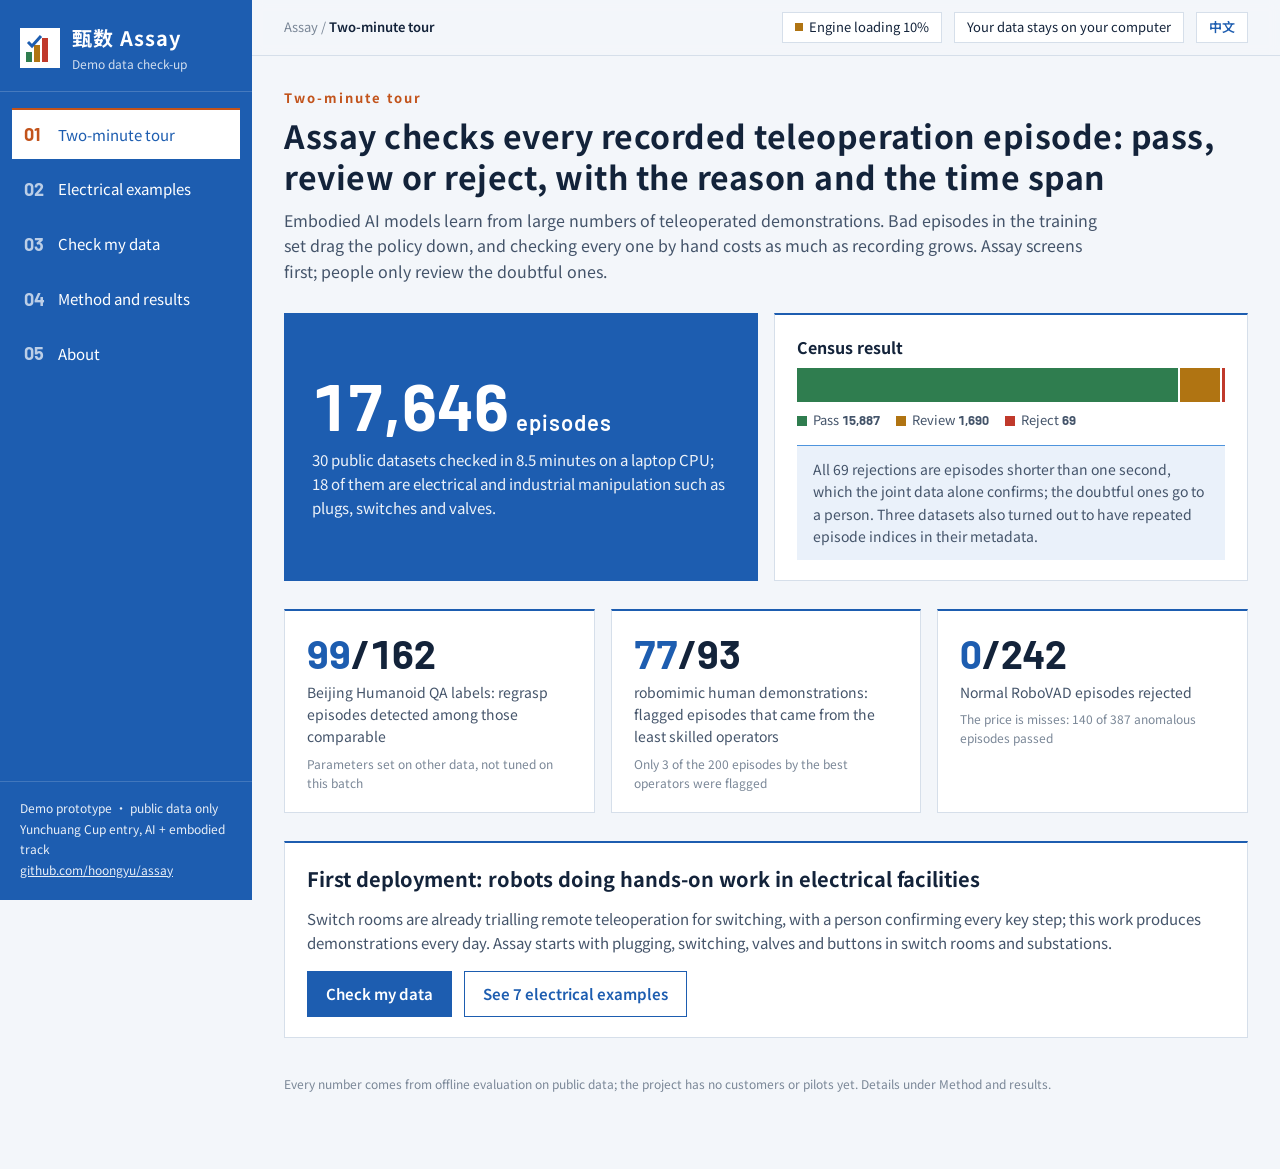
<file: index.html>
<!doctype html>
<html lang="zh-CN">
<head>
<meta charset="utf-8">
<meta name="viewport" content="width=device-width, initial-scale=1">
<title>甄数 Assay · 示范数据体检台</title>
<meta name="description" content="甄数（Assay）在浏览器里逐条检查机器人遥操作示范，判成合格、存疑、作废，写清原因和时间段。数据不离开你的电脑。">
<link rel="preconnect" href="https://fonts.googleapis.com">
<link rel="stylesheet" href="https://fonts.googleapis.com/css2?family=Barlow:wght@600;700&family=Noto+Sans+SC:wght@400;600;700&display=swap" media="print" onload="this.media='all'">
<link rel="stylesheet" href="assets/app.css?v=20261018b">
<link rel="icon" href="data:image/svg+xml,%3Csvg xmlns='http://www.w3.org/2000/svg' viewBox='0 0 32 32'%3E%3Crect width='32' height='32' fill='%231D5DB0'/%3E%3Cpath d='M8 17l5 5 11-12' stroke='white' stroke-width='3.5' fill='none'/%3E%3C/svg%3E">
</head>
<body>
<div class="shell">
  <aside class="side">
    <div class="brand">
      <svg width="40" height="40" viewBox="0 0 40 40" aria-hidden="true"><rect width="40" height="40" fill="#fff"/><rect x="6" y="24" width="6" height="10" fill="#2F7D4F"/><rect x="14" y="17" width="6" height="17" fill="#B07412"/><rect x="22" y="10" width="6" height="24" fill="#C0392B"/><path d="M8 14l4 4 9-10" stroke="#1D5DB0" stroke-width="3" fill="none"/></svg>
      <div><b>甄数 Assay</b><span data-i="brand.sub">示范数据体检台</span></div>
    </div>
    <ul class="nav">
      <li><a href="#overview" data-page="overview"><i>01</i><span data-i="nav.overview">两分钟看懂</span></a></li>
      <li><a href="#examples" data-page="examples"><i>02</i><span data-i="nav.examples">电气操作示例</span></a></li>
      <li><a href="#check" data-page="check"><i>03</i><span data-i="nav.check">体检我的数据</span></a></li>
      <li><a href="#method" data-page="method"><i>04</i><span data-i="nav.method">方法与成绩</span></a></li>
      <li><a href="#about" data-page="about"><i>05</i><span data-i="nav.about">关于</span></a></li>
    </ul>
    <div class="side-foot">
      <div data-i="side.foot1">演示原型 · 全部用公开数据</div>
      <div data-i="side.foot2">云创杯 AI+具身智能赛道参赛项目</div>
      <a href="https://github.com/hoongyu/assay" target="_blank" rel="noopener">github.com/hoongyu/assay</a>
    </div>
  </aside>

  <div class="main">
    <header class="top">
      <div class="crumb"><span data-i="crumb.root">甄数</span> / <b id="crumb-page">两分钟看懂</b></div>
      <span class="pill loading" id="engine-pill"><span class="dot"></span><span id="engine-text" data-i="engine.idle">引擎准备中</span></span>
      <span class="pill" data-i="pill.local">数据不出你的电脑</span>
      <span class="pill lang" id="lang-btn" role="button" tabindex="0">EN</span>
    </header>

    <!-- 01 总览 -->
    <section class="page" id="page-overview">
      <p class="eyebrow" data-i="ov.eyebrow">两分钟看懂</p>
      <h1 data-i="ov.h1">录完的每条遥操作示范，甄数逐条判成合格、存疑、作废，写清原因和出问题的时间段</h1>
      <p class="lead" data-i="ov.lead">具身智能模型靠大量遥操作示范训练。问题示范混进训练集，会拖累训练出的策略；人工逐条看，成本随采集量一起涨。甄数先筛一遍，质检员只复看存疑的。</p>
      <div class="grid g2">
        <div class="block">
          <div class="big num"><span data-count="17646">17,646</span><small data-i="ov.block.unit">条示范</small></div>
          <p data-i="ov.block.text">30 个公开数据集，笔记本电脑 CPU 上 8 分半钟查完；其中 18 个是插拔、开关、阀门这类电气和工业操作。</p>
        </div>
        <div class="card">
          <h3 data-i="ov.census.h">体检结果</h3>
          <div class="bar tall" title="合格 15,887 / 存疑 1,690 / 作废 69"><span class="p" style="flex-grow:15887"></span><span class="d" style="flex-grow:1690"></span><span class="r" style="flex-grow:69"></span></div>
          <div class="legend"><span><i style="background:var(--pass)"></i><span data-i="lab.pass">合格</span> <b class="num">15,887</b></span><span><i style="background:var(--doubt)"></i><span data-i="lab.doubt">存疑</span> <b class="num">1,690</b></span><span><i style="background:var(--reject)"></i><span data-i="lab.reject">作废</span> <b class="num">69</b></span></div>
          <p class="note" style="margin:14px 0 0" data-i="ov.census.note">作废的 69 条全是不到 1 秒的示范，看关节数据就能核实；存疑的交给人复看。还查出 3 份数据集的元数据编号重复。</p>
        </div>
      </div>
      <div class="grid g3 section">
        <div class="card stat"><div class="k num"><em>99</em>/162</div><div class="t" data-i="ov.s1.t">北京人形真质检标签：“二次抓取”能比的示范里检出的条数</div><div class="s" data-i="ov.s1.s">参数在别的数据集上定，没在这批数据上调</div></div>
        <div class="card stat"><div class="k num"><em>77</em>/93</div><div class="t" data-i="ov.s2.t">robomimic 真人示范：甄数标出的示范里，来自水平差的操作员的条数</div><div class="s" data-i="ov.s2.s">水平好的 200 条只标出 3 条</div></div>
        <div class="card stat"><div class="k num"><em>0</em>/242</div><div class="t" data-i="ov.s3.t">RoboVAD 正常示范里被判作废的条数</div><div class="s" data-i="ov.s3.s">代价是漏检：有异常的 387 条里 140 条判了合格</div></div>
      </div>
      <div class="section card">
        <h2 data-i="ov.scene.h">第一个落地场景：电力设施里机器人动手的操作</h2>
        <p style="margin:0;color:var(--ink-2)" data-i="ov.scene.p">配电室已经在试用远程遥操作分合闸，每一步人确认后机器人才执行；这类作业每天都在产生示范数据。甄数先做配电房和变电站开关室的插拔、分合闸、旋阀门、按按钮。</p>
        <div class="row" style="margin-top:16px">
          <a class="btn" href="#check" data-i="ov.cta1">体检我的数据</a>
          <a class="btn ghost" href="#examples" data-i="ov.cta2">看 7 份电气操作示例</a>
        </div>
      </div>
      <p class="foot" data-i="ov.foot">所有数字都来自公开数据上的离线评测，项目还没有客户和试点。明细见“方法与成绩”。</p>
    </section>

    <!-- 02 示例 -->
    <section class="page" id="page-examples">
      <p class="eyebrow" data-i="ex.eyebrow">电气操作示例</p>
      <h1 data-i="ex.h1">7 份公开的电气和工业操作示范，甄数的报告打开就能看</h1>
      <p class="lead" data-i="ex.lead">都是 Hugging Face 上公开的 LeRobot 数据集，只用关节规则，参数没有调整。点一份，下面打开完整报告。</p>
      <div class="ex-list" id="ex-list"></div>
      <div class="viewer" id="ex-viewer">
        <div class="viewer-head"><b id="ex-title">—</b><a class="btn ghost" id="ex-dl" download data-i="ex.dl">下载报告</a></div>
        <iframe id="ex-frame" title="report"></iframe>
      </div>
    </section>

    <!-- 03 体检我的数据 -->
    <section class="page" id="page-check">
      <p class="eyebrow" data-i="ck.eyebrow">体检我的数据</p>
      <h1 data-i="ck.h1">把数据拖进来，甄数在你的浏览器里查，文件不上传</h1>
      <p class="lead" data-i="ck.lead">支持 LeRobot v3 数据集打成的 zip（含 meta/ 和 data/，不需要视频），以及 robomimic、RoboMIND 的 HDF5 文件。只跑关节规则；视频评判要显卡，不在网页里。</p>
      <div class="grid g2">
        <div>
          <label class="drop" id="drop">
            <div class="ico"><svg width="22" height="22" viewBox="0 0 24 24" fill="none" stroke="currentColor" stroke-width="2"><path d="M12 16V4M6 10l6-6 6 6M4 20h16"/></svg></div>
            <p><b data-i="ck.drop.b">拖入 zip 或 HDF5，或点这里选文件</b></p>
            <small data-i="ck.drop.s">100 MB 以内；文件只在本页面里处理，关掉页面就没了</small>
            <input type="file" id="file" accept=".zip,.hdf5,.h5" hidden>
          </label>
          <div class="row" style="margin-top:12px">
            <button class="btn" id="sample-btn" data-i="ck.sample">用样例数据试一下（叠方块 56 条）</button>
          </div>
          <p class="note" style="margin-top:14px" data-i="ck.privacy"><b>数据不出你的电脑。</b>甄数的程序和运行环境都在本页面里，第一次打开要下载约 30 MB，之后浏览器会缓存。</p>
        </div>
        <div class="card">
          <h3 data-i="ck.engine.h">引擎</h3>
          <div class="steps" id="steps">
            <div class="step" data-step="0"><i>1</i><span data-i="st.0">载入运行环境</span><span class="tm"></span></div>
            <div class="step" data-step="1"><i>2</i><span data-i="st.1">载入 numpy、pyarrow、h5py</span><span class="tm"></span></div>
            <div class="step" data-step="2"><i>3</i><span data-i="st.2">安装甄数并预热</span><span class="tm"></span></div>
            <div class="step" data-step="3"><i>4</i><span data-i="st.3">读入数据</span><span class="tm"></span></div>
            <div class="step" data-step="4"><i>5</i><span data-i="st.4">逐条检查</span><span class="tm"></span></div>
            <div class="step" data-step="5"><i>6</i><span data-i="st.5">出报告</span><span class="tm"></span></div>
          </div>
          <div class="progress"><span id="prog"></span></div>
          <small style="color:var(--muted)" id="prog-text"></small>
          <div class="err-box" id="err"></div>
        </div>
      </div>
      <div id="result" style="display:none" class="section">
        <div class="grid g4 result-tiles">
          <div class="card stat"><div class="k num" id="r-n">0</div><div class="t" data-i="rs.n">条示范</div></div>
          <div class="card stat pass"><div class="k num" id="r-p">0</div><div class="t" data-i="lab.pass">合格</div></div>
          <div class="card stat doubt"><div class="k num" id="r-d">0</div><div class="t" data-i="rs.doubt">存疑：交给人复看</div></div>
          <div class="card stat reject"><div class="k num" id="r-r">0</div><div class="t" data-i="rs.reject">作废：写明依据</div></div>
        </div>
        <div class="grid g2 section">
          <div class="card"><h3 data-i="rs.causes">问题分布（按条数）</h3><div class="hbars" id="r-causes"></div></div>
          <div class="card"><h3 data-i="rs.more">这批数据</h3><div id="r-meta" style="font-size:14px;color:var(--ink-2)"></div>
            <div class="row" style="margin-top:14px"><a class="btn" id="dl-html" download="assay_report.html" data-i="rs.dlh">下载报告（HTML）</a><a class="btn ghost" id="dl-json" download="assay_report.json" data-i="rs.dlj">下载逐条明细（JSON）</a></div></div>
        </div>
        <div class="viewer"><div class="viewer-head"><b data-i="rs.report">甄数质检报告</b><span class="tag info" data-i="rs.offline">断网也能打开</span></div><iframe id="r-frame" title="report"></iframe></div>
      </div>
    </section>

    <!-- 04 方法与成绩 -->
    <section class="page" id="page-method">
      <p class="eyebrow" data-i="me.eyebrow">方法与成绩</p>
      <h1 data-i="me.h1">先定评测再写规则：阈值只在开发数据上定，所有比例写出分母</h1>
      <div class="layers">
        <div class="layer"><div class="no">1</div><h3 data-i="me.l1.h">客观硬规则</h3><p data-i="me.l1.p">读数缺失、时间戳倒退、示范过短：命中一条就作废</p></div>
        <div class="layer"><div class="no">2</div><h3 data-i="me.l2.h">同任务对比的关节规则</h3><p data-i="me.l2.p">停顿过长、空录、没做完、多余动作、二次抓取、动作不流畅；和同一任务的那批示范比，不用固定阈值</p></div>
        <div class="layer off"><div class="no">3</div><h3 data-i="me.l3.h">零样本视频评判</h3><p data-i="me.l3.p">Robometer-4B、TOPReward 查指令不符和物体掉落；要显卡，网页里不跑</p></div>
        <div class="layer"><div class="no">4</div><h3 data-i="me.l4.h">保守的判定融合</h3><p data-i="me.l4.p">硬规则命中，或 3 个独立来源中有 2 个指向同一处问题，才判作废；其余有发现的判存疑</p></div>
      </div>
      <div class="grid g2 section">
        <div class="card">
          <h2 data-i="me.d.h">robomimic：甄数标出的比例，按操作员水平分</h2>
          <div class="hbars" id="chart-d"></div>
          <p class="foot" style="margin-top:12px" data-i="me.d.foot">每档 100 条真人示范（Square、Can 两个任务各 300 条）。示范都完成了任务，差在动作质量，所以只判存疑。参数没改，第一次跑。</p>
        </div>
        <div class="card">
          <h2 data-i="me.c.h">北京人形真质检标签（RoboMIND）</h2>
          <div class="hbars" id="chart-c"></div>
          <p class="foot" style="margin-top:12px" data-i="me.c.foot">二次抓取的参数在 RoboVAD 上定，没在 RoboMIND 上调。常用的 3 个平顺度指标在这批标签上不比瞎猜好，没用上。</p>
        </div>
      </div>
      <div class="section card">
        <h2 data-i="me.lim.h">还不能说的</h2>
        <ul class="plain">
          <li data-i="me.lim.1">还没测过：用甄数筛过的数据训出的策略是不是更好。robomimic 上的下游实验已经备好，复赛前出结果。</li>
          <li data-i="me.lim.2">体检里存疑的 1,690 条没有标签可核，还没抽查。</li>
          <li data-i="me.lim.3">视频模型会误报：叠得太正、手臂遮挡都会骗过它们。</li>
          <li data-i="me.lim.4">动作质量只抓到一部分：北京人形标签上“动作不流畅”只检出 14%。</li>
          <li data-i="me.lim.5">电力设施的示范数据我们还没有，公开的电力操作数据集也没找到。</li>
        </ul>
      </div>
      <p class="foot"><span data-i="me.src">评测记录和复现命令都在代码仓库：</span><a href="https://github.com/hoongyu/assay" target="_blank" rel="noopener">github.com/hoongyu/assay</a></p>
    </section>

    <!-- 05 关于 -->
    <section class="page" id="page-about">
      <p class="eyebrow" data-i="ab.eyebrow">关于</p>
      <h1 data-i="ab.h1">Origo（知源）团队，4 人，都在柏林工业大学读硕士</h1>
      <div class="grid g2">
        <div class="card">
          <h3 data-i="ab.what.h">这是什么</h3>
          <p style="margin:0;color:var(--ink-2)" data-i="ab.what.p">甄数（Assay）是具身智能遥操作示范数据的自动质检软件，代码以 Apache-2.0 开源。这个网页是演示原型：甄数的 Python 程序通过 Pyodide 在你的浏览器里运行，和命令行版是同一份代码。</p>
        </div>
        <div class="card">
          <h3 data-i="ab.lic.h">授权和出处</h3>
          <ul class="plain">
            <li data-i="ab.lic.1">甄数和本网页：Apache-2.0</li>
            <li data-i="ab.lic.2">Pyodide 运行环境：MPL-2.0；numpy、pandas、h5py：BSD；pyarrow：Apache-2.0</li>
            <li data-i="ab.lic.3">样例数据 lerobot/svla_so100_stacking：Apache-2.0</li>
            <li data-i="ab.lic.4">7 份示例报告由 Hugging Face 上的公开数据集生成，授权为 Apache-2.0 或 MIT，网页里只放报告，不放原始数据</li>
          </ul>
        </div>
      </div>
      <p class="foot"><span data-i="ab.contact">问题和建议：</span><a href="https://github.com/hoongyu/assay/issues" target="_blank" rel="noopener">github.com/hoongyu/assay/issues</a></p>
    </section>
  </div>
</div>
<script src="assets/app.js?v=20261018b"></script>
</body>
</html>
</file>
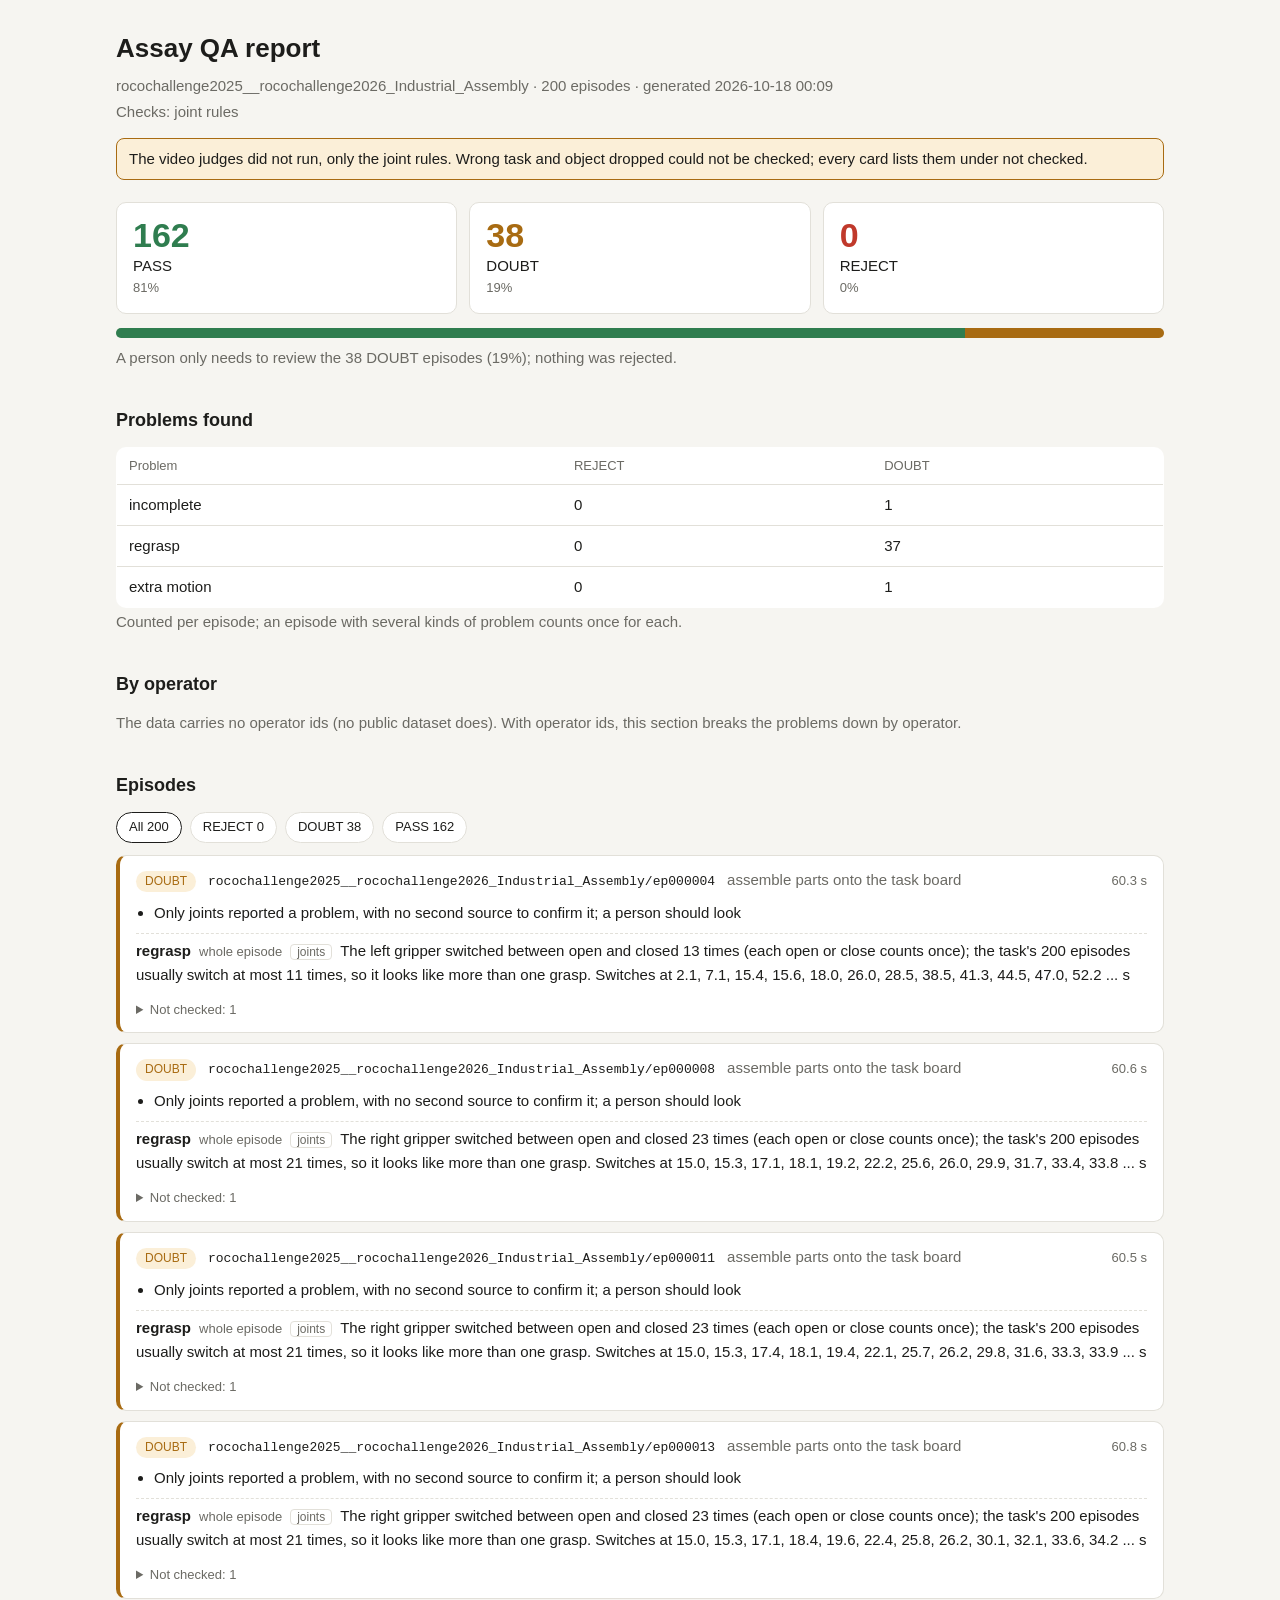
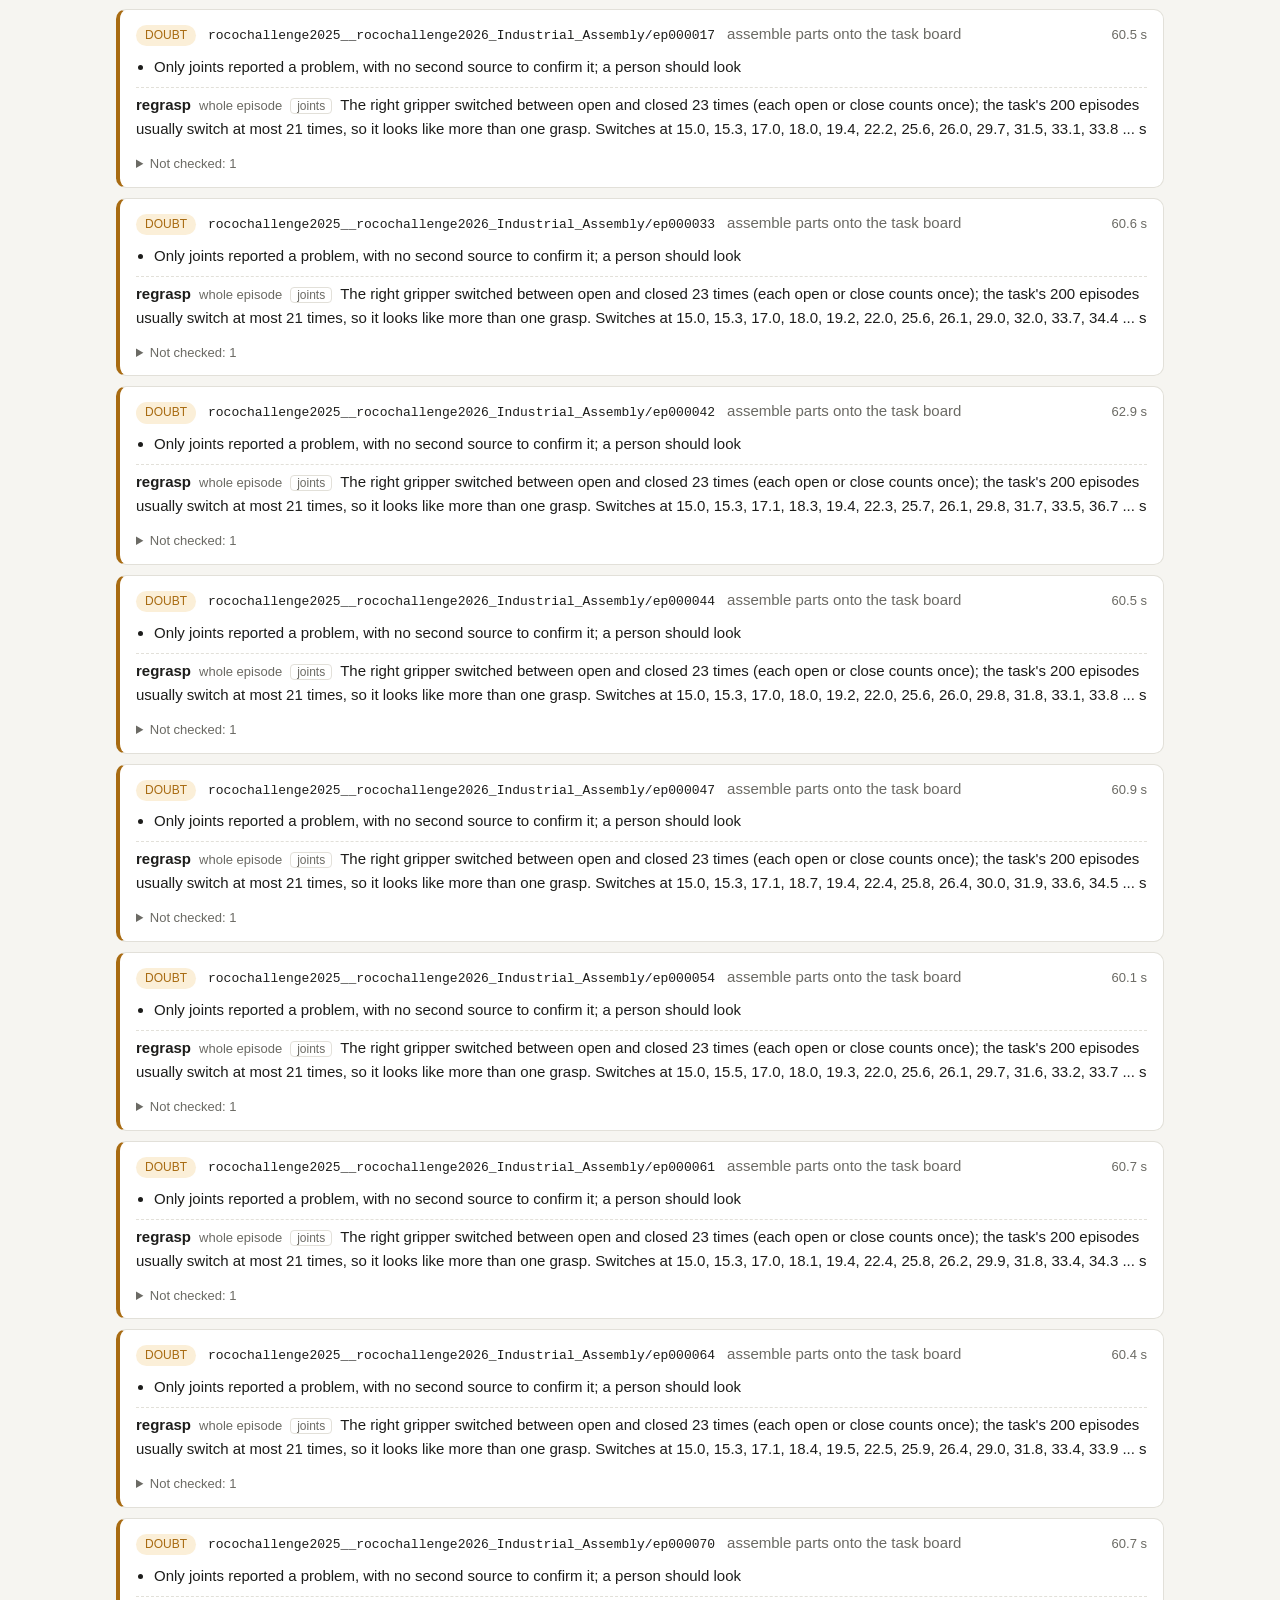
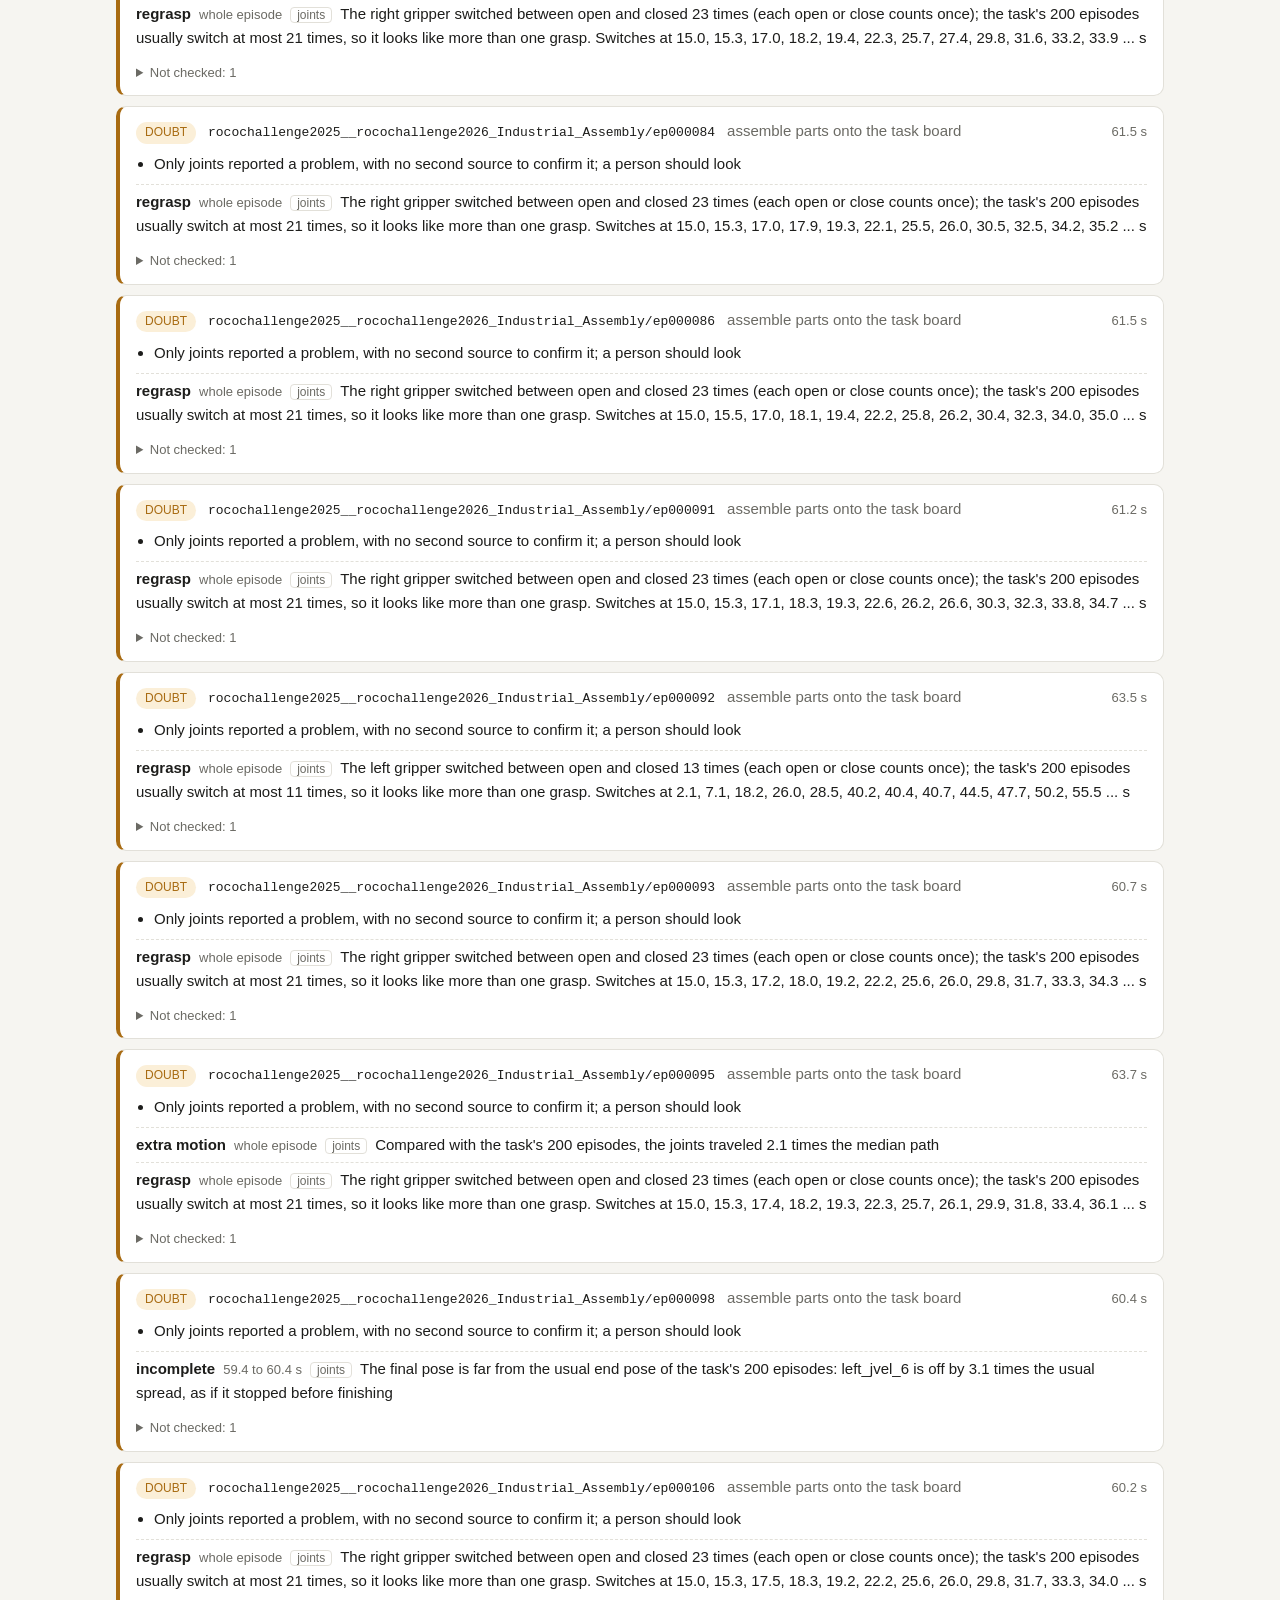
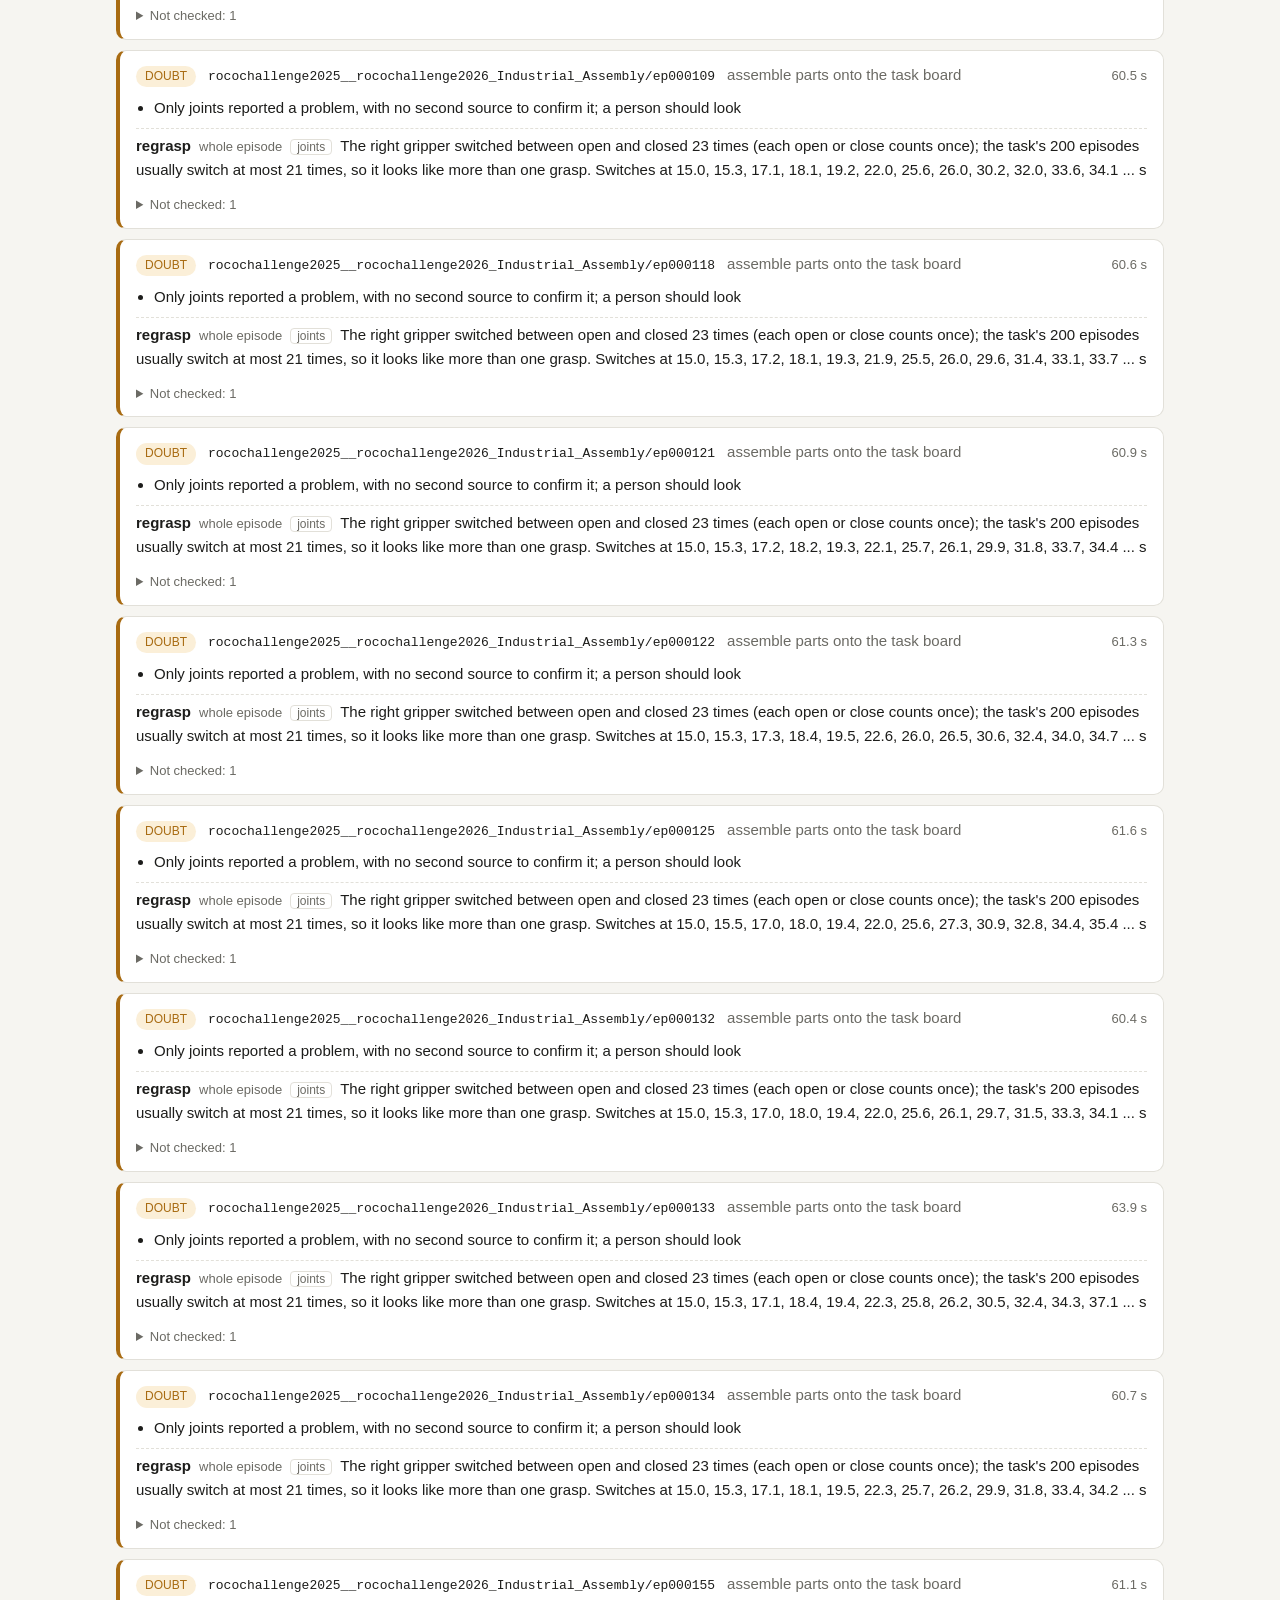
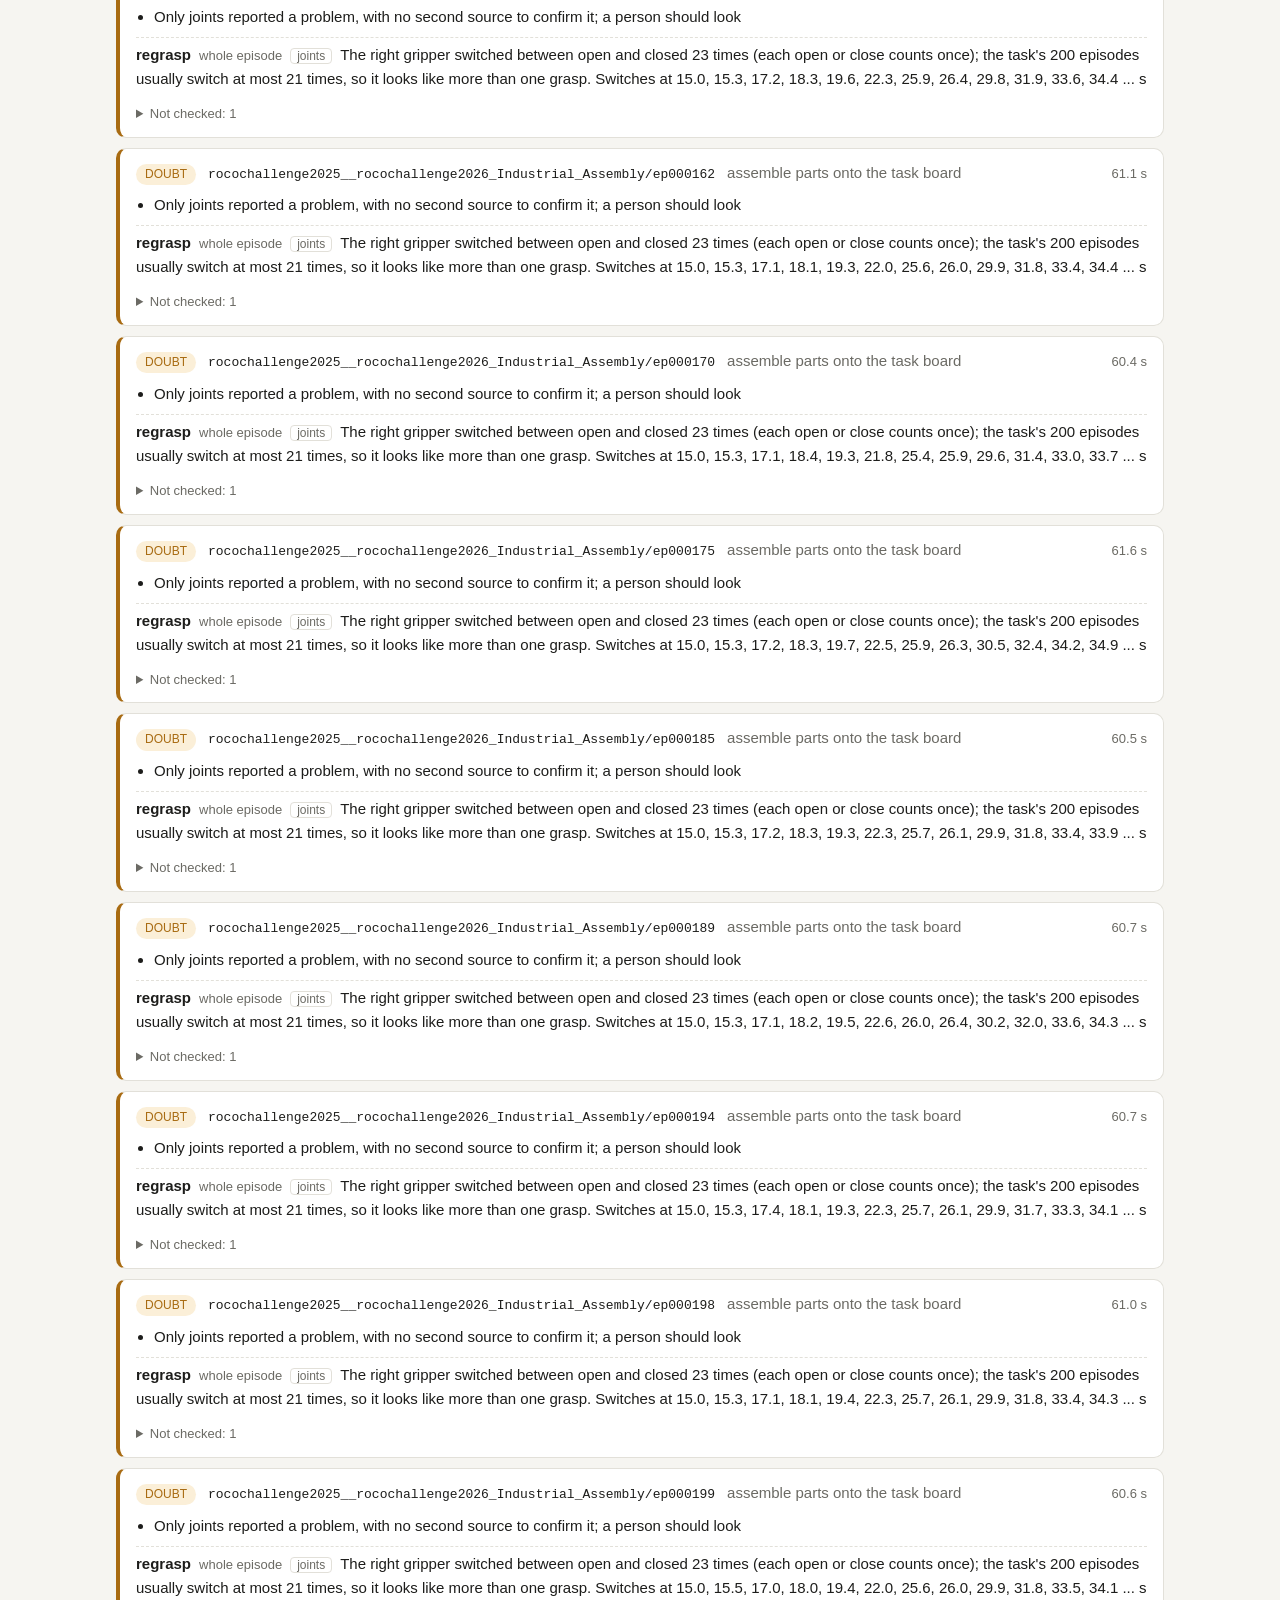
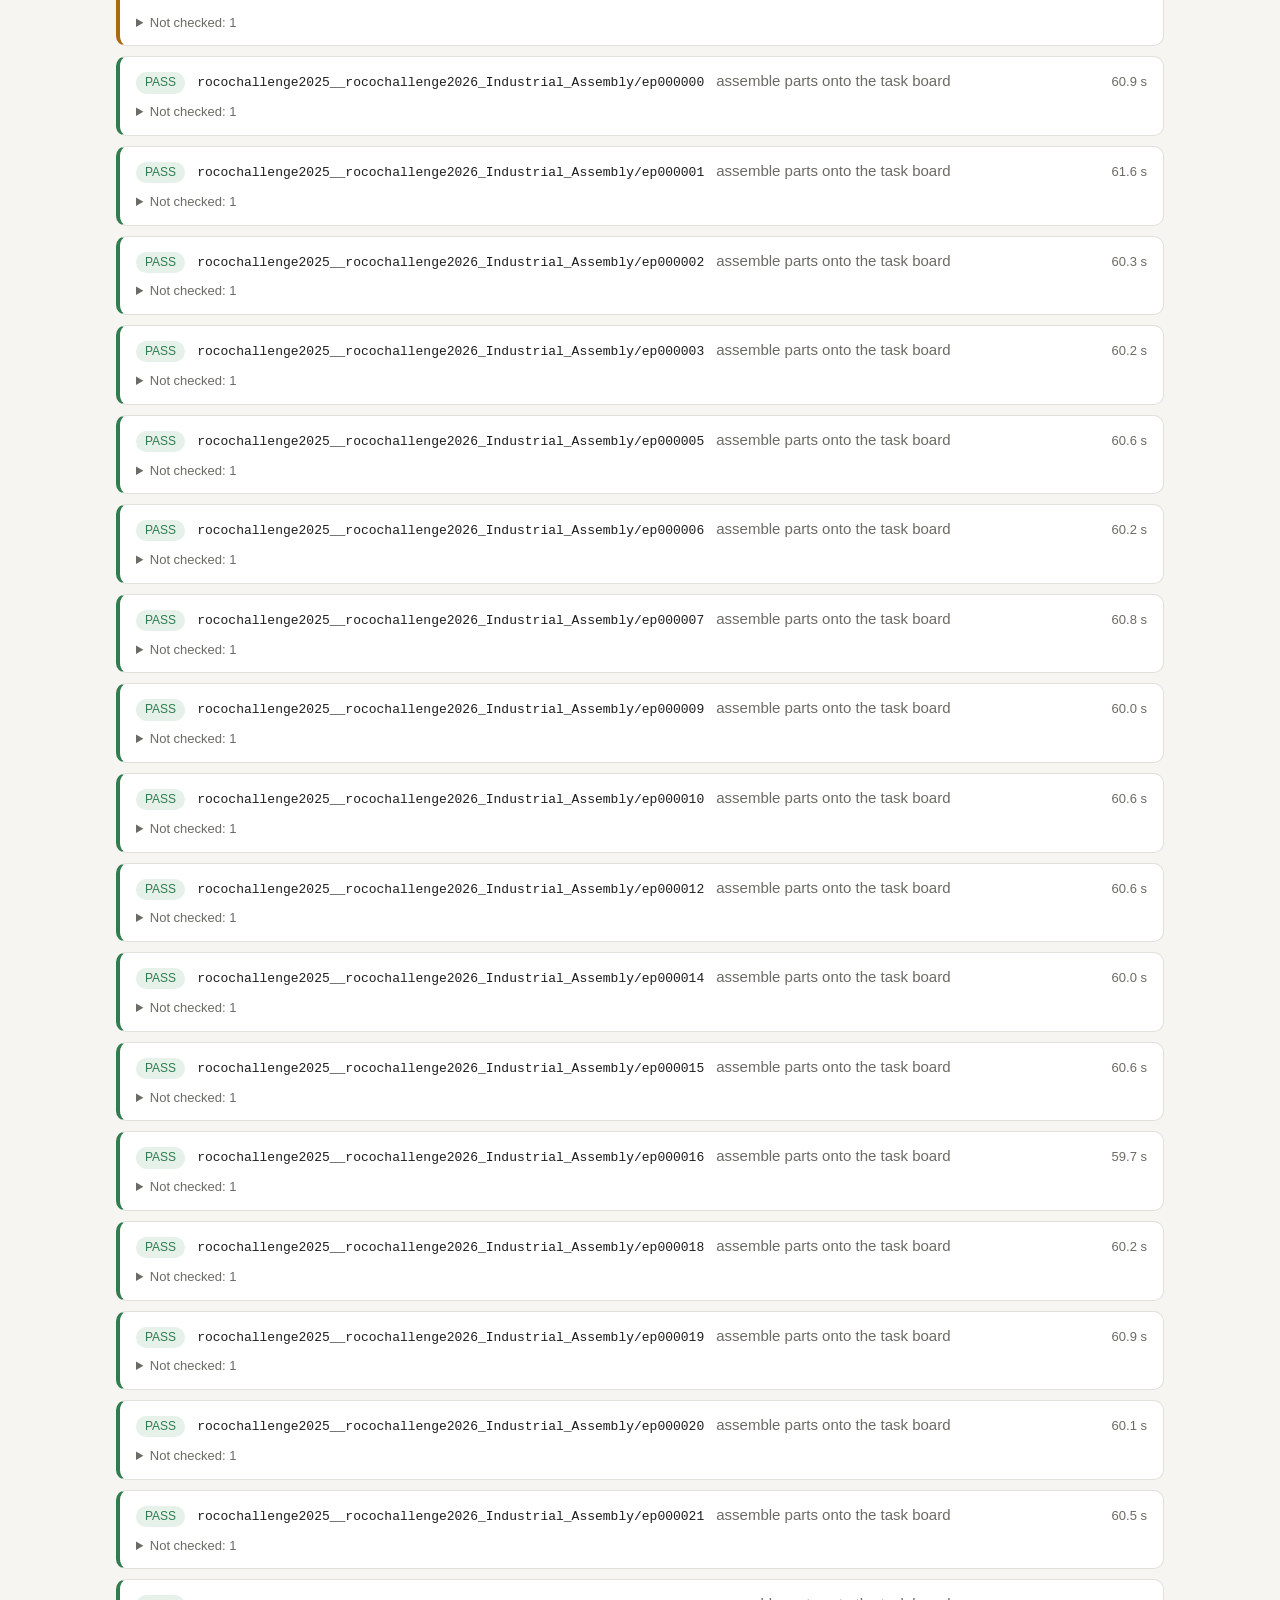
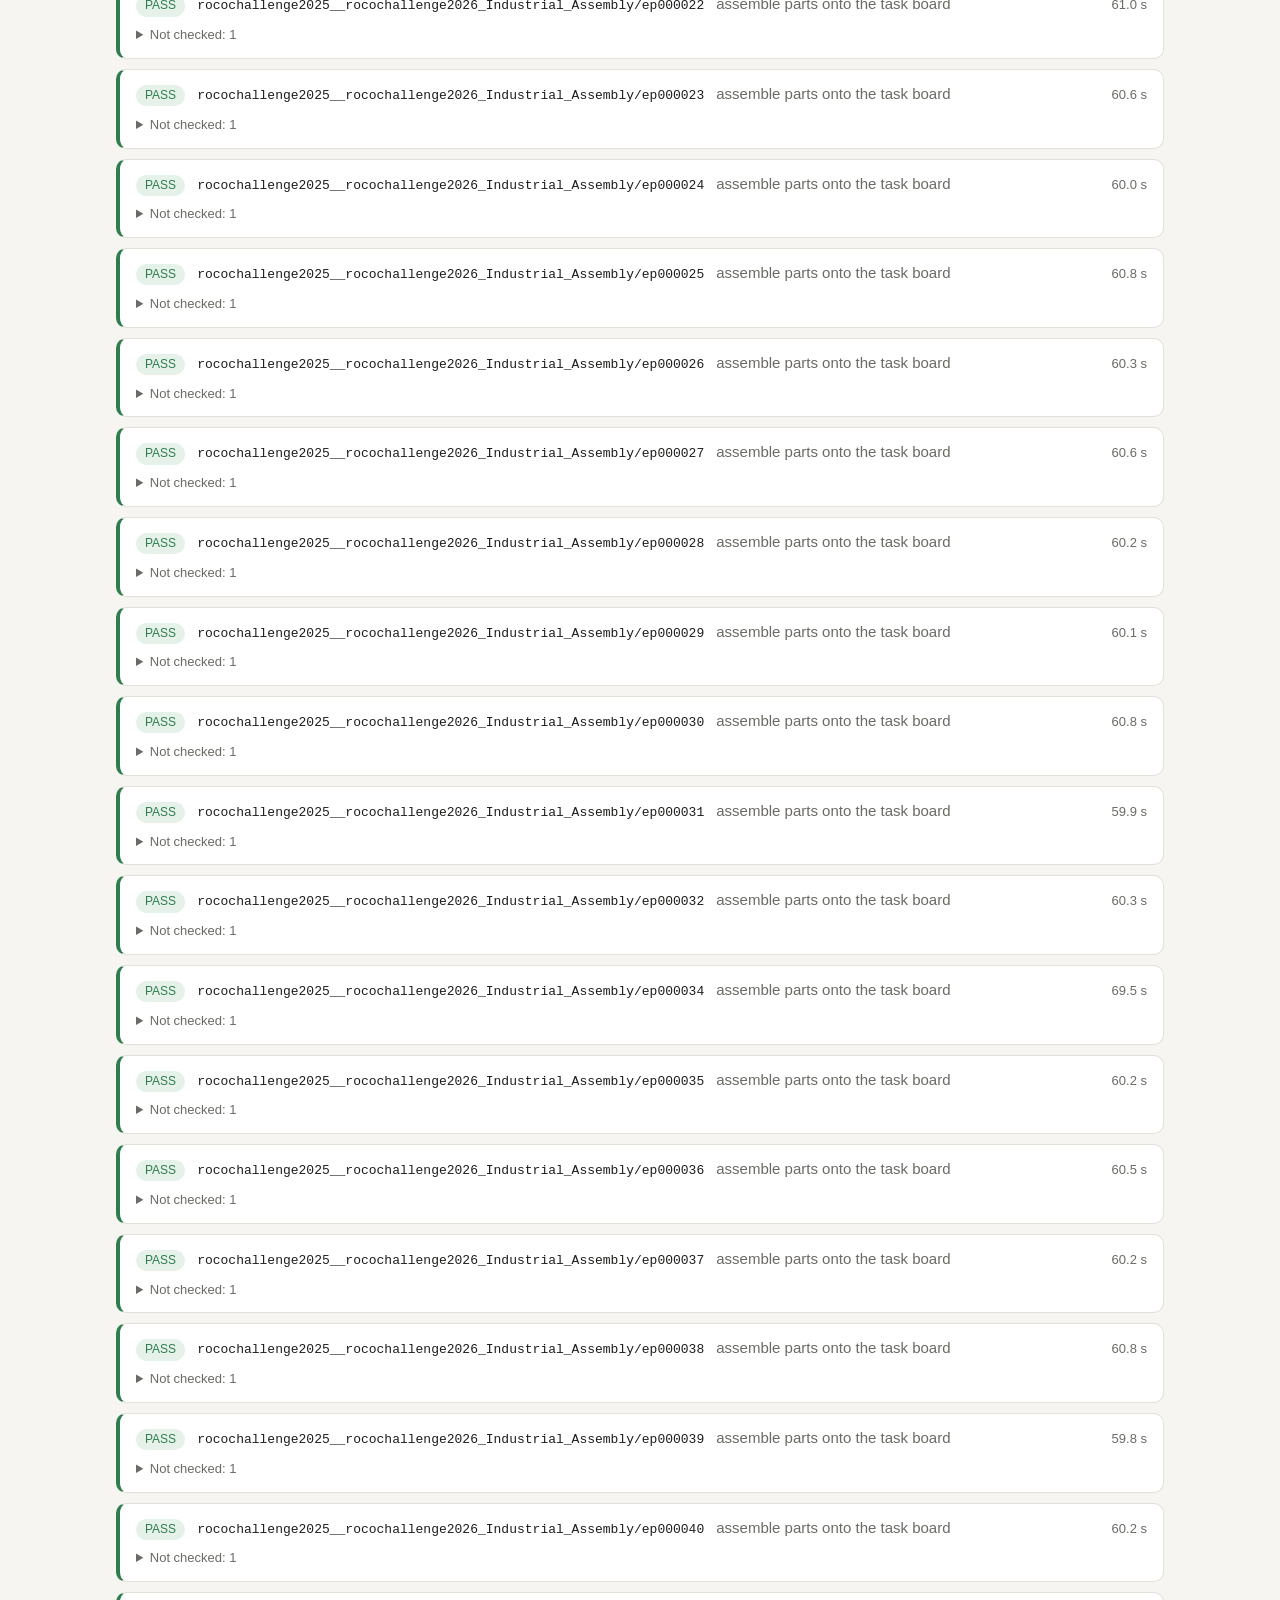
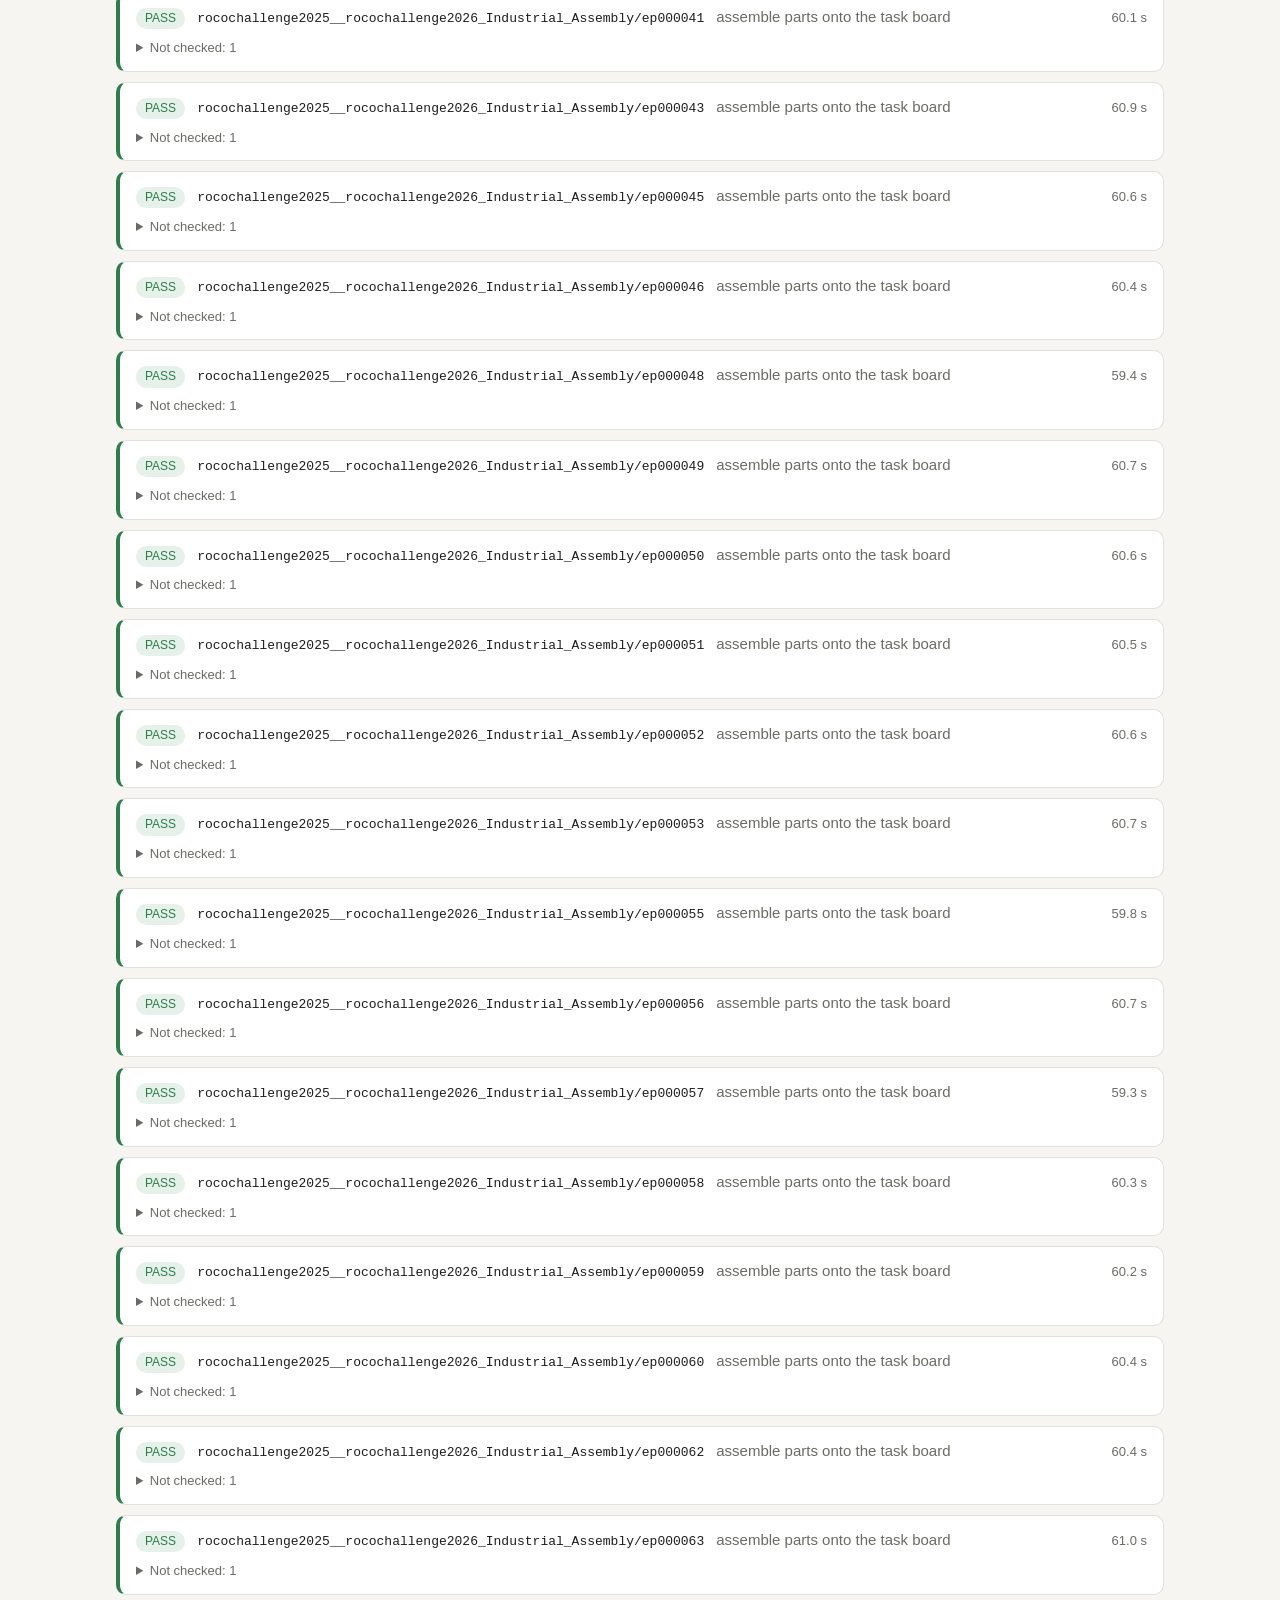
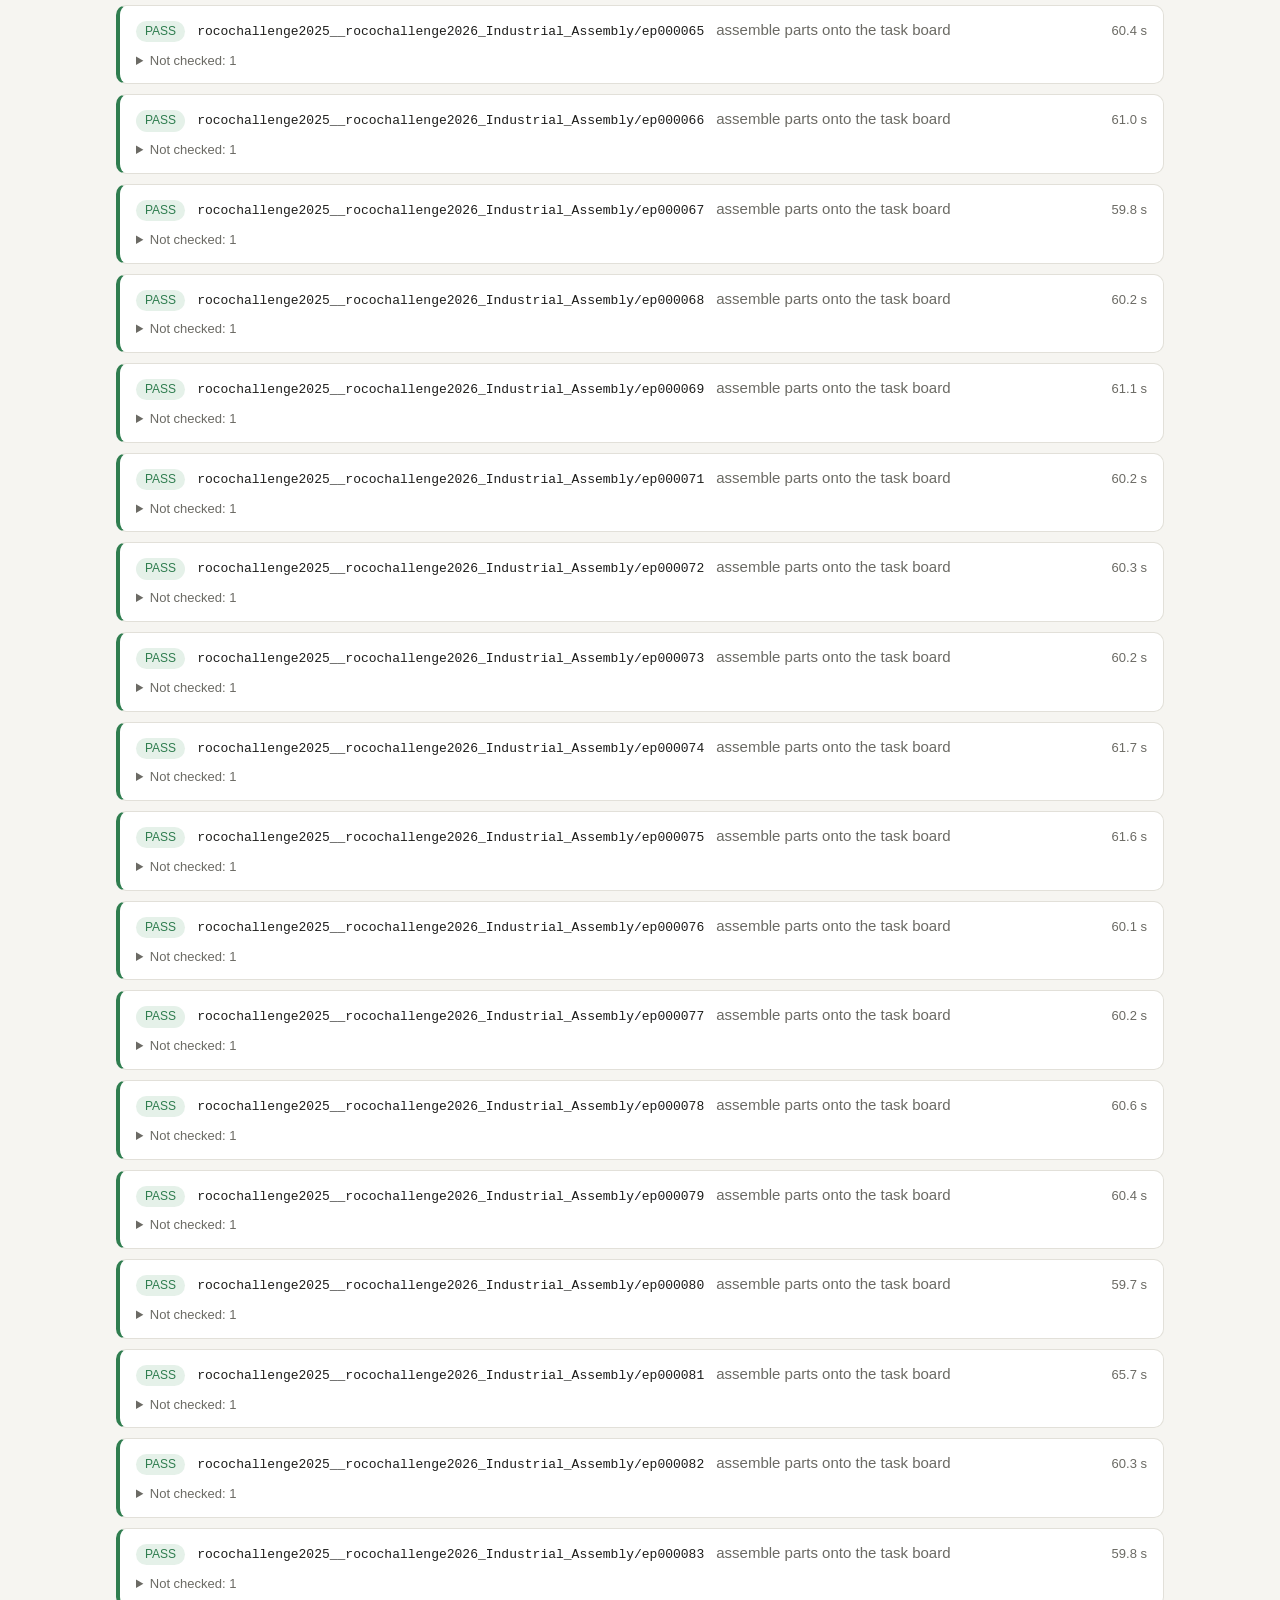
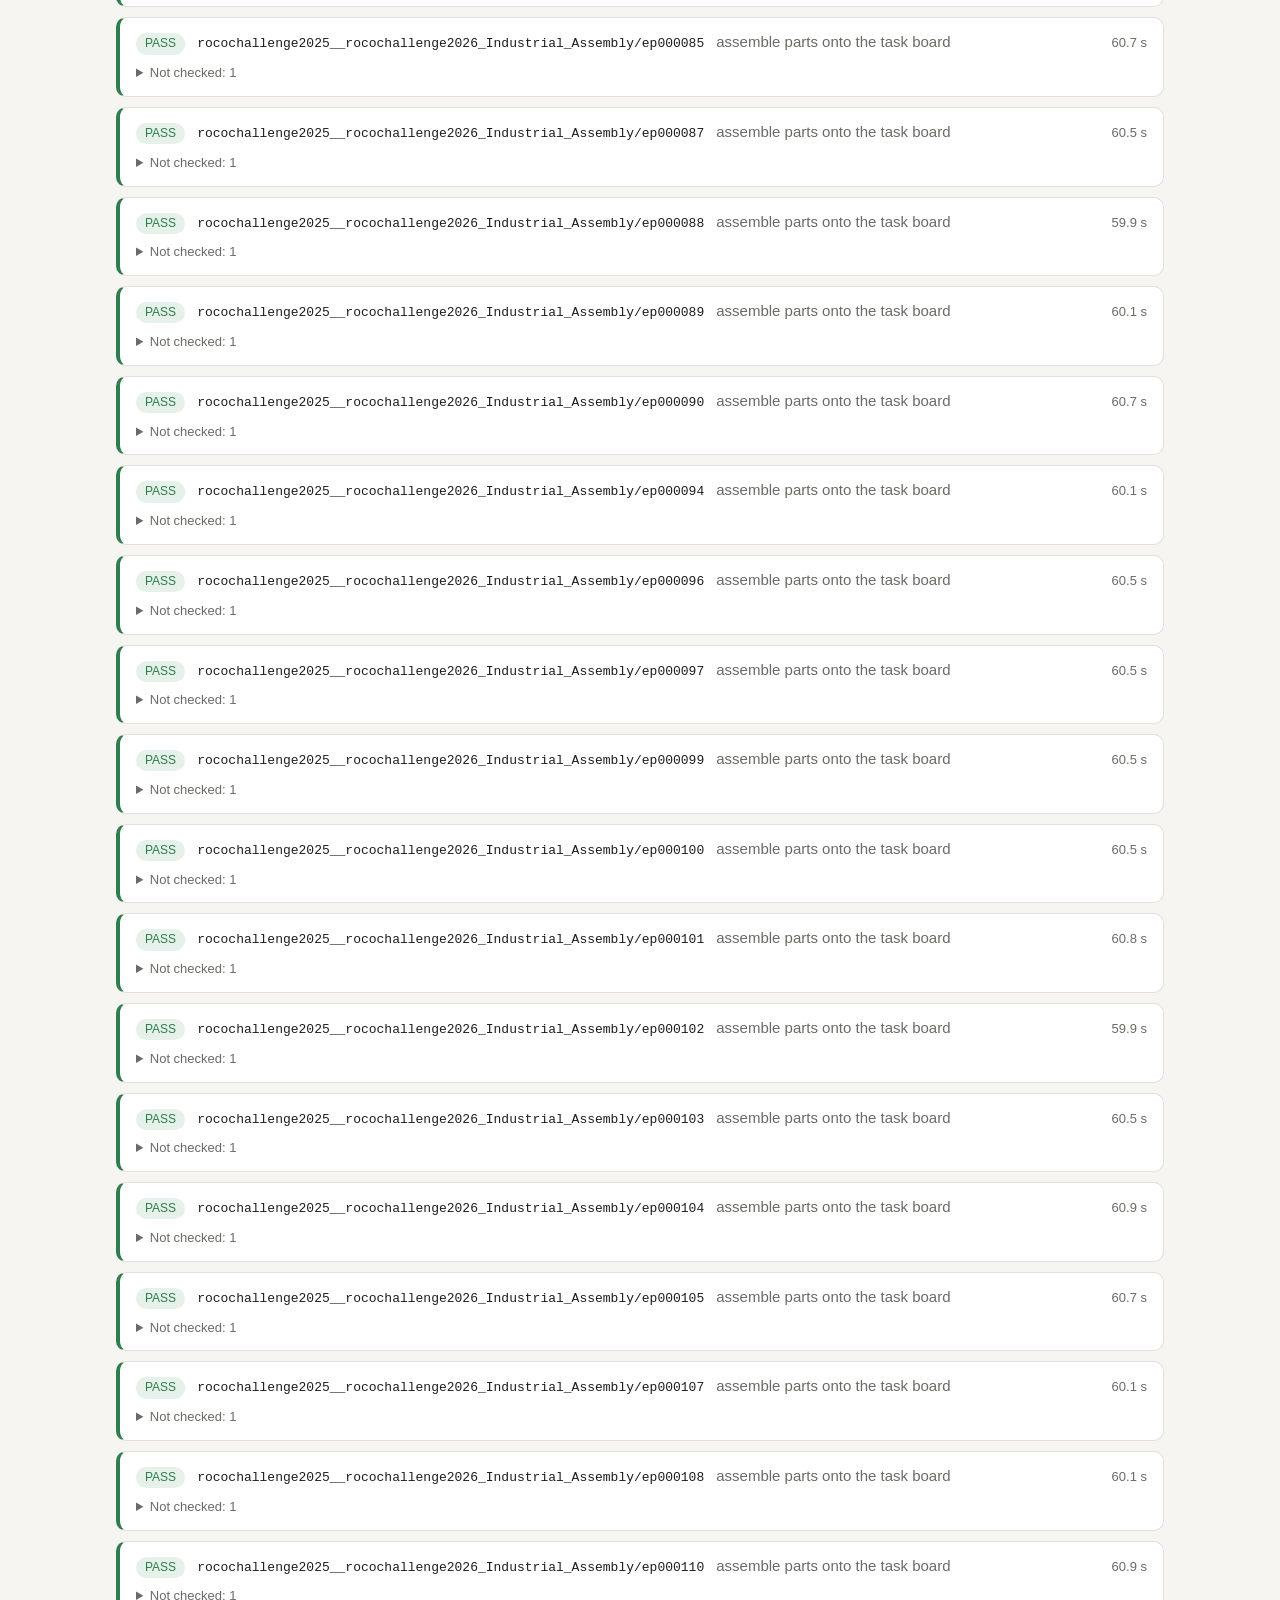
<file: examples/assembly.en.html>
<!doctype html>
<html lang="en"><head><meta charset="utf-8"><meta name="viewport" content="width=device-width, initial-scale=1"><title>Assay QA report · rocochallenge2025__rocochallenge2026_Industrial_Assembly</title><style>
:root{--bg:#f6f5f1;--fg:#1d1d1b;--muted:#6b6a64;--card:#fff;--line:#e2e0d9;--curve:#2b5cab;
--pass:#2f7d4f;--doubt:#a86b12;--reject:#c0392b;--pass-bg:#e5f1e9;--doubt-bg:#fbefd8;--reject-bg:#f9e2de}
@media (prefers-color-scheme:dark){:root{--bg:#161615;--fg:#ecebe6;--muted:#9a9993;--card:#1f1f1d;--line:#34342f;
--curve:#7aa7ef;--pass:#5cbf86;--doubt:#e0a640;--reject:#ef6f61;--pass-bg:#1c3125;--doubt-bg:#3a2d15;--reject-bg:#3d1f1b}}
*{box-sizing:border-box}
body{margin:0 auto;max-width:1080px;padding:28px 16px 40px;background:var(--bg);color:var(--fg);
font:15px/1.6 -apple-system,"PingFang SC","Microsoft YaHei","Noto Sans CJK SC",sans-serif}
h1{font-size:26px;margin:0 0 4px}
h2{font-size:18px;margin:36px 0 12px}
.sub,.note{color:var(--muted);margin:2px 0}
.banner{background:var(--doubt-bg);border:1px solid var(--doubt);border-radius:8px;padding:8px 12px;margin:14px 0 0}
.tiles{display:grid;grid-template-columns:repeat(3,1fr);gap:12px;margin-top:22px}
.tile{background:var(--card);border:1px solid var(--line);border-radius:10px;padding:14px 16px;display:flex;flex-direction:column}
.tile b{font-size:34px;line-height:1.1;font-variant-numeric:tabular-nums}
.tile.pass b{color:var(--pass)}.tile.doubt b{color:var(--doubt)}.tile.reject b{color:var(--reject)}
.tile em{font-style:normal;color:var(--muted);font-size:13px}
.bar{display:flex;height:10px;border-radius:5px;overflow:hidden;margin:14px 0 8px;background:var(--line)}
.bar i.pass{background:var(--pass)}.bar i.doubt{background:var(--doubt)}.bar i.reject{background:var(--reject)}
table{border-collapse:collapse;width:100%;background:var(--card);border:1px solid var(--line);border-radius:10px;overflow:hidden}
th,td{text-align:left;padding:8px 12px;border-bottom:1px solid var(--line);font-variant-numeric:tabular-nums}
th{color:var(--muted);font-weight:500;font-size:13px}
.filters{display:flex;gap:8px;flex-wrap:wrap;margin-bottom:12px}
.filters button{font:inherit;font-size:13px;padding:4px 12px;border-radius:999px;border:1px solid var(--line);
background:var(--card);color:var(--fg);cursor:pointer}
.filters button.on{border-color:var(--fg)}
.cards{display:flex;flex-direction:column;gap:10px}
.card{background:var(--card);border:1px solid var(--line);border-left:4px solid var(--line);border-radius:10px;padding:12px 16px}
.card.pass{border-left-color:var(--pass)}.card.doubt{border-left-color:var(--doubt)}.card.reject{border-left-color:var(--reject)}
.head{display:flex;flex-wrap:wrap;align-items:baseline;gap:6px 12px}
.badge{font-size:12px;padding:1px 9px;border-radius:999px;white-space:nowrap}
.badge.pass{background:var(--pass-bg);color:var(--pass)}.badge.doubt{background:var(--doubt-bg);color:var(--doubt)}
.badge.reject{background:var(--reject-bg);color:var(--reject)}
code{font-family:ui-monospace,Consolas,monospace;font-size:13px;overflow-wrap:anywhere}
.task{color:var(--muted)}.dur{color:var(--muted);font-size:13px;margin-left:auto}
.reasons{margin:8px 0 0;padding-left:18px}
.findings{list-style:none;margin:8px 0 0;padding:0}
.findings li{padding:5px 0;border-top:1px dashed var(--line)}
.cause{font-weight:600;margin-right:8px}.when{color:var(--muted);font-size:13px;margin-right:8px}
.src{color:var(--muted);font-size:12px;margin-right:8px;padding:0 6px;border:1px solid var(--line);border-radius:4px}
.spark{margin:10px 0 0}
.spark svg{width:100%;max-width:440px;height:56px;display:block;background:var(--bg);border-radius:6px}
.spark polyline{fill:none;stroke:var(--curve);stroke-width:2;vector-effect:non-scaling-stroke}
.spark rect.mark{opacity:.28}.spark rect.mark.doubt{fill:var(--doubt)}.spark rect.mark.reject{fill:var(--reject)}
.shots{display:grid;grid-template-columns:repeat(auto-fill,minmax(min(140px,45%),1fr));gap:6px;margin:10px 0 0;max-width:760px}
.shots figure{margin:0}.shots img{width:100%;height:auto;display:block;border-radius:6px;background:var(--line)}
figcaption{color:var(--muted);font-size:12px}
details{margin-top:8px;color:var(--muted);font-size:13px}
details ul{margin:4px 0 0;padding-left:18px}
footer{margin-top:44px;color:var(--muted);font-size:13px;border-top:1px solid var(--line);padding-top:12px}
@media (max-width:600px){.tiles{grid-template-columns:1fr}.dur{margin-left:0}}
</style></head><body><header><h1>Assay QA report</h1><p class="sub">rocochallenge2025__rocochallenge2026_Industrial_Assembly · 200 episodes · generated 2026-10-18 00:09</p><p class="sub">Checks: joint rules</p><p class="banner">The video judges did not run, only the joint rules. Wrong task and object dropped could not be checked; every card lists them under not checked.</p></header><section class="funnel"><div class="tiles"><div class="tile pass"><b>162</b><span>PASS</span><em>81%</em></div><div class="tile doubt"><b>38</b><span>DOUBT</span><em>19%</em></div><div class="tile reject"><b>0</b><span>REJECT</span><em>0%</em></div></div><div class="bar"><i class="pass" style="width:81.00%"></i><i class="doubt" style="width:19.00%"></i></div><p class="note">A person only needs to review the 38 DOUBT episodes (19%); nothing was rejected.</p></section><section><h2>Problems found</h2><table class="causes"><thead><tr><th>Problem</th><th>REJECT</th><th>DOUBT</th></tr></thead><tbody><tr><td>incomplete</td><td>0</td><td>1</td></tr><tr><td>regrasp</td><td>0</td><td>37</td></tr><tr><td>extra motion</td><td>0</td><td>1</td></tr></tbody></table><p class="note">Counted per episode; an episode with several kinds of problem counts once for each.</p></section><section><h2>By operator</h2><p class="note">The data carries no operator ids (no public dataset does). With operator ids, this section breaks the problems down by operator.</p></section><section><h2>Episodes</h2><nav class="filters"><button type="button" data-f="all" class="on">All 200</button><button type="button" data-f="reject">REJECT 0</button><button type="button" data-f="doubt">DOUBT 38</button><button type="button" data-f="pass">PASS 162</button></nav><div class="cards"><article class="card doubt" data-label="doubt"><div class="head"><span class="badge doubt">DOUBT</span><code>rocochallenge2025__rocochallenge2026_Industrial_Assembly/ep000004</code><span class="task">assemble parts onto the task board</span><span class="dur">60.3 s</span></div><ul class="reasons"><li>Only joints reported a problem, with no second source to confirm it; a person should look</li></ul><ul class="findings"><li><span class="cause">regrasp</span><span class="when">whole episode</span><span class="src">joints</span>The left gripper switched between open and closed 13 times (each open or close counts once); the task&#x27;s 200 episodes usually switch at most 11 times, so it looks like more than one grasp. Switches at 2.1, 7.1, 15.4, 15.6, 18.0, 26.0, 28.5, 38.5, 41.3, 44.5, 47.0, 52.2 ... s</li></ul><details><summary>Not checked: 1</summary><ul><li>video judges: The video judges did not run (no GPU, or no cached results)</li></ul></details></article><article class="card doubt" data-label="doubt"><div class="head"><span class="badge doubt">DOUBT</span><code>rocochallenge2025__rocochallenge2026_Industrial_Assembly/ep000008</code><span class="task">assemble parts onto the task board</span><span class="dur">60.6 s</span></div><ul class="reasons"><li>Only joints reported a problem, with no second source to confirm it; a person should look</li></ul><ul class="findings"><li><span class="cause">regrasp</span><span class="when">whole episode</span><span class="src">joints</span>The right gripper switched between open and closed 23 times (each open or close counts once); the task&#x27;s 200 episodes usually switch at most 21 times, so it looks like more than one grasp. Switches at 15.0, 15.3, 17.1, 18.1, 19.2, 22.2, 25.6, 26.0, 29.9, 31.7, 33.4, 33.8 ... s</li></ul><details><summary>Not checked: 1</summary><ul><li>video judges: The video judges did not run (no GPU, or no cached results)</li></ul></details></article><article class="card doubt" data-label="doubt"><div class="head"><span class="badge doubt">DOUBT</span><code>rocochallenge2025__rocochallenge2026_Industrial_Assembly/ep000011</code><span class="task">assemble parts onto the task board</span><span class="dur">60.5 s</span></div><ul class="reasons"><li>Only joints reported a problem, with no second source to confirm it; a person should look</li></ul><ul class="findings"><li><span class="cause">regrasp</span><span class="when">whole episode</span><span class="src">joints</span>The right gripper switched between open and closed 23 times (each open or close counts once); the task&#x27;s 200 episodes usually switch at most 21 times, so it looks like more than one grasp. Switches at 15.0, 15.3, 17.4, 18.1, 19.4, 22.1, 25.7, 26.2, 29.8, 31.6, 33.3, 33.9 ... s</li></ul><details><summary>Not checked: 1</summary><ul><li>video judges: The video judges did not run (no GPU, or no cached results)</li></ul></details></article><article class="card doubt" data-label="doubt"><div class="head"><span class="badge doubt">DOUBT</span><code>rocochallenge2025__rocochallenge2026_Industrial_Assembly/ep000013</code><span class="task">assemble parts onto the task board</span><span class="dur">60.8 s</span></div><ul class="reasons"><li>Only joints reported a problem, with no second source to confirm it; a person should look</li></ul><ul class="findings"><li><span class="cause">regrasp</span><span class="when">whole episode</span><span class="src">joints</span>The right gripper switched between open and closed 23 times (each open or close counts once); the task&#x27;s 200 episodes usually switch at most 21 times, so it looks like more than one grasp. Switches at 15.0, 15.3, 17.1, 18.4, 19.6, 22.4, 25.8, 26.2, 30.1, 32.1, 33.6, 34.2 ... s</li></ul><details><summary>Not checked: 1</summary><ul><li>video judges: The video judges did not run (no GPU, or no cached results)</li></ul></details></article><article class="card doubt" data-label="doubt"><div class="head"><span class="badge doubt">DOUBT</span><code>rocochallenge2025__rocochallenge2026_Industrial_Assembly/ep000017</code><span class="task">assemble parts onto the task board</span><span class="dur">60.5 s</span></div><ul class="reasons"><li>Only joints reported a problem, with no second source to confirm it; a person should look</li></ul><ul class="findings"><li><span class="cause">regrasp</span><span class="when">whole episode</span><span class="src">joints</span>The right gripper switched between open and closed 23 times (each open or close counts once); the task&#x27;s 200 episodes usually switch at most 21 times, so it looks like more than one grasp. Switches at 15.0, 15.3, 17.0, 18.0, 19.4, 22.2, 25.6, 26.0, 29.7, 31.5, 33.1, 33.8 ... s</li></ul><details><summary>Not checked: 1</summary><ul><li>video judges: The video judges did not run (no GPU, or no cached results)</li></ul></details></article><article class="card doubt" data-label="doubt"><div class="head"><span class="badge doubt">DOUBT</span><code>rocochallenge2025__rocochallenge2026_Industrial_Assembly/ep000033</code><span class="task">assemble parts onto the task board</span><span class="dur">60.6 s</span></div><ul class="reasons"><li>Only joints reported a problem, with no second source to confirm it; a person should look</li></ul><ul class="findings"><li><span class="cause">regrasp</span><span class="when">whole episode</span><span class="src">joints</span>The right gripper switched between open and closed 23 times (each open or close counts once); the task&#x27;s 200 episodes usually switch at most 21 times, so it looks like more than one grasp. Switches at 15.0, 15.3, 17.0, 18.0, 19.2, 22.0, 25.6, 26.1, 29.0, 32.0, 33.7, 34.4 ... s</li></ul><details><summary>Not checked: 1</summary><ul><li>video judges: The video judges did not run (no GPU, or no cached results)</li></ul></details></article><article class="card doubt" data-label="doubt"><div class="head"><span class="badge doubt">DOUBT</span><code>rocochallenge2025__rocochallenge2026_Industrial_Assembly/ep000042</code><span class="task">assemble parts onto the task board</span><span class="dur">62.9 s</span></div><ul class="reasons"><li>Only joints reported a problem, with no second source to confirm it; a person should look</li></ul><ul class="findings"><li><span class="cause">regrasp</span><span class="when">whole episode</span><span class="src">joints</span>The right gripper switched between open and closed 23 times (each open or close counts once); the task&#x27;s 200 episodes usually switch at most 21 times, so it looks like more than one grasp. Switches at 15.0, 15.3, 17.1, 18.3, 19.4, 22.3, 25.7, 26.1, 29.8, 31.7, 33.5, 36.7 ... s</li></ul><details><summary>Not checked: 1</summary><ul><li>video judges: The video judges did not run (no GPU, or no cached results)</li></ul></details></article><article class="card doubt" data-label="doubt"><div class="head"><span class="badge doubt">DOUBT</span><code>rocochallenge2025__rocochallenge2026_Industrial_Assembly/ep000044</code><span class="task">assemble parts onto the task board</span><span class="dur">60.5 s</span></div><ul class="reasons"><li>Only joints reported a problem, with no second source to confirm it; a person should look</li></ul><ul class="findings"><li><span class="cause">regrasp</span><span class="when">whole episode</span><span class="src">joints</span>The right gripper switched between open and closed 23 times (each open or close counts once); the task&#x27;s 200 episodes usually switch at most 21 times, so it looks like more than one grasp. Switches at 15.0, 15.3, 17.0, 18.0, 19.2, 22.0, 25.6, 26.0, 29.8, 31.8, 33.1, 33.8 ... s</li></ul><details><summary>Not checked: 1</summary><ul><li>video judges: The video judges did not run (no GPU, or no cached results)</li></ul></details></article><article class="card doubt" data-label="doubt"><div class="head"><span class="badge doubt">DOUBT</span><code>rocochallenge2025__rocochallenge2026_Industrial_Assembly/ep000047</code><span class="task">assemble parts onto the task board</span><span class="dur">60.9 s</span></div><ul class="reasons"><li>Only joints reported a problem, with no second source to confirm it; a person should look</li></ul><ul class="findings"><li><span class="cause">regrasp</span><span class="when">whole episode</span><span class="src">joints</span>The right gripper switched between open and closed 23 times (each open or close counts once); the task&#x27;s 200 episodes usually switch at most 21 times, so it looks like more than one grasp. Switches at 15.0, 15.3, 17.1, 18.7, 19.4, 22.4, 25.8, 26.4, 30.0, 31.9, 33.6, 34.5 ... s</li></ul><details><summary>Not checked: 1</summary><ul><li>video judges: The video judges did not run (no GPU, or no cached results)</li></ul></details></article><article class="card doubt" data-label="doubt"><div class="head"><span class="badge doubt">DOUBT</span><code>rocochallenge2025__rocochallenge2026_Industrial_Assembly/ep000054</code><span class="task">assemble parts onto the task board</span><span class="dur">60.1 s</span></div><ul class="reasons"><li>Only joints reported a problem, with no second source to confirm it; a person should look</li></ul><ul class="findings"><li><span class="cause">regrasp</span><span class="when">whole episode</span><span class="src">joints</span>The right gripper switched between open and closed 23 times (each open or close counts once); the task&#x27;s 200 episodes usually switch at most 21 times, so it looks like more than one grasp. Switches at 15.0, 15.5, 17.0, 18.0, 19.3, 22.0, 25.6, 26.1, 29.7, 31.6, 33.2, 33.7 ... s</li></ul><details><summary>Not checked: 1</summary><ul><li>video judges: The video judges did not run (no GPU, or no cached results)</li></ul></details></article><article class="card doubt" data-label="doubt"><div class="head"><span class="badge doubt">DOUBT</span><code>rocochallenge2025__rocochallenge2026_Industrial_Assembly/ep000061</code><span class="task">assemble parts onto the task board</span><span class="dur">60.7 s</span></div><ul class="reasons"><li>Only joints reported a problem, with no second source to confirm it; a person should look</li></ul><ul class="findings"><li><span class="cause">regrasp</span><span class="when">whole episode</span><span class="src">joints</span>The right gripper switched between open and closed 23 times (each open or close counts once); the task&#x27;s 200 episodes usually switch at most 21 times, so it looks like more than one grasp. Switches at 15.0, 15.3, 17.0, 18.1, 19.4, 22.4, 25.8, 26.2, 29.9, 31.8, 33.4, 34.3 ... s</li></ul><details><summary>Not checked: 1</summary><ul><li>video judges: The video judges did not run (no GPU, or no cached results)</li></ul></details></article><article class="card doubt" data-label="doubt"><div class="head"><span class="badge doubt">DOUBT</span><code>rocochallenge2025__rocochallenge2026_Industrial_Assembly/ep000064</code><span class="task">assemble parts onto the task board</span><span class="dur">60.4 s</span></div><ul class="reasons"><li>Only joints reported a problem, with no second source to confirm it; a person should look</li></ul><ul class="findings"><li><span class="cause">regrasp</span><span class="when">whole episode</span><span class="src">joints</span>The right gripper switched between open and closed 23 times (each open or close counts once); the task&#x27;s 200 episodes usually switch at most 21 times, so it looks like more than one grasp. Switches at 15.0, 15.3, 17.1, 18.4, 19.5, 22.5, 25.9, 26.4, 29.0, 31.8, 33.4, 33.9 ... s</li></ul><details><summary>Not checked: 1</summary><ul><li>video judges: The video judges did not run (no GPU, or no cached results)</li></ul></details></article><article class="card doubt" data-label="doubt"><div class="head"><span class="badge doubt">DOUBT</span><code>rocochallenge2025__rocochallenge2026_Industrial_Assembly/ep000070</code><span class="task">assemble parts onto the task board</span><span class="dur">60.7 s</span></div><ul class="reasons"><li>Only joints reported a problem, with no second source to confirm it; a person should look</li></ul><ul class="findings"><li><span class="cause">regrasp</span><span class="when">whole episode</span><span class="src">joints</span>The right gripper switched between open and closed 23 times (each open or close counts once); the task&#x27;s 200 episodes usually switch at most 21 times, so it looks like more than one grasp. Switches at 15.0, 15.3, 17.0, 18.2, 19.4, 22.3, 25.7, 27.4, 29.8, 31.6, 33.2, 33.9 ... s</li></ul><details><summary>Not checked: 1</summary><ul><li>video judges: The video judges did not run (no GPU, or no cached results)</li></ul></details></article><article class="card doubt" data-label="doubt"><div class="head"><span class="badge doubt">DOUBT</span><code>rocochallenge2025__rocochallenge2026_Industrial_Assembly/ep000084</code><span class="task">assemble parts onto the task board</span><span class="dur">61.5 s</span></div><ul class="reasons"><li>Only joints reported a problem, with no second source to confirm it; a person should look</li></ul><ul class="findings"><li><span class="cause">regrasp</span><span class="when">whole episode</span><span class="src">joints</span>The right gripper switched between open and closed 23 times (each open or close counts once); the task&#x27;s 200 episodes usually switch at most 21 times, so it looks like more than one grasp. Switches at 15.0, 15.3, 17.0, 17.9, 19.3, 22.1, 25.5, 26.0, 30.5, 32.5, 34.2, 35.2 ... s</li></ul><details><summary>Not checked: 1</summary><ul><li>video judges: The video judges did not run (no GPU, or no cached results)</li></ul></details></article><article class="card doubt" data-label="doubt"><div class="head"><span class="badge doubt">DOUBT</span><code>rocochallenge2025__rocochallenge2026_Industrial_Assembly/ep000086</code><span class="task">assemble parts onto the task board</span><span class="dur">61.5 s</span></div><ul class="reasons"><li>Only joints reported a problem, with no second source to confirm it; a person should look</li></ul><ul class="findings"><li><span class="cause">regrasp</span><span class="when">whole episode</span><span class="src">joints</span>The right gripper switched between open and closed 23 times (each open or close counts once); the task&#x27;s 200 episodes usually switch at most 21 times, so it looks like more than one grasp. Switches at 15.0, 15.5, 17.0, 18.1, 19.4, 22.2, 25.8, 26.2, 30.4, 32.3, 34.0, 35.0 ... s</li></ul><details><summary>Not checked: 1</summary><ul><li>video judges: The video judges did not run (no GPU, or no cached results)</li></ul></details></article><article class="card doubt" data-label="doubt"><div class="head"><span class="badge doubt">DOUBT</span><code>rocochallenge2025__rocochallenge2026_Industrial_Assembly/ep000091</code><span class="task">assemble parts onto the task board</span><span class="dur">61.2 s</span></div><ul class="reasons"><li>Only joints reported a problem, with no second source to confirm it; a person should look</li></ul><ul class="findings"><li><span class="cause">regrasp</span><span class="when">whole episode</span><span class="src">joints</span>The right gripper switched between open and closed 23 times (each open or close counts once); the task&#x27;s 200 episodes usually switch at most 21 times, so it looks like more than one grasp. Switches at 15.0, 15.3, 17.1, 18.3, 19.3, 22.6, 26.2, 26.6, 30.3, 32.3, 33.8, 34.7 ... s</li></ul><details><summary>Not checked: 1</summary><ul><li>video judges: The video judges did not run (no GPU, or no cached results)</li></ul></details></article><article class="card doubt" data-label="doubt"><div class="head"><span class="badge doubt">DOUBT</span><code>rocochallenge2025__rocochallenge2026_Industrial_Assembly/ep000092</code><span class="task">assemble parts onto the task board</span><span class="dur">63.5 s</span></div><ul class="reasons"><li>Only joints reported a problem, with no second source to confirm it; a person should look</li></ul><ul class="findings"><li><span class="cause">regrasp</span><span class="when">whole episode</span><span class="src">joints</span>The left gripper switched between open and closed 13 times (each open or close counts once); the task&#x27;s 200 episodes usually switch at most 11 times, so it looks like more than one grasp. Switches at 2.1, 7.1, 18.2, 26.0, 28.5, 40.2, 40.4, 40.7, 44.5, 47.7, 50.2, 55.5 ... s</li></ul><details><summary>Not checked: 1</summary><ul><li>video judges: The video judges did not run (no GPU, or no cached results)</li></ul></details></article><article class="card doubt" data-label="doubt"><div class="head"><span class="badge doubt">DOUBT</span><code>rocochallenge2025__rocochallenge2026_Industrial_Assembly/ep000093</code><span class="task">assemble parts onto the task board</span><span class="dur">60.7 s</span></div><ul class="reasons"><li>Only joints reported a problem, with no second source to confirm it; a person should look</li></ul><ul class="findings"><li><span class="cause">regrasp</span><span class="when">whole episode</span><span class="src">joints</span>The right gripper switched between open and closed 23 times (each open or close counts once); the task&#x27;s 200 episodes usually switch at most 21 times, so it looks like more than one grasp. Switches at 15.0, 15.3, 17.2, 18.0, 19.2, 22.2, 25.6, 26.0, 29.8, 31.7, 33.3, 34.3 ... s</li></ul><details><summary>Not checked: 1</summary><ul><li>video judges: The video judges did not run (no GPU, or no cached results)</li></ul></details></article><article class="card doubt" data-label="doubt"><div class="head"><span class="badge doubt">DOUBT</span><code>rocochallenge2025__rocochallenge2026_Industrial_Assembly/ep000095</code><span class="task">assemble parts onto the task board</span><span class="dur">63.7 s</span></div><ul class="reasons"><li>Only joints reported a problem, with no second source to confirm it; a person should look</li></ul><ul class="findings"><li><span class="cause">extra motion</span><span class="when">whole episode</span><span class="src">joints</span>Compared with the task&#x27;s 200 episodes, the joints traveled 2.1 times the median path</li><li><span class="cause">regrasp</span><span class="when">whole episode</span><span class="src">joints</span>The right gripper switched between open and closed 23 times (each open or close counts once); the task&#x27;s 200 episodes usually switch at most 21 times, so it looks like more than one grasp. Switches at 15.0, 15.3, 17.4, 18.2, 19.3, 22.3, 25.7, 26.1, 29.9, 31.8, 33.4, 36.1 ... s</li></ul><details><summary>Not checked: 1</summary><ul><li>video judges: The video judges did not run (no GPU, or no cached results)</li></ul></details></article><article class="card doubt" data-label="doubt"><div class="head"><span class="badge doubt">DOUBT</span><code>rocochallenge2025__rocochallenge2026_Industrial_Assembly/ep000098</code><span class="task">assemble parts onto the task board</span><span class="dur">60.4 s</span></div><ul class="reasons"><li>Only joints reported a problem, with no second source to confirm it; a person should look</li></ul><ul class="findings"><li><span class="cause">incomplete</span><span class="when">59.4 to 60.4 s</span><span class="src">joints</span>The final pose is far from the usual end pose of the task&#x27;s 200 episodes: left_jvel_6 is off by 3.1 times the usual spread, as if it stopped before finishing</li></ul><details><summary>Not checked: 1</summary><ul><li>video judges: The video judges did not run (no GPU, or no cached results)</li></ul></details></article><article class="card doubt" data-label="doubt"><div class="head"><span class="badge doubt">DOUBT</span><code>rocochallenge2025__rocochallenge2026_Industrial_Assembly/ep000106</code><span class="task">assemble parts onto the task board</span><span class="dur">60.2 s</span></div><ul class="reasons"><li>Only joints reported a problem, with no second source to confirm it; a person should look</li></ul><ul class="findings"><li><span class="cause">regrasp</span><span class="when">whole episode</span><span class="src">joints</span>The right gripper switched between open and closed 23 times (each open or close counts once); the task&#x27;s 200 episodes usually switch at most 21 times, so it looks like more than one grasp. Switches at 15.0, 15.3, 17.5, 18.3, 19.2, 22.2, 25.6, 26.0, 29.8, 31.7, 33.3, 34.0 ... s</li></ul><details><summary>Not checked: 1</summary><ul><li>video judges: The video judges did not run (no GPU, or no cached results)</li></ul></details></article><article class="card doubt" data-label="doubt"><div class="head"><span class="badge doubt">DOUBT</span><code>rocochallenge2025__rocochallenge2026_Industrial_Assembly/ep000109</code><span class="task">assemble parts onto the task board</span><span class="dur">60.5 s</span></div><ul class="reasons"><li>Only joints reported a problem, with no second source to confirm it; a person should look</li></ul><ul class="findings"><li><span class="cause">regrasp</span><span class="when">whole episode</span><span class="src">joints</span>The right gripper switched between open and closed 23 times (each open or close counts once); the task&#x27;s 200 episodes usually switch at most 21 times, so it looks like more than one grasp. Switches at 15.0, 15.3, 17.1, 18.1, 19.2, 22.0, 25.6, 26.0, 30.2, 32.0, 33.6, 34.1 ... s</li></ul><details><summary>Not checked: 1</summary><ul><li>video judges: The video judges did not run (no GPU, or no cached results)</li></ul></details></article><article class="card doubt" data-label="doubt"><div class="head"><span class="badge doubt">DOUBT</span><code>rocochallenge2025__rocochallenge2026_Industrial_Assembly/ep000118</code><span class="task">assemble parts onto the task board</span><span class="dur">60.6 s</span></div><ul class="reasons"><li>Only joints reported a problem, with no second source to confirm it; a person should look</li></ul><ul class="findings"><li><span class="cause">regrasp</span><span class="when">whole episode</span><span class="src">joints</span>The right gripper switched between open and closed 23 times (each open or close counts once); the task&#x27;s 200 episodes usually switch at most 21 times, so it looks like more than one grasp. Switches at 15.0, 15.3, 17.2, 18.1, 19.3, 21.9, 25.5, 26.0, 29.6, 31.4, 33.1, 33.7 ... s</li></ul><details><summary>Not checked: 1</summary><ul><li>video judges: The video judges did not run (no GPU, or no cached results)</li></ul></details></article><article class="card doubt" data-label="doubt"><div class="head"><span class="badge doubt">DOUBT</span><code>rocochallenge2025__rocochallenge2026_Industrial_Assembly/ep000121</code><span class="task">assemble parts onto the task board</span><span class="dur">60.9 s</span></div><ul class="reasons"><li>Only joints reported a problem, with no second source to confirm it; a person should look</li></ul><ul class="findings"><li><span class="cause">regrasp</span><span class="when">whole episode</span><span class="src">joints</span>The right gripper switched between open and closed 23 times (each open or close counts once); the task&#x27;s 200 episodes usually switch at most 21 times, so it looks like more than one grasp. Switches at 15.0, 15.3, 17.2, 18.2, 19.3, 22.1, 25.7, 26.1, 29.9, 31.8, 33.7, 34.4 ... s</li></ul><details><summary>Not checked: 1</summary><ul><li>video judges: The video judges did not run (no GPU, or no cached results)</li></ul></details></article><article class="card doubt" data-label="doubt"><div class="head"><span class="badge doubt">DOUBT</span><code>rocochallenge2025__rocochallenge2026_Industrial_Assembly/ep000122</code><span class="task">assemble parts onto the task board</span><span class="dur">61.3 s</span></div><ul class="reasons"><li>Only joints reported a problem, with no second source to confirm it; a person should look</li></ul><ul class="findings"><li><span class="cause">regrasp</span><span class="when">whole episode</span><span class="src">joints</span>The right gripper switched between open and closed 23 times (each open or close counts once); the task&#x27;s 200 episodes usually switch at most 21 times, so it looks like more than one grasp. Switches at 15.0, 15.3, 17.3, 18.4, 19.5, 22.6, 26.0, 26.5, 30.6, 32.4, 34.0, 34.7 ... s</li></ul><details><summary>Not checked: 1</summary><ul><li>video judges: The video judges did not run (no GPU, or no cached results)</li></ul></details></article><article class="card doubt" data-label="doubt"><div class="head"><span class="badge doubt">DOUBT</span><code>rocochallenge2025__rocochallenge2026_Industrial_Assembly/ep000125</code><span class="task">assemble parts onto the task board</span><span class="dur">61.6 s</span></div><ul class="reasons"><li>Only joints reported a problem, with no second source to confirm it; a person should look</li></ul><ul class="findings"><li><span class="cause">regrasp</span><span class="when">whole episode</span><span class="src">joints</span>The right gripper switched between open and closed 23 times (each open or close counts once); the task&#x27;s 200 episodes usually switch at most 21 times, so it looks like more than one grasp. Switches at 15.0, 15.5, 17.0, 18.0, 19.4, 22.0, 25.6, 27.3, 30.9, 32.8, 34.4, 35.4 ... s</li></ul><details><summary>Not checked: 1</summary><ul><li>video judges: The video judges did not run (no GPU, or no cached results)</li></ul></details></article><article class="card doubt" data-label="doubt"><div class="head"><span class="badge doubt">DOUBT</span><code>rocochallenge2025__rocochallenge2026_Industrial_Assembly/ep000132</code><span class="task">assemble parts onto the task board</span><span class="dur">60.4 s</span></div><ul class="reasons"><li>Only joints reported a problem, with no second source to confirm it; a person should look</li></ul><ul class="findings"><li><span class="cause">regrasp</span><span class="when">whole episode</span><span class="src">joints</span>The right gripper switched between open and closed 23 times (each open or close counts once); the task&#x27;s 200 episodes usually switch at most 21 times, so it looks like more than one grasp. Switches at 15.0, 15.3, 17.0, 18.0, 19.4, 22.0, 25.6, 26.1, 29.7, 31.5, 33.3, 34.1 ... s</li></ul><details><summary>Not checked: 1</summary><ul><li>video judges: The video judges did not run (no GPU, or no cached results)</li></ul></details></article><article class="card doubt" data-label="doubt"><div class="head"><span class="badge doubt">DOUBT</span><code>rocochallenge2025__rocochallenge2026_Industrial_Assembly/ep000133</code><span class="task">assemble parts onto the task board</span><span class="dur">63.9 s</span></div><ul class="reasons"><li>Only joints reported a problem, with no second source to confirm it; a person should look</li></ul><ul class="findings"><li><span class="cause">regrasp</span><span class="when">whole episode</span><span class="src">joints</span>The right gripper switched between open and closed 23 times (each open or close counts once); the task&#x27;s 200 episodes usually switch at most 21 times, so it looks like more than one grasp. Switches at 15.0, 15.3, 17.1, 18.4, 19.4, 22.3, 25.8, 26.2, 30.5, 32.4, 34.3, 37.1 ... s</li></ul><details><summary>Not checked: 1</summary><ul><li>video judges: The video judges did not run (no GPU, or no cached results)</li></ul></details></article><article class="card doubt" data-label="doubt"><div class="head"><span class="badge doubt">DOUBT</span><code>rocochallenge2025__rocochallenge2026_Industrial_Assembly/ep000134</code><span class="task">assemble parts onto the task board</span><span class="dur">60.7 s</span></div><ul class="reasons"><li>Only joints reported a problem, with no second source to confirm it; a person should look</li></ul><ul class="findings"><li><span class="cause">regrasp</span><span class="when">whole episode</span><span class="src">joints</span>The right gripper switched between open and closed 23 times (each open or close counts once); the task&#x27;s 200 episodes usually switch at most 21 times, so it looks like more than one grasp. Switches at 15.0, 15.3, 17.1, 18.1, 19.5, 22.3, 25.7, 26.2, 29.9, 31.8, 33.4, 34.2 ... s</li></ul><details><summary>Not checked: 1</summary><ul><li>video judges: The video judges did not run (no GPU, or no cached results)</li></ul></details></article><article class="card doubt" data-label="doubt"><div class="head"><span class="badge doubt">DOUBT</span><code>rocochallenge2025__rocochallenge2026_Industrial_Assembly/ep000155</code><span class="task">assemble parts onto the task board</span><span class="dur">61.1 s</span></div><ul class="reasons"><li>Only joints reported a problem, with no second source to confirm it; a person should look</li></ul><ul class="findings"><li><span class="cause">regrasp</span><span class="when">whole episode</span><span class="src">joints</span>The right gripper switched between open and closed 23 times (each open or close counts once); the task&#x27;s 200 episodes usually switch at most 21 times, so it looks like more than one grasp. Switches at 15.0, 15.3, 17.2, 18.3, 19.6, 22.3, 25.9, 26.4, 29.8, 31.9, 33.6, 34.4 ... s</li></ul><details><summary>Not checked: 1</summary><ul><li>video judges: The video judges did not run (no GPU, or no cached results)</li></ul></details></article><article class="card doubt" data-label="doubt"><div class="head"><span class="badge doubt">DOUBT</span><code>rocochallenge2025__rocochallenge2026_Industrial_Assembly/ep000162</code><span class="task">assemble parts onto the task board</span><span class="dur">61.1 s</span></div><ul class="reasons"><li>Only joints reported a problem, with no second source to confirm it; a person should look</li></ul><ul class="findings"><li><span class="cause">regrasp</span><span class="when">whole episode</span><span class="src">joints</span>The right gripper switched between open and closed 23 times (each open or close counts once); the task&#x27;s 200 episodes usually switch at most 21 times, so it looks like more than one grasp. Switches at 15.0, 15.3, 17.1, 18.1, 19.3, 22.0, 25.6, 26.0, 29.9, 31.8, 33.4, 34.4 ... s</li></ul><details><summary>Not checked: 1</summary><ul><li>video judges: The video judges did not run (no GPU, or no cached results)</li></ul></details></article><article class="card doubt" data-label="doubt"><div class="head"><span class="badge doubt">DOUBT</span><code>rocochallenge2025__rocochallenge2026_Industrial_Assembly/ep000170</code><span class="task">assemble parts onto the task board</span><span class="dur">60.4 s</span></div><ul class="reasons"><li>Only joints reported a problem, with no second source to confirm it; a person should look</li></ul><ul class="findings"><li><span class="cause">regrasp</span><span class="when">whole episode</span><span class="src">joints</span>The right gripper switched between open and closed 23 times (each open or close counts once); the task&#x27;s 200 episodes usually switch at most 21 times, so it looks like more than one grasp. Switches at 15.0, 15.3, 17.1, 18.4, 19.3, 21.8, 25.4, 25.9, 29.6, 31.4, 33.0, 33.7 ... s</li></ul><details><summary>Not checked: 1</summary><ul><li>video judges: The video judges did not run (no GPU, or no cached results)</li></ul></details></article><article class="card doubt" data-label="doubt"><div class="head"><span class="badge doubt">DOUBT</span><code>rocochallenge2025__rocochallenge2026_Industrial_Assembly/ep000175</code><span class="task">assemble parts onto the task board</span><span class="dur">61.6 s</span></div><ul class="reasons"><li>Only joints reported a problem, with no second source to confirm it; a person should look</li></ul><ul class="findings"><li><span class="cause">regrasp</span><span class="when">whole episode</span><span class="src">joints</span>The right gripper switched between open and closed 23 times (each open or close counts once); the task&#x27;s 200 episodes usually switch at most 21 times, so it looks like more than one grasp. Switches at 15.0, 15.3, 17.2, 18.3, 19.7, 22.5, 25.9, 26.3, 30.5, 32.4, 34.2, 34.9 ... s</li></ul><details><summary>Not checked: 1</summary><ul><li>video judges: The video judges did not run (no GPU, or no cached results)</li></ul></details></article><article class="card doubt" data-label="doubt"><div class="head"><span class="badge doubt">DOUBT</span><code>rocochallenge2025__rocochallenge2026_Industrial_Assembly/ep000185</code><span class="task">assemble parts onto the task board</span><span class="dur">60.5 s</span></div><ul class="reasons"><li>Only joints reported a problem, with no second source to confirm it; a person should look</li></ul><ul class="findings"><li><span class="cause">regrasp</span><span class="when">whole episode</span><span class="src">joints</span>The right gripper switched between open and closed 23 times (each open or close counts once); the task&#x27;s 200 episodes usually switch at most 21 times, so it looks like more than one grasp. Switches at 15.0, 15.3, 17.2, 18.3, 19.3, 22.3, 25.7, 26.1, 29.9, 31.8, 33.4, 33.9 ... s</li></ul><details><summary>Not checked: 1</summary><ul><li>video judges: The video judges did not run (no GPU, or no cached results)</li></ul></details></article><article class="card doubt" data-label="doubt"><div class="head"><span class="badge doubt">DOUBT</span><code>rocochallenge2025__rocochallenge2026_Industrial_Assembly/ep000189</code><span class="task">assemble parts onto the task board</span><span class="dur">60.7 s</span></div><ul class="reasons"><li>Only joints reported a problem, with no second source to confirm it; a person should look</li></ul><ul class="findings"><li><span class="cause">regrasp</span><span class="when">whole episode</span><span class="src">joints</span>The right gripper switched between open and closed 23 times (each open or close counts once); the task&#x27;s 200 episodes usually switch at most 21 times, so it looks like more than one grasp. Switches at 15.0, 15.3, 17.1, 18.2, 19.5, 22.6, 26.0, 26.4, 30.2, 32.0, 33.6, 34.3 ... s</li></ul><details><summary>Not checked: 1</summary><ul><li>video judges: The video judges did not run (no GPU, or no cached results)</li></ul></details></article><article class="card doubt" data-label="doubt"><div class="head"><span class="badge doubt">DOUBT</span><code>rocochallenge2025__rocochallenge2026_Industrial_Assembly/ep000194</code><span class="task">assemble parts onto the task board</span><span class="dur">60.7 s</span></div><ul class="reasons"><li>Only joints reported a problem, with no second source to confirm it; a person should look</li></ul><ul class="findings"><li><span class="cause">regrasp</span><span class="when">whole episode</span><span class="src">joints</span>The right gripper switched between open and closed 23 times (each open or close counts once); the task&#x27;s 200 episodes usually switch at most 21 times, so it looks like more than one grasp. Switches at 15.0, 15.3, 17.4, 18.1, 19.3, 22.3, 25.7, 26.1, 29.9, 31.7, 33.3, 34.1 ... s</li></ul><details><summary>Not checked: 1</summary><ul><li>video judges: The video judges did not run (no GPU, or no cached results)</li></ul></details></article><article class="card doubt" data-label="doubt"><div class="head"><span class="badge doubt">DOUBT</span><code>rocochallenge2025__rocochallenge2026_Industrial_Assembly/ep000198</code><span class="task">assemble parts onto the task board</span><span class="dur">61.0 s</span></div><ul class="reasons"><li>Only joints reported a problem, with no second source to confirm it; a person should look</li></ul><ul class="findings"><li><span class="cause">regrasp</span><span class="when">whole episode</span><span class="src">joints</span>The right gripper switched between open and closed 23 times (each open or close counts once); the task&#x27;s 200 episodes usually switch at most 21 times, so it looks like more than one grasp. Switches at 15.0, 15.3, 17.1, 18.1, 19.4, 22.3, 25.7, 26.1, 29.9, 31.8, 33.4, 34.3 ... s</li></ul><details><summary>Not checked: 1</summary><ul><li>video judges: The video judges did not run (no GPU, or no cached results)</li></ul></details></article><article class="card doubt" data-label="doubt"><div class="head"><span class="badge doubt">DOUBT</span><code>rocochallenge2025__rocochallenge2026_Industrial_Assembly/ep000199</code><span class="task">assemble parts onto the task board</span><span class="dur">60.6 s</span></div><ul class="reasons"><li>Only joints reported a problem, with no second source to confirm it; a person should look</li></ul><ul class="findings"><li><span class="cause">regrasp</span><span class="when">whole episode</span><span class="src">joints</span>The right gripper switched between open and closed 23 times (each open or close counts once); the task&#x27;s 200 episodes usually switch at most 21 times, so it looks like more than one grasp. Switches at 15.0, 15.5, 17.0, 18.0, 19.4, 22.0, 25.6, 26.0, 29.9, 31.8, 33.5, 34.1 ... s</li></ul><details><summary>Not checked: 1</summary><ul><li>video judges: The video judges did not run (no GPU, or no cached results)</li></ul></details></article><article class="card pass" data-label="pass"><div class="head"><span class="badge pass">PASS</span><code>rocochallenge2025__rocochallenge2026_Industrial_Assembly/ep000000</code><span class="task">assemble parts onto the task board</span><span class="dur">60.9 s</span></div><details><summary>Not checked: 1</summary><ul><li>video judges: The video judges did not run (no GPU, or no cached results)</li></ul></details></article><article class="card pass" data-label="pass"><div class="head"><span class="badge pass">PASS</span><code>rocochallenge2025__rocochallenge2026_Industrial_Assembly/ep000001</code><span class="task">assemble parts onto the task board</span><span class="dur">61.6 s</span></div><details><summary>Not checked: 1</summary><ul><li>video judges: The video judges did not run (no GPU, or no cached results)</li></ul></details></article><article class="card pass" data-label="pass"><div class="head"><span class="badge pass">PASS</span><code>rocochallenge2025__rocochallenge2026_Industrial_Assembly/ep000002</code><span class="task">assemble parts onto the task board</span><span class="dur">60.3 s</span></div><details><summary>Not checked: 1</summary><ul><li>video judges: The video judges did not run (no GPU, or no cached results)</li></ul></details></article><article class="card pass" data-label="pass"><div class="head"><span class="badge pass">PASS</span><code>rocochallenge2025__rocochallenge2026_Industrial_Assembly/ep000003</code><span class="task">assemble parts onto the task board</span><span class="dur">60.2 s</span></div><details><summary>Not checked: 1</summary><ul><li>video judges: The video judges did not run (no GPU, or no cached results)</li></ul></details></article><article class="card pass" data-label="pass"><div class="head"><span class="badge pass">PASS</span><code>rocochallenge2025__rocochallenge2026_Industrial_Assembly/ep000005</code><span class="task">assemble parts onto the task board</span><span class="dur">60.6 s</span></div><details><summary>Not checked: 1</summary><ul><li>video judges: The video judges did not run (no GPU, or no cached results)</li></ul></details></article><article class="card pass" data-label="pass"><div class="head"><span class="badge pass">PASS</span><code>rocochallenge2025__rocochallenge2026_Industrial_Assembly/ep000006</code><span class="task">assemble parts onto the task board</span><span class="dur">60.2 s</span></div><details><summary>Not checked: 1</summary><ul><li>video judges: The video judges did not run (no GPU, or no cached results)</li></ul></details></article><article class="card pass" data-label="pass"><div class="head"><span class="badge pass">PASS</span><code>rocochallenge2025__rocochallenge2026_Industrial_Assembly/ep000007</code><span class="task">assemble parts onto the task board</span><span class="dur">60.8 s</span></div><details><summary>Not checked: 1</summary><ul><li>video judges: The video judges did not run (no GPU, or no cached results)</li></ul></details></article><article class="card pass" data-label="pass"><div class="head"><span class="badge pass">PASS</span><code>rocochallenge2025__rocochallenge2026_Industrial_Assembly/ep000009</code><span class="task">assemble parts onto the task board</span><span class="dur">60.0 s</span></div><details><summary>Not checked: 1</summary><ul><li>video judges: The video judges did not run (no GPU, or no cached results)</li></ul></details></article><article class="card pass" data-label="pass"><div class="head"><span class="badge pass">PASS</span><code>rocochallenge2025__rocochallenge2026_Industrial_Assembly/ep000010</code><span class="task">assemble parts onto the task board</span><span class="dur">60.6 s</span></div><details><summary>Not checked: 1</summary><ul><li>video judges: The video judges did not run (no GPU, or no cached results)</li></ul></details></article><article class="card pass" data-label="pass"><div class="head"><span class="badge pass">PASS</span><code>rocochallenge2025__rocochallenge2026_Industrial_Assembly/ep000012</code><span class="task">assemble parts onto the task board</span><span class="dur">60.6 s</span></div><details><summary>Not checked: 1</summary><ul><li>video judges: The video judges did not run (no GPU, or no cached results)</li></ul></details></article><article class="card pass" data-label="pass"><div class="head"><span class="badge pass">PASS</span><code>rocochallenge2025__rocochallenge2026_Industrial_Assembly/ep000014</code><span class="task">assemble parts onto the task board</span><span class="dur">60.0 s</span></div><details><summary>Not checked: 1</summary><ul><li>video judges: The video judges did not run (no GPU, or no cached results)</li></ul></details></article><article class="card pass" data-label="pass"><div class="head"><span class="badge pass">PASS</span><code>rocochallenge2025__rocochallenge2026_Industrial_Assembly/ep000015</code><span class="task">assemble parts onto the task board</span><span class="dur">60.6 s</span></div><details><summary>Not checked: 1</summary><ul><li>video judges: The video judges did not run (no GPU, or no cached results)</li></ul></details></article><article class="card pass" data-label="pass"><div class="head"><span class="badge pass">PASS</span><code>rocochallenge2025__rocochallenge2026_Industrial_Assembly/ep000016</code><span class="task">assemble parts onto the task board</span><span class="dur">59.7 s</span></div><details><summary>Not checked: 1</summary><ul><li>video judges: The video judges did not run (no GPU, or no cached results)</li></ul></details></article><article class="card pass" data-label="pass"><div class="head"><span class="badge pass">PASS</span><code>rocochallenge2025__rocochallenge2026_Industrial_Assembly/ep000018</code><span class="task">assemble parts onto the task board</span><span class="dur">60.2 s</span></div><details><summary>Not checked: 1</summary><ul><li>video judges: The video judges did not run (no GPU, or no cached results)</li></ul></details></article><article class="card pass" data-label="pass"><div class="head"><span class="badge pass">PASS</span><code>rocochallenge2025__rocochallenge2026_Industrial_Assembly/ep000019</code><span class="task">assemble parts onto the task board</span><span class="dur">60.9 s</span></div><details><summary>Not checked: 1</summary><ul><li>video judges: The video judges did not run (no GPU, or no cached results)</li></ul></details></article><article class="card pass" data-label="pass"><div class="head"><span class="badge pass">PASS</span><code>rocochallenge2025__rocochallenge2026_Industrial_Assembly/ep000020</code><span class="task">assemble parts onto the task board</span><span class="dur">60.1 s</span></div><details><summary>Not checked: 1</summary><ul><li>video judges: The video judges did not run (no GPU, or no cached results)</li></ul></details></article><article class="card pass" data-label="pass"><div class="head"><span class="badge pass">PASS</span><code>rocochallenge2025__rocochallenge2026_Industrial_Assembly/ep000021</code><span class="task">assemble parts onto the task board</span><span class="dur">60.5 s</span></div><details><summary>Not checked: 1</summary><ul><li>video judges: The video judges did not run (no GPU, or no cached results)</li></ul></details></article><article class="card pass" data-label="pass"><div class="head"><span class="badge pass">PASS</span><code>rocochallenge2025__rocochallenge2026_Industrial_Assembly/ep000022</code><span class="task">assemble parts onto the task board</span><span class="dur">61.0 s</span></div><details><summary>Not checked: 1</summary><ul><li>video judges: The video judges did not run (no GPU, or no cached results)</li></ul></details></article><article class="card pass" data-label="pass"><div class="head"><span class="badge pass">PASS</span><code>rocochallenge2025__rocochallenge2026_Industrial_Assembly/ep000023</code><span class="task">assemble parts onto the task board</span><span class="dur">60.6 s</span></div><details><summary>Not checked: 1</summary><ul><li>video judges: The video judges did not run (no GPU, or no cached results)</li></ul></details></article><article class="card pass" data-label="pass"><div class="head"><span class="badge pass">PASS</span><code>rocochallenge2025__rocochallenge2026_Industrial_Assembly/ep000024</code><span class="task">assemble parts onto the task board</span><span class="dur">60.0 s</span></div><details><summary>Not checked: 1</summary><ul><li>video judges: The video judges did not run (no GPU, or no cached results)</li></ul></details></article><article class="card pass" data-label="pass"><div class="head"><span class="badge pass">PASS</span><code>rocochallenge2025__rocochallenge2026_Industrial_Assembly/ep000025</code><span class="task">assemble parts onto the task board</span><span class="dur">60.8 s</span></div><details><summary>Not checked: 1</summary><ul><li>video judges: The video judges did not run (no GPU, or no cached results)</li></ul></details></article><article class="card pass" data-label="pass"><div class="head"><span class="badge pass">PASS</span><code>rocochallenge2025__rocochallenge2026_Industrial_Assembly/ep000026</code><span class="task">assemble parts onto the task board</span><span class="dur">60.3 s</span></div><details><summary>Not checked: 1</summary><ul><li>video judges: The video judges did not run (no GPU, or no cached results)</li></ul></details></article><article class="card pass" data-label="pass"><div class="head"><span class="badge pass">PASS</span><code>rocochallenge2025__rocochallenge2026_Industrial_Assembly/ep000027</code><span class="task">assemble parts onto the task board</span><span class="dur">60.6 s</span></div><details><summary>Not checked: 1</summary><ul><li>video judges: The video judges did not run (no GPU, or no cached results)</li></ul></details></article><article class="card pass" data-label="pass"><div class="head"><span class="badge pass">PASS</span><code>rocochallenge2025__rocochallenge2026_Industrial_Assembly/ep000028</code><span class="task">assemble parts onto the task board</span><span class="dur">60.2 s</span></div><details><summary>Not checked: 1</summary><ul><li>video judges: The video judges did not run (no GPU, or no cached results)</li></ul></details></article><article class="card pass" data-label="pass"><div class="head"><span class="badge pass">PASS</span><code>rocochallenge2025__rocochallenge2026_Industrial_Assembly/ep000029</code><span class="task">assemble parts onto the task board</span><span class="dur">60.1 s</span></div><details><summary>Not checked: 1</summary><ul><li>video judges: The video judges did not run (no GPU, or no cached results)</li></ul></details></article><article class="card pass" data-label="pass"><div class="head"><span class="badge pass">PASS</span><code>rocochallenge2025__rocochallenge2026_Industrial_Assembly/ep000030</code><span class="task">assemble parts onto the task board</span><span class="dur">60.8 s</span></div><details><summary>Not checked: 1</summary><ul><li>video judges: The video judges did not run (no GPU, or no cached results)</li></ul></details></article><article class="card pass" data-label="pass"><div class="head"><span class="badge pass">PASS</span><code>rocochallenge2025__rocochallenge2026_Industrial_Assembly/ep000031</code><span class="task">assemble parts onto the task board</span><span class="dur">59.9 s</span></div><details><summary>Not checked: 1</summary><ul><li>video judges: The video judges did not run (no GPU, or no cached results)</li></ul></details></article><article class="card pass" data-label="pass"><div class="head"><span class="badge pass">PASS</span><code>rocochallenge2025__rocochallenge2026_Industrial_Assembly/ep000032</code><span class="task">assemble parts onto the task board</span><span class="dur">60.3 s</span></div><details><summary>Not checked: 1</summary><ul><li>video judges: The video judges did not run (no GPU, or no cached results)</li></ul></details></article><article class="card pass" data-label="pass"><div class="head"><span class="badge pass">PASS</span><code>rocochallenge2025__rocochallenge2026_Industrial_Assembly/ep000034</code><span class="task">assemble parts onto the task board</span><span class="dur">69.5 s</span></div><details><summary>Not checked: 1</summary><ul><li>video judges: The video judges did not run (no GPU, or no cached results)</li></ul></details></article><article class="card pass" data-label="pass"><div class="head"><span class="badge pass">PASS</span><code>rocochallenge2025__rocochallenge2026_Industrial_Assembly/ep000035</code><span class="task">assemble parts onto the task board</span><span class="dur">60.2 s</span></div><details><summary>Not checked: 1</summary><ul><li>video judges: The video judges did not run (no GPU, or no cached results)</li></ul></details></article><article class="card pass" data-label="pass"><div class="head"><span class="badge pass">PASS</span><code>rocochallenge2025__rocochallenge2026_Industrial_Assembly/ep000036</code><span class="task">assemble parts onto the task board</span><span class="dur">60.5 s</span></div><details><summary>Not checked: 1</summary><ul><li>video judges: The video judges did not run (no GPU, or no cached results)</li></ul></details></article><article class="card pass" data-label="pass"><div class="head"><span class="badge pass">PASS</span><code>rocochallenge2025__rocochallenge2026_Industrial_Assembly/ep000037</code><span class="task">assemble parts onto the task board</span><span class="dur">60.2 s</span></div><details><summary>Not checked: 1</summary><ul><li>video judges: The video judges did not run (no GPU, or no cached results)</li></ul></details></article><article class="card pass" data-label="pass"><div class="head"><span class="badge pass">PASS</span><code>rocochallenge2025__rocochallenge2026_Industrial_Assembly/ep000038</code><span class="task">assemble parts onto the task board</span><span class="dur">60.8 s</span></div><details><summary>Not checked: 1</summary><ul><li>video judges: The video judges did not run (no GPU, or no cached results)</li></ul></details></article><article class="card pass" data-label="pass"><div class="head"><span class="badge pass">PASS</span><code>rocochallenge2025__rocochallenge2026_Industrial_Assembly/ep000039</code><span class="task">assemble parts onto the task board</span><span class="dur">59.8 s</span></div><details><summary>Not checked: 1</summary><ul><li>video judges: The video judges did not run (no GPU, or no cached results)</li></ul></details></article><article class="card pass" data-label="pass"><div class="head"><span class="badge pass">PASS</span><code>rocochallenge2025__rocochallenge2026_Industrial_Assembly/ep000040</code><span class="task">assemble parts onto the task board</span><span class="dur">60.2 s</span></div><details><summary>Not checked: 1</summary><ul><li>video judges: The video judges did not run (no GPU, or no cached results)</li></ul></details></article><article class="card pass" data-label="pass"><div class="head"><span class="badge pass">PASS</span><code>rocochallenge2025__rocochallenge2026_Industrial_Assembly/ep000041</code><span class="task">assemble parts onto the task board</span><span class="dur">60.1 s</span></div><details><summary>Not checked: 1</summary><ul><li>video judges: The video judges did not run (no GPU, or no cached results)</li></ul></details></article><article class="card pass" data-label="pass"><div class="head"><span class="badge pass">PASS</span><code>rocochallenge2025__rocochallenge2026_Industrial_Assembly/ep000043</code><span class="task">assemble parts onto the task board</span><span class="dur">60.9 s</span></div><details><summary>Not checked: 1</summary><ul><li>video judges: The video judges did not run (no GPU, or no cached results)</li></ul></details></article><article class="card pass" data-label="pass"><div class="head"><span class="badge pass">PASS</span><code>rocochallenge2025__rocochallenge2026_Industrial_Assembly/ep000045</code><span class="task">assemble parts onto the task board</span><span class="dur">60.6 s</span></div><details><summary>Not checked: 1</summary><ul><li>video judges: The video judges did not run (no GPU, or no cached results)</li></ul></details></article><article class="card pass" data-label="pass"><div class="head"><span class="badge pass">PASS</span><code>rocochallenge2025__rocochallenge2026_Industrial_Assembly/ep000046</code><span class="task">assemble parts onto the task board</span><span class="dur">60.4 s</span></div><details><summary>Not checked: 1</summary><ul><li>video judges: The video judges did not run (no GPU, or no cached results)</li></ul></details></article><article class="card pass" data-label="pass"><div class="head"><span class="badge pass">PASS</span><code>rocochallenge2025__rocochallenge2026_Industrial_Assembly/ep000048</code><span class="task">assemble parts onto the task board</span><span class="dur">59.4 s</span></div><details><summary>Not checked: 1</summary><ul><li>video judges: The video judges did not run (no GPU, or no cached results)</li></ul></details></article><article class="card pass" data-label="pass"><div class="head"><span class="badge pass">PASS</span><code>rocochallenge2025__rocochallenge2026_Industrial_Assembly/ep000049</code><span class="task">assemble parts onto the task board</span><span class="dur">60.7 s</span></div><details><summary>Not checked: 1</summary><ul><li>video judges: The video judges did not run (no GPU, or no cached results)</li></ul></details></article><article class="card pass" data-label="pass"><div class="head"><span class="badge pass">PASS</span><code>rocochallenge2025__rocochallenge2026_Industrial_Assembly/ep000050</code><span class="task">assemble parts onto the task board</span><span class="dur">60.6 s</span></div><details><summary>Not checked: 1</summary><ul><li>video judges: The video judges did not run (no GPU, or no cached results)</li></ul></details></article><article class="card pass" data-label="pass"><div class="head"><span class="badge pass">PASS</span><code>rocochallenge2025__rocochallenge2026_Industrial_Assembly/ep000051</code><span class="task">assemble parts onto the task board</span><span class="dur">60.5 s</span></div><details><summary>Not checked: 1</summary><ul><li>video judges: The video judges did not run (no GPU, or no cached results)</li></ul></details></article><article class="card pass" data-label="pass"><div class="head"><span class="badge pass">PASS</span><code>rocochallenge2025__rocochallenge2026_Industrial_Assembly/ep000052</code><span class="task">assemble parts onto the task board</span><span class="dur">60.6 s</span></div><details><summary>Not checked: 1</summary><ul><li>video judges: The video judges did not run (no GPU, or no cached results)</li></ul></details></article><article class="card pass" data-label="pass"><div class="head"><span class="badge pass">PASS</span><code>rocochallenge2025__rocochallenge2026_Industrial_Assembly/ep000053</code><span class="task">assemble parts onto the task board</span><span class="dur">60.7 s</span></div><details><summary>Not checked: 1</summary><ul><li>video judges: The video judges did not run (no GPU, or no cached results)</li></ul></details></article><article class="card pass" data-label="pass"><div class="head"><span class="badge pass">PASS</span><code>rocochallenge2025__rocochallenge2026_Industrial_Assembly/ep000055</code><span class="task">assemble parts onto the task board</span><span class="dur">59.8 s</span></div><details><summary>Not checked: 1</summary><ul><li>video judges: The video judges did not run (no GPU, or no cached results)</li></ul></details></article><article class="card pass" data-label="pass"><div class="head"><span class="badge pass">PASS</span><code>rocochallenge2025__rocochallenge2026_Industrial_Assembly/ep000056</code><span class="task">assemble parts onto the task board</span><span class="dur">60.7 s</span></div><details><summary>Not checked: 1</summary><ul><li>video judges: The video judges did not run (no GPU, or no cached results)</li></ul></details></article><article class="card pass" data-label="pass"><div class="head"><span class="badge pass">PASS</span><code>rocochallenge2025__rocochallenge2026_Industrial_Assembly/ep000057</code><span class="task">assemble parts onto the task board</span><span class="dur">59.3 s</span></div><details><summary>Not checked: 1</summary><ul><li>video judges: The video judges did not run (no GPU, or no cached results)</li></ul></details></article><article class="card pass" data-label="pass"><div class="head"><span class="badge pass">PASS</span><code>rocochallenge2025__rocochallenge2026_Industrial_Assembly/ep000058</code><span class="task">assemble parts onto the task board</span><span class="dur">60.3 s</span></div><details><summary>Not checked: 1</summary><ul><li>video judges: The video judges did not run (no GPU, or no cached results)</li></ul></details></article><article class="card pass" data-label="pass"><div class="head"><span class="badge pass">PASS</span><code>rocochallenge2025__rocochallenge2026_Industrial_Assembly/ep000059</code><span class="task">assemble parts onto the task board</span><span class="dur">60.2 s</span></div><details><summary>Not checked: 1</summary><ul><li>video judges: The video judges did not run (no GPU, or no cached results)</li></ul></details></article><article class="card pass" data-label="pass"><div class="head"><span class="badge pass">PASS</span><code>rocochallenge2025__rocochallenge2026_Industrial_Assembly/ep000060</code><span class="task">assemble parts onto the task board</span><span class="dur">60.4 s</span></div><details><summary>Not checked: 1</summary><ul><li>video judges: The video judges did not run (no GPU, or no cached results)</li></ul></details></article><article class="card pass" data-label="pass"><div class="head"><span class="badge pass">PASS</span><code>rocochallenge2025__rocochallenge2026_Industrial_Assembly/ep000062</code><span class="task">assemble parts onto the task board</span><span class="dur">60.4 s</span></div><details><summary>Not checked: 1</summary><ul><li>video judges: The video judges did not run (no GPU, or no cached results)</li></ul></details></article><article class="card pass" data-label="pass"><div class="head"><span class="badge pass">PASS</span><code>rocochallenge2025__rocochallenge2026_Industrial_Assembly/ep000063</code><span class="task">assemble parts onto the task board</span><span class="dur">61.0 s</span></div><details><summary>Not checked: 1</summary><ul><li>video judges: The video judges did not run (no GPU, or no cached results)</li></ul></details></article><article class="card pass" data-label="pass"><div class="head"><span class="badge pass">PASS</span><code>rocochallenge2025__rocochallenge2026_Industrial_Assembly/ep000065</code><span class="task">assemble parts onto the task board</span><span class="dur">60.4 s</span></div><details><summary>Not checked: 1</summary><ul><li>video judges: The video judges did not run (no GPU, or no cached results)</li></ul></details></article><article class="card pass" data-label="pass"><div class="head"><span class="badge pass">PASS</span><code>rocochallenge2025__rocochallenge2026_Industrial_Assembly/ep000066</code><span class="task">assemble parts onto the task board</span><span class="dur">61.0 s</span></div><details><summary>Not checked: 1</summary><ul><li>video judges: The video judges did not run (no GPU, or no cached results)</li></ul></details></article><article class="card pass" data-label="pass"><div class="head"><span class="badge pass">PASS</span><code>rocochallenge2025__rocochallenge2026_Industrial_Assembly/ep000067</code><span class="task">assemble parts onto the task board</span><span class="dur">59.8 s</span></div><details><summary>Not checked: 1</summary><ul><li>video judges: The video judges did not run (no GPU, or no cached results)</li></ul></details></article><article class="card pass" data-label="pass"><div class="head"><span class="badge pass">PASS</span><code>rocochallenge2025__rocochallenge2026_Industrial_Assembly/ep000068</code><span class="task">assemble parts onto the task board</span><span class="dur">60.2 s</span></div><details><summary>Not checked: 1</summary><ul><li>video judges: The video judges did not run (no GPU, or no cached results)</li></ul></details></article><article class="card pass" data-label="pass"><div class="head"><span class="badge pass">PASS</span><code>rocochallenge2025__rocochallenge2026_Industrial_Assembly/ep000069</code><span class="task">assemble parts onto the task board</span><span class="dur">61.1 s</span></div><details><summary>Not checked: 1</summary><ul><li>video judges: The video judges did not run (no GPU, or no cached results)</li></ul></details></article><article class="card pass" data-label="pass"><div class="head"><span class="badge pass">PASS</span><code>rocochallenge2025__rocochallenge2026_Industrial_Assembly/ep000071</code><span class="task">assemble parts onto the task board</span><span class="dur">60.2 s</span></div><details><summary>Not checked: 1</summary><ul><li>video judges: The video judges did not run (no GPU, or no cached results)</li></ul></details></article><article class="card pass" data-label="pass"><div class="head"><span class="badge pass">PASS</span><code>rocochallenge2025__rocochallenge2026_Industrial_Assembly/ep000072</code><span class="task">assemble parts onto the task board</span><span class="dur">60.3 s</span></div><details><summary>Not checked: 1</summary><ul><li>video judges: The video judges did not run (no GPU, or no cached results)</li></ul></details></article><article class="card pass" data-label="pass"><div class="head"><span class="badge pass">PASS</span><code>rocochallenge2025__rocochallenge2026_Industrial_Assembly/ep000073</code><span class="task">assemble parts onto the task board</span><span class="dur">60.2 s</span></div><details><summary>Not checked: 1</summary><ul><li>video judges: The video judges did not run (no GPU, or no cached results)</li></ul></details></article><article class="card pass" data-label="pass"><div class="head"><span class="badge pass">PASS</span><code>rocochallenge2025__rocochallenge2026_Industrial_Assembly/ep000074</code><span class="task">assemble parts onto the task board</span><span class="dur">61.7 s</span></div><details><summary>Not checked: 1</summary><ul><li>video judges: The video judges did not run (no GPU, or no cached results)</li></ul></details></article><article class="card pass" data-label="pass"><div class="head"><span class="badge pass">PASS</span><code>rocochallenge2025__rocochallenge2026_Industrial_Assembly/ep000075</code><span class="task">assemble parts onto the task board</span><span class="dur">61.6 s</span></div><details><summary>Not checked: 1</summary><ul><li>video judges: The video judges did not run (no GPU, or no cached results)</li></ul></details></article><article class="card pass" data-label="pass"><div class="head"><span class="badge pass">PASS</span><code>rocochallenge2025__rocochallenge2026_Industrial_Assembly/ep000076</code><span class="task">assemble parts onto the task board</span><span class="dur">60.1 s</span></div><details><summary>Not checked: 1</summary><ul><li>video judges: The video judges did not run (no GPU, or no cached results)</li></ul></details></article><article class="card pass" data-label="pass"><div class="head"><span class="badge pass">PASS</span><code>rocochallenge2025__rocochallenge2026_Industrial_Assembly/ep000077</code><span class="task">assemble parts onto the task board</span><span class="dur">60.2 s</span></div><details><summary>Not checked: 1</summary><ul><li>video judges: The video judges did not run (no GPU, or no cached results)</li></ul></details></article><article class="card pass" data-label="pass"><div class="head"><span class="badge pass">PASS</span><code>rocochallenge2025__rocochallenge2026_Industrial_Assembly/ep000078</code><span class="task">assemble parts onto the task board</span><span class="dur">60.6 s</span></div><details><summary>Not checked: 1</summary><ul><li>video judges: The video judges did not run (no GPU, or no cached results)</li></ul></details></article><article class="card pass" data-label="pass"><div class="head"><span class="badge pass">PASS</span><code>rocochallenge2025__rocochallenge2026_Industrial_Assembly/ep000079</code><span class="task">assemble parts onto the task board</span><span class="dur">60.4 s</span></div><details><summary>Not checked: 1</summary><ul><li>video judges: The video judges did not run (no GPU, or no cached results)</li></ul></details></article><article class="card pass" data-label="pass"><div class="head"><span class="badge pass">PASS</span><code>rocochallenge2025__rocochallenge2026_Industrial_Assembly/ep000080</code><span class="task">assemble parts onto the task board</span><span class="dur">59.7 s</span></div><details><summary>Not checked: 1</summary><ul><li>video judges: The video judges did not run (no GPU, or no cached results)</li></ul></details></article><article class="card pass" data-label="pass"><div class="head"><span class="badge pass">PASS</span><code>rocochallenge2025__rocochallenge2026_Industrial_Assembly/ep000081</code><span class="task">assemble parts onto the task board</span><span class="dur">65.7 s</span></div><details><summary>Not checked: 1</summary><ul><li>video judges: The video judges did not run (no GPU, or no cached results)</li></ul></details></article><article class="card pass" data-label="pass"><div class="head"><span class="badge pass">PASS</span><code>rocochallenge2025__rocochallenge2026_Industrial_Assembly/ep000082</code><span class="task">assemble parts onto the task board</span><span class="dur">60.3 s</span></div><details><summary>Not checked: 1</summary><ul><li>video judges: The video judges did not run (no GPU, or no cached results)</li></ul></details></article><article class="card pass" data-label="pass"><div class="head"><span class="badge pass">PASS</span><code>rocochallenge2025__rocochallenge2026_Industrial_Assembly/ep000083</code><span class="task">assemble parts onto the task board</span><span class="dur">59.8 s</span></div><details><summary>Not checked: 1</summary><ul><li>video judges: The video judges did not run (no GPU, or no cached results)</li></ul></details></article><article class="card pass" data-label="pass"><div class="head"><span class="badge pass">PASS</span><code>rocochallenge2025__rocochallenge2026_Industrial_Assembly/ep000085</code><span class="task">assemble parts onto the task board</span><span class="dur">60.7 s</span></div><details><summary>Not checked: 1</summary><ul><li>video judges: The video judges did not run (no GPU, or no cached results)</li></ul></details></article><article class="card pass" data-label="pass"><div class="head"><span class="badge pass">PASS</span><code>rocochallenge2025__rocochallenge2026_Industrial_Assembly/ep000087</code><span class="task">assemble parts onto the task board</span><span class="dur">60.5 s</span></div><details><summary>Not checked: 1</summary><ul><li>video judges: The video judges did not run (no GPU, or no cached results)</li></ul></details></article><article class="card pass" data-label="pass"><div class="head"><span class="badge pass">PASS</span><code>rocochallenge2025__rocochallenge2026_Industrial_Assembly/ep000088</code><span class="task">assemble parts onto the task board</span><span class="dur">59.9 s</span></div><details><summary>Not checked: 1</summary><ul><li>video judges: The video judges did not run (no GPU, or no cached results)</li></ul></details></article><article class="card pass" data-label="pass"><div class="head"><span class="badge pass">PASS</span><code>rocochallenge2025__rocochallenge2026_Industrial_Assembly/ep000089</code><span class="task">assemble parts onto the task board</span><span class="dur">60.1 s</span></div><details><summary>Not checked: 1</summary><ul><li>video judges: The video judges did not run (no GPU, or no cached results)</li></ul></details></article><article class="card pass" data-label="pass"><div class="head"><span class="badge pass">PASS</span><code>rocochallenge2025__rocochallenge2026_Industrial_Assembly/ep000090</code><span class="task">assemble parts onto the task board</span><span class="dur">60.7 s</span></div><details><summary>Not checked: 1</summary><ul><li>video judges: The video judges did not run (no GPU, or no cached results)</li></ul></details></article><article class="card pass" data-label="pass"><div class="head"><span class="badge pass">PASS</span><code>rocochallenge2025__rocochallenge2026_Industrial_Assembly/ep000094</code><span class="task">assemble parts onto the task board</span><span class="dur">60.1 s</span></div><details><summary>Not checked: 1</summary><ul><li>video judges: The video judges did not run (no GPU, or no cached results)</li></ul></details></article><article class="card pass" data-label="pass"><div class="head"><span class="badge pass">PASS</span><code>rocochallenge2025__rocochallenge2026_Industrial_Assembly/ep000096</code><span class="task">assemble parts onto the task board</span><span class="dur">60.5 s</span></div><details><summary>Not checked: 1</summary><ul><li>video judges: The video judges did not run (no GPU, or no cached results)</li></ul></details></article><article class="card pass" data-label="pass"><div class="head"><span class="badge pass">PASS</span><code>rocochallenge2025__rocochallenge2026_Industrial_Assembly/ep000097</code><span class="task">assemble parts onto the task board</span><span class="dur">60.5 s</span></div><details><summary>Not checked: 1</summary><ul><li>video judges: The video judges did not run (no GPU, or no cached results)</li></ul></details></article><article class="card pass" data-label="pass"><div class="head"><span class="badge pass">PASS</span><code>rocochallenge2025__rocochallenge2026_Industrial_Assembly/ep000099</code><span class="task">assemble parts onto the task board</span><span class="dur">60.5 s</span></div><details><summary>Not checked: 1</summary><ul><li>video judges: The video judges did not run (no GPU, or no cached results)</li></ul></details></article><article class="card pass" data-label="pass"><div class="head"><span class="badge pass">PASS</span><code>rocochallenge2025__rocochallenge2026_Industrial_Assembly/ep000100</code><span class="task">assemble parts onto the task board</span><span class="dur">60.5 s</span></div><details><summary>Not checked: 1</summary><ul><li>video judges: The video judges did not run (no GPU, or no cached results)</li></ul></details></article><article class="card pass" data-label="pass"><div class="head"><span class="badge pass">PASS</span><code>rocochallenge2025__rocochallenge2026_Industrial_Assembly/ep000101</code><span class="task">assemble parts onto the task board</span><span class="dur">60.8 s</span></div><details><summary>Not checked: 1</summary><ul><li>video judges: The video judges did not run (no GPU, or no cached results)</li></ul></details></article><article class="card pass" data-label="pass"><div class="head"><span class="badge pass">PASS</span><code>rocochallenge2025__rocochallenge2026_Industrial_Assembly/ep000102</code><span class="task">assemble parts onto the task board</span><span class="dur">59.9 s</span></div><details><summary>Not checked: 1</summary><ul><li>video judges: The video judges did not run (no GPU, or no cached results)</li></ul></details></article><article class="card pass" data-label="pass"><div class="head"><span class="badge pass">PASS</span><code>rocochallenge2025__rocochallenge2026_Industrial_Assembly/ep000103</code><span class="task">assemble parts onto the task board</span><span class="dur">60.5 s</span></div><details><summary>Not checked: 1</summary><ul><li>video judges: The video judges did not run (no GPU, or no cached results)</li></ul></details></article><article class="card pass" data-label="pass"><div class="head"><span class="badge pass">PASS</span><code>rocochallenge2025__rocochallenge2026_Industrial_Assembly/ep000104</code><span class="task">assemble parts onto the task board</span><span class="dur">60.9 s</span></div><details><summary>Not checked: 1</summary><ul><li>video judges: The video judges did not run (no GPU, or no cached results)</li></ul></details></article><article class="card pass" data-label="pass"><div class="head"><span class="badge pass">PASS</span><code>rocochallenge2025__rocochallenge2026_Industrial_Assembly/ep000105</code><span class="task">assemble parts onto the task board</span><span class="dur">60.7 s</span></div><details><summary>Not checked: 1</summary><ul><li>video judges: The video judges did not run (no GPU, or no cached results)</li></ul></details></article><article class="card pass" data-label="pass"><div class="head"><span class="badge pass">PASS</span><code>rocochallenge2025__rocochallenge2026_Industrial_Assembly/ep000107</code><span class="task">assemble parts onto the task board</span><span class="dur">60.1 s</span></div><details><summary>Not checked: 1</summary><ul><li>video judges: The video judges did not run (no GPU, or no cached results)</li></ul></details></article><article class="card pass" data-label="pass"><div class="head"><span class="badge pass">PASS</span><code>rocochallenge2025__rocochallenge2026_Industrial_Assembly/ep000108</code><span class="task">assemble parts onto the task board</span><span class="dur">60.1 s</span></div><details><summary>Not checked: 1</summary><ul><li>video judges: The video judges did not run (no GPU, or no cached results)</li></ul></details></article><article class="card pass" data-label="pass"><div class="head"><span class="badge pass">PASS</span><code>rocochallenge2025__rocochallenge2026_Industrial_Assembly/ep000110</code><span class="task">assemble parts onto the task board</span><span class="dur">60.9 s</span></div><details><summary>Not checked: 1</summary><ul><li>video judges: The video judges did not run (no GPU, or no cached results)</li></ul></details></article><article class="card pass" data-label="pass"><div class="head"><span class="badge pass">PASS</span><code>rocochallenge2025__rocochallenge2026_Industrial_Assembly/ep000111</code><span class="task">assemble parts onto the task board</span><span class="dur">60.2 s</span></div><details><summary>Not checked: 1</summary><ul><li>video judges: The video judges did not run (no GPU, or no cached results)</li></ul></details></article><article class="card pass" data-label="pass"><div class="head"><span class="badge pass">PASS</span><code>rocochallenge2025__rocochallenge2026_Industrial_Assembly/ep000112</code><span class="task">assemble parts onto the task board</span><span class="dur">61.6 s</span></div><details><summary>Not checked: 1</summary><ul><li>video judges: The video judges did not run (no GPU, or no cached results)</li></ul></details></article><article class="card pass" data-label="pass"><div class="head"><span class="badge pass">PASS</span><code>rocochallenge2025__rocochallenge2026_Industrial_Assembly/ep000113</code><span class="task">assemble parts onto the task board</span><span class="dur">60.5 s</span></div><details><summary>Not checked: 1</summary><ul><li>video judges: The video judges did not run (no GPU, or no cached results)</li></ul></details></article><article class="card pass" data-label="pass"><div class="head"><span class="badge pass">PASS</span><code>rocochallenge2025__rocochallenge2026_Industrial_Assembly/ep000114</code><span class="task">assemble parts onto the task board</span><span class="dur">59.6 s</span></div><details><summary>Not checked: 1</summary><ul><li>video judges: The video judges did not run (no GPU, or no cached results)</li></ul></details></article><article class="card pass" data-label="pass"><div class="head"><span class="badge pass">PASS</span><code>rocochallenge2025__rocochallenge2026_Industrial_Assembly/ep000115</code><span class="task">assemble parts onto the task board</span><span class="dur">60.4 s</span></div><details><summary>Not checked: 1</summary><ul><li>video judges: The video judges did not run (no GPU, or no cached results)</li></ul></details></article><article class="card pass" data-label="pass"><div class="head"><span class="badge pass">PASS</span><code>rocochallenge2025__rocochallenge2026_Industrial_Assembly/ep000116</code><span class="task">assemble parts onto the task board</span><span class="dur">60.4 s</span></div><details><summary>Not checked: 1</summary><ul><li>video judges: The video judges did not run (no GPU, or no cached results)</li></ul></details></article><article class="card pass" data-label="pass"><div class="head"><span class="badge pass">PASS</span><code>rocochallenge2025__rocochallenge2026_Industrial_Assembly/ep000117</code><span class="task">assemble parts onto the task board</span><span class="dur">71.5 s</span></div><details><summary>Not checked: 1</summary><ul><li>video judges: The video judges did not run (no GPU, or no cached results)</li></ul></details></article><article class="card pass" data-label="pass"><div class="head"><span class="badge pass">PASS</span><code>rocochallenge2025__rocochallenge2026_Industrial_Assembly/ep000119</code><span class="task">assemble parts onto the task board</span><span class="dur">60.9 s</span></div><details><summary>Not checked: 1</summary><ul><li>video judges: The video judges did not run (no GPU, or no cached results)</li></ul></details></article><article class="card pass" data-label="pass"><div class="head"><span class="badge pass">PASS</span><code>rocochallenge2025__rocochallenge2026_Industrial_Assembly/ep000120</code><span class="task">assemble parts onto the task board</span><span class="dur">60.3 s</span></div><details><summary>Not checked: 1</summary><ul><li>video judges: The video judges did not run (no GPU, or no cached results)</li></ul></details></article><article class="card pass" data-label="pass"><div class="head"><span class="badge pass">PASS</span><code>rocochallenge2025__rocochallenge2026_Industrial_Assembly/ep000123</code><span class="task">assemble parts onto the task board</span><span class="dur">59.7 s</span></div><details><summary>Not checked: 1</summary><ul><li>video judges: The video judges did not run (no GPU, or no cached results)</li></ul></details></article><article class="card pass" data-label="pass"><div class="head"><span class="badge pass">PASS</span><code>rocochallenge2025__rocochallenge2026_Industrial_Assembly/ep000124</code><span class="task">assemble parts onto the task board</span><span class="dur">60.1 s</span></div><details><summary>Not checked: 1</summary><ul><li>video judges: The video judges did not run (no GPU, or no cached results)</li></ul></details></article><article class="card pass" data-label="pass"><div class="head"><span class="badge pass">PASS</span><code>rocochallenge2025__rocochallenge2026_Industrial_Assembly/ep000126</code><span class="task">assemble parts onto the task board</span><span class="dur">61.3 s</span></div><details><summary>Not checked: 1</summary><ul><li>video judges: The video judges did not run (no GPU, or no cached results)</li></ul></details></article><article class="card pass" data-label="pass"><div class="head"><span class="badge pass">PASS</span><code>rocochallenge2025__rocochallenge2026_Industrial_Assembly/ep000127</code><span class="task">assemble parts onto the task board</span><span class="dur">63.0 s</span></div><details><summary>Not checked: 1</summary><ul><li>video judges: The video judges did not run (no GPU, or no cached results)</li></ul></details></article><article class="card pass" data-label="pass"><div class="head"><span class="badge pass">PASS</span><code>rocochallenge2025__rocochallenge2026_Industrial_Assembly/ep000128</code><span class="task">assemble parts onto the task board</span><span class="dur">60.7 s</span></div><details><summary>Not checked: 1</summary><ul><li>video judges: The video judges did not run (no GPU, or no cached results)</li></ul></details></article><article class="card pass" data-label="pass"><div class="head"><span class="badge pass">PASS</span><code>rocochallenge2025__rocochallenge2026_Industrial_Assembly/ep000129</code><span class="task">assemble parts onto the task board</span><span class="dur">61.4 s</span></div><details><summary>Not checked: 1</summary><ul><li>video judges: The video judges did not run (no GPU, or no cached results)</li></ul></details></article><article class="card pass" data-label="pass"><div class="head"><span class="badge pass">PASS</span><code>rocochallenge2025__rocochallenge2026_Industrial_Assembly/ep000130</code><span class="task">assemble parts onto the task board</span><span class="dur">60.6 s</span></div><details><summary>Not checked: 1</summary><ul><li>video judges: The video judges did not run (no GPU, or no cached results)</li></ul></details></article><article class="card pass" data-label="pass"><div class="head"><span class="badge pass">PASS</span><code>rocochallenge2025__rocochallenge2026_Industrial_Assembly/ep000131</code><span class="task">assemble parts onto the task board</span><span class="dur">59.9 s</span></div><details><summary>Not checked: 1</summary><ul><li>video judges: The video judges did not run (no GPU, or no cached results)</li></ul></details></article><article class="card pass" data-label="pass"><div class="head"><span class="badge pass">PASS</span><code>rocochallenge2025__rocochallenge2026_Industrial_Assembly/ep000135</code><span class="task">assemble parts onto the task board</span><span class="dur">60.9 s</span></div><details><summary>Not checked: 1</summary><ul><li>video judges: The video judges did not run (no GPU, or no cached results)</li></ul></details></article><article class="card pass" data-label="pass"><div class="head"><span class="badge pass">PASS</span><code>rocochallenge2025__rocochallenge2026_Industrial_Assembly/ep000136</code><span class="task">assemble parts onto the task board</span><span class="dur">60.4 s</span></div><details><summary>Not checked: 1</summary><ul><li>video judges: The video judges did not run (no GPU, or no cached results)</li></ul></details></article><article class="card pass" data-label="pass"><div class="head"><span class="badge pass">PASS</span><code>rocochallenge2025__rocochallenge2026_Industrial_Assembly/ep000137</code><span class="task">assemble parts onto the task board</span><span class="dur">61.0 s</span></div><details><summary>Not checked: 1</summary><ul><li>video judges: The video judges did not run (no GPU, or no cached results)</li></ul></details></article><article class="card pass" data-label="pass"><div class="head"><span class="badge pass">PASS</span><code>rocochallenge2025__rocochallenge2026_Industrial_Assembly/ep000138</code><span class="task">assemble parts onto the task board</span><span class="dur">60.0 s</span></div><details><summary>Not checked: 1</summary><ul><li>video judges: The video judges did not run (no GPU, or no cached results)</li></ul></details></article><article class="card pass" data-label="pass"><div class="head"><span class="badge pass">PASS</span><code>rocochallenge2025__rocochallenge2026_Industrial_Assembly/ep000139</code><span class="task">assemble parts onto the task board</span><span class="dur">60.4 s</span></div><details><summary>Not checked: 1</summary><ul><li>video judges: The video judges did not run (no GPU, or no cached results)</li></ul></details></article><article class="card pass" data-label="pass"><div class="head"><span class="badge pass">PASS</span><code>rocochallenge2025__rocochallenge2026_Industrial_Assembly/ep000140</code><span class="task">assemble parts onto the task board</span><span class="dur">60.3 s</span></div><details><summary>Not checked: 1</summary><ul><li>video judges: The video judges did not run (no GPU, or no cached results)</li></ul></details></article><article class="card pass" data-label="pass"><div class="head"><span class="badge pass">PASS</span><code>rocochallenge2025__rocochallenge2026_Industrial_Assembly/ep000141</code><span class="task">assemble parts onto the task board</span><span class="dur">60.6 s</span></div><details><summary>Not checked: 1</summary><ul><li>video judges: The video judges did not run (no GPU, or no cached results)</li></ul></details></article><article class="card pass" data-label="pass"><div class="head"><span class="badge pass">PASS</span><code>rocochallenge2025__rocochallenge2026_Industrial_Assembly/ep000142</code><span class="task">assemble parts onto the task board</span><span class="dur">60.5 s</span></div><details><summary>Not checked: 1</summary><ul><li>video judges: The video judges did not run (no GPU, or no cached results)</li></ul></details></article><article class="card pass" data-label="pass"><div class="head"><span class="badge pass">PASS</span><code>rocochallenge2025__rocochallenge2026_Industrial_Assembly/ep000143</code><span class="task">assemble parts onto the task board</span><span class="dur">61.2 s</span></div><details><summary>Not checked: 1</summary><ul><li>video judges: The video judges did not run (no GPU, or no cached results)</li></ul></details></article><article class="card pass" data-label="pass"><div class="head"><span class="badge pass">PASS</span><code>rocochallenge2025__rocochallenge2026_Industrial_Assembly/ep000144</code><span class="task">assemble parts onto the task board</span><span class="dur">60.2 s</span></div><details><summary>Not checked: 1</summary><ul><li>video judges: The video judges did not run (no GPU, or no cached results)</li></ul></details></article><article class="card pass" data-label="pass"><div class="head"><span class="badge pass">PASS</span><code>rocochallenge2025__rocochallenge2026_Industrial_Assembly/ep000145</code><span class="task">assemble parts onto the task board</span><span class="dur">59.9 s</span></div><details><summary>Not checked: 1</summary><ul><li>video judges: The video judges did not run (no GPU, or no cached results)</li></ul></details></article><article class="card pass" data-label="pass"><div class="head"><span class="badge pass">PASS</span><code>rocochallenge2025__rocochallenge2026_Industrial_Assembly/ep000146</code><span class="task">assemble parts onto the task board</span><span class="dur">60.1 s</span></div><details><summary>Not checked: 1</summary><ul><li>video judges: The video judges did not run (no GPU, or no cached results)</li></ul></details></article><article class="card pass" data-label="pass"><div class="head"><span class="badge pass">PASS</span><code>rocochallenge2025__rocochallenge2026_Industrial_Assembly/ep000147</code><span class="task">assemble parts onto the task board</span><span class="dur">60.6 s</span></div><details><summary>Not checked: 1</summary><ul><li>video judges: The video judges did not run (no GPU, or no cached results)</li></ul></details></article><article class="card pass" data-label="pass"><div class="head"><span class="badge pass">PASS</span><code>rocochallenge2025__rocochallenge2026_Industrial_Assembly/ep000148</code><span class="task">assemble parts onto the task board</span><span class="dur">61.0 s</span></div><details><summary>Not checked: 1</summary><ul><li>video judges: The video judges did not run (no GPU, or no cached results)</li></ul></details></article><article class="card pass" data-label="pass"><div class="head"><span class="badge pass">PASS</span><code>rocochallenge2025__rocochallenge2026_Industrial_Assembly/ep000149</code><span class="task">assemble parts onto the task board</span><span class="dur">60.1 s</span></div><details><summary>Not checked: 1</summary><ul><li>video judges: The video judges did not run (no GPU, or no cached results)</li></ul></details></article><article class="card pass" data-label="pass"><div class="head"><span class="badge pass">PASS</span><code>rocochallenge2025__rocochallenge2026_Industrial_Assembly/ep000150</code><span class="task">assemble parts onto the task board</span><span class="dur">61.3 s</span></div><details><summary>Not checked: 1</summary><ul><li>video judges: The video judges did not run (no GPU, or no cached results)</li></ul></details></article><article class="card pass" data-label="pass"><div class="head"><span class="badge pass">PASS</span><code>rocochallenge2025__rocochallenge2026_Industrial_Assembly/ep000151</code><span class="task">assemble parts onto the task board</span><span class="dur">60.8 s</span></div><details><summary>Not checked: 1</summary><ul><li>video judges: The video judges did not run (no GPU, or no cached results)</li></ul></details></article><article class="card pass" data-label="pass"><div class="head"><span class="badge pass">PASS</span><code>rocochallenge2025__rocochallenge2026_Industrial_Assembly/ep000152</code><span class="task">assemble parts onto the task board</span><span class="dur">60.3 s</span></div><details><summary>Not checked: 1</summary><ul><li>video judges: The video judges did not run (no GPU, or no cached results)</li></ul></details></article><article class="card pass" data-label="pass"><div class="head"><span class="badge pass">PASS</span><code>rocochallenge2025__rocochallenge2026_Industrial_Assembly/ep000153</code><span class="task">assemble parts onto the task board</span><span class="dur">61.0 s</span></div><details><summary>Not checked: 1</summary><ul><li>video judges: The video judges did not run (no GPU, or no cached results)</li></ul></details></article><article class="card pass" data-label="pass"><div class="head"><span class="badge pass">PASS</span><code>rocochallenge2025__rocochallenge2026_Industrial_Assembly/ep000154</code><span class="task">assemble parts onto the task board</span><span class="dur">60.4 s</span></div><details><summary>Not checked: 1</summary><ul><li>video judges: The video judges did not run (no GPU, or no cached results)</li></ul></details></article><article class="card pass" data-label="pass"><div class="head"><span class="badge pass">PASS</span><code>rocochallenge2025__rocochallenge2026_Industrial_Assembly/ep000156</code><span class="task">assemble parts onto the task board</span><span class="dur">60.6 s</span></div><details><summary>Not checked: 1</summary><ul><li>video judges: The video judges did not run (no GPU, or no cached results)</li></ul></details></article><article class="card pass" data-label="pass"><div class="head"><span class="badge pass">PASS</span><code>rocochallenge2025__rocochallenge2026_Industrial_Assembly/ep000157</code><span class="task">assemble parts onto the task board</span><span class="dur">60.8 s</span></div><details><summary>Not checked: 1</summary><ul><li>video judges: The video judges did not run (no GPU, or no cached results)</li></ul></details></article><article class="card pass" data-label="pass"><div class="head"><span class="badge pass">PASS</span><code>rocochallenge2025__rocochallenge2026_Industrial_Assembly/ep000158</code><span class="task">assemble parts onto the task board</span><span class="dur">60.5 s</span></div><details><summary>Not checked: 1</summary><ul><li>video judges: The video judges did not run (no GPU, or no cached results)</li></ul></details></article><article class="card pass" data-label="pass"><div class="head"><span class="badge pass">PASS</span><code>rocochallenge2025__rocochallenge2026_Industrial_Assembly/ep000159</code><span class="task">assemble parts onto the task board</span><span class="dur">60.2 s</span></div><details><summary>Not checked: 1</summary><ul><li>video judges: The video judges did not run (no GPU, or no cached results)</li></ul></details></article><article class="card pass" data-label="pass"><div class="head"><span class="badge pass">PASS</span><code>rocochallenge2025__rocochallenge2026_Industrial_Assembly/ep000160</code><span class="task">assemble parts onto the task board</span><span class="dur">64.3 s</span></div><details><summary>Not checked: 1</summary><ul><li>video judges: The video judges did not run (no GPU, or no cached results)</li></ul></details></article><article class="card pass" data-label="pass"><div class="head"><span class="badge pass">PASS</span><code>rocochallenge2025__rocochallenge2026_Industrial_Assembly/ep000161</code><span class="task">assemble parts onto the task board</span><span class="dur">59.9 s</span></div><details><summary>Not checked: 1</summary><ul><li>video judges: The video judges did not run (no GPU, or no cached results)</li></ul></details></article><article class="card pass" data-label="pass"><div class="head"><span class="badge pass">PASS</span><code>rocochallenge2025__rocochallenge2026_Industrial_Assembly/ep000163</code><span class="task">assemble parts onto the task board</span><span class="dur">60.1 s</span></div><details><summary>Not checked: 1</summary><ul><li>video judges: The video judges did not run (no GPU, or no cached results)</li></ul></details></article><article class="card pass" data-label="pass"><div class="head"><span class="badge pass">PASS</span><code>rocochallenge2025__rocochallenge2026_Industrial_Assembly/ep000164</code><span class="task">assemble parts onto the task board</span><span class="dur">60.9 s</span></div><details><summary>Not checked: 1</summary><ul><li>video judges: The video judges did not run (no GPU, or no cached results)</li></ul></details></article><article class="card pass" data-label="pass"><div class="head"><span class="badge pass">PASS</span><code>rocochallenge2025__rocochallenge2026_Industrial_Assembly/ep000165</code><span class="task">assemble parts onto the task board</span><span class="dur">60.4 s</span></div><details><summary>Not checked: 1</summary><ul><li>video judges: The video judges did not run (no GPU, or no cached results)</li></ul></details></article><article class="card pass" data-label="pass"><div class="head"><span class="badge pass">PASS</span><code>rocochallenge2025__rocochallenge2026_Industrial_Assembly/ep000166</code><span class="task">assemble parts onto the task board</span><span class="dur">60.1 s</span></div><details><summary>Not checked: 1</summary><ul><li>video judges: The video judges did not run (no GPU, or no cached results)</li></ul></details></article><article class="card pass" data-label="pass"><div class="head"><span class="badge pass">PASS</span><code>rocochallenge2025__rocochallenge2026_Industrial_Assembly/ep000167</code><span class="task">assemble parts onto the task board</span><span class="dur">59.8 s</span></div><details><summary>Not checked: 1</summary><ul><li>video judges: The video judges did not run (no GPU, or no cached results)</li></ul></details></article><article class="card pass" data-label="pass"><div class="head"><span class="badge pass">PASS</span><code>rocochallenge2025__rocochallenge2026_Industrial_Assembly/ep000168</code><span class="task">assemble parts onto the task board</span><span class="dur">59.6 s</span></div><details><summary>Not checked: 1</summary><ul><li>video judges: The video judges did not run (no GPU, or no cached results)</li></ul></details></article><article class="card pass" data-label="pass"><div class="head"><span class="badge pass">PASS</span><code>rocochallenge2025__rocochallenge2026_Industrial_Assembly/ep000169</code><span class="task">assemble parts onto the task board</span><span class="dur">60.4 s</span></div><details><summary>Not checked: 1</summary><ul><li>video judges: The video judges did not run (no GPU, or no cached results)</li></ul></details></article><article class="card pass" data-label="pass"><div class="head"><span class="badge pass">PASS</span><code>rocochallenge2025__rocochallenge2026_Industrial_Assembly/ep000171</code><span class="task">assemble parts onto the task board</span><span class="dur">60.7 s</span></div><details><summary>Not checked: 1</summary><ul><li>video judges: The video judges did not run (no GPU, or no cached results)</li></ul></details></article><article class="card pass" data-label="pass"><div class="head"><span class="badge pass">PASS</span><code>rocochallenge2025__rocochallenge2026_Industrial_Assembly/ep000172</code><span class="task">assemble parts onto the task board</span><span class="dur">60.1 s</span></div><details><summary>Not checked: 1</summary><ul><li>video judges: The video judges did not run (no GPU, or no cached results)</li></ul></details></article><article class="card pass" data-label="pass"><div class="head"><span class="badge pass">PASS</span><code>rocochallenge2025__rocochallenge2026_Industrial_Assembly/ep000173</code><span class="task">assemble parts onto the task board</span><span class="dur">62.3 s</span></div><details><summary>Not checked: 1</summary><ul><li>video judges: The video judges did not run (no GPU, or no cached results)</li></ul></details></article><article class="card pass" data-label="pass"><div class="head"><span class="badge pass">PASS</span><code>rocochallenge2025__rocochallenge2026_Industrial_Assembly/ep000174</code><span class="task">assemble parts onto the task board</span><span class="dur">60.1 s</span></div><details><summary>Not checked: 1</summary><ul><li>video judges: The video judges did not run (no GPU, or no cached results)</li></ul></details></article><article class="card pass" data-label="pass"><div class="head"><span class="badge pass">PASS</span><code>rocochallenge2025__rocochallenge2026_Industrial_Assembly/ep000176</code><span class="task">assemble parts onto the task board</span><span class="dur">59.4 s</span></div><details><summary>Not checked: 1</summary><ul><li>video judges: The video judges did not run (no GPU, or no cached results)</li></ul></details></article><article class="card pass" data-label="pass"><div class="head"><span class="badge pass">PASS</span><code>rocochallenge2025__rocochallenge2026_Industrial_Assembly/ep000177</code><span class="task">assemble parts onto the task board</span><span class="dur">60.5 s</span></div><details><summary>Not checked: 1</summary><ul><li>video judges: The video judges did not run (no GPU, or no cached results)</li></ul></details></article><article class="card pass" data-label="pass"><div class="head"><span class="badge pass">PASS</span><code>rocochallenge2025__rocochallenge2026_Industrial_Assembly/ep000178</code><span class="task">assemble parts onto the task board</span><span class="dur">60.4 s</span></div><details><summary>Not checked: 1</summary><ul><li>video judges: The video judges did not run (no GPU, or no cached results)</li></ul></details></article><article class="card pass" data-label="pass"><div class="head"><span class="badge pass">PASS</span><code>rocochallenge2025__rocochallenge2026_Industrial_Assembly/ep000179</code><span class="task">assemble parts onto the task board</span><span class="dur">59.9 s</span></div><details><summary>Not checked: 1</summary><ul><li>video judges: The video judges did not run (no GPU, or no cached results)</li></ul></details></article><article class="card pass" data-label="pass"><div class="head"><span class="badge pass">PASS</span><code>rocochallenge2025__rocochallenge2026_Industrial_Assembly/ep000180</code><span class="task">assemble parts onto the task board</span><span class="dur">60.8 s</span></div><details><summary>Not checked: 1</summary><ul><li>video judges: The video judges did not run (no GPU, or no cached results)</li></ul></details></article><article class="card pass" data-label="pass"><div class="head"><span class="badge pass">PASS</span><code>rocochallenge2025__rocochallenge2026_Industrial_Assembly/ep000181</code><span class="task">assemble parts onto the task board</span><span class="dur">60.4 s</span></div><details><summary>Not checked: 1</summary><ul><li>video judges: The video judges did not run (no GPU, or no cached results)</li></ul></details></article><article class="card pass" data-label="pass"><div class="head"><span class="badge pass">PASS</span><code>rocochallenge2025__rocochallenge2026_Industrial_Assembly/ep000182</code><span class="task">assemble parts onto the task board</span><span class="dur">60.6 s</span></div><details><summary>Not checked: 1</summary><ul><li>video judges: The video judges did not run (no GPU, or no cached results)</li></ul></details></article><article class="card pass" data-label="pass"><div class="head"><span class="badge pass">PASS</span><code>rocochallenge2025__rocochallenge2026_Industrial_Assembly/ep000183</code><span class="task">assemble parts onto the task board</span><span class="dur">60.7 s</span></div><details><summary>Not checked: 1</summary><ul><li>video judges: The video judges did not run (no GPU, or no cached results)</li></ul></details></article><article class="card pass" data-label="pass"><div class="head"><span class="badge pass">PASS</span><code>rocochallenge2025__rocochallenge2026_Industrial_Assembly/ep000184</code><span class="task">assemble parts onto the task board</span><span class="dur">60.9 s</span></div><details><summary>Not checked: 1</summary><ul><li>video judges: The video judges did not run (no GPU, or no cached results)</li></ul></details></article><article class="card pass" data-label="pass"><div class="head"><span class="badge pass">PASS</span><code>rocochallenge2025__rocochallenge2026_Industrial_Assembly/ep000186</code><span class="task">assemble parts onto the task board</span><span class="dur">60.1 s</span></div><details><summary>Not checked: 1</summary><ul><li>video judges: The video judges did not run (no GPU, or no cached results)</li></ul></details></article><article class="card pass" data-label="pass"><div class="head"><span class="badge pass">PASS</span><code>rocochallenge2025__rocochallenge2026_Industrial_Assembly/ep000187</code><span class="task">assemble parts onto the task board</span><span class="dur">61.0 s</span></div><details><summary>Not checked: 1</summary><ul><li>video judges: The video judges did not run (no GPU, or no cached results)</li></ul></details></article><article class="card pass" data-label="pass"><div class="head"><span class="badge pass">PASS</span><code>rocochallenge2025__rocochallenge2026_Industrial_Assembly/ep000188</code><span class="task">assemble parts onto the task board</span><span class="dur">60.9 s</span></div><details><summary>Not checked: 1</summary><ul><li>video judges: The video judges did not run (no GPU, or no cached results)</li></ul></details></article><article class="card pass" data-label="pass"><div class="head"><span class="badge pass">PASS</span><code>rocochallenge2025__rocochallenge2026_Industrial_Assembly/ep000190</code><span class="task">assemble parts onto the task board</span><span class="dur">61.9 s</span></div><details><summary>Not checked: 1</summary><ul><li>video judges: The video judges did not run (no GPU, or no cached results)</li></ul></details></article><article class="card pass" data-label="pass"><div class="head"><span class="badge pass">PASS</span><code>rocochallenge2025__rocochallenge2026_Industrial_Assembly/ep000191</code><span class="task">assemble parts onto the task board</span><span class="dur">60.4 s</span></div><details><summary>Not checked: 1</summary><ul><li>video judges: The video judges did not run (no GPU, or no cached results)</li></ul></details></article><article class="card pass" data-label="pass"><div class="head"><span class="badge pass">PASS</span><code>rocochallenge2025__rocochallenge2026_Industrial_Assembly/ep000192</code><span class="task">assemble parts onto the task board</span><span class="dur">60.1 s</span></div><details><summary>Not checked: 1</summary><ul><li>video judges: The video judges did not run (no GPU, or no cached results)</li></ul></details></article><article class="card pass" data-label="pass"><div class="head"><span class="badge pass">PASS</span><code>rocochallenge2025__rocochallenge2026_Industrial_Assembly/ep000193</code><span class="task">assemble parts onto the task board</span><span class="dur">60.3 s</span></div><details><summary>Not checked: 1</summary><ul><li>video judges: The video judges did not run (no GPU, or no cached results)</li></ul></details></article><article class="card pass" data-label="pass"><div class="head"><span class="badge pass">PASS</span><code>rocochallenge2025__rocochallenge2026_Industrial_Assembly/ep000195</code><span class="task">assemble parts onto the task board</span><span class="dur">60.3 s</span></div><details><summary>Not checked: 1</summary><ul><li>video judges: The video judges did not run (no GPU, or no cached results)</li></ul></details></article><article class="card pass" data-label="pass"><div class="head"><span class="badge pass">PASS</span><code>rocochallenge2025__rocochallenge2026_Industrial_Assembly/ep000196</code><span class="task">assemble parts onto the task board</span><span class="dur">60.4 s</span></div><details><summary>Not checked: 1</summary><ul><li>video judges: The video judges did not run (no GPU, or no cached results)</li></ul></details></article><article class="card pass" data-label="pass"><div class="head"><span class="badge pass">PASS</span><code>rocochallenge2025__rocochallenge2026_Industrial_Assembly/ep000197</code><span class="task">assemble parts onto the task board</span><span class="dur">61.3 s</span></div><details><summary>Not checked: 1</summary><ul><li>video judges: The video judges did not run (no GPU, or no cached results)</li></ul></details></article></div></section><footer><p>Verdicts: REJECT means an objective hard rule fired (missing readings, dropped frames, too short, video shorter than the joint data) or two independent sources point at the same problem; DOUBT means something was found but not enough to reject, so a person should look; PASS means nothing was found. Verdicts are conservative by choice: good episodes are rarely thrown away, at the price of letting some bad ones pass.</p><p>Checks that could not run are not counted as passed. Thresholds were chosen on development data; see the Assay design docs.</p></footer><script>
document.querySelectorAll(".filters button").forEach(function (b) {
  b.addEventListener("click", function () {
    document.querySelectorAll(".filters button").forEach(function (x) { x.classList.toggle("on", x === b); });
    document.querySelectorAll(".card").forEach(function (c) {
      c.hidden = b.dataset.f !== "all" && c.dataset.label !== b.dataset.f;
    });
  });
});
</script></body></html>
</file>
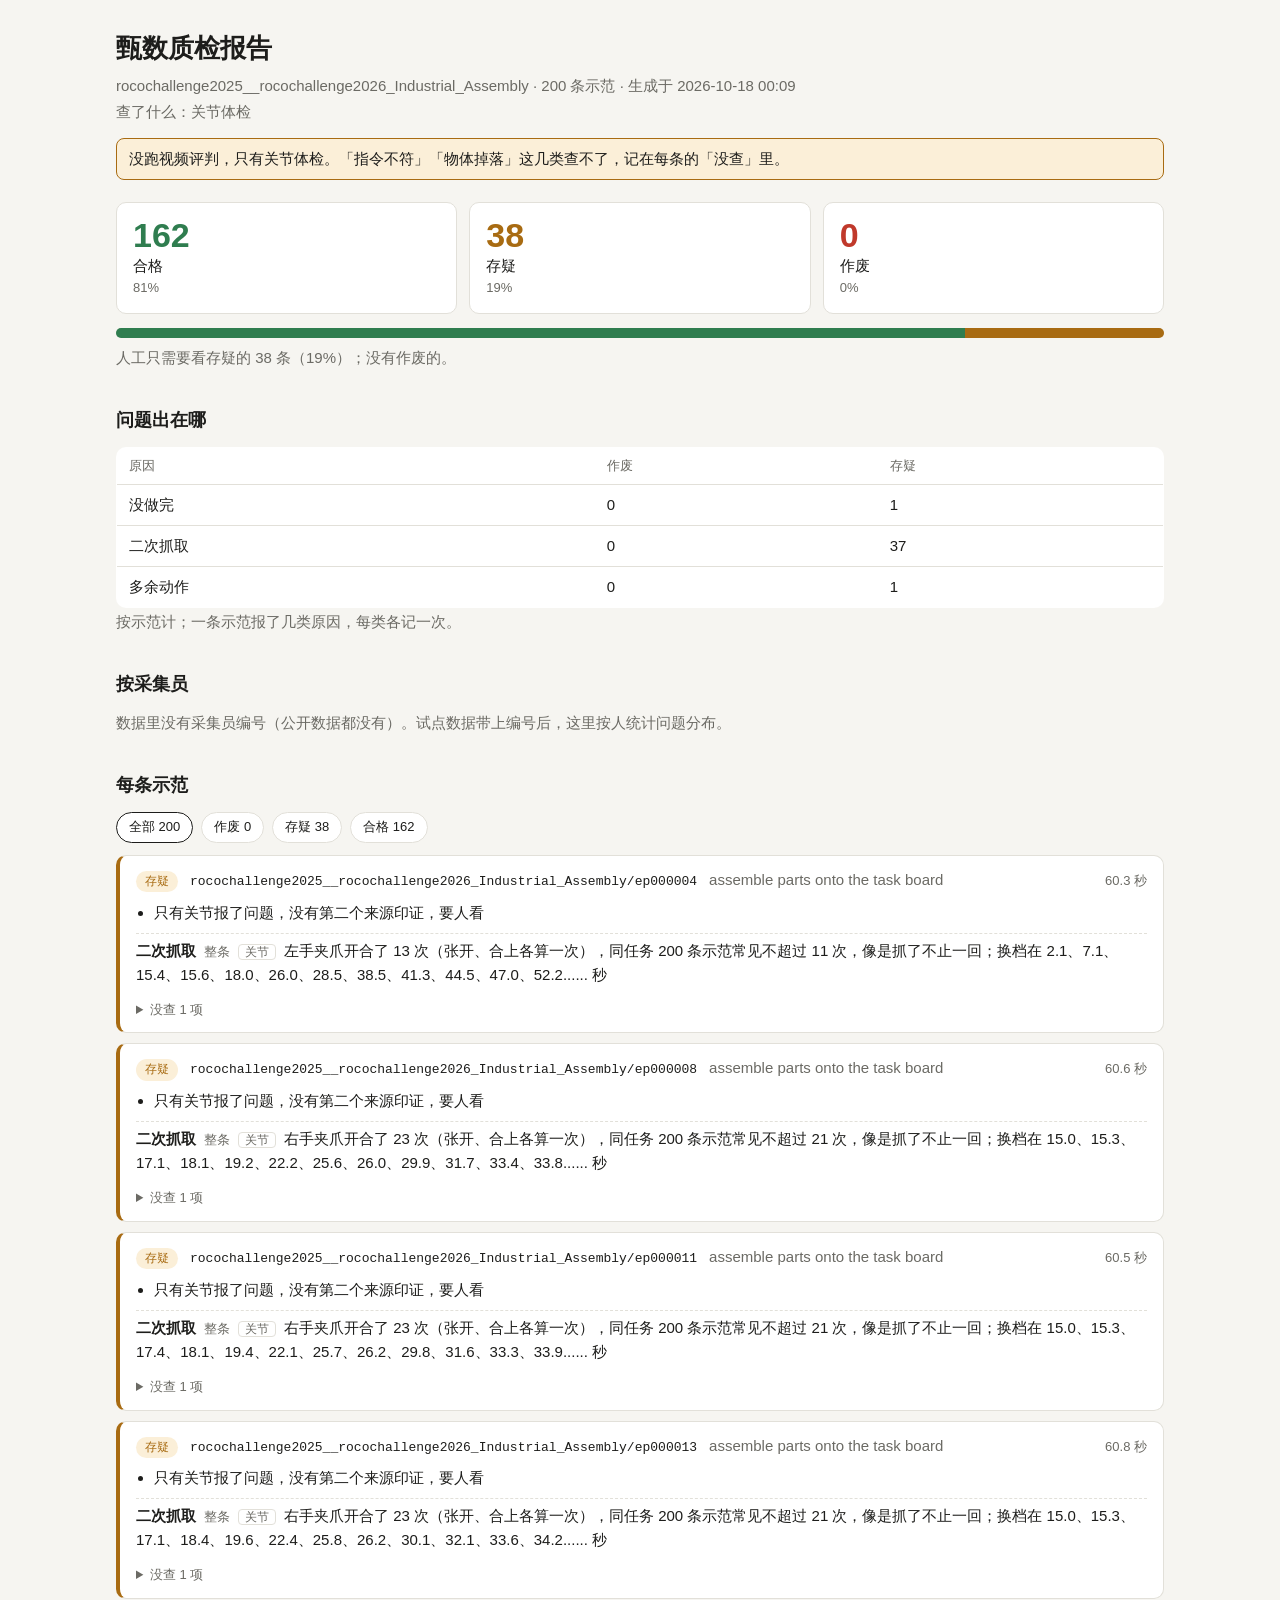
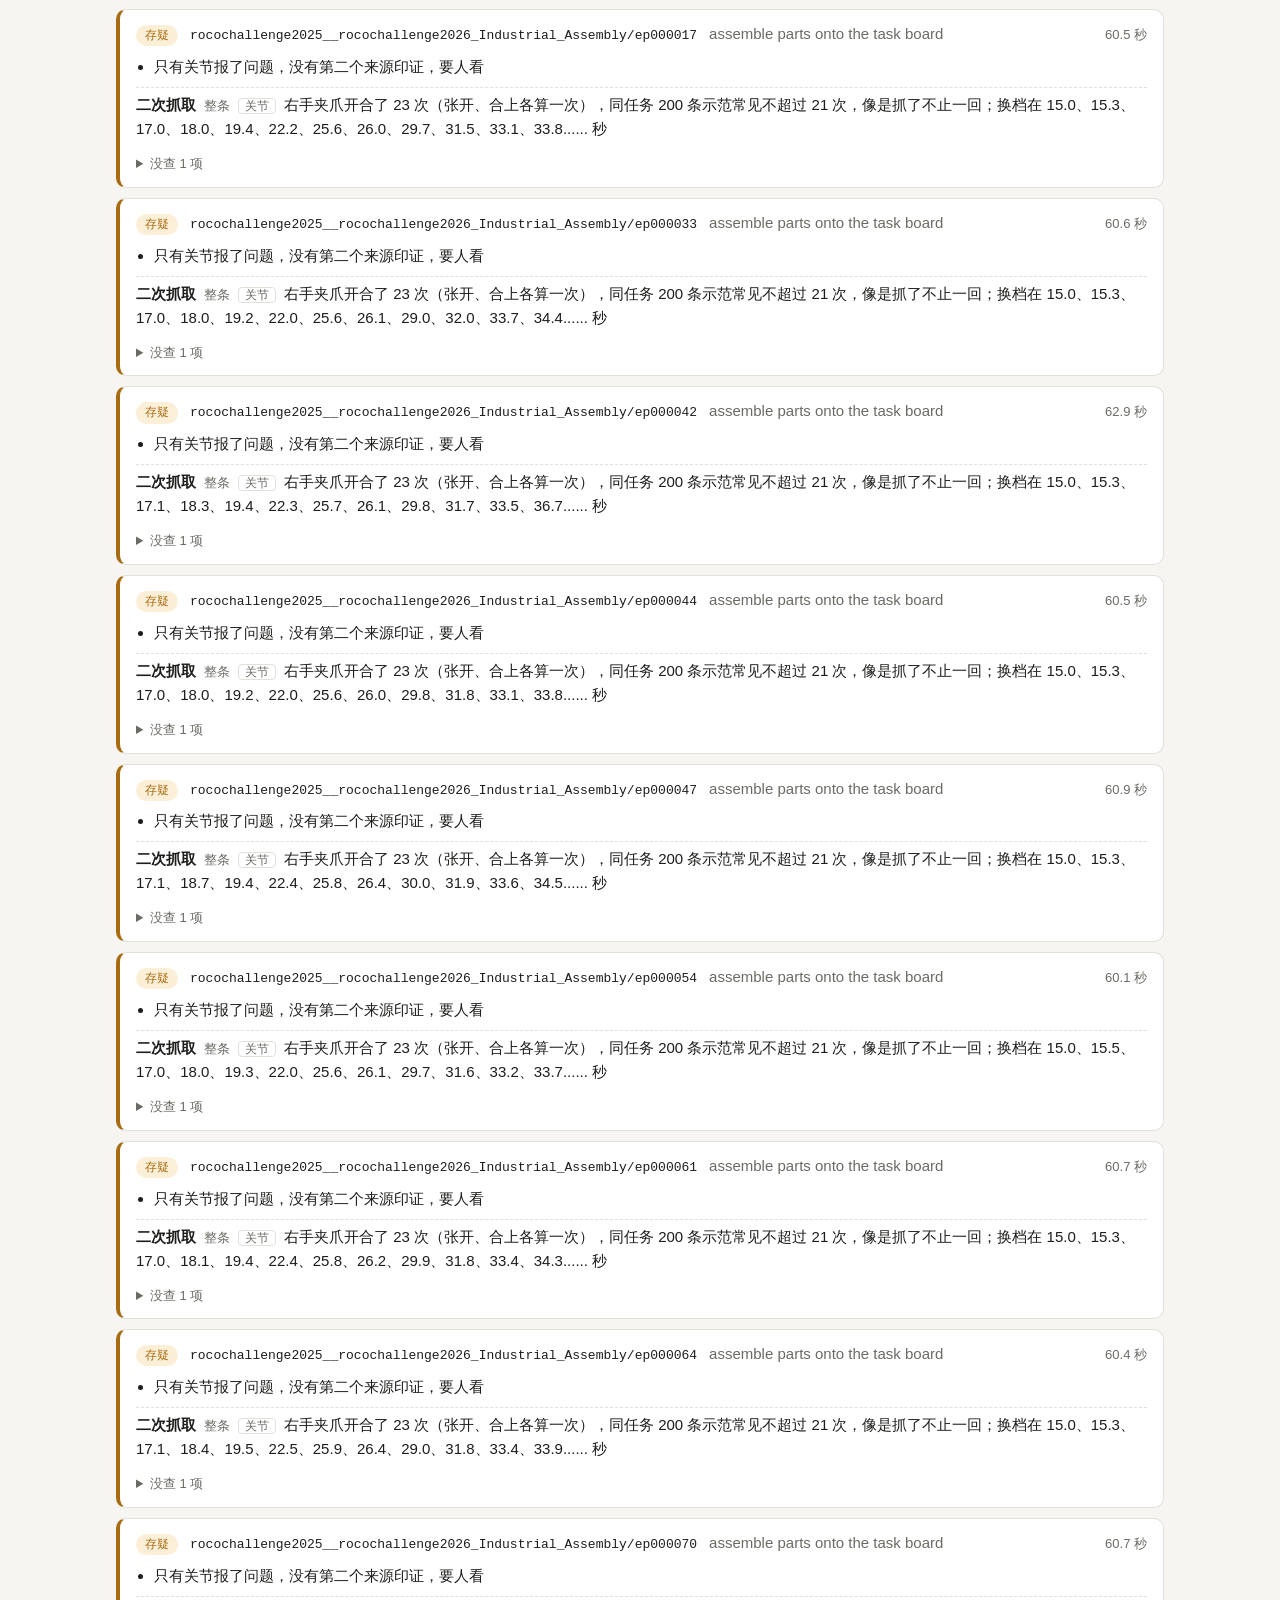
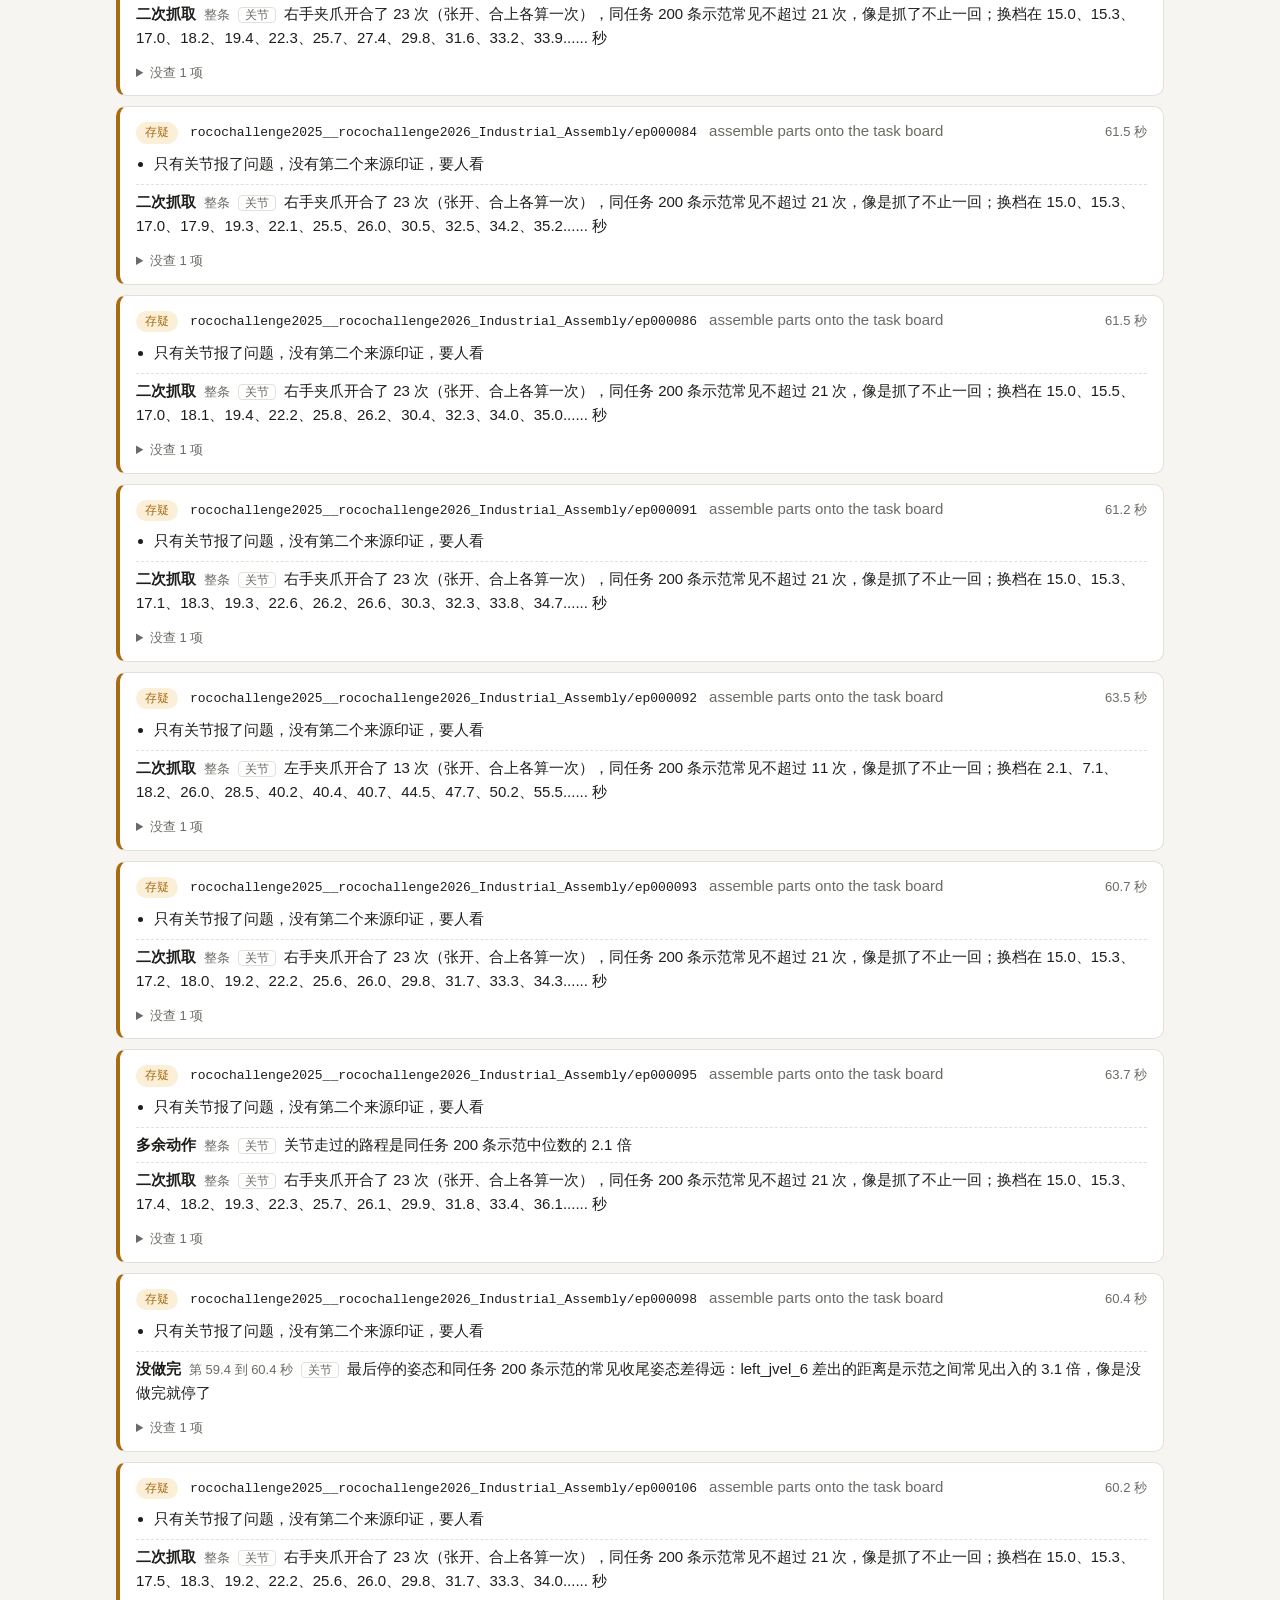
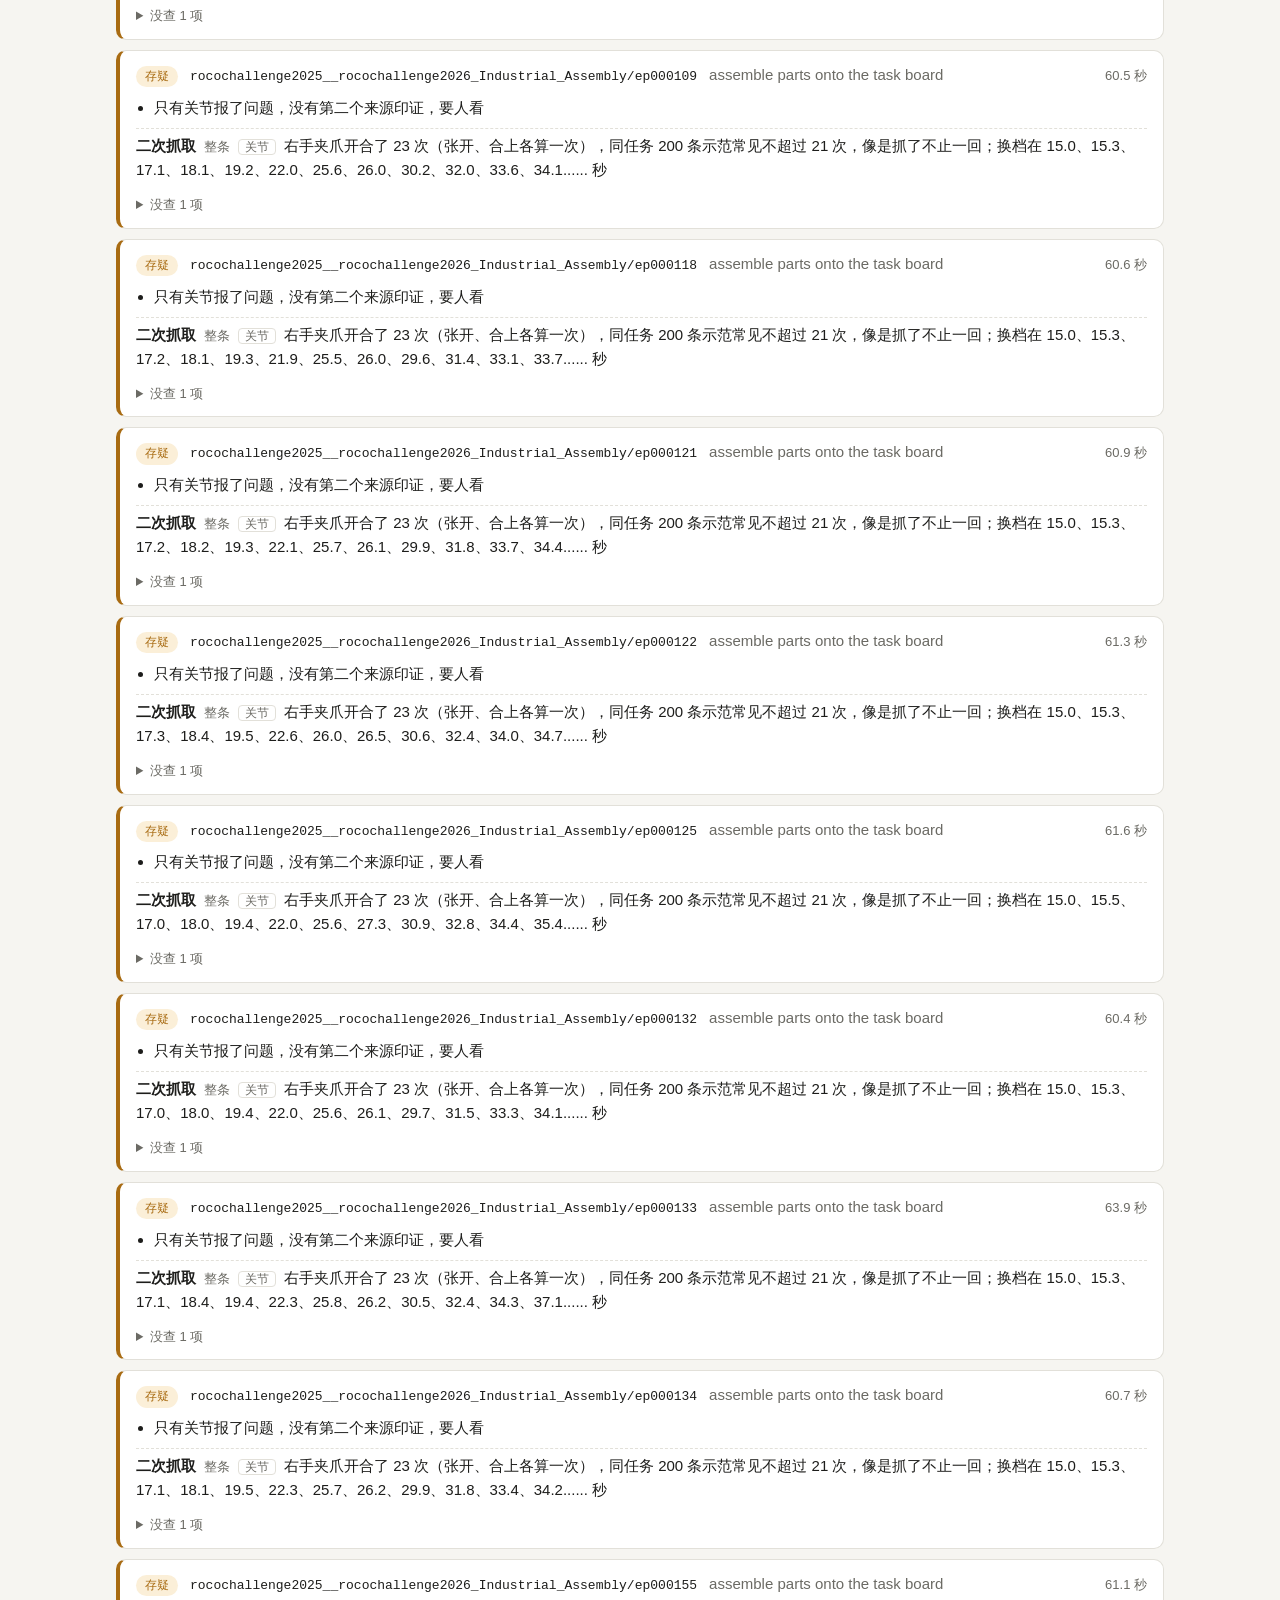
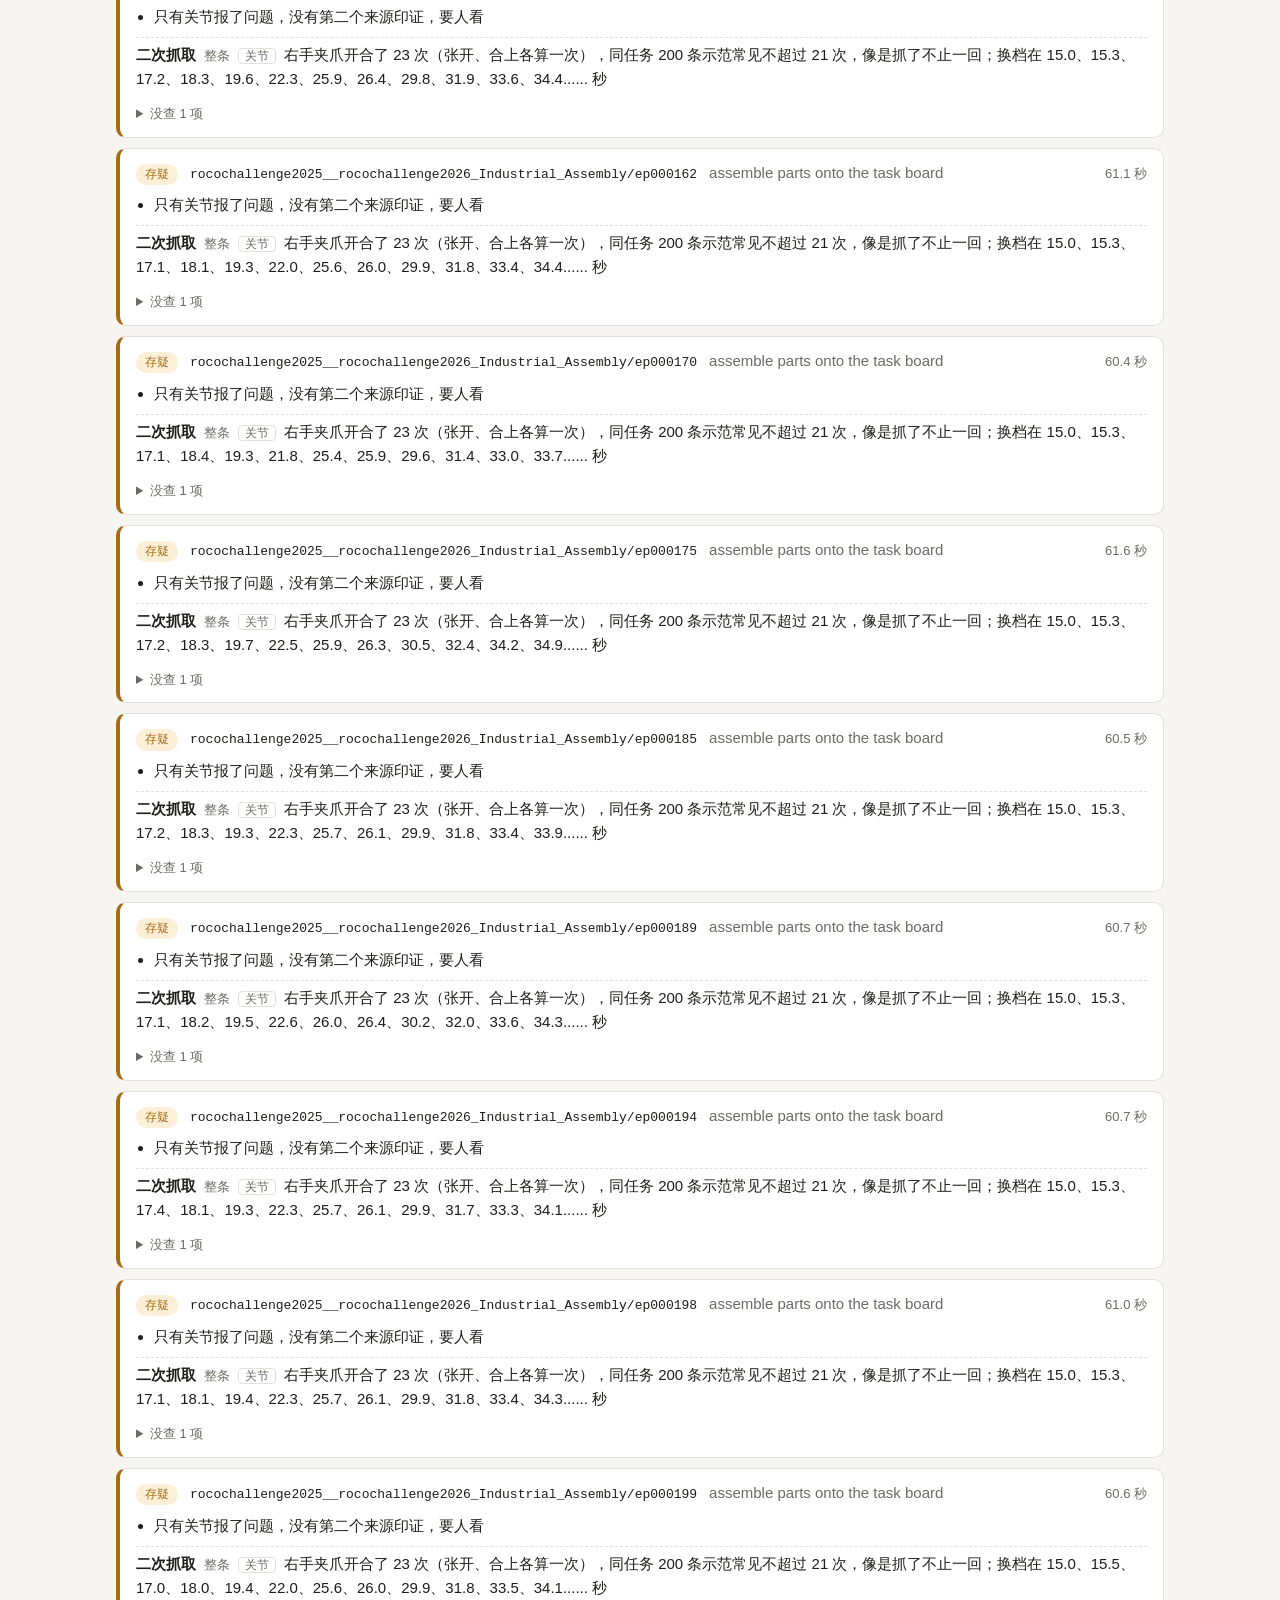
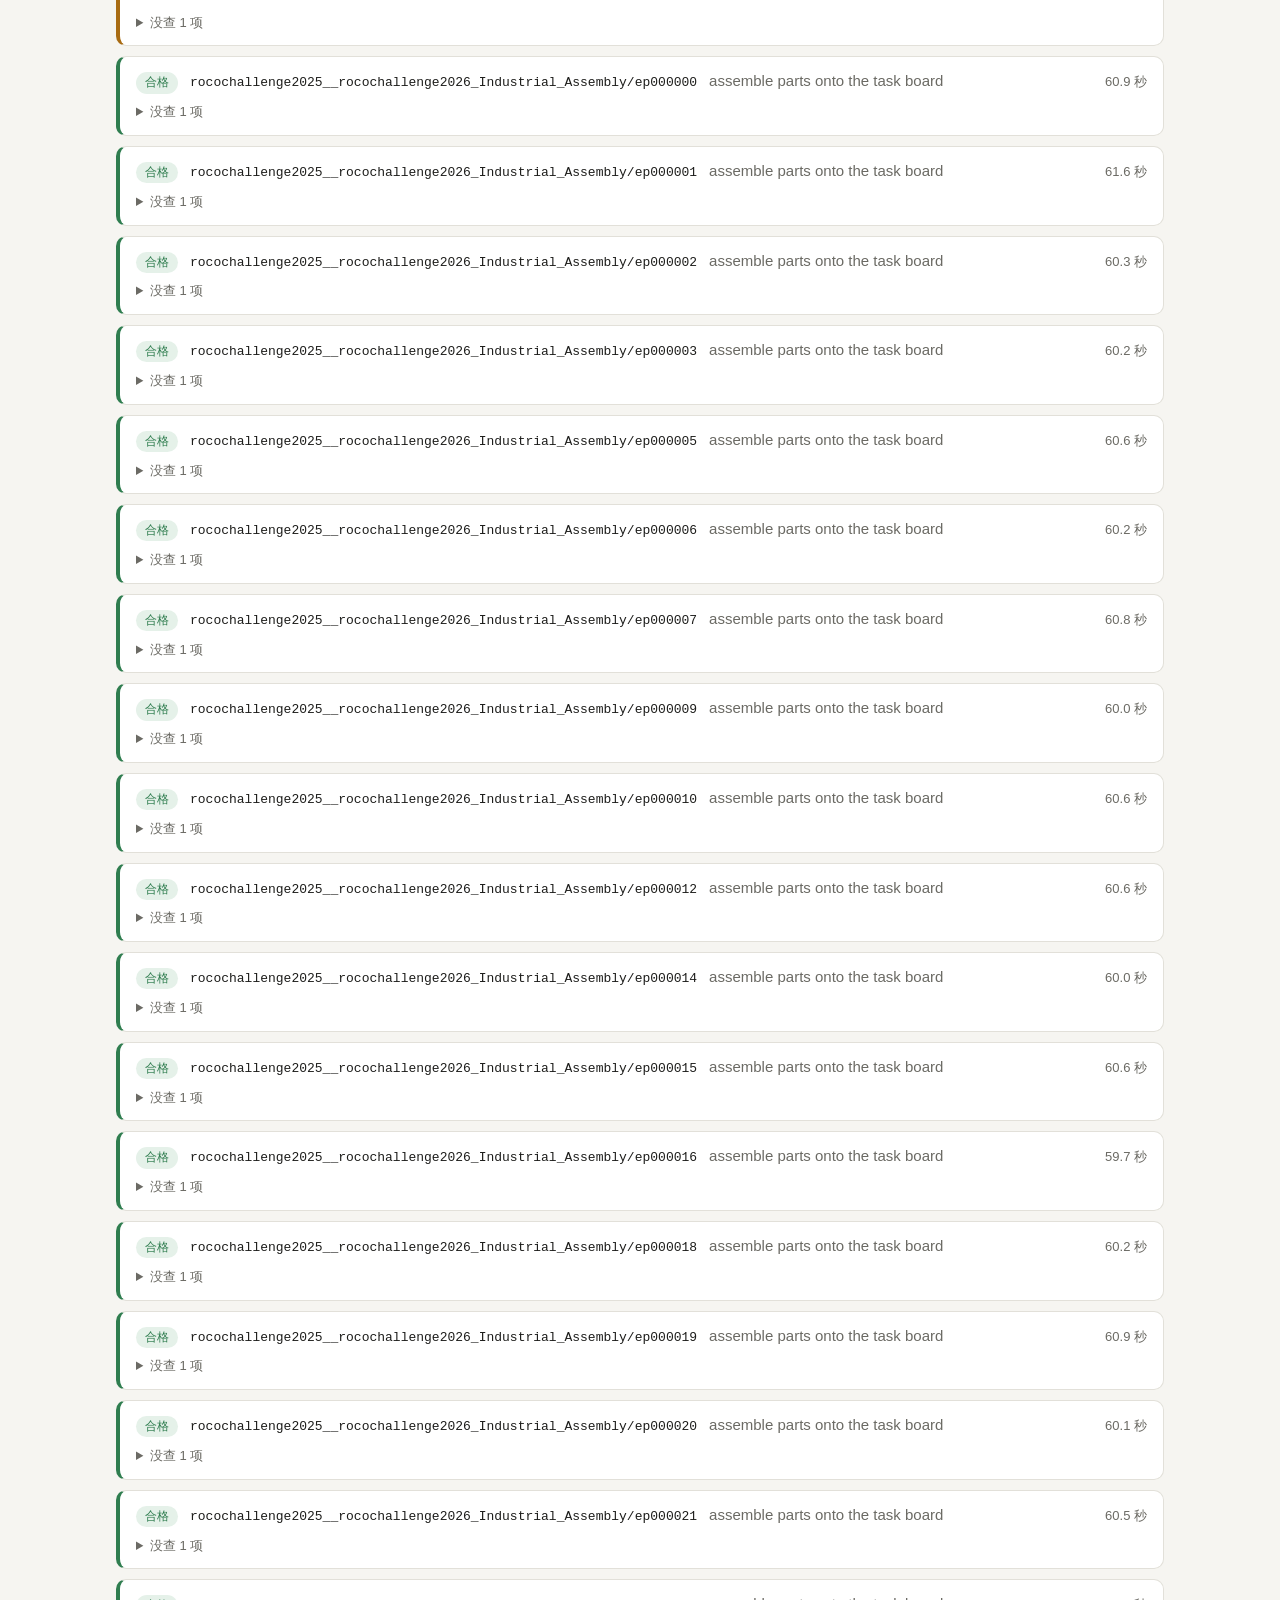
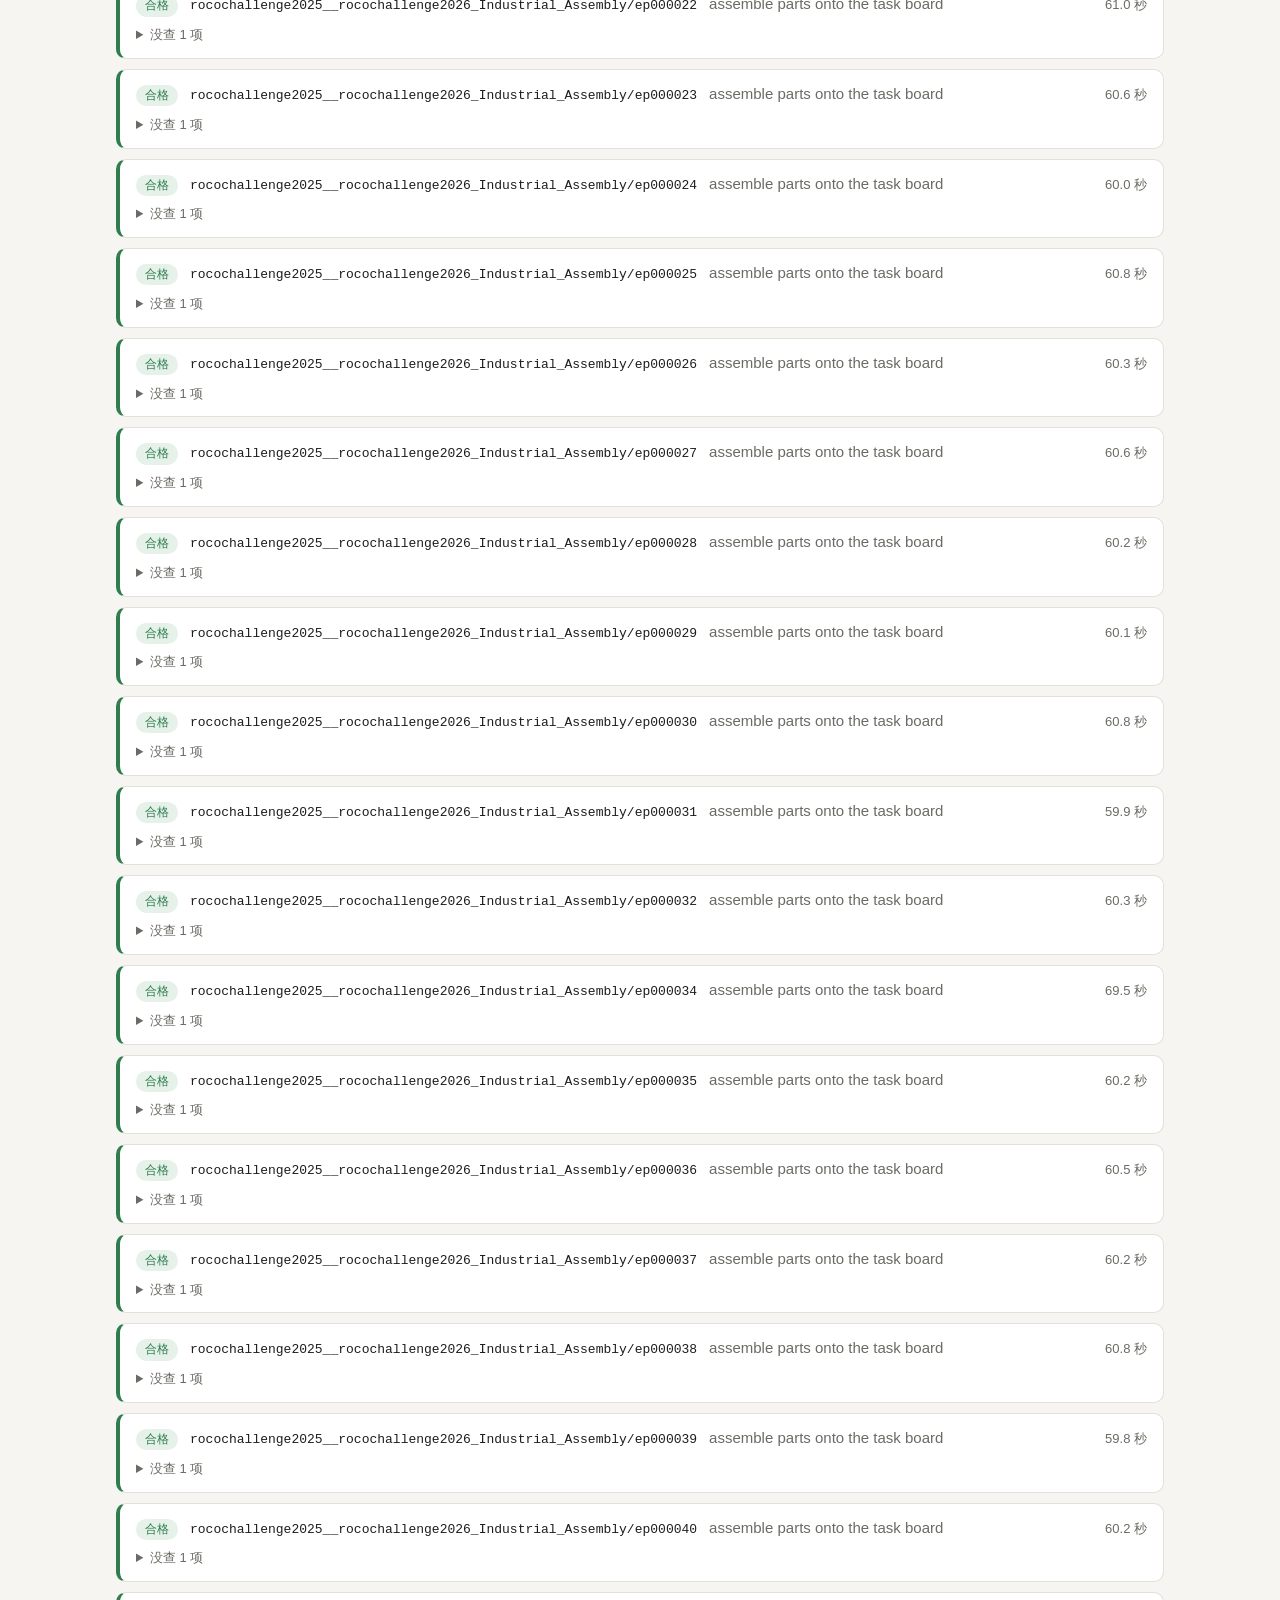
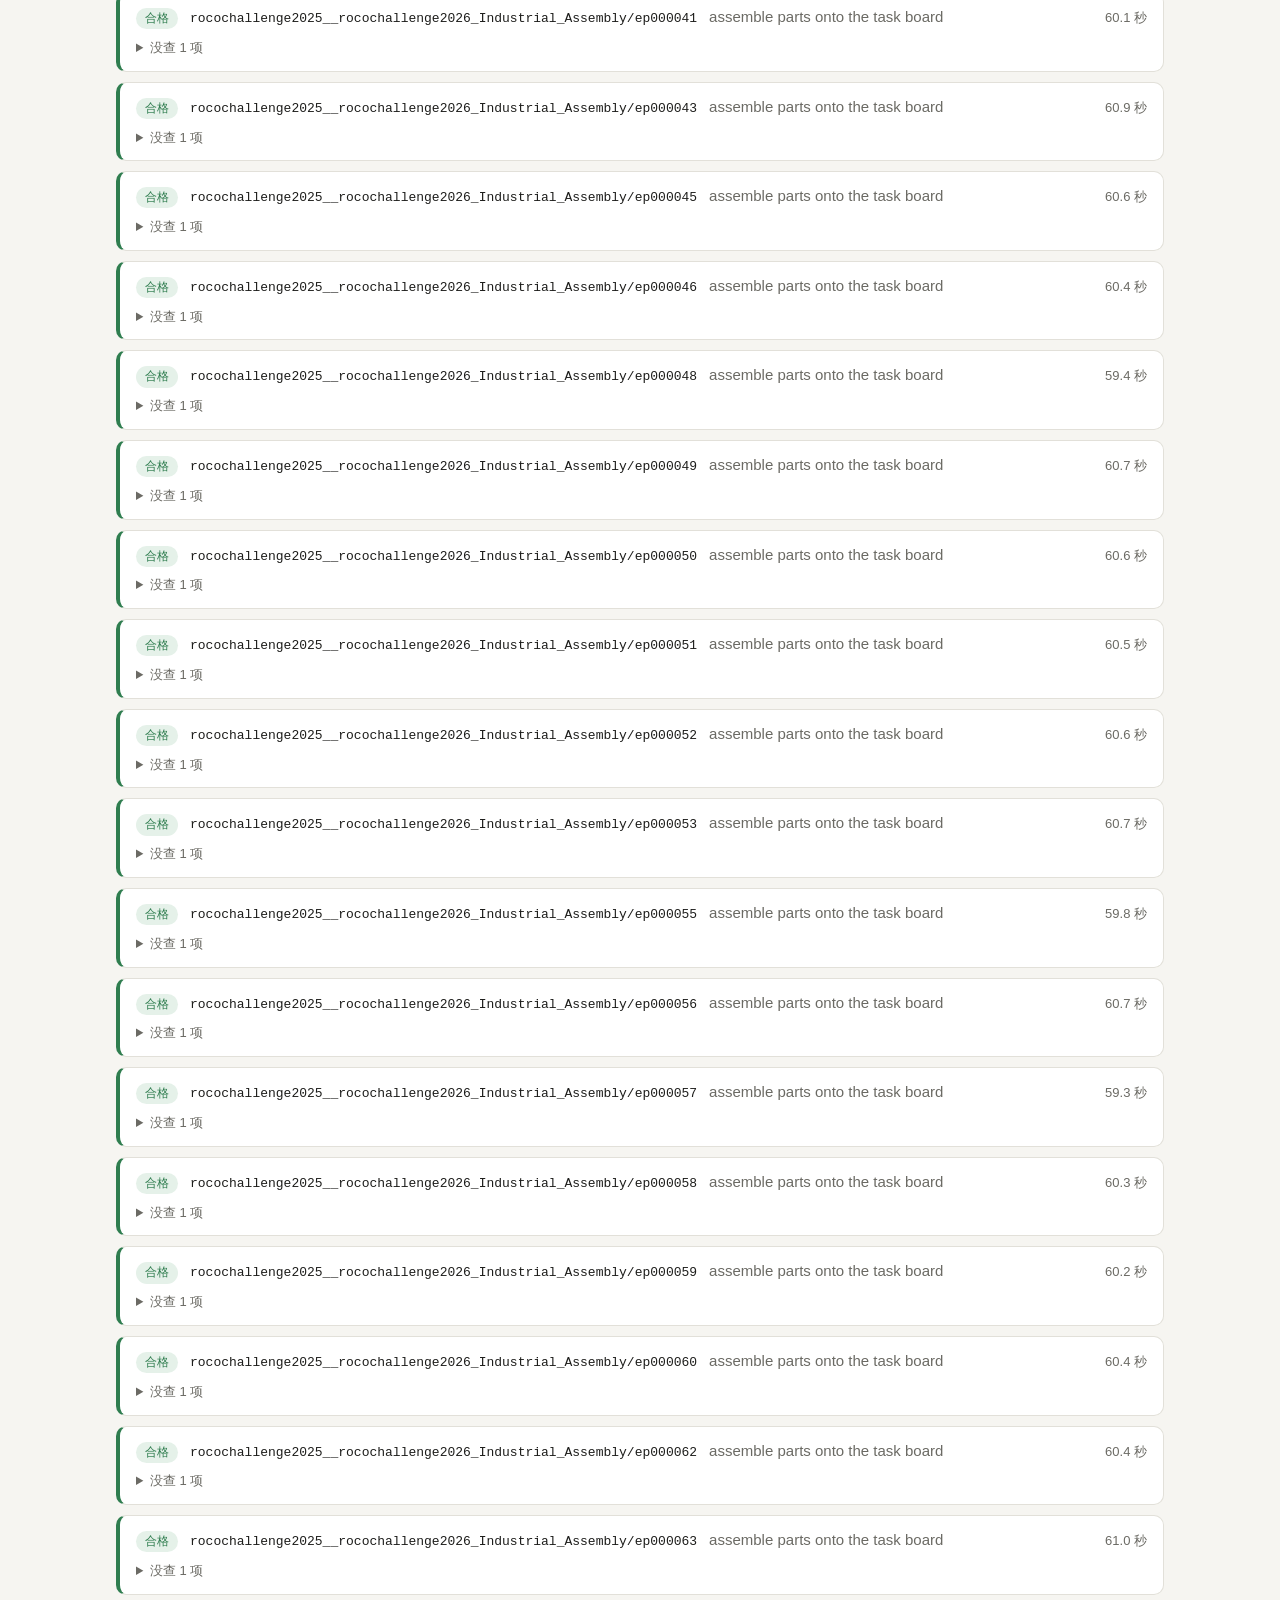
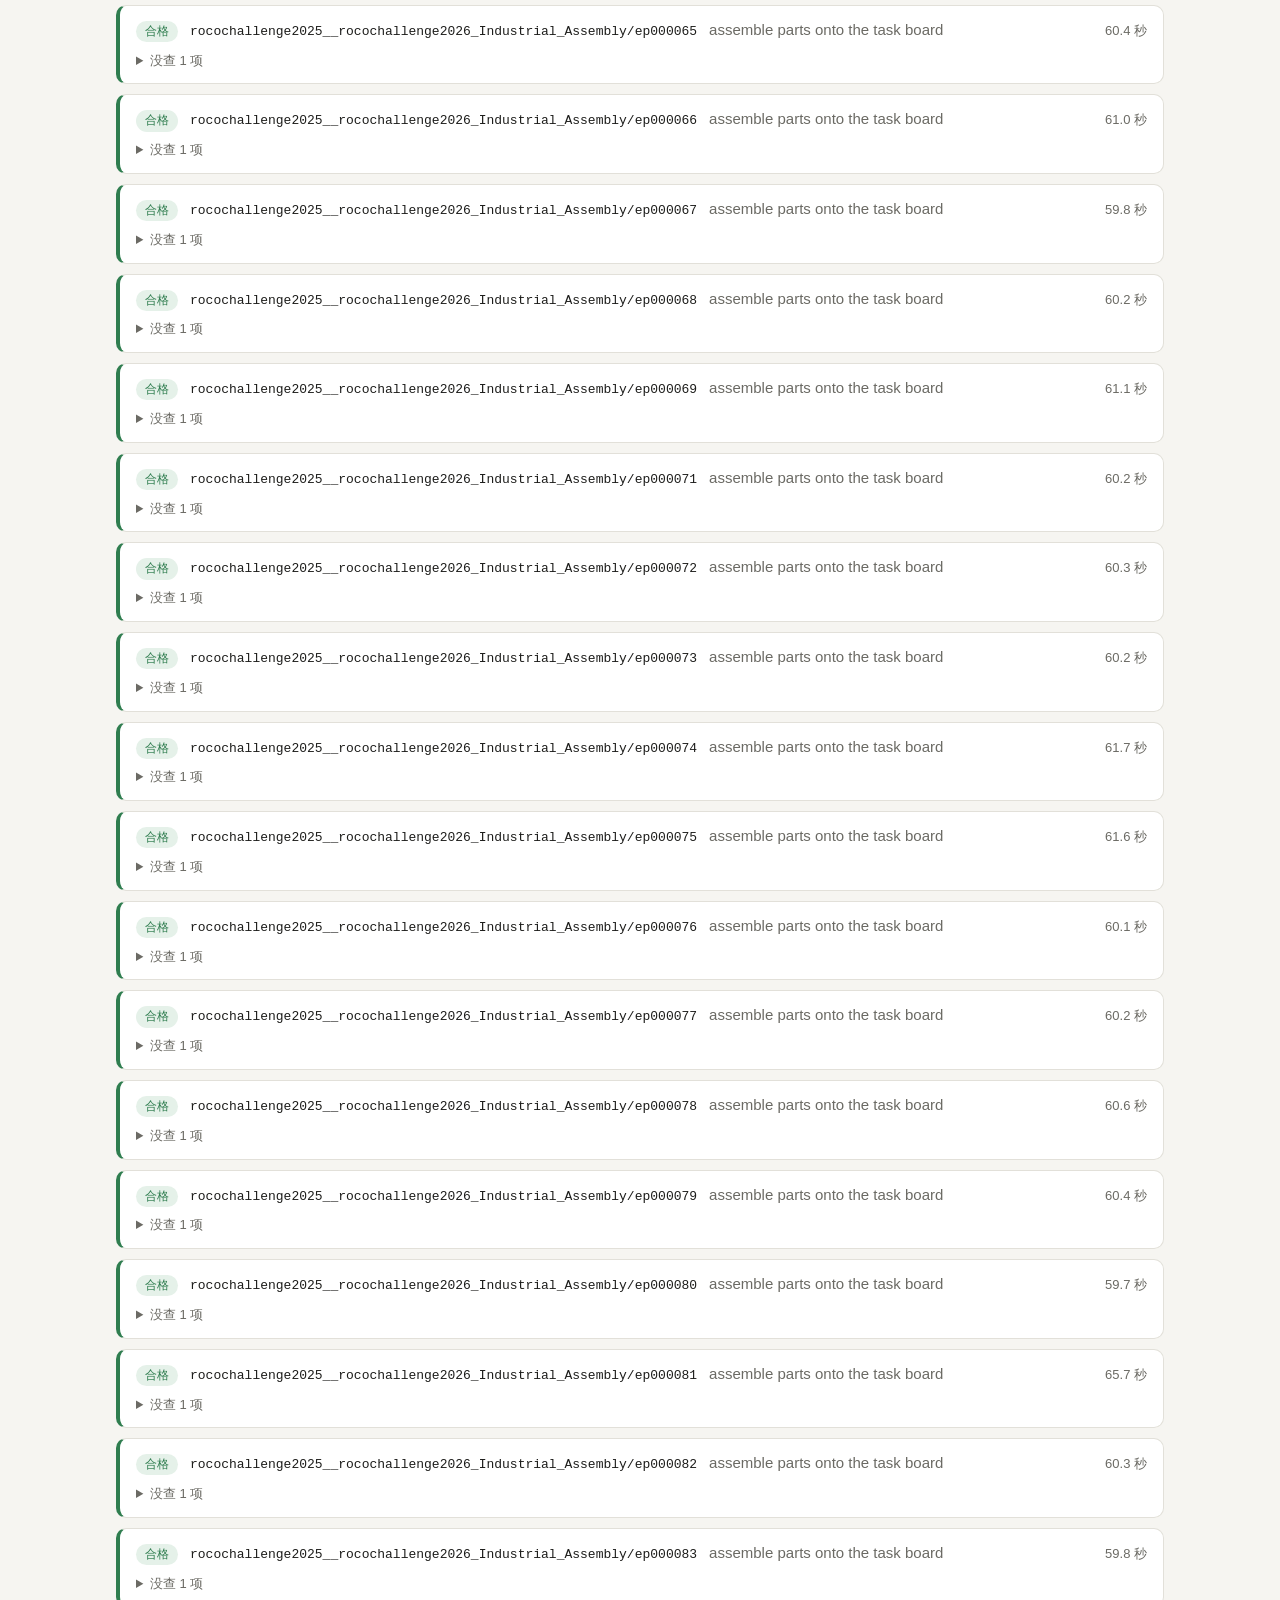
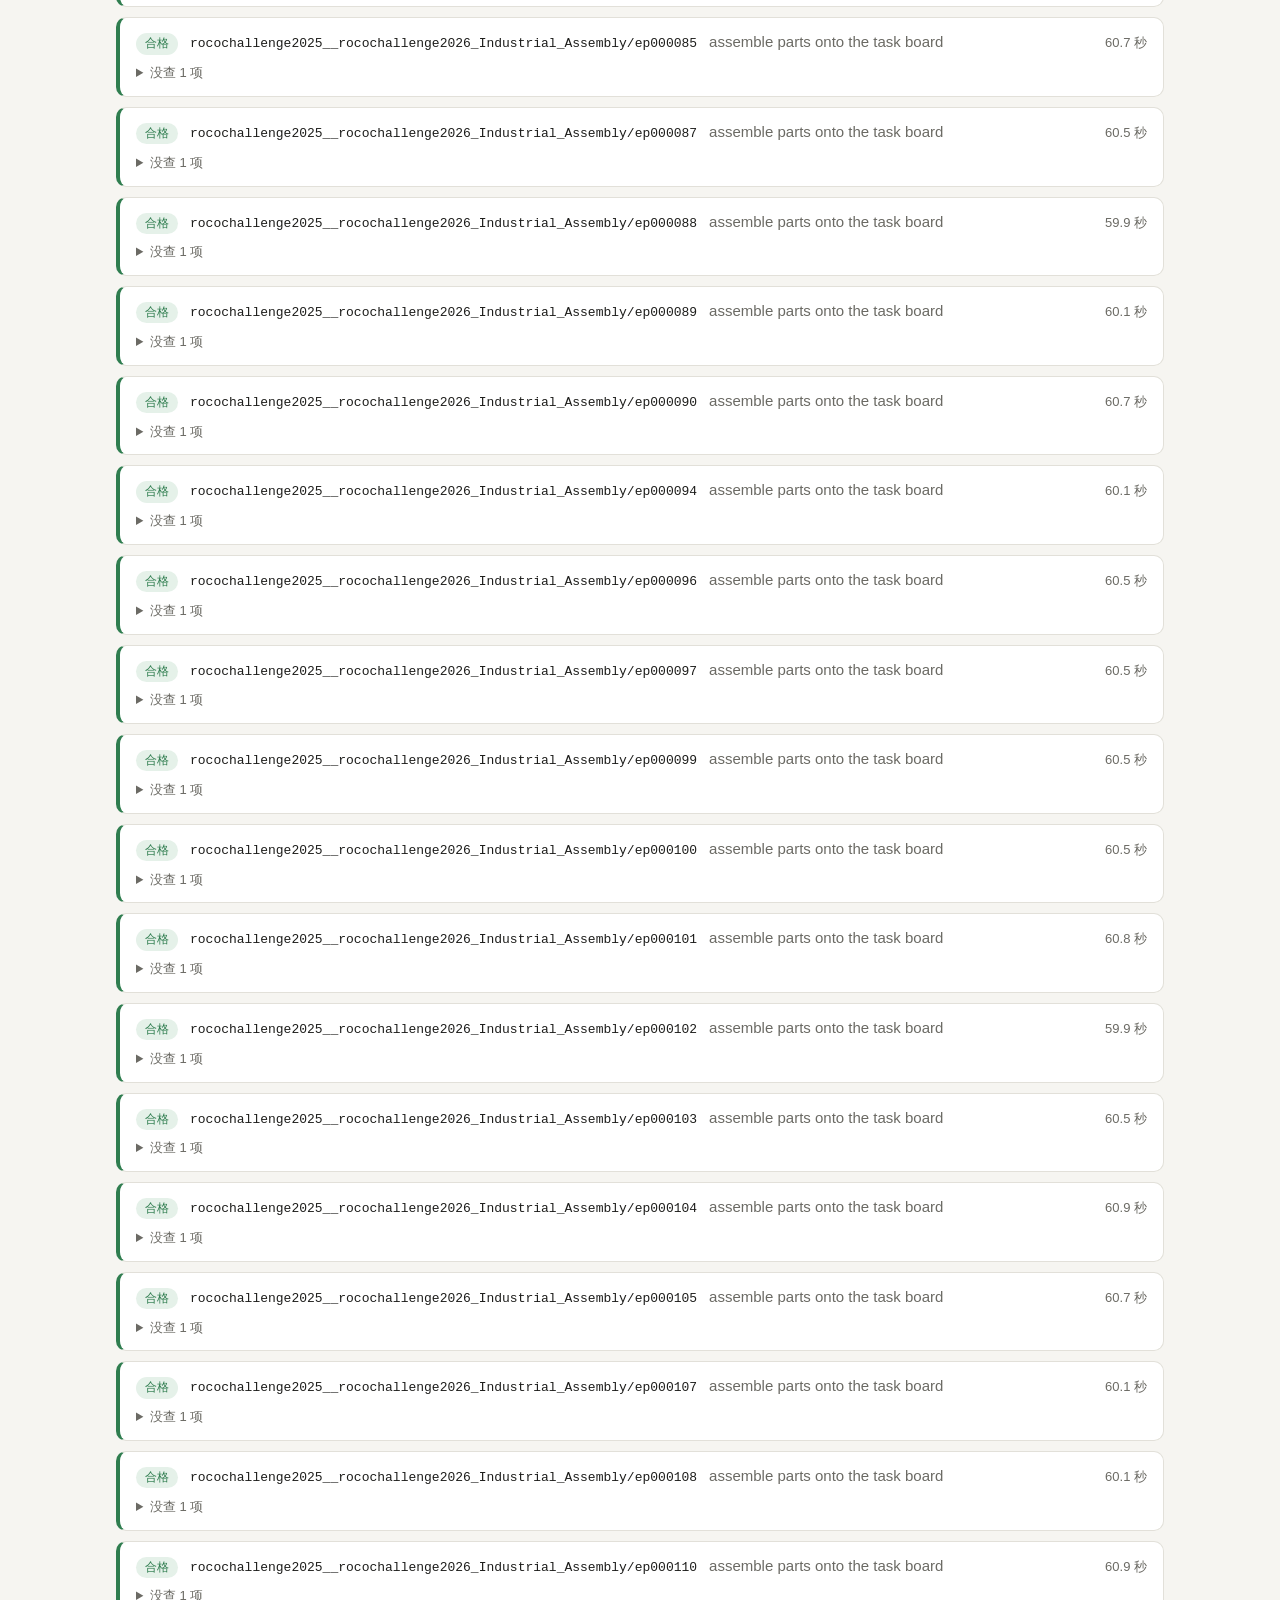
<file: examples/assembly.zh.html>
<!doctype html>
<html lang="zh-CN"><head><meta charset="utf-8"><meta name="viewport" content="width=device-width, initial-scale=1"><title>甄数质检报告 · rocochallenge2025__rocochallenge2026_Industrial_Assembly</title><style>
:root{--bg:#f6f5f1;--fg:#1d1d1b;--muted:#6b6a64;--card:#fff;--line:#e2e0d9;--curve:#2b5cab;
--pass:#2f7d4f;--doubt:#a86b12;--reject:#c0392b;--pass-bg:#e5f1e9;--doubt-bg:#fbefd8;--reject-bg:#f9e2de}
@media (prefers-color-scheme:dark){:root{--bg:#161615;--fg:#ecebe6;--muted:#9a9993;--card:#1f1f1d;--line:#34342f;
--curve:#7aa7ef;--pass:#5cbf86;--doubt:#e0a640;--reject:#ef6f61;--pass-bg:#1c3125;--doubt-bg:#3a2d15;--reject-bg:#3d1f1b}}
*{box-sizing:border-box}
body{margin:0 auto;max-width:1080px;padding:28px 16px 40px;background:var(--bg);color:var(--fg);
font:15px/1.6 -apple-system,"PingFang SC","Microsoft YaHei","Noto Sans CJK SC",sans-serif}
h1{font-size:26px;margin:0 0 4px}
h2{font-size:18px;margin:36px 0 12px}
.sub,.note{color:var(--muted);margin:2px 0}
.banner{background:var(--doubt-bg);border:1px solid var(--doubt);border-radius:8px;padding:8px 12px;margin:14px 0 0}
.tiles{display:grid;grid-template-columns:repeat(3,1fr);gap:12px;margin-top:22px}
.tile{background:var(--card);border:1px solid var(--line);border-radius:10px;padding:14px 16px;display:flex;flex-direction:column}
.tile b{font-size:34px;line-height:1.1;font-variant-numeric:tabular-nums}
.tile.pass b{color:var(--pass)}.tile.doubt b{color:var(--doubt)}.tile.reject b{color:var(--reject)}
.tile em{font-style:normal;color:var(--muted);font-size:13px}
.bar{display:flex;height:10px;border-radius:5px;overflow:hidden;margin:14px 0 8px;background:var(--line)}
.bar i.pass{background:var(--pass)}.bar i.doubt{background:var(--doubt)}.bar i.reject{background:var(--reject)}
table{border-collapse:collapse;width:100%;background:var(--card);border:1px solid var(--line);border-radius:10px;overflow:hidden}
th,td{text-align:left;padding:8px 12px;border-bottom:1px solid var(--line);font-variant-numeric:tabular-nums}
th{color:var(--muted);font-weight:500;font-size:13px}
.filters{display:flex;gap:8px;flex-wrap:wrap;margin-bottom:12px}
.filters button{font:inherit;font-size:13px;padding:4px 12px;border-radius:999px;border:1px solid var(--line);
background:var(--card);color:var(--fg);cursor:pointer}
.filters button.on{border-color:var(--fg)}
.cards{display:flex;flex-direction:column;gap:10px}
.card{background:var(--card);border:1px solid var(--line);border-left:4px solid var(--line);border-radius:10px;padding:12px 16px}
.card.pass{border-left-color:var(--pass)}.card.doubt{border-left-color:var(--doubt)}.card.reject{border-left-color:var(--reject)}
.head{display:flex;flex-wrap:wrap;align-items:baseline;gap:6px 12px}
.badge{font-size:12px;padding:1px 9px;border-radius:999px;white-space:nowrap}
.badge.pass{background:var(--pass-bg);color:var(--pass)}.badge.doubt{background:var(--doubt-bg);color:var(--doubt)}
.badge.reject{background:var(--reject-bg);color:var(--reject)}
code{font-family:ui-monospace,Consolas,monospace;font-size:13px;overflow-wrap:anywhere}
.task{color:var(--muted)}.dur{color:var(--muted);font-size:13px;margin-left:auto}
.reasons{margin:8px 0 0;padding-left:18px}
.findings{list-style:none;margin:8px 0 0;padding:0}
.findings li{padding:5px 0;border-top:1px dashed var(--line)}
.cause{font-weight:600;margin-right:8px}.when{color:var(--muted);font-size:13px;margin-right:8px}
.src{color:var(--muted);font-size:12px;margin-right:8px;padding:0 6px;border:1px solid var(--line);border-radius:4px}
.spark{margin:10px 0 0}
.spark svg{width:100%;max-width:440px;height:56px;display:block;background:var(--bg);border-radius:6px}
.spark polyline{fill:none;stroke:var(--curve);stroke-width:2;vector-effect:non-scaling-stroke}
.spark rect.mark{opacity:.28}.spark rect.mark.doubt{fill:var(--doubt)}.spark rect.mark.reject{fill:var(--reject)}
.shots{display:grid;grid-template-columns:repeat(auto-fill,minmax(min(140px,45%),1fr));gap:6px;margin:10px 0 0;max-width:760px}
.shots figure{margin:0}.shots img{width:100%;height:auto;display:block;border-radius:6px;background:var(--line)}
figcaption{color:var(--muted);font-size:12px}
details{margin-top:8px;color:var(--muted);font-size:13px}
details ul{margin:4px 0 0;padding-left:18px}
footer{margin-top:44px;color:var(--muted);font-size:13px;border-top:1px solid var(--line);padding-top:12px}
@media (max-width:600px){.tiles{grid-template-columns:1fr}.dur{margin-left:0}}
</style></head><body><header><h1>甄数质检报告</h1><p class="sub">rocochallenge2025__rocochallenge2026_Industrial_Assembly · 200 条示范 · 生成于 2026-10-18 00:09</p><p class="sub">查了什么：关节体检</p><p class="banner">没跑视频评判，只有关节体检。「指令不符」「物体掉落」这几类查不了，记在每条的「没查」里。</p></header><section class="funnel"><div class="tiles"><div class="tile pass"><b>162</b><span>合格</span><em>81%</em></div><div class="tile doubt"><b>38</b><span>存疑</span><em>19%</em></div><div class="tile reject"><b>0</b><span>作废</span><em>0%</em></div></div><div class="bar"><i class="pass" style="width:81.00%"></i><i class="doubt" style="width:19.00%"></i></div><p class="note">人工只需要看存疑的 38 条（19%）；没有作废的。</p></section><section><h2>问题出在哪</h2><table class="causes"><thead><tr><th>原因</th><th>作废</th><th>存疑</th></tr></thead><tbody><tr><td>没做完</td><td>0</td><td>1</td></tr><tr><td>二次抓取</td><td>0</td><td>37</td></tr><tr><td>多余动作</td><td>0</td><td>1</td></tr></tbody></table><p class="note">按示范计；一条示范报了几类原因，每类各记一次。</p></section><section><h2>按采集员</h2><p class="note">数据里没有采集员编号（公开数据都没有）。试点数据带上编号后，这里按人统计问题分布。</p></section><section><h2>每条示范</h2><nav class="filters"><button type="button" data-f="all" class="on">全部 200</button><button type="button" data-f="reject">作废 0</button><button type="button" data-f="doubt">存疑 38</button><button type="button" data-f="pass">合格 162</button></nav><div class="cards"><article class="card doubt" data-label="doubt"><div class="head"><span class="badge doubt">存疑</span><code>rocochallenge2025__rocochallenge2026_Industrial_Assembly/ep000004</code><span class="task">assemble parts onto the task board</span><span class="dur">60.3 秒</span></div><ul class="reasons"><li>只有关节报了问题，没有第二个来源印证，要人看</li></ul><ul class="findings"><li><span class="cause">二次抓取</span><span class="when">整条</span><span class="src">关节</span>左手夹爪开合了 13 次（张开、合上各算一次），同任务 200 条示范常见不超过 11 次，像是抓了不止一回；换档在 2.1、7.1、15.4、15.6、18.0、26.0、28.5、38.5、41.3、44.5、47.0、52.2...... 秒</li></ul><details><summary>没查 1 项</summary><ul><li>视频评判：没跑视频评判（没有 GPU，或者缓存里没有结果）</li></ul></details></article><article class="card doubt" data-label="doubt"><div class="head"><span class="badge doubt">存疑</span><code>rocochallenge2025__rocochallenge2026_Industrial_Assembly/ep000008</code><span class="task">assemble parts onto the task board</span><span class="dur">60.6 秒</span></div><ul class="reasons"><li>只有关节报了问题，没有第二个来源印证，要人看</li></ul><ul class="findings"><li><span class="cause">二次抓取</span><span class="when">整条</span><span class="src">关节</span>右手夹爪开合了 23 次（张开、合上各算一次），同任务 200 条示范常见不超过 21 次，像是抓了不止一回；换档在 15.0、15.3、17.1、18.1、19.2、22.2、25.6、26.0、29.9、31.7、33.4、33.8...... 秒</li></ul><details><summary>没查 1 项</summary><ul><li>视频评判：没跑视频评判（没有 GPU，或者缓存里没有结果）</li></ul></details></article><article class="card doubt" data-label="doubt"><div class="head"><span class="badge doubt">存疑</span><code>rocochallenge2025__rocochallenge2026_Industrial_Assembly/ep000011</code><span class="task">assemble parts onto the task board</span><span class="dur">60.5 秒</span></div><ul class="reasons"><li>只有关节报了问题，没有第二个来源印证，要人看</li></ul><ul class="findings"><li><span class="cause">二次抓取</span><span class="when">整条</span><span class="src">关节</span>右手夹爪开合了 23 次（张开、合上各算一次），同任务 200 条示范常见不超过 21 次，像是抓了不止一回；换档在 15.0、15.3、17.4、18.1、19.4、22.1、25.7、26.2、29.8、31.6、33.3、33.9...... 秒</li></ul><details><summary>没查 1 项</summary><ul><li>视频评判：没跑视频评判（没有 GPU，或者缓存里没有结果）</li></ul></details></article><article class="card doubt" data-label="doubt"><div class="head"><span class="badge doubt">存疑</span><code>rocochallenge2025__rocochallenge2026_Industrial_Assembly/ep000013</code><span class="task">assemble parts onto the task board</span><span class="dur">60.8 秒</span></div><ul class="reasons"><li>只有关节报了问题，没有第二个来源印证，要人看</li></ul><ul class="findings"><li><span class="cause">二次抓取</span><span class="when">整条</span><span class="src">关节</span>右手夹爪开合了 23 次（张开、合上各算一次），同任务 200 条示范常见不超过 21 次，像是抓了不止一回；换档在 15.0、15.3、17.1、18.4、19.6、22.4、25.8、26.2、30.1、32.1、33.6、34.2...... 秒</li></ul><details><summary>没查 1 项</summary><ul><li>视频评判：没跑视频评判（没有 GPU，或者缓存里没有结果）</li></ul></details></article><article class="card doubt" data-label="doubt"><div class="head"><span class="badge doubt">存疑</span><code>rocochallenge2025__rocochallenge2026_Industrial_Assembly/ep000017</code><span class="task">assemble parts onto the task board</span><span class="dur">60.5 秒</span></div><ul class="reasons"><li>只有关节报了问题，没有第二个来源印证，要人看</li></ul><ul class="findings"><li><span class="cause">二次抓取</span><span class="when">整条</span><span class="src">关节</span>右手夹爪开合了 23 次（张开、合上各算一次），同任务 200 条示范常见不超过 21 次，像是抓了不止一回；换档在 15.0、15.3、17.0、18.0、19.4、22.2、25.6、26.0、29.7、31.5、33.1、33.8...... 秒</li></ul><details><summary>没查 1 项</summary><ul><li>视频评判：没跑视频评判（没有 GPU，或者缓存里没有结果）</li></ul></details></article><article class="card doubt" data-label="doubt"><div class="head"><span class="badge doubt">存疑</span><code>rocochallenge2025__rocochallenge2026_Industrial_Assembly/ep000033</code><span class="task">assemble parts onto the task board</span><span class="dur">60.6 秒</span></div><ul class="reasons"><li>只有关节报了问题，没有第二个来源印证，要人看</li></ul><ul class="findings"><li><span class="cause">二次抓取</span><span class="when">整条</span><span class="src">关节</span>右手夹爪开合了 23 次（张开、合上各算一次），同任务 200 条示范常见不超过 21 次，像是抓了不止一回；换档在 15.0、15.3、17.0、18.0、19.2、22.0、25.6、26.1、29.0、32.0、33.7、34.4...... 秒</li></ul><details><summary>没查 1 项</summary><ul><li>视频评判：没跑视频评判（没有 GPU，或者缓存里没有结果）</li></ul></details></article><article class="card doubt" data-label="doubt"><div class="head"><span class="badge doubt">存疑</span><code>rocochallenge2025__rocochallenge2026_Industrial_Assembly/ep000042</code><span class="task">assemble parts onto the task board</span><span class="dur">62.9 秒</span></div><ul class="reasons"><li>只有关节报了问题，没有第二个来源印证，要人看</li></ul><ul class="findings"><li><span class="cause">二次抓取</span><span class="when">整条</span><span class="src">关节</span>右手夹爪开合了 23 次（张开、合上各算一次），同任务 200 条示范常见不超过 21 次，像是抓了不止一回；换档在 15.0、15.3、17.1、18.3、19.4、22.3、25.7、26.1、29.8、31.7、33.5、36.7...... 秒</li></ul><details><summary>没查 1 项</summary><ul><li>视频评判：没跑视频评判（没有 GPU，或者缓存里没有结果）</li></ul></details></article><article class="card doubt" data-label="doubt"><div class="head"><span class="badge doubt">存疑</span><code>rocochallenge2025__rocochallenge2026_Industrial_Assembly/ep000044</code><span class="task">assemble parts onto the task board</span><span class="dur">60.5 秒</span></div><ul class="reasons"><li>只有关节报了问题，没有第二个来源印证，要人看</li></ul><ul class="findings"><li><span class="cause">二次抓取</span><span class="when">整条</span><span class="src">关节</span>右手夹爪开合了 23 次（张开、合上各算一次），同任务 200 条示范常见不超过 21 次，像是抓了不止一回；换档在 15.0、15.3、17.0、18.0、19.2、22.0、25.6、26.0、29.8、31.8、33.1、33.8...... 秒</li></ul><details><summary>没查 1 项</summary><ul><li>视频评判：没跑视频评判（没有 GPU，或者缓存里没有结果）</li></ul></details></article><article class="card doubt" data-label="doubt"><div class="head"><span class="badge doubt">存疑</span><code>rocochallenge2025__rocochallenge2026_Industrial_Assembly/ep000047</code><span class="task">assemble parts onto the task board</span><span class="dur">60.9 秒</span></div><ul class="reasons"><li>只有关节报了问题，没有第二个来源印证，要人看</li></ul><ul class="findings"><li><span class="cause">二次抓取</span><span class="when">整条</span><span class="src">关节</span>右手夹爪开合了 23 次（张开、合上各算一次），同任务 200 条示范常见不超过 21 次，像是抓了不止一回；换档在 15.0、15.3、17.1、18.7、19.4、22.4、25.8、26.4、30.0、31.9、33.6、34.5...... 秒</li></ul><details><summary>没查 1 项</summary><ul><li>视频评判：没跑视频评判（没有 GPU，或者缓存里没有结果）</li></ul></details></article><article class="card doubt" data-label="doubt"><div class="head"><span class="badge doubt">存疑</span><code>rocochallenge2025__rocochallenge2026_Industrial_Assembly/ep000054</code><span class="task">assemble parts onto the task board</span><span class="dur">60.1 秒</span></div><ul class="reasons"><li>只有关节报了问题，没有第二个来源印证，要人看</li></ul><ul class="findings"><li><span class="cause">二次抓取</span><span class="when">整条</span><span class="src">关节</span>右手夹爪开合了 23 次（张开、合上各算一次），同任务 200 条示范常见不超过 21 次，像是抓了不止一回；换档在 15.0、15.5、17.0、18.0、19.3、22.0、25.6、26.1、29.7、31.6、33.2、33.7...... 秒</li></ul><details><summary>没查 1 项</summary><ul><li>视频评判：没跑视频评判（没有 GPU，或者缓存里没有结果）</li></ul></details></article><article class="card doubt" data-label="doubt"><div class="head"><span class="badge doubt">存疑</span><code>rocochallenge2025__rocochallenge2026_Industrial_Assembly/ep000061</code><span class="task">assemble parts onto the task board</span><span class="dur">60.7 秒</span></div><ul class="reasons"><li>只有关节报了问题，没有第二个来源印证，要人看</li></ul><ul class="findings"><li><span class="cause">二次抓取</span><span class="when">整条</span><span class="src">关节</span>右手夹爪开合了 23 次（张开、合上各算一次），同任务 200 条示范常见不超过 21 次，像是抓了不止一回；换档在 15.0、15.3、17.0、18.1、19.4、22.4、25.8、26.2、29.9、31.8、33.4、34.3...... 秒</li></ul><details><summary>没查 1 项</summary><ul><li>视频评判：没跑视频评判（没有 GPU，或者缓存里没有结果）</li></ul></details></article><article class="card doubt" data-label="doubt"><div class="head"><span class="badge doubt">存疑</span><code>rocochallenge2025__rocochallenge2026_Industrial_Assembly/ep000064</code><span class="task">assemble parts onto the task board</span><span class="dur">60.4 秒</span></div><ul class="reasons"><li>只有关节报了问题，没有第二个来源印证，要人看</li></ul><ul class="findings"><li><span class="cause">二次抓取</span><span class="when">整条</span><span class="src">关节</span>右手夹爪开合了 23 次（张开、合上各算一次），同任务 200 条示范常见不超过 21 次，像是抓了不止一回；换档在 15.0、15.3、17.1、18.4、19.5、22.5、25.9、26.4、29.0、31.8、33.4、33.9...... 秒</li></ul><details><summary>没查 1 项</summary><ul><li>视频评判：没跑视频评判（没有 GPU，或者缓存里没有结果）</li></ul></details></article><article class="card doubt" data-label="doubt"><div class="head"><span class="badge doubt">存疑</span><code>rocochallenge2025__rocochallenge2026_Industrial_Assembly/ep000070</code><span class="task">assemble parts onto the task board</span><span class="dur">60.7 秒</span></div><ul class="reasons"><li>只有关节报了问题，没有第二个来源印证，要人看</li></ul><ul class="findings"><li><span class="cause">二次抓取</span><span class="when">整条</span><span class="src">关节</span>右手夹爪开合了 23 次（张开、合上各算一次），同任务 200 条示范常见不超过 21 次，像是抓了不止一回；换档在 15.0、15.3、17.0、18.2、19.4、22.3、25.7、27.4、29.8、31.6、33.2、33.9...... 秒</li></ul><details><summary>没查 1 项</summary><ul><li>视频评判：没跑视频评判（没有 GPU，或者缓存里没有结果）</li></ul></details></article><article class="card doubt" data-label="doubt"><div class="head"><span class="badge doubt">存疑</span><code>rocochallenge2025__rocochallenge2026_Industrial_Assembly/ep000084</code><span class="task">assemble parts onto the task board</span><span class="dur">61.5 秒</span></div><ul class="reasons"><li>只有关节报了问题，没有第二个来源印证，要人看</li></ul><ul class="findings"><li><span class="cause">二次抓取</span><span class="when">整条</span><span class="src">关节</span>右手夹爪开合了 23 次（张开、合上各算一次），同任务 200 条示范常见不超过 21 次，像是抓了不止一回；换档在 15.0、15.3、17.0、17.9、19.3、22.1、25.5、26.0、30.5、32.5、34.2、35.2...... 秒</li></ul><details><summary>没查 1 项</summary><ul><li>视频评判：没跑视频评判（没有 GPU，或者缓存里没有结果）</li></ul></details></article><article class="card doubt" data-label="doubt"><div class="head"><span class="badge doubt">存疑</span><code>rocochallenge2025__rocochallenge2026_Industrial_Assembly/ep000086</code><span class="task">assemble parts onto the task board</span><span class="dur">61.5 秒</span></div><ul class="reasons"><li>只有关节报了问题，没有第二个来源印证，要人看</li></ul><ul class="findings"><li><span class="cause">二次抓取</span><span class="when">整条</span><span class="src">关节</span>右手夹爪开合了 23 次（张开、合上各算一次），同任务 200 条示范常见不超过 21 次，像是抓了不止一回；换档在 15.0、15.5、17.0、18.1、19.4、22.2、25.8、26.2、30.4、32.3、34.0、35.0...... 秒</li></ul><details><summary>没查 1 项</summary><ul><li>视频评判：没跑视频评判（没有 GPU，或者缓存里没有结果）</li></ul></details></article><article class="card doubt" data-label="doubt"><div class="head"><span class="badge doubt">存疑</span><code>rocochallenge2025__rocochallenge2026_Industrial_Assembly/ep000091</code><span class="task">assemble parts onto the task board</span><span class="dur">61.2 秒</span></div><ul class="reasons"><li>只有关节报了问题，没有第二个来源印证，要人看</li></ul><ul class="findings"><li><span class="cause">二次抓取</span><span class="when">整条</span><span class="src">关节</span>右手夹爪开合了 23 次（张开、合上各算一次），同任务 200 条示范常见不超过 21 次，像是抓了不止一回；换档在 15.0、15.3、17.1、18.3、19.3、22.6、26.2、26.6、30.3、32.3、33.8、34.7...... 秒</li></ul><details><summary>没查 1 项</summary><ul><li>视频评判：没跑视频评判（没有 GPU，或者缓存里没有结果）</li></ul></details></article><article class="card doubt" data-label="doubt"><div class="head"><span class="badge doubt">存疑</span><code>rocochallenge2025__rocochallenge2026_Industrial_Assembly/ep000092</code><span class="task">assemble parts onto the task board</span><span class="dur">63.5 秒</span></div><ul class="reasons"><li>只有关节报了问题，没有第二个来源印证，要人看</li></ul><ul class="findings"><li><span class="cause">二次抓取</span><span class="when">整条</span><span class="src">关节</span>左手夹爪开合了 13 次（张开、合上各算一次），同任务 200 条示范常见不超过 11 次，像是抓了不止一回；换档在 2.1、7.1、18.2、26.0、28.5、40.2、40.4、40.7、44.5、47.7、50.2、55.5...... 秒</li></ul><details><summary>没查 1 项</summary><ul><li>视频评判：没跑视频评判（没有 GPU，或者缓存里没有结果）</li></ul></details></article><article class="card doubt" data-label="doubt"><div class="head"><span class="badge doubt">存疑</span><code>rocochallenge2025__rocochallenge2026_Industrial_Assembly/ep000093</code><span class="task">assemble parts onto the task board</span><span class="dur">60.7 秒</span></div><ul class="reasons"><li>只有关节报了问题，没有第二个来源印证，要人看</li></ul><ul class="findings"><li><span class="cause">二次抓取</span><span class="when">整条</span><span class="src">关节</span>右手夹爪开合了 23 次（张开、合上各算一次），同任务 200 条示范常见不超过 21 次，像是抓了不止一回；换档在 15.0、15.3、17.2、18.0、19.2、22.2、25.6、26.0、29.8、31.7、33.3、34.3...... 秒</li></ul><details><summary>没查 1 项</summary><ul><li>视频评判：没跑视频评判（没有 GPU，或者缓存里没有结果）</li></ul></details></article><article class="card doubt" data-label="doubt"><div class="head"><span class="badge doubt">存疑</span><code>rocochallenge2025__rocochallenge2026_Industrial_Assembly/ep000095</code><span class="task">assemble parts onto the task board</span><span class="dur">63.7 秒</span></div><ul class="reasons"><li>只有关节报了问题，没有第二个来源印证，要人看</li></ul><ul class="findings"><li><span class="cause">多余动作</span><span class="when">整条</span><span class="src">关节</span>关节走过的路程是同任务 200 条示范中位数的 2.1 倍</li><li><span class="cause">二次抓取</span><span class="when">整条</span><span class="src">关节</span>右手夹爪开合了 23 次（张开、合上各算一次），同任务 200 条示范常见不超过 21 次，像是抓了不止一回；换档在 15.0、15.3、17.4、18.2、19.3、22.3、25.7、26.1、29.9、31.8、33.4、36.1...... 秒</li></ul><details><summary>没查 1 项</summary><ul><li>视频评判：没跑视频评判（没有 GPU，或者缓存里没有结果）</li></ul></details></article><article class="card doubt" data-label="doubt"><div class="head"><span class="badge doubt">存疑</span><code>rocochallenge2025__rocochallenge2026_Industrial_Assembly/ep000098</code><span class="task">assemble parts onto the task board</span><span class="dur">60.4 秒</span></div><ul class="reasons"><li>只有关节报了问题，没有第二个来源印证，要人看</li></ul><ul class="findings"><li><span class="cause">没做完</span><span class="when">第 59.4 到 60.4 秒</span><span class="src">关节</span>最后停的姿态和同任务 200 条示范的常见收尾姿态差得远：left_jvel_6 差出的距离是示范之间常见出入的 3.1 倍，像是没做完就停了</li></ul><details><summary>没查 1 项</summary><ul><li>视频评判：没跑视频评判（没有 GPU，或者缓存里没有结果）</li></ul></details></article><article class="card doubt" data-label="doubt"><div class="head"><span class="badge doubt">存疑</span><code>rocochallenge2025__rocochallenge2026_Industrial_Assembly/ep000106</code><span class="task">assemble parts onto the task board</span><span class="dur">60.2 秒</span></div><ul class="reasons"><li>只有关节报了问题，没有第二个来源印证，要人看</li></ul><ul class="findings"><li><span class="cause">二次抓取</span><span class="when">整条</span><span class="src">关节</span>右手夹爪开合了 23 次（张开、合上各算一次），同任务 200 条示范常见不超过 21 次，像是抓了不止一回；换档在 15.0、15.3、17.5、18.3、19.2、22.2、25.6、26.0、29.8、31.7、33.3、34.0...... 秒</li></ul><details><summary>没查 1 项</summary><ul><li>视频评判：没跑视频评判（没有 GPU，或者缓存里没有结果）</li></ul></details></article><article class="card doubt" data-label="doubt"><div class="head"><span class="badge doubt">存疑</span><code>rocochallenge2025__rocochallenge2026_Industrial_Assembly/ep000109</code><span class="task">assemble parts onto the task board</span><span class="dur">60.5 秒</span></div><ul class="reasons"><li>只有关节报了问题，没有第二个来源印证，要人看</li></ul><ul class="findings"><li><span class="cause">二次抓取</span><span class="when">整条</span><span class="src">关节</span>右手夹爪开合了 23 次（张开、合上各算一次），同任务 200 条示范常见不超过 21 次，像是抓了不止一回；换档在 15.0、15.3、17.1、18.1、19.2、22.0、25.6、26.0、30.2、32.0、33.6、34.1...... 秒</li></ul><details><summary>没查 1 项</summary><ul><li>视频评判：没跑视频评判（没有 GPU，或者缓存里没有结果）</li></ul></details></article><article class="card doubt" data-label="doubt"><div class="head"><span class="badge doubt">存疑</span><code>rocochallenge2025__rocochallenge2026_Industrial_Assembly/ep000118</code><span class="task">assemble parts onto the task board</span><span class="dur">60.6 秒</span></div><ul class="reasons"><li>只有关节报了问题，没有第二个来源印证，要人看</li></ul><ul class="findings"><li><span class="cause">二次抓取</span><span class="when">整条</span><span class="src">关节</span>右手夹爪开合了 23 次（张开、合上各算一次），同任务 200 条示范常见不超过 21 次，像是抓了不止一回；换档在 15.0、15.3、17.2、18.1、19.3、21.9、25.5、26.0、29.6、31.4、33.1、33.7...... 秒</li></ul><details><summary>没查 1 项</summary><ul><li>视频评判：没跑视频评判（没有 GPU，或者缓存里没有结果）</li></ul></details></article><article class="card doubt" data-label="doubt"><div class="head"><span class="badge doubt">存疑</span><code>rocochallenge2025__rocochallenge2026_Industrial_Assembly/ep000121</code><span class="task">assemble parts onto the task board</span><span class="dur">60.9 秒</span></div><ul class="reasons"><li>只有关节报了问题，没有第二个来源印证，要人看</li></ul><ul class="findings"><li><span class="cause">二次抓取</span><span class="when">整条</span><span class="src">关节</span>右手夹爪开合了 23 次（张开、合上各算一次），同任务 200 条示范常见不超过 21 次，像是抓了不止一回；换档在 15.0、15.3、17.2、18.2、19.3、22.1、25.7、26.1、29.9、31.8、33.7、34.4...... 秒</li></ul><details><summary>没查 1 项</summary><ul><li>视频评判：没跑视频评判（没有 GPU，或者缓存里没有结果）</li></ul></details></article><article class="card doubt" data-label="doubt"><div class="head"><span class="badge doubt">存疑</span><code>rocochallenge2025__rocochallenge2026_Industrial_Assembly/ep000122</code><span class="task">assemble parts onto the task board</span><span class="dur">61.3 秒</span></div><ul class="reasons"><li>只有关节报了问题，没有第二个来源印证，要人看</li></ul><ul class="findings"><li><span class="cause">二次抓取</span><span class="when">整条</span><span class="src">关节</span>右手夹爪开合了 23 次（张开、合上各算一次），同任务 200 条示范常见不超过 21 次，像是抓了不止一回；换档在 15.0、15.3、17.3、18.4、19.5、22.6、26.0、26.5、30.6、32.4、34.0、34.7...... 秒</li></ul><details><summary>没查 1 项</summary><ul><li>视频评判：没跑视频评判（没有 GPU，或者缓存里没有结果）</li></ul></details></article><article class="card doubt" data-label="doubt"><div class="head"><span class="badge doubt">存疑</span><code>rocochallenge2025__rocochallenge2026_Industrial_Assembly/ep000125</code><span class="task">assemble parts onto the task board</span><span class="dur">61.6 秒</span></div><ul class="reasons"><li>只有关节报了问题，没有第二个来源印证，要人看</li></ul><ul class="findings"><li><span class="cause">二次抓取</span><span class="when">整条</span><span class="src">关节</span>右手夹爪开合了 23 次（张开、合上各算一次），同任务 200 条示范常见不超过 21 次，像是抓了不止一回；换档在 15.0、15.5、17.0、18.0、19.4、22.0、25.6、27.3、30.9、32.8、34.4、35.4...... 秒</li></ul><details><summary>没查 1 项</summary><ul><li>视频评判：没跑视频评判（没有 GPU，或者缓存里没有结果）</li></ul></details></article><article class="card doubt" data-label="doubt"><div class="head"><span class="badge doubt">存疑</span><code>rocochallenge2025__rocochallenge2026_Industrial_Assembly/ep000132</code><span class="task">assemble parts onto the task board</span><span class="dur">60.4 秒</span></div><ul class="reasons"><li>只有关节报了问题，没有第二个来源印证，要人看</li></ul><ul class="findings"><li><span class="cause">二次抓取</span><span class="when">整条</span><span class="src">关节</span>右手夹爪开合了 23 次（张开、合上各算一次），同任务 200 条示范常见不超过 21 次，像是抓了不止一回；换档在 15.0、15.3、17.0、18.0、19.4、22.0、25.6、26.1、29.7、31.5、33.3、34.1...... 秒</li></ul><details><summary>没查 1 项</summary><ul><li>视频评判：没跑视频评判（没有 GPU，或者缓存里没有结果）</li></ul></details></article><article class="card doubt" data-label="doubt"><div class="head"><span class="badge doubt">存疑</span><code>rocochallenge2025__rocochallenge2026_Industrial_Assembly/ep000133</code><span class="task">assemble parts onto the task board</span><span class="dur">63.9 秒</span></div><ul class="reasons"><li>只有关节报了问题，没有第二个来源印证，要人看</li></ul><ul class="findings"><li><span class="cause">二次抓取</span><span class="when">整条</span><span class="src">关节</span>右手夹爪开合了 23 次（张开、合上各算一次），同任务 200 条示范常见不超过 21 次，像是抓了不止一回；换档在 15.0、15.3、17.1、18.4、19.4、22.3、25.8、26.2、30.5、32.4、34.3、37.1...... 秒</li></ul><details><summary>没查 1 项</summary><ul><li>视频评判：没跑视频评判（没有 GPU，或者缓存里没有结果）</li></ul></details></article><article class="card doubt" data-label="doubt"><div class="head"><span class="badge doubt">存疑</span><code>rocochallenge2025__rocochallenge2026_Industrial_Assembly/ep000134</code><span class="task">assemble parts onto the task board</span><span class="dur">60.7 秒</span></div><ul class="reasons"><li>只有关节报了问题，没有第二个来源印证，要人看</li></ul><ul class="findings"><li><span class="cause">二次抓取</span><span class="when">整条</span><span class="src">关节</span>右手夹爪开合了 23 次（张开、合上各算一次），同任务 200 条示范常见不超过 21 次，像是抓了不止一回；换档在 15.0、15.3、17.1、18.1、19.5、22.3、25.7、26.2、29.9、31.8、33.4、34.2...... 秒</li></ul><details><summary>没查 1 项</summary><ul><li>视频评判：没跑视频评判（没有 GPU，或者缓存里没有结果）</li></ul></details></article><article class="card doubt" data-label="doubt"><div class="head"><span class="badge doubt">存疑</span><code>rocochallenge2025__rocochallenge2026_Industrial_Assembly/ep000155</code><span class="task">assemble parts onto the task board</span><span class="dur">61.1 秒</span></div><ul class="reasons"><li>只有关节报了问题，没有第二个来源印证，要人看</li></ul><ul class="findings"><li><span class="cause">二次抓取</span><span class="when">整条</span><span class="src">关节</span>右手夹爪开合了 23 次（张开、合上各算一次），同任务 200 条示范常见不超过 21 次，像是抓了不止一回；换档在 15.0、15.3、17.2、18.3、19.6、22.3、25.9、26.4、29.8、31.9、33.6、34.4...... 秒</li></ul><details><summary>没查 1 项</summary><ul><li>视频评判：没跑视频评判（没有 GPU，或者缓存里没有结果）</li></ul></details></article><article class="card doubt" data-label="doubt"><div class="head"><span class="badge doubt">存疑</span><code>rocochallenge2025__rocochallenge2026_Industrial_Assembly/ep000162</code><span class="task">assemble parts onto the task board</span><span class="dur">61.1 秒</span></div><ul class="reasons"><li>只有关节报了问题，没有第二个来源印证，要人看</li></ul><ul class="findings"><li><span class="cause">二次抓取</span><span class="when">整条</span><span class="src">关节</span>右手夹爪开合了 23 次（张开、合上各算一次），同任务 200 条示范常见不超过 21 次，像是抓了不止一回；换档在 15.0、15.3、17.1、18.1、19.3、22.0、25.6、26.0、29.9、31.8、33.4、34.4...... 秒</li></ul><details><summary>没查 1 项</summary><ul><li>视频评判：没跑视频评判（没有 GPU，或者缓存里没有结果）</li></ul></details></article><article class="card doubt" data-label="doubt"><div class="head"><span class="badge doubt">存疑</span><code>rocochallenge2025__rocochallenge2026_Industrial_Assembly/ep000170</code><span class="task">assemble parts onto the task board</span><span class="dur">60.4 秒</span></div><ul class="reasons"><li>只有关节报了问题，没有第二个来源印证，要人看</li></ul><ul class="findings"><li><span class="cause">二次抓取</span><span class="when">整条</span><span class="src">关节</span>右手夹爪开合了 23 次（张开、合上各算一次），同任务 200 条示范常见不超过 21 次，像是抓了不止一回；换档在 15.0、15.3、17.1、18.4、19.3、21.8、25.4、25.9、29.6、31.4、33.0、33.7...... 秒</li></ul><details><summary>没查 1 项</summary><ul><li>视频评判：没跑视频评判（没有 GPU，或者缓存里没有结果）</li></ul></details></article><article class="card doubt" data-label="doubt"><div class="head"><span class="badge doubt">存疑</span><code>rocochallenge2025__rocochallenge2026_Industrial_Assembly/ep000175</code><span class="task">assemble parts onto the task board</span><span class="dur">61.6 秒</span></div><ul class="reasons"><li>只有关节报了问题，没有第二个来源印证，要人看</li></ul><ul class="findings"><li><span class="cause">二次抓取</span><span class="when">整条</span><span class="src">关节</span>右手夹爪开合了 23 次（张开、合上各算一次），同任务 200 条示范常见不超过 21 次，像是抓了不止一回；换档在 15.0、15.3、17.2、18.3、19.7、22.5、25.9、26.3、30.5、32.4、34.2、34.9...... 秒</li></ul><details><summary>没查 1 项</summary><ul><li>视频评判：没跑视频评判（没有 GPU，或者缓存里没有结果）</li></ul></details></article><article class="card doubt" data-label="doubt"><div class="head"><span class="badge doubt">存疑</span><code>rocochallenge2025__rocochallenge2026_Industrial_Assembly/ep000185</code><span class="task">assemble parts onto the task board</span><span class="dur">60.5 秒</span></div><ul class="reasons"><li>只有关节报了问题，没有第二个来源印证，要人看</li></ul><ul class="findings"><li><span class="cause">二次抓取</span><span class="when">整条</span><span class="src">关节</span>右手夹爪开合了 23 次（张开、合上各算一次），同任务 200 条示范常见不超过 21 次，像是抓了不止一回；换档在 15.0、15.3、17.2、18.3、19.3、22.3、25.7、26.1、29.9、31.8、33.4、33.9...... 秒</li></ul><details><summary>没查 1 项</summary><ul><li>视频评判：没跑视频评判（没有 GPU，或者缓存里没有结果）</li></ul></details></article><article class="card doubt" data-label="doubt"><div class="head"><span class="badge doubt">存疑</span><code>rocochallenge2025__rocochallenge2026_Industrial_Assembly/ep000189</code><span class="task">assemble parts onto the task board</span><span class="dur">60.7 秒</span></div><ul class="reasons"><li>只有关节报了问题，没有第二个来源印证，要人看</li></ul><ul class="findings"><li><span class="cause">二次抓取</span><span class="when">整条</span><span class="src">关节</span>右手夹爪开合了 23 次（张开、合上各算一次），同任务 200 条示范常见不超过 21 次，像是抓了不止一回；换档在 15.0、15.3、17.1、18.2、19.5、22.6、26.0、26.4、30.2、32.0、33.6、34.3...... 秒</li></ul><details><summary>没查 1 项</summary><ul><li>视频评判：没跑视频评判（没有 GPU，或者缓存里没有结果）</li></ul></details></article><article class="card doubt" data-label="doubt"><div class="head"><span class="badge doubt">存疑</span><code>rocochallenge2025__rocochallenge2026_Industrial_Assembly/ep000194</code><span class="task">assemble parts onto the task board</span><span class="dur">60.7 秒</span></div><ul class="reasons"><li>只有关节报了问题，没有第二个来源印证，要人看</li></ul><ul class="findings"><li><span class="cause">二次抓取</span><span class="when">整条</span><span class="src">关节</span>右手夹爪开合了 23 次（张开、合上各算一次），同任务 200 条示范常见不超过 21 次，像是抓了不止一回；换档在 15.0、15.3、17.4、18.1、19.3、22.3、25.7、26.1、29.9、31.7、33.3、34.1...... 秒</li></ul><details><summary>没查 1 项</summary><ul><li>视频评判：没跑视频评判（没有 GPU，或者缓存里没有结果）</li></ul></details></article><article class="card doubt" data-label="doubt"><div class="head"><span class="badge doubt">存疑</span><code>rocochallenge2025__rocochallenge2026_Industrial_Assembly/ep000198</code><span class="task">assemble parts onto the task board</span><span class="dur">61.0 秒</span></div><ul class="reasons"><li>只有关节报了问题，没有第二个来源印证，要人看</li></ul><ul class="findings"><li><span class="cause">二次抓取</span><span class="when">整条</span><span class="src">关节</span>右手夹爪开合了 23 次（张开、合上各算一次），同任务 200 条示范常见不超过 21 次，像是抓了不止一回；换档在 15.0、15.3、17.1、18.1、19.4、22.3、25.7、26.1、29.9、31.8、33.4、34.3...... 秒</li></ul><details><summary>没查 1 项</summary><ul><li>视频评判：没跑视频评判（没有 GPU，或者缓存里没有结果）</li></ul></details></article><article class="card doubt" data-label="doubt"><div class="head"><span class="badge doubt">存疑</span><code>rocochallenge2025__rocochallenge2026_Industrial_Assembly/ep000199</code><span class="task">assemble parts onto the task board</span><span class="dur">60.6 秒</span></div><ul class="reasons"><li>只有关节报了问题，没有第二个来源印证，要人看</li></ul><ul class="findings"><li><span class="cause">二次抓取</span><span class="when">整条</span><span class="src">关节</span>右手夹爪开合了 23 次（张开、合上各算一次），同任务 200 条示范常见不超过 21 次，像是抓了不止一回；换档在 15.0、15.5、17.0、18.0、19.4、22.0、25.6、26.0、29.9、31.8、33.5、34.1...... 秒</li></ul><details><summary>没查 1 项</summary><ul><li>视频评判：没跑视频评判（没有 GPU，或者缓存里没有结果）</li></ul></details></article><article class="card pass" data-label="pass"><div class="head"><span class="badge pass">合格</span><code>rocochallenge2025__rocochallenge2026_Industrial_Assembly/ep000000</code><span class="task">assemble parts onto the task board</span><span class="dur">60.9 秒</span></div><details><summary>没查 1 项</summary><ul><li>视频评判：没跑视频评判（没有 GPU，或者缓存里没有结果）</li></ul></details></article><article class="card pass" data-label="pass"><div class="head"><span class="badge pass">合格</span><code>rocochallenge2025__rocochallenge2026_Industrial_Assembly/ep000001</code><span class="task">assemble parts onto the task board</span><span class="dur">61.6 秒</span></div><details><summary>没查 1 项</summary><ul><li>视频评判：没跑视频评判（没有 GPU，或者缓存里没有结果）</li></ul></details></article><article class="card pass" data-label="pass"><div class="head"><span class="badge pass">合格</span><code>rocochallenge2025__rocochallenge2026_Industrial_Assembly/ep000002</code><span class="task">assemble parts onto the task board</span><span class="dur">60.3 秒</span></div><details><summary>没查 1 项</summary><ul><li>视频评判：没跑视频评判（没有 GPU，或者缓存里没有结果）</li></ul></details></article><article class="card pass" data-label="pass"><div class="head"><span class="badge pass">合格</span><code>rocochallenge2025__rocochallenge2026_Industrial_Assembly/ep000003</code><span class="task">assemble parts onto the task board</span><span class="dur">60.2 秒</span></div><details><summary>没查 1 项</summary><ul><li>视频评判：没跑视频评判（没有 GPU，或者缓存里没有结果）</li></ul></details></article><article class="card pass" data-label="pass"><div class="head"><span class="badge pass">合格</span><code>rocochallenge2025__rocochallenge2026_Industrial_Assembly/ep000005</code><span class="task">assemble parts onto the task board</span><span class="dur">60.6 秒</span></div><details><summary>没查 1 项</summary><ul><li>视频评判：没跑视频评判（没有 GPU，或者缓存里没有结果）</li></ul></details></article><article class="card pass" data-label="pass"><div class="head"><span class="badge pass">合格</span><code>rocochallenge2025__rocochallenge2026_Industrial_Assembly/ep000006</code><span class="task">assemble parts onto the task board</span><span class="dur">60.2 秒</span></div><details><summary>没查 1 项</summary><ul><li>视频评判：没跑视频评判（没有 GPU，或者缓存里没有结果）</li></ul></details></article><article class="card pass" data-label="pass"><div class="head"><span class="badge pass">合格</span><code>rocochallenge2025__rocochallenge2026_Industrial_Assembly/ep000007</code><span class="task">assemble parts onto the task board</span><span class="dur">60.8 秒</span></div><details><summary>没查 1 项</summary><ul><li>视频评判：没跑视频评判（没有 GPU，或者缓存里没有结果）</li></ul></details></article><article class="card pass" data-label="pass"><div class="head"><span class="badge pass">合格</span><code>rocochallenge2025__rocochallenge2026_Industrial_Assembly/ep000009</code><span class="task">assemble parts onto the task board</span><span class="dur">60.0 秒</span></div><details><summary>没查 1 项</summary><ul><li>视频评判：没跑视频评判（没有 GPU，或者缓存里没有结果）</li></ul></details></article><article class="card pass" data-label="pass"><div class="head"><span class="badge pass">合格</span><code>rocochallenge2025__rocochallenge2026_Industrial_Assembly/ep000010</code><span class="task">assemble parts onto the task board</span><span class="dur">60.6 秒</span></div><details><summary>没查 1 项</summary><ul><li>视频评判：没跑视频评判（没有 GPU，或者缓存里没有结果）</li></ul></details></article><article class="card pass" data-label="pass"><div class="head"><span class="badge pass">合格</span><code>rocochallenge2025__rocochallenge2026_Industrial_Assembly/ep000012</code><span class="task">assemble parts onto the task board</span><span class="dur">60.6 秒</span></div><details><summary>没查 1 项</summary><ul><li>视频评判：没跑视频评判（没有 GPU，或者缓存里没有结果）</li></ul></details></article><article class="card pass" data-label="pass"><div class="head"><span class="badge pass">合格</span><code>rocochallenge2025__rocochallenge2026_Industrial_Assembly/ep000014</code><span class="task">assemble parts onto the task board</span><span class="dur">60.0 秒</span></div><details><summary>没查 1 项</summary><ul><li>视频评判：没跑视频评判（没有 GPU，或者缓存里没有结果）</li></ul></details></article><article class="card pass" data-label="pass"><div class="head"><span class="badge pass">合格</span><code>rocochallenge2025__rocochallenge2026_Industrial_Assembly/ep000015</code><span class="task">assemble parts onto the task board</span><span class="dur">60.6 秒</span></div><details><summary>没查 1 项</summary><ul><li>视频评判：没跑视频评判（没有 GPU，或者缓存里没有结果）</li></ul></details></article><article class="card pass" data-label="pass"><div class="head"><span class="badge pass">合格</span><code>rocochallenge2025__rocochallenge2026_Industrial_Assembly/ep000016</code><span class="task">assemble parts onto the task board</span><span class="dur">59.7 秒</span></div><details><summary>没查 1 项</summary><ul><li>视频评判：没跑视频评判（没有 GPU，或者缓存里没有结果）</li></ul></details></article><article class="card pass" data-label="pass"><div class="head"><span class="badge pass">合格</span><code>rocochallenge2025__rocochallenge2026_Industrial_Assembly/ep000018</code><span class="task">assemble parts onto the task board</span><span class="dur">60.2 秒</span></div><details><summary>没查 1 项</summary><ul><li>视频评判：没跑视频评判（没有 GPU，或者缓存里没有结果）</li></ul></details></article><article class="card pass" data-label="pass"><div class="head"><span class="badge pass">合格</span><code>rocochallenge2025__rocochallenge2026_Industrial_Assembly/ep000019</code><span class="task">assemble parts onto the task board</span><span class="dur">60.9 秒</span></div><details><summary>没查 1 项</summary><ul><li>视频评判：没跑视频评判（没有 GPU，或者缓存里没有结果）</li></ul></details></article><article class="card pass" data-label="pass"><div class="head"><span class="badge pass">合格</span><code>rocochallenge2025__rocochallenge2026_Industrial_Assembly/ep000020</code><span class="task">assemble parts onto the task board</span><span class="dur">60.1 秒</span></div><details><summary>没查 1 项</summary><ul><li>视频评判：没跑视频评判（没有 GPU，或者缓存里没有结果）</li></ul></details></article><article class="card pass" data-label="pass"><div class="head"><span class="badge pass">合格</span><code>rocochallenge2025__rocochallenge2026_Industrial_Assembly/ep000021</code><span class="task">assemble parts onto the task board</span><span class="dur">60.5 秒</span></div><details><summary>没查 1 项</summary><ul><li>视频评判：没跑视频评判（没有 GPU，或者缓存里没有结果）</li></ul></details></article><article class="card pass" data-label="pass"><div class="head"><span class="badge pass">合格</span><code>rocochallenge2025__rocochallenge2026_Industrial_Assembly/ep000022</code><span class="task">assemble parts onto the task board</span><span class="dur">61.0 秒</span></div><details><summary>没查 1 项</summary><ul><li>视频评判：没跑视频评判（没有 GPU，或者缓存里没有结果）</li></ul></details></article><article class="card pass" data-label="pass"><div class="head"><span class="badge pass">合格</span><code>rocochallenge2025__rocochallenge2026_Industrial_Assembly/ep000023</code><span class="task">assemble parts onto the task board</span><span class="dur">60.6 秒</span></div><details><summary>没查 1 项</summary><ul><li>视频评判：没跑视频评判（没有 GPU，或者缓存里没有结果）</li></ul></details></article><article class="card pass" data-label="pass"><div class="head"><span class="badge pass">合格</span><code>rocochallenge2025__rocochallenge2026_Industrial_Assembly/ep000024</code><span class="task">assemble parts onto the task board</span><span class="dur">60.0 秒</span></div><details><summary>没查 1 项</summary><ul><li>视频评判：没跑视频评判（没有 GPU，或者缓存里没有结果）</li></ul></details></article><article class="card pass" data-label="pass"><div class="head"><span class="badge pass">合格</span><code>rocochallenge2025__rocochallenge2026_Industrial_Assembly/ep000025</code><span class="task">assemble parts onto the task board</span><span class="dur">60.8 秒</span></div><details><summary>没查 1 项</summary><ul><li>视频评判：没跑视频评判（没有 GPU，或者缓存里没有结果）</li></ul></details></article><article class="card pass" data-label="pass"><div class="head"><span class="badge pass">合格</span><code>rocochallenge2025__rocochallenge2026_Industrial_Assembly/ep000026</code><span class="task">assemble parts onto the task board</span><span class="dur">60.3 秒</span></div><details><summary>没查 1 项</summary><ul><li>视频评判：没跑视频评判（没有 GPU，或者缓存里没有结果）</li></ul></details></article><article class="card pass" data-label="pass"><div class="head"><span class="badge pass">合格</span><code>rocochallenge2025__rocochallenge2026_Industrial_Assembly/ep000027</code><span class="task">assemble parts onto the task board</span><span class="dur">60.6 秒</span></div><details><summary>没查 1 项</summary><ul><li>视频评判：没跑视频评判（没有 GPU，或者缓存里没有结果）</li></ul></details></article><article class="card pass" data-label="pass"><div class="head"><span class="badge pass">合格</span><code>rocochallenge2025__rocochallenge2026_Industrial_Assembly/ep000028</code><span class="task">assemble parts onto the task board</span><span class="dur">60.2 秒</span></div><details><summary>没查 1 项</summary><ul><li>视频评判：没跑视频评判（没有 GPU，或者缓存里没有结果）</li></ul></details></article><article class="card pass" data-label="pass"><div class="head"><span class="badge pass">合格</span><code>rocochallenge2025__rocochallenge2026_Industrial_Assembly/ep000029</code><span class="task">assemble parts onto the task board</span><span class="dur">60.1 秒</span></div><details><summary>没查 1 项</summary><ul><li>视频评判：没跑视频评判（没有 GPU，或者缓存里没有结果）</li></ul></details></article><article class="card pass" data-label="pass"><div class="head"><span class="badge pass">合格</span><code>rocochallenge2025__rocochallenge2026_Industrial_Assembly/ep000030</code><span class="task">assemble parts onto the task board</span><span class="dur">60.8 秒</span></div><details><summary>没查 1 项</summary><ul><li>视频评判：没跑视频评判（没有 GPU，或者缓存里没有结果）</li></ul></details></article><article class="card pass" data-label="pass"><div class="head"><span class="badge pass">合格</span><code>rocochallenge2025__rocochallenge2026_Industrial_Assembly/ep000031</code><span class="task">assemble parts onto the task board</span><span class="dur">59.9 秒</span></div><details><summary>没查 1 项</summary><ul><li>视频评判：没跑视频评判（没有 GPU，或者缓存里没有结果）</li></ul></details></article><article class="card pass" data-label="pass"><div class="head"><span class="badge pass">合格</span><code>rocochallenge2025__rocochallenge2026_Industrial_Assembly/ep000032</code><span class="task">assemble parts onto the task board</span><span class="dur">60.3 秒</span></div><details><summary>没查 1 项</summary><ul><li>视频评判：没跑视频评判（没有 GPU，或者缓存里没有结果）</li></ul></details></article><article class="card pass" data-label="pass"><div class="head"><span class="badge pass">合格</span><code>rocochallenge2025__rocochallenge2026_Industrial_Assembly/ep000034</code><span class="task">assemble parts onto the task board</span><span class="dur">69.5 秒</span></div><details><summary>没查 1 项</summary><ul><li>视频评判：没跑视频评判（没有 GPU，或者缓存里没有结果）</li></ul></details></article><article class="card pass" data-label="pass"><div class="head"><span class="badge pass">合格</span><code>rocochallenge2025__rocochallenge2026_Industrial_Assembly/ep000035</code><span class="task">assemble parts onto the task board</span><span class="dur">60.2 秒</span></div><details><summary>没查 1 项</summary><ul><li>视频评判：没跑视频评判（没有 GPU，或者缓存里没有结果）</li></ul></details></article><article class="card pass" data-label="pass"><div class="head"><span class="badge pass">合格</span><code>rocochallenge2025__rocochallenge2026_Industrial_Assembly/ep000036</code><span class="task">assemble parts onto the task board</span><span class="dur">60.5 秒</span></div><details><summary>没查 1 项</summary><ul><li>视频评判：没跑视频评判（没有 GPU，或者缓存里没有结果）</li></ul></details></article><article class="card pass" data-label="pass"><div class="head"><span class="badge pass">合格</span><code>rocochallenge2025__rocochallenge2026_Industrial_Assembly/ep000037</code><span class="task">assemble parts onto the task board</span><span class="dur">60.2 秒</span></div><details><summary>没查 1 项</summary><ul><li>视频评判：没跑视频评判（没有 GPU，或者缓存里没有结果）</li></ul></details></article><article class="card pass" data-label="pass"><div class="head"><span class="badge pass">合格</span><code>rocochallenge2025__rocochallenge2026_Industrial_Assembly/ep000038</code><span class="task">assemble parts onto the task board</span><span class="dur">60.8 秒</span></div><details><summary>没查 1 项</summary><ul><li>视频评判：没跑视频评判（没有 GPU，或者缓存里没有结果）</li></ul></details></article><article class="card pass" data-label="pass"><div class="head"><span class="badge pass">合格</span><code>rocochallenge2025__rocochallenge2026_Industrial_Assembly/ep000039</code><span class="task">assemble parts onto the task board</span><span class="dur">59.8 秒</span></div><details><summary>没查 1 项</summary><ul><li>视频评判：没跑视频评判（没有 GPU，或者缓存里没有结果）</li></ul></details></article><article class="card pass" data-label="pass"><div class="head"><span class="badge pass">合格</span><code>rocochallenge2025__rocochallenge2026_Industrial_Assembly/ep000040</code><span class="task">assemble parts onto the task board</span><span class="dur">60.2 秒</span></div><details><summary>没查 1 项</summary><ul><li>视频评判：没跑视频评判（没有 GPU，或者缓存里没有结果）</li></ul></details></article><article class="card pass" data-label="pass"><div class="head"><span class="badge pass">合格</span><code>rocochallenge2025__rocochallenge2026_Industrial_Assembly/ep000041</code><span class="task">assemble parts onto the task board</span><span class="dur">60.1 秒</span></div><details><summary>没查 1 项</summary><ul><li>视频评判：没跑视频评判（没有 GPU，或者缓存里没有结果）</li></ul></details></article><article class="card pass" data-label="pass"><div class="head"><span class="badge pass">合格</span><code>rocochallenge2025__rocochallenge2026_Industrial_Assembly/ep000043</code><span class="task">assemble parts onto the task board</span><span class="dur">60.9 秒</span></div><details><summary>没查 1 项</summary><ul><li>视频评判：没跑视频评判（没有 GPU，或者缓存里没有结果）</li></ul></details></article><article class="card pass" data-label="pass"><div class="head"><span class="badge pass">合格</span><code>rocochallenge2025__rocochallenge2026_Industrial_Assembly/ep000045</code><span class="task">assemble parts onto the task board</span><span class="dur">60.6 秒</span></div><details><summary>没查 1 项</summary><ul><li>视频评判：没跑视频评判（没有 GPU，或者缓存里没有结果）</li></ul></details></article><article class="card pass" data-label="pass"><div class="head"><span class="badge pass">合格</span><code>rocochallenge2025__rocochallenge2026_Industrial_Assembly/ep000046</code><span class="task">assemble parts onto the task board</span><span class="dur">60.4 秒</span></div><details><summary>没查 1 项</summary><ul><li>视频评判：没跑视频评判（没有 GPU，或者缓存里没有结果）</li></ul></details></article><article class="card pass" data-label="pass"><div class="head"><span class="badge pass">合格</span><code>rocochallenge2025__rocochallenge2026_Industrial_Assembly/ep000048</code><span class="task">assemble parts onto the task board</span><span class="dur">59.4 秒</span></div><details><summary>没查 1 项</summary><ul><li>视频评判：没跑视频评判（没有 GPU，或者缓存里没有结果）</li></ul></details></article><article class="card pass" data-label="pass"><div class="head"><span class="badge pass">合格</span><code>rocochallenge2025__rocochallenge2026_Industrial_Assembly/ep000049</code><span class="task">assemble parts onto the task board</span><span class="dur">60.7 秒</span></div><details><summary>没查 1 项</summary><ul><li>视频评判：没跑视频评判（没有 GPU，或者缓存里没有结果）</li></ul></details></article><article class="card pass" data-label="pass"><div class="head"><span class="badge pass">合格</span><code>rocochallenge2025__rocochallenge2026_Industrial_Assembly/ep000050</code><span class="task">assemble parts onto the task board</span><span class="dur">60.6 秒</span></div><details><summary>没查 1 项</summary><ul><li>视频评判：没跑视频评判（没有 GPU，或者缓存里没有结果）</li></ul></details></article><article class="card pass" data-label="pass"><div class="head"><span class="badge pass">合格</span><code>rocochallenge2025__rocochallenge2026_Industrial_Assembly/ep000051</code><span class="task">assemble parts onto the task board</span><span class="dur">60.5 秒</span></div><details><summary>没查 1 项</summary><ul><li>视频评判：没跑视频评判（没有 GPU，或者缓存里没有结果）</li></ul></details></article><article class="card pass" data-label="pass"><div class="head"><span class="badge pass">合格</span><code>rocochallenge2025__rocochallenge2026_Industrial_Assembly/ep000052</code><span class="task">assemble parts onto the task board</span><span class="dur">60.6 秒</span></div><details><summary>没查 1 项</summary><ul><li>视频评判：没跑视频评判（没有 GPU，或者缓存里没有结果）</li></ul></details></article><article class="card pass" data-label="pass"><div class="head"><span class="badge pass">合格</span><code>rocochallenge2025__rocochallenge2026_Industrial_Assembly/ep000053</code><span class="task">assemble parts onto the task board</span><span class="dur">60.7 秒</span></div><details><summary>没查 1 项</summary><ul><li>视频评判：没跑视频评判（没有 GPU，或者缓存里没有结果）</li></ul></details></article><article class="card pass" data-label="pass"><div class="head"><span class="badge pass">合格</span><code>rocochallenge2025__rocochallenge2026_Industrial_Assembly/ep000055</code><span class="task">assemble parts onto the task board</span><span class="dur">59.8 秒</span></div><details><summary>没查 1 项</summary><ul><li>视频评判：没跑视频评判（没有 GPU，或者缓存里没有结果）</li></ul></details></article><article class="card pass" data-label="pass"><div class="head"><span class="badge pass">合格</span><code>rocochallenge2025__rocochallenge2026_Industrial_Assembly/ep000056</code><span class="task">assemble parts onto the task board</span><span class="dur">60.7 秒</span></div><details><summary>没查 1 项</summary><ul><li>视频评判：没跑视频评判（没有 GPU，或者缓存里没有结果）</li></ul></details></article><article class="card pass" data-label="pass"><div class="head"><span class="badge pass">合格</span><code>rocochallenge2025__rocochallenge2026_Industrial_Assembly/ep000057</code><span class="task">assemble parts onto the task board</span><span class="dur">59.3 秒</span></div><details><summary>没查 1 项</summary><ul><li>视频评判：没跑视频评判（没有 GPU，或者缓存里没有结果）</li></ul></details></article><article class="card pass" data-label="pass"><div class="head"><span class="badge pass">合格</span><code>rocochallenge2025__rocochallenge2026_Industrial_Assembly/ep000058</code><span class="task">assemble parts onto the task board</span><span class="dur">60.3 秒</span></div><details><summary>没查 1 项</summary><ul><li>视频评判：没跑视频评判（没有 GPU，或者缓存里没有结果）</li></ul></details></article><article class="card pass" data-label="pass"><div class="head"><span class="badge pass">合格</span><code>rocochallenge2025__rocochallenge2026_Industrial_Assembly/ep000059</code><span class="task">assemble parts onto the task board</span><span class="dur">60.2 秒</span></div><details><summary>没查 1 项</summary><ul><li>视频评判：没跑视频评判（没有 GPU，或者缓存里没有结果）</li></ul></details></article><article class="card pass" data-label="pass"><div class="head"><span class="badge pass">合格</span><code>rocochallenge2025__rocochallenge2026_Industrial_Assembly/ep000060</code><span class="task">assemble parts onto the task board</span><span class="dur">60.4 秒</span></div><details><summary>没查 1 项</summary><ul><li>视频评判：没跑视频评判（没有 GPU，或者缓存里没有结果）</li></ul></details></article><article class="card pass" data-label="pass"><div class="head"><span class="badge pass">合格</span><code>rocochallenge2025__rocochallenge2026_Industrial_Assembly/ep000062</code><span class="task">assemble parts onto the task board</span><span class="dur">60.4 秒</span></div><details><summary>没查 1 项</summary><ul><li>视频评判：没跑视频评判（没有 GPU，或者缓存里没有结果）</li></ul></details></article><article class="card pass" data-label="pass"><div class="head"><span class="badge pass">合格</span><code>rocochallenge2025__rocochallenge2026_Industrial_Assembly/ep000063</code><span class="task">assemble parts onto the task board</span><span class="dur">61.0 秒</span></div><details><summary>没查 1 项</summary><ul><li>视频评判：没跑视频评判（没有 GPU，或者缓存里没有结果）</li></ul></details></article><article class="card pass" data-label="pass"><div class="head"><span class="badge pass">合格</span><code>rocochallenge2025__rocochallenge2026_Industrial_Assembly/ep000065</code><span class="task">assemble parts onto the task board</span><span class="dur">60.4 秒</span></div><details><summary>没查 1 项</summary><ul><li>视频评判：没跑视频评判（没有 GPU，或者缓存里没有结果）</li></ul></details></article><article class="card pass" data-label="pass"><div class="head"><span class="badge pass">合格</span><code>rocochallenge2025__rocochallenge2026_Industrial_Assembly/ep000066</code><span class="task">assemble parts onto the task board</span><span class="dur">61.0 秒</span></div><details><summary>没查 1 项</summary><ul><li>视频评判：没跑视频评判（没有 GPU，或者缓存里没有结果）</li></ul></details></article><article class="card pass" data-label="pass"><div class="head"><span class="badge pass">合格</span><code>rocochallenge2025__rocochallenge2026_Industrial_Assembly/ep000067</code><span class="task">assemble parts onto the task board</span><span class="dur">59.8 秒</span></div><details><summary>没查 1 项</summary><ul><li>视频评判：没跑视频评判（没有 GPU，或者缓存里没有结果）</li></ul></details></article><article class="card pass" data-label="pass"><div class="head"><span class="badge pass">合格</span><code>rocochallenge2025__rocochallenge2026_Industrial_Assembly/ep000068</code><span class="task">assemble parts onto the task board</span><span class="dur">60.2 秒</span></div><details><summary>没查 1 项</summary><ul><li>视频评判：没跑视频评判（没有 GPU，或者缓存里没有结果）</li></ul></details></article><article class="card pass" data-label="pass"><div class="head"><span class="badge pass">合格</span><code>rocochallenge2025__rocochallenge2026_Industrial_Assembly/ep000069</code><span class="task">assemble parts onto the task board</span><span class="dur">61.1 秒</span></div><details><summary>没查 1 项</summary><ul><li>视频评判：没跑视频评判（没有 GPU，或者缓存里没有结果）</li></ul></details></article><article class="card pass" data-label="pass"><div class="head"><span class="badge pass">合格</span><code>rocochallenge2025__rocochallenge2026_Industrial_Assembly/ep000071</code><span class="task">assemble parts onto the task board</span><span class="dur">60.2 秒</span></div><details><summary>没查 1 项</summary><ul><li>视频评判：没跑视频评判（没有 GPU，或者缓存里没有结果）</li></ul></details></article><article class="card pass" data-label="pass"><div class="head"><span class="badge pass">合格</span><code>rocochallenge2025__rocochallenge2026_Industrial_Assembly/ep000072</code><span class="task">assemble parts onto the task board</span><span class="dur">60.3 秒</span></div><details><summary>没查 1 项</summary><ul><li>视频评判：没跑视频评判（没有 GPU，或者缓存里没有结果）</li></ul></details></article><article class="card pass" data-label="pass"><div class="head"><span class="badge pass">合格</span><code>rocochallenge2025__rocochallenge2026_Industrial_Assembly/ep000073</code><span class="task">assemble parts onto the task board</span><span class="dur">60.2 秒</span></div><details><summary>没查 1 项</summary><ul><li>视频评判：没跑视频评判（没有 GPU，或者缓存里没有结果）</li></ul></details></article><article class="card pass" data-label="pass"><div class="head"><span class="badge pass">合格</span><code>rocochallenge2025__rocochallenge2026_Industrial_Assembly/ep000074</code><span class="task">assemble parts onto the task board</span><span class="dur">61.7 秒</span></div><details><summary>没查 1 项</summary><ul><li>视频评判：没跑视频评判（没有 GPU，或者缓存里没有结果）</li></ul></details></article><article class="card pass" data-label="pass"><div class="head"><span class="badge pass">合格</span><code>rocochallenge2025__rocochallenge2026_Industrial_Assembly/ep000075</code><span class="task">assemble parts onto the task board</span><span class="dur">61.6 秒</span></div><details><summary>没查 1 项</summary><ul><li>视频评判：没跑视频评判（没有 GPU，或者缓存里没有结果）</li></ul></details></article><article class="card pass" data-label="pass"><div class="head"><span class="badge pass">合格</span><code>rocochallenge2025__rocochallenge2026_Industrial_Assembly/ep000076</code><span class="task">assemble parts onto the task board</span><span class="dur">60.1 秒</span></div><details><summary>没查 1 项</summary><ul><li>视频评判：没跑视频评判（没有 GPU，或者缓存里没有结果）</li></ul></details></article><article class="card pass" data-label="pass"><div class="head"><span class="badge pass">合格</span><code>rocochallenge2025__rocochallenge2026_Industrial_Assembly/ep000077</code><span class="task">assemble parts onto the task board</span><span class="dur">60.2 秒</span></div><details><summary>没查 1 项</summary><ul><li>视频评判：没跑视频评判（没有 GPU，或者缓存里没有结果）</li></ul></details></article><article class="card pass" data-label="pass"><div class="head"><span class="badge pass">合格</span><code>rocochallenge2025__rocochallenge2026_Industrial_Assembly/ep000078</code><span class="task">assemble parts onto the task board</span><span class="dur">60.6 秒</span></div><details><summary>没查 1 项</summary><ul><li>视频评判：没跑视频评判（没有 GPU，或者缓存里没有结果）</li></ul></details></article><article class="card pass" data-label="pass"><div class="head"><span class="badge pass">合格</span><code>rocochallenge2025__rocochallenge2026_Industrial_Assembly/ep000079</code><span class="task">assemble parts onto the task board</span><span class="dur">60.4 秒</span></div><details><summary>没查 1 项</summary><ul><li>视频评判：没跑视频评判（没有 GPU，或者缓存里没有结果）</li></ul></details></article><article class="card pass" data-label="pass"><div class="head"><span class="badge pass">合格</span><code>rocochallenge2025__rocochallenge2026_Industrial_Assembly/ep000080</code><span class="task">assemble parts onto the task board</span><span class="dur">59.7 秒</span></div><details><summary>没查 1 项</summary><ul><li>视频评判：没跑视频评判（没有 GPU，或者缓存里没有结果）</li></ul></details></article><article class="card pass" data-label="pass"><div class="head"><span class="badge pass">合格</span><code>rocochallenge2025__rocochallenge2026_Industrial_Assembly/ep000081</code><span class="task">assemble parts onto the task board</span><span class="dur">65.7 秒</span></div><details><summary>没查 1 项</summary><ul><li>视频评判：没跑视频评判（没有 GPU，或者缓存里没有结果）</li></ul></details></article><article class="card pass" data-label="pass"><div class="head"><span class="badge pass">合格</span><code>rocochallenge2025__rocochallenge2026_Industrial_Assembly/ep000082</code><span class="task">assemble parts onto the task board</span><span class="dur">60.3 秒</span></div><details><summary>没查 1 项</summary><ul><li>视频评判：没跑视频评判（没有 GPU，或者缓存里没有结果）</li></ul></details></article><article class="card pass" data-label="pass"><div class="head"><span class="badge pass">合格</span><code>rocochallenge2025__rocochallenge2026_Industrial_Assembly/ep000083</code><span class="task">assemble parts onto the task board</span><span class="dur">59.8 秒</span></div><details><summary>没查 1 项</summary><ul><li>视频评判：没跑视频评判（没有 GPU，或者缓存里没有结果）</li></ul></details></article><article class="card pass" data-label="pass"><div class="head"><span class="badge pass">合格</span><code>rocochallenge2025__rocochallenge2026_Industrial_Assembly/ep000085</code><span class="task">assemble parts onto the task board</span><span class="dur">60.7 秒</span></div><details><summary>没查 1 项</summary><ul><li>视频评判：没跑视频评判（没有 GPU，或者缓存里没有结果）</li></ul></details></article><article class="card pass" data-label="pass"><div class="head"><span class="badge pass">合格</span><code>rocochallenge2025__rocochallenge2026_Industrial_Assembly/ep000087</code><span class="task">assemble parts onto the task board</span><span class="dur">60.5 秒</span></div><details><summary>没查 1 项</summary><ul><li>视频评判：没跑视频评判（没有 GPU，或者缓存里没有结果）</li></ul></details></article><article class="card pass" data-label="pass"><div class="head"><span class="badge pass">合格</span><code>rocochallenge2025__rocochallenge2026_Industrial_Assembly/ep000088</code><span class="task">assemble parts onto the task board</span><span class="dur">59.9 秒</span></div><details><summary>没查 1 项</summary><ul><li>视频评判：没跑视频评判（没有 GPU，或者缓存里没有结果）</li></ul></details></article><article class="card pass" data-label="pass"><div class="head"><span class="badge pass">合格</span><code>rocochallenge2025__rocochallenge2026_Industrial_Assembly/ep000089</code><span class="task">assemble parts onto the task board</span><span class="dur">60.1 秒</span></div><details><summary>没查 1 项</summary><ul><li>视频评判：没跑视频评判（没有 GPU，或者缓存里没有结果）</li></ul></details></article><article class="card pass" data-label="pass"><div class="head"><span class="badge pass">合格</span><code>rocochallenge2025__rocochallenge2026_Industrial_Assembly/ep000090</code><span class="task">assemble parts onto the task board</span><span class="dur">60.7 秒</span></div><details><summary>没查 1 项</summary><ul><li>视频评判：没跑视频评判（没有 GPU，或者缓存里没有结果）</li></ul></details></article><article class="card pass" data-label="pass"><div class="head"><span class="badge pass">合格</span><code>rocochallenge2025__rocochallenge2026_Industrial_Assembly/ep000094</code><span class="task">assemble parts onto the task board</span><span class="dur">60.1 秒</span></div><details><summary>没查 1 项</summary><ul><li>视频评判：没跑视频评判（没有 GPU，或者缓存里没有结果）</li></ul></details></article><article class="card pass" data-label="pass"><div class="head"><span class="badge pass">合格</span><code>rocochallenge2025__rocochallenge2026_Industrial_Assembly/ep000096</code><span class="task">assemble parts onto the task board</span><span class="dur">60.5 秒</span></div><details><summary>没查 1 项</summary><ul><li>视频评判：没跑视频评判（没有 GPU，或者缓存里没有结果）</li></ul></details></article><article class="card pass" data-label="pass"><div class="head"><span class="badge pass">合格</span><code>rocochallenge2025__rocochallenge2026_Industrial_Assembly/ep000097</code><span class="task">assemble parts onto the task board</span><span class="dur">60.5 秒</span></div><details><summary>没查 1 项</summary><ul><li>视频评判：没跑视频评判（没有 GPU，或者缓存里没有结果）</li></ul></details></article><article class="card pass" data-label="pass"><div class="head"><span class="badge pass">合格</span><code>rocochallenge2025__rocochallenge2026_Industrial_Assembly/ep000099</code><span class="task">assemble parts onto the task board</span><span class="dur">60.5 秒</span></div><details><summary>没查 1 项</summary><ul><li>视频评判：没跑视频评判（没有 GPU，或者缓存里没有结果）</li></ul></details></article><article class="card pass" data-label="pass"><div class="head"><span class="badge pass">合格</span><code>rocochallenge2025__rocochallenge2026_Industrial_Assembly/ep000100</code><span class="task">assemble parts onto the task board</span><span class="dur">60.5 秒</span></div><details><summary>没查 1 项</summary><ul><li>视频评判：没跑视频评判（没有 GPU，或者缓存里没有结果）</li></ul></details></article><article class="card pass" data-label="pass"><div class="head"><span class="badge pass">合格</span><code>rocochallenge2025__rocochallenge2026_Industrial_Assembly/ep000101</code><span class="task">assemble parts onto the task board</span><span class="dur">60.8 秒</span></div><details><summary>没查 1 项</summary><ul><li>视频评判：没跑视频评判（没有 GPU，或者缓存里没有结果）</li></ul></details></article><article class="card pass" data-label="pass"><div class="head"><span class="badge pass">合格</span><code>rocochallenge2025__rocochallenge2026_Industrial_Assembly/ep000102</code><span class="task">assemble parts onto the task board</span><span class="dur">59.9 秒</span></div><details><summary>没查 1 项</summary><ul><li>视频评判：没跑视频评判（没有 GPU，或者缓存里没有结果）</li></ul></details></article><article class="card pass" data-label="pass"><div class="head"><span class="badge pass">合格</span><code>rocochallenge2025__rocochallenge2026_Industrial_Assembly/ep000103</code><span class="task">assemble parts onto the task board</span><span class="dur">60.5 秒</span></div><details><summary>没查 1 项</summary><ul><li>视频评判：没跑视频评判（没有 GPU，或者缓存里没有结果）</li></ul></details></article><article class="card pass" data-label="pass"><div class="head"><span class="badge pass">合格</span><code>rocochallenge2025__rocochallenge2026_Industrial_Assembly/ep000104</code><span class="task">assemble parts onto the task board</span><span class="dur">60.9 秒</span></div><details><summary>没查 1 项</summary><ul><li>视频评判：没跑视频评判（没有 GPU，或者缓存里没有结果）</li></ul></details></article><article class="card pass" data-label="pass"><div class="head"><span class="badge pass">合格</span><code>rocochallenge2025__rocochallenge2026_Industrial_Assembly/ep000105</code><span class="task">assemble parts onto the task board</span><span class="dur">60.7 秒</span></div><details><summary>没查 1 项</summary><ul><li>视频评判：没跑视频评判（没有 GPU，或者缓存里没有结果）</li></ul></details></article><article class="card pass" data-label="pass"><div class="head"><span class="badge pass">合格</span><code>rocochallenge2025__rocochallenge2026_Industrial_Assembly/ep000107</code><span class="task">assemble parts onto the task board</span><span class="dur">60.1 秒</span></div><details><summary>没查 1 项</summary><ul><li>视频评判：没跑视频评判（没有 GPU，或者缓存里没有结果）</li></ul></details></article><article class="card pass" data-label="pass"><div class="head"><span class="badge pass">合格</span><code>rocochallenge2025__rocochallenge2026_Industrial_Assembly/ep000108</code><span class="task">assemble parts onto the task board</span><span class="dur">60.1 秒</span></div><details><summary>没查 1 项</summary><ul><li>视频评判：没跑视频评判（没有 GPU，或者缓存里没有结果）</li></ul></details></article><article class="card pass" data-label="pass"><div class="head"><span class="badge pass">合格</span><code>rocochallenge2025__rocochallenge2026_Industrial_Assembly/ep000110</code><span class="task">assemble parts onto the task board</span><span class="dur">60.9 秒</span></div><details><summary>没查 1 项</summary><ul><li>视频评判：没跑视频评判（没有 GPU，或者缓存里没有结果）</li></ul></details></article><article class="card pass" data-label="pass"><div class="head"><span class="badge pass">合格</span><code>rocochallenge2025__rocochallenge2026_Industrial_Assembly/ep000111</code><span class="task">assemble parts onto the task board</span><span class="dur">60.2 秒</span></div><details><summary>没查 1 项</summary><ul><li>视频评判：没跑视频评判（没有 GPU，或者缓存里没有结果）</li></ul></details></article><article class="card pass" data-label="pass"><div class="head"><span class="badge pass">合格</span><code>rocochallenge2025__rocochallenge2026_Industrial_Assembly/ep000112</code><span class="task">assemble parts onto the task board</span><span class="dur">61.6 秒</span></div><details><summary>没查 1 项</summary><ul><li>视频评判：没跑视频评判（没有 GPU，或者缓存里没有结果）</li></ul></details></article><article class="card pass" data-label="pass"><div class="head"><span class="badge pass">合格</span><code>rocochallenge2025__rocochallenge2026_Industrial_Assembly/ep000113</code><span class="task">assemble parts onto the task board</span><span class="dur">60.5 秒</span></div><details><summary>没查 1 项</summary><ul><li>视频评判：没跑视频评判（没有 GPU，或者缓存里没有结果）</li></ul></details></article><article class="card pass" data-label="pass"><div class="head"><span class="badge pass">合格</span><code>rocochallenge2025__rocochallenge2026_Industrial_Assembly/ep000114</code><span class="task">assemble parts onto the task board</span><span class="dur">59.6 秒</span></div><details><summary>没查 1 项</summary><ul><li>视频评判：没跑视频评判（没有 GPU，或者缓存里没有结果）</li></ul></details></article><article class="card pass" data-label="pass"><div class="head"><span class="badge pass">合格</span><code>rocochallenge2025__rocochallenge2026_Industrial_Assembly/ep000115</code><span class="task">assemble parts onto the task board</span><span class="dur">60.4 秒</span></div><details><summary>没查 1 项</summary><ul><li>视频评判：没跑视频评判（没有 GPU，或者缓存里没有结果）</li></ul></details></article><article class="card pass" data-label="pass"><div class="head"><span class="badge pass">合格</span><code>rocochallenge2025__rocochallenge2026_Industrial_Assembly/ep000116</code><span class="task">assemble parts onto the task board</span><span class="dur">60.4 秒</span></div><details><summary>没查 1 项</summary><ul><li>视频评判：没跑视频评判（没有 GPU，或者缓存里没有结果）</li></ul></details></article><article class="card pass" data-label="pass"><div class="head"><span class="badge pass">合格</span><code>rocochallenge2025__rocochallenge2026_Industrial_Assembly/ep000117</code><span class="task">assemble parts onto the task board</span><span class="dur">71.5 秒</span></div><details><summary>没查 1 项</summary><ul><li>视频评判：没跑视频评判（没有 GPU，或者缓存里没有结果）</li></ul></details></article><article class="card pass" data-label="pass"><div class="head"><span class="badge pass">合格</span><code>rocochallenge2025__rocochallenge2026_Industrial_Assembly/ep000119</code><span class="task">assemble parts onto the task board</span><span class="dur">60.9 秒</span></div><details><summary>没查 1 项</summary><ul><li>视频评判：没跑视频评判（没有 GPU，或者缓存里没有结果）</li></ul></details></article><article class="card pass" data-label="pass"><div class="head"><span class="badge pass">合格</span><code>rocochallenge2025__rocochallenge2026_Industrial_Assembly/ep000120</code><span class="task">assemble parts onto the task board</span><span class="dur">60.3 秒</span></div><details><summary>没查 1 项</summary><ul><li>视频评判：没跑视频评判（没有 GPU，或者缓存里没有结果）</li></ul></details></article><article class="card pass" data-label="pass"><div class="head"><span class="badge pass">合格</span><code>rocochallenge2025__rocochallenge2026_Industrial_Assembly/ep000123</code><span class="task">assemble parts onto the task board</span><span class="dur">59.7 秒</span></div><details><summary>没查 1 项</summary><ul><li>视频评判：没跑视频评判（没有 GPU，或者缓存里没有结果）</li></ul></details></article><article class="card pass" data-label="pass"><div class="head"><span class="badge pass">合格</span><code>rocochallenge2025__rocochallenge2026_Industrial_Assembly/ep000124</code><span class="task">assemble parts onto the task board</span><span class="dur">60.1 秒</span></div><details><summary>没查 1 项</summary><ul><li>视频评判：没跑视频评判（没有 GPU，或者缓存里没有结果）</li></ul></details></article><article class="card pass" data-label="pass"><div class="head"><span class="badge pass">合格</span><code>rocochallenge2025__rocochallenge2026_Industrial_Assembly/ep000126</code><span class="task">assemble parts onto the task board</span><span class="dur">61.3 秒</span></div><details><summary>没查 1 项</summary><ul><li>视频评判：没跑视频评判（没有 GPU，或者缓存里没有结果）</li></ul></details></article><article class="card pass" data-label="pass"><div class="head"><span class="badge pass">合格</span><code>rocochallenge2025__rocochallenge2026_Industrial_Assembly/ep000127</code><span class="task">assemble parts onto the task board</span><span class="dur">63.0 秒</span></div><details><summary>没查 1 项</summary><ul><li>视频评判：没跑视频评判（没有 GPU，或者缓存里没有结果）</li></ul></details></article><article class="card pass" data-label="pass"><div class="head"><span class="badge pass">合格</span><code>rocochallenge2025__rocochallenge2026_Industrial_Assembly/ep000128</code><span class="task">assemble parts onto the task board</span><span class="dur">60.7 秒</span></div><details><summary>没查 1 项</summary><ul><li>视频评判：没跑视频评判（没有 GPU，或者缓存里没有结果）</li></ul></details></article><article class="card pass" data-label="pass"><div class="head"><span class="badge pass">合格</span><code>rocochallenge2025__rocochallenge2026_Industrial_Assembly/ep000129</code><span class="task">assemble parts onto the task board</span><span class="dur">61.4 秒</span></div><details><summary>没查 1 项</summary><ul><li>视频评判：没跑视频评判（没有 GPU，或者缓存里没有结果）</li></ul></details></article><article class="card pass" data-label="pass"><div class="head"><span class="badge pass">合格</span><code>rocochallenge2025__rocochallenge2026_Industrial_Assembly/ep000130</code><span class="task">assemble parts onto the task board</span><span class="dur">60.6 秒</span></div><details><summary>没查 1 项</summary><ul><li>视频评判：没跑视频评判（没有 GPU，或者缓存里没有结果）</li></ul></details></article><article class="card pass" data-label="pass"><div class="head"><span class="badge pass">合格</span><code>rocochallenge2025__rocochallenge2026_Industrial_Assembly/ep000131</code><span class="task">assemble parts onto the task board</span><span class="dur">59.9 秒</span></div><details><summary>没查 1 项</summary><ul><li>视频评判：没跑视频评判（没有 GPU，或者缓存里没有结果）</li></ul></details></article><article class="card pass" data-label="pass"><div class="head"><span class="badge pass">合格</span><code>rocochallenge2025__rocochallenge2026_Industrial_Assembly/ep000135</code><span class="task">assemble parts onto the task board</span><span class="dur">60.9 秒</span></div><details><summary>没查 1 项</summary><ul><li>视频评判：没跑视频评判（没有 GPU，或者缓存里没有结果）</li></ul></details></article><article class="card pass" data-label="pass"><div class="head"><span class="badge pass">合格</span><code>rocochallenge2025__rocochallenge2026_Industrial_Assembly/ep000136</code><span class="task">assemble parts onto the task board</span><span class="dur">60.4 秒</span></div><details><summary>没查 1 项</summary><ul><li>视频评判：没跑视频评判（没有 GPU，或者缓存里没有结果）</li></ul></details></article><article class="card pass" data-label="pass"><div class="head"><span class="badge pass">合格</span><code>rocochallenge2025__rocochallenge2026_Industrial_Assembly/ep000137</code><span class="task">assemble parts onto the task board</span><span class="dur">61.0 秒</span></div><details><summary>没查 1 项</summary><ul><li>视频评判：没跑视频评判（没有 GPU，或者缓存里没有结果）</li></ul></details></article><article class="card pass" data-label="pass"><div class="head"><span class="badge pass">合格</span><code>rocochallenge2025__rocochallenge2026_Industrial_Assembly/ep000138</code><span class="task">assemble parts onto the task board</span><span class="dur">60.0 秒</span></div><details><summary>没查 1 项</summary><ul><li>视频评判：没跑视频评判（没有 GPU，或者缓存里没有结果）</li></ul></details></article><article class="card pass" data-label="pass"><div class="head"><span class="badge pass">合格</span><code>rocochallenge2025__rocochallenge2026_Industrial_Assembly/ep000139</code><span class="task">assemble parts onto the task board</span><span class="dur">60.4 秒</span></div><details><summary>没查 1 项</summary><ul><li>视频评判：没跑视频评判（没有 GPU，或者缓存里没有结果）</li></ul></details></article><article class="card pass" data-label="pass"><div class="head"><span class="badge pass">合格</span><code>rocochallenge2025__rocochallenge2026_Industrial_Assembly/ep000140</code><span class="task">assemble parts onto the task board</span><span class="dur">60.3 秒</span></div><details><summary>没查 1 项</summary><ul><li>视频评判：没跑视频评判（没有 GPU，或者缓存里没有结果）</li></ul></details></article><article class="card pass" data-label="pass"><div class="head"><span class="badge pass">合格</span><code>rocochallenge2025__rocochallenge2026_Industrial_Assembly/ep000141</code><span class="task">assemble parts onto the task board</span><span class="dur">60.6 秒</span></div><details><summary>没查 1 项</summary><ul><li>视频评判：没跑视频评判（没有 GPU，或者缓存里没有结果）</li></ul></details></article><article class="card pass" data-label="pass"><div class="head"><span class="badge pass">合格</span><code>rocochallenge2025__rocochallenge2026_Industrial_Assembly/ep000142</code><span class="task">assemble parts onto the task board</span><span class="dur">60.5 秒</span></div><details><summary>没查 1 项</summary><ul><li>视频评判：没跑视频评判（没有 GPU，或者缓存里没有结果）</li></ul></details></article><article class="card pass" data-label="pass"><div class="head"><span class="badge pass">合格</span><code>rocochallenge2025__rocochallenge2026_Industrial_Assembly/ep000143</code><span class="task">assemble parts onto the task board</span><span class="dur">61.2 秒</span></div><details><summary>没查 1 项</summary><ul><li>视频评判：没跑视频评判（没有 GPU，或者缓存里没有结果）</li></ul></details></article><article class="card pass" data-label="pass"><div class="head"><span class="badge pass">合格</span><code>rocochallenge2025__rocochallenge2026_Industrial_Assembly/ep000144</code><span class="task">assemble parts onto the task board</span><span class="dur">60.2 秒</span></div><details><summary>没查 1 项</summary><ul><li>视频评判：没跑视频评判（没有 GPU，或者缓存里没有结果）</li></ul></details></article><article class="card pass" data-label="pass"><div class="head"><span class="badge pass">合格</span><code>rocochallenge2025__rocochallenge2026_Industrial_Assembly/ep000145</code><span class="task">assemble parts onto the task board</span><span class="dur">59.9 秒</span></div><details><summary>没查 1 项</summary><ul><li>视频评判：没跑视频评判（没有 GPU，或者缓存里没有结果）</li></ul></details></article><article class="card pass" data-label="pass"><div class="head"><span class="badge pass">合格</span><code>rocochallenge2025__rocochallenge2026_Industrial_Assembly/ep000146</code><span class="task">assemble parts onto the task board</span><span class="dur">60.1 秒</span></div><details><summary>没查 1 项</summary><ul><li>视频评判：没跑视频评判（没有 GPU，或者缓存里没有结果）</li></ul></details></article><article class="card pass" data-label="pass"><div class="head"><span class="badge pass">合格</span><code>rocochallenge2025__rocochallenge2026_Industrial_Assembly/ep000147</code><span class="task">assemble parts onto the task board</span><span class="dur">60.6 秒</span></div><details><summary>没查 1 项</summary><ul><li>视频评判：没跑视频评判（没有 GPU，或者缓存里没有结果）</li></ul></details></article><article class="card pass" data-label="pass"><div class="head"><span class="badge pass">合格</span><code>rocochallenge2025__rocochallenge2026_Industrial_Assembly/ep000148</code><span class="task">assemble parts onto the task board</span><span class="dur">61.0 秒</span></div><details><summary>没查 1 项</summary><ul><li>视频评判：没跑视频评判（没有 GPU，或者缓存里没有结果）</li></ul></details></article><article class="card pass" data-label="pass"><div class="head"><span class="badge pass">合格</span><code>rocochallenge2025__rocochallenge2026_Industrial_Assembly/ep000149</code><span class="task">assemble parts onto the task board</span><span class="dur">60.1 秒</span></div><details><summary>没查 1 项</summary><ul><li>视频评判：没跑视频评判（没有 GPU，或者缓存里没有结果）</li></ul></details></article><article class="card pass" data-label="pass"><div class="head"><span class="badge pass">合格</span><code>rocochallenge2025__rocochallenge2026_Industrial_Assembly/ep000150</code><span class="task">assemble parts onto the task board</span><span class="dur">61.3 秒</span></div><details><summary>没查 1 项</summary><ul><li>视频评判：没跑视频评判（没有 GPU，或者缓存里没有结果）</li></ul></details></article><article class="card pass" data-label="pass"><div class="head"><span class="badge pass">合格</span><code>rocochallenge2025__rocochallenge2026_Industrial_Assembly/ep000151</code><span class="task">assemble parts onto the task board</span><span class="dur">60.8 秒</span></div><details><summary>没查 1 项</summary><ul><li>视频评判：没跑视频评判（没有 GPU，或者缓存里没有结果）</li></ul></details></article><article class="card pass" data-label="pass"><div class="head"><span class="badge pass">合格</span><code>rocochallenge2025__rocochallenge2026_Industrial_Assembly/ep000152</code><span class="task">assemble parts onto the task board</span><span class="dur">60.3 秒</span></div><details><summary>没查 1 项</summary><ul><li>视频评判：没跑视频评判（没有 GPU，或者缓存里没有结果）</li></ul></details></article><article class="card pass" data-label="pass"><div class="head"><span class="badge pass">合格</span><code>rocochallenge2025__rocochallenge2026_Industrial_Assembly/ep000153</code><span class="task">assemble parts onto the task board</span><span class="dur">61.0 秒</span></div><details><summary>没查 1 项</summary><ul><li>视频评判：没跑视频评判（没有 GPU，或者缓存里没有结果）</li></ul></details></article><article class="card pass" data-label="pass"><div class="head"><span class="badge pass">合格</span><code>rocochallenge2025__rocochallenge2026_Industrial_Assembly/ep000154</code><span class="task">assemble parts onto the task board</span><span class="dur">60.4 秒</span></div><details><summary>没查 1 项</summary><ul><li>视频评判：没跑视频评判（没有 GPU，或者缓存里没有结果）</li></ul></details></article><article class="card pass" data-label="pass"><div class="head"><span class="badge pass">合格</span><code>rocochallenge2025__rocochallenge2026_Industrial_Assembly/ep000156</code><span class="task">assemble parts onto the task board</span><span class="dur">60.6 秒</span></div><details><summary>没查 1 项</summary><ul><li>视频评判：没跑视频评判（没有 GPU，或者缓存里没有结果）</li></ul></details></article><article class="card pass" data-label="pass"><div class="head"><span class="badge pass">合格</span><code>rocochallenge2025__rocochallenge2026_Industrial_Assembly/ep000157</code><span class="task">assemble parts onto the task board</span><span class="dur">60.8 秒</span></div><details><summary>没查 1 项</summary><ul><li>视频评判：没跑视频评判（没有 GPU，或者缓存里没有结果）</li></ul></details></article><article class="card pass" data-label="pass"><div class="head"><span class="badge pass">合格</span><code>rocochallenge2025__rocochallenge2026_Industrial_Assembly/ep000158</code><span class="task">assemble parts onto the task board</span><span class="dur">60.5 秒</span></div><details><summary>没查 1 项</summary><ul><li>视频评判：没跑视频评判（没有 GPU，或者缓存里没有结果）</li></ul></details></article><article class="card pass" data-label="pass"><div class="head"><span class="badge pass">合格</span><code>rocochallenge2025__rocochallenge2026_Industrial_Assembly/ep000159</code><span class="task">assemble parts onto the task board</span><span class="dur">60.2 秒</span></div><details><summary>没查 1 项</summary><ul><li>视频评判：没跑视频评判（没有 GPU，或者缓存里没有结果）</li></ul></details></article><article class="card pass" data-label="pass"><div class="head"><span class="badge pass">合格</span><code>rocochallenge2025__rocochallenge2026_Industrial_Assembly/ep000160</code><span class="task">assemble parts onto the task board</span><span class="dur">64.3 秒</span></div><details><summary>没查 1 项</summary><ul><li>视频评判：没跑视频评判（没有 GPU，或者缓存里没有结果）</li></ul></details></article><article class="card pass" data-label="pass"><div class="head"><span class="badge pass">合格</span><code>rocochallenge2025__rocochallenge2026_Industrial_Assembly/ep000161</code><span class="task">assemble parts onto the task board</span><span class="dur">59.9 秒</span></div><details><summary>没查 1 项</summary><ul><li>视频评判：没跑视频评判（没有 GPU，或者缓存里没有结果）</li></ul></details></article><article class="card pass" data-label="pass"><div class="head"><span class="badge pass">合格</span><code>rocochallenge2025__rocochallenge2026_Industrial_Assembly/ep000163</code><span class="task">assemble parts onto the task board</span><span class="dur">60.1 秒</span></div><details><summary>没查 1 项</summary><ul><li>视频评判：没跑视频评判（没有 GPU，或者缓存里没有结果）</li></ul></details></article><article class="card pass" data-label="pass"><div class="head"><span class="badge pass">合格</span><code>rocochallenge2025__rocochallenge2026_Industrial_Assembly/ep000164</code><span class="task">assemble parts onto the task board</span><span class="dur">60.9 秒</span></div><details><summary>没查 1 项</summary><ul><li>视频评判：没跑视频评判（没有 GPU，或者缓存里没有结果）</li></ul></details></article><article class="card pass" data-label="pass"><div class="head"><span class="badge pass">合格</span><code>rocochallenge2025__rocochallenge2026_Industrial_Assembly/ep000165</code><span class="task">assemble parts onto the task board</span><span class="dur">60.4 秒</span></div><details><summary>没查 1 项</summary><ul><li>视频评判：没跑视频评判（没有 GPU，或者缓存里没有结果）</li></ul></details></article><article class="card pass" data-label="pass"><div class="head"><span class="badge pass">合格</span><code>rocochallenge2025__rocochallenge2026_Industrial_Assembly/ep000166</code><span class="task">assemble parts onto the task board</span><span class="dur">60.1 秒</span></div><details><summary>没查 1 项</summary><ul><li>视频评判：没跑视频评判（没有 GPU，或者缓存里没有结果）</li></ul></details></article><article class="card pass" data-label="pass"><div class="head"><span class="badge pass">合格</span><code>rocochallenge2025__rocochallenge2026_Industrial_Assembly/ep000167</code><span class="task">assemble parts onto the task board</span><span class="dur">59.8 秒</span></div><details><summary>没查 1 项</summary><ul><li>视频评判：没跑视频评判（没有 GPU，或者缓存里没有结果）</li></ul></details></article><article class="card pass" data-label="pass"><div class="head"><span class="badge pass">合格</span><code>rocochallenge2025__rocochallenge2026_Industrial_Assembly/ep000168</code><span class="task">assemble parts onto the task board</span><span class="dur">59.6 秒</span></div><details><summary>没查 1 项</summary><ul><li>视频评判：没跑视频评判（没有 GPU，或者缓存里没有结果）</li></ul></details></article><article class="card pass" data-label="pass"><div class="head"><span class="badge pass">合格</span><code>rocochallenge2025__rocochallenge2026_Industrial_Assembly/ep000169</code><span class="task">assemble parts onto the task board</span><span class="dur">60.4 秒</span></div><details><summary>没查 1 项</summary><ul><li>视频评判：没跑视频评判（没有 GPU，或者缓存里没有结果）</li></ul></details></article><article class="card pass" data-label="pass"><div class="head"><span class="badge pass">合格</span><code>rocochallenge2025__rocochallenge2026_Industrial_Assembly/ep000171</code><span class="task">assemble parts onto the task board</span><span class="dur">60.7 秒</span></div><details><summary>没查 1 项</summary><ul><li>视频评判：没跑视频评判（没有 GPU，或者缓存里没有结果）</li></ul></details></article><article class="card pass" data-label="pass"><div class="head"><span class="badge pass">合格</span><code>rocochallenge2025__rocochallenge2026_Industrial_Assembly/ep000172</code><span class="task">assemble parts onto the task board</span><span class="dur">60.1 秒</span></div><details><summary>没查 1 项</summary><ul><li>视频评判：没跑视频评判（没有 GPU，或者缓存里没有结果）</li></ul></details></article><article class="card pass" data-label="pass"><div class="head"><span class="badge pass">合格</span><code>rocochallenge2025__rocochallenge2026_Industrial_Assembly/ep000173</code><span class="task">assemble parts onto the task board</span><span class="dur">62.3 秒</span></div><details><summary>没查 1 项</summary><ul><li>视频评判：没跑视频评判（没有 GPU，或者缓存里没有结果）</li></ul></details></article><article class="card pass" data-label="pass"><div class="head"><span class="badge pass">合格</span><code>rocochallenge2025__rocochallenge2026_Industrial_Assembly/ep000174</code><span class="task">assemble parts onto the task board</span><span class="dur">60.1 秒</span></div><details><summary>没查 1 项</summary><ul><li>视频评判：没跑视频评判（没有 GPU，或者缓存里没有结果）</li></ul></details></article><article class="card pass" data-label="pass"><div class="head"><span class="badge pass">合格</span><code>rocochallenge2025__rocochallenge2026_Industrial_Assembly/ep000176</code><span class="task">assemble parts onto the task board</span><span class="dur">59.4 秒</span></div><details><summary>没查 1 项</summary><ul><li>视频评判：没跑视频评判（没有 GPU，或者缓存里没有结果）</li></ul></details></article><article class="card pass" data-label="pass"><div class="head"><span class="badge pass">合格</span><code>rocochallenge2025__rocochallenge2026_Industrial_Assembly/ep000177</code><span class="task">assemble parts onto the task board</span><span class="dur">60.5 秒</span></div><details><summary>没查 1 项</summary><ul><li>视频评判：没跑视频评判（没有 GPU，或者缓存里没有结果）</li></ul></details></article><article class="card pass" data-label="pass"><div class="head"><span class="badge pass">合格</span><code>rocochallenge2025__rocochallenge2026_Industrial_Assembly/ep000178</code><span class="task">assemble parts onto the task board</span><span class="dur">60.4 秒</span></div><details><summary>没查 1 项</summary><ul><li>视频评判：没跑视频评判（没有 GPU，或者缓存里没有结果）</li></ul></details></article><article class="card pass" data-label="pass"><div class="head"><span class="badge pass">合格</span><code>rocochallenge2025__rocochallenge2026_Industrial_Assembly/ep000179</code><span class="task">assemble parts onto the task board</span><span class="dur">59.9 秒</span></div><details><summary>没查 1 项</summary><ul><li>视频评判：没跑视频评判（没有 GPU，或者缓存里没有结果）</li></ul></details></article><article class="card pass" data-label="pass"><div class="head"><span class="badge pass">合格</span><code>rocochallenge2025__rocochallenge2026_Industrial_Assembly/ep000180</code><span class="task">assemble parts onto the task board</span><span class="dur">60.8 秒</span></div><details><summary>没查 1 项</summary><ul><li>视频评判：没跑视频评判（没有 GPU，或者缓存里没有结果）</li></ul></details></article><article class="card pass" data-label="pass"><div class="head"><span class="badge pass">合格</span><code>rocochallenge2025__rocochallenge2026_Industrial_Assembly/ep000181</code><span class="task">assemble parts onto the task board</span><span class="dur">60.4 秒</span></div><details><summary>没查 1 项</summary><ul><li>视频评判：没跑视频评判（没有 GPU，或者缓存里没有结果）</li></ul></details></article><article class="card pass" data-label="pass"><div class="head"><span class="badge pass">合格</span><code>rocochallenge2025__rocochallenge2026_Industrial_Assembly/ep000182</code><span class="task">assemble parts onto the task board</span><span class="dur">60.6 秒</span></div><details><summary>没查 1 项</summary><ul><li>视频评判：没跑视频评判（没有 GPU，或者缓存里没有结果）</li></ul></details></article><article class="card pass" data-label="pass"><div class="head"><span class="badge pass">合格</span><code>rocochallenge2025__rocochallenge2026_Industrial_Assembly/ep000183</code><span class="task">assemble parts onto the task board</span><span class="dur">60.7 秒</span></div><details><summary>没查 1 项</summary><ul><li>视频评判：没跑视频评判（没有 GPU，或者缓存里没有结果）</li></ul></details></article><article class="card pass" data-label="pass"><div class="head"><span class="badge pass">合格</span><code>rocochallenge2025__rocochallenge2026_Industrial_Assembly/ep000184</code><span class="task">assemble parts onto the task board</span><span class="dur">60.9 秒</span></div><details><summary>没查 1 项</summary><ul><li>视频评判：没跑视频评判（没有 GPU，或者缓存里没有结果）</li></ul></details></article><article class="card pass" data-label="pass"><div class="head"><span class="badge pass">合格</span><code>rocochallenge2025__rocochallenge2026_Industrial_Assembly/ep000186</code><span class="task">assemble parts onto the task board</span><span class="dur">60.1 秒</span></div><details><summary>没查 1 项</summary><ul><li>视频评判：没跑视频评判（没有 GPU，或者缓存里没有结果）</li></ul></details></article><article class="card pass" data-label="pass"><div class="head"><span class="badge pass">合格</span><code>rocochallenge2025__rocochallenge2026_Industrial_Assembly/ep000187</code><span class="task">assemble parts onto the task board</span><span class="dur">61.0 秒</span></div><details><summary>没查 1 项</summary><ul><li>视频评判：没跑视频评判（没有 GPU，或者缓存里没有结果）</li></ul></details></article><article class="card pass" data-label="pass"><div class="head"><span class="badge pass">合格</span><code>rocochallenge2025__rocochallenge2026_Industrial_Assembly/ep000188</code><span class="task">assemble parts onto the task board</span><span class="dur">60.9 秒</span></div><details><summary>没查 1 项</summary><ul><li>视频评判：没跑视频评判（没有 GPU，或者缓存里没有结果）</li></ul></details></article><article class="card pass" data-label="pass"><div class="head"><span class="badge pass">合格</span><code>rocochallenge2025__rocochallenge2026_Industrial_Assembly/ep000190</code><span class="task">assemble parts onto the task board</span><span class="dur">61.9 秒</span></div><details><summary>没查 1 项</summary><ul><li>视频评判：没跑视频评判（没有 GPU，或者缓存里没有结果）</li></ul></details></article><article class="card pass" data-label="pass"><div class="head"><span class="badge pass">合格</span><code>rocochallenge2025__rocochallenge2026_Industrial_Assembly/ep000191</code><span class="task">assemble parts onto the task board</span><span class="dur">60.4 秒</span></div><details><summary>没查 1 项</summary><ul><li>视频评判：没跑视频评判（没有 GPU，或者缓存里没有结果）</li></ul></details></article><article class="card pass" data-label="pass"><div class="head"><span class="badge pass">合格</span><code>rocochallenge2025__rocochallenge2026_Industrial_Assembly/ep000192</code><span class="task">assemble parts onto the task board</span><span class="dur">60.1 秒</span></div><details><summary>没查 1 项</summary><ul><li>视频评判：没跑视频评判（没有 GPU，或者缓存里没有结果）</li></ul></details></article><article class="card pass" data-label="pass"><div class="head"><span class="badge pass">合格</span><code>rocochallenge2025__rocochallenge2026_Industrial_Assembly/ep000193</code><span class="task">assemble parts onto the task board</span><span class="dur">60.3 秒</span></div><details><summary>没查 1 项</summary><ul><li>视频评判：没跑视频评判（没有 GPU，或者缓存里没有结果）</li></ul></details></article><article class="card pass" data-label="pass"><div class="head"><span class="badge pass">合格</span><code>rocochallenge2025__rocochallenge2026_Industrial_Assembly/ep000195</code><span class="task">assemble parts onto the task board</span><span class="dur">60.3 秒</span></div><details><summary>没查 1 项</summary><ul><li>视频评判：没跑视频评判（没有 GPU，或者缓存里没有结果）</li></ul></details></article><article class="card pass" data-label="pass"><div class="head"><span class="badge pass">合格</span><code>rocochallenge2025__rocochallenge2026_Industrial_Assembly/ep000196</code><span class="task">assemble parts onto the task board</span><span class="dur">60.4 秒</span></div><details><summary>没查 1 项</summary><ul><li>视频评判：没跑视频评判（没有 GPU，或者缓存里没有结果）</li></ul></details></article><article class="card pass" data-label="pass"><div class="head"><span class="badge pass">合格</span><code>rocochallenge2025__rocochallenge2026_Industrial_Assembly/ep000197</code><span class="task">assemble parts onto the task board</span><span class="dur">61.3 秒</span></div><details><summary>没查 1 项</summary><ul><li>视频评判：没跑视频评判（没有 GPU，或者缓存里没有结果）</li></ul></details></article></div></section><footer><p>判定规则：作废是客观硬规则触发（读数缺失、丢帧、示范过短、视频比关节数据短），或者两个独立来源指向同一处问题；存疑是有发现但够不上作废，要人看；合格是什么都没报。判得偏保守是取舍：好示范很少被错杀，代价是有些坏示范会判合格。</p><p>没查的项目不当成通过。阈值都在开发数据上定，出处见甄数设计文档。</p></footer><script>
document.querySelectorAll(".filters button").forEach(function (b) {
  b.addEventListener("click", function () {
    document.querySelectorAll(".filters button").forEach(function (x) { x.classList.toggle("on", x === b); });
    document.querySelectorAll(".card").forEach(function (c) {
      c.hidden = b.dataset.f !== "all" && c.dataset.label !== b.dataset.f;
    });
  });
});
</script></body></html>
</file>
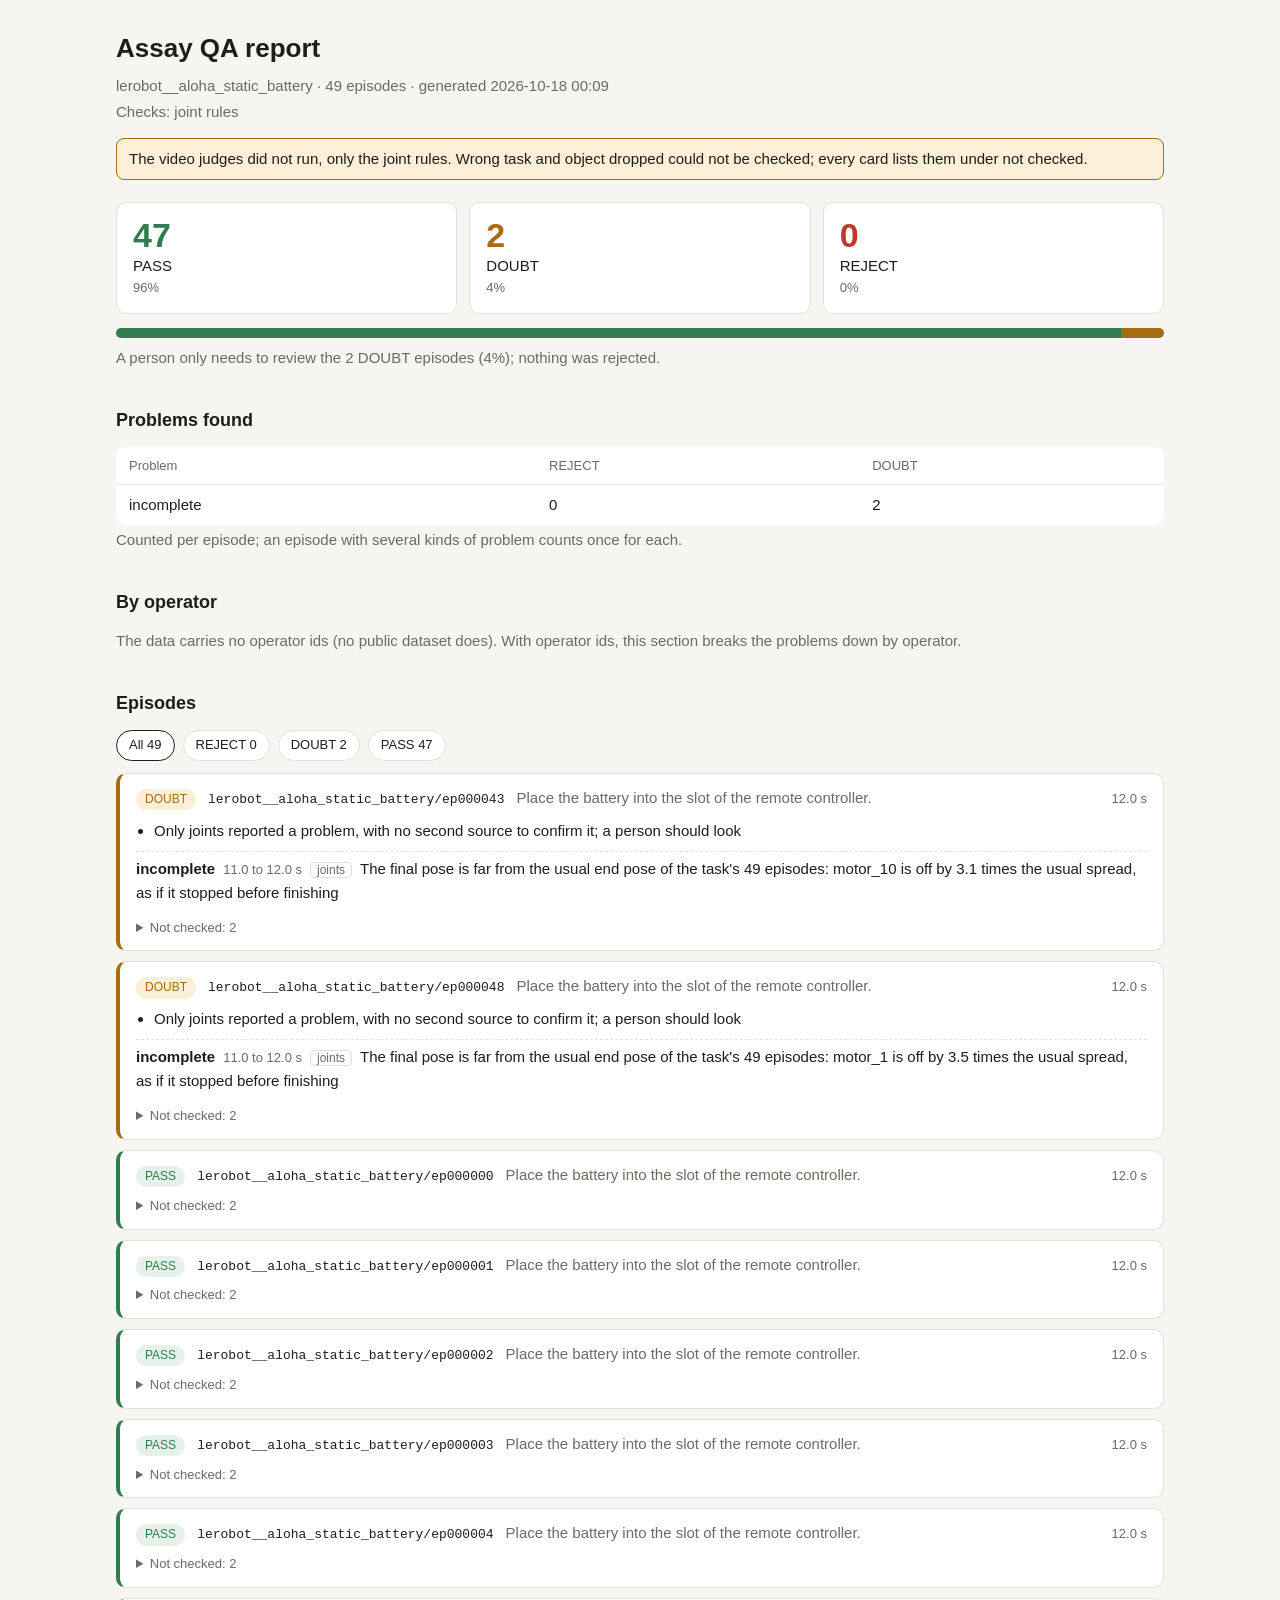
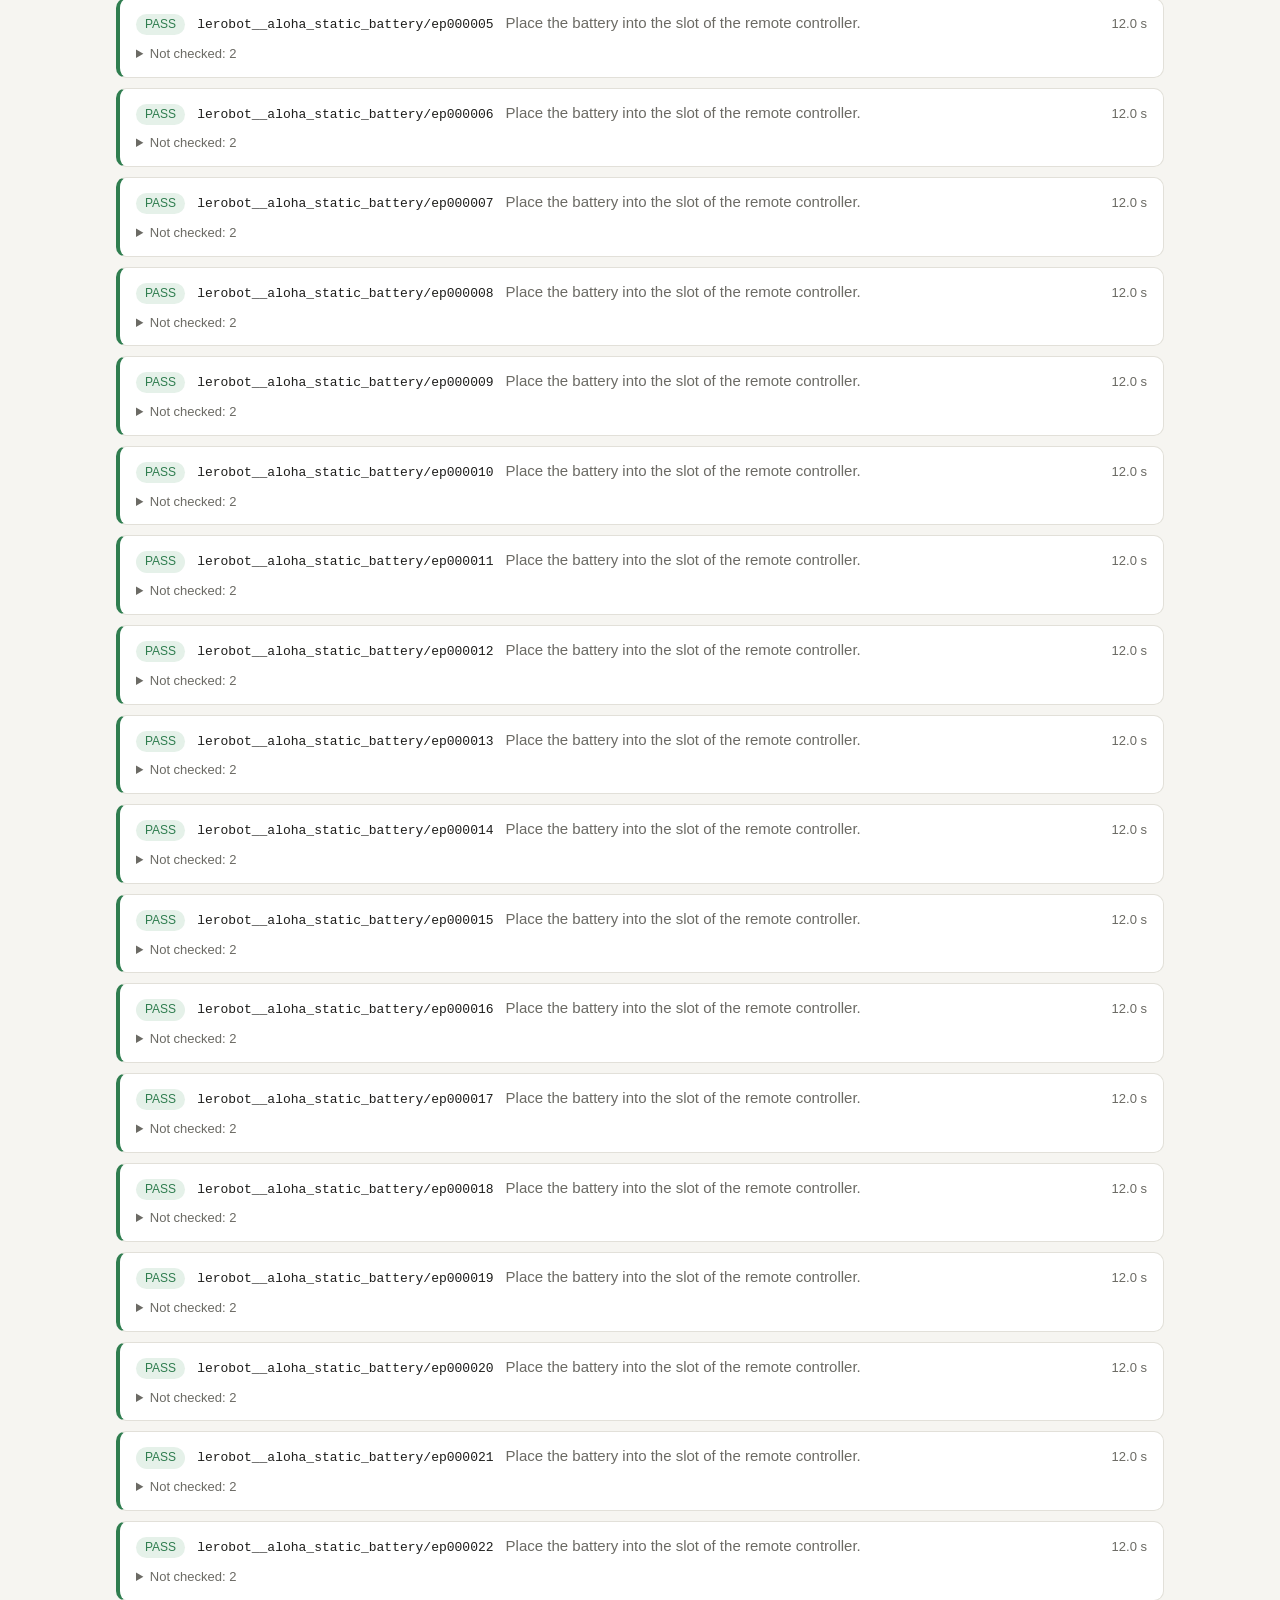
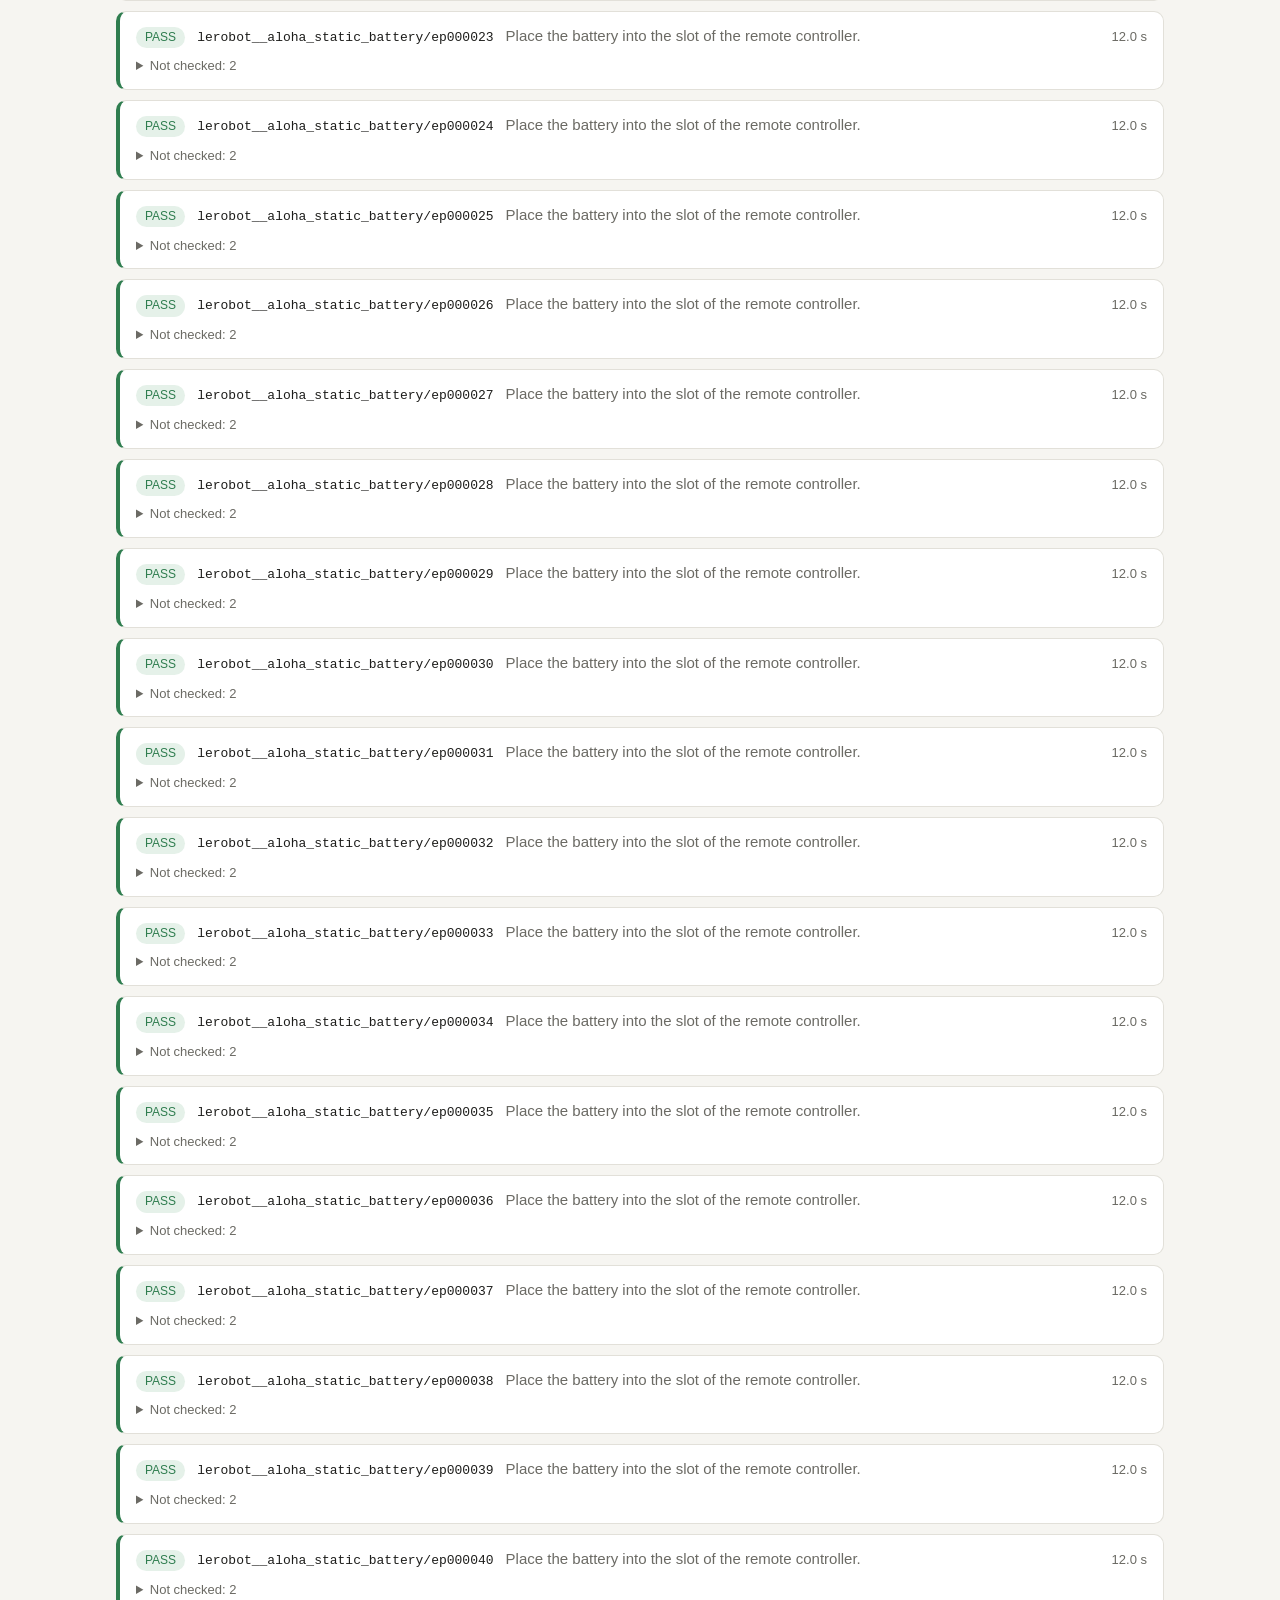
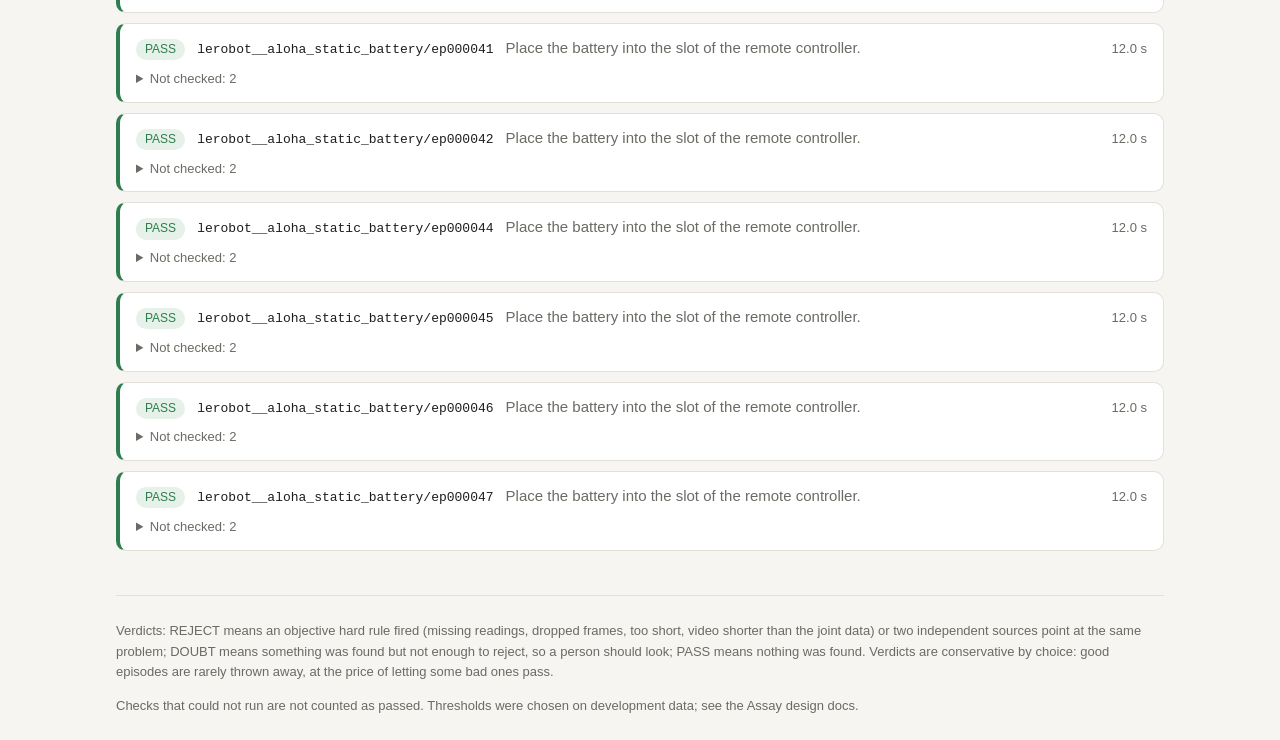
<file: examples/battery.en.html>
<!doctype html>
<html lang="en"><head><meta charset="utf-8"><meta name="viewport" content="width=device-width, initial-scale=1"><title>Assay QA report · lerobot__aloha_static_battery</title><style>
:root{--bg:#f6f5f1;--fg:#1d1d1b;--muted:#6b6a64;--card:#fff;--line:#e2e0d9;--curve:#2b5cab;
--pass:#2f7d4f;--doubt:#a86b12;--reject:#c0392b;--pass-bg:#e5f1e9;--doubt-bg:#fbefd8;--reject-bg:#f9e2de}
@media (prefers-color-scheme:dark){:root{--bg:#161615;--fg:#ecebe6;--muted:#9a9993;--card:#1f1f1d;--line:#34342f;
--curve:#7aa7ef;--pass:#5cbf86;--doubt:#e0a640;--reject:#ef6f61;--pass-bg:#1c3125;--doubt-bg:#3a2d15;--reject-bg:#3d1f1b}}
*{box-sizing:border-box}
body{margin:0 auto;max-width:1080px;padding:28px 16px 40px;background:var(--bg);color:var(--fg);
font:15px/1.6 -apple-system,"PingFang SC","Microsoft YaHei","Noto Sans CJK SC",sans-serif}
h1{font-size:26px;margin:0 0 4px}
h2{font-size:18px;margin:36px 0 12px}
.sub,.note{color:var(--muted);margin:2px 0}
.banner{background:var(--doubt-bg);border:1px solid var(--doubt);border-radius:8px;padding:8px 12px;margin:14px 0 0}
.tiles{display:grid;grid-template-columns:repeat(3,1fr);gap:12px;margin-top:22px}
.tile{background:var(--card);border:1px solid var(--line);border-radius:10px;padding:14px 16px;display:flex;flex-direction:column}
.tile b{font-size:34px;line-height:1.1;font-variant-numeric:tabular-nums}
.tile.pass b{color:var(--pass)}.tile.doubt b{color:var(--doubt)}.tile.reject b{color:var(--reject)}
.tile em{font-style:normal;color:var(--muted);font-size:13px}
.bar{display:flex;height:10px;border-radius:5px;overflow:hidden;margin:14px 0 8px;background:var(--line)}
.bar i.pass{background:var(--pass)}.bar i.doubt{background:var(--doubt)}.bar i.reject{background:var(--reject)}
table{border-collapse:collapse;width:100%;background:var(--card);border:1px solid var(--line);border-radius:10px;overflow:hidden}
th,td{text-align:left;padding:8px 12px;border-bottom:1px solid var(--line);font-variant-numeric:tabular-nums}
th{color:var(--muted);font-weight:500;font-size:13px}
.filters{display:flex;gap:8px;flex-wrap:wrap;margin-bottom:12px}
.filters button{font:inherit;font-size:13px;padding:4px 12px;border-radius:999px;border:1px solid var(--line);
background:var(--card);color:var(--fg);cursor:pointer}
.filters button.on{border-color:var(--fg)}
.cards{display:flex;flex-direction:column;gap:10px}
.card{background:var(--card);border:1px solid var(--line);border-left:4px solid var(--line);border-radius:10px;padding:12px 16px}
.card.pass{border-left-color:var(--pass)}.card.doubt{border-left-color:var(--doubt)}.card.reject{border-left-color:var(--reject)}
.head{display:flex;flex-wrap:wrap;align-items:baseline;gap:6px 12px}
.badge{font-size:12px;padding:1px 9px;border-radius:999px;white-space:nowrap}
.badge.pass{background:var(--pass-bg);color:var(--pass)}.badge.doubt{background:var(--doubt-bg);color:var(--doubt)}
.badge.reject{background:var(--reject-bg);color:var(--reject)}
code{font-family:ui-monospace,Consolas,monospace;font-size:13px;overflow-wrap:anywhere}
.task{color:var(--muted)}.dur{color:var(--muted);font-size:13px;margin-left:auto}
.reasons{margin:8px 0 0;padding-left:18px}
.findings{list-style:none;margin:8px 0 0;padding:0}
.findings li{padding:5px 0;border-top:1px dashed var(--line)}
.cause{font-weight:600;margin-right:8px}.when{color:var(--muted);font-size:13px;margin-right:8px}
.src{color:var(--muted);font-size:12px;margin-right:8px;padding:0 6px;border:1px solid var(--line);border-radius:4px}
.spark{margin:10px 0 0}
.spark svg{width:100%;max-width:440px;height:56px;display:block;background:var(--bg);border-radius:6px}
.spark polyline{fill:none;stroke:var(--curve);stroke-width:2;vector-effect:non-scaling-stroke}
.spark rect.mark{opacity:.28}.spark rect.mark.doubt{fill:var(--doubt)}.spark rect.mark.reject{fill:var(--reject)}
.shots{display:grid;grid-template-columns:repeat(auto-fill,minmax(min(140px,45%),1fr));gap:6px;margin:10px 0 0;max-width:760px}
.shots figure{margin:0}.shots img{width:100%;height:auto;display:block;border-radius:6px;background:var(--line)}
figcaption{color:var(--muted);font-size:12px}
details{margin-top:8px;color:var(--muted);font-size:13px}
details ul{margin:4px 0 0;padding-left:18px}
footer{margin-top:44px;color:var(--muted);font-size:13px;border-top:1px solid var(--line);padding-top:12px}
@media (max-width:600px){.tiles{grid-template-columns:1fr}.dur{margin-left:0}}
</style></head><body><header><h1>Assay QA report</h1><p class="sub">lerobot__aloha_static_battery · 49 episodes · generated 2026-10-18 00:09</p><p class="sub">Checks: joint rules</p><p class="banner">The video judges did not run, only the joint rules. Wrong task and object dropped could not be checked; every card lists them under not checked.</p></header><section class="funnel"><div class="tiles"><div class="tile pass"><b>47</b><span>PASS</span><em>96%</em></div><div class="tile doubt"><b>2</b><span>DOUBT</span><em>4%</em></div><div class="tile reject"><b>0</b><span>REJECT</span><em>0%</em></div></div><div class="bar"><i class="pass" style="width:95.92%"></i><i class="doubt" style="width:4.08%"></i></div><p class="note">A person only needs to review the 2 DOUBT episodes (4%); nothing was rejected.</p></section><section><h2>Problems found</h2><table class="causes"><thead><tr><th>Problem</th><th>REJECT</th><th>DOUBT</th></tr></thead><tbody><tr><td>incomplete</td><td>0</td><td>2</td></tr></tbody></table><p class="note">Counted per episode; an episode with several kinds of problem counts once for each.</p></section><section><h2>By operator</h2><p class="note">The data carries no operator ids (no public dataset does). With operator ids, this section breaks the problems down by operator.</p></section><section><h2>Episodes</h2><nav class="filters"><button type="button" data-f="all" class="on">All 49</button><button type="button" data-f="reject">REJECT 0</button><button type="button" data-f="doubt">DOUBT 2</button><button type="button" data-f="pass">PASS 47</button></nav><div class="cards"><article class="card doubt" data-label="doubt"><div class="head"><span class="badge doubt">DOUBT</span><code>lerobot__aloha_static_battery/ep000043</code><span class="task">Place the battery into the slot of the remote controller.</span><span class="dur">12.0 s</span></div><ul class="reasons"><li>Only joints reported a problem, with no second source to confirm it; a person should look</li></ul><ul class="findings"><li><span class="cause">incomplete</span><span class="when">11.0 to 12.0 s</span><span class="src">joints</span>The final pose is far from the usual end pose of the task&#x27;s 49 episodes: motor_10 is off by 3.1 times the usual spread, as if it stopped before finishing</li></ul><details><summary>Not checked: 2</summary><ul><li>regrasp: No gripper channel found</li><li>video judges: The video judges did not run (no GPU, or no cached results)</li></ul></details></article><article class="card doubt" data-label="doubt"><div class="head"><span class="badge doubt">DOUBT</span><code>lerobot__aloha_static_battery/ep000048</code><span class="task">Place the battery into the slot of the remote controller.</span><span class="dur">12.0 s</span></div><ul class="reasons"><li>Only joints reported a problem, with no second source to confirm it; a person should look</li></ul><ul class="findings"><li><span class="cause">incomplete</span><span class="when">11.0 to 12.0 s</span><span class="src">joints</span>The final pose is far from the usual end pose of the task&#x27;s 49 episodes: motor_1 is off by 3.5 times the usual spread, as if it stopped before finishing</li></ul><details><summary>Not checked: 2</summary><ul><li>regrasp: No gripper channel found</li><li>video judges: The video judges did not run (no GPU, or no cached results)</li></ul></details></article><article class="card pass" data-label="pass"><div class="head"><span class="badge pass">PASS</span><code>lerobot__aloha_static_battery/ep000000</code><span class="task">Place the battery into the slot of the remote controller.</span><span class="dur">12.0 s</span></div><details><summary>Not checked: 2</summary><ul><li>regrasp: No gripper channel found</li><li>video judges: The video judges did not run (no GPU, or no cached results)</li></ul></details></article><article class="card pass" data-label="pass"><div class="head"><span class="badge pass">PASS</span><code>lerobot__aloha_static_battery/ep000001</code><span class="task">Place the battery into the slot of the remote controller.</span><span class="dur">12.0 s</span></div><details><summary>Not checked: 2</summary><ul><li>regrasp: No gripper channel found</li><li>video judges: The video judges did not run (no GPU, or no cached results)</li></ul></details></article><article class="card pass" data-label="pass"><div class="head"><span class="badge pass">PASS</span><code>lerobot__aloha_static_battery/ep000002</code><span class="task">Place the battery into the slot of the remote controller.</span><span class="dur">12.0 s</span></div><details><summary>Not checked: 2</summary><ul><li>regrasp: No gripper channel found</li><li>video judges: The video judges did not run (no GPU, or no cached results)</li></ul></details></article><article class="card pass" data-label="pass"><div class="head"><span class="badge pass">PASS</span><code>lerobot__aloha_static_battery/ep000003</code><span class="task">Place the battery into the slot of the remote controller.</span><span class="dur">12.0 s</span></div><details><summary>Not checked: 2</summary><ul><li>regrasp: No gripper channel found</li><li>video judges: The video judges did not run (no GPU, or no cached results)</li></ul></details></article><article class="card pass" data-label="pass"><div class="head"><span class="badge pass">PASS</span><code>lerobot__aloha_static_battery/ep000004</code><span class="task">Place the battery into the slot of the remote controller.</span><span class="dur">12.0 s</span></div><details><summary>Not checked: 2</summary><ul><li>regrasp: No gripper channel found</li><li>video judges: The video judges did not run (no GPU, or no cached results)</li></ul></details></article><article class="card pass" data-label="pass"><div class="head"><span class="badge pass">PASS</span><code>lerobot__aloha_static_battery/ep000005</code><span class="task">Place the battery into the slot of the remote controller.</span><span class="dur">12.0 s</span></div><details><summary>Not checked: 2</summary><ul><li>regrasp: No gripper channel found</li><li>video judges: The video judges did not run (no GPU, or no cached results)</li></ul></details></article><article class="card pass" data-label="pass"><div class="head"><span class="badge pass">PASS</span><code>lerobot__aloha_static_battery/ep000006</code><span class="task">Place the battery into the slot of the remote controller.</span><span class="dur">12.0 s</span></div><details><summary>Not checked: 2</summary><ul><li>regrasp: No gripper channel found</li><li>video judges: The video judges did not run (no GPU, or no cached results)</li></ul></details></article><article class="card pass" data-label="pass"><div class="head"><span class="badge pass">PASS</span><code>lerobot__aloha_static_battery/ep000007</code><span class="task">Place the battery into the slot of the remote controller.</span><span class="dur">12.0 s</span></div><details><summary>Not checked: 2</summary><ul><li>regrasp: No gripper channel found</li><li>video judges: The video judges did not run (no GPU, or no cached results)</li></ul></details></article><article class="card pass" data-label="pass"><div class="head"><span class="badge pass">PASS</span><code>lerobot__aloha_static_battery/ep000008</code><span class="task">Place the battery into the slot of the remote controller.</span><span class="dur">12.0 s</span></div><details><summary>Not checked: 2</summary><ul><li>regrasp: No gripper channel found</li><li>video judges: The video judges did not run (no GPU, or no cached results)</li></ul></details></article><article class="card pass" data-label="pass"><div class="head"><span class="badge pass">PASS</span><code>lerobot__aloha_static_battery/ep000009</code><span class="task">Place the battery into the slot of the remote controller.</span><span class="dur">12.0 s</span></div><details><summary>Not checked: 2</summary><ul><li>regrasp: No gripper channel found</li><li>video judges: The video judges did not run (no GPU, or no cached results)</li></ul></details></article><article class="card pass" data-label="pass"><div class="head"><span class="badge pass">PASS</span><code>lerobot__aloha_static_battery/ep000010</code><span class="task">Place the battery into the slot of the remote controller.</span><span class="dur">12.0 s</span></div><details><summary>Not checked: 2</summary><ul><li>regrasp: No gripper channel found</li><li>video judges: The video judges did not run (no GPU, or no cached results)</li></ul></details></article><article class="card pass" data-label="pass"><div class="head"><span class="badge pass">PASS</span><code>lerobot__aloha_static_battery/ep000011</code><span class="task">Place the battery into the slot of the remote controller.</span><span class="dur">12.0 s</span></div><details><summary>Not checked: 2</summary><ul><li>regrasp: No gripper channel found</li><li>video judges: The video judges did not run (no GPU, or no cached results)</li></ul></details></article><article class="card pass" data-label="pass"><div class="head"><span class="badge pass">PASS</span><code>lerobot__aloha_static_battery/ep000012</code><span class="task">Place the battery into the slot of the remote controller.</span><span class="dur">12.0 s</span></div><details><summary>Not checked: 2</summary><ul><li>regrasp: No gripper channel found</li><li>video judges: The video judges did not run (no GPU, or no cached results)</li></ul></details></article><article class="card pass" data-label="pass"><div class="head"><span class="badge pass">PASS</span><code>lerobot__aloha_static_battery/ep000013</code><span class="task">Place the battery into the slot of the remote controller.</span><span class="dur">12.0 s</span></div><details><summary>Not checked: 2</summary><ul><li>regrasp: No gripper channel found</li><li>video judges: The video judges did not run (no GPU, or no cached results)</li></ul></details></article><article class="card pass" data-label="pass"><div class="head"><span class="badge pass">PASS</span><code>lerobot__aloha_static_battery/ep000014</code><span class="task">Place the battery into the slot of the remote controller.</span><span class="dur">12.0 s</span></div><details><summary>Not checked: 2</summary><ul><li>regrasp: No gripper channel found</li><li>video judges: The video judges did not run (no GPU, or no cached results)</li></ul></details></article><article class="card pass" data-label="pass"><div class="head"><span class="badge pass">PASS</span><code>lerobot__aloha_static_battery/ep000015</code><span class="task">Place the battery into the slot of the remote controller.</span><span class="dur">12.0 s</span></div><details><summary>Not checked: 2</summary><ul><li>regrasp: No gripper channel found</li><li>video judges: The video judges did not run (no GPU, or no cached results)</li></ul></details></article><article class="card pass" data-label="pass"><div class="head"><span class="badge pass">PASS</span><code>lerobot__aloha_static_battery/ep000016</code><span class="task">Place the battery into the slot of the remote controller.</span><span class="dur">12.0 s</span></div><details><summary>Not checked: 2</summary><ul><li>regrasp: No gripper channel found</li><li>video judges: The video judges did not run (no GPU, or no cached results)</li></ul></details></article><article class="card pass" data-label="pass"><div class="head"><span class="badge pass">PASS</span><code>lerobot__aloha_static_battery/ep000017</code><span class="task">Place the battery into the slot of the remote controller.</span><span class="dur">12.0 s</span></div><details><summary>Not checked: 2</summary><ul><li>regrasp: No gripper channel found</li><li>video judges: The video judges did not run (no GPU, or no cached results)</li></ul></details></article><article class="card pass" data-label="pass"><div class="head"><span class="badge pass">PASS</span><code>lerobot__aloha_static_battery/ep000018</code><span class="task">Place the battery into the slot of the remote controller.</span><span class="dur">12.0 s</span></div><details><summary>Not checked: 2</summary><ul><li>regrasp: No gripper channel found</li><li>video judges: The video judges did not run (no GPU, or no cached results)</li></ul></details></article><article class="card pass" data-label="pass"><div class="head"><span class="badge pass">PASS</span><code>lerobot__aloha_static_battery/ep000019</code><span class="task">Place the battery into the slot of the remote controller.</span><span class="dur">12.0 s</span></div><details><summary>Not checked: 2</summary><ul><li>regrasp: No gripper channel found</li><li>video judges: The video judges did not run (no GPU, or no cached results)</li></ul></details></article><article class="card pass" data-label="pass"><div class="head"><span class="badge pass">PASS</span><code>lerobot__aloha_static_battery/ep000020</code><span class="task">Place the battery into the slot of the remote controller.</span><span class="dur">12.0 s</span></div><details><summary>Not checked: 2</summary><ul><li>regrasp: No gripper channel found</li><li>video judges: The video judges did not run (no GPU, or no cached results)</li></ul></details></article><article class="card pass" data-label="pass"><div class="head"><span class="badge pass">PASS</span><code>lerobot__aloha_static_battery/ep000021</code><span class="task">Place the battery into the slot of the remote controller.</span><span class="dur">12.0 s</span></div><details><summary>Not checked: 2</summary><ul><li>regrasp: No gripper channel found</li><li>video judges: The video judges did not run (no GPU, or no cached results)</li></ul></details></article><article class="card pass" data-label="pass"><div class="head"><span class="badge pass">PASS</span><code>lerobot__aloha_static_battery/ep000022</code><span class="task">Place the battery into the slot of the remote controller.</span><span class="dur">12.0 s</span></div><details><summary>Not checked: 2</summary><ul><li>regrasp: No gripper channel found</li><li>video judges: The video judges did not run (no GPU, or no cached results)</li></ul></details></article><article class="card pass" data-label="pass"><div class="head"><span class="badge pass">PASS</span><code>lerobot__aloha_static_battery/ep000023</code><span class="task">Place the battery into the slot of the remote controller.</span><span class="dur">12.0 s</span></div><details><summary>Not checked: 2</summary><ul><li>regrasp: No gripper channel found</li><li>video judges: The video judges did not run (no GPU, or no cached results)</li></ul></details></article><article class="card pass" data-label="pass"><div class="head"><span class="badge pass">PASS</span><code>lerobot__aloha_static_battery/ep000024</code><span class="task">Place the battery into the slot of the remote controller.</span><span class="dur">12.0 s</span></div><details><summary>Not checked: 2</summary><ul><li>regrasp: No gripper channel found</li><li>video judges: The video judges did not run (no GPU, or no cached results)</li></ul></details></article><article class="card pass" data-label="pass"><div class="head"><span class="badge pass">PASS</span><code>lerobot__aloha_static_battery/ep000025</code><span class="task">Place the battery into the slot of the remote controller.</span><span class="dur">12.0 s</span></div><details><summary>Not checked: 2</summary><ul><li>regrasp: No gripper channel found</li><li>video judges: The video judges did not run (no GPU, or no cached results)</li></ul></details></article><article class="card pass" data-label="pass"><div class="head"><span class="badge pass">PASS</span><code>lerobot__aloha_static_battery/ep000026</code><span class="task">Place the battery into the slot of the remote controller.</span><span class="dur">12.0 s</span></div><details><summary>Not checked: 2</summary><ul><li>regrasp: No gripper channel found</li><li>video judges: The video judges did not run (no GPU, or no cached results)</li></ul></details></article><article class="card pass" data-label="pass"><div class="head"><span class="badge pass">PASS</span><code>lerobot__aloha_static_battery/ep000027</code><span class="task">Place the battery into the slot of the remote controller.</span><span class="dur">12.0 s</span></div><details><summary>Not checked: 2</summary><ul><li>regrasp: No gripper channel found</li><li>video judges: The video judges did not run (no GPU, or no cached results)</li></ul></details></article><article class="card pass" data-label="pass"><div class="head"><span class="badge pass">PASS</span><code>lerobot__aloha_static_battery/ep000028</code><span class="task">Place the battery into the slot of the remote controller.</span><span class="dur">12.0 s</span></div><details><summary>Not checked: 2</summary><ul><li>regrasp: No gripper channel found</li><li>video judges: The video judges did not run (no GPU, or no cached results)</li></ul></details></article><article class="card pass" data-label="pass"><div class="head"><span class="badge pass">PASS</span><code>lerobot__aloha_static_battery/ep000029</code><span class="task">Place the battery into the slot of the remote controller.</span><span class="dur">12.0 s</span></div><details><summary>Not checked: 2</summary><ul><li>regrasp: No gripper channel found</li><li>video judges: The video judges did not run (no GPU, or no cached results)</li></ul></details></article><article class="card pass" data-label="pass"><div class="head"><span class="badge pass">PASS</span><code>lerobot__aloha_static_battery/ep000030</code><span class="task">Place the battery into the slot of the remote controller.</span><span class="dur">12.0 s</span></div><details><summary>Not checked: 2</summary><ul><li>regrasp: No gripper channel found</li><li>video judges: The video judges did not run (no GPU, or no cached results)</li></ul></details></article><article class="card pass" data-label="pass"><div class="head"><span class="badge pass">PASS</span><code>lerobot__aloha_static_battery/ep000031</code><span class="task">Place the battery into the slot of the remote controller.</span><span class="dur">12.0 s</span></div><details><summary>Not checked: 2</summary><ul><li>regrasp: No gripper channel found</li><li>video judges: The video judges did not run (no GPU, or no cached results)</li></ul></details></article><article class="card pass" data-label="pass"><div class="head"><span class="badge pass">PASS</span><code>lerobot__aloha_static_battery/ep000032</code><span class="task">Place the battery into the slot of the remote controller.</span><span class="dur">12.0 s</span></div><details><summary>Not checked: 2</summary><ul><li>regrasp: No gripper channel found</li><li>video judges: The video judges did not run (no GPU, or no cached results)</li></ul></details></article><article class="card pass" data-label="pass"><div class="head"><span class="badge pass">PASS</span><code>lerobot__aloha_static_battery/ep000033</code><span class="task">Place the battery into the slot of the remote controller.</span><span class="dur">12.0 s</span></div><details><summary>Not checked: 2</summary><ul><li>regrasp: No gripper channel found</li><li>video judges: The video judges did not run (no GPU, or no cached results)</li></ul></details></article><article class="card pass" data-label="pass"><div class="head"><span class="badge pass">PASS</span><code>lerobot__aloha_static_battery/ep000034</code><span class="task">Place the battery into the slot of the remote controller.</span><span class="dur">12.0 s</span></div><details><summary>Not checked: 2</summary><ul><li>regrasp: No gripper channel found</li><li>video judges: The video judges did not run (no GPU, or no cached results)</li></ul></details></article><article class="card pass" data-label="pass"><div class="head"><span class="badge pass">PASS</span><code>lerobot__aloha_static_battery/ep000035</code><span class="task">Place the battery into the slot of the remote controller.</span><span class="dur">12.0 s</span></div><details><summary>Not checked: 2</summary><ul><li>regrasp: No gripper channel found</li><li>video judges: The video judges did not run (no GPU, or no cached results)</li></ul></details></article><article class="card pass" data-label="pass"><div class="head"><span class="badge pass">PASS</span><code>lerobot__aloha_static_battery/ep000036</code><span class="task">Place the battery into the slot of the remote controller.</span><span class="dur">12.0 s</span></div><details><summary>Not checked: 2</summary><ul><li>regrasp: No gripper channel found</li><li>video judges: The video judges did not run (no GPU, or no cached results)</li></ul></details></article><article class="card pass" data-label="pass"><div class="head"><span class="badge pass">PASS</span><code>lerobot__aloha_static_battery/ep000037</code><span class="task">Place the battery into the slot of the remote controller.</span><span class="dur">12.0 s</span></div><details><summary>Not checked: 2</summary><ul><li>regrasp: No gripper channel found</li><li>video judges: The video judges did not run (no GPU, or no cached results)</li></ul></details></article><article class="card pass" data-label="pass"><div class="head"><span class="badge pass">PASS</span><code>lerobot__aloha_static_battery/ep000038</code><span class="task">Place the battery into the slot of the remote controller.</span><span class="dur">12.0 s</span></div><details><summary>Not checked: 2</summary><ul><li>regrasp: No gripper channel found</li><li>video judges: The video judges did not run (no GPU, or no cached results)</li></ul></details></article><article class="card pass" data-label="pass"><div class="head"><span class="badge pass">PASS</span><code>lerobot__aloha_static_battery/ep000039</code><span class="task">Place the battery into the slot of the remote controller.</span><span class="dur">12.0 s</span></div><details><summary>Not checked: 2</summary><ul><li>regrasp: No gripper channel found</li><li>video judges: The video judges did not run (no GPU, or no cached results)</li></ul></details></article><article class="card pass" data-label="pass"><div class="head"><span class="badge pass">PASS</span><code>lerobot__aloha_static_battery/ep000040</code><span class="task">Place the battery into the slot of the remote controller.</span><span class="dur">12.0 s</span></div><details><summary>Not checked: 2</summary><ul><li>regrasp: No gripper channel found</li><li>video judges: The video judges did not run (no GPU, or no cached results)</li></ul></details></article><article class="card pass" data-label="pass"><div class="head"><span class="badge pass">PASS</span><code>lerobot__aloha_static_battery/ep000041</code><span class="task">Place the battery into the slot of the remote controller.</span><span class="dur">12.0 s</span></div><details><summary>Not checked: 2</summary><ul><li>regrasp: No gripper channel found</li><li>video judges: The video judges did not run (no GPU, or no cached results)</li></ul></details></article><article class="card pass" data-label="pass"><div class="head"><span class="badge pass">PASS</span><code>lerobot__aloha_static_battery/ep000042</code><span class="task">Place the battery into the slot of the remote controller.</span><span class="dur">12.0 s</span></div><details><summary>Not checked: 2</summary><ul><li>regrasp: No gripper channel found</li><li>video judges: The video judges did not run (no GPU, or no cached results)</li></ul></details></article><article class="card pass" data-label="pass"><div class="head"><span class="badge pass">PASS</span><code>lerobot__aloha_static_battery/ep000044</code><span class="task">Place the battery into the slot of the remote controller.</span><span class="dur">12.0 s</span></div><details><summary>Not checked: 2</summary><ul><li>regrasp: No gripper channel found</li><li>video judges: The video judges did not run (no GPU, or no cached results)</li></ul></details></article><article class="card pass" data-label="pass"><div class="head"><span class="badge pass">PASS</span><code>lerobot__aloha_static_battery/ep000045</code><span class="task">Place the battery into the slot of the remote controller.</span><span class="dur">12.0 s</span></div><details><summary>Not checked: 2</summary><ul><li>regrasp: No gripper channel found</li><li>video judges: The video judges did not run (no GPU, or no cached results)</li></ul></details></article><article class="card pass" data-label="pass"><div class="head"><span class="badge pass">PASS</span><code>lerobot__aloha_static_battery/ep000046</code><span class="task">Place the battery into the slot of the remote controller.</span><span class="dur">12.0 s</span></div><details><summary>Not checked: 2</summary><ul><li>regrasp: No gripper channel found</li><li>video judges: The video judges did not run (no GPU, or no cached results)</li></ul></details></article><article class="card pass" data-label="pass"><div class="head"><span class="badge pass">PASS</span><code>lerobot__aloha_static_battery/ep000047</code><span class="task">Place the battery into the slot of the remote controller.</span><span class="dur">12.0 s</span></div><details><summary>Not checked: 2</summary><ul><li>regrasp: No gripper channel found</li><li>video judges: The video judges did not run (no GPU, or no cached results)</li></ul></details></article></div></section><footer><p>Verdicts: REJECT means an objective hard rule fired (missing readings, dropped frames, too short, video shorter than the joint data) or two independent sources point at the same problem; DOUBT means something was found but not enough to reject, so a person should look; PASS means nothing was found. Verdicts are conservative by choice: good episodes are rarely thrown away, at the price of letting some bad ones pass.</p><p>Checks that could not run are not counted as passed. Thresholds were chosen on development data; see the Assay design docs.</p></footer><script>
document.querySelectorAll(".filters button").forEach(function (b) {
  b.addEventListener("click", function () {
    document.querySelectorAll(".filters button").forEach(function (x) { x.classList.toggle("on", x === b); });
    document.querySelectorAll(".card").forEach(function (c) {
      c.hidden = b.dataset.f !== "all" && c.dataset.label !== b.dataset.f;
    });
  });
});
</script></body></html>
</file>
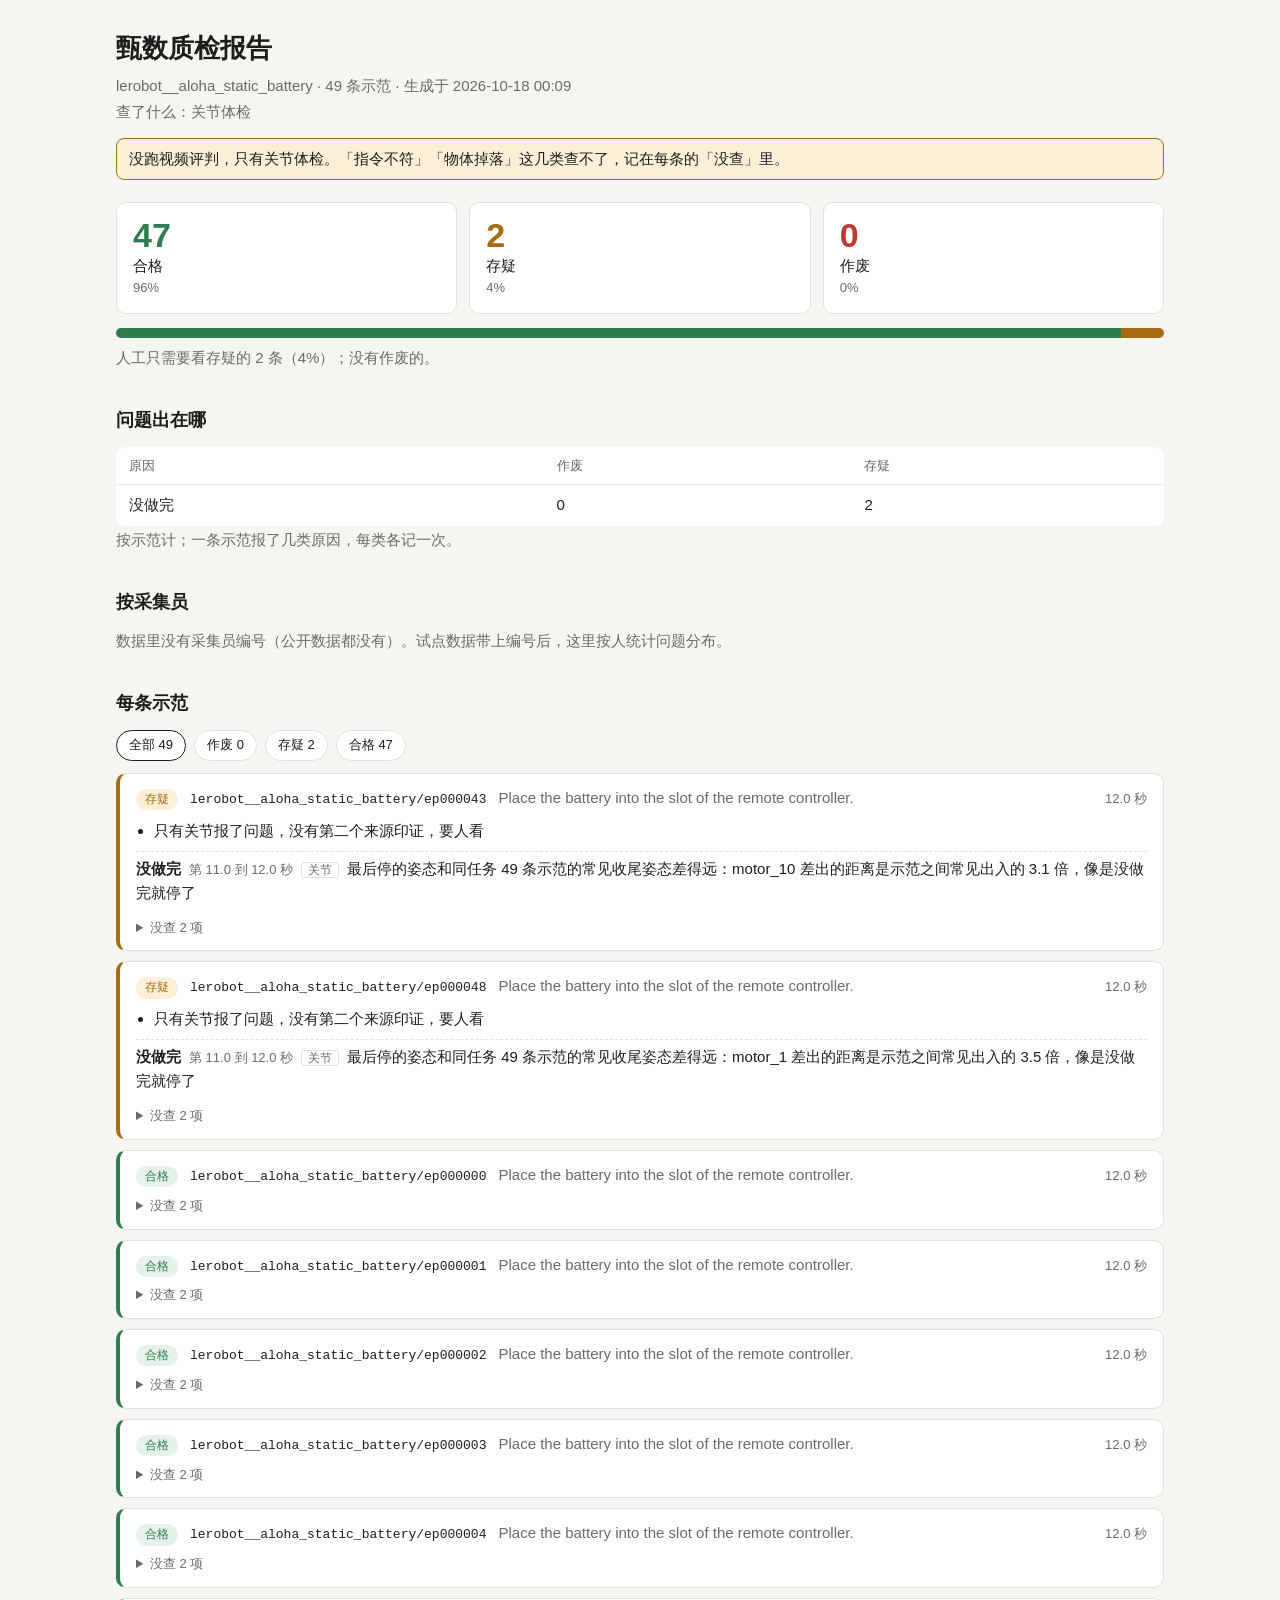
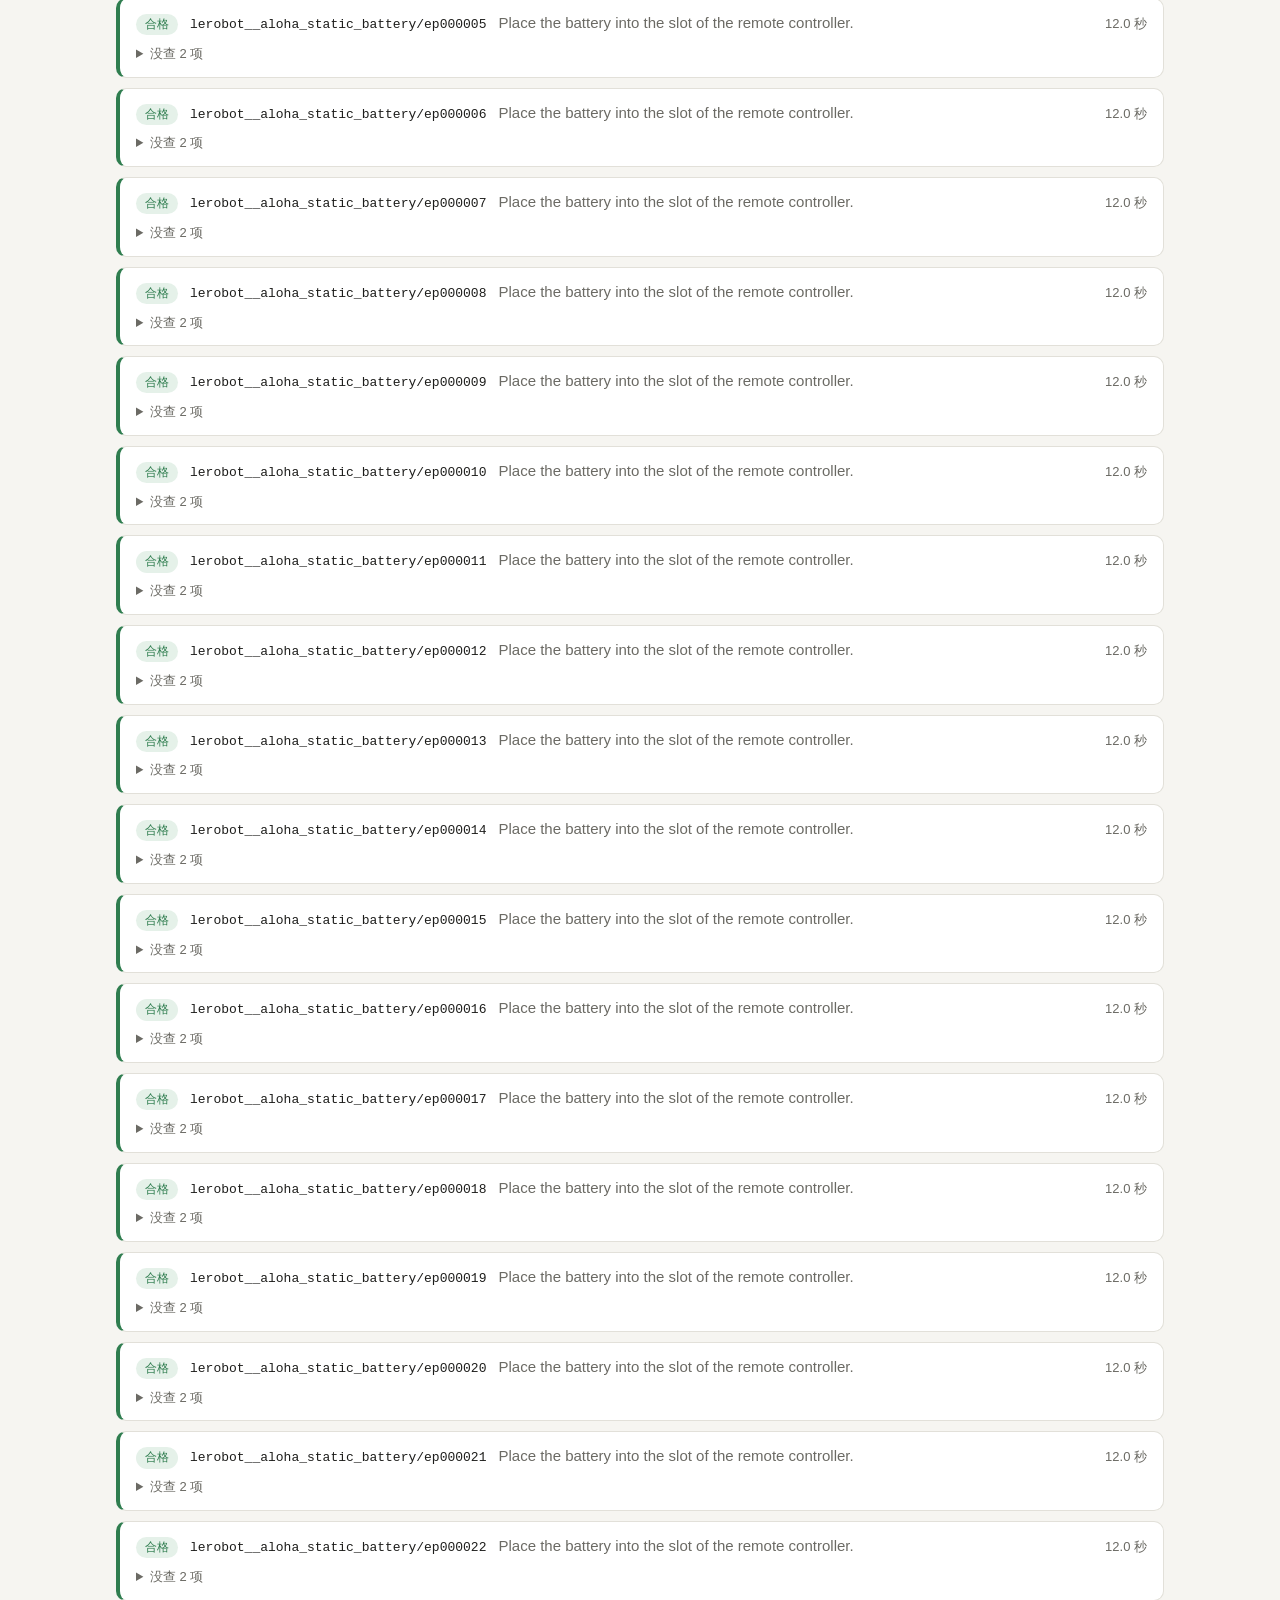
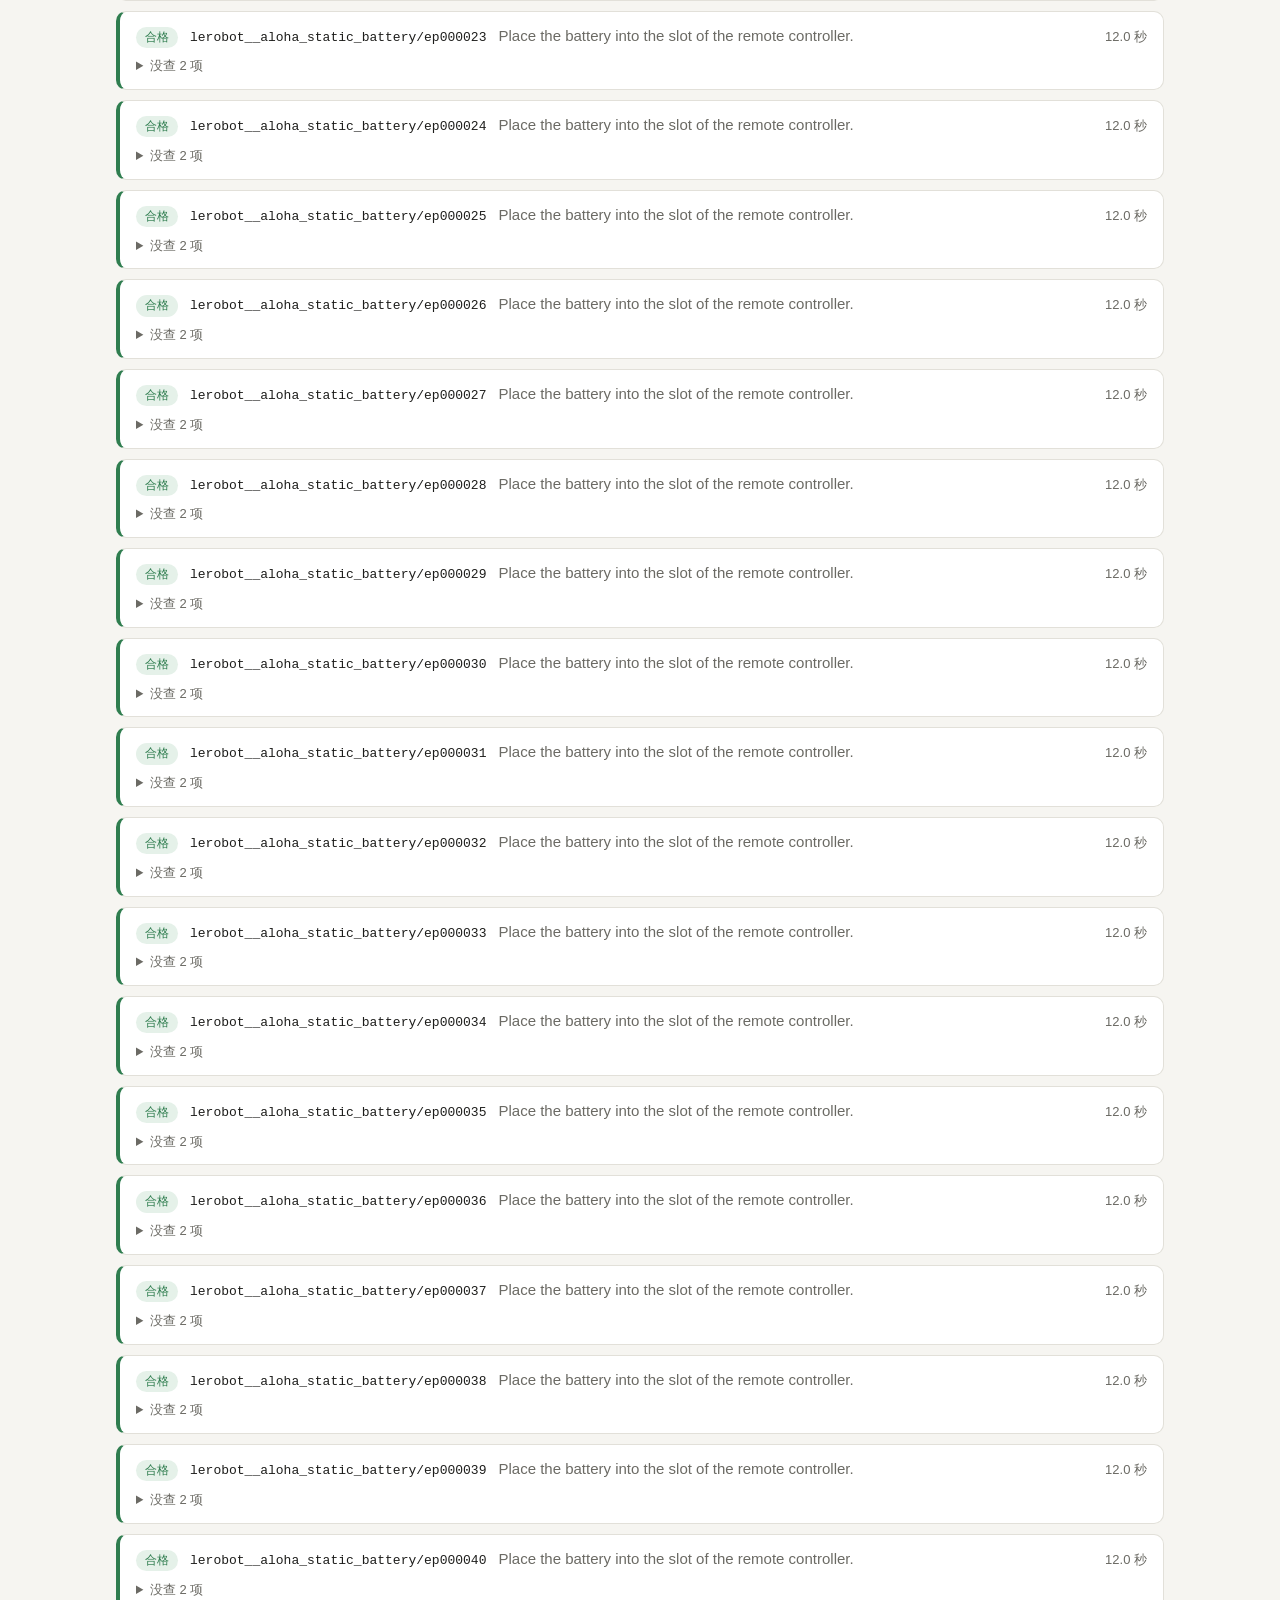
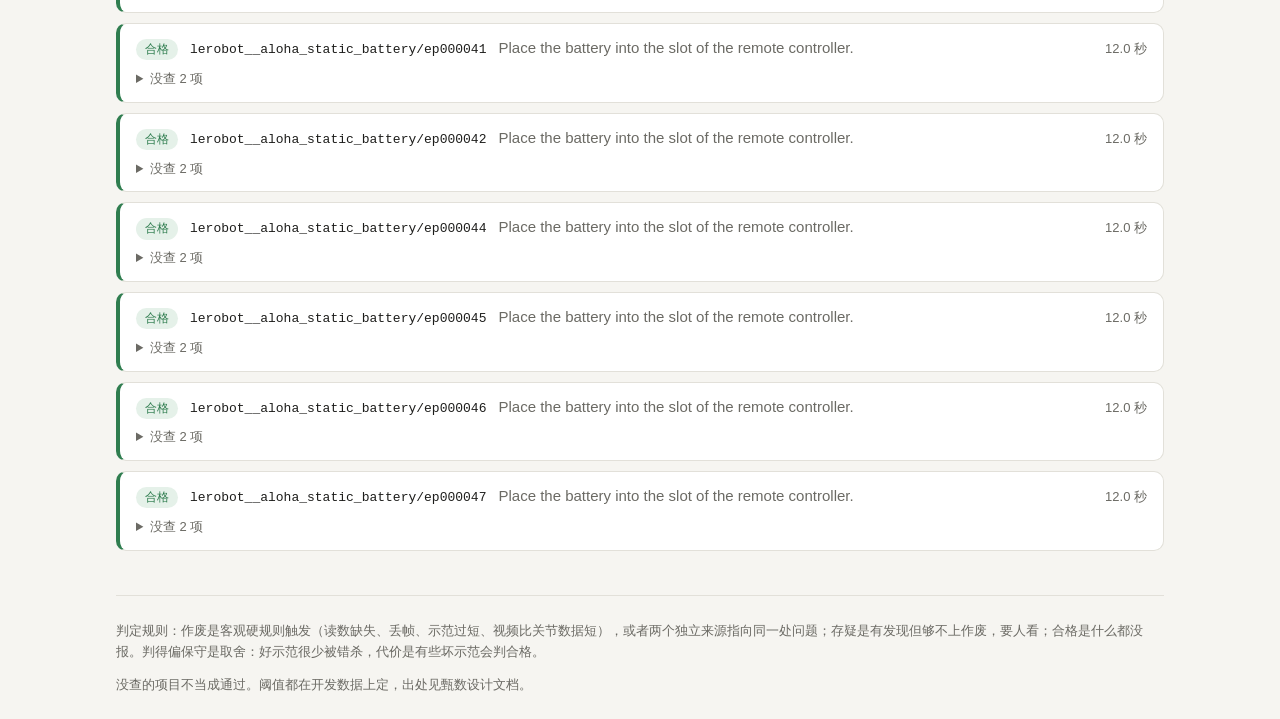
<file: examples/battery.zh.html>
<!doctype html>
<html lang="zh-CN"><head><meta charset="utf-8"><meta name="viewport" content="width=device-width, initial-scale=1"><title>甄数质检报告 · lerobot__aloha_static_battery</title><style>
:root{--bg:#f6f5f1;--fg:#1d1d1b;--muted:#6b6a64;--card:#fff;--line:#e2e0d9;--curve:#2b5cab;
--pass:#2f7d4f;--doubt:#a86b12;--reject:#c0392b;--pass-bg:#e5f1e9;--doubt-bg:#fbefd8;--reject-bg:#f9e2de}
@media (prefers-color-scheme:dark){:root{--bg:#161615;--fg:#ecebe6;--muted:#9a9993;--card:#1f1f1d;--line:#34342f;
--curve:#7aa7ef;--pass:#5cbf86;--doubt:#e0a640;--reject:#ef6f61;--pass-bg:#1c3125;--doubt-bg:#3a2d15;--reject-bg:#3d1f1b}}
*{box-sizing:border-box}
body{margin:0 auto;max-width:1080px;padding:28px 16px 40px;background:var(--bg);color:var(--fg);
font:15px/1.6 -apple-system,"PingFang SC","Microsoft YaHei","Noto Sans CJK SC",sans-serif}
h1{font-size:26px;margin:0 0 4px}
h2{font-size:18px;margin:36px 0 12px}
.sub,.note{color:var(--muted);margin:2px 0}
.banner{background:var(--doubt-bg);border:1px solid var(--doubt);border-radius:8px;padding:8px 12px;margin:14px 0 0}
.tiles{display:grid;grid-template-columns:repeat(3,1fr);gap:12px;margin-top:22px}
.tile{background:var(--card);border:1px solid var(--line);border-radius:10px;padding:14px 16px;display:flex;flex-direction:column}
.tile b{font-size:34px;line-height:1.1;font-variant-numeric:tabular-nums}
.tile.pass b{color:var(--pass)}.tile.doubt b{color:var(--doubt)}.tile.reject b{color:var(--reject)}
.tile em{font-style:normal;color:var(--muted);font-size:13px}
.bar{display:flex;height:10px;border-radius:5px;overflow:hidden;margin:14px 0 8px;background:var(--line)}
.bar i.pass{background:var(--pass)}.bar i.doubt{background:var(--doubt)}.bar i.reject{background:var(--reject)}
table{border-collapse:collapse;width:100%;background:var(--card);border:1px solid var(--line);border-radius:10px;overflow:hidden}
th,td{text-align:left;padding:8px 12px;border-bottom:1px solid var(--line);font-variant-numeric:tabular-nums}
th{color:var(--muted);font-weight:500;font-size:13px}
.filters{display:flex;gap:8px;flex-wrap:wrap;margin-bottom:12px}
.filters button{font:inherit;font-size:13px;padding:4px 12px;border-radius:999px;border:1px solid var(--line);
background:var(--card);color:var(--fg);cursor:pointer}
.filters button.on{border-color:var(--fg)}
.cards{display:flex;flex-direction:column;gap:10px}
.card{background:var(--card);border:1px solid var(--line);border-left:4px solid var(--line);border-radius:10px;padding:12px 16px}
.card.pass{border-left-color:var(--pass)}.card.doubt{border-left-color:var(--doubt)}.card.reject{border-left-color:var(--reject)}
.head{display:flex;flex-wrap:wrap;align-items:baseline;gap:6px 12px}
.badge{font-size:12px;padding:1px 9px;border-radius:999px;white-space:nowrap}
.badge.pass{background:var(--pass-bg);color:var(--pass)}.badge.doubt{background:var(--doubt-bg);color:var(--doubt)}
.badge.reject{background:var(--reject-bg);color:var(--reject)}
code{font-family:ui-monospace,Consolas,monospace;font-size:13px;overflow-wrap:anywhere}
.task{color:var(--muted)}.dur{color:var(--muted);font-size:13px;margin-left:auto}
.reasons{margin:8px 0 0;padding-left:18px}
.findings{list-style:none;margin:8px 0 0;padding:0}
.findings li{padding:5px 0;border-top:1px dashed var(--line)}
.cause{font-weight:600;margin-right:8px}.when{color:var(--muted);font-size:13px;margin-right:8px}
.src{color:var(--muted);font-size:12px;margin-right:8px;padding:0 6px;border:1px solid var(--line);border-radius:4px}
.spark{margin:10px 0 0}
.spark svg{width:100%;max-width:440px;height:56px;display:block;background:var(--bg);border-radius:6px}
.spark polyline{fill:none;stroke:var(--curve);stroke-width:2;vector-effect:non-scaling-stroke}
.spark rect.mark{opacity:.28}.spark rect.mark.doubt{fill:var(--doubt)}.spark rect.mark.reject{fill:var(--reject)}
.shots{display:grid;grid-template-columns:repeat(auto-fill,minmax(min(140px,45%),1fr));gap:6px;margin:10px 0 0;max-width:760px}
.shots figure{margin:0}.shots img{width:100%;height:auto;display:block;border-radius:6px;background:var(--line)}
figcaption{color:var(--muted);font-size:12px}
details{margin-top:8px;color:var(--muted);font-size:13px}
details ul{margin:4px 0 0;padding-left:18px}
footer{margin-top:44px;color:var(--muted);font-size:13px;border-top:1px solid var(--line);padding-top:12px}
@media (max-width:600px){.tiles{grid-template-columns:1fr}.dur{margin-left:0}}
</style></head><body><header><h1>甄数质检报告</h1><p class="sub">lerobot__aloha_static_battery · 49 条示范 · 生成于 2026-10-18 00:09</p><p class="sub">查了什么：关节体检</p><p class="banner">没跑视频评判，只有关节体检。「指令不符」「物体掉落」这几类查不了，记在每条的「没查」里。</p></header><section class="funnel"><div class="tiles"><div class="tile pass"><b>47</b><span>合格</span><em>96%</em></div><div class="tile doubt"><b>2</b><span>存疑</span><em>4%</em></div><div class="tile reject"><b>0</b><span>作废</span><em>0%</em></div></div><div class="bar"><i class="pass" style="width:95.92%"></i><i class="doubt" style="width:4.08%"></i></div><p class="note">人工只需要看存疑的 2 条（4%）；没有作废的。</p></section><section><h2>问题出在哪</h2><table class="causes"><thead><tr><th>原因</th><th>作废</th><th>存疑</th></tr></thead><tbody><tr><td>没做完</td><td>0</td><td>2</td></tr></tbody></table><p class="note">按示范计；一条示范报了几类原因，每类各记一次。</p></section><section><h2>按采集员</h2><p class="note">数据里没有采集员编号（公开数据都没有）。试点数据带上编号后，这里按人统计问题分布。</p></section><section><h2>每条示范</h2><nav class="filters"><button type="button" data-f="all" class="on">全部 49</button><button type="button" data-f="reject">作废 0</button><button type="button" data-f="doubt">存疑 2</button><button type="button" data-f="pass">合格 47</button></nav><div class="cards"><article class="card doubt" data-label="doubt"><div class="head"><span class="badge doubt">存疑</span><code>lerobot__aloha_static_battery/ep000043</code><span class="task">Place the battery into the slot of the remote controller.</span><span class="dur">12.0 秒</span></div><ul class="reasons"><li>只有关节报了问题，没有第二个来源印证，要人看</li></ul><ul class="findings"><li><span class="cause">没做完</span><span class="when">第 11.0 到 12.0 秒</span><span class="src">关节</span>最后停的姿态和同任务 49 条示范的常见收尾姿态差得远：motor_10 差出的距离是示范之间常见出入的 3.1 倍，像是没做完就停了</li></ul><details><summary>没查 2 项</summary><ul><li>二次抓取：认不出夹爪通道</li><li>视频评判：没跑视频评判（没有 GPU，或者缓存里没有结果）</li></ul></details></article><article class="card doubt" data-label="doubt"><div class="head"><span class="badge doubt">存疑</span><code>lerobot__aloha_static_battery/ep000048</code><span class="task">Place the battery into the slot of the remote controller.</span><span class="dur">12.0 秒</span></div><ul class="reasons"><li>只有关节报了问题，没有第二个来源印证，要人看</li></ul><ul class="findings"><li><span class="cause">没做完</span><span class="when">第 11.0 到 12.0 秒</span><span class="src">关节</span>最后停的姿态和同任务 49 条示范的常见收尾姿态差得远：motor_1 差出的距离是示范之间常见出入的 3.5 倍，像是没做完就停了</li></ul><details><summary>没查 2 项</summary><ul><li>二次抓取：认不出夹爪通道</li><li>视频评判：没跑视频评判（没有 GPU，或者缓存里没有结果）</li></ul></details></article><article class="card pass" data-label="pass"><div class="head"><span class="badge pass">合格</span><code>lerobot__aloha_static_battery/ep000000</code><span class="task">Place the battery into the slot of the remote controller.</span><span class="dur">12.0 秒</span></div><details><summary>没查 2 项</summary><ul><li>二次抓取：认不出夹爪通道</li><li>视频评判：没跑视频评判（没有 GPU，或者缓存里没有结果）</li></ul></details></article><article class="card pass" data-label="pass"><div class="head"><span class="badge pass">合格</span><code>lerobot__aloha_static_battery/ep000001</code><span class="task">Place the battery into the slot of the remote controller.</span><span class="dur">12.0 秒</span></div><details><summary>没查 2 项</summary><ul><li>二次抓取：认不出夹爪通道</li><li>视频评判：没跑视频评判（没有 GPU，或者缓存里没有结果）</li></ul></details></article><article class="card pass" data-label="pass"><div class="head"><span class="badge pass">合格</span><code>lerobot__aloha_static_battery/ep000002</code><span class="task">Place the battery into the slot of the remote controller.</span><span class="dur">12.0 秒</span></div><details><summary>没查 2 项</summary><ul><li>二次抓取：认不出夹爪通道</li><li>视频评判：没跑视频评判（没有 GPU，或者缓存里没有结果）</li></ul></details></article><article class="card pass" data-label="pass"><div class="head"><span class="badge pass">合格</span><code>lerobot__aloha_static_battery/ep000003</code><span class="task">Place the battery into the slot of the remote controller.</span><span class="dur">12.0 秒</span></div><details><summary>没查 2 项</summary><ul><li>二次抓取：认不出夹爪通道</li><li>视频评判：没跑视频评判（没有 GPU，或者缓存里没有结果）</li></ul></details></article><article class="card pass" data-label="pass"><div class="head"><span class="badge pass">合格</span><code>lerobot__aloha_static_battery/ep000004</code><span class="task">Place the battery into the slot of the remote controller.</span><span class="dur">12.0 秒</span></div><details><summary>没查 2 项</summary><ul><li>二次抓取：认不出夹爪通道</li><li>视频评判：没跑视频评判（没有 GPU，或者缓存里没有结果）</li></ul></details></article><article class="card pass" data-label="pass"><div class="head"><span class="badge pass">合格</span><code>lerobot__aloha_static_battery/ep000005</code><span class="task">Place the battery into the slot of the remote controller.</span><span class="dur">12.0 秒</span></div><details><summary>没查 2 项</summary><ul><li>二次抓取：认不出夹爪通道</li><li>视频评判：没跑视频评判（没有 GPU，或者缓存里没有结果）</li></ul></details></article><article class="card pass" data-label="pass"><div class="head"><span class="badge pass">合格</span><code>lerobot__aloha_static_battery/ep000006</code><span class="task">Place the battery into the slot of the remote controller.</span><span class="dur">12.0 秒</span></div><details><summary>没查 2 项</summary><ul><li>二次抓取：认不出夹爪通道</li><li>视频评判：没跑视频评判（没有 GPU，或者缓存里没有结果）</li></ul></details></article><article class="card pass" data-label="pass"><div class="head"><span class="badge pass">合格</span><code>lerobot__aloha_static_battery/ep000007</code><span class="task">Place the battery into the slot of the remote controller.</span><span class="dur">12.0 秒</span></div><details><summary>没查 2 项</summary><ul><li>二次抓取：认不出夹爪通道</li><li>视频评判：没跑视频评判（没有 GPU，或者缓存里没有结果）</li></ul></details></article><article class="card pass" data-label="pass"><div class="head"><span class="badge pass">合格</span><code>lerobot__aloha_static_battery/ep000008</code><span class="task">Place the battery into the slot of the remote controller.</span><span class="dur">12.0 秒</span></div><details><summary>没查 2 项</summary><ul><li>二次抓取：认不出夹爪通道</li><li>视频评判：没跑视频评判（没有 GPU，或者缓存里没有结果）</li></ul></details></article><article class="card pass" data-label="pass"><div class="head"><span class="badge pass">合格</span><code>lerobot__aloha_static_battery/ep000009</code><span class="task">Place the battery into the slot of the remote controller.</span><span class="dur">12.0 秒</span></div><details><summary>没查 2 项</summary><ul><li>二次抓取：认不出夹爪通道</li><li>视频评判：没跑视频评判（没有 GPU，或者缓存里没有结果）</li></ul></details></article><article class="card pass" data-label="pass"><div class="head"><span class="badge pass">合格</span><code>lerobot__aloha_static_battery/ep000010</code><span class="task">Place the battery into the slot of the remote controller.</span><span class="dur">12.0 秒</span></div><details><summary>没查 2 项</summary><ul><li>二次抓取：认不出夹爪通道</li><li>视频评判：没跑视频评判（没有 GPU，或者缓存里没有结果）</li></ul></details></article><article class="card pass" data-label="pass"><div class="head"><span class="badge pass">合格</span><code>lerobot__aloha_static_battery/ep000011</code><span class="task">Place the battery into the slot of the remote controller.</span><span class="dur">12.0 秒</span></div><details><summary>没查 2 项</summary><ul><li>二次抓取：认不出夹爪通道</li><li>视频评判：没跑视频评判（没有 GPU，或者缓存里没有结果）</li></ul></details></article><article class="card pass" data-label="pass"><div class="head"><span class="badge pass">合格</span><code>lerobot__aloha_static_battery/ep000012</code><span class="task">Place the battery into the slot of the remote controller.</span><span class="dur">12.0 秒</span></div><details><summary>没查 2 项</summary><ul><li>二次抓取：认不出夹爪通道</li><li>视频评判：没跑视频评判（没有 GPU，或者缓存里没有结果）</li></ul></details></article><article class="card pass" data-label="pass"><div class="head"><span class="badge pass">合格</span><code>lerobot__aloha_static_battery/ep000013</code><span class="task">Place the battery into the slot of the remote controller.</span><span class="dur">12.0 秒</span></div><details><summary>没查 2 项</summary><ul><li>二次抓取：认不出夹爪通道</li><li>视频评判：没跑视频评判（没有 GPU，或者缓存里没有结果）</li></ul></details></article><article class="card pass" data-label="pass"><div class="head"><span class="badge pass">合格</span><code>lerobot__aloha_static_battery/ep000014</code><span class="task">Place the battery into the slot of the remote controller.</span><span class="dur">12.0 秒</span></div><details><summary>没查 2 项</summary><ul><li>二次抓取：认不出夹爪通道</li><li>视频评判：没跑视频评判（没有 GPU，或者缓存里没有结果）</li></ul></details></article><article class="card pass" data-label="pass"><div class="head"><span class="badge pass">合格</span><code>lerobot__aloha_static_battery/ep000015</code><span class="task">Place the battery into the slot of the remote controller.</span><span class="dur">12.0 秒</span></div><details><summary>没查 2 项</summary><ul><li>二次抓取：认不出夹爪通道</li><li>视频评判：没跑视频评判（没有 GPU，或者缓存里没有结果）</li></ul></details></article><article class="card pass" data-label="pass"><div class="head"><span class="badge pass">合格</span><code>lerobot__aloha_static_battery/ep000016</code><span class="task">Place the battery into the slot of the remote controller.</span><span class="dur">12.0 秒</span></div><details><summary>没查 2 项</summary><ul><li>二次抓取：认不出夹爪通道</li><li>视频评判：没跑视频评判（没有 GPU，或者缓存里没有结果）</li></ul></details></article><article class="card pass" data-label="pass"><div class="head"><span class="badge pass">合格</span><code>lerobot__aloha_static_battery/ep000017</code><span class="task">Place the battery into the slot of the remote controller.</span><span class="dur">12.0 秒</span></div><details><summary>没查 2 项</summary><ul><li>二次抓取：认不出夹爪通道</li><li>视频评判：没跑视频评判（没有 GPU，或者缓存里没有结果）</li></ul></details></article><article class="card pass" data-label="pass"><div class="head"><span class="badge pass">合格</span><code>lerobot__aloha_static_battery/ep000018</code><span class="task">Place the battery into the slot of the remote controller.</span><span class="dur">12.0 秒</span></div><details><summary>没查 2 项</summary><ul><li>二次抓取：认不出夹爪通道</li><li>视频评判：没跑视频评判（没有 GPU，或者缓存里没有结果）</li></ul></details></article><article class="card pass" data-label="pass"><div class="head"><span class="badge pass">合格</span><code>lerobot__aloha_static_battery/ep000019</code><span class="task">Place the battery into the slot of the remote controller.</span><span class="dur">12.0 秒</span></div><details><summary>没查 2 项</summary><ul><li>二次抓取：认不出夹爪通道</li><li>视频评判：没跑视频评判（没有 GPU，或者缓存里没有结果）</li></ul></details></article><article class="card pass" data-label="pass"><div class="head"><span class="badge pass">合格</span><code>lerobot__aloha_static_battery/ep000020</code><span class="task">Place the battery into the slot of the remote controller.</span><span class="dur">12.0 秒</span></div><details><summary>没查 2 项</summary><ul><li>二次抓取：认不出夹爪通道</li><li>视频评判：没跑视频评判（没有 GPU，或者缓存里没有结果）</li></ul></details></article><article class="card pass" data-label="pass"><div class="head"><span class="badge pass">合格</span><code>lerobot__aloha_static_battery/ep000021</code><span class="task">Place the battery into the slot of the remote controller.</span><span class="dur">12.0 秒</span></div><details><summary>没查 2 项</summary><ul><li>二次抓取：认不出夹爪通道</li><li>视频评判：没跑视频评判（没有 GPU，或者缓存里没有结果）</li></ul></details></article><article class="card pass" data-label="pass"><div class="head"><span class="badge pass">合格</span><code>lerobot__aloha_static_battery/ep000022</code><span class="task">Place the battery into the slot of the remote controller.</span><span class="dur">12.0 秒</span></div><details><summary>没查 2 项</summary><ul><li>二次抓取：认不出夹爪通道</li><li>视频评判：没跑视频评判（没有 GPU，或者缓存里没有结果）</li></ul></details></article><article class="card pass" data-label="pass"><div class="head"><span class="badge pass">合格</span><code>lerobot__aloha_static_battery/ep000023</code><span class="task">Place the battery into the slot of the remote controller.</span><span class="dur">12.0 秒</span></div><details><summary>没查 2 项</summary><ul><li>二次抓取：认不出夹爪通道</li><li>视频评判：没跑视频评判（没有 GPU，或者缓存里没有结果）</li></ul></details></article><article class="card pass" data-label="pass"><div class="head"><span class="badge pass">合格</span><code>lerobot__aloha_static_battery/ep000024</code><span class="task">Place the battery into the slot of the remote controller.</span><span class="dur">12.0 秒</span></div><details><summary>没查 2 项</summary><ul><li>二次抓取：认不出夹爪通道</li><li>视频评判：没跑视频评判（没有 GPU，或者缓存里没有结果）</li></ul></details></article><article class="card pass" data-label="pass"><div class="head"><span class="badge pass">合格</span><code>lerobot__aloha_static_battery/ep000025</code><span class="task">Place the battery into the slot of the remote controller.</span><span class="dur">12.0 秒</span></div><details><summary>没查 2 项</summary><ul><li>二次抓取：认不出夹爪通道</li><li>视频评判：没跑视频评判（没有 GPU，或者缓存里没有结果）</li></ul></details></article><article class="card pass" data-label="pass"><div class="head"><span class="badge pass">合格</span><code>lerobot__aloha_static_battery/ep000026</code><span class="task">Place the battery into the slot of the remote controller.</span><span class="dur">12.0 秒</span></div><details><summary>没查 2 项</summary><ul><li>二次抓取：认不出夹爪通道</li><li>视频评判：没跑视频评判（没有 GPU，或者缓存里没有结果）</li></ul></details></article><article class="card pass" data-label="pass"><div class="head"><span class="badge pass">合格</span><code>lerobot__aloha_static_battery/ep000027</code><span class="task">Place the battery into the slot of the remote controller.</span><span class="dur">12.0 秒</span></div><details><summary>没查 2 项</summary><ul><li>二次抓取：认不出夹爪通道</li><li>视频评判：没跑视频评判（没有 GPU，或者缓存里没有结果）</li></ul></details></article><article class="card pass" data-label="pass"><div class="head"><span class="badge pass">合格</span><code>lerobot__aloha_static_battery/ep000028</code><span class="task">Place the battery into the slot of the remote controller.</span><span class="dur">12.0 秒</span></div><details><summary>没查 2 项</summary><ul><li>二次抓取：认不出夹爪通道</li><li>视频评判：没跑视频评判（没有 GPU，或者缓存里没有结果）</li></ul></details></article><article class="card pass" data-label="pass"><div class="head"><span class="badge pass">合格</span><code>lerobot__aloha_static_battery/ep000029</code><span class="task">Place the battery into the slot of the remote controller.</span><span class="dur">12.0 秒</span></div><details><summary>没查 2 项</summary><ul><li>二次抓取：认不出夹爪通道</li><li>视频评判：没跑视频评判（没有 GPU，或者缓存里没有结果）</li></ul></details></article><article class="card pass" data-label="pass"><div class="head"><span class="badge pass">合格</span><code>lerobot__aloha_static_battery/ep000030</code><span class="task">Place the battery into the slot of the remote controller.</span><span class="dur">12.0 秒</span></div><details><summary>没查 2 项</summary><ul><li>二次抓取：认不出夹爪通道</li><li>视频评判：没跑视频评判（没有 GPU，或者缓存里没有结果）</li></ul></details></article><article class="card pass" data-label="pass"><div class="head"><span class="badge pass">合格</span><code>lerobot__aloha_static_battery/ep000031</code><span class="task">Place the battery into the slot of the remote controller.</span><span class="dur">12.0 秒</span></div><details><summary>没查 2 项</summary><ul><li>二次抓取：认不出夹爪通道</li><li>视频评判：没跑视频评判（没有 GPU，或者缓存里没有结果）</li></ul></details></article><article class="card pass" data-label="pass"><div class="head"><span class="badge pass">合格</span><code>lerobot__aloha_static_battery/ep000032</code><span class="task">Place the battery into the slot of the remote controller.</span><span class="dur">12.0 秒</span></div><details><summary>没查 2 项</summary><ul><li>二次抓取：认不出夹爪通道</li><li>视频评判：没跑视频评判（没有 GPU，或者缓存里没有结果）</li></ul></details></article><article class="card pass" data-label="pass"><div class="head"><span class="badge pass">合格</span><code>lerobot__aloha_static_battery/ep000033</code><span class="task">Place the battery into the slot of the remote controller.</span><span class="dur">12.0 秒</span></div><details><summary>没查 2 项</summary><ul><li>二次抓取：认不出夹爪通道</li><li>视频评判：没跑视频评判（没有 GPU，或者缓存里没有结果）</li></ul></details></article><article class="card pass" data-label="pass"><div class="head"><span class="badge pass">合格</span><code>lerobot__aloha_static_battery/ep000034</code><span class="task">Place the battery into the slot of the remote controller.</span><span class="dur">12.0 秒</span></div><details><summary>没查 2 项</summary><ul><li>二次抓取：认不出夹爪通道</li><li>视频评判：没跑视频评判（没有 GPU，或者缓存里没有结果）</li></ul></details></article><article class="card pass" data-label="pass"><div class="head"><span class="badge pass">合格</span><code>lerobot__aloha_static_battery/ep000035</code><span class="task">Place the battery into the slot of the remote controller.</span><span class="dur">12.0 秒</span></div><details><summary>没查 2 项</summary><ul><li>二次抓取：认不出夹爪通道</li><li>视频评判：没跑视频评判（没有 GPU，或者缓存里没有结果）</li></ul></details></article><article class="card pass" data-label="pass"><div class="head"><span class="badge pass">合格</span><code>lerobot__aloha_static_battery/ep000036</code><span class="task">Place the battery into the slot of the remote controller.</span><span class="dur">12.0 秒</span></div><details><summary>没查 2 项</summary><ul><li>二次抓取：认不出夹爪通道</li><li>视频评判：没跑视频评判（没有 GPU，或者缓存里没有结果）</li></ul></details></article><article class="card pass" data-label="pass"><div class="head"><span class="badge pass">合格</span><code>lerobot__aloha_static_battery/ep000037</code><span class="task">Place the battery into the slot of the remote controller.</span><span class="dur">12.0 秒</span></div><details><summary>没查 2 项</summary><ul><li>二次抓取：认不出夹爪通道</li><li>视频评判：没跑视频评判（没有 GPU，或者缓存里没有结果）</li></ul></details></article><article class="card pass" data-label="pass"><div class="head"><span class="badge pass">合格</span><code>lerobot__aloha_static_battery/ep000038</code><span class="task">Place the battery into the slot of the remote controller.</span><span class="dur">12.0 秒</span></div><details><summary>没查 2 项</summary><ul><li>二次抓取：认不出夹爪通道</li><li>视频评判：没跑视频评判（没有 GPU，或者缓存里没有结果）</li></ul></details></article><article class="card pass" data-label="pass"><div class="head"><span class="badge pass">合格</span><code>lerobot__aloha_static_battery/ep000039</code><span class="task">Place the battery into the slot of the remote controller.</span><span class="dur">12.0 秒</span></div><details><summary>没查 2 项</summary><ul><li>二次抓取：认不出夹爪通道</li><li>视频评判：没跑视频评判（没有 GPU，或者缓存里没有结果）</li></ul></details></article><article class="card pass" data-label="pass"><div class="head"><span class="badge pass">合格</span><code>lerobot__aloha_static_battery/ep000040</code><span class="task">Place the battery into the slot of the remote controller.</span><span class="dur">12.0 秒</span></div><details><summary>没查 2 项</summary><ul><li>二次抓取：认不出夹爪通道</li><li>视频评判：没跑视频评判（没有 GPU，或者缓存里没有结果）</li></ul></details></article><article class="card pass" data-label="pass"><div class="head"><span class="badge pass">合格</span><code>lerobot__aloha_static_battery/ep000041</code><span class="task">Place the battery into the slot of the remote controller.</span><span class="dur">12.0 秒</span></div><details><summary>没查 2 项</summary><ul><li>二次抓取：认不出夹爪通道</li><li>视频评判：没跑视频评判（没有 GPU，或者缓存里没有结果）</li></ul></details></article><article class="card pass" data-label="pass"><div class="head"><span class="badge pass">合格</span><code>lerobot__aloha_static_battery/ep000042</code><span class="task">Place the battery into the slot of the remote controller.</span><span class="dur">12.0 秒</span></div><details><summary>没查 2 项</summary><ul><li>二次抓取：认不出夹爪通道</li><li>视频评判：没跑视频评判（没有 GPU，或者缓存里没有结果）</li></ul></details></article><article class="card pass" data-label="pass"><div class="head"><span class="badge pass">合格</span><code>lerobot__aloha_static_battery/ep000044</code><span class="task">Place the battery into the slot of the remote controller.</span><span class="dur">12.0 秒</span></div><details><summary>没查 2 项</summary><ul><li>二次抓取：认不出夹爪通道</li><li>视频评判：没跑视频评判（没有 GPU，或者缓存里没有结果）</li></ul></details></article><article class="card pass" data-label="pass"><div class="head"><span class="badge pass">合格</span><code>lerobot__aloha_static_battery/ep000045</code><span class="task">Place the battery into the slot of the remote controller.</span><span class="dur">12.0 秒</span></div><details><summary>没查 2 项</summary><ul><li>二次抓取：认不出夹爪通道</li><li>视频评判：没跑视频评判（没有 GPU，或者缓存里没有结果）</li></ul></details></article><article class="card pass" data-label="pass"><div class="head"><span class="badge pass">合格</span><code>lerobot__aloha_static_battery/ep000046</code><span class="task">Place the battery into the slot of the remote controller.</span><span class="dur">12.0 秒</span></div><details><summary>没查 2 项</summary><ul><li>二次抓取：认不出夹爪通道</li><li>视频评判：没跑视频评判（没有 GPU，或者缓存里没有结果）</li></ul></details></article><article class="card pass" data-label="pass"><div class="head"><span class="badge pass">合格</span><code>lerobot__aloha_static_battery/ep000047</code><span class="task">Place the battery into the slot of the remote controller.</span><span class="dur">12.0 秒</span></div><details><summary>没查 2 项</summary><ul><li>二次抓取：认不出夹爪通道</li><li>视频评判：没跑视频评判（没有 GPU，或者缓存里没有结果）</li></ul></details></article></div></section><footer><p>判定规则：作废是客观硬规则触发（读数缺失、丢帧、示范过短、视频比关节数据短），或者两个独立来源指向同一处问题；存疑是有发现但够不上作废，要人看；合格是什么都没报。判得偏保守是取舍：好示范很少被错杀，代价是有些坏示范会判合格。</p><p>没查的项目不当成通过。阈值都在开发数据上定，出处见甄数设计文档。</p></footer><script>
document.querySelectorAll(".filters button").forEach(function (b) {
  b.addEventListener("click", function () {
    document.querySelectorAll(".filters button").forEach(function (x) { x.classList.toggle("on", x === b); });
    document.querySelectorAll(".card").forEach(function (c) {
      c.hidden = b.dataset.f !== "all" && c.dataset.label !== b.dataset.f;
    });
  });
});
</script></body></html>
</file>
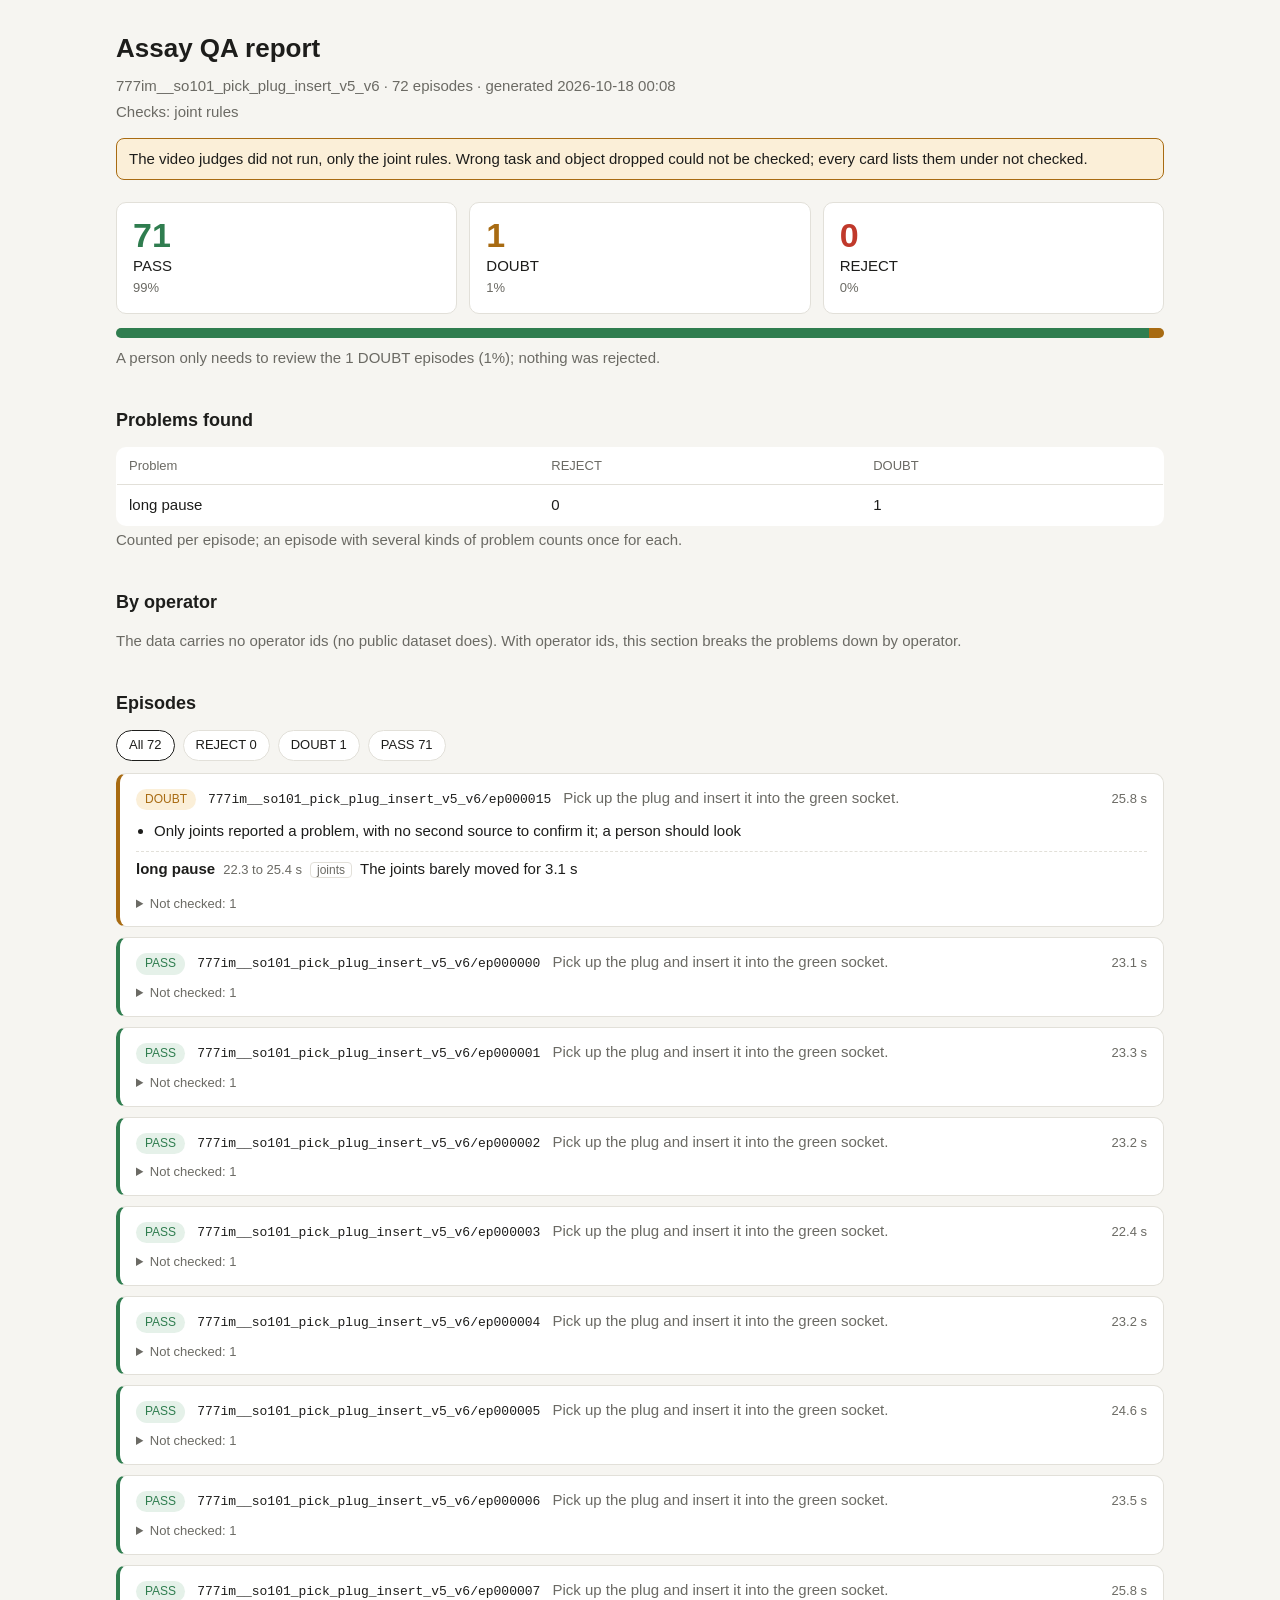
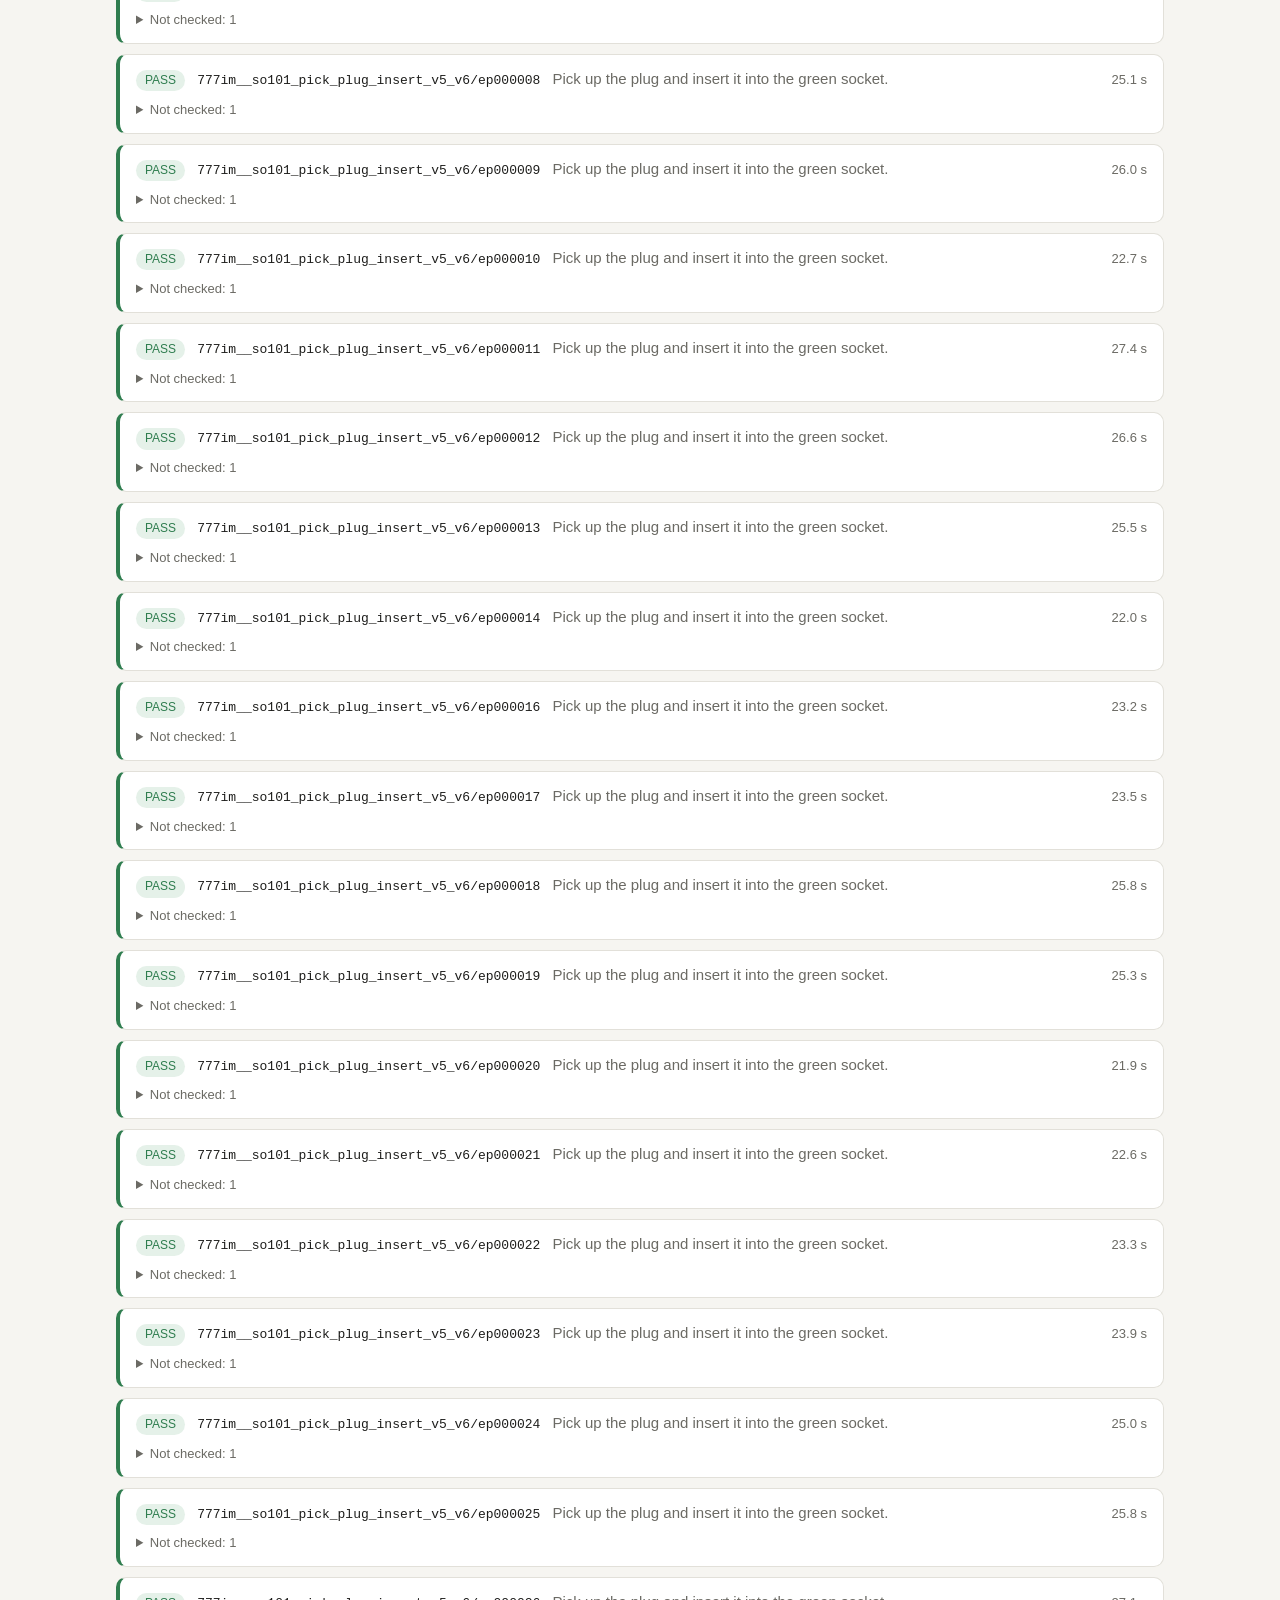
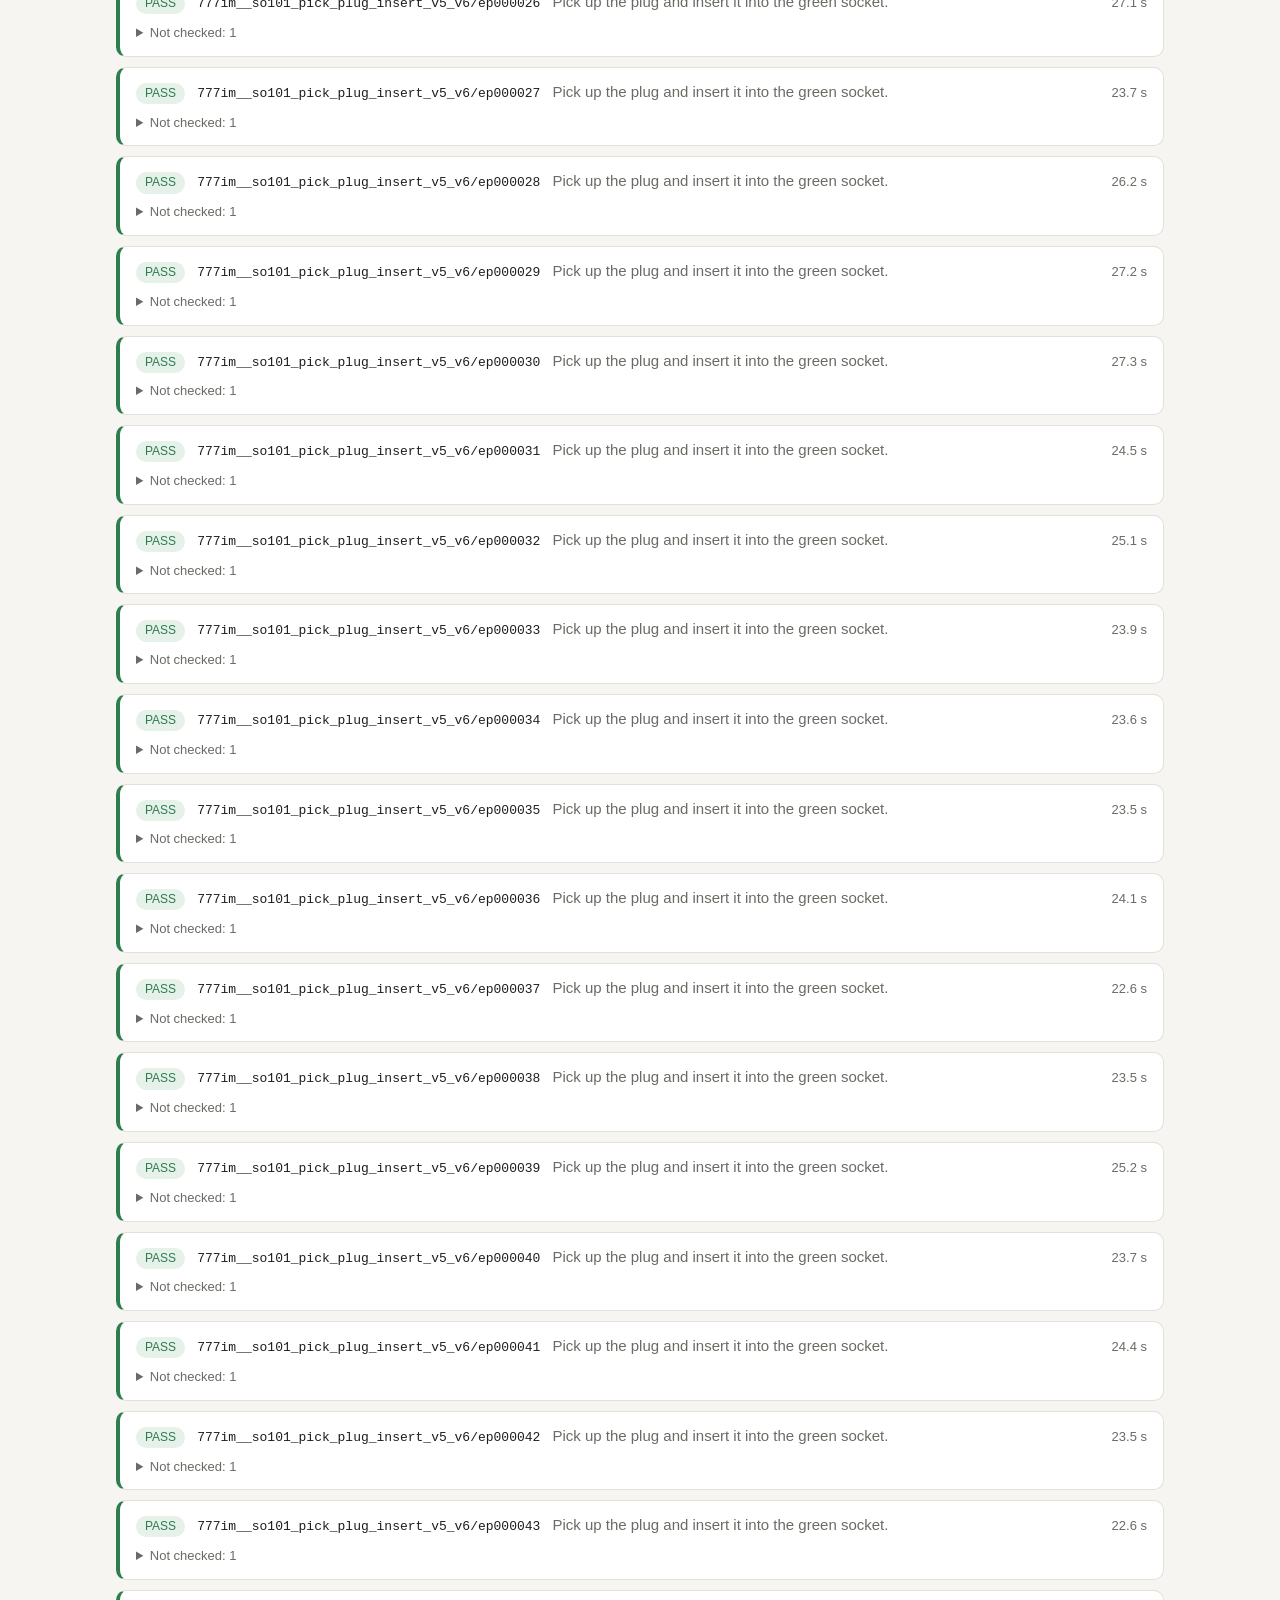
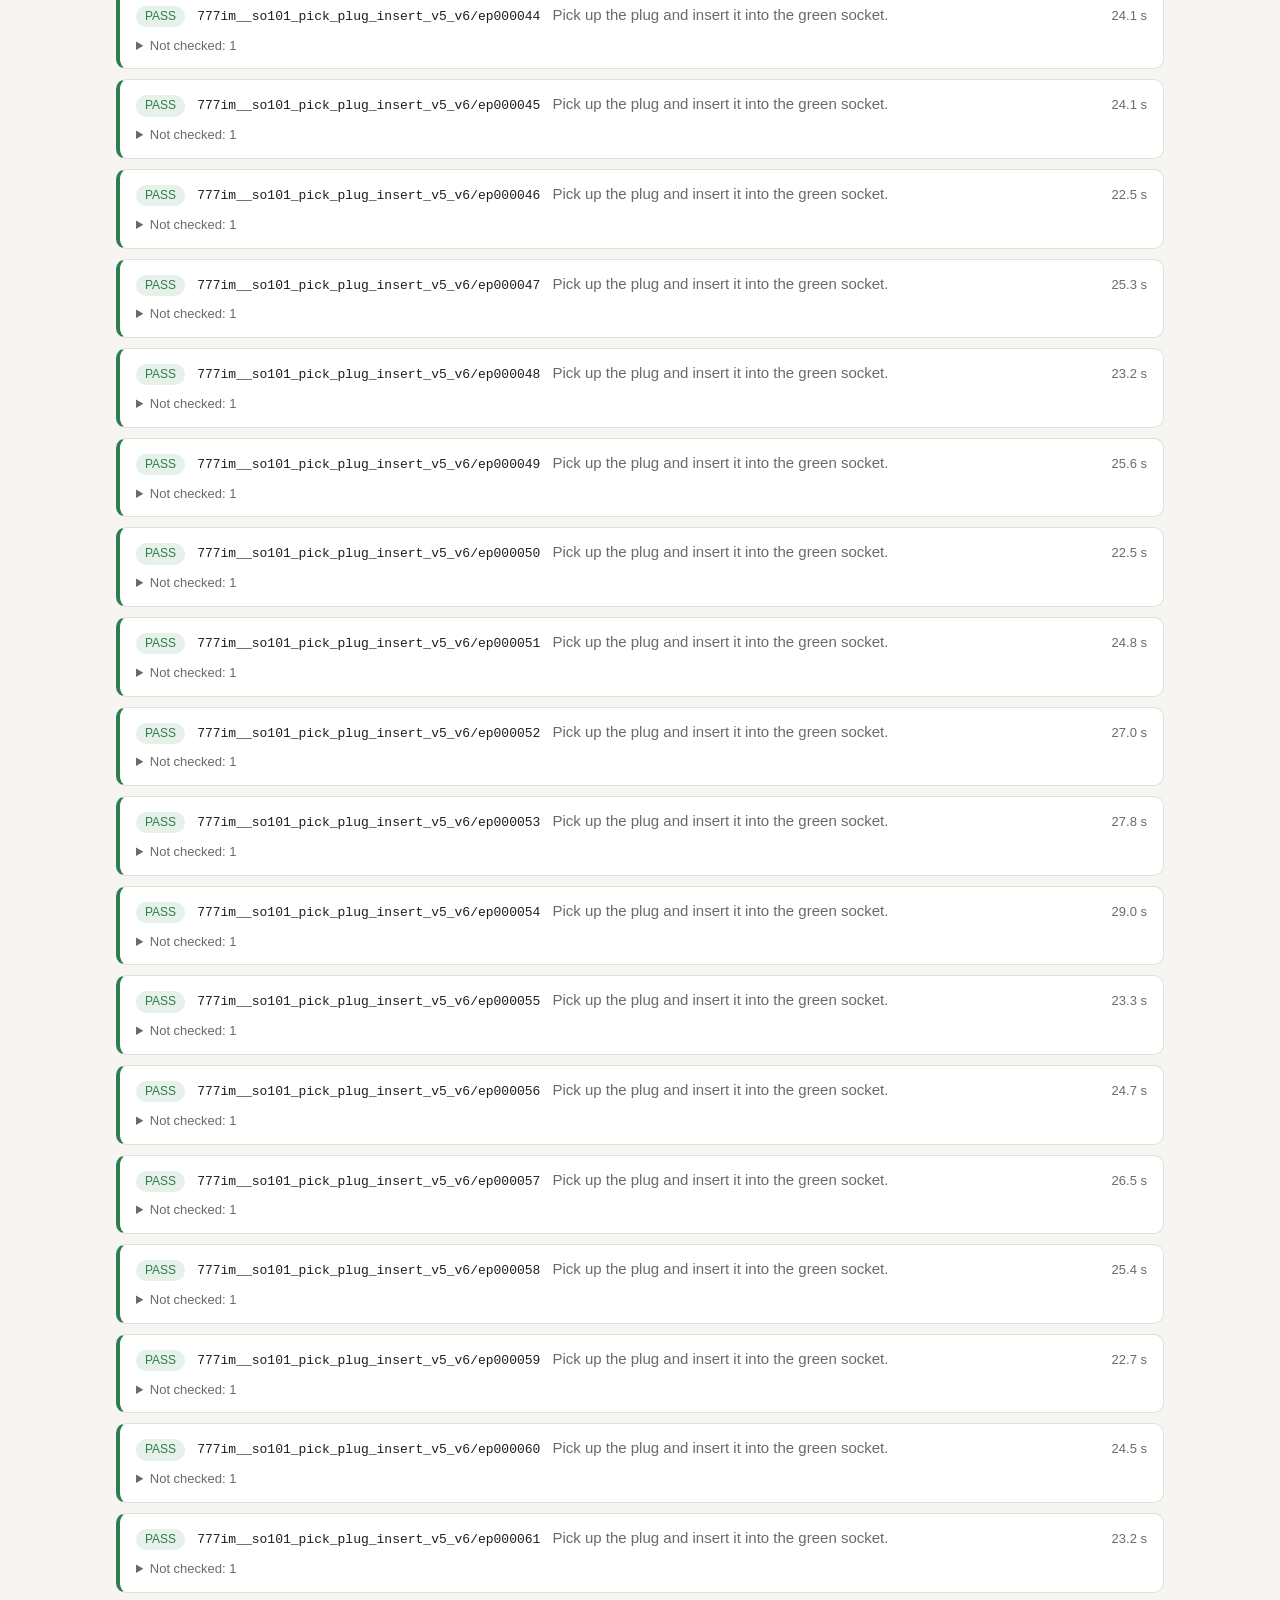
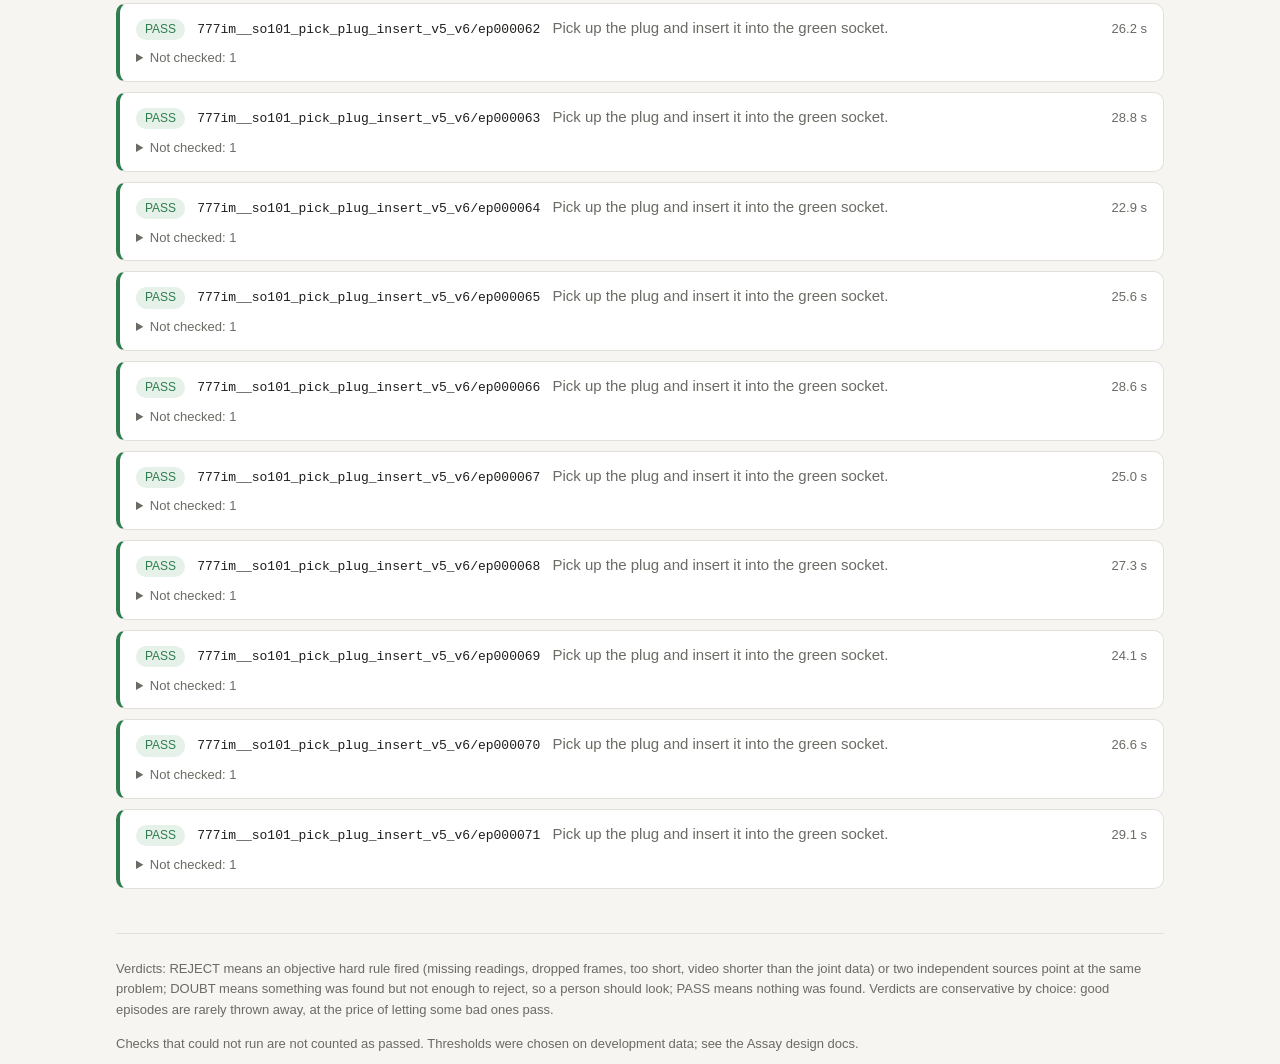
<file: examples/plug.en.html>
<!doctype html>
<html lang="en"><head><meta charset="utf-8"><meta name="viewport" content="width=device-width, initial-scale=1"><title>Assay QA report · 777im__so101_pick_plug_insert_v5_v6</title><style>
:root{--bg:#f6f5f1;--fg:#1d1d1b;--muted:#6b6a64;--card:#fff;--line:#e2e0d9;--curve:#2b5cab;
--pass:#2f7d4f;--doubt:#a86b12;--reject:#c0392b;--pass-bg:#e5f1e9;--doubt-bg:#fbefd8;--reject-bg:#f9e2de}
@media (prefers-color-scheme:dark){:root{--bg:#161615;--fg:#ecebe6;--muted:#9a9993;--card:#1f1f1d;--line:#34342f;
--curve:#7aa7ef;--pass:#5cbf86;--doubt:#e0a640;--reject:#ef6f61;--pass-bg:#1c3125;--doubt-bg:#3a2d15;--reject-bg:#3d1f1b}}
*{box-sizing:border-box}
body{margin:0 auto;max-width:1080px;padding:28px 16px 40px;background:var(--bg);color:var(--fg);
font:15px/1.6 -apple-system,"PingFang SC","Microsoft YaHei","Noto Sans CJK SC",sans-serif}
h1{font-size:26px;margin:0 0 4px}
h2{font-size:18px;margin:36px 0 12px}
.sub,.note{color:var(--muted);margin:2px 0}
.banner{background:var(--doubt-bg);border:1px solid var(--doubt);border-radius:8px;padding:8px 12px;margin:14px 0 0}
.tiles{display:grid;grid-template-columns:repeat(3,1fr);gap:12px;margin-top:22px}
.tile{background:var(--card);border:1px solid var(--line);border-radius:10px;padding:14px 16px;display:flex;flex-direction:column}
.tile b{font-size:34px;line-height:1.1;font-variant-numeric:tabular-nums}
.tile.pass b{color:var(--pass)}.tile.doubt b{color:var(--doubt)}.tile.reject b{color:var(--reject)}
.tile em{font-style:normal;color:var(--muted);font-size:13px}
.bar{display:flex;height:10px;border-radius:5px;overflow:hidden;margin:14px 0 8px;background:var(--line)}
.bar i.pass{background:var(--pass)}.bar i.doubt{background:var(--doubt)}.bar i.reject{background:var(--reject)}
table{border-collapse:collapse;width:100%;background:var(--card);border:1px solid var(--line);border-radius:10px;overflow:hidden}
th,td{text-align:left;padding:8px 12px;border-bottom:1px solid var(--line);font-variant-numeric:tabular-nums}
th{color:var(--muted);font-weight:500;font-size:13px}
.filters{display:flex;gap:8px;flex-wrap:wrap;margin-bottom:12px}
.filters button{font:inherit;font-size:13px;padding:4px 12px;border-radius:999px;border:1px solid var(--line);
background:var(--card);color:var(--fg);cursor:pointer}
.filters button.on{border-color:var(--fg)}
.cards{display:flex;flex-direction:column;gap:10px}
.card{background:var(--card);border:1px solid var(--line);border-left:4px solid var(--line);border-radius:10px;padding:12px 16px}
.card.pass{border-left-color:var(--pass)}.card.doubt{border-left-color:var(--doubt)}.card.reject{border-left-color:var(--reject)}
.head{display:flex;flex-wrap:wrap;align-items:baseline;gap:6px 12px}
.badge{font-size:12px;padding:1px 9px;border-radius:999px;white-space:nowrap}
.badge.pass{background:var(--pass-bg);color:var(--pass)}.badge.doubt{background:var(--doubt-bg);color:var(--doubt)}
.badge.reject{background:var(--reject-bg);color:var(--reject)}
code{font-family:ui-monospace,Consolas,monospace;font-size:13px;overflow-wrap:anywhere}
.task{color:var(--muted)}.dur{color:var(--muted);font-size:13px;margin-left:auto}
.reasons{margin:8px 0 0;padding-left:18px}
.findings{list-style:none;margin:8px 0 0;padding:0}
.findings li{padding:5px 0;border-top:1px dashed var(--line)}
.cause{font-weight:600;margin-right:8px}.when{color:var(--muted);font-size:13px;margin-right:8px}
.src{color:var(--muted);font-size:12px;margin-right:8px;padding:0 6px;border:1px solid var(--line);border-radius:4px}
.spark{margin:10px 0 0}
.spark svg{width:100%;max-width:440px;height:56px;display:block;background:var(--bg);border-radius:6px}
.spark polyline{fill:none;stroke:var(--curve);stroke-width:2;vector-effect:non-scaling-stroke}
.spark rect.mark{opacity:.28}.spark rect.mark.doubt{fill:var(--doubt)}.spark rect.mark.reject{fill:var(--reject)}
.shots{display:grid;grid-template-columns:repeat(auto-fill,minmax(min(140px,45%),1fr));gap:6px;margin:10px 0 0;max-width:760px}
.shots figure{margin:0}.shots img{width:100%;height:auto;display:block;border-radius:6px;background:var(--line)}
figcaption{color:var(--muted);font-size:12px}
details{margin-top:8px;color:var(--muted);font-size:13px}
details ul{margin:4px 0 0;padding-left:18px}
footer{margin-top:44px;color:var(--muted);font-size:13px;border-top:1px solid var(--line);padding-top:12px}
@media (max-width:600px){.tiles{grid-template-columns:1fr}.dur{margin-left:0}}
</style></head><body><header><h1>Assay QA report</h1><p class="sub">777im__so101_pick_plug_insert_v5_v6 · 72 episodes · generated 2026-10-18 00:08</p><p class="sub">Checks: joint rules</p><p class="banner">The video judges did not run, only the joint rules. Wrong task and object dropped could not be checked; every card lists them under not checked.</p></header><section class="funnel"><div class="tiles"><div class="tile pass"><b>71</b><span>PASS</span><em>99%</em></div><div class="tile doubt"><b>1</b><span>DOUBT</span><em>1%</em></div><div class="tile reject"><b>0</b><span>REJECT</span><em>0%</em></div></div><div class="bar"><i class="pass" style="width:98.61%"></i><i class="doubt" style="width:1.39%"></i></div><p class="note">A person only needs to review the 1 DOUBT episodes (1%); nothing was rejected.</p></section><section><h2>Problems found</h2><table class="causes"><thead><tr><th>Problem</th><th>REJECT</th><th>DOUBT</th></tr></thead><tbody><tr><td>long pause</td><td>0</td><td>1</td></tr></tbody></table><p class="note">Counted per episode; an episode with several kinds of problem counts once for each.</p></section><section><h2>By operator</h2><p class="note">The data carries no operator ids (no public dataset does). With operator ids, this section breaks the problems down by operator.</p></section><section><h2>Episodes</h2><nav class="filters"><button type="button" data-f="all" class="on">All 72</button><button type="button" data-f="reject">REJECT 0</button><button type="button" data-f="doubt">DOUBT 1</button><button type="button" data-f="pass">PASS 71</button></nav><div class="cards"><article class="card doubt" data-label="doubt"><div class="head"><span class="badge doubt">DOUBT</span><code>777im__so101_pick_plug_insert_v5_v6/ep000015</code><span class="task">Pick up the plug and insert it into the green socket.</span><span class="dur">25.8 s</span></div><ul class="reasons"><li>Only joints reported a problem, with no second source to confirm it; a person should look</li></ul><ul class="findings"><li><span class="cause">long pause</span><span class="when">22.3 to 25.4 s</span><span class="src">joints</span>The joints barely moved for 3.1 s</li></ul><details><summary>Not checked: 1</summary><ul><li>video judges: The video judges did not run (no GPU, or no cached results)</li></ul></details></article><article class="card pass" data-label="pass"><div class="head"><span class="badge pass">PASS</span><code>777im__so101_pick_plug_insert_v5_v6/ep000000</code><span class="task">Pick up the plug and insert it into the green socket.</span><span class="dur">23.1 s</span></div><details><summary>Not checked: 1</summary><ul><li>video judges: The video judges did not run (no GPU, or no cached results)</li></ul></details></article><article class="card pass" data-label="pass"><div class="head"><span class="badge pass">PASS</span><code>777im__so101_pick_plug_insert_v5_v6/ep000001</code><span class="task">Pick up the plug and insert it into the green socket.</span><span class="dur">23.3 s</span></div><details><summary>Not checked: 1</summary><ul><li>video judges: The video judges did not run (no GPU, or no cached results)</li></ul></details></article><article class="card pass" data-label="pass"><div class="head"><span class="badge pass">PASS</span><code>777im__so101_pick_plug_insert_v5_v6/ep000002</code><span class="task">Pick up the plug and insert it into the green socket.</span><span class="dur">23.2 s</span></div><details><summary>Not checked: 1</summary><ul><li>video judges: The video judges did not run (no GPU, or no cached results)</li></ul></details></article><article class="card pass" data-label="pass"><div class="head"><span class="badge pass">PASS</span><code>777im__so101_pick_plug_insert_v5_v6/ep000003</code><span class="task">Pick up the plug and insert it into the green socket.</span><span class="dur">22.4 s</span></div><details><summary>Not checked: 1</summary><ul><li>video judges: The video judges did not run (no GPU, or no cached results)</li></ul></details></article><article class="card pass" data-label="pass"><div class="head"><span class="badge pass">PASS</span><code>777im__so101_pick_plug_insert_v5_v6/ep000004</code><span class="task">Pick up the plug and insert it into the green socket.</span><span class="dur">23.2 s</span></div><details><summary>Not checked: 1</summary><ul><li>video judges: The video judges did not run (no GPU, or no cached results)</li></ul></details></article><article class="card pass" data-label="pass"><div class="head"><span class="badge pass">PASS</span><code>777im__so101_pick_plug_insert_v5_v6/ep000005</code><span class="task">Pick up the plug and insert it into the green socket.</span><span class="dur">24.6 s</span></div><details><summary>Not checked: 1</summary><ul><li>video judges: The video judges did not run (no GPU, or no cached results)</li></ul></details></article><article class="card pass" data-label="pass"><div class="head"><span class="badge pass">PASS</span><code>777im__so101_pick_plug_insert_v5_v6/ep000006</code><span class="task">Pick up the plug and insert it into the green socket.</span><span class="dur">23.5 s</span></div><details><summary>Not checked: 1</summary><ul><li>video judges: The video judges did not run (no GPU, or no cached results)</li></ul></details></article><article class="card pass" data-label="pass"><div class="head"><span class="badge pass">PASS</span><code>777im__so101_pick_plug_insert_v5_v6/ep000007</code><span class="task">Pick up the plug and insert it into the green socket.</span><span class="dur">25.8 s</span></div><details><summary>Not checked: 1</summary><ul><li>video judges: The video judges did not run (no GPU, or no cached results)</li></ul></details></article><article class="card pass" data-label="pass"><div class="head"><span class="badge pass">PASS</span><code>777im__so101_pick_plug_insert_v5_v6/ep000008</code><span class="task">Pick up the plug and insert it into the green socket.</span><span class="dur">25.1 s</span></div><details><summary>Not checked: 1</summary><ul><li>video judges: The video judges did not run (no GPU, or no cached results)</li></ul></details></article><article class="card pass" data-label="pass"><div class="head"><span class="badge pass">PASS</span><code>777im__so101_pick_plug_insert_v5_v6/ep000009</code><span class="task">Pick up the plug and insert it into the green socket.</span><span class="dur">26.0 s</span></div><details><summary>Not checked: 1</summary><ul><li>video judges: The video judges did not run (no GPU, or no cached results)</li></ul></details></article><article class="card pass" data-label="pass"><div class="head"><span class="badge pass">PASS</span><code>777im__so101_pick_plug_insert_v5_v6/ep000010</code><span class="task">Pick up the plug and insert it into the green socket.</span><span class="dur">22.7 s</span></div><details><summary>Not checked: 1</summary><ul><li>video judges: The video judges did not run (no GPU, or no cached results)</li></ul></details></article><article class="card pass" data-label="pass"><div class="head"><span class="badge pass">PASS</span><code>777im__so101_pick_plug_insert_v5_v6/ep000011</code><span class="task">Pick up the plug and insert it into the green socket.</span><span class="dur">27.4 s</span></div><details><summary>Not checked: 1</summary><ul><li>video judges: The video judges did not run (no GPU, or no cached results)</li></ul></details></article><article class="card pass" data-label="pass"><div class="head"><span class="badge pass">PASS</span><code>777im__so101_pick_plug_insert_v5_v6/ep000012</code><span class="task">Pick up the plug and insert it into the green socket.</span><span class="dur">26.6 s</span></div><details><summary>Not checked: 1</summary><ul><li>video judges: The video judges did not run (no GPU, or no cached results)</li></ul></details></article><article class="card pass" data-label="pass"><div class="head"><span class="badge pass">PASS</span><code>777im__so101_pick_plug_insert_v5_v6/ep000013</code><span class="task">Pick up the plug and insert it into the green socket.</span><span class="dur">25.5 s</span></div><details><summary>Not checked: 1</summary><ul><li>video judges: The video judges did not run (no GPU, or no cached results)</li></ul></details></article><article class="card pass" data-label="pass"><div class="head"><span class="badge pass">PASS</span><code>777im__so101_pick_plug_insert_v5_v6/ep000014</code><span class="task">Pick up the plug and insert it into the green socket.</span><span class="dur">22.0 s</span></div><details><summary>Not checked: 1</summary><ul><li>video judges: The video judges did not run (no GPU, or no cached results)</li></ul></details></article><article class="card pass" data-label="pass"><div class="head"><span class="badge pass">PASS</span><code>777im__so101_pick_plug_insert_v5_v6/ep000016</code><span class="task">Pick up the plug and insert it into the green socket.</span><span class="dur">23.2 s</span></div><details><summary>Not checked: 1</summary><ul><li>video judges: The video judges did not run (no GPU, or no cached results)</li></ul></details></article><article class="card pass" data-label="pass"><div class="head"><span class="badge pass">PASS</span><code>777im__so101_pick_plug_insert_v5_v6/ep000017</code><span class="task">Pick up the plug and insert it into the green socket.</span><span class="dur">23.5 s</span></div><details><summary>Not checked: 1</summary><ul><li>video judges: The video judges did not run (no GPU, or no cached results)</li></ul></details></article><article class="card pass" data-label="pass"><div class="head"><span class="badge pass">PASS</span><code>777im__so101_pick_plug_insert_v5_v6/ep000018</code><span class="task">Pick up the plug and insert it into the green socket.</span><span class="dur">25.8 s</span></div><details><summary>Not checked: 1</summary><ul><li>video judges: The video judges did not run (no GPU, or no cached results)</li></ul></details></article><article class="card pass" data-label="pass"><div class="head"><span class="badge pass">PASS</span><code>777im__so101_pick_plug_insert_v5_v6/ep000019</code><span class="task">Pick up the plug and insert it into the green socket.</span><span class="dur">25.3 s</span></div><details><summary>Not checked: 1</summary><ul><li>video judges: The video judges did not run (no GPU, or no cached results)</li></ul></details></article><article class="card pass" data-label="pass"><div class="head"><span class="badge pass">PASS</span><code>777im__so101_pick_plug_insert_v5_v6/ep000020</code><span class="task">Pick up the plug and insert it into the green socket.</span><span class="dur">21.9 s</span></div><details><summary>Not checked: 1</summary><ul><li>video judges: The video judges did not run (no GPU, or no cached results)</li></ul></details></article><article class="card pass" data-label="pass"><div class="head"><span class="badge pass">PASS</span><code>777im__so101_pick_plug_insert_v5_v6/ep000021</code><span class="task">Pick up the plug and insert it into the green socket.</span><span class="dur">22.6 s</span></div><details><summary>Not checked: 1</summary><ul><li>video judges: The video judges did not run (no GPU, or no cached results)</li></ul></details></article><article class="card pass" data-label="pass"><div class="head"><span class="badge pass">PASS</span><code>777im__so101_pick_plug_insert_v5_v6/ep000022</code><span class="task">Pick up the plug and insert it into the green socket.</span><span class="dur">23.3 s</span></div><details><summary>Not checked: 1</summary><ul><li>video judges: The video judges did not run (no GPU, or no cached results)</li></ul></details></article><article class="card pass" data-label="pass"><div class="head"><span class="badge pass">PASS</span><code>777im__so101_pick_plug_insert_v5_v6/ep000023</code><span class="task">Pick up the plug and insert it into the green socket.</span><span class="dur">23.9 s</span></div><details><summary>Not checked: 1</summary><ul><li>video judges: The video judges did not run (no GPU, or no cached results)</li></ul></details></article><article class="card pass" data-label="pass"><div class="head"><span class="badge pass">PASS</span><code>777im__so101_pick_plug_insert_v5_v6/ep000024</code><span class="task">Pick up the plug and insert it into the green socket.</span><span class="dur">25.0 s</span></div><details><summary>Not checked: 1</summary><ul><li>video judges: The video judges did not run (no GPU, or no cached results)</li></ul></details></article><article class="card pass" data-label="pass"><div class="head"><span class="badge pass">PASS</span><code>777im__so101_pick_plug_insert_v5_v6/ep000025</code><span class="task">Pick up the plug and insert it into the green socket.</span><span class="dur">25.8 s</span></div><details><summary>Not checked: 1</summary><ul><li>video judges: The video judges did not run (no GPU, or no cached results)</li></ul></details></article><article class="card pass" data-label="pass"><div class="head"><span class="badge pass">PASS</span><code>777im__so101_pick_plug_insert_v5_v6/ep000026</code><span class="task">Pick up the plug and insert it into the green socket.</span><span class="dur">27.1 s</span></div><details><summary>Not checked: 1</summary><ul><li>video judges: The video judges did not run (no GPU, or no cached results)</li></ul></details></article><article class="card pass" data-label="pass"><div class="head"><span class="badge pass">PASS</span><code>777im__so101_pick_plug_insert_v5_v6/ep000027</code><span class="task">Pick up the plug and insert it into the green socket.</span><span class="dur">23.7 s</span></div><details><summary>Not checked: 1</summary><ul><li>video judges: The video judges did not run (no GPU, or no cached results)</li></ul></details></article><article class="card pass" data-label="pass"><div class="head"><span class="badge pass">PASS</span><code>777im__so101_pick_plug_insert_v5_v6/ep000028</code><span class="task">Pick up the plug and insert it into the green socket.</span><span class="dur">26.2 s</span></div><details><summary>Not checked: 1</summary><ul><li>video judges: The video judges did not run (no GPU, or no cached results)</li></ul></details></article><article class="card pass" data-label="pass"><div class="head"><span class="badge pass">PASS</span><code>777im__so101_pick_plug_insert_v5_v6/ep000029</code><span class="task">Pick up the plug and insert it into the green socket.</span><span class="dur">27.2 s</span></div><details><summary>Not checked: 1</summary><ul><li>video judges: The video judges did not run (no GPU, or no cached results)</li></ul></details></article><article class="card pass" data-label="pass"><div class="head"><span class="badge pass">PASS</span><code>777im__so101_pick_plug_insert_v5_v6/ep000030</code><span class="task">Pick up the plug and insert it into the green socket.</span><span class="dur">27.3 s</span></div><details><summary>Not checked: 1</summary><ul><li>video judges: The video judges did not run (no GPU, or no cached results)</li></ul></details></article><article class="card pass" data-label="pass"><div class="head"><span class="badge pass">PASS</span><code>777im__so101_pick_plug_insert_v5_v6/ep000031</code><span class="task">Pick up the plug and insert it into the green socket.</span><span class="dur">24.5 s</span></div><details><summary>Not checked: 1</summary><ul><li>video judges: The video judges did not run (no GPU, or no cached results)</li></ul></details></article><article class="card pass" data-label="pass"><div class="head"><span class="badge pass">PASS</span><code>777im__so101_pick_plug_insert_v5_v6/ep000032</code><span class="task">Pick up the plug and insert it into the green socket.</span><span class="dur">25.1 s</span></div><details><summary>Not checked: 1</summary><ul><li>video judges: The video judges did not run (no GPU, or no cached results)</li></ul></details></article><article class="card pass" data-label="pass"><div class="head"><span class="badge pass">PASS</span><code>777im__so101_pick_plug_insert_v5_v6/ep000033</code><span class="task">Pick up the plug and insert it into the green socket.</span><span class="dur">23.9 s</span></div><details><summary>Not checked: 1</summary><ul><li>video judges: The video judges did not run (no GPU, or no cached results)</li></ul></details></article><article class="card pass" data-label="pass"><div class="head"><span class="badge pass">PASS</span><code>777im__so101_pick_plug_insert_v5_v6/ep000034</code><span class="task">Pick up the plug and insert it into the green socket.</span><span class="dur">23.6 s</span></div><details><summary>Not checked: 1</summary><ul><li>video judges: The video judges did not run (no GPU, or no cached results)</li></ul></details></article><article class="card pass" data-label="pass"><div class="head"><span class="badge pass">PASS</span><code>777im__so101_pick_plug_insert_v5_v6/ep000035</code><span class="task">Pick up the plug and insert it into the green socket.</span><span class="dur">23.5 s</span></div><details><summary>Not checked: 1</summary><ul><li>video judges: The video judges did not run (no GPU, or no cached results)</li></ul></details></article><article class="card pass" data-label="pass"><div class="head"><span class="badge pass">PASS</span><code>777im__so101_pick_plug_insert_v5_v6/ep000036</code><span class="task">Pick up the plug and insert it into the green socket.</span><span class="dur">24.1 s</span></div><details><summary>Not checked: 1</summary><ul><li>video judges: The video judges did not run (no GPU, or no cached results)</li></ul></details></article><article class="card pass" data-label="pass"><div class="head"><span class="badge pass">PASS</span><code>777im__so101_pick_plug_insert_v5_v6/ep000037</code><span class="task">Pick up the plug and insert it into the green socket.</span><span class="dur">22.6 s</span></div><details><summary>Not checked: 1</summary><ul><li>video judges: The video judges did not run (no GPU, or no cached results)</li></ul></details></article><article class="card pass" data-label="pass"><div class="head"><span class="badge pass">PASS</span><code>777im__so101_pick_plug_insert_v5_v6/ep000038</code><span class="task">Pick up the plug and insert it into the green socket.</span><span class="dur">23.5 s</span></div><details><summary>Not checked: 1</summary><ul><li>video judges: The video judges did not run (no GPU, or no cached results)</li></ul></details></article><article class="card pass" data-label="pass"><div class="head"><span class="badge pass">PASS</span><code>777im__so101_pick_plug_insert_v5_v6/ep000039</code><span class="task">Pick up the plug and insert it into the green socket.</span><span class="dur">25.2 s</span></div><details><summary>Not checked: 1</summary><ul><li>video judges: The video judges did not run (no GPU, or no cached results)</li></ul></details></article><article class="card pass" data-label="pass"><div class="head"><span class="badge pass">PASS</span><code>777im__so101_pick_plug_insert_v5_v6/ep000040</code><span class="task">Pick up the plug and insert it into the green socket.</span><span class="dur">23.7 s</span></div><details><summary>Not checked: 1</summary><ul><li>video judges: The video judges did not run (no GPU, or no cached results)</li></ul></details></article><article class="card pass" data-label="pass"><div class="head"><span class="badge pass">PASS</span><code>777im__so101_pick_plug_insert_v5_v6/ep000041</code><span class="task">Pick up the plug and insert it into the green socket.</span><span class="dur">24.4 s</span></div><details><summary>Not checked: 1</summary><ul><li>video judges: The video judges did not run (no GPU, or no cached results)</li></ul></details></article><article class="card pass" data-label="pass"><div class="head"><span class="badge pass">PASS</span><code>777im__so101_pick_plug_insert_v5_v6/ep000042</code><span class="task">Pick up the plug and insert it into the green socket.</span><span class="dur">23.5 s</span></div><details><summary>Not checked: 1</summary><ul><li>video judges: The video judges did not run (no GPU, or no cached results)</li></ul></details></article><article class="card pass" data-label="pass"><div class="head"><span class="badge pass">PASS</span><code>777im__so101_pick_plug_insert_v5_v6/ep000043</code><span class="task">Pick up the plug and insert it into the green socket.</span><span class="dur">22.6 s</span></div><details><summary>Not checked: 1</summary><ul><li>video judges: The video judges did not run (no GPU, or no cached results)</li></ul></details></article><article class="card pass" data-label="pass"><div class="head"><span class="badge pass">PASS</span><code>777im__so101_pick_plug_insert_v5_v6/ep000044</code><span class="task">Pick up the plug and insert it into the green socket.</span><span class="dur">24.1 s</span></div><details><summary>Not checked: 1</summary><ul><li>video judges: The video judges did not run (no GPU, or no cached results)</li></ul></details></article><article class="card pass" data-label="pass"><div class="head"><span class="badge pass">PASS</span><code>777im__so101_pick_plug_insert_v5_v6/ep000045</code><span class="task">Pick up the plug and insert it into the green socket.</span><span class="dur">24.1 s</span></div><details><summary>Not checked: 1</summary><ul><li>video judges: The video judges did not run (no GPU, or no cached results)</li></ul></details></article><article class="card pass" data-label="pass"><div class="head"><span class="badge pass">PASS</span><code>777im__so101_pick_plug_insert_v5_v6/ep000046</code><span class="task">Pick up the plug and insert it into the green socket.</span><span class="dur">22.5 s</span></div><details><summary>Not checked: 1</summary><ul><li>video judges: The video judges did not run (no GPU, or no cached results)</li></ul></details></article><article class="card pass" data-label="pass"><div class="head"><span class="badge pass">PASS</span><code>777im__so101_pick_plug_insert_v5_v6/ep000047</code><span class="task">Pick up the plug and insert it into the green socket.</span><span class="dur">25.3 s</span></div><details><summary>Not checked: 1</summary><ul><li>video judges: The video judges did not run (no GPU, or no cached results)</li></ul></details></article><article class="card pass" data-label="pass"><div class="head"><span class="badge pass">PASS</span><code>777im__so101_pick_plug_insert_v5_v6/ep000048</code><span class="task">Pick up the plug and insert it into the green socket.</span><span class="dur">23.2 s</span></div><details><summary>Not checked: 1</summary><ul><li>video judges: The video judges did not run (no GPU, or no cached results)</li></ul></details></article><article class="card pass" data-label="pass"><div class="head"><span class="badge pass">PASS</span><code>777im__so101_pick_plug_insert_v5_v6/ep000049</code><span class="task">Pick up the plug and insert it into the green socket.</span><span class="dur">25.6 s</span></div><details><summary>Not checked: 1</summary><ul><li>video judges: The video judges did not run (no GPU, or no cached results)</li></ul></details></article><article class="card pass" data-label="pass"><div class="head"><span class="badge pass">PASS</span><code>777im__so101_pick_plug_insert_v5_v6/ep000050</code><span class="task">Pick up the plug and insert it into the green socket.</span><span class="dur">22.5 s</span></div><details><summary>Not checked: 1</summary><ul><li>video judges: The video judges did not run (no GPU, or no cached results)</li></ul></details></article><article class="card pass" data-label="pass"><div class="head"><span class="badge pass">PASS</span><code>777im__so101_pick_plug_insert_v5_v6/ep000051</code><span class="task">Pick up the plug and insert it into the green socket.</span><span class="dur">24.8 s</span></div><details><summary>Not checked: 1</summary><ul><li>video judges: The video judges did not run (no GPU, or no cached results)</li></ul></details></article><article class="card pass" data-label="pass"><div class="head"><span class="badge pass">PASS</span><code>777im__so101_pick_plug_insert_v5_v6/ep000052</code><span class="task">Pick up the plug and insert it into the green socket.</span><span class="dur">27.0 s</span></div><details><summary>Not checked: 1</summary><ul><li>video judges: The video judges did not run (no GPU, or no cached results)</li></ul></details></article><article class="card pass" data-label="pass"><div class="head"><span class="badge pass">PASS</span><code>777im__so101_pick_plug_insert_v5_v6/ep000053</code><span class="task">Pick up the plug and insert it into the green socket.</span><span class="dur">27.8 s</span></div><details><summary>Not checked: 1</summary><ul><li>video judges: The video judges did not run (no GPU, or no cached results)</li></ul></details></article><article class="card pass" data-label="pass"><div class="head"><span class="badge pass">PASS</span><code>777im__so101_pick_plug_insert_v5_v6/ep000054</code><span class="task">Pick up the plug and insert it into the green socket.</span><span class="dur">29.0 s</span></div><details><summary>Not checked: 1</summary><ul><li>video judges: The video judges did not run (no GPU, or no cached results)</li></ul></details></article><article class="card pass" data-label="pass"><div class="head"><span class="badge pass">PASS</span><code>777im__so101_pick_plug_insert_v5_v6/ep000055</code><span class="task">Pick up the plug and insert it into the green socket.</span><span class="dur">23.3 s</span></div><details><summary>Not checked: 1</summary><ul><li>video judges: The video judges did not run (no GPU, or no cached results)</li></ul></details></article><article class="card pass" data-label="pass"><div class="head"><span class="badge pass">PASS</span><code>777im__so101_pick_plug_insert_v5_v6/ep000056</code><span class="task">Pick up the plug and insert it into the green socket.</span><span class="dur">24.7 s</span></div><details><summary>Not checked: 1</summary><ul><li>video judges: The video judges did not run (no GPU, or no cached results)</li></ul></details></article><article class="card pass" data-label="pass"><div class="head"><span class="badge pass">PASS</span><code>777im__so101_pick_plug_insert_v5_v6/ep000057</code><span class="task">Pick up the plug and insert it into the green socket.</span><span class="dur">26.5 s</span></div><details><summary>Not checked: 1</summary><ul><li>video judges: The video judges did not run (no GPU, or no cached results)</li></ul></details></article><article class="card pass" data-label="pass"><div class="head"><span class="badge pass">PASS</span><code>777im__so101_pick_plug_insert_v5_v6/ep000058</code><span class="task">Pick up the plug and insert it into the green socket.</span><span class="dur">25.4 s</span></div><details><summary>Not checked: 1</summary><ul><li>video judges: The video judges did not run (no GPU, or no cached results)</li></ul></details></article><article class="card pass" data-label="pass"><div class="head"><span class="badge pass">PASS</span><code>777im__so101_pick_plug_insert_v5_v6/ep000059</code><span class="task">Pick up the plug and insert it into the green socket.</span><span class="dur">22.7 s</span></div><details><summary>Not checked: 1</summary><ul><li>video judges: The video judges did not run (no GPU, or no cached results)</li></ul></details></article><article class="card pass" data-label="pass"><div class="head"><span class="badge pass">PASS</span><code>777im__so101_pick_plug_insert_v5_v6/ep000060</code><span class="task">Pick up the plug and insert it into the green socket.</span><span class="dur">24.5 s</span></div><details><summary>Not checked: 1</summary><ul><li>video judges: The video judges did not run (no GPU, or no cached results)</li></ul></details></article><article class="card pass" data-label="pass"><div class="head"><span class="badge pass">PASS</span><code>777im__so101_pick_plug_insert_v5_v6/ep000061</code><span class="task">Pick up the plug and insert it into the green socket.</span><span class="dur">23.2 s</span></div><details><summary>Not checked: 1</summary><ul><li>video judges: The video judges did not run (no GPU, or no cached results)</li></ul></details></article><article class="card pass" data-label="pass"><div class="head"><span class="badge pass">PASS</span><code>777im__so101_pick_plug_insert_v5_v6/ep000062</code><span class="task">Pick up the plug and insert it into the green socket.</span><span class="dur">26.2 s</span></div><details><summary>Not checked: 1</summary><ul><li>video judges: The video judges did not run (no GPU, or no cached results)</li></ul></details></article><article class="card pass" data-label="pass"><div class="head"><span class="badge pass">PASS</span><code>777im__so101_pick_plug_insert_v5_v6/ep000063</code><span class="task">Pick up the plug and insert it into the green socket.</span><span class="dur">28.8 s</span></div><details><summary>Not checked: 1</summary><ul><li>video judges: The video judges did not run (no GPU, or no cached results)</li></ul></details></article><article class="card pass" data-label="pass"><div class="head"><span class="badge pass">PASS</span><code>777im__so101_pick_plug_insert_v5_v6/ep000064</code><span class="task">Pick up the plug and insert it into the green socket.</span><span class="dur">22.9 s</span></div><details><summary>Not checked: 1</summary><ul><li>video judges: The video judges did not run (no GPU, or no cached results)</li></ul></details></article><article class="card pass" data-label="pass"><div class="head"><span class="badge pass">PASS</span><code>777im__so101_pick_plug_insert_v5_v6/ep000065</code><span class="task">Pick up the plug and insert it into the green socket.</span><span class="dur">25.6 s</span></div><details><summary>Not checked: 1</summary><ul><li>video judges: The video judges did not run (no GPU, or no cached results)</li></ul></details></article><article class="card pass" data-label="pass"><div class="head"><span class="badge pass">PASS</span><code>777im__so101_pick_plug_insert_v5_v6/ep000066</code><span class="task">Pick up the plug and insert it into the green socket.</span><span class="dur">28.6 s</span></div><details><summary>Not checked: 1</summary><ul><li>video judges: The video judges did not run (no GPU, or no cached results)</li></ul></details></article><article class="card pass" data-label="pass"><div class="head"><span class="badge pass">PASS</span><code>777im__so101_pick_plug_insert_v5_v6/ep000067</code><span class="task">Pick up the plug and insert it into the green socket.</span><span class="dur">25.0 s</span></div><details><summary>Not checked: 1</summary><ul><li>video judges: The video judges did not run (no GPU, or no cached results)</li></ul></details></article><article class="card pass" data-label="pass"><div class="head"><span class="badge pass">PASS</span><code>777im__so101_pick_plug_insert_v5_v6/ep000068</code><span class="task">Pick up the plug and insert it into the green socket.</span><span class="dur">27.3 s</span></div><details><summary>Not checked: 1</summary><ul><li>video judges: The video judges did not run (no GPU, or no cached results)</li></ul></details></article><article class="card pass" data-label="pass"><div class="head"><span class="badge pass">PASS</span><code>777im__so101_pick_plug_insert_v5_v6/ep000069</code><span class="task">Pick up the plug and insert it into the green socket.</span><span class="dur">24.1 s</span></div><details><summary>Not checked: 1</summary><ul><li>video judges: The video judges did not run (no GPU, or no cached results)</li></ul></details></article><article class="card pass" data-label="pass"><div class="head"><span class="badge pass">PASS</span><code>777im__so101_pick_plug_insert_v5_v6/ep000070</code><span class="task">Pick up the plug and insert it into the green socket.</span><span class="dur">26.6 s</span></div><details><summary>Not checked: 1</summary><ul><li>video judges: The video judges did not run (no GPU, or no cached results)</li></ul></details></article><article class="card pass" data-label="pass"><div class="head"><span class="badge pass">PASS</span><code>777im__so101_pick_plug_insert_v5_v6/ep000071</code><span class="task">Pick up the plug and insert it into the green socket.</span><span class="dur">29.1 s</span></div><details><summary>Not checked: 1</summary><ul><li>video judges: The video judges did not run (no GPU, or no cached results)</li></ul></details></article></div></section><footer><p>Verdicts: REJECT means an objective hard rule fired (missing readings, dropped frames, too short, video shorter than the joint data) or two independent sources point at the same problem; DOUBT means something was found but not enough to reject, so a person should look; PASS means nothing was found. Verdicts are conservative by choice: good episodes are rarely thrown away, at the price of letting some bad ones pass.</p><p>Checks that could not run are not counted as passed. Thresholds were chosen on development data; see the Assay design docs.</p></footer><script>
document.querySelectorAll(".filters button").forEach(function (b) {
  b.addEventListener("click", function () {
    document.querySelectorAll(".filters button").forEach(function (x) { x.classList.toggle("on", x === b); });
    document.querySelectorAll(".card").forEach(function (c) {
      c.hidden = b.dataset.f !== "all" && c.dataset.label !== b.dataset.f;
    });
  });
});
</script></body></html>
</file>
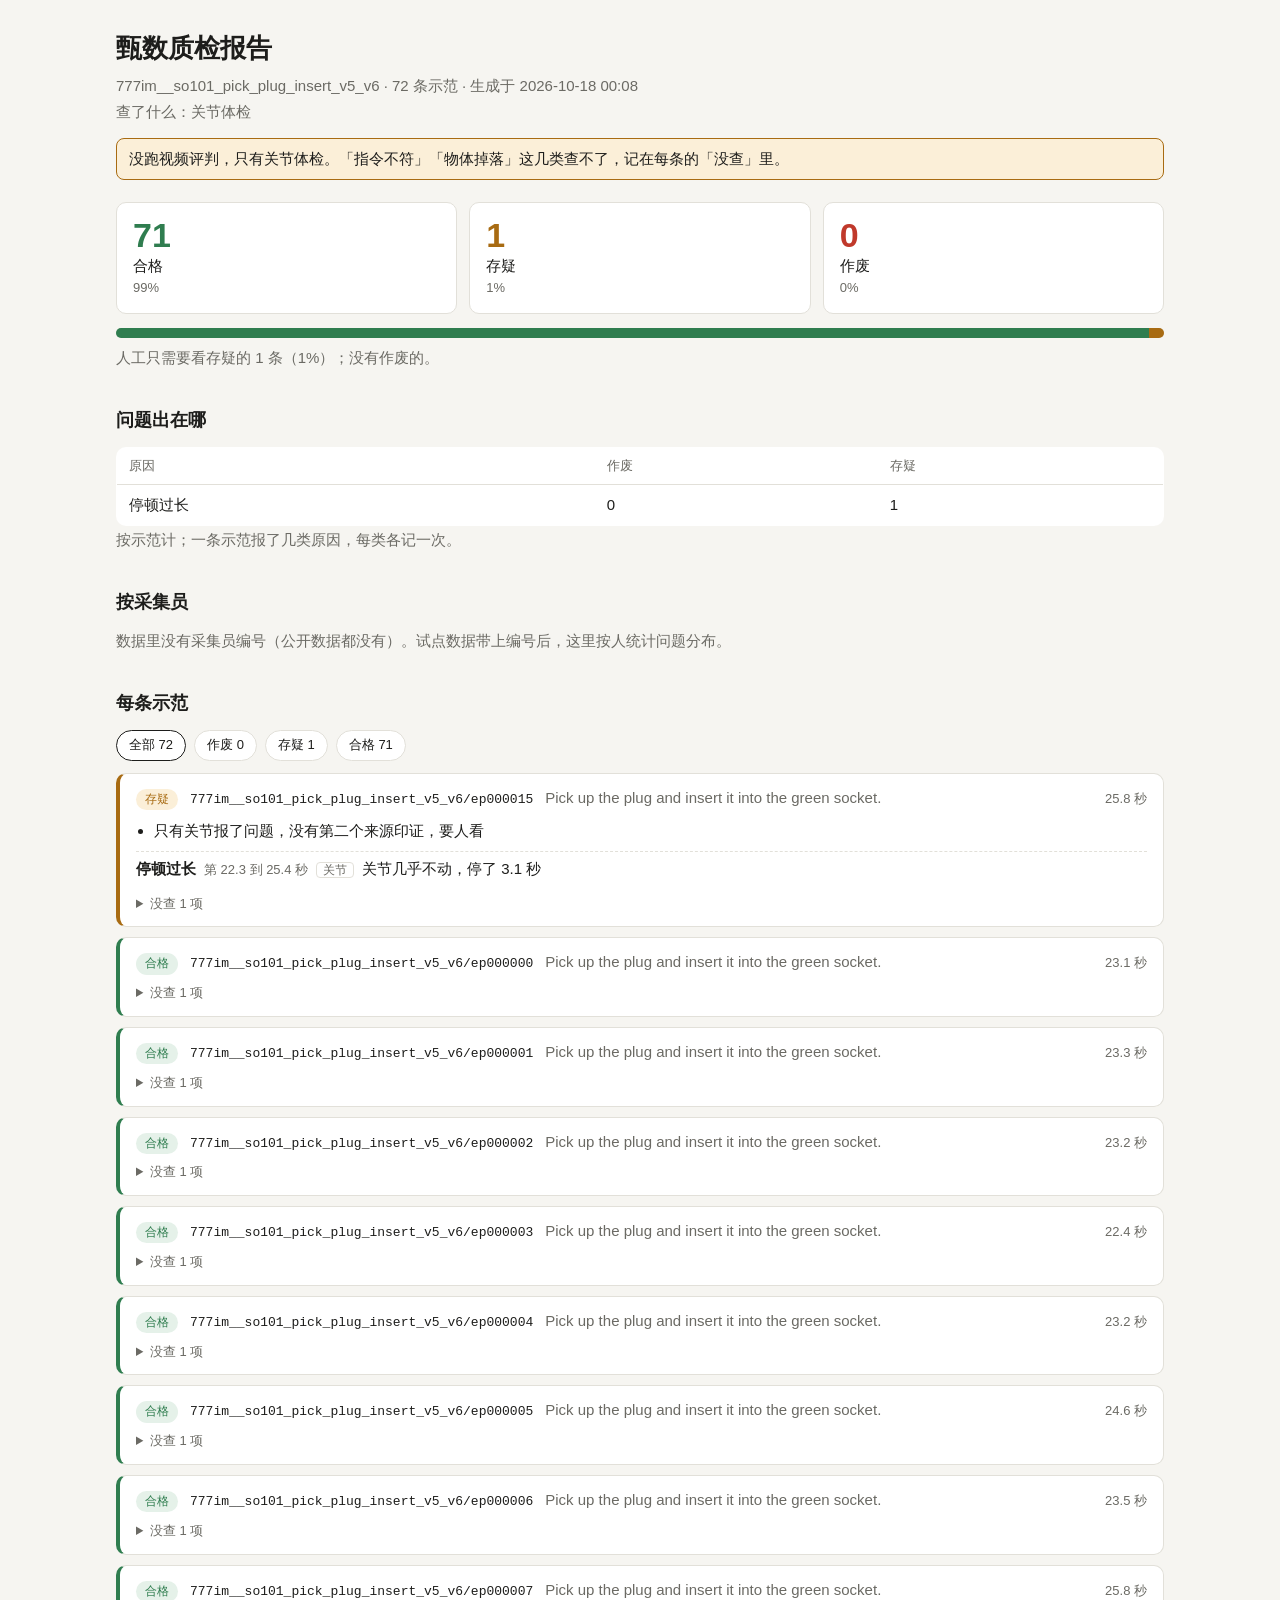
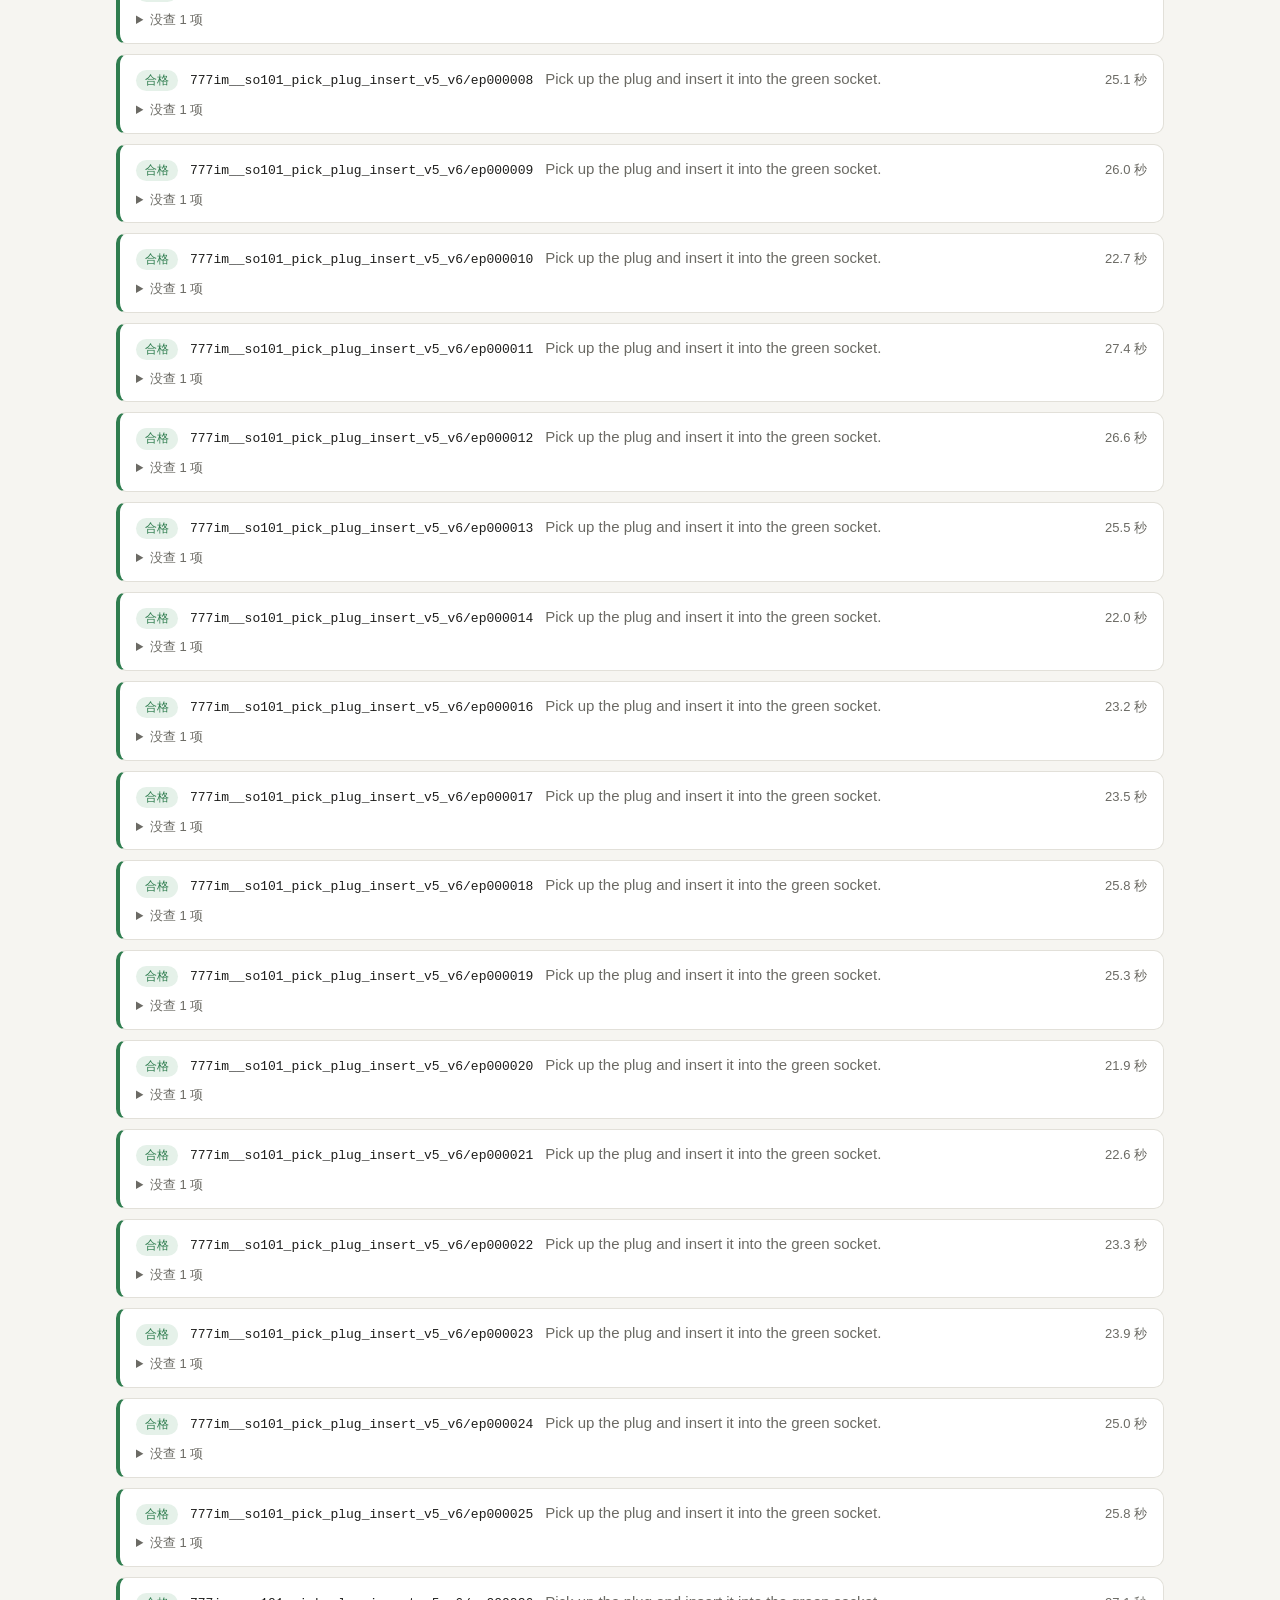
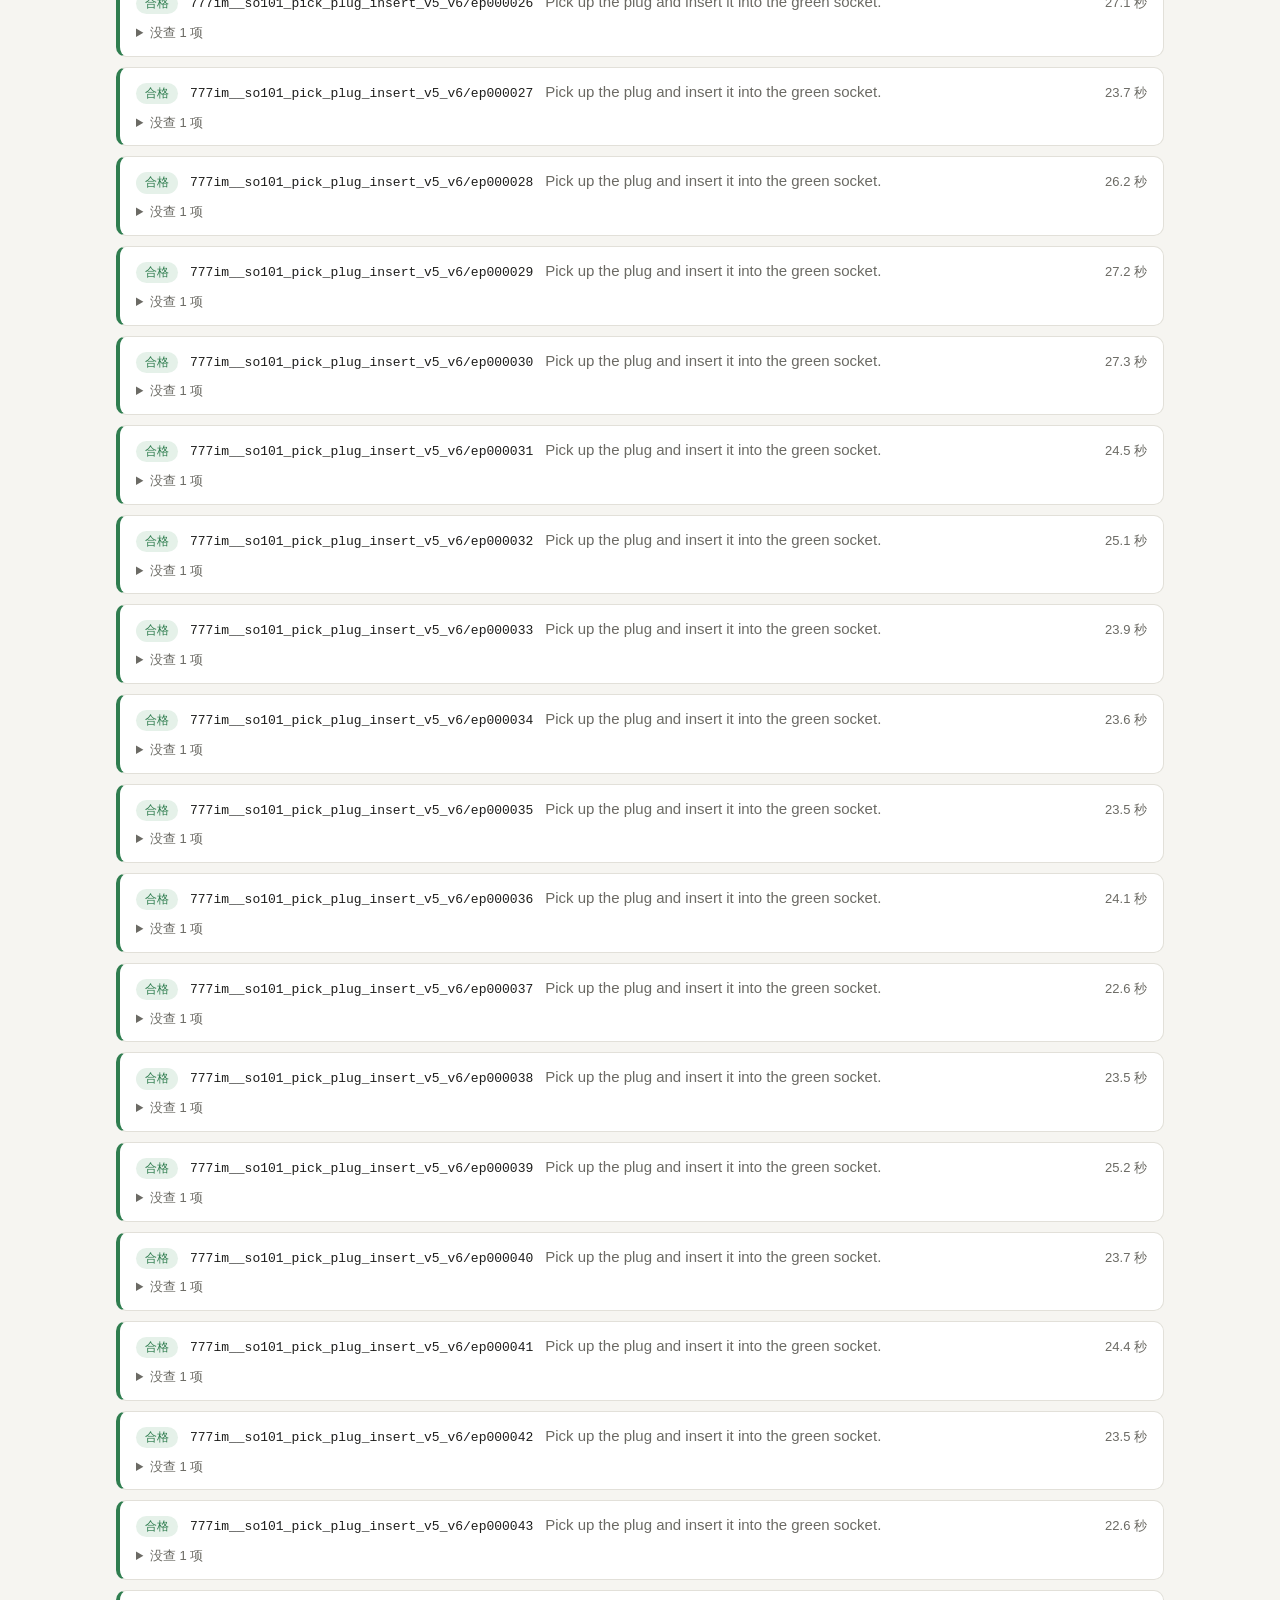
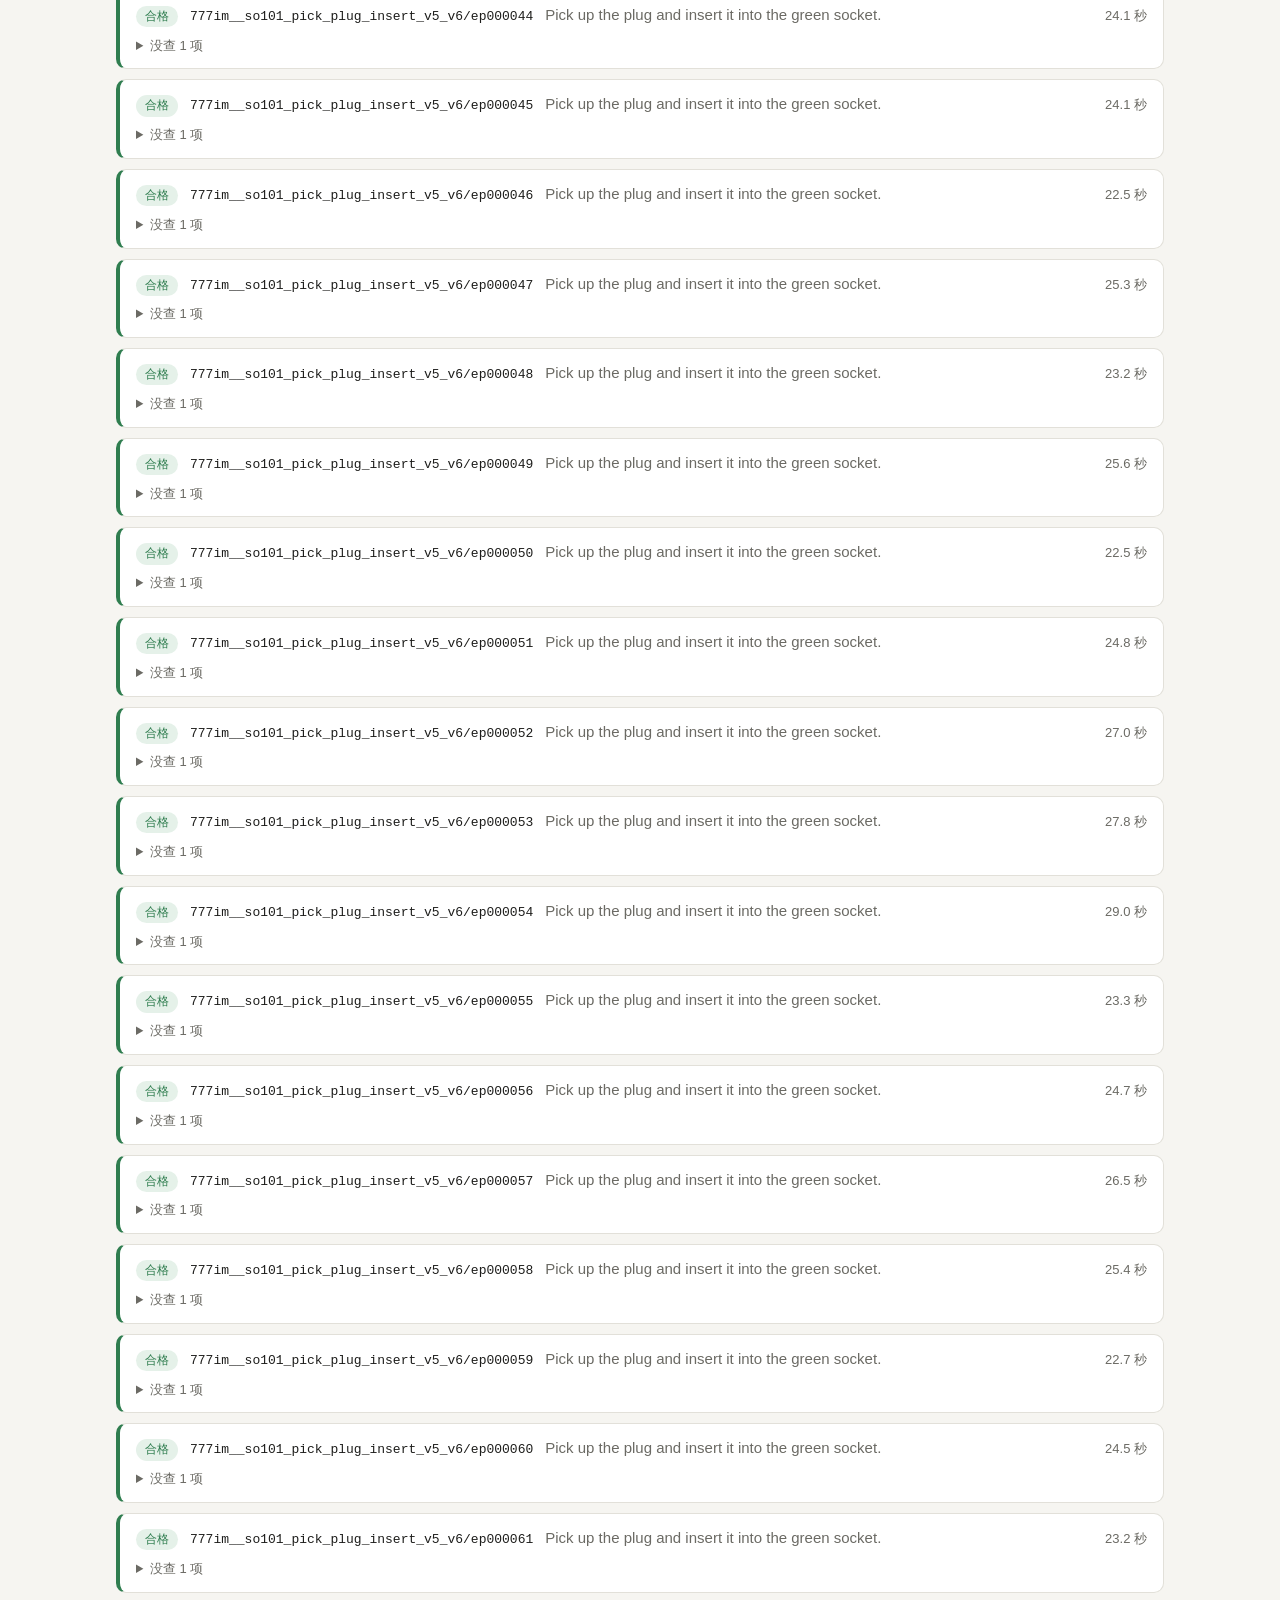
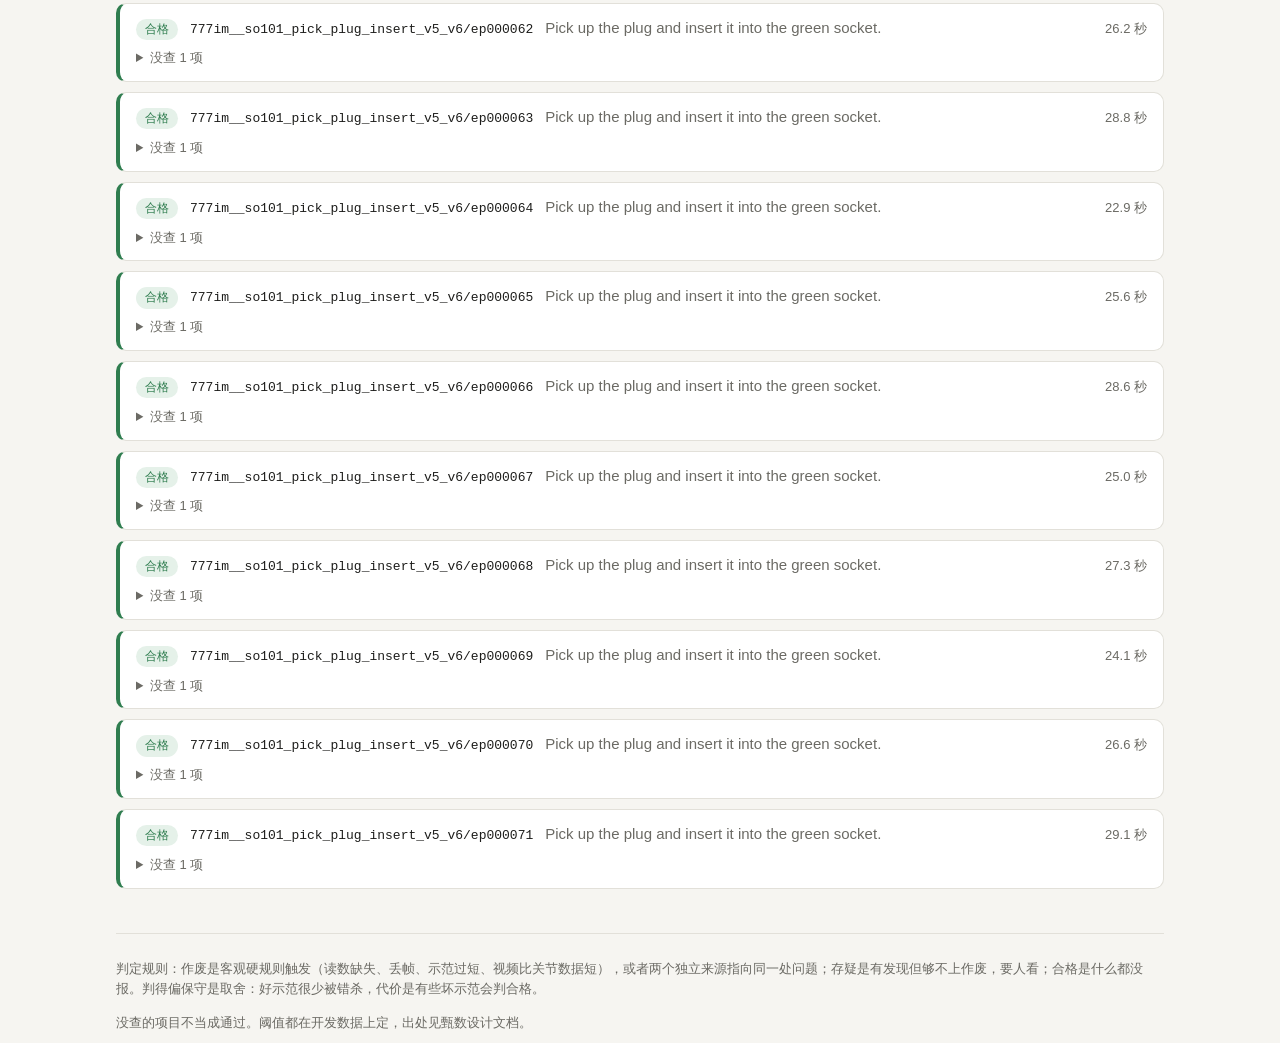
<file: examples/plug.zh.html>
<!doctype html>
<html lang="zh-CN"><head><meta charset="utf-8"><meta name="viewport" content="width=device-width, initial-scale=1"><title>甄数质检报告 · 777im__so101_pick_plug_insert_v5_v6</title><style>
:root{--bg:#f6f5f1;--fg:#1d1d1b;--muted:#6b6a64;--card:#fff;--line:#e2e0d9;--curve:#2b5cab;
--pass:#2f7d4f;--doubt:#a86b12;--reject:#c0392b;--pass-bg:#e5f1e9;--doubt-bg:#fbefd8;--reject-bg:#f9e2de}
@media (prefers-color-scheme:dark){:root{--bg:#161615;--fg:#ecebe6;--muted:#9a9993;--card:#1f1f1d;--line:#34342f;
--curve:#7aa7ef;--pass:#5cbf86;--doubt:#e0a640;--reject:#ef6f61;--pass-bg:#1c3125;--doubt-bg:#3a2d15;--reject-bg:#3d1f1b}}
*{box-sizing:border-box}
body{margin:0 auto;max-width:1080px;padding:28px 16px 40px;background:var(--bg);color:var(--fg);
font:15px/1.6 -apple-system,"PingFang SC","Microsoft YaHei","Noto Sans CJK SC",sans-serif}
h1{font-size:26px;margin:0 0 4px}
h2{font-size:18px;margin:36px 0 12px}
.sub,.note{color:var(--muted);margin:2px 0}
.banner{background:var(--doubt-bg);border:1px solid var(--doubt);border-radius:8px;padding:8px 12px;margin:14px 0 0}
.tiles{display:grid;grid-template-columns:repeat(3,1fr);gap:12px;margin-top:22px}
.tile{background:var(--card);border:1px solid var(--line);border-radius:10px;padding:14px 16px;display:flex;flex-direction:column}
.tile b{font-size:34px;line-height:1.1;font-variant-numeric:tabular-nums}
.tile.pass b{color:var(--pass)}.tile.doubt b{color:var(--doubt)}.tile.reject b{color:var(--reject)}
.tile em{font-style:normal;color:var(--muted);font-size:13px}
.bar{display:flex;height:10px;border-radius:5px;overflow:hidden;margin:14px 0 8px;background:var(--line)}
.bar i.pass{background:var(--pass)}.bar i.doubt{background:var(--doubt)}.bar i.reject{background:var(--reject)}
table{border-collapse:collapse;width:100%;background:var(--card);border:1px solid var(--line);border-radius:10px;overflow:hidden}
th,td{text-align:left;padding:8px 12px;border-bottom:1px solid var(--line);font-variant-numeric:tabular-nums}
th{color:var(--muted);font-weight:500;font-size:13px}
.filters{display:flex;gap:8px;flex-wrap:wrap;margin-bottom:12px}
.filters button{font:inherit;font-size:13px;padding:4px 12px;border-radius:999px;border:1px solid var(--line);
background:var(--card);color:var(--fg);cursor:pointer}
.filters button.on{border-color:var(--fg)}
.cards{display:flex;flex-direction:column;gap:10px}
.card{background:var(--card);border:1px solid var(--line);border-left:4px solid var(--line);border-radius:10px;padding:12px 16px}
.card.pass{border-left-color:var(--pass)}.card.doubt{border-left-color:var(--doubt)}.card.reject{border-left-color:var(--reject)}
.head{display:flex;flex-wrap:wrap;align-items:baseline;gap:6px 12px}
.badge{font-size:12px;padding:1px 9px;border-radius:999px;white-space:nowrap}
.badge.pass{background:var(--pass-bg);color:var(--pass)}.badge.doubt{background:var(--doubt-bg);color:var(--doubt)}
.badge.reject{background:var(--reject-bg);color:var(--reject)}
code{font-family:ui-monospace,Consolas,monospace;font-size:13px;overflow-wrap:anywhere}
.task{color:var(--muted)}.dur{color:var(--muted);font-size:13px;margin-left:auto}
.reasons{margin:8px 0 0;padding-left:18px}
.findings{list-style:none;margin:8px 0 0;padding:0}
.findings li{padding:5px 0;border-top:1px dashed var(--line)}
.cause{font-weight:600;margin-right:8px}.when{color:var(--muted);font-size:13px;margin-right:8px}
.src{color:var(--muted);font-size:12px;margin-right:8px;padding:0 6px;border:1px solid var(--line);border-radius:4px}
.spark{margin:10px 0 0}
.spark svg{width:100%;max-width:440px;height:56px;display:block;background:var(--bg);border-radius:6px}
.spark polyline{fill:none;stroke:var(--curve);stroke-width:2;vector-effect:non-scaling-stroke}
.spark rect.mark{opacity:.28}.spark rect.mark.doubt{fill:var(--doubt)}.spark rect.mark.reject{fill:var(--reject)}
.shots{display:grid;grid-template-columns:repeat(auto-fill,minmax(min(140px,45%),1fr));gap:6px;margin:10px 0 0;max-width:760px}
.shots figure{margin:0}.shots img{width:100%;height:auto;display:block;border-radius:6px;background:var(--line)}
figcaption{color:var(--muted);font-size:12px}
details{margin-top:8px;color:var(--muted);font-size:13px}
details ul{margin:4px 0 0;padding-left:18px}
footer{margin-top:44px;color:var(--muted);font-size:13px;border-top:1px solid var(--line);padding-top:12px}
@media (max-width:600px){.tiles{grid-template-columns:1fr}.dur{margin-left:0}}
</style></head><body><header><h1>甄数质检报告</h1><p class="sub">777im__so101_pick_plug_insert_v5_v6 · 72 条示范 · 生成于 2026-10-18 00:08</p><p class="sub">查了什么：关节体检</p><p class="banner">没跑视频评判，只有关节体检。「指令不符」「物体掉落」这几类查不了，记在每条的「没查」里。</p></header><section class="funnel"><div class="tiles"><div class="tile pass"><b>71</b><span>合格</span><em>99%</em></div><div class="tile doubt"><b>1</b><span>存疑</span><em>1%</em></div><div class="tile reject"><b>0</b><span>作废</span><em>0%</em></div></div><div class="bar"><i class="pass" style="width:98.61%"></i><i class="doubt" style="width:1.39%"></i></div><p class="note">人工只需要看存疑的 1 条（1%）；没有作废的。</p></section><section><h2>问题出在哪</h2><table class="causes"><thead><tr><th>原因</th><th>作废</th><th>存疑</th></tr></thead><tbody><tr><td>停顿过长</td><td>0</td><td>1</td></tr></tbody></table><p class="note">按示范计；一条示范报了几类原因，每类各记一次。</p></section><section><h2>按采集员</h2><p class="note">数据里没有采集员编号（公开数据都没有）。试点数据带上编号后，这里按人统计问题分布。</p></section><section><h2>每条示范</h2><nav class="filters"><button type="button" data-f="all" class="on">全部 72</button><button type="button" data-f="reject">作废 0</button><button type="button" data-f="doubt">存疑 1</button><button type="button" data-f="pass">合格 71</button></nav><div class="cards"><article class="card doubt" data-label="doubt"><div class="head"><span class="badge doubt">存疑</span><code>777im__so101_pick_plug_insert_v5_v6/ep000015</code><span class="task">Pick up the plug and insert it into the green socket.</span><span class="dur">25.8 秒</span></div><ul class="reasons"><li>只有关节报了问题，没有第二个来源印证，要人看</li></ul><ul class="findings"><li><span class="cause">停顿过长</span><span class="when">第 22.3 到 25.4 秒</span><span class="src">关节</span>关节几乎不动，停了 3.1 秒</li></ul><details><summary>没查 1 项</summary><ul><li>视频评判：没跑视频评判（没有 GPU，或者缓存里没有结果）</li></ul></details></article><article class="card pass" data-label="pass"><div class="head"><span class="badge pass">合格</span><code>777im__so101_pick_plug_insert_v5_v6/ep000000</code><span class="task">Pick up the plug and insert it into the green socket.</span><span class="dur">23.1 秒</span></div><details><summary>没查 1 项</summary><ul><li>视频评判：没跑视频评判（没有 GPU，或者缓存里没有结果）</li></ul></details></article><article class="card pass" data-label="pass"><div class="head"><span class="badge pass">合格</span><code>777im__so101_pick_plug_insert_v5_v6/ep000001</code><span class="task">Pick up the plug and insert it into the green socket.</span><span class="dur">23.3 秒</span></div><details><summary>没查 1 项</summary><ul><li>视频评判：没跑视频评判（没有 GPU，或者缓存里没有结果）</li></ul></details></article><article class="card pass" data-label="pass"><div class="head"><span class="badge pass">合格</span><code>777im__so101_pick_plug_insert_v5_v6/ep000002</code><span class="task">Pick up the plug and insert it into the green socket.</span><span class="dur">23.2 秒</span></div><details><summary>没查 1 项</summary><ul><li>视频评判：没跑视频评判（没有 GPU，或者缓存里没有结果）</li></ul></details></article><article class="card pass" data-label="pass"><div class="head"><span class="badge pass">合格</span><code>777im__so101_pick_plug_insert_v5_v6/ep000003</code><span class="task">Pick up the plug and insert it into the green socket.</span><span class="dur">22.4 秒</span></div><details><summary>没查 1 项</summary><ul><li>视频评判：没跑视频评判（没有 GPU，或者缓存里没有结果）</li></ul></details></article><article class="card pass" data-label="pass"><div class="head"><span class="badge pass">合格</span><code>777im__so101_pick_plug_insert_v5_v6/ep000004</code><span class="task">Pick up the plug and insert it into the green socket.</span><span class="dur">23.2 秒</span></div><details><summary>没查 1 项</summary><ul><li>视频评判：没跑视频评判（没有 GPU，或者缓存里没有结果）</li></ul></details></article><article class="card pass" data-label="pass"><div class="head"><span class="badge pass">合格</span><code>777im__so101_pick_plug_insert_v5_v6/ep000005</code><span class="task">Pick up the plug and insert it into the green socket.</span><span class="dur">24.6 秒</span></div><details><summary>没查 1 项</summary><ul><li>视频评判：没跑视频评判（没有 GPU，或者缓存里没有结果）</li></ul></details></article><article class="card pass" data-label="pass"><div class="head"><span class="badge pass">合格</span><code>777im__so101_pick_plug_insert_v5_v6/ep000006</code><span class="task">Pick up the plug and insert it into the green socket.</span><span class="dur">23.5 秒</span></div><details><summary>没查 1 项</summary><ul><li>视频评判：没跑视频评判（没有 GPU，或者缓存里没有结果）</li></ul></details></article><article class="card pass" data-label="pass"><div class="head"><span class="badge pass">合格</span><code>777im__so101_pick_plug_insert_v5_v6/ep000007</code><span class="task">Pick up the plug and insert it into the green socket.</span><span class="dur">25.8 秒</span></div><details><summary>没查 1 项</summary><ul><li>视频评判：没跑视频评判（没有 GPU，或者缓存里没有结果）</li></ul></details></article><article class="card pass" data-label="pass"><div class="head"><span class="badge pass">合格</span><code>777im__so101_pick_plug_insert_v5_v6/ep000008</code><span class="task">Pick up the plug and insert it into the green socket.</span><span class="dur">25.1 秒</span></div><details><summary>没查 1 项</summary><ul><li>视频评判：没跑视频评判（没有 GPU，或者缓存里没有结果）</li></ul></details></article><article class="card pass" data-label="pass"><div class="head"><span class="badge pass">合格</span><code>777im__so101_pick_plug_insert_v5_v6/ep000009</code><span class="task">Pick up the plug and insert it into the green socket.</span><span class="dur">26.0 秒</span></div><details><summary>没查 1 项</summary><ul><li>视频评判：没跑视频评判（没有 GPU，或者缓存里没有结果）</li></ul></details></article><article class="card pass" data-label="pass"><div class="head"><span class="badge pass">合格</span><code>777im__so101_pick_plug_insert_v5_v6/ep000010</code><span class="task">Pick up the plug and insert it into the green socket.</span><span class="dur">22.7 秒</span></div><details><summary>没查 1 项</summary><ul><li>视频评判：没跑视频评判（没有 GPU，或者缓存里没有结果）</li></ul></details></article><article class="card pass" data-label="pass"><div class="head"><span class="badge pass">合格</span><code>777im__so101_pick_plug_insert_v5_v6/ep000011</code><span class="task">Pick up the plug and insert it into the green socket.</span><span class="dur">27.4 秒</span></div><details><summary>没查 1 项</summary><ul><li>视频评判：没跑视频评判（没有 GPU，或者缓存里没有结果）</li></ul></details></article><article class="card pass" data-label="pass"><div class="head"><span class="badge pass">合格</span><code>777im__so101_pick_plug_insert_v5_v6/ep000012</code><span class="task">Pick up the plug and insert it into the green socket.</span><span class="dur">26.6 秒</span></div><details><summary>没查 1 项</summary><ul><li>视频评判：没跑视频评判（没有 GPU，或者缓存里没有结果）</li></ul></details></article><article class="card pass" data-label="pass"><div class="head"><span class="badge pass">合格</span><code>777im__so101_pick_plug_insert_v5_v6/ep000013</code><span class="task">Pick up the plug and insert it into the green socket.</span><span class="dur">25.5 秒</span></div><details><summary>没查 1 项</summary><ul><li>视频评判：没跑视频评判（没有 GPU，或者缓存里没有结果）</li></ul></details></article><article class="card pass" data-label="pass"><div class="head"><span class="badge pass">合格</span><code>777im__so101_pick_plug_insert_v5_v6/ep000014</code><span class="task">Pick up the plug and insert it into the green socket.</span><span class="dur">22.0 秒</span></div><details><summary>没查 1 项</summary><ul><li>视频评判：没跑视频评判（没有 GPU，或者缓存里没有结果）</li></ul></details></article><article class="card pass" data-label="pass"><div class="head"><span class="badge pass">合格</span><code>777im__so101_pick_plug_insert_v5_v6/ep000016</code><span class="task">Pick up the plug and insert it into the green socket.</span><span class="dur">23.2 秒</span></div><details><summary>没查 1 项</summary><ul><li>视频评判：没跑视频评判（没有 GPU，或者缓存里没有结果）</li></ul></details></article><article class="card pass" data-label="pass"><div class="head"><span class="badge pass">合格</span><code>777im__so101_pick_plug_insert_v5_v6/ep000017</code><span class="task">Pick up the plug and insert it into the green socket.</span><span class="dur">23.5 秒</span></div><details><summary>没查 1 项</summary><ul><li>视频评判：没跑视频评判（没有 GPU，或者缓存里没有结果）</li></ul></details></article><article class="card pass" data-label="pass"><div class="head"><span class="badge pass">合格</span><code>777im__so101_pick_plug_insert_v5_v6/ep000018</code><span class="task">Pick up the plug and insert it into the green socket.</span><span class="dur">25.8 秒</span></div><details><summary>没查 1 项</summary><ul><li>视频评判：没跑视频评判（没有 GPU，或者缓存里没有结果）</li></ul></details></article><article class="card pass" data-label="pass"><div class="head"><span class="badge pass">合格</span><code>777im__so101_pick_plug_insert_v5_v6/ep000019</code><span class="task">Pick up the plug and insert it into the green socket.</span><span class="dur">25.3 秒</span></div><details><summary>没查 1 项</summary><ul><li>视频评判：没跑视频评判（没有 GPU，或者缓存里没有结果）</li></ul></details></article><article class="card pass" data-label="pass"><div class="head"><span class="badge pass">合格</span><code>777im__so101_pick_plug_insert_v5_v6/ep000020</code><span class="task">Pick up the plug and insert it into the green socket.</span><span class="dur">21.9 秒</span></div><details><summary>没查 1 项</summary><ul><li>视频评判：没跑视频评判（没有 GPU，或者缓存里没有结果）</li></ul></details></article><article class="card pass" data-label="pass"><div class="head"><span class="badge pass">合格</span><code>777im__so101_pick_plug_insert_v5_v6/ep000021</code><span class="task">Pick up the plug and insert it into the green socket.</span><span class="dur">22.6 秒</span></div><details><summary>没查 1 项</summary><ul><li>视频评判：没跑视频评判（没有 GPU，或者缓存里没有结果）</li></ul></details></article><article class="card pass" data-label="pass"><div class="head"><span class="badge pass">合格</span><code>777im__so101_pick_plug_insert_v5_v6/ep000022</code><span class="task">Pick up the plug and insert it into the green socket.</span><span class="dur">23.3 秒</span></div><details><summary>没查 1 项</summary><ul><li>视频评判：没跑视频评判（没有 GPU，或者缓存里没有结果）</li></ul></details></article><article class="card pass" data-label="pass"><div class="head"><span class="badge pass">合格</span><code>777im__so101_pick_plug_insert_v5_v6/ep000023</code><span class="task">Pick up the plug and insert it into the green socket.</span><span class="dur">23.9 秒</span></div><details><summary>没查 1 项</summary><ul><li>视频评判：没跑视频评判（没有 GPU，或者缓存里没有结果）</li></ul></details></article><article class="card pass" data-label="pass"><div class="head"><span class="badge pass">合格</span><code>777im__so101_pick_plug_insert_v5_v6/ep000024</code><span class="task">Pick up the plug and insert it into the green socket.</span><span class="dur">25.0 秒</span></div><details><summary>没查 1 项</summary><ul><li>视频评判：没跑视频评判（没有 GPU，或者缓存里没有结果）</li></ul></details></article><article class="card pass" data-label="pass"><div class="head"><span class="badge pass">合格</span><code>777im__so101_pick_plug_insert_v5_v6/ep000025</code><span class="task">Pick up the plug and insert it into the green socket.</span><span class="dur">25.8 秒</span></div><details><summary>没查 1 项</summary><ul><li>视频评判：没跑视频评判（没有 GPU，或者缓存里没有结果）</li></ul></details></article><article class="card pass" data-label="pass"><div class="head"><span class="badge pass">合格</span><code>777im__so101_pick_plug_insert_v5_v6/ep000026</code><span class="task">Pick up the plug and insert it into the green socket.</span><span class="dur">27.1 秒</span></div><details><summary>没查 1 项</summary><ul><li>视频评判：没跑视频评判（没有 GPU，或者缓存里没有结果）</li></ul></details></article><article class="card pass" data-label="pass"><div class="head"><span class="badge pass">合格</span><code>777im__so101_pick_plug_insert_v5_v6/ep000027</code><span class="task">Pick up the plug and insert it into the green socket.</span><span class="dur">23.7 秒</span></div><details><summary>没查 1 项</summary><ul><li>视频评判：没跑视频评判（没有 GPU，或者缓存里没有结果）</li></ul></details></article><article class="card pass" data-label="pass"><div class="head"><span class="badge pass">合格</span><code>777im__so101_pick_plug_insert_v5_v6/ep000028</code><span class="task">Pick up the plug and insert it into the green socket.</span><span class="dur">26.2 秒</span></div><details><summary>没查 1 项</summary><ul><li>视频评判：没跑视频评判（没有 GPU，或者缓存里没有结果）</li></ul></details></article><article class="card pass" data-label="pass"><div class="head"><span class="badge pass">合格</span><code>777im__so101_pick_plug_insert_v5_v6/ep000029</code><span class="task">Pick up the plug and insert it into the green socket.</span><span class="dur">27.2 秒</span></div><details><summary>没查 1 项</summary><ul><li>视频评判：没跑视频评判（没有 GPU，或者缓存里没有结果）</li></ul></details></article><article class="card pass" data-label="pass"><div class="head"><span class="badge pass">合格</span><code>777im__so101_pick_plug_insert_v5_v6/ep000030</code><span class="task">Pick up the plug and insert it into the green socket.</span><span class="dur">27.3 秒</span></div><details><summary>没查 1 项</summary><ul><li>视频评判：没跑视频评判（没有 GPU，或者缓存里没有结果）</li></ul></details></article><article class="card pass" data-label="pass"><div class="head"><span class="badge pass">合格</span><code>777im__so101_pick_plug_insert_v5_v6/ep000031</code><span class="task">Pick up the plug and insert it into the green socket.</span><span class="dur">24.5 秒</span></div><details><summary>没查 1 项</summary><ul><li>视频评判：没跑视频评判（没有 GPU，或者缓存里没有结果）</li></ul></details></article><article class="card pass" data-label="pass"><div class="head"><span class="badge pass">合格</span><code>777im__so101_pick_plug_insert_v5_v6/ep000032</code><span class="task">Pick up the plug and insert it into the green socket.</span><span class="dur">25.1 秒</span></div><details><summary>没查 1 项</summary><ul><li>视频评判：没跑视频评判（没有 GPU，或者缓存里没有结果）</li></ul></details></article><article class="card pass" data-label="pass"><div class="head"><span class="badge pass">合格</span><code>777im__so101_pick_plug_insert_v5_v6/ep000033</code><span class="task">Pick up the plug and insert it into the green socket.</span><span class="dur">23.9 秒</span></div><details><summary>没查 1 项</summary><ul><li>视频评判：没跑视频评判（没有 GPU，或者缓存里没有结果）</li></ul></details></article><article class="card pass" data-label="pass"><div class="head"><span class="badge pass">合格</span><code>777im__so101_pick_plug_insert_v5_v6/ep000034</code><span class="task">Pick up the plug and insert it into the green socket.</span><span class="dur">23.6 秒</span></div><details><summary>没查 1 项</summary><ul><li>视频评判：没跑视频评判（没有 GPU，或者缓存里没有结果）</li></ul></details></article><article class="card pass" data-label="pass"><div class="head"><span class="badge pass">合格</span><code>777im__so101_pick_plug_insert_v5_v6/ep000035</code><span class="task">Pick up the plug and insert it into the green socket.</span><span class="dur">23.5 秒</span></div><details><summary>没查 1 项</summary><ul><li>视频评判：没跑视频评判（没有 GPU，或者缓存里没有结果）</li></ul></details></article><article class="card pass" data-label="pass"><div class="head"><span class="badge pass">合格</span><code>777im__so101_pick_plug_insert_v5_v6/ep000036</code><span class="task">Pick up the plug and insert it into the green socket.</span><span class="dur">24.1 秒</span></div><details><summary>没查 1 项</summary><ul><li>视频评判：没跑视频评判（没有 GPU，或者缓存里没有结果）</li></ul></details></article><article class="card pass" data-label="pass"><div class="head"><span class="badge pass">合格</span><code>777im__so101_pick_plug_insert_v5_v6/ep000037</code><span class="task">Pick up the plug and insert it into the green socket.</span><span class="dur">22.6 秒</span></div><details><summary>没查 1 项</summary><ul><li>视频评判：没跑视频评判（没有 GPU，或者缓存里没有结果）</li></ul></details></article><article class="card pass" data-label="pass"><div class="head"><span class="badge pass">合格</span><code>777im__so101_pick_plug_insert_v5_v6/ep000038</code><span class="task">Pick up the plug and insert it into the green socket.</span><span class="dur">23.5 秒</span></div><details><summary>没查 1 项</summary><ul><li>视频评判：没跑视频评判（没有 GPU，或者缓存里没有结果）</li></ul></details></article><article class="card pass" data-label="pass"><div class="head"><span class="badge pass">合格</span><code>777im__so101_pick_plug_insert_v5_v6/ep000039</code><span class="task">Pick up the plug and insert it into the green socket.</span><span class="dur">25.2 秒</span></div><details><summary>没查 1 项</summary><ul><li>视频评判：没跑视频评判（没有 GPU，或者缓存里没有结果）</li></ul></details></article><article class="card pass" data-label="pass"><div class="head"><span class="badge pass">合格</span><code>777im__so101_pick_plug_insert_v5_v6/ep000040</code><span class="task">Pick up the plug and insert it into the green socket.</span><span class="dur">23.7 秒</span></div><details><summary>没查 1 项</summary><ul><li>视频评判：没跑视频评判（没有 GPU，或者缓存里没有结果）</li></ul></details></article><article class="card pass" data-label="pass"><div class="head"><span class="badge pass">合格</span><code>777im__so101_pick_plug_insert_v5_v6/ep000041</code><span class="task">Pick up the plug and insert it into the green socket.</span><span class="dur">24.4 秒</span></div><details><summary>没查 1 项</summary><ul><li>视频评判：没跑视频评判（没有 GPU，或者缓存里没有结果）</li></ul></details></article><article class="card pass" data-label="pass"><div class="head"><span class="badge pass">合格</span><code>777im__so101_pick_plug_insert_v5_v6/ep000042</code><span class="task">Pick up the plug and insert it into the green socket.</span><span class="dur">23.5 秒</span></div><details><summary>没查 1 项</summary><ul><li>视频评判：没跑视频评判（没有 GPU，或者缓存里没有结果）</li></ul></details></article><article class="card pass" data-label="pass"><div class="head"><span class="badge pass">合格</span><code>777im__so101_pick_plug_insert_v5_v6/ep000043</code><span class="task">Pick up the plug and insert it into the green socket.</span><span class="dur">22.6 秒</span></div><details><summary>没查 1 项</summary><ul><li>视频评判：没跑视频评判（没有 GPU，或者缓存里没有结果）</li></ul></details></article><article class="card pass" data-label="pass"><div class="head"><span class="badge pass">合格</span><code>777im__so101_pick_plug_insert_v5_v6/ep000044</code><span class="task">Pick up the plug and insert it into the green socket.</span><span class="dur">24.1 秒</span></div><details><summary>没查 1 项</summary><ul><li>视频评判：没跑视频评判（没有 GPU，或者缓存里没有结果）</li></ul></details></article><article class="card pass" data-label="pass"><div class="head"><span class="badge pass">合格</span><code>777im__so101_pick_plug_insert_v5_v6/ep000045</code><span class="task">Pick up the plug and insert it into the green socket.</span><span class="dur">24.1 秒</span></div><details><summary>没查 1 项</summary><ul><li>视频评判：没跑视频评判（没有 GPU，或者缓存里没有结果）</li></ul></details></article><article class="card pass" data-label="pass"><div class="head"><span class="badge pass">合格</span><code>777im__so101_pick_plug_insert_v5_v6/ep000046</code><span class="task">Pick up the plug and insert it into the green socket.</span><span class="dur">22.5 秒</span></div><details><summary>没查 1 项</summary><ul><li>视频评判：没跑视频评判（没有 GPU，或者缓存里没有结果）</li></ul></details></article><article class="card pass" data-label="pass"><div class="head"><span class="badge pass">合格</span><code>777im__so101_pick_plug_insert_v5_v6/ep000047</code><span class="task">Pick up the plug and insert it into the green socket.</span><span class="dur">25.3 秒</span></div><details><summary>没查 1 项</summary><ul><li>视频评判：没跑视频评判（没有 GPU，或者缓存里没有结果）</li></ul></details></article><article class="card pass" data-label="pass"><div class="head"><span class="badge pass">合格</span><code>777im__so101_pick_plug_insert_v5_v6/ep000048</code><span class="task">Pick up the plug and insert it into the green socket.</span><span class="dur">23.2 秒</span></div><details><summary>没查 1 项</summary><ul><li>视频评判：没跑视频评判（没有 GPU，或者缓存里没有结果）</li></ul></details></article><article class="card pass" data-label="pass"><div class="head"><span class="badge pass">合格</span><code>777im__so101_pick_plug_insert_v5_v6/ep000049</code><span class="task">Pick up the plug and insert it into the green socket.</span><span class="dur">25.6 秒</span></div><details><summary>没查 1 项</summary><ul><li>视频评判：没跑视频评判（没有 GPU，或者缓存里没有结果）</li></ul></details></article><article class="card pass" data-label="pass"><div class="head"><span class="badge pass">合格</span><code>777im__so101_pick_plug_insert_v5_v6/ep000050</code><span class="task">Pick up the plug and insert it into the green socket.</span><span class="dur">22.5 秒</span></div><details><summary>没查 1 项</summary><ul><li>视频评判：没跑视频评判（没有 GPU，或者缓存里没有结果）</li></ul></details></article><article class="card pass" data-label="pass"><div class="head"><span class="badge pass">合格</span><code>777im__so101_pick_plug_insert_v5_v6/ep000051</code><span class="task">Pick up the plug and insert it into the green socket.</span><span class="dur">24.8 秒</span></div><details><summary>没查 1 项</summary><ul><li>视频评判：没跑视频评判（没有 GPU，或者缓存里没有结果）</li></ul></details></article><article class="card pass" data-label="pass"><div class="head"><span class="badge pass">合格</span><code>777im__so101_pick_plug_insert_v5_v6/ep000052</code><span class="task">Pick up the plug and insert it into the green socket.</span><span class="dur">27.0 秒</span></div><details><summary>没查 1 项</summary><ul><li>视频评判：没跑视频评判（没有 GPU，或者缓存里没有结果）</li></ul></details></article><article class="card pass" data-label="pass"><div class="head"><span class="badge pass">合格</span><code>777im__so101_pick_plug_insert_v5_v6/ep000053</code><span class="task">Pick up the plug and insert it into the green socket.</span><span class="dur">27.8 秒</span></div><details><summary>没查 1 项</summary><ul><li>视频评判：没跑视频评判（没有 GPU，或者缓存里没有结果）</li></ul></details></article><article class="card pass" data-label="pass"><div class="head"><span class="badge pass">合格</span><code>777im__so101_pick_plug_insert_v5_v6/ep000054</code><span class="task">Pick up the plug and insert it into the green socket.</span><span class="dur">29.0 秒</span></div><details><summary>没查 1 项</summary><ul><li>视频评判：没跑视频评判（没有 GPU，或者缓存里没有结果）</li></ul></details></article><article class="card pass" data-label="pass"><div class="head"><span class="badge pass">合格</span><code>777im__so101_pick_plug_insert_v5_v6/ep000055</code><span class="task">Pick up the plug and insert it into the green socket.</span><span class="dur">23.3 秒</span></div><details><summary>没查 1 项</summary><ul><li>视频评判：没跑视频评判（没有 GPU，或者缓存里没有结果）</li></ul></details></article><article class="card pass" data-label="pass"><div class="head"><span class="badge pass">合格</span><code>777im__so101_pick_plug_insert_v5_v6/ep000056</code><span class="task">Pick up the plug and insert it into the green socket.</span><span class="dur">24.7 秒</span></div><details><summary>没查 1 项</summary><ul><li>视频评判：没跑视频评判（没有 GPU，或者缓存里没有结果）</li></ul></details></article><article class="card pass" data-label="pass"><div class="head"><span class="badge pass">合格</span><code>777im__so101_pick_plug_insert_v5_v6/ep000057</code><span class="task">Pick up the plug and insert it into the green socket.</span><span class="dur">26.5 秒</span></div><details><summary>没查 1 项</summary><ul><li>视频评判：没跑视频评判（没有 GPU，或者缓存里没有结果）</li></ul></details></article><article class="card pass" data-label="pass"><div class="head"><span class="badge pass">合格</span><code>777im__so101_pick_plug_insert_v5_v6/ep000058</code><span class="task">Pick up the plug and insert it into the green socket.</span><span class="dur">25.4 秒</span></div><details><summary>没查 1 项</summary><ul><li>视频评判：没跑视频评判（没有 GPU，或者缓存里没有结果）</li></ul></details></article><article class="card pass" data-label="pass"><div class="head"><span class="badge pass">合格</span><code>777im__so101_pick_plug_insert_v5_v6/ep000059</code><span class="task">Pick up the plug and insert it into the green socket.</span><span class="dur">22.7 秒</span></div><details><summary>没查 1 项</summary><ul><li>视频评判：没跑视频评判（没有 GPU，或者缓存里没有结果）</li></ul></details></article><article class="card pass" data-label="pass"><div class="head"><span class="badge pass">合格</span><code>777im__so101_pick_plug_insert_v5_v6/ep000060</code><span class="task">Pick up the plug and insert it into the green socket.</span><span class="dur">24.5 秒</span></div><details><summary>没查 1 项</summary><ul><li>视频评判：没跑视频评判（没有 GPU，或者缓存里没有结果）</li></ul></details></article><article class="card pass" data-label="pass"><div class="head"><span class="badge pass">合格</span><code>777im__so101_pick_plug_insert_v5_v6/ep000061</code><span class="task">Pick up the plug and insert it into the green socket.</span><span class="dur">23.2 秒</span></div><details><summary>没查 1 项</summary><ul><li>视频评判：没跑视频评判（没有 GPU，或者缓存里没有结果）</li></ul></details></article><article class="card pass" data-label="pass"><div class="head"><span class="badge pass">合格</span><code>777im__so101_pick_plug_insert_v5_v6/ep000062</code><span class="task">Pick up the plug and insert it into the green socket.</span><span class="dur">26.2 秒</span></div><details><summary>没查 1 项</summary><ul><li>视频评判：没跑视频评判（没有 GPU，或者缓存里没有结果）</li></ul></details></article><article class="card pass" data-label="pass"><div class="head"><span class="badge pass">合格</span><code>777im__so101_pick_plug_insert_v5_v6/ep000063</code><span class="task">Pick up the plug and insert it into the green socket.</span><span class="dur">28.8 秒</span></div><details><summary>没查 1 项</summary><ul><li>视频评判：没跑视频评判（没有 GPU，或者缓存里没有结果）</li></ul></details></article><article class="card pass" data-label="pass"><div class="head"><span class="badge pass">合格</span><code>777im__so101_pick_plug_insert_v5_v6/ep000064</code><span class="task">Pick up the plug and insert it into the green socket.</span><span class="dur">22.9 秒</span></div><details><summary>没查 1 项</summary><ul><li>视频评判：没跑视频评判（没有 GPU，或者缓存里没有结果）</li></ul></details></article><article class="card pass" data-label="pass"><div class="head"><span class="badge pass">合格</span><code>777im__so101_pick_plug_insert_v5_v6/ep000065</code><span class="task">Pick up the plug and insert it into the green socket.</span><span class="dur">25.6 秒</span></div><details><summary>没查 1 项</summary><ul><li>视频评判：没跑视频评判（没有 GPU，或者缓存里没有结果）</li></ul></details></article><article class="card pass" data-label="pass"><div class="head"><span class="badge pass">合格</span><code>777im__so101_pick_plug_insert_v5_v6/ep000066</code><span class="task">Pick up the plug and insert it into the green socket.</span><span class="dur">28.6 秒</span></div><details><summary>没查 1 项</summary><ul><li>视频评判：没跑视频评判（没有 GPU，或者缓存里没有结果）</li></ul></details></article><article class="card pass" data-label="pass"><div class="head"><span class="badge pass">合格</span><code>777im__so101_pick_plug_insert_v5_v6/ep000067</code><span class="task">Pick up the plug and insert it into the green socket.</span><span class="dur">25.0 秒</span></div><details><summary>没查 1 项</summary><ul><li>视频评判：没跑视频评判（没有 GPU，或者缓存里没有结果）</li></ul></details></article><article class="card pass" data-label="pass"><div class="head"><span class="badge pass">合格</span><code>777im__so101_pick_plug_insert_v5_v6/ep000068</code><span class="task">Pick up the plug and insert it into the green socket.</span><span class="dur">27.3 秒</span></div><details><summary>没查 1 项</summary><ul><li>视频评判：没跑视频评判（没有 GPU，或者缓存里没有结果）</li></ul></details></article><article class="card pass" data-label="pass"><div class="head"><span class="badge pass">合格</span><code>777im__so101_pick_plug_insert_v5_v6/ep000069</code><span class="task">Pick up the plug and insert it into the green socket.</span><span class="dur">24.1 秒</span></div><details><summary>没查 1 项</summary><ul><li>视频评判：没跑视频评判（没有 GPU，或者缓存里没有结果）</li></ul></details></article><article class="card pass" data-label="pass"><div class="head"><span class="badge pass">合格</span><code>777im__so101_pick_plug_insert_v5_v6/ep000070</code><span class="task">Pick up the plug and insert it into the green socket.</span><span class="dur">26.6 秒</span></div><details><summary>没查 1 项</summary><ul><li>视频评判：没跑视频评判（没有 GPU，或者缓存里没有结果）</li></ul></details></article><article class="card pass" data-label="pass"><div class="head"><span class="badge pass">合格</span><code>777im__so101_pick_plug_insert_v5_v6/ep000071</code><span class="task">Pick up the plug and insert it into the green socket.</span><span class="dur">29.1 秒</span></div><details><summary>没查 1 项</summary><ul><li>视频评判：没跑视频评判（没有 GPU，或者缓存里没有结果）</li></ul></details></article></div></section><footer><p>判定规则：作废是客观硬规则触发（读数缺失、丢帧、示范过短、视频比关节数据短），或者两个独立来源指向同一处问题；存疑是有发现但够不上作废，要人看；合格是什么都没报。判得偏保守是取舍：好示范很少被错杀，代价是有些坏示范会判合格。</p><p>没查的项目不当成通过。阈值都在开发数据上定，出处见甄数设计文档。</p></footer><script>
document.querySelectorAll(".filters button").forEach(function (b) {
  b.addEventListener("click", function () {
    document.querySelectorAll(".filters button").forEach(function (x) { x.classList.toggle("on", x === b); });
    document.querySelectorAll(".card").forEach(function (c) {
      c.hidden = b.dataset.f !== "all" && c.dataset.label !== b.dataset.f;
    });
  });
});
</script></body></html>
</file>
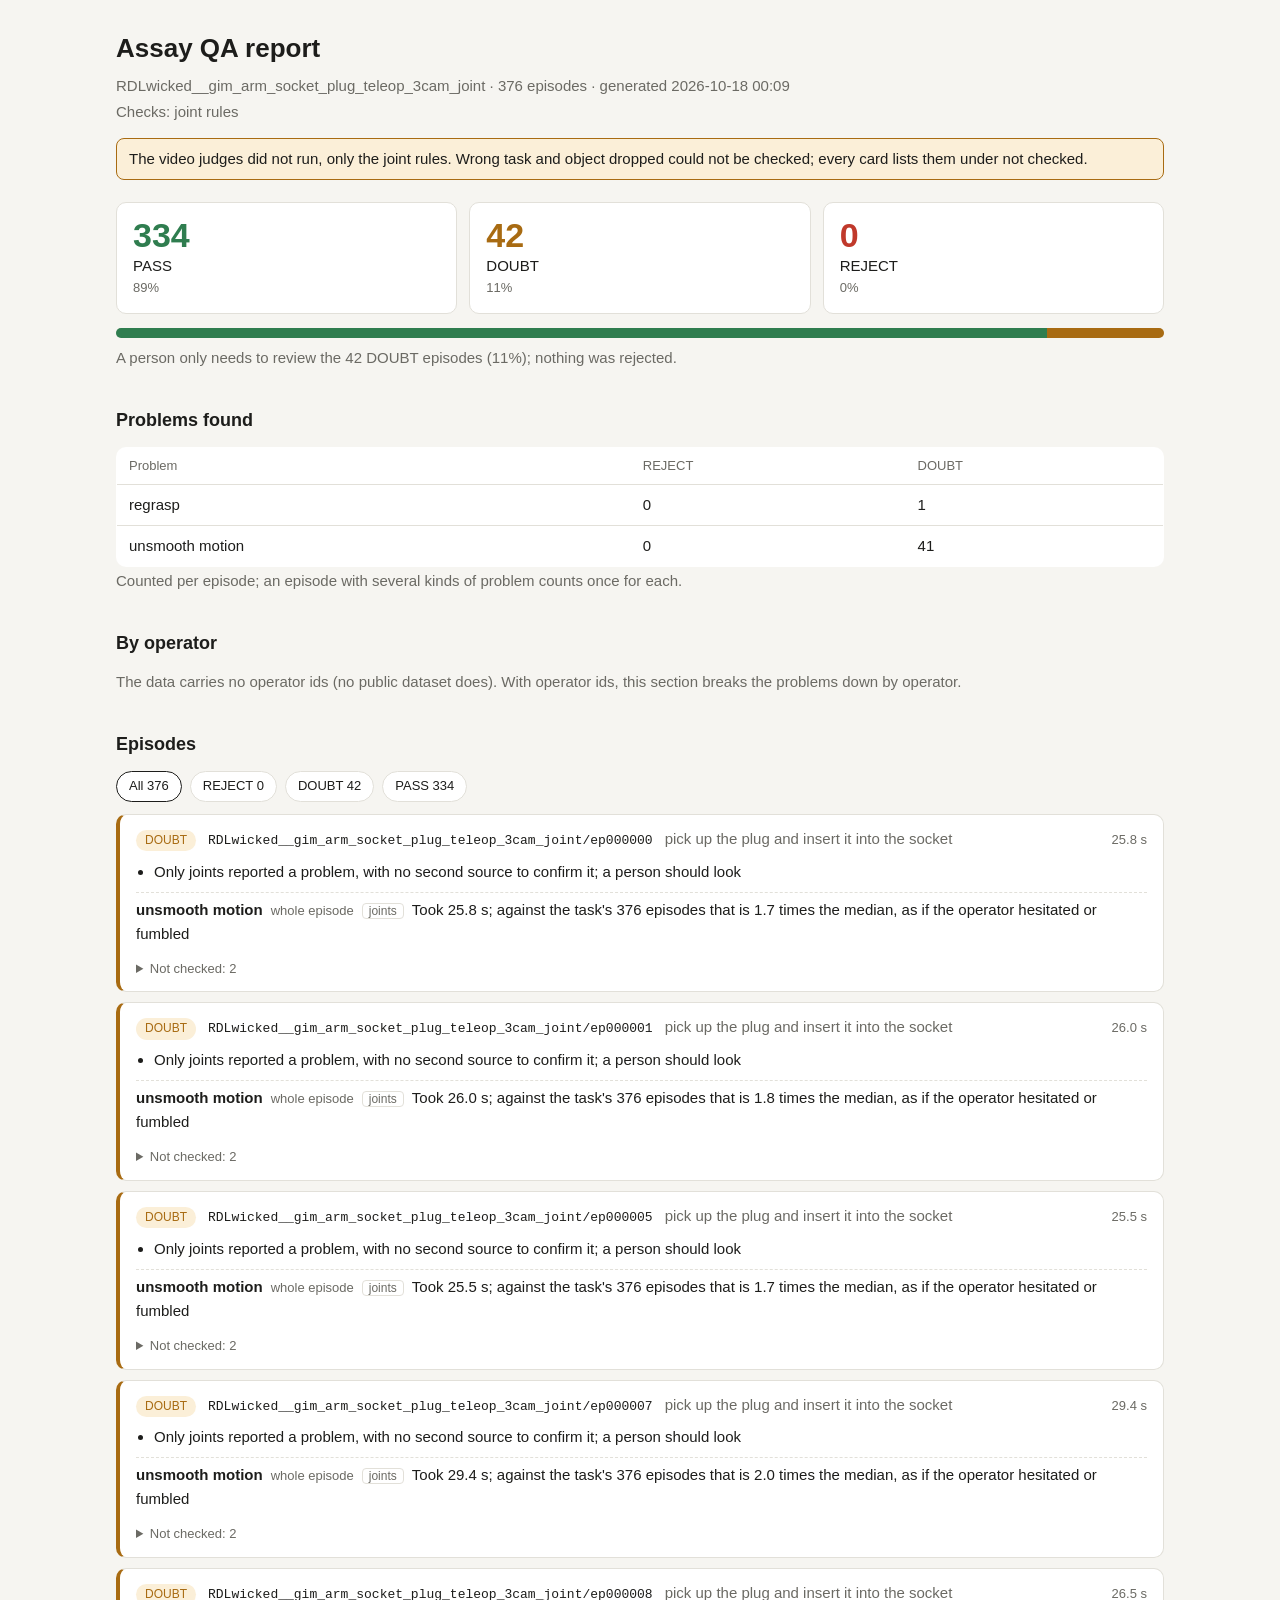
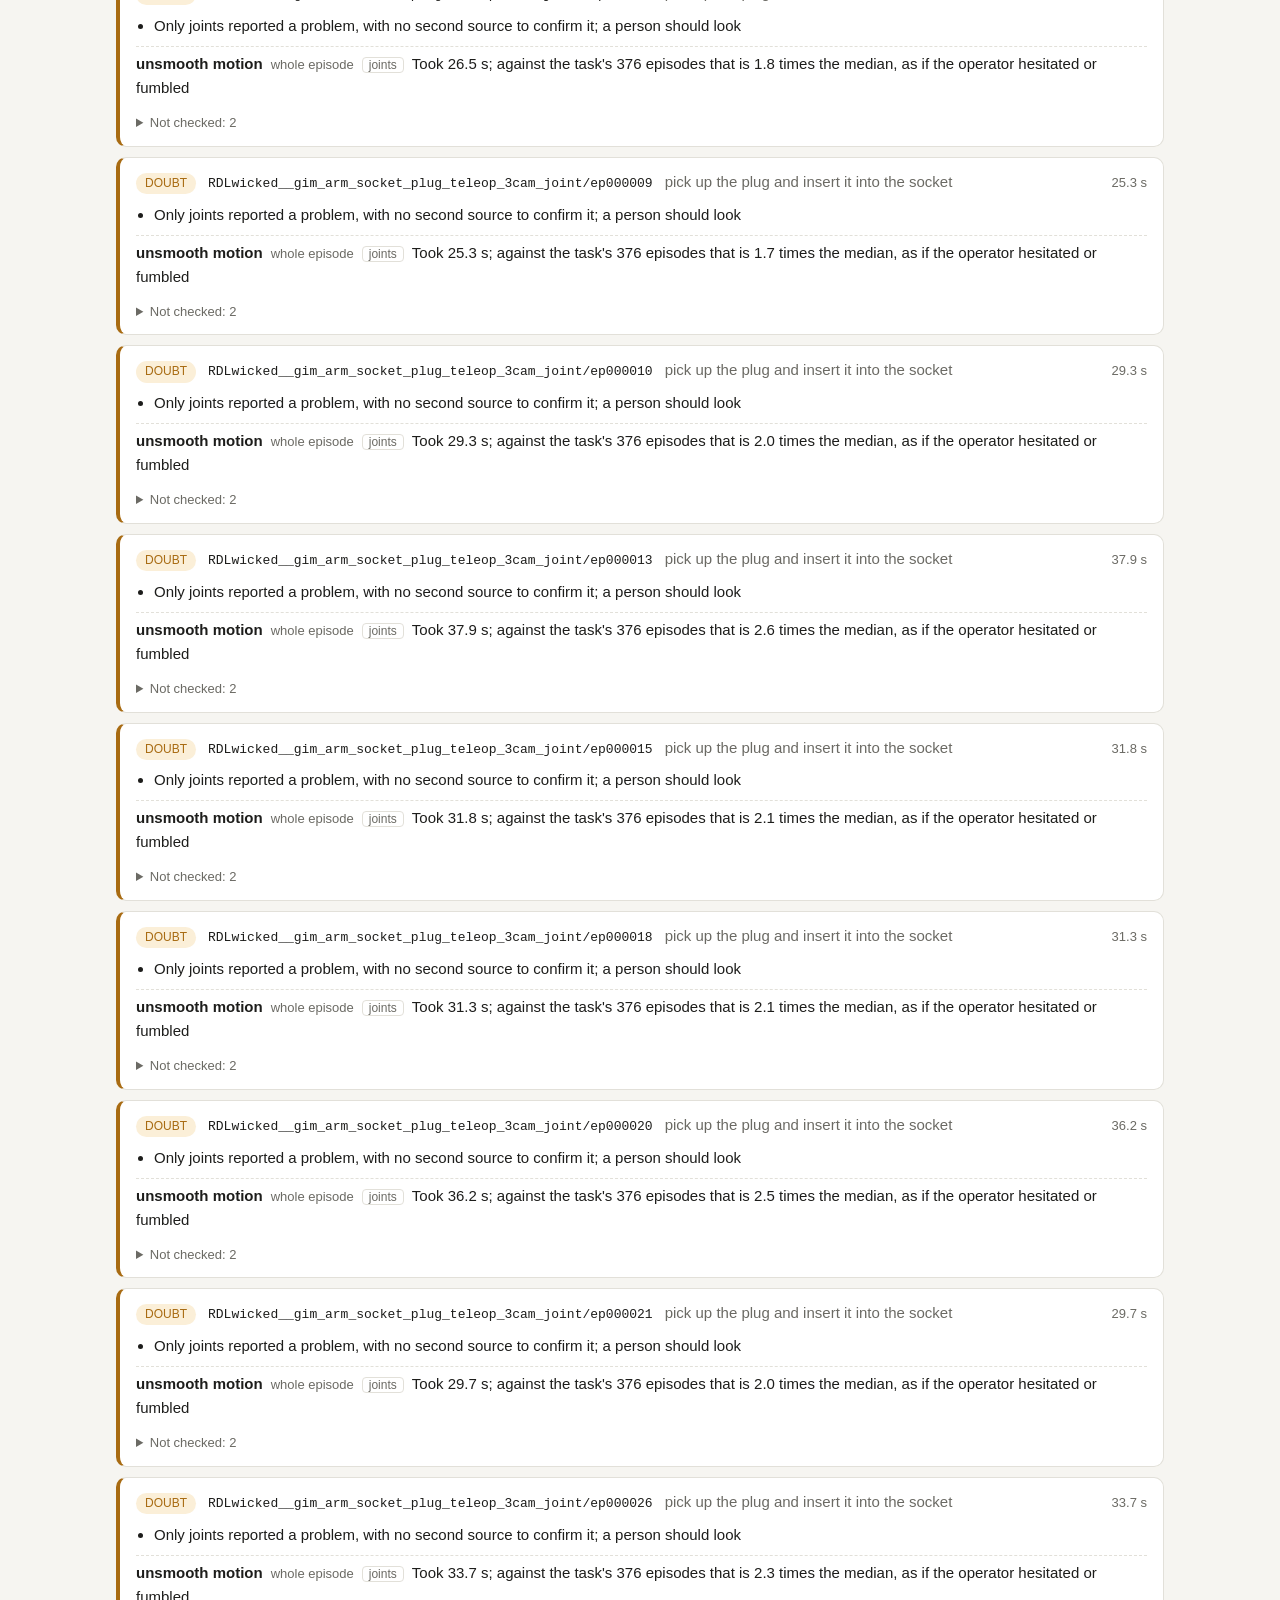
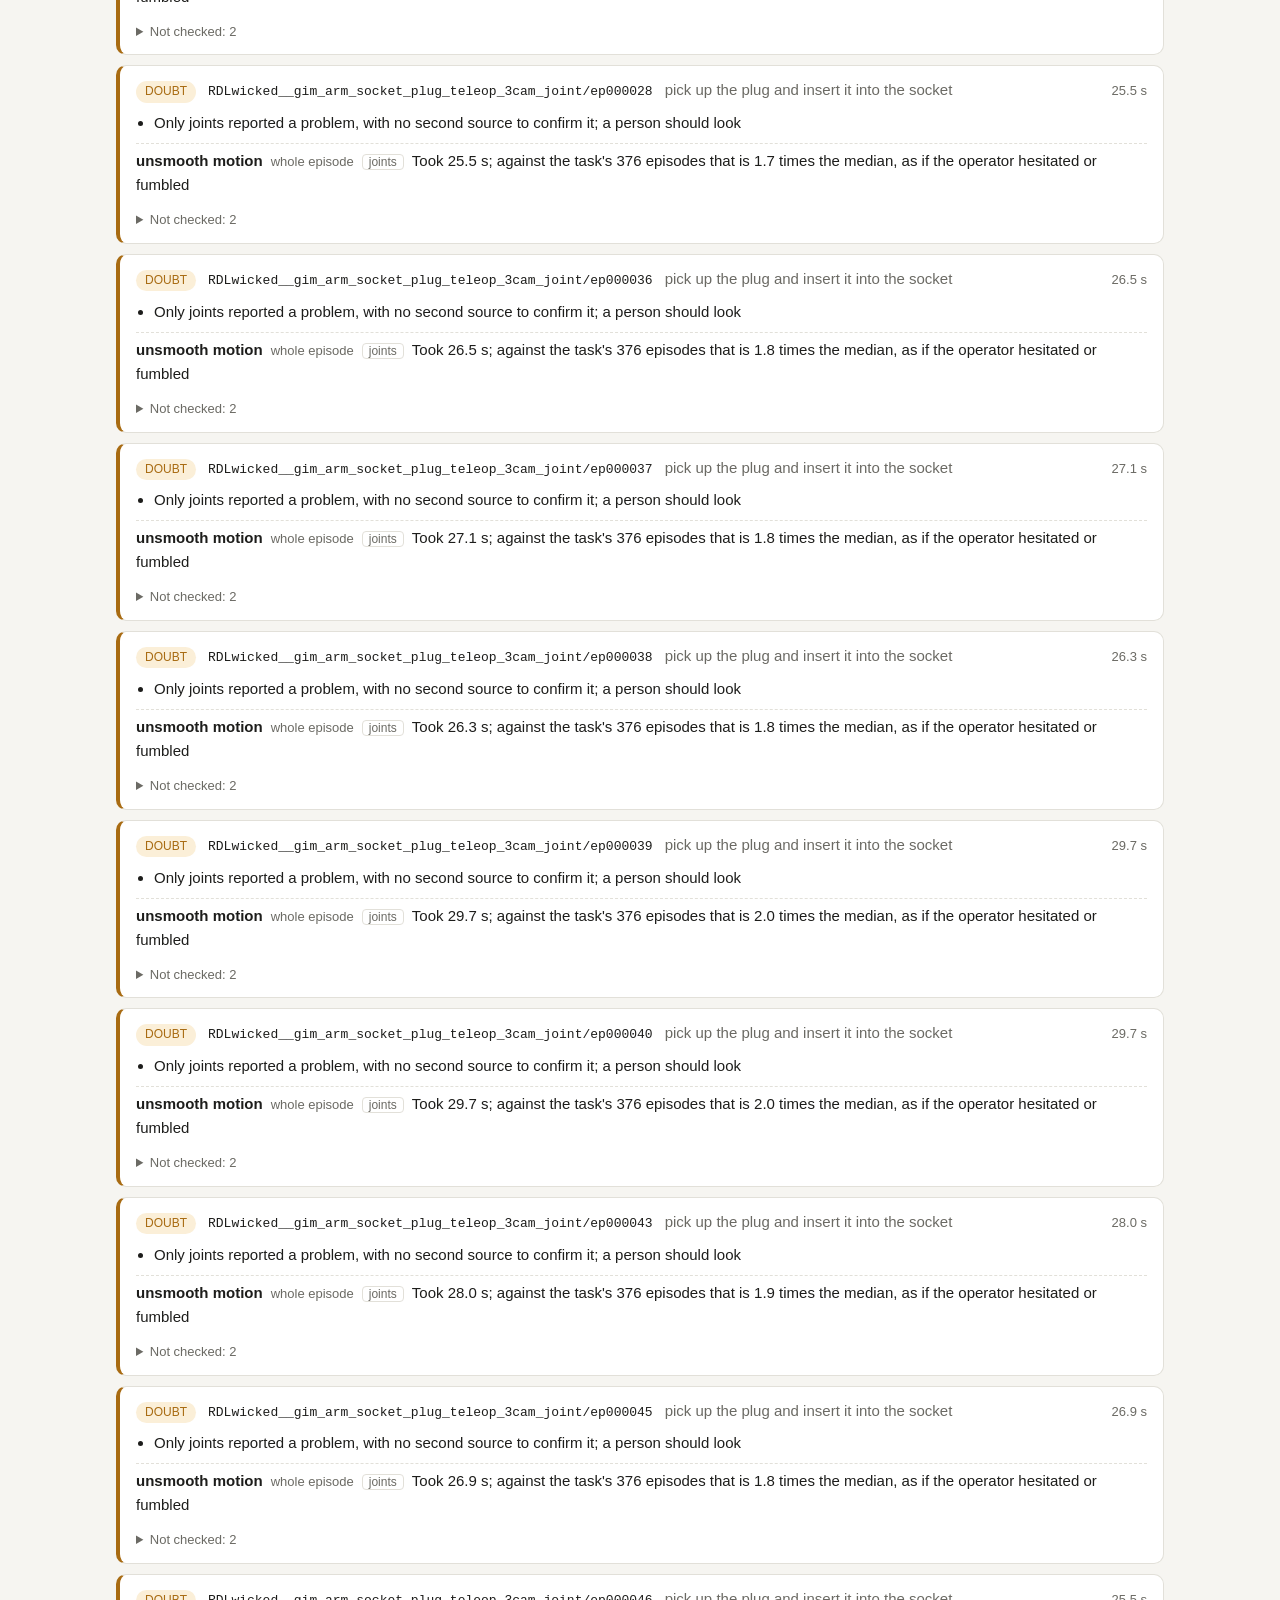
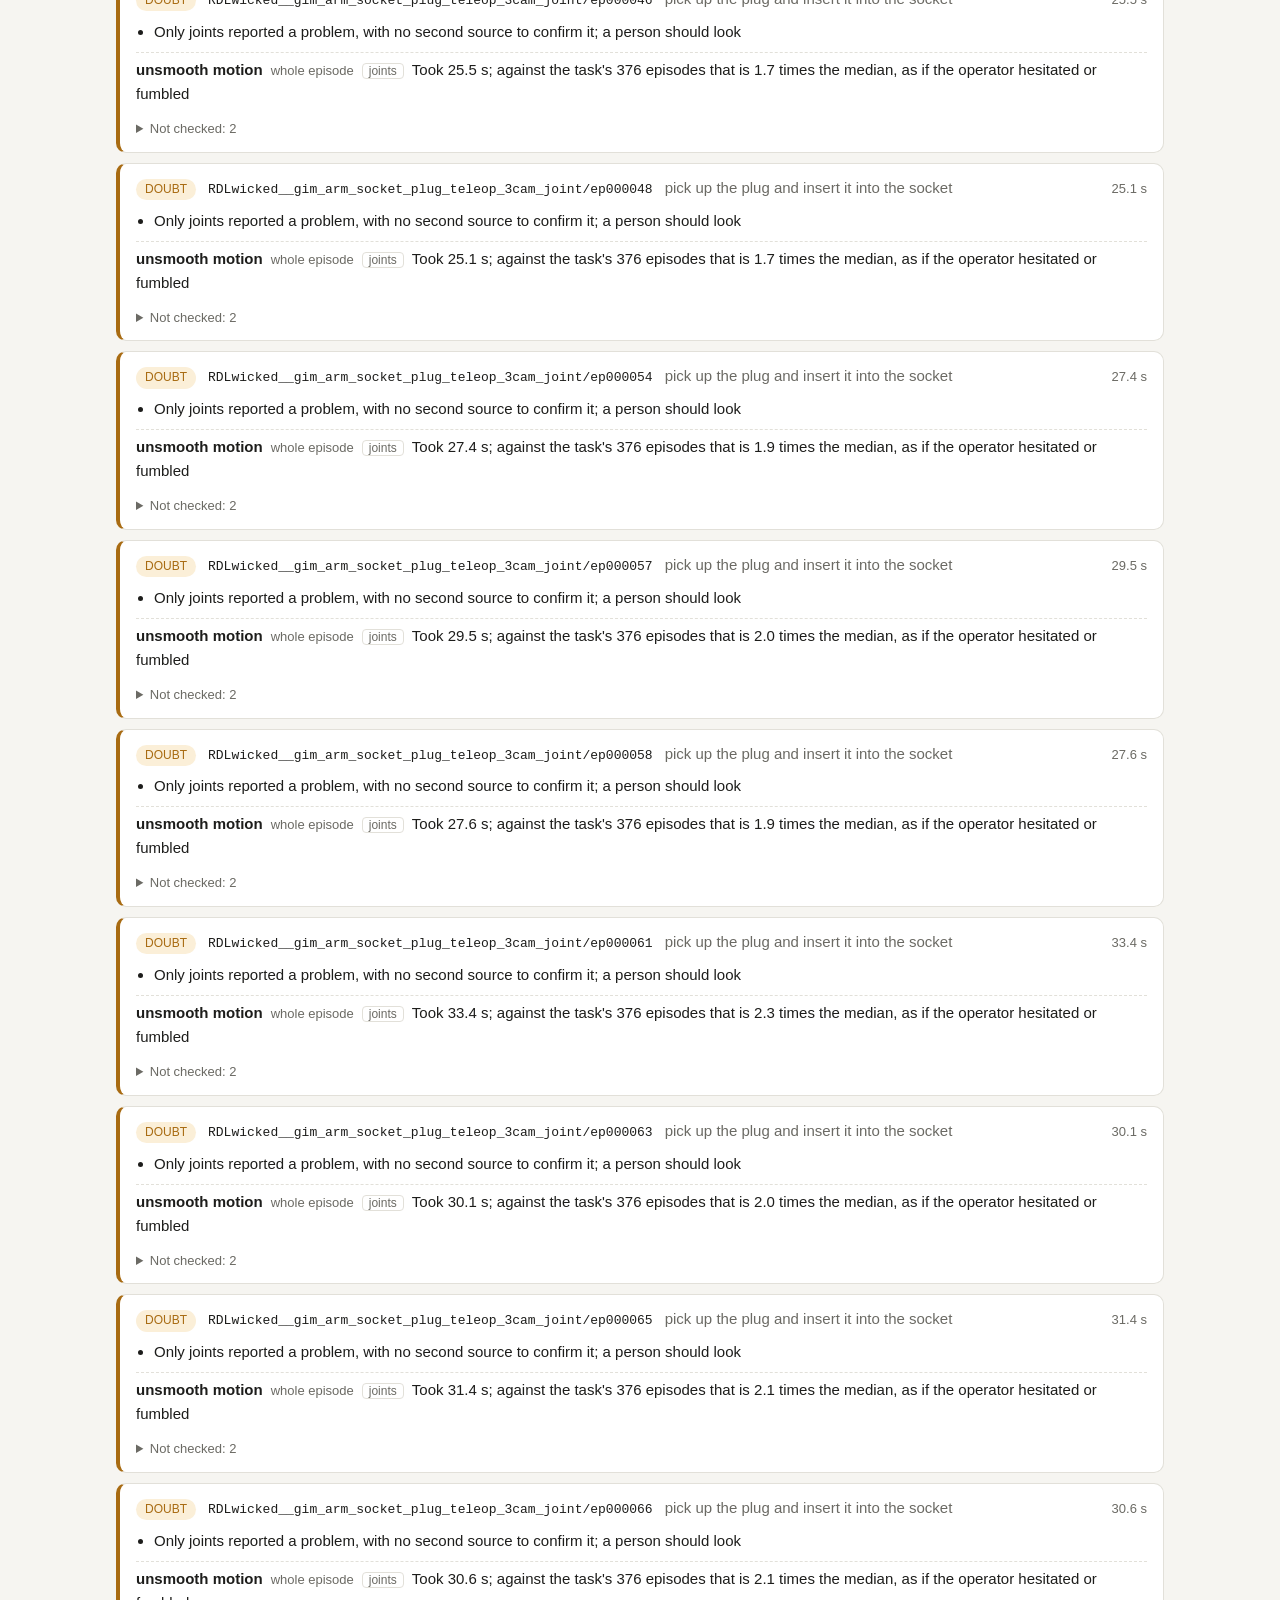
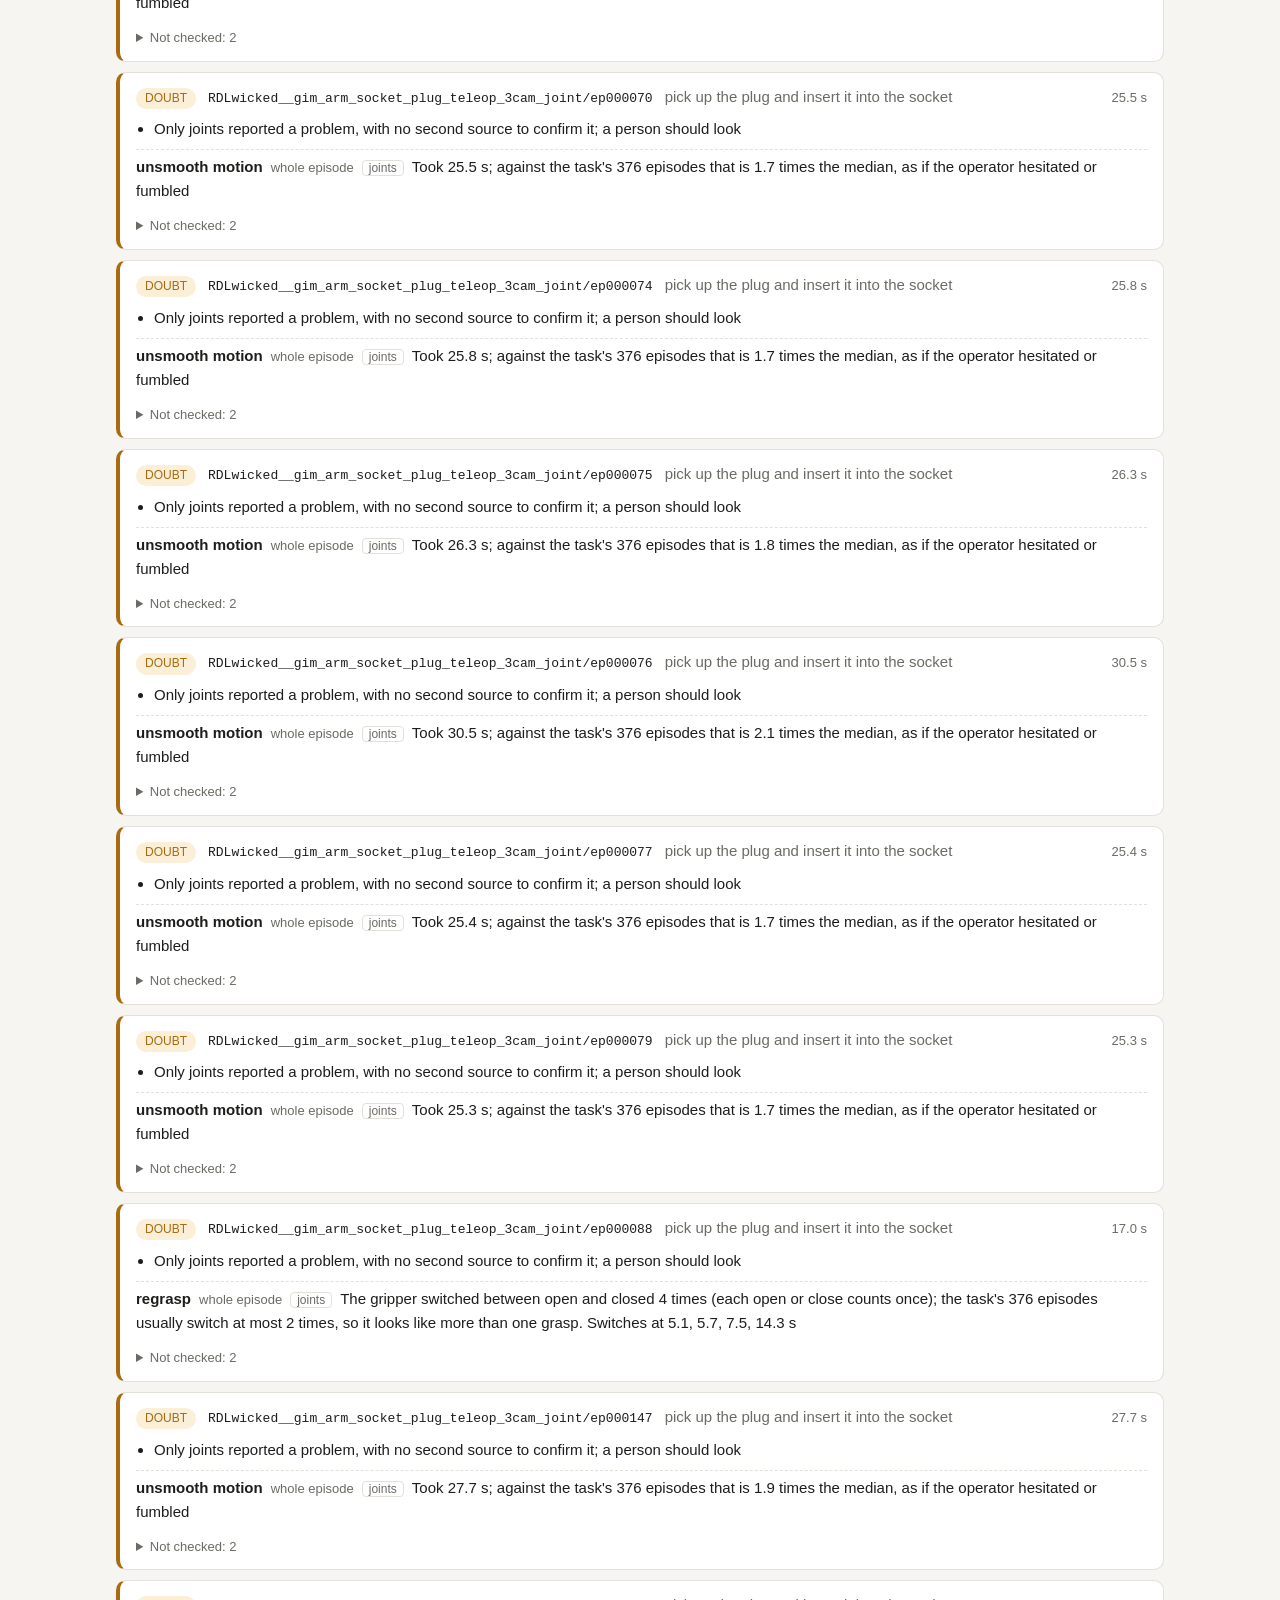
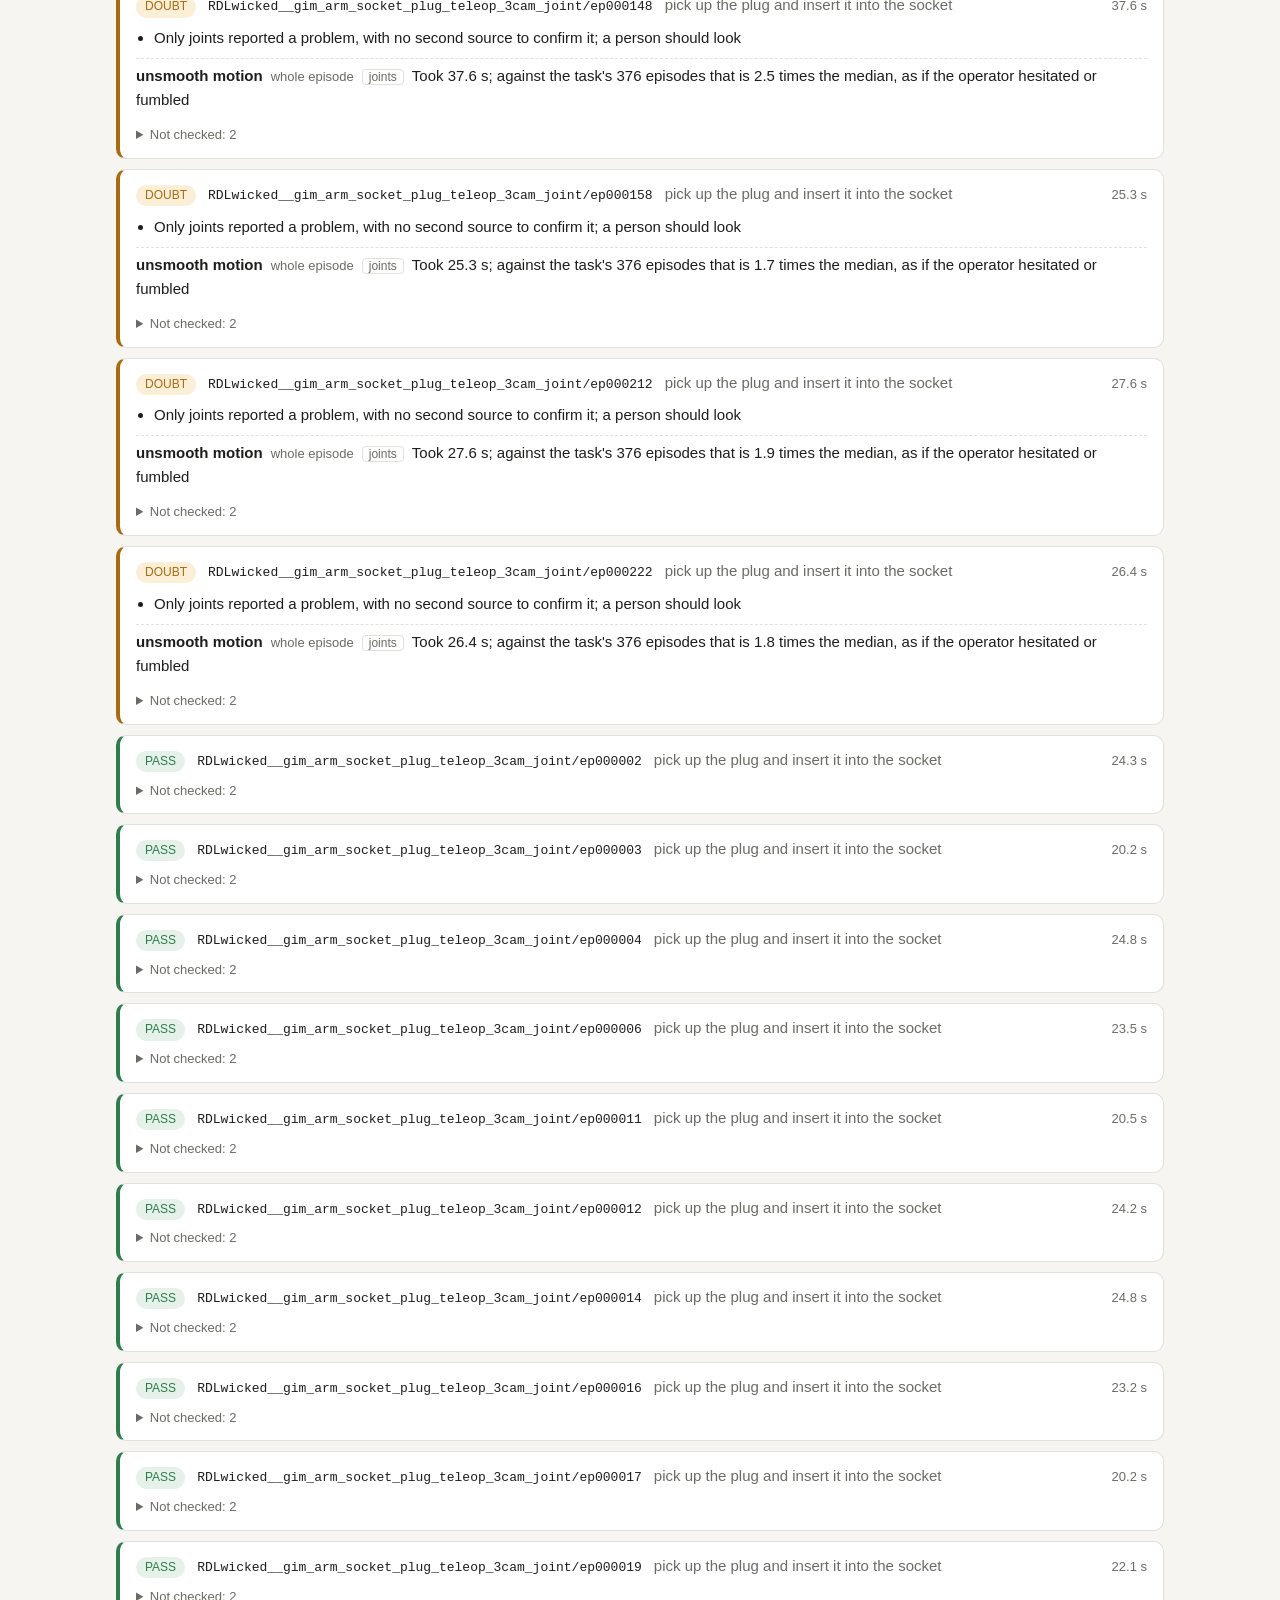
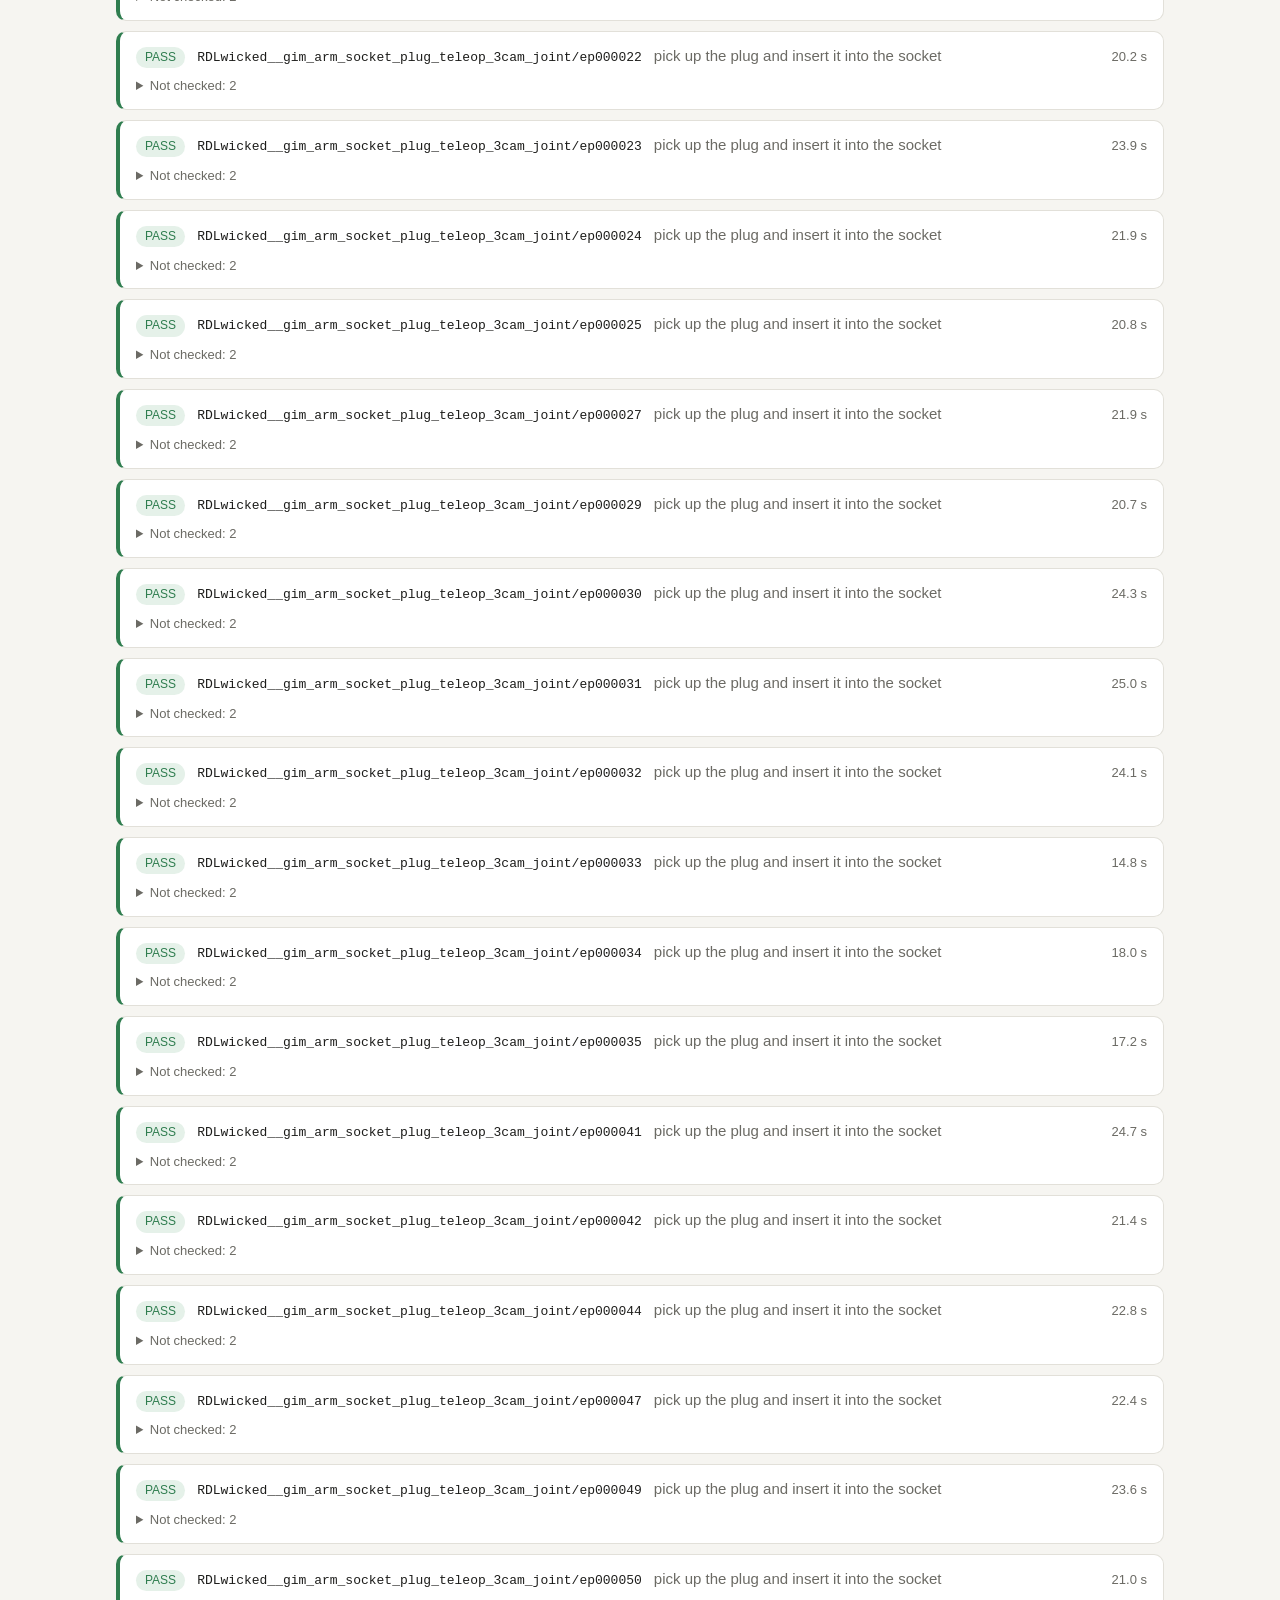
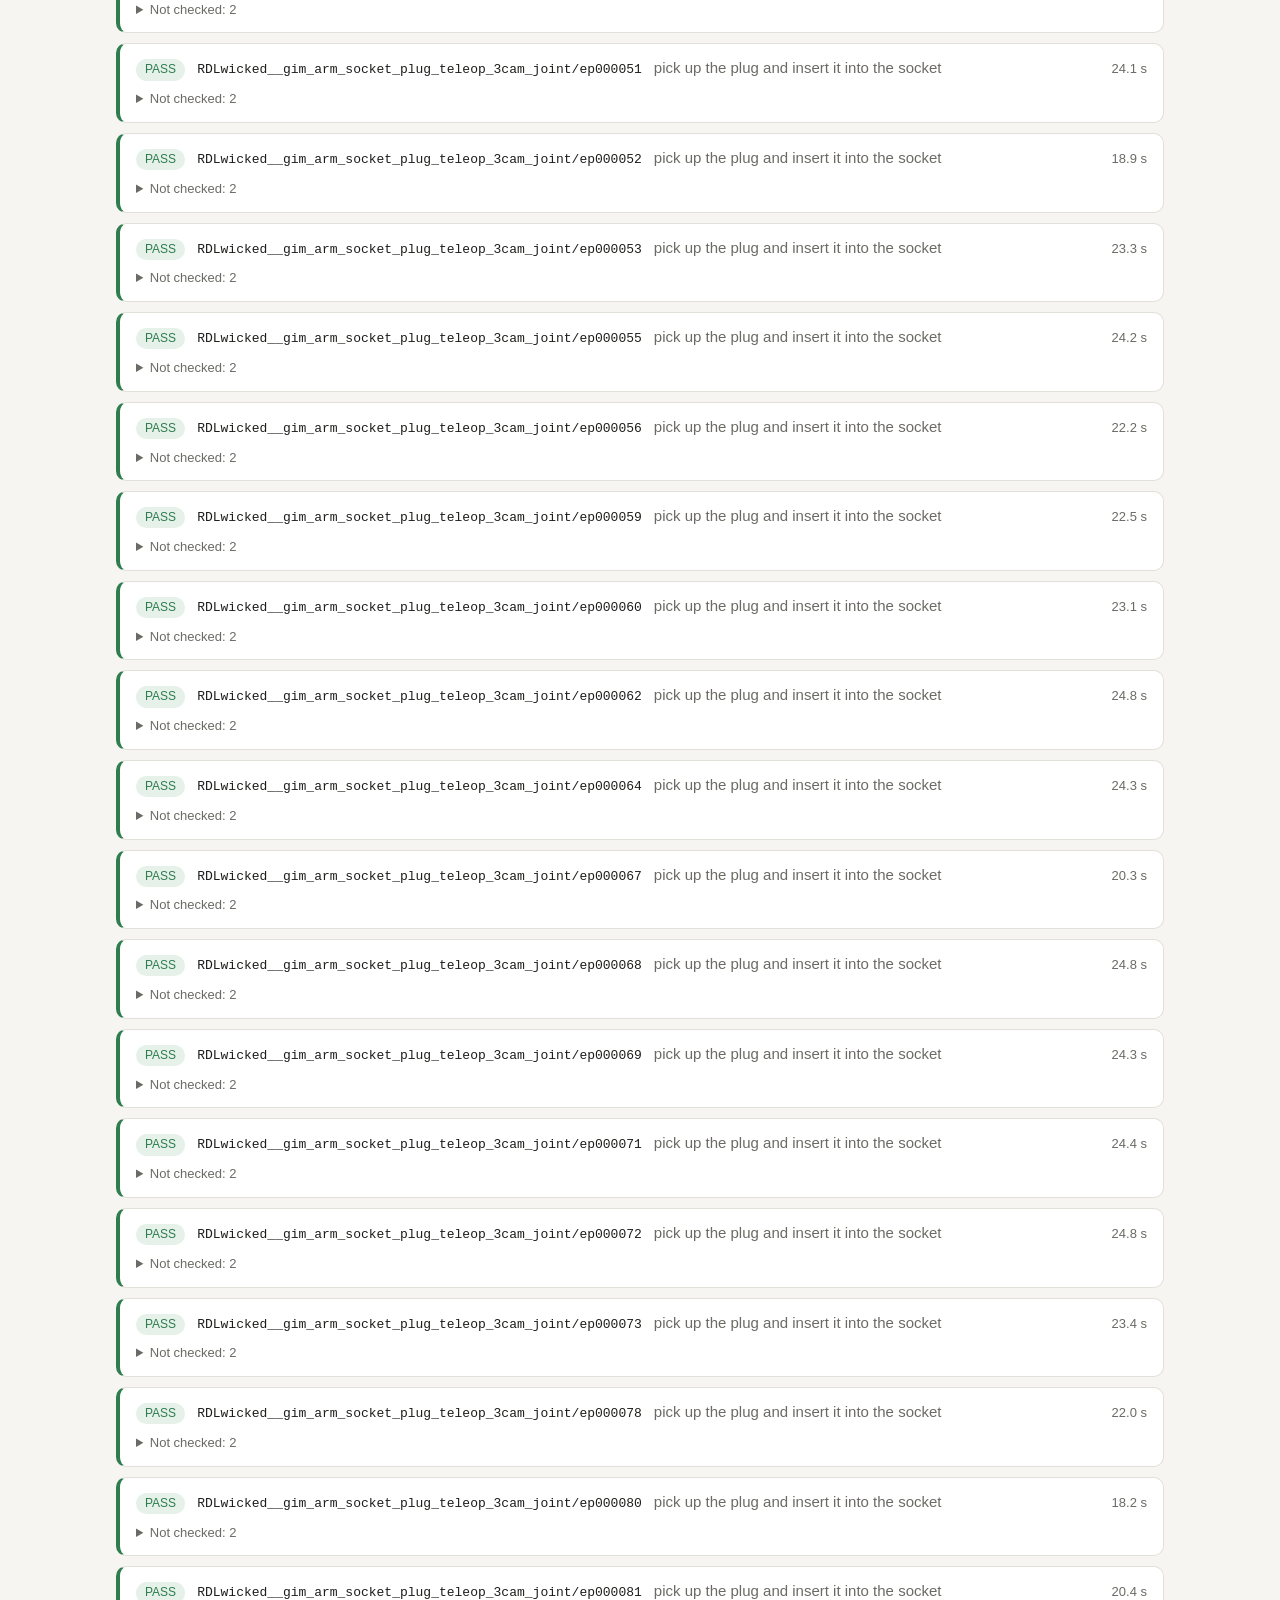
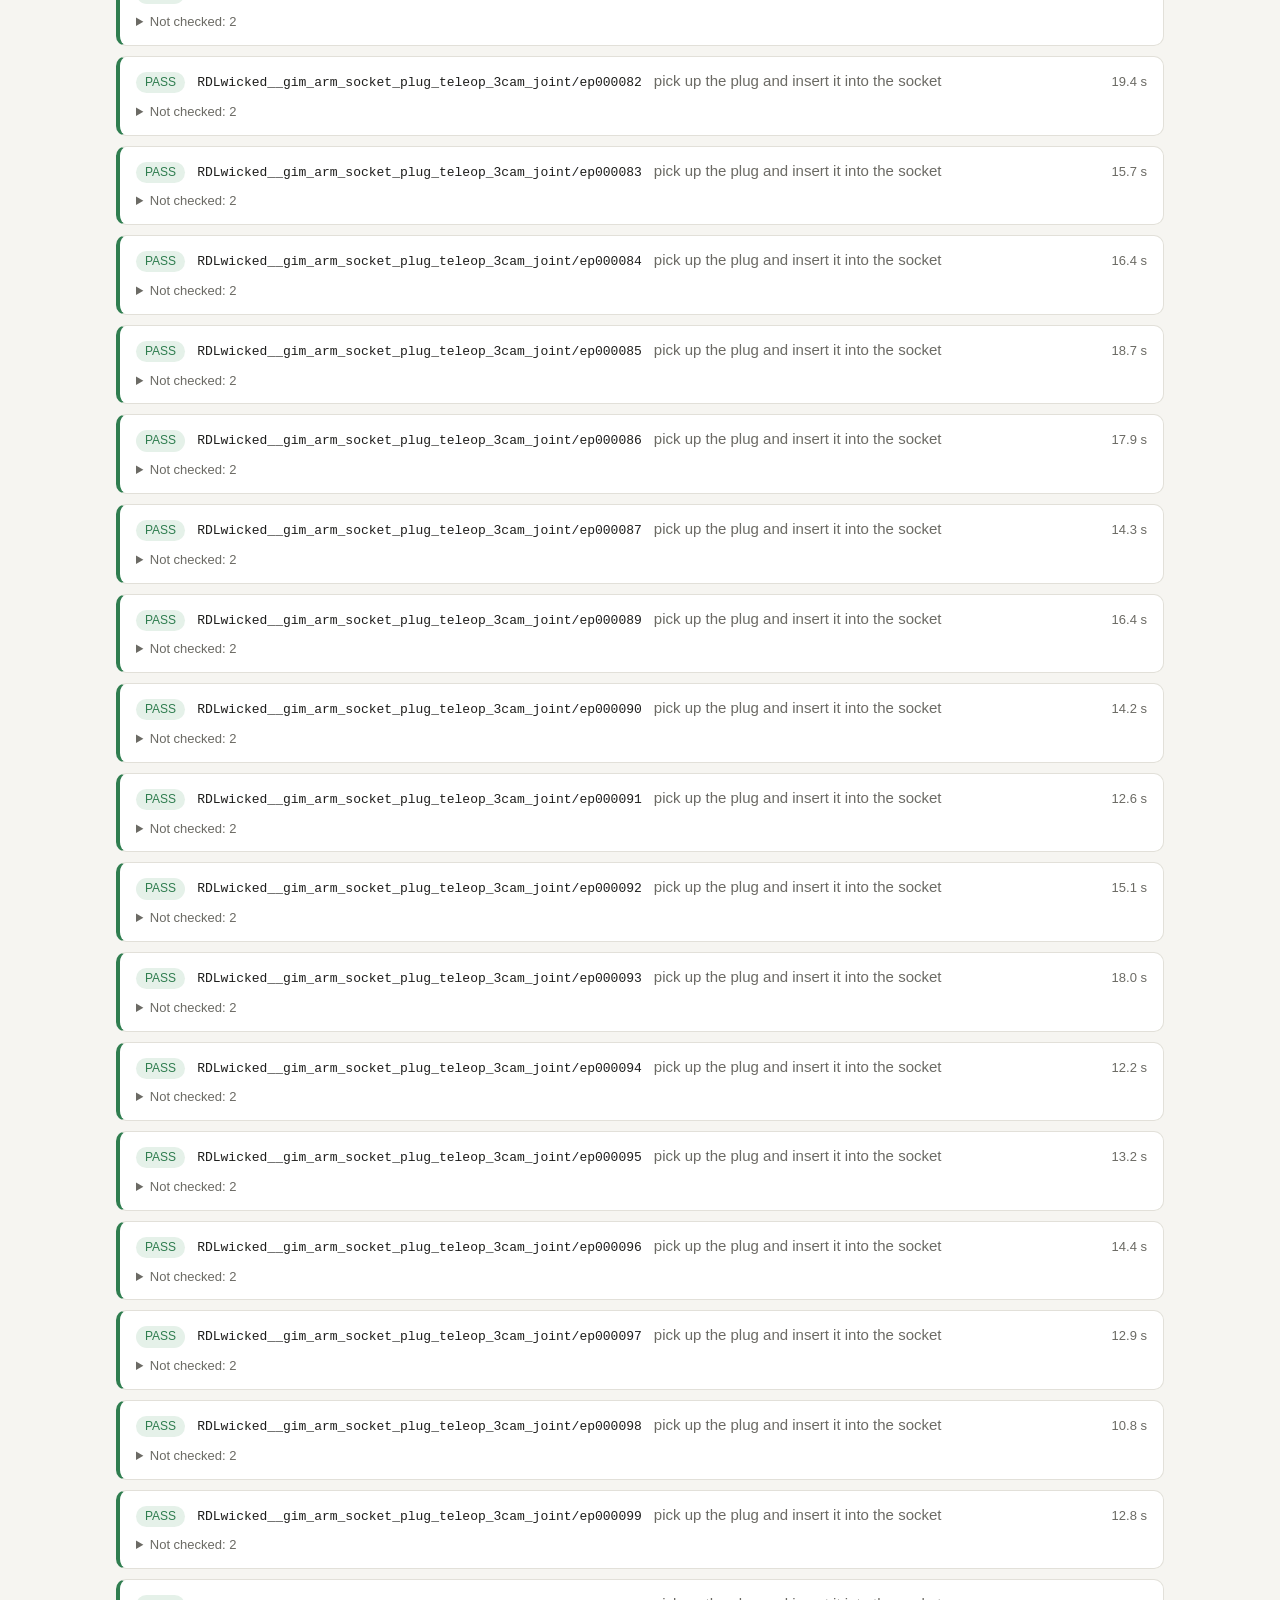
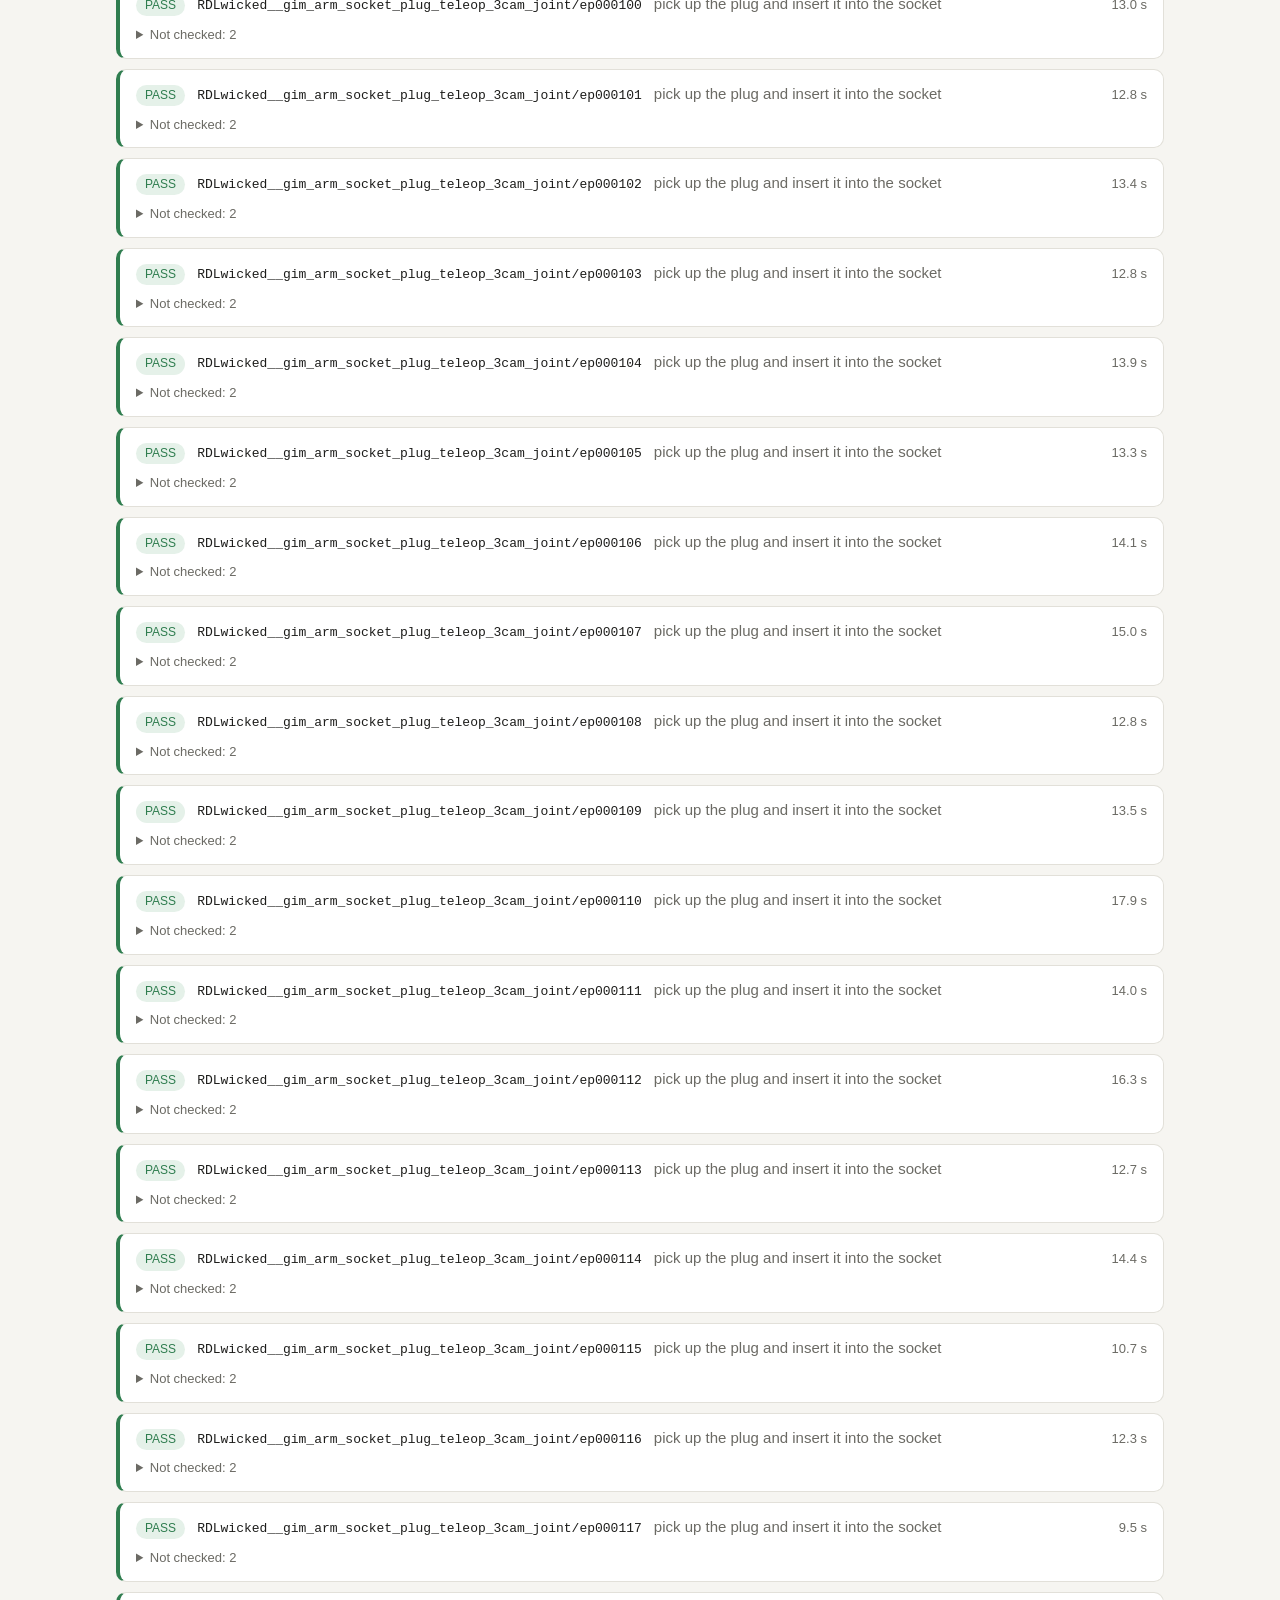
<file: examples/socket.en.html>
<!doctype html>
<html lang="en"><head><meta charset="utf-8"><meta name="viewport" content="width=device-width, initial-scale=1"><title>Assay QA report · RDLwicked__gim_arm_socket_plug_teleop_3cam_joint</title><style>
:root{--bg:#f6f5f1;--fg:#1d1d1b;--muted:#6b6a64;--card:#fff;--line:#e2e0d9;--curve:#2b5cab;
--pass:#2f7d4f;--doubt:#a86b12;--reject:#c0392b;--pass-bg:#e5f1e9;--doubt-bg:#fbefd8;--reject-bg:#f9e2de}
@media (prefers-color-scheme:dark){:root{--bg:#161615;--fg:#ecebe6;--muted:#9a9993;--card:#1f1f1d;--line:#34342f;
--curve:#7aa7ef;--pass:#5cbf86;--doubt:#e0a640;--reject:#ef6f61;--pass-bg:#1c3125;--doubt-bg:#3a2d15;--reject-bg:#3d1f1b}}
*{box-sizing:border-box}
body{margin:0 auto;max-width:1080px;padding:28px 16px 40px;background:var(--bg);color:var(--fg);
font:15px/1.6 -apple-system,"PingFang SC","Microsoft YaHei","Noto Sans CJK SC",sans-serif}
h1{font-size:26px;margin:0 0 4px}
h2{font-size:18px;margin:36px 0 12px}
.sub,.note{color:var(--muted);margin:2px 0}
.banner{background:var(--doubt-bg);border:1px solid var(--doubt);border-radius:8px;padding:8px 12px;margin:14px 0 0}
.tiles{display:grid;grid-template-columns:repeat(3,1fr);gap:12px;margin-top:22px}
.tile{background:var(--card);border:1px solid var(--line);border-radius:10px;padding:14px 16px;display:flex;flex-direction:column}
.tile b{font-size:34px;line-height:1.1;font-variant-numeric:tabular-nums}
.tile.pass b{color:var(--pass)}.tile.doubt b{color:var(--doubt)}.tile.reject b{color:var(--reject)}
.tile em{font-style:normal;color:var(--muted);font-size:13px}
.bar{display:flex;height:10px;border-radius:5px;overflow:hidden;margin:14px 0 8px;background:var(--line)}
.bar i.pass{background:var(--pass)}.bar i.doubt{background:var(--doubt)}.bar i.reject{background:var(--reject)}
table{border-collapse:collapse;width:100%;background:var(--card);border:1px solid var(--line);border-radius:10px;overflow:hidden}
th,td{text-align:left;padding:8px 12px;border-bottom:1px solid var(--line);font-variant-numeric:tabular-nums}
th{color:var(--muted);font-weight:500;font-size:13px}
.filters{display:flex;gap:8px;flex-wrap:wrap;margin-bottom:12px}
.filters button{font:inherit;font-size:13px;padding:4px 12px;border-radius:999px;border:1px solid var(--line);
background:var(--card);color:var(--fg);cursor:pointer}
.filters button.on{border-color:var(--fg)}
.cards{display:flex;flex-direction:column;gap:10px}
.card{background:var(--card);border:1px solid var(--line);border-left:4px solid var(--line);border-radius:10px;padding:12px 16px}
.card.pass{border-left-color:var(--pass)}.card.doubt{border-left-color:var(--doubt)}.card.reject{border-left-color:var(--reject)}
.head{display:flex;flex-wrap:wrap;align-items:baseline;gap:6px 12px}
.badge{font-size:12px;padding:1px 9px;border-radius:999px;white-space:nowrap}
.badge.pass{background:var(--pass-bg);color:var(--pass)}.badge.doubt{background:var(--doubt-bg);color:var(--doubt)}
.badge.reject{background:var(--reject-bg);color:var(--reject)}
code{font-family:ui-monospace,Consolas,monospace;font-size:13px;overflow-wrap:anywhere}
.task{color:var(--muted)}.dur{color:var(--muted);font-size:13px;margin-left:auto}
.reasons{margin:8px 0 0;padding-left:18px}
.findings{list-style:none;margin:8px 0 0;padding:0}
.findings li{padding:5px 0;border-top:1px dashed var(--line)}
.cause{font-weight:600;margin-right:8px}.when{color:var(--muted);font-size:13px;margin-right:8px}
.src{color:var(--muted);font-size:12px;margin-right:8px;padding:0 6px;border:1px solid var(--line);border-radius:4px}
.spark{margin:10px 0 0}
.spark svg{width:100%;max-width:440px;height:56px;display:block;background:var(--bg);border-radius:6px}
.spark polyline{fill:none;stroke:var(--curve);stroke-width:2;vector-effect:non-scaling-stroke}
.spark rect.mark{opacity:.28}.spark rect.mark.doubt{fill:var(--doubt)}.spark rect.mark.reject{fill:var(--reject)}
.shots{display:grid;grid-template-columns:repeat(auto-fill,minmax(min(140px,45%),1fr));gap:6px;margin:10px 0 0;max-width:760px}
.shots figure{margin:0}.shots img{width:100%;height:auto;display:block;border-radius:6px;background:var(--line)}
figcaption{color:var(--muted);font-size:12px}
details{margin-top:8px;color:var(--muted);font-size:13px}
details ul{margin:4px 0 0;padding-left:18px}
footer{margin-top:44px;color:var(--muted);font-size:13px;border-top:1px solid var(--line);padding-top:12px}
@media (max-width:600px){.tiles{grid-template-columns:1fr}.dur{margin-left:0}}
</style></head><body><header><h1>Assay QA report</h1><p class="sub">RDLwicked__gim_arm_socket_plug_teleop_3cam_joint · 376 episodes · generated 2026-10-18 00:09</p><p class="sub">Checks: joint rules</p><p class="banner">The video judges did not run, only the joint rules. Wrong task and object dropped could not be checked; every card lists them under not checked.</p></header><section class="funnel"><div class="tiles"><div class="tile pass"><b>334</b><span>PASS</span><em>89%</em></div><div class="tile doubt"><b>42</b><span>DOUBT</span><em>11%</em></div><div class="tile reject"><b>0</b><span>REJECT</span><em>0%</em></div></div><div class="bar"><i class="pass" style="width:88.83%"></i><i class="doubt" style="width:11.17%"></i></div><p class="note">A person only needs to review the 42 DOUBT episodes (11%); nothing was rejected.</p></section><section><h2>Problems found</h2><table class="causes"><thead><tr><th>Problem</th><th>REJECT</th><th>DOUBT</th></tr></thead><tbody><tr><td>regrasp</td><td>0</td><td>1</td></tr><tr><td>unsmooth motion</td><td>0</td><td>41</td></tr></tbody></table><p class="note">Counted per episode; an episode with several kinds of problem counts once for each.</p></section><section><h2>By operator</h2><p class="note">The data carries no operator ids (no public dataset does). With operator ids, this section breaks the problems down by operator.</p></section><section><h2>Episodes</h2><nav class="filters"><button type="button" data-f="all" class="on">All 376</button><button type="button" data-f="reject">REJECT 0</button><button type="button" data-f="doubt">DOUBT 42</button><button type="button" data-f="pass">PASS 334</button></nav><div class="cards"><article class="card doubt" data-label="doubt"><div class="head"><span class="badge doubt">DOUBT</span><code>RDLwicked__gim_arm_socket_plug_teleop_3cam_joint/ep000000</code><span class="task">pick up the plug and insert it into the socket</span><span class="dur">25.8 s</span></div><ul class="reasons"><li>Only joints reported a problem, with no second source to confirm it; a person should look</li></ul><ul class="findings"><li><span class="cause">unsmooth motion</span><span class="when">whole episode</span><span class="src">joints</span>Took 25.8 s; against the task&#x27;s 376 episodes that is 1.7 times the median, as if the operator hesitated or fumbled</li></ul><details><summary>Not checked: 2</summary><ul><li>incomplete: The task&#x27;s 376 episodes do not end in a common pose (final joint positions typically spread over 23% of their range), so the end pose cannot show an unfinished episode</li><li>video judges: The video judges did not run (no GPU, or no cached results)</li></ul></details></article><article class="card doubt" data-label="doubt"><div class="head"><span class="badge doubt">DOUBT</span><code>RDLwicked__gim_arm_socket_plug_teleop_3cam_joint/ep000001</code><span class="task">pick up the plug and insert it into the socket</span><span class="dur">26.0 s</span></div><ul class="reasons"><li>Only joints reported a problem, with no second source to confirm it; a person should look</li></ul><ul class="findings"><li><span class="cause">unsmooth motion</span><span class="when">whole episode</span><span class="src">joints</span>Took 26.0 s; against the task&#x27;s 376 episodes that is 1.8 times the median, as if the operator hesitated or fumbled</li></ul><details><summary>Not checked: 2</summary><ul><li>incomplete: The task&#x27;s 376 episodes do not end in a common pose (final joint positions typically spread over 23% of their range), so the end pose cannot show an unfinished episode</li><li>video judges: The video judges did not run (no GPU, or no cached results)</li></ul></details></article><article class="card doubt" data-label="doubt"><div class="head"><span class="badge doubt">DOUBT</span><code>RDLwicked__gim_arm_socket_plug_teleop_3cam_joint/ep000005</code><span class="task">pick up the plug and insert it into the socket</span><span class="dur">25.5 s</span></div><ul class="reasons"><li>Only joints reported a problem, with no second source to confirm it; a person should look</li></ul><ul class="findings"><li><span class="cause">unsmooth motion</span><span class="when">whole episode</span><span class="src">joints</span>Took 25.5 s; against the task&#x27;s 376 episodes that is 1.7 times the median, as if the operator hesitated or fumbled</li></ul><details><summary>Not checked: 2</summary><ul><li>incomplete: The task&#x27;s 376 episodes do not end in a common pose (final joint positions typically spread over 23% of their range), so the end pose cannot show an unfinished episode</li><li>video judges: The video judges did not run (no GPU, or no cached results)</li></ul></details></article><article class="card doubt" data-label="doubt"><div class="head"><span class="badge doubt">DOUBT</span><code>RDLwicked__gim_arm_socket_plug_teleop_3cam_joint/ep000007</code><span class="task">pick up the plug and insert it into the socket</span><span class="dur">29.4 s</span></div><ul class="reasons"><li>Only joints reported a problem, with no second source to confirm it; a person should look</li></ul><ul class="findings"><li><span class="cause">unsmooth motion</span><span class="when">whole episode</span><span class="src">joints</span>Took 29.4 s; against the task&#x27;s 376 episodes that is 2.0 times the median, as if the operator hesitated or fumbled</li></ul><details><summary>Not checked: 2</summary><ul><li>incomplete: The task&#x27;s 376 episodes do not end in a common pose (final joint positions typically spread over 23% of their range), so the end pose cannot show an unfinished episode</li><li>video judges: The video judges did not run (no GPU, or no cached results)</li></ul></details></article><article class="card doubt" data-label="doubt"><div class="head"><span class="badge doubt">DOUBT</span><code>RDLwicked__gim_arm_socket_plug_teleop_3cam_joint/ep000008</code><span class="task">pick up the plug and insert it into the socket</span><span class="dur">26.5 s</span></div><ul class="reasons"><li>Only joints reported a problem, with no second source to confirm it; a person should look</li></ul><ul class="findings"><li><span class="cause">unsmooth motion</span><span class="when">whole episode</span><span class="src">joints</span>Took 26.5 s; against the task&#x27;s 376 episodes that is 1.8 times the median, as if the operator hesitated or fumbled</li></ul><details><summary>Not checked: 2</summary><ul><li>incomplete: The task&#x27;s 376 episodes do not end in a common pose (final joint positions typically spread over 23% of their range), so the end pose cannot show an unfinished episode</li><li>video judges: The video judges did not run (no GPU, or no cached results)</li></ul></details></article><article class="card doubt" data-label="doubt"><div class="head"><span class="badge doubt">DOUBT</span><code>RDLwicked__gim_arm_socket_plug_teleop_3cam_joint/ep000009</code><span class="task">pick up the plug and insert it into the socket</span><span class="dur">25.3 s</span></div><ul class="reasons"><li>Only joints reported a problem, with no second source to confirm it; a person should look</li></ul><ul class="findings"><li><span class="cause">unsmooth motion</span><span class="when">whole episode</span><span class="src">joints</span>Took 25.3 s; against the task&#x27;s 376 episodes that is 1.7 times the median, as if the operator hesitated or fumbled</li></ul><details><summary>Not checked: 2</summary><ul><li>incomplete: The task&#x27;s 376 episodes do not end in a common pose (final joint positions typically spread over 23% of their range), so the end pose cannot show an unfinished episode</li><li>video judges: The video judges did not run (no GPU, or no cached results)</li></ul></details></article><article class="card doubt" data-label="doubt"><div class="head"><span class="badge doubt">DOUBT</span><code>RDLwicked__gim_arm_socket_plug_teleop_3cam_joint/ep000010</code><span class="task">pick up the plug and insert it into the socket</span><span class="dur">29.3 s</span></div><ul class="reasons"><li>Only joints reported a problem, with no second source to confirm it; a person should look</li></ul><ul class="findings"><li><span class="cause">unsmooth motion</span><span class="when">whole episode</span><span class="src">joints</span>Took 29.3 s; against the task&#x27;s 376 episodes that is 2.0 times the median, as if the operator hesitated or fumbled</li></ul><details><summary>Not checked: 2</summary><ul><li>incomplete: The task&#x27;s 376 episodes do not end in a common pose (final joint positions typically spread over 23% of their range), so the end pose cannot show an unfinished episode</li><li>video judges: The video judges did not run (no GPU, or no cached results)</li></ul></details></article><article class="card doubt" data-label="doubt"><div class="head"><span class="badge doubt">DOUBT</span><code>RDLwicked__gim_arm_socket_plug_teleop_3cam_joint/ep000013</code><span class="task">pick up the plug and insert it into the socket</span><span class="dur">37.9 s</span></div><ul class="reasons"><li>Only joints reported a problem, with no second source to confirm it; a person should look</li></ul><ul class="findings"><li><span class="cause">unsmooth motion</span><span class="when">whole episode</span><span class="src">joints</span>Took 37.9 s; against the task&#x27;s 376 episodes that is 2.6 times the median, as if the operator hesitated or fumbled</li></ul><details><summary>Not checked: 2</summary><ul><li>incomplete: The task&#x27;s 376 episodes do not end in a common pose (final joint positions typically spread over 23% of their range), so the end pose cannot show an unfinished episode</li><li>video judges: The video judges did not run (no GPU, or no cached results)</li></ul></details></article><article class="card doubt" data-label="doubt"><div class="head"><span class="badge doubt">DOUBT</span><code>RDLwicked__gim_arm_socket_plug_teleop_3cam_joint/ep000015</code><span class="task">pick up the plug and insert it into the socket</span><span class="dur">31.8 s</span></div><ul class="reasons"><li>Only joints reported a problem, with no second source to confirm it; a person should look</li></ul><ul class="findings"><li><span class="cause">unsmooth motion</span><span class="when">whole episode</span><span class="src">joints</span>Took 31.8 s; against the task&#x27;s 376 episodes that is 2.1 times the median, as if the operator hesitated or fumbled</li></ul><details><summary>Not checked: 2</summary><ul><li>incomplete: The task&#x27;s 376 episodes do not end in a common pose (final joint positions typically spread over 23% of their range), so the end pose cannot show an unfinished episode</li><li>video judges: The video judges did not run (no GPU, or no cached results)</li></ul></details></article><article class="card doubt" data-label="doubt"><div class="head"><span class="badge doubt">DOUBT</span><code>RDLwicked__gim_arm_socket_plug_teleop_3cam_joint/ep000018</code><span class="task">pick up the plug and insert it into the socket</span><span class="dur">31.3 s</span></div><ul class="reasons"><li>Only joints reported a problem, with no second source to confirm it; a person should look</li></ul><ul class="findings"><li><span class="cause">unsmooth motion</span><span class="when">whole episode</span><span class="src">joints</span>Took 31.3 s; against the task&#x27;s 376 episodes that is 2.1 times the median, as if the operator hesitated or fumbled</li></ul><details><summary>Not checked: 2</summary><ul><li>incomplete: The task&#x27;s 376 episodes do not end in a common pose (final joint positions typically spread over 23% of their range), so the end pose cannot show an unfinished episode</li><li>video judges: The video judges did not run (no GPU, or no cached results)</li></ul></details></article><article class="card doubt" data-label="doubt"><div class="head"><span class="badge doubt">DOUBT</span><code>RDLwicked__gim_arm_socket_plug_teleop_3cam_joint/ep000020</code><span class="task">pick up the plug and insert it into the socket</span><span class="dur">36.2 s</span></div><ul class="reasons"><li>Only joints reported a problem, with no second source to confirm it; a person should look</li></ul><ul class="findings"><li><span class="cause">unsmooth motion</span><span class="when">whole episode</span><span class="src">joints</span>Took 36.2 s; against the task&#x27;s 376 episodes that is 2.5 times the median, as if the operator hesitated or fumbled</li></ul><details><summary>Not checked: 2</summary><ul><li>incomplete: The task&#x27;s 376 episodes do not end in a common pose (final joint positions typically spread over 23% of their range), so the end pose cannot show an unfinished episode</li><li>video judges: The video judges did not run (no GPU, or no cached results)</li></ul></details></article><article class="card doubt" data-label="doubt"><div class="head"><span class="badge doubt">DOUBT</span><code>RDLwicked__gim_arm_socket_plug_teleop_3cam_joint/ep000021</code><span class="task">pick up the plug and insert it into the socket</span><span class="dur">29.7 s</span></div><ul class="reasons"><li>Only joints reported a problem, with no second source to confirm it; a person should look</li></ul><ul class="findings"><li><span class="cause">unsmooth motion</span><span class="when">whole episode</span><span class="src">joints</span>Took 29.7 s; against the task&#x27;s 376 episodes that is 2.0 times the median, as if the operator hesitated or fumbled</li></ul><details><summary>Not checked: 2</summary><ul><li>incomplete: The task&#x27;s 376 episodes do not end in a common pose (final joint positions typically spread over 23% of their range), so the end pose cannot show an unfinished episode</li><li>video judges: The video judges did not run (no GPU, or no cached results)</li></ul></details></article><article class="card doubt" data-label="doubt"><div class="head"><span class="badge doubt">DOUBT</span><code>RDLwicked__gim_arm_socket_plug_teleop_3cam_joint/ep000026</code><span class="task">pick up the plug and insert it into the socket</span><span class="dur">33.7 s</span></div><ul class="reasons"><li>Only joints reported a problem, with no second source to confirm it; a person should look</li></ul><ul class="findings"><li><span class="cause">unsmooth motion</span><span class="when">whole episode</span><span class="src">joints</span>Took 33.7 s; against the task&#x27;s 376 episodes that is 2.3 times the median, as if the operator hesitated or fumbled</li></ul><details><summary>Not checked: 2</summary><ul><li>incomplete: The task&#x27;s 376 episodes do not end in a common pose (final joint positions typically spread over 23% of their range), so the end pose cannot show an unfinished episode</li><li>video judges: The video judges did not run (no GPU, or no cached results)</li></ul></details></article><article class="card doubt" data-label="doubt"><div class="head"><span class="badge doubt">DOUBT</span><code>RDLwicked__gim_arm_socket_plug_teleop_3cam_joint/ep000028</code><span class="task">pick up the plug and insert it into the socket</span><span class="dur">25.5 s</span></div><ul class="reasons"><li>Only joints reported a problem, with no second source to confirm it; a person should look</li></ul><ul class="findings"><li><span class="cause">unsmooth motion</span><span class="when">whole episode</span><span class="src">joints</span>Took 25.5 s; against the task&#x27;s 376 episodes that is 1.7 times the median, as if the operator hesitated or fumbled</li></ul><details><summary>Not checked: 2</summary><ul><li>incomplete: The task&#x27;s 376 episodes do not end in a common pose (final joint positions typically spread over 23% of their range), so the end pose cannot show an unfinished episode</li><li>video judges: The video judges did not run (no GPU, or no cached results)</li></ul></details></article><article class="card doubt" data-label="doubt"><div class="head"><span class="badge doubt">DOUBT</span><code>RDLwicked__gim_arm_socket_plug_teleop_3cam_joint/ep000036</code><span class="task">pick up the plug and insert it into the socket</span><span class="dur">26.5 s</span></div><ul class="reasons"><li>Only joints reported a problem, with no second source to confirm it; a person should look</li></ul><ul class="findings"><li><span class="cause">unsmooth motion</span><span class="when">whole episode</span><span class="src">joints</span>Took 26.5 s; against the task&#x27;s 376 episodes that is 1.8 times the median, as if the operator hesitated or fumbled</li></ul><details><summary>Not checked: 2</summary><ul><li>incomplete: The task&#x27;s 376 episodes do not end in a common pose (final joint positions typically spread over 23% of their range), so the end pose cannot show an unfinished episode</li><li>video judges: The video judges did not run (no GPU, or no cached results)</li></ul></details></article><article class="card doubt" data-label="doubt"><div class="head"><span class="badge doubt">DOUBT</span><code>RDLwicked__gim_arm_socket_plug_teleop_3cam_joint/ep000037</code><span class="task">pick up the plug and insert it into the socket</span><span class="dur">27.1 s</span></div><ul class="reasons"><li>Only joints reported a problem, with no second source to confirm it; a person should look</li></ul><ul class="findings"><li><span class="cause">unsmooth motion</span><span class="when">whole episode</span><span class="src">joints</span>Took 27.1 s; against the task&#x27;s 376 episodes that is 1.8 times the median, as if the operator hesitated or fumbled</li></ul><details><summary>Not checked: 2</summary><ul><li>incomplete: The task&#x27;s 376 episodes do not end in a common pose (final joint positions typically spread over 23% of their range), so the end pose cannot show an unfinished episode</li><li>video judges: The video judges did not run (no GPU, or no cached results)</li></ul></details></article><article class="card doubt" data-label="doubt"><div class="head"><span class="badge doubt">DOUBT</span><code>RDLwicked__gim_arm_socket_plug_teleop_3cam_joint/ep000038</code><span class="task">pick up the plug and insert it into the socket</span><span class="dur">26.3 s</span></div><ul class="reasons"><li>Only joints reported a problem, with no second source to confirm it; a person should look</li></ul><ul class="findings"><li><span class="cause">unsmooth motion</span><span class="when">whole episode</span><span class="src">joints</span>Took 26.3 s; against the task&#x27;s 376 episodes that is 1.8 times the median, as if the operator hesitated or fumbled</li></ul><details><summary>Not checked: 2</summary><ul><li>incomplete: The task&#x27;s 376 episodes do not end in a common pose (final joint positions typically spread over 23% of their range), so the end pose cannot show an unfinished episode</li><li>video judges: The video judges did not run (no GPU, or no cached results)</li></ul></details></article><article class="card doubt" data-label="doubt"><div class="head"><span class="badge doubt">DOUBT</span><code>RDLwicked__gim_arm_socket_plug_teleop_3cam_joint/ep000039</code><span class="task">pick up the plug and insert it into the socket</span><span class="dur">29.7 s</span></div><ul class="reasons"><li>Only joints reported a problem, with no second source to confirm it; a person should look</li></ul><ul class="findings"><li><span class="cause">unsmooth motion</span><span class="when">whole episode</span><span class="src">joints</span>Took 29.7 s; against the task&#x27;s 376 episodes that is 2.0 times the median, as if the operator hesitated or fumbled</li></ul><details><summary>Not checked: 2</summary><ul><li>incomplete: The task&#x27;s 376 episodes do not end in a common pose (final joint positions typically spread over 23% of their range), so the end pose cannot show an unfinished episode</li><li>video judges: The video judges did not run (no GPU, or no cached results)</li></ul></details></article><article class="card doubt" data-label="doubt"><div class="head"><span class="badge doubt">DOUBT</span><code>RDLwicked__gim_arm_socket_plug_teleop_3cam_joint/ep000040</code><span class="task">pick up the plug and insert it into the socket</span><span class="dur">29.7 s</span></div><ul class="reasons"><li>Only joints reported a problem, with no second source to confirm it; a person should look</li></ul><ul class="findings"><li><span class="cause">unsmooth motion</span><span class="when">whole episode</span><span class="src">joints</span>Took 29.7 s; against the task&#x27;s 376 episodes that is 2.0 times the median, as if the operator hesitated or fumbled</li></ul><details><summary>Not checked: 2</summary><ul><li>incomplete: The task&#x27;s 376 episodes do not end in a common pose (final joint positions typically spread over 23% of their range), so the end pose cannot show an unfinished episode</li><li>video judges: The video judges did not run (no GPU, or no cached results)</li></ul></details></article><article class="card doubt" data-label="doubt"><div class="head"><span class="badge doubt">DOUBT</span><code>RDLwicked__gim_arm_socket_plug_teleop_3cam_joint/ep000043</code><span class="task">pick up the plug and insert it into the socket</span><span class="dur">28.0 s</span></div><ul class="reasons"><li>Only joints reported a problem, with no second source to confirm it; a person should look</li></ul><ul class="findings"><li><span class="cause">unsmooth motion</span><span class="when">whole episode</span><span class="src">joints</span>Took 28.0 s; against the task&#x27;s 376 episodes that is 1.9 times the median, as if the operator hesitated or fumbled</li></ul><details><summary>Not checked: 2</summary><ul><li>incomplete: The task&#x27;s 376 episodes do not end in a common pose (final joint positions typically spread over 23% of their range), so the end pose cannot show an unfinished episode</li><li>video judges: The video judges did not run (no GPU, or no cached results)</li></ul></details></article><article class="card doubt" data-label="doubt"><div class="head"><span class="badge doubt">DOUBT</span><code>RDLwicked__gim_arm_socket_plug_teleop_3cam_joint/ep000045</code><span class="task">pick up the plug and insert it into the socket</span><span class="dur">26.9 s</span></div><ul class="reasons"><li>Only joints reported a problem, with no second source to confirm it; a person should look</li></ul><ul class="findings"><li><span class="cause">unsmooth motion</span><span class="when">whole episode</span><span class="src">joints</span>Took 26.9 s; against the task&#x27;s 376 episodes that is 1.8 times the median, as if the operator hesitated or fumbled</li></ul><details><summary>Not checked: 2</summary><ul><li>incomplete: The task&#x27;s 376 episodes do not end in a common pose (final joint positions typically spread over 23% of their range), so the end pose cannot show an unfinished episode</li><li>video judges: The video judges did not run (no GPU, or no cached results)</li></ul></details></article><article class="card doubt" data-label="doubt"><div class="head"><span class="badge doubt">DOUBT</span><code>RDLwicked__gim_arm_socket_plug_teleop_3cam_joint/ep000046</code><span class="task">pick up the plug and insert it into the socket</span><span class="dur">25.5 s</span></div><ul class="reasons"><li>Only joints reported a problem, with no second source to confirm it; a person should look</li></ul><ul class="findings"><li><span class="cause">unsmooth motion</span><span class="when">whole episode</span><span class="src">joints</span>Took 25.5 s; against the task&#x27;s 376 episodes that is 1.7 times the median, as if the operator hesitated or fumbled</li></ul><details><summary>Not checked: 2</summary><ul><li>incomplete: The task&#x27;s 376 episodes do not end in a common pose (final joint positions typically spread over 23% of their range), so the end pose cannot show an unfinished episode</li><li>video judges: The video judges did not run (no GPU, or no cached results)</li></ul></details></article><article class="card doubt" data-label="doubt"><div class="head"><span class="badge doubt">DOUBT</span><code>RDLwicked__gim_arm_socket_plug_teleop_3cam_joint/ep000048</code><span class="task">pick up the plug and insert it into the socket</span><span class="dur">25.1 s</span></div><ul class="reasons"><li>Only joints reported a problem, with no second source to confirm it; a person should look</li></ul><ul class="findings"><li><span class="cause">unsmooth motion</span><span class="when">whole episode</span><span class="src">joints</span>Took 25.1 s; against the task&#x27;s 376 episodes that is 1.7 times the median, as if the operator hesitated or fumbled</li></ul><details><summary>Not checked: 2</summary><ul><li>incomplete: The task&#x27;s 376 episodes do not end in a common pose (final joint positions typically spread over 23% of their range), so the end pose cannot show an unfinished episode</li><li>video judges: The video judges did not run (no GPU, or no cached results)</li></ul></details></article><article class="card doubt" data-label="doubt"><div class="head"><span class="badge doubt">DOUBT</span><code>RDLwicked__gim_arm_socket_plug_teleop_3cam_joint/ep000054</code><span class="task">pick up the plug and insert it into the socket</span><span class="dur">27.4 s</span></div><ul class="reasons"><li>Only joints reported a problem, with no second source to confirm it; a person should look</li></ul><ul class="findings"><li><span class="cause">unsmooth motion</span><span class="when">whole episode</span><span class="src">joints</span>Took 27.4 s; against the task&#x27;s 376 episodes that is 1.9 times the median, as if the operator hesitated or fumbled</li></ul><details><summary>Not checked: 2</summary><ul><li>incomplete: The task&#x27;s 376 episodes do not end in a common pose (final joint positions typically spread over 23% of their range), so the end pose cannot show an unfinished episode</li><li>video judges: The video judges did not run (no GPU, or no cached results)</li></ul></details></article><article class="card doubt" data-label="doubt"><div class="head"><span class="badge doubt">DOUBT</span><code>RDLwicked__gim_arm_socket_plug_teleop_3cam_joint/ep000057</code><span class="task">pick up the plug and insert it into the socket</span><span class="dur">29.5 s</span></div><ul class="reasons"><li>Only joints reported a problem, with no second source to confirm it; a person should look</li></ul><ul class="findings"><li><span class="cause">unsmooth motion</span><span class="when">whole episode</span><span class="src">joints</span>Took 29.5 s; against the task&#x27;s 376 episodes that is 2.0 times the median, as if the operator hesitated or fumbled</li></ul><details><summary>Not checked: 2</summary><ul><li>incomplete: The task&#x27;s 376 episodes do not end in a common pose (final joint positions typically spread over 23% of their range), so the end pose cannot show an unfinished episode</li><li>video judges: The video judges did not run (no GPU, or no cached results)</li></ul></details></article><article class="card doubt" data-label="doubt"><div class="head"><span class="badge doubt">DOUBT</span><code>RDLwicked__gim_arm_socket_plug_teleop_3cam_joint/ep000058</code><span class="task">pick up the plug and insert it into the socket</span><span class="dur">27.6 s</span></div><ul class="reasons"><li>Only joints reported a problem, with no second source to confirm it; a person should look</li></ul><ul class="findings"><li><span class="cause">unsmooth motion</span><span class="when">whole episode</span><span class="src">joints</span>Took 27.6 s; against the task&#x27;s 376 episodes that is 1.9 times the median, as if the operator hesitated or fumbled</li></ul><details><summary>Not checked: 2</summary><ul><li>incomplete: The task&#x27;s 376 episodes do not end in a common pose (final joint positions typically spread over 23% of their range), so the end pose cannot show an unfinished episode</li><li>video judges: The video judges did not run (no GPU, or no cached results)</li></ul></details></article><article class="card doubt" data-label="doubt"><div class="head"><span class="badge doubt">DOUBT</span><code>RDLwicked__gim_arm_socket_plug_teleop_3cam_joint/ep000061</code><span class="task">pick up the plug and insert it into the socket</span><span class="dur">33.4 s</span></div><ul class="reasons"><li>Only joints reported a problem, with no second source to confirm it; a person should look</li></ul><ul class="findings"><li><span class="cause">unsmooth motion</span><span class="when">whole episode</span><span class="src">joints</span>Took 33.4 s; against the task&#x27;s 376 episodes that is 2.3 times the median, as if the operator hesitated or fumbled</li></ul><details><summary>Not checked: 2</summary><ul><li>incomplete: The task&#x27;s 376 episodes do not end in a common pose (final joint positions typically spread over 23% of their range), so the end pose cannot show an unfinished episode</li><li>video judges: The video judges did not run (no GPU, or no cached results)</li></ul></details></article><article class="card doubt" data-label="doubt"><div class="head"><span class="badge doubt">DOUBT</span><code>RDLwicked__gim_arm_socket_plug_teleop_3cam_joint/ep000063</code><span class="task">pick up the plug and insert it into the socket</span><span class="dur">30.1 s</span></div><ul class="reasons"><li>Only joints reported a problem, with no second source to confirm it; a person should look</li></ul><ul class="findings"><li><span class="cause">unsmooth motion</span><span class="when">whole episode</span><span class="src">joints</span>Took 30.1 s; against the task&#x27;s 376 episodes that is 2.0 times the median, as if the operator hesitated or fumbled</li></ul><details><summary>Not checked: 2</summary><ul><li>incomplete: The task&#x27;s 376 episodes do not end in a common pose (final joint positions typically spread over 23% of their range), so the end pose cannot show an unfinished episode</li><li>video judges: The video judges did not run (no GPU, or no cached results)</li></ul></details></article><article class="card doubt" data-label="doubt"><div class="head"><span class="badge doubt">DOUBT</span><code>RDLwicked__gim_arm_socket_plug_teleop_3cam_joint/ep000065</code><span class="task">pick up the plug and insert it into the socket</span><span class="dur">31.4 s</span></div><ul class="reasons"><li>Only joints reported a problem, with no second source to confirm it; a person should look</li></ul><ul class="findings"><li><span class="cause">unsmooth motion</span><span class="when">whole episode</span><span class="src">joints</span>Took 31.4 s; against the task&#x27;s 376 episodes that is 2.1 times the median, as if the operator hesitated or fumbled</li></ul><details><summary>Not checked: 2</summary><ul><li>incomplete: The task&#x27;s 376 episodes do not end in a common pose (final joint positions typically spread over 23% of their range), so the end pose cannot show an unfinished episode</li><li>video judges: The video judges did not run (no GPU, or no cached results)</li></ul></details></article><article class="card doubt" data-label="doubt"><div class="head"><span class="badge doubt">DOUBT</span><code>RDLwicked__gim_arm_socket_plug_teleop_3cam_joint/ep000066</code><span class="task">pick up the plug and insert it into the socket</span><span class="dur">30.6 s</span></div><ul class="reasons"><li>Only joints reported a problem, with no second source to confirm it; a person should look</li></ul><ul class="findings"><li><span class="cause">unsmooth motion</span><span class="when">whole episode</span><span class="src">joints</span>Took 30.6 s; against the task&#x27;s 376 episodes that is 2.1 times the median, as if the operator hesitated or fumbled</li></ul><details><summary>Not checked: 2</summary><ul><li>incomplete: The task&#x27;s 376 episodes do not end in a common pose (final joint positions typically spread over 23% of their range), so the end pose cannot show an unfinished episode</li><li>video judges: The video judges did not run (no GPU, or no cached results)</li></ul></details></article><article class="card doubt" data-label="doubt"><div class="head"><span class="badge doubt">DOUBT</span><code>RDLwicked__gim_arm_socket_plug_teleop_3cam_joint/ep000070</code><span class="task">pick up the plug and insert it into the socket</span><span class="dur">25.5 s</span></div><ul class="reasons"><li>Only joints reported a problem, with no second source to confirm it; a person should look</li></ul><ul class="findings"><li><span class="cause">unsmooth motion</span><span class="when">whole episode</span><span class="src">joints</span>Took 25.5 s; against the task&#x27;s 376 episodes that is 1.7 times the median, as if the operator hesitated or fumbled</li></ul><details><summary>Not checked: 2</summary><ul><li>incomplete: The task&#x27;s 376 episodes do not end in a common pose (final joint positions typically spread over 23% of their range), so the end pose cannot show an unfinished episode</li><li>video judges: The video judges did not run (no GPU, or no cached results)</li></ul></details></article><article class="card doubt" data-label="doubt"><div class="head"><span class="badge doubt">DOUBT</span><code>RDLwicked__gim_arm_socket_plug_teleop_3cam_joint/ep000074</code><span class="task">pick up the plug and insert it into the socket</span><span class="dur">25.8 s</span></div><ul class="reasons"><li>Only joints reported a problem, with no second source to confirm it; a person should look</li></ul><ul class="findings"><li><span class="cause">unsmooth motion</span><span class="when">whole episode</span><span class="src">joints</span>Took 25.8 s; against the task&#x27;s 376 episodes that is 1.7 times the median, as if the operator hesitated or fumbled</li></ul><details><summary>Not checked: 2</summary><ul><li>incomplete: The task&#x27;s 376 episodes do not end in a common pose (final joint positions typically spread over 23% of their range), so the end pose cannot show an unfinished episode</li><li>video judges: The video judges did not run (no GPU, or no cached results)</li></ul></details></article><article class="card doubt" data-label="doubt"><div class="head"><span class="badge doubt">DOUBT</span><code>RDLwicked__gim_arm_socket_plug_teleop_3cam_joint/ep000075</code><span class="task">pick up the plug and insert it into the socket</span><span class="dur">26.3 s</span></div><ul class="reasons"><li>Only joints reported a problem, with no second source to confirm it; a person should look</li></ul><ul class="findings"><li><span class="cause">unsmooth motion</span><span class="when">whole episode</span><span class="src">joints</span>Took 26.3 s; against the task&#x27;s 376 episodes that is 1.8 times the median, as if the operator hesitated or fumbled</li></ul><details><summary>Not checked: 2</summary><ul><li>incomplete: The task&#x27;s 376 episodes do not end in a common pose (final joint positions typically spread over 23% of their range), so the end pose cannot show an unfinished episode</li><li>video judges: The video judges did not run (no GPU, or no cached results)</li></ul></details></article><article class="card doubt" data-label="doubt"><div class="head"><span class="badge doubt">DOUBT</span><code>RDLwicked__gim_arm_socket_plug_teleop_3cam_joint/ep000076</code><span class="task">pick up the plug and insert it into the socket</span><span class="dur">30.5 s</span></div><ul class="reasons"><li>Only joints reported a problem, with no second source to confirm it; a person should look</li></ul><ul class="findings"><li><span class="cause">unsmooth motion</span><span class="when">whole episode</span><span class="src">joints</span>Took 30.5 s; against the task&#x27;s 376 episodes that is 2.1 times the median, as if the operator hesitated or fumbled</li></ul><details><summary>Not checked: 2</summary><ul><li>incomplete: The task&#x27;s 376 episodes do not end in a common pose (final joint positions typically spread over 23% of their range), so the end pose cannot show an unfinished episode</li><li>video judges: The video judges did not run (no GPU, or no cached results)</li></ul></details></article><article class="card doubt" data-label="doubt"><div class="head"><span class="badge doubt">DOUBT</span><code>RDLwicked__gim_arm_socket_plug_teleop_3cam_joint/ep000077</code><span class="task">pick up the plug and insert it into the socket</span><span class="dur">25.4 s</span></div><ul class="reasons"><li>Only joints reported a problem, with no second source to confirm it; a person should look</li></ul><ul class="findings"><li><span class="cause">unsmooth motion</span><span class="when">whole episode</span><span class="src">joints</span>Took 25.4 s; against the task&#x27;s 376 episodes that is 1.7 times the median, as if the operator hesitated or fumbled</li></ul><details><summary>Not checked: 2</summary><ul><li>incomplete: The task&#x27;s 376 episodes do not end in a common pose (final joint positions typically spread over 23% of their range), so the end pose cannot show an unfinished episode</li><li>video judges: The video judges did not run (no GPU, or no cached results)</li></ul></details></article><article class="card doubt" data-label="doubt"><div class="head"><span class="badge doubt">DOUBT</span><code>RDLwicked__gim_arm_socket_plug_teleop_3cam_joint/ep000079</code><span class="task">pick up the plug and insert it into the socket</span><span class="dur">25.3 s</span></div><ul class="reasons"><li>Only joints reported a problem, with no second source to confirm it; a person should look</li></ul><ul class="findings"><li><span class="cause">unsmooth motion</span><span class="when">whole episode</span><span class="src">joints</span>Took 25.3 s; against the task&#x27;s 376 episodes that is 1.7 times the median, as if the operator hesitated or fumbled</li></ul><details><summary>Not checked: 2</summary><ul><li>incomplete: The task&#x27;s 376 episodes do not end in a common pose (final joint positions typically spread over 23% of their range), so the end pose cannot show an unfinished episode</li><li>video judges: The video judges did not run (no GPU, or no cached results)</li></ul></details></article><article class="card doubt" data-label="doubt"><div class="head"><span class="badge doubt">DOUBT</span><code>RDLwicked__gim_arm_socket_plug_teleop_3cam_joint/ep000088</code><span class="task">pick up the plug and insert it into the socket</span><span class="dur">17.0 s</span></div><ul class="reasons"><li>Only joints reported a problem, with no second source to confirm it; a person should look</li></ul><ul class="findings"><li><span class="cause">regrasp</span><span class="when">whole episode</span><span class="src">joints</span>The gripper switched between open and closed 4 times (each open or close counts once); the task&#x27;s 376 episodes usually switch at most 2 times, so it looks like more than one grasp. Switches at 5.1, 5.7, 7.5, 14.3 s</li></ul><details><summary>Not checked: 2</summary><ul><li>incomplete: The task&#x27;s 376 episodes do not end in a common pose (final joint positions typically spread over 23% of their range), so the end pose cannot show an unfinished episode</li><li>video judges: The video judges did not run (no GPU, or no cached results)</li></ul></details></article><article class="card doubt" data-label="doubt"><div class="head"><span class="badge doubt">DOUBT</span><code>RDLwicked__gim_arm_socket_plug_teleop_3cam_joint/ep000147</code><span class="task">pick up the plug and insert it into the socket</span><span class="dur">27.7 s</span></div><ul class="reasons"><li>Only joints reported a problem, with no second source to confirm it; a person should look</li></ul><ul class="findings"><li><span class="cause">unsmooth motion</span><span class="when">whole episode</span><span class="src">joints</span>Took 27.7 s; against the task&#x27;s 376 episodes that is 1.9 times the median, as if the operator hesitated or fumbled</li></ul><details><summary>Not checked: 2</summary><ul><li>incomplete: The task&#x27;s 376 episodes do not end in a common pose (final joint positions typically spread over 23% of their range), so the end pose cannot show an unfinished episode</li><li>video judges: The video judges did not run (no GPU, or no cached results)</li></ul></details></article><article class="card doubt" data-label="doubt"><div class="head"><span class="badge doubt">DOUBT</span><code>RDLwicked__gim_arm_socket_plug_teleop_3cam_joint/ep000148</code><span class="task">pick up the plug and insert it into the socket</span><span class="dur">37.6 s</span></div><ul class="reasons"><li>Only joints reported a problem, with no second source to confirm it; a person should look</li></ul><ul class="findings"><li><span class="cause">unsmooth motion</span><span class="when">whole episode</span><span class="src">joints</span>Took 37.6 s; against the task&#x27;s 376 episodes that is 2.5 times the median, as if the operator hesitated or fumbled</li></ul><details><summary>Not checked: 2</summary><ul><li>incomplete: The task&#x27;s 376 episodes do not end in a common pose (final joint positions typically spread over 23% of their range), so the end pose cannot show an unfinished episode</li><li>video judges: The video judges did not run (no GPU, or no cached results)</li></ul></details></article><article class="card doubt" data-label="doubt"><div class="head"><span class="badge doubt">DOUBT</span><code>RDLwicked__gim_arm_socket_plug_teleop_3cam_joint/ep000158</code><span class="task">pick up the plug and insert it into the socket</span><span class="dur">25.3 s</span></div><ul class="reasons"><li>Only joints reported a problem, with no second source to confirm it; a person should look</li></ul><ul class="findings"><li><span class="cause">unsmooth motion</span><span class="when">whole episode</span><span class="src">joints</span>Took 25.3 s; against the task&#x27;s 376 episodes that is 1.7 times the median, as if the operator hesitated or fumbled</li></ul><details><summary>Not checked: 2</summary><ul><li>incomplete: The task&#x27;s 376 episodes do not end in a common pose (final joint positions typically spread over 23% of their range), so the end pose cannot show an unfinished episode</li><li>video judges: The video judges did not run (no GPU, or no cached results)</li></ul></details></article><article class="card doubt" data-label="doubt"><div class="head"><span class="badge doubt">DOUBT</span><code>RDLwicked__gim_arm_socket_plug_teleop_3cam_joint/ep000212</code><span class="task">pick up the plug and insert it into the socket</span><span class="dur">27.6 s</span></div><ul class="reasons"><li>Only joints reported a problem, with no second source to confirm it; a person should look</li></ul><ul class="findings"><li><span class="cause">unsmooth motion</span><span class="when">whole episode</span><span class="src">joints</span>Took 27.6 s; against the task&#x27;s 376 episodes that is 1.9 times the median, as if the operator hesitated or fumbled</li></ul><details><summary>Not checked: 2</summary><ul><li>incomplete: The task&#x27;s 376 episodes do not end in a common pose (final joint positions typically spread over 23% of their range), so the end pose cannot show an unfinished episode</li><li>video judges: The video judges did not run (no GPU, or no cached results)</li></ul></details></article><article class="card doubt" data-label="doubt"><div class="head"><span class="badge doubt">DOUBT</span><code>RDLwicked__gim_arm_socket_plug_teleop_3cam_joint/ep000222</code><span class="task">pick up the plug and insert it into the socket</span><span class="dur">26.4 s</span></div><ul class="reasons"><li>Only joints reported a problem, with no second source to confirm it; a person should look</li></ul><ul class="findings"><li><span class="cause">unsmooth motion</span><span class="when">whole episode</span><span class="src">joints</span>Took 26.4 s; against the task&#x27;s 376 episodes that is 1.8 times the median, as if the operator hesitated or fumbled</li></ul><details><summary>Not checked: 2</summary><ul><li>incomplete: The task&#x27;s 376 episodes do not end in a common pose (final joint positions typically spread over 23% of their range), so the end pose cannot show an unfinished episode</li><li>video judges: The video judges did not run (no GPU, or no cached results)</li></ul></details></article><article class="card pass" data-label="pass"><div class="head"><span class="badge pass">PASS</span><code>RDLwicked__gim_arm_socket_plug_teleop_3cam_joint/ep000002</code><span class="task">pick up the plug and insert it into the socket</span><span class="dur">24.3 s</span></div><details><summary>Not checked: 2</summary><ul><li>incomplete: The task&#x27;s 376 episodes do not end in a common pose (final joint positions typically spread over 23% of their range), so the end pose cannot show an unfinished episode</li><li>video judges: The video judges did not run (no GPU, or no cached results)</li></ul></details></article><article class="card pass" data-label="pass"><div class="head"><span class="badge pass">PASS</span><code>RDLwicked__gim_arm_socket_plug_teleop_3cam_joint/ep000003</code><span class="task">pick up the plug and insert it into the socket</span><span class="dur">20.2 s</span></div><details><summary>Not checked: 2</summary><ul><li>incomplete: The task&#x27;s 376 episodes do not end in a common pose (final joint positions typically spread over 23% of their range), so the end pose cannot show an unfinished episode</li><li>video judges: The video judges did not run (no GPU, or no cached results)</li></ul></details></article><article class="card pass" data-label="pass"><div class="head"><span class="badge pass">PASS</span><code>RDLwicked__gim_arm_socket_plug_teleop_3cam_joint/ep000004</code><span class="task">pick up the plug and insert it into the socket</span><span class="dur">24.8 s</span></div><details><summary>Not checked: 2</summary><ul><li>incomplete: The task&#x27;s 376 episodes do not end in a common pose (final joint positions typically spread over 23% of their range), so the end pose cannot show an unfinished episode</li><li>video judges: The video judges did not run (no GPU, or no cached results)</li></ul></details></article><article class="card pass" data-label="pass"><div class="head"><span class="badge pass">PASS</span><code>RDLwicked__gim_arm_socket_plug_teleop_3cam_joint/ep000006</code><span class="task">pick up the plug and insert it into the socket</span><span class="dur">23.5 s</span></div><details><summary>Not checked: 2</summary><ul><li>incomplete: The task&#x27;s 376 episodes do not end in a common pose (final joint positions typically spread over 23% of their range), so the end pose cannot show an unfinished episode</li><li>video judges: The video judges did not run (no GPU, or no cached results)</li></ul></details></article><article class="card pass" data-label="pass"><div class="head"><span class="badge pass">PASS</span><code>RDLwicked__gim_arm_socket_plug_teleop_3cam_joint/ep000011</code><span class="task">pick up the plug and insert it into the socket</span><span class="dur">20.5 s</span></div><details><summary>Not checked: 2</summary><ul><li>incomplete: The task&#x27;s 376 episodes do not end in a common pose (final joint positions typically spread over 23% of their range), so the end pose cannot show an unfinished episode</li><li>video judges: The video judges did not run (no GPU, or no cached results)</li></ul></details></article><article class="card pass" data-label="pass"><div class="head"><span class="badge pass">PASS</span><code>RDLwicked__gim_arm_socket_plug_teleop_3cam_joint/ep000012</code><span class="task">pick up the plug and insert it into the socket</span><span class="dur">24.2 s</span></div><details><summary>Not checked: 2</summary><ul><li>incomplete: The task&#x27;s 376 episodes do not end in a common pose (final joint positions typically spread over 23% of their range), so the end pose cannot show an unfinished episode</li><li>video judges: The video judges did not run (no GPU, or no cached results)</li></ul></details></article><article class="card pass" data-label="pass"><div class="head"><span class="badge pass">PASS</span><code>RDLwicked__gim_arm_socket_plug_teleop_3cam_joint/ep000014</code><span class="task">pick up the plug and insert it into the socket</span><span class="dur">24.8 s</span></div><details><summary>Not checked: 2</summary><ul><li>incomplete: The task&#x27;s 376 episodes do not end in a common pose (final joint positions typically spread over 23% of their range), so the end pose cannot show an unfinished episode</li><li>video judges: The video judges did not run (no GPU, or no cached results)</li></ul></details></article><article class="card pass" data-label="pass"><div class="head"><span class="badge pass">PASS</span><code>RDLwicked__gim_arm_socket_plug_teleop_3cam_joint/ep000016</code><span class="task">pick up the plug and insert it into the socket</span><span class="dur">23.2 s</span></div><details><summary>Not checked: 2</summary><ul><li>incomplete: The task&#x27;s 376 episodes do not end in a common pose (final joint positions typically spread over 23% of their range), so the end pose cannot show an unfinished episode</li><li>video judges: The video judges did not run (no GPU, or no cached results)</li></ul></details></article><article class="card pass" data-label="pass"><div class="head"><span class="badge pass">PASS</span><code>RDLwicked__gim_arm_socket_plug_teleop_3cam_joint/ep000017</code><span class="task">pick up the plug and insert it into the socket</span><span class="dur">20.2 s</span></div><details><summary>Not checked: 2</summary><ul><li>incomplete: The task&#x27;s 376 episodes do not end in a common pose (final joint positions typically spread over 23% of their range), so the end pose cannot show an unfinished episode</li><li>video judges: The video judges did not run (no GPU, or no cached results)</li></ul></details></article><article class="card pass" data-label="pass"><div class="head"><span class="badge pass">PASS</span><code>RDLwicked__gim_arm_socket_plug_teleop_3cam_joint/ep000019</code><span class="task">pick up the plug and insert it into the socket</span><span class="dur">22.1 s</span></div><details><summary>Not checked: 2</summary><ul><li>incomplete: The task&#x27;s 376 episodes do not end in a common pose (final joint positions typically spread over 23% of their range), so the end pose cannot show an unfinished episode</li><li>video judges: The video judges did not run (no GPU, or no cached results)</li></ul></details></article><article class="card pass" data-label="pass"><div class="head"><span class="badge pass">PASS</span><code>RDLwicked__gim_arm_socket_plug_teleop_3cam_joint/ep000022</code><span class="task">pick up the plug and insert it into the socket</span><span class="dur">20.2 s</span></div><details><summary>Not checked: 2</summary><ul><li>incomplete: The task&#x27;s 376 episodes do not end in a common pose (final joint positions typically spread over 23% of their range), so the end pose cannot show an unfinished episode</li><li>video judges: The video judges did not run (no GPU, or no cached results)</li></ul></details></article><article class="card pass" data-label="pass"><div class="head"><span class="badge pass">PASS</span><code>RDLwicked__gim_arm_socket_plug_teleop_3cam_joint/ep000023</code><span class="task">pick up the plug and insert it into the socket</span><span class="dur">23.9 s</span></div><details><summary>Not checked: 2</summary><ul><li>incomplete: The task&#x27;s 376 episodes do not end in a common pose (final joint positions typically spread over 23% of their range), so the end pose cannot show an unfinished episode</li><li>video judges: The video judges did not run (no GPU, or no cached results)</li></ul></details></article><article class="card pass" data-label="pass"><div class="head"><span class="badge pass">PASS</span><code>RDLwicked__gim_arm_socket_plug_teleop_3cam_joint/ep000024</code><span class="task">pick up the plug and insert it into the socket</span><span class="dur">21.9 s</span></div><details><summary>Not checked: 2</summary><ul><li>incomplete: The task&#x27;s 376 episodes do not end in a common pose (final joint positions typically spread over 23% of their range), so the end pose cannot show an unfinished episode</li><li>video judges: The video judges did not run (no GPU, or no cached results)</li></ul></details></article><article class="card pass" data-label="pass"><div class="head"><span class="badge pass">PASS</span><code>RDLwicked__gim_arm_socket_plug_teleop_3cam_joint/ep000025</code><span class="task">pick up the plug and insert it into the socket</span><span class="dur">20.8 s</span></div><details><summary>Not checked: 2</summary><ul><li>incomplete: The task&#x27;s 376 episodes do not end in a common pose (final joint positions typically spread over 23% of their range), so the end pose cannot show an unfinished episode</li><li>video judges: The video judges did not run (no GPU, or no cached results)</li></ul></details></article><article class="card pass" data-label="pass"><div class="head"><span class="badge pass">PASS</span><code>RDLwicked__gim_arm_socket_plug_teleop_3cam_joint/ep000027</code><span class="task">pick up the plug and insert it into the socket</span><span class="dur">21.9 s</span></div><details><summary>Not checked: 2</summary><ul><li>incomplete: The task&#x27;s 376 episodes do not end in a common pose (final joint positions typically spread over 23% of their range), so the end pose cannot show an unfinished episode</li><li>video judges: The video judges did not run (no GPU, or no cached results)</li></ul></details></article><article class="card pass" data-label="pass"><div class="head"><span class="badge pass">PASS</span><code>RDLwicked__gim_arm_socket_plug_teleop_3cam_joint/ep000029</code><span class="task">pick up the plug and insert it into the socket</span><span class="dur">20.7 s</span></div><details><summary>Not checked: 2</summary><ul><li>incomplete: The task&#x27;s 376 episodes do not end in a common pose (final joint positions typically spread over 23% of their range), so the end pose cannot show an unfinished episode</li><li>video judges: The video judges did not run (no GPU, or no cached results)</li></ul></details></article><article class="card pass" data-label="pass"><div class="head"><span class="badge pass">PASS</span><code>RDLwicked__gim_arm_socket_plug_teleop_3cam_joint/ep000030</code><span class="task">pick up the plug and insert it into the socket</span><span class="dur">24.3 s</span></div><details><summary>Not checked: 2</summary><ul><li>incomplete: The task&#x27;s 376 episodes do not end in a common pose (final joint positions typically spread over 23% of their range), so the end pose cannot show an unfinished episode</li><li>video judges: The video judges did not run (no GPU, or no cached results)</li></ul></details></article><article class="card pass" data-label="pass"><div class="head"><span class="badge pass">PASS</span><code>RDLwicked__gim_arm_socket_plug_teleop_3cam_joint/ep000031</code><span class="task">pick up the plug and insert it into the socket</span><span class="dur">25.0 s</span></div><details><summary>Not checked: 2</summary><ul><li>incomplete: The task&#x27;s 376 episodes do not end in a common pose (final joint positions typically spread over 23% of their range), so the end pose cannot show an unfinished episode</li><li>video judges: The video judges did not run (no GPU, or no cached results)</li></ul></details></article><article class="card pass" data-label="pass"><div class="head"><span class="badge pass">PASS</span><code>RDLwicked__gim_arm_socket_plug_teleop_3cam_joint/ep000032</code><span class="task">pick up the plug and insert it into the socket</span><span class="dur">24.1 s</span></div><details><summary>Not checked: 2</summary><ul><li>incomplete: The task&#x27;s 376 episodes do not end in a common pose (final joint positions typically spread over 23% of their range), so the end pose cannot show an unfinished episode</li><li>video judges: The video judges did not run (no GPU, or no cached results)</li></ul></details></article><article class="card pass" data-label="pass"><div class="head"><span class="badge pass">PASS</span><code>RDLwicked__gim_arm_socket_plug_teleop_3cam_joint/ep000033</code><span class="task">pick up the plug and insert it into the socket</span><span class="dur">14.8 s</span></div><details><summary>Not checked: 2</summary><ul><li>incomplete: The task&#x27;s 376 episodes do not end in a common pose (final joint positions typically spread over 23% of their range), so the end pose cannot show an unfinished episode</li><li>video judges: The video judges did not run (no GPU, or no cached results)</li></ul></details></article><article class="card pass" data-label="pass"><div class="head"><span class="badge pass">PASS</span><code>RDLwicked__gim_arm_socket_plug_teleop_3cam_joint/ep000034</code><span class="task">pick up the plug and insert it into the socket</span><span class="dur">18.0 s</span></div><details><summary>Not checked: 2</summary><ul><li>incomplete: The task&#x27;s 376 episodes do not end in a common pose (final joint positions typically spread over 23% of their range), so the end pose cannot show an unfinished episode</li><li>video judges: The video judges did not run (no GPU, or no cached results)</li></ul></details></article><article class="card pass" data-label="pass"><div class="head"><span class="badge pass">PASS</span><code>RDLwicked__gim_arm_socket_plug_teleop_3cam_joint/ep000035</code><span class="task">pick up the plug and insert it into the socket</span><span class="dur">17.2 s</span></div><details><summary>Not checked: 2</summary><ul><li>incomplete: The task&#x27;s 376 episodes do not end in a common pose (final joint positions typically spread over 23% of their range), so the end pose cannot show an unfinished episode</li><li>video judges: The video judges did not run (no GPU, or no cached results)</li></ul></details></article><article class="card pass" data-label="pass"><div class="head"><span class="badge pass">PASS</span><code>RDLwicked__gim_arm_socket_plug_teleop_3cam_joint/ep000041</code><span class="task">pick up the plug and insert it into the socket</span><span class="dur">24.7 s</span></div><details><summary>Not checked: 2</summary><ul><li>incomplete: The task&#x27;s 376 episodes do not end in a common pose (final joint positions typically spread over 23% of their range), so the end pose cannot show an unfinished episode</li><li>video judges: The video judges did not run (no GPU, or no cached results)</li></ul></details></article><article class="card pass" data-label="pass"><div class="head"><span class="badge pass">PASS</span><code>RDLwicked__gim_arm_socket_plug_teleop_3cam_joint/ep000042</code><span class="task">pick up the plug and insert it into the socket</span><span class="dur">21.4 s</span></div><details><summary>Not checked: 2</summary><ul><li>incomplete: The task&#x27;s 376 episodes do not end in a common pose (final joint positions typically spread over 23% of their range), so the end pose cannot show an unfinished episode</li><li>video judges: The video judges did not run (no GPU, or no cached results)</li></ul></details></article><article class="card pass" data-label="pass"><div class="head"><span class="badge pass">PASS</span><code>RDLwicked__gim_arm_socket_plug_teleop_3cam_joint/ep000044</code><span class="task">pick up the plug and insert it into the socket</span><span class="dur">22.8 s</span></div><details><summary>Not checked: 2</summary><ul><li>incomplete: The task&#x27;s 376 episodes do not end in a common pose (final joint positions typically spread over 23% of their range), so the end pose cannot show an unfinished episode</li><li>video judges: The video judges did not run (no GPU, or no cached results)</li></ul></details></article><article class="card pass" data-label="pass"><div class="head"><span class="badge pass">PASS</span><code>RDLwicked__gim_arm_socket_plug_teleop_3cam_joint/ep000047</code><span class="task">pick up the plug and insert it into the socket</span><span class="dur">22.4 s</span></div><details><summary>Not checked: 2</summary><ul><li>incomplete: The task&#x27;s 376 episodes do not end in a common pose (final joint positions typically spread over 23% of their range), so the end pose cannot show an unfinished episode</li><li>video judges: The video judges did not run (no GPU, or no cached results)</li></ul></details></article><article class="card pass" data-label="pass"><div class="head"><span class="badge pass">PASS</span><code>RDLwicked__gim_arm_socket_plug_teleop_3cam_joint/ep000049</code><span class="task">pick up the plug and insert it into the socket</span><span class="dur">23.6 s</span></div><details><summary>Not checked: 2</summary><ul><li>incomplete: The task&#x27;s 376 episodes do not end in a common pose (final joint positions typically spread over 23% of their range), so the end pose cannot show an unfinished episode</li><li>video judges: The video judges did not run (no GPU, or no cached results)</li></ul></details></article><article class="card pass" data-label="pass"><div class="head"><span class="badge pass">PASS</span><code>RDLwicked__gim_arm_socket_plug_teleop_3cam_joint/ep000050</code><span class="task">pick up the plug and insert it into the socket</span><span class="dur">21.0 s</span></div><details><summary>Not checked: 2</summary><ul><li>incomplete: The task&#x27;s 376 episodes do not end in a common pose (final joint positions typically spread over 23% of their range), so the end pose cannot show an unfinished episode</li><li>video judges: The video judges did not run (no GPU, or no cached results)</li></ul></details></article><article class="card pass" data-label="pass"><div class="head"><span class="badge pass">PASS</span><code>RDLwicked__gim_arm_socket_plug_teleop_3cam_joint/ep000051</code><span class="task">pick up the plug and insert it into the socket</span><span class="dur">24.1 s</span></div><details><summary>Not checked: 2</summary><ul><li>incomplete: The task&#x27;s 376 episodes do not end in a common pose (final joint positions typically spread over 23% of their range), so the end pose cannot show an unfinished episode</li><li>video judges: The video judges did not run (no GPU, or no cached results)</li></ul></details></article><article class="card pass" data-label="pass"><div class="head"><span class="badge pass">PASS</span><code>RDLwicked__gim_arm_socket_plug_teleop_3cam_joint/ep000052</code><span class="task">pick up the plug and insert it into the socket</span><span class="dur">18.9 s</span></div><details><summary>Not checked: 2</summary><ul><li>incomplete: The task&#x27;s 376 episodes do not end in a common pose (final joint positions typically spread over 23% of their range), so the end pose cannot show an unfinished episode</li><li>video judges: The video judges did not run (no GPU, or no cached results)</li></ul></details></article><article class="card pass" data-label="pass"><div class="head"><span class="badge pass">PASS</span><code>RDLwicked__gim_arm_socket_plug_teleop_3cam_joint/ep000053</code><span class="task">pick up the plug and insert it into the socket</span><span class="dur">23.3 s</span></div><details><summary>Not checked: 2</summary><ul><li>incomplete: The task&#x27;s 376 episodes do not end in a common pose (final joint positions typically spread over 23% of their range), so the end pose cannot show an unfinished episode</li><li>video judges: The video judges did not run (no GPU, or no cached results)</li></ul></details></article><article class="card pass" data-label="pass"><div class="head"><span class="badge pass">PASS</span><code>RDLwicked__gim_arm_socket_plug_teleop_3cam_joint/ep000055</code><span class="task">pick up the plug and insert it into the socket</span><span class="dur">24.2 s</span></div><details><summary>Not checked: 2</summary><ul><li>incomplete: The task&#x27;s 376 episodes do not end in a common pose (final joint positions typically spread over 23% of their range), so the end pose cannot show an unfinished episode</li><li>video judges: The video judges did not run (no GPU, or no cached results)</li></ul></details></article><article class="card pass" data-label="pass"><div class="head"><span class="badge pass">PASS</span><code>RDLwicked__gim_arm_socket_plug_teleop_3cam_joint/ep000056</code><span class="task">pick up the plug and insert it into the socket</span><span class="dur">22.2 s</span></div><details><summary>Not checked: 2</summary><ul><li>incomplete: The task&#x27;s 376 episodes do not end in a common pose (final joint positions typically spread over 23% of their range), so the end pose cannot show an unfinished episode</li><li>video judges: The video judges did not run (no GPU, or no cached results)</li></ul></details></article><article class="card pass" data-label="pass"><div class="head"><span class="badge pass">PASS</span><code>RDLwicked__gim_arm_socket_plug_teleop_3cam_joint/ep000059</code><span class="task">pick up the plug and insert it into the socket</span><span class="dur">22.5 s</span></div><details><summary>Not checked: 2</summary><ul><li>incomplete: The task&#x27;s 376 episodes do not end in a common pose (final joint positions typically spread over 23% of their range), so the end pose cannot show an unfinished episode</li><li>video judges: The video judges did not run (no GPU, or no cached results)</li></ul></details></article><article class="card pass" data-label="pass"><div class="head"><span class="badge pass">PASS</span><code>RDLwicked__gim_arm_socket_plug_teleop_3cam_joint/ep000060</code><span class="task">pick up the plug and insert it into the socket</span><span class="dur">23.1 s</span></div><details><summary>Not checked: 2</summary><ul><li>incomplete: The task&#x27;s 376 episodes do not end in a common pose (final joint positions typically spread over 23% of their range), so the end pose cannot show an unfinished episode</li><li>video judges: The video judges did not run (no GPU, or no cached results)</li></ul></details></article><article class="card pass" data-label="pass"><div class="head"><span class="badge pass">PASS</span><code>RDLwicked__gim_arm_socket_plug_teleop_3cam_joint/ep000062</code><span class="task">pick up the plug and insert it into the socket</span><span class="dur">24.8 s</span></div><details><summary>Not checked: 2</summary><ul><li>incomplete: The task&#x27;s 376 episodes do not end in a common pose (final joint positions typically spread over 23% of their range), so the end pose cannot show an unfinished episode</li><li>video judges: The video judges did not run (no GPU, or no cached results)</li></ul></details></article><article class="card pass" data-label="pass"><div class="head"><span class="badge pass">PASS</span><code>RDLwicked__gim_arm_socket_plug_teleop_3cam_joint/ep000064</code><span class="task">pick up the plug and insert it into the socket</span><span class="dur">24.3 s</span></div><details><summary>Not checked: 2</summary><ul><li>incomplete: The task&#x27;s 376 episodes do not end in a common pose (final joint positions typically spread over 23% of their range), so the end pose cannot show an unfinished episode</li><li>video judges: The video judges did not run (no GPU, or no cached results)</li></ul></details></article><article class="card pass" data-label="pass"><div class="head"><span class="badge pass">PASS</span><code>RDLwicked__gim_arm_socket_plug_teleop_3cam_joint/ep000067</code><span class="task">pick up the plug and insert it into the socket</span><span class="dur">20.3 s</span></div><details><summary>Not checked: 2</summary><ul><li>incomplete: The task&#x27;s 376 episodes do not end in a common pose (final joint positions typically spread over 23% of their range), so the end pose cannot show an unfinished episode</li><li>video judges: The video judges did not run (no GPU, or no cached results)</li></ul></details></article><article class="card pass" data-label="pass"><div class="head"><span class="badge pass">PASS</span><code>RDLwicked__gim_arm_socket_plug_teleop_3cam_joint/ep000068</code><span class="task">pick up the plug and insert it into the socket</span><span class="dur">24.8 s</span></div><details><summary>Not checked: 2</summary><ul><li>incomplete: The task&#x27;s 376 episodes do not end in a common pose (final joint positions typically spread over 23% of their range), so the end pose cannot show an unfinished episode</li><li>video judges: The video judges did not run (no GPU, or no cached results)</li></ul></details></article><article class="card pass" data-label="pass"><div class="head"><span class="badge pass">PASS</span><code>RDLwicked__gim_arm_socket_plug_teleop_3cam_joint/ep000069</code><span class="task">pick up the plug and insert it into the socket</span><span class="dur">24.3 s</span></div><details><summary>Not checked: 2</summary><ul><li>incomplete: The task&#x27;s 376 episodes do not end in a common pose (final joint positions typically spread over 23% of their range), so the end pose cannot show an unfinished episode</li><li>video judges: The video judges did not run (no GPU, or no cached results)</li></ul></details></article><article class="card pass" data-label="pass"><div class="head"><span class="badge pass">PASS</span><code>RDLwicked__gim_arm_socket_plug_teleop_3cam_joint/ep000071</code><span class="task">pick up the plug and insert it into the socket</span><span class="dur">24.4 s</span></div><details><summary>Not checked: 2</summary><ul><li>incomplete: The task&#x27;s 376 episodes do not end in a common pose (final joint positions typically spread over 23% of their range), so the end pose cannot show an unfinished episode</li><li>video judges: The video judges did not run (no GPU, or no cached results)</li></ul></details></article><article class="card pass" data-label="pass"><div class="head"><span class="badge pass">PASS</span><code>RDLwicked__gim_arm_socket_plug_teleop_3cam_joint/ep000072</code><span class="task">pick up the plug and insert it into the socket</span><span class="dur">24.8 s</span></div><details><summary>Not checked: 2</summary><ul><li>incomplete: The task&#x27;s 376 episodes do not end in a common pose (final joint positions typically spread over 23% of their range), so the end pose cannot show an unfinished episode</li><li>video judges: The video judges did not run (no GPU, or no cached results)</li></ul></details></article><article class="card pass" data-label="pass"><div class="head"><span class="badge pass">PASS</span><code>RDLwicked__gim_arm_socket_plug_teleop_3cam_joint/ep000073</code><span class="task">pick up the plug and insert it into the socket</span><span class="dur">23.4 s</span></div><details><summary>Not checked: 2</summary><ul><li>incomplete: The task&#x27;s 376 episodes do not end in a common pose (final joint positions typically spread over 23% of their range), so the end pose cannot show an unfinished episode</li><li>video judges: The video judges did not run (no GPU, or no cached results)</li></ul></details></article><article class="card pass" data-label="pass"><div class="head"><span class="badge pass">PASS</span><code>RDLwicked__gim_arm_socket_plug_teleop_3cam_joint/ep000078</code><span class="task">pick up the plug and insert it into the socket</span><span class="dur">22.0 s</span></div><details><summary>Not checked: 2</summary><ul><li>incomplete: The task&#x27;s 376 episodes do not end in a common pose (final joint positions typically spread over 23% of their range), so the end pose cannot show an unfinished episode</li><li>video judges: The video judges did not run (no GPU, or no cached results)</li></ul></details></article><article class="card pass" data-label="pass"><div class="head"><span class="badge pass">PASS</span><code>RDLwicked__gim_arm_socket_plug_teleop_3cam_joint/ep000080</code><span class="task">pick up the plug and insert it into the socket</span><span class="dur">18.2 s</span></div><details><summary>Not checked: 2</summary><ul><li>incomplete: The task&#x27;s 376 episodes do not end in a common pose (final joint positions typically spread over 23% of their range), so the end pose cannot show an unfinished episode</li><li>video judges: The video judges did not run (no GPU, or no cached results)</li></ul></details></article><article class="card pass" data-label="pass"><div class="head"><span class="badge pass">PASS</span><code>RDLwicked__gim_arm_socket_plug_teleop_3cam_joint/ep000081</code><span class="task">pick up the plug and insert it into the socket</span><span class="dur">20.4 s</span></div><details><summary>Not checked: 2</summary><ul><li>incomplete: The task&#x27;s 376 episodes do not end in a common pose (final joint positions typically spread over 23% of their range), so the end pose cannot show an unfinished episode</li><li>video judges: The video judges did not run (no GPU, or no cached results)</li></ul></details></article><article class="card pass" data-label="pass"><div class="head"><span class="badge pass">PASS</span><code>RDLwicked__gim_arm_socket_plug_teleop_3cam_joint/ep000082</code><span class="task">pick up the plug and insert it into the socket</span><span class="dur">19.4 s</span></div><details><summary>Not checked: 2</summary><ul><li>incomplete: The task&#x27;s 376 episodes do not end in a common pose (final joint positions typically spread over 23% of their range), so the end pose cannot show an unfinished episode</li><li>video judges: The video judges did not run (no GPU, or no cached results)</li></ul></details></article><article class="card pass" data-label="pass"><div class="head"><span class="badge pass">PASS</span><code>RDLwicked__gim_arm_socket_plug_teleop_3cam_joint/ep000083</code><span class="task">pick up the plug and insert it into the socket</span><span class="dur">15.7 s</span></div><details><summary>Not checked: 2</summary><ul><li>incomplete: The task&#x27;s 376 episodes do not end in a common pose (final joint positions typically spread over 23% of their range), so the end pose cannot show an unfinished episode</li><li>video judges: The video judges did not run (no GPU, or no cached results)</li></ul></details></article><article class="card pass" data-label="pass"><div class="head"><span class="badge pass">PASS</span><code>RDLwicked__gim_arm_socket_plug_teleop_3cam_joint/ep000084</code><span class="task">pick up the plug and insert it into the socket</span><span class="dur">16.4 s</span></div><details><summary>Not checked: 2</summary><ul><li>incomplete: The task&#x27;s 376 episodes do not end in a common pose (final joint positions typically spread over 23% of their range), so the end pose cannot show an unfinished episode</li><li>video judges: The video judges did not run (no GPU, or no cached results)</li></ul></details></article><article class="card pass" data-label="pass"><div class="head"><span class="badge pass">PASS</span><code>RDLwicked__gim_arm_socket_plug_teleop_3cam_joint/ep000085</code><span class="task">pick up the plug and insert it into the socket</span><span class="dur">18.7 s</span></div><details><summary>Not checked: 2</summary><ul><li>incomplete: The task&#x27;s 376 episodes do not end in a common pose (final joint positions typically spread over 23% of their range), so the end pose cannot show an unfinished episode</li><li>video judges: The video judges did not run (no GPU, or no cached results)</li></ul></details></article><article class="card pass" data-label="pass"><div class="head"><span class="badge pass">PASS</span><code>RDLwicked__gim_arm_socket_plug_teleop_3cam_joint/ep000086</code><span class="task">pick up the plug and insert it into the socket</span><span class="dur">17.9 s</span></div><details><summary>Not checked: 2</summary><ul><li>incomplete: The task&#x27;s 376 episodes do not end in a common pose (final joint positions typically spread over 23% of their range), so the end pose cannot show an unfinished episode</li><li>video judges: The video judges did not run (no GPU, or no cached results)</li></ul></details></article><article class="card pass" data-label="pass"><div class="head"><span class="badge pass">PASS</span><code>RDLwicked__gim_arm_socket_plug_teleop_3cam_joint/ep000087</code><span class="task">pick up the plug and insert it into the socket</span><span class="dur">14.3 s</span></div><details><summary>Not checked: 2</summary><ul><li>incomplete: The task&#x27;s 376 episodes do not end in a common pose (final joint positions typically spread over 23% of their range), so the end pose cannot show an unfinished episode</li><li>video judges: The video judges did not run (no GPU, or no cached results)</li></ul></details></article><article class="card pass" data-label="pass"><div class="head"><span class="badge pass">PASS</span><code>RDLwicked__gim_arm_socket_plug_teleop_3cam_joint/ep000089</code><span class="task">pick up the plug and insert it into the socket</span><span class="dur">16.4 s</span></div><details><summary>Not checked: 2</summary><ul><li>incomplete: The task&#x27;s 376 episodes do not end in a common pose (final joint positions typically spread over 23% of their range), so the end pose cannot show an unfinished episode</li><li>video judges: The video judges did not run (no GPU, or no cached results)</li></ul></details></article><article class="card pass" data-label="pass"><div class="head"><span class="badge pass">PASS</span><code>RDLwicked__gim_arm_socket_plug_teleop_3cam_joint/ep000090</code><span class="task">pick up the plug and insert it into the socket</span><span class="dur">14.2 s</span></div><details><summary>Not checked: 2</summary><ul><li>incomplete: The task&#x27;s 376 episodes do not end in a common pose (final joint positions typically spread over 23% of their range), so the end pose cannot show an unfinished episode</li><li>video judges: The video judges did not run (no GPU, or no cached results)</li></ul></details></article><article class="card pass" data-label="pass"><div class="head"><span class="badge pass">PASS</span><code>RDLwicked__gim_arm_socket_plug_teleop_3cam_joint/ep000091</code><span class="task">pick up the plug and insert it into the socket</span><span class="dur">12.6 s</span></div><details><summary>Not checked: 2</summary><ul><li>incomplete: The task&#x27;s 376 episodes do not end in a common pose (final joint positions typically spread over 23% of their range), so the end pose cannot show an unfinished episode</li><li>video judges: The video judges did not run (no GPU, or no cached results)</li></ul></details></article><article class="card pass" data-label="pass"><div class="head"><span class="badge pass">PASS</span><code>RDLwicked__gim_arm_socket_plug_teleop_3cam_joint/ep000092</code><span class="task">pick up the plug and insert it into the socket</span><span class="dur">15.1 s</span></div><details><summary>Not checked: 2</summary><ul><li>incomplete: The task&#x27;s 376 episodes do not end in a common pose (final joint positions typically spread over 23% of their range), so the end pose cannot show an unfinished episode</li><li>video judges: The video judges did not run (no GPU, or no cached results)</li></ul></details></article><article class="card pass" data-label="pass"><div class="head"><span class="badge pass">PASS</span><code>RDLwicked__gim_arm_socket_plug_teleop_3cam_joint/ep000093</code><span class="task">pick up the plug and insert it into the socket</span><span class="dur">18.0 s</span></div><details><summary>Not checked: 2</summary><ul><li>incomplete: The task&#x27;s 376 episodes do not end in a common pose (final joint positions typically spread over 23% of their range), so the end pose cannot show an unfinished episode</li><li>video judges: The video judges did not run (no GPU, or no cached results)</li></ul></details></article><article class="card pass" data-label="pass"><div class="head"><span class="badge pass">PASS</span><code>RDLwicked__gim_arm_socket_plug_teleop_3cam_joint/ep000094</code><span class="task">pick up the plug and insert it into the socket</span><span class="dur">12.2 s</span></div><details><summary>Not checked: 2</summary><ul><li>incomplete: The task&#x27;s 376 episodes do not end in a common pose (final joint positions typically spread over 23% of their range), so the end pose cannot show an unfinished episode</li><li>video judges: The video judges did not run (no GPU, or no cached results)</li></ul></details></article><article class="card pass" data-label="pass"><div class="head"><span class="badge pass">PASS</span><code>RDLwicked__gim_arm_socket_plug_teleop_3cam_joint/ep000095</code><span class="task">pick up the plug and insert it into the socket</span><span class="dur">13.2 s</span></div><details><summary>Not checked: 2</summary><ul><li>incomplete: The task&#x27;s 376 episodes do not end in a common pose (final joint positions typically spread over 23% of their range), so the end pose cannot show an unfinished episode</li><li>video judges: The video judges did not run (no GPU, or no cached results)</li></ul></details></article><article class="card pass" data-label="pass"><div class="head"><span class="badge pass">PASS</span><code>RDLwicked__gim_arm_socket_plug_teleop_3cam_joint/ep000096</code><span class="task">pick up the plug and insert it into the socket</span><span class="dur">14.4 s</span></div><details><summary>Not checked: 2</summary><ul><li>incomplete: The task&#x27;s 376 episodes do not end in a common pose (final joint positions typically spread over 23% of their range), so the end pose cannot show an unfinished episode</li><li>video judges: The video judges did not run (no GPU, or no cached results)</li></ul></details></article><article class="card pass" data-label="pass"><div class="head"><span class="badge pass">PASS</span><code>RDLwicked__gim_arm_socket_plug_teleop_3cam_joint/ep000097</code><span class="task">pick up the plug and insert it into the socket</span><span class="dur">12.9 s</span></div><details><summary>Not checked: 2</summary><ul><li>incomplete: The task&#x27;s 376 episodes do not end in a common pose (final joint positions typically spread over 23% of their range), so the end pose cannot show an unfinished episode</li><li>video judges: The video judges did not run (no GPU, or no cached results)</li></ul></details></article><article class="card pass" data-label="pass"><div class="head"><span class="badge pass">PASS</span><code>RDLwicked__gim_arm_socket_plug_teleop_3cam_joint/ep000098</code><span class="task">pick up the plug and insert it into the socket</span><span class="dur">10.8 s</span></div><details><summary>Not checked: 2</summary><ul><li>incomplete: The task&#x27;s 376 episodes do not end in a common pose (final joint positions typically spread over 23% of their range), so the end pose cannot show an unfinished episode</li><li>video judges: The video judges did not run (no GPU, or no cached results)</li></ul></details></article><article class="card pass" data-label="pass"><div class="head"><span class="badge pass">PASS</span><code>RDLwicked__gim_arm_socket_plug_teleop_3cam_joint/ep000099</code><span class="task">pick up the plug and insert it into the socket</span><span class="dur">12.8 s</span></div><details><summary>Not checked: 2</summary><ul><li>incomplete: The task&#x27;s 376 episodes do not end in a common pose (final joint positions typically spread over 23% of their range), so the end pose cannot show an unfinished episode</li><li>video judges: The video judges did not run (no GPU, or no cached results)</li></ul></details></article><article class="card pass" data-label="pass"><div class="head"><span class="badge pass">PASS</span><code>RDLwicked__gim_arm_socket_plug_teleop_3cam_joint/ep000100</code><span class="task">pick up the plug and insert it into the socket</span><span class="dur">13.0 s</span></div><details><summary>Not checked: 2</summary><ul><li>incomplete: The task&#x27;s 376 episodes do not end in a common pose (final joint positions typically spread over 23% of their range), so the end pose cannot show an unfinished episode</li><li>video judges: The video judges did not run (no GPU, or no cached results)</li></ul></details></article><article class="card pass" data-label="pass"><div class="head"><span class="badge pass">PASS</span><code>RDLwicked__gim_arm_socket_plug_teleop_3cam_joint/ep000101</code><span class="task">pick up the plug and insert it into the socket</span><span class="dur">12.8 s</span></div><details><summary>Not checked: 2</summary><ul><li>incomplete: The task&#x27;s 376 episodes do not end in a common pose (final joint positions typically spread over 23% of their range), so the end pose cannot show an unfinished episode</li><li>video judges: The video judges did not run (no GPU, or no cached results)</li></ul></details></article><article class="card pass" data-label="pass"><div class="head"><span class="badge pass">PASS</span><code>RDLwicked__gim_arm_socket_plug_teleop_3cam_joint/ep000102</code><span class="task">pick up the plug and insert it into the socket</span><span class="dur">13.4 s</span></div><details><summary>Not checked: 2</summary><ul><li>incomplete: The task&#x27;s 376 episodes do not end in a common pose (final joint positions typically spread over 23% of their range), so the end pose cannot show an unfinished episode</li><li>video judges: The video judges did not run (no GPU, or no cached results)</li></ul></details></article><article class="card pass" data-label="pass"><div class="head"><span class="badge pass">PASS</span><code>RDLwicked__gim_arm_socket_plug_teleop_3cam_joint/ep000103</code><span class="task">pick up the plug and insert it into the socket</span><span class="dur">12.8 s</span></div><details><summary>Not checked: 2</summary><ul><li>incomplete: The task&#x27;s 376 episodes do not end in a common pose (final joint positions typically spread over 23% of their range), so the end pose cannot show an unfinished episode</li><li>video judges: The video judges did not run (no GPU, or no cached results)</li></ul></details></article><article class="card pass" data-label="pass"><div class="head"><span class="badge pass">PASS</span><code>RDLwicked__gim_arm_socket_plug_teleop_3cam_joint/ep000104</code><span class="task">pick up the plug and insert it into the socket</span><span class="dur">13.9 s</span></div><details><summary>Not checked: 2</summary><ul><li>incomplete: The task&#x27;s 376 episodes do not end in a common pose (final joint positions typically spread over 23% of their range), so the end pose cannot show an unfinished episode</li><li>video judges: The video judges did not run (no GPU, or no cached results)</li></ul></details></article><article class="card pass" data-label="pass"><div class="head"><span class="badge pass">PASS</span><code>RDLwicked__gim_arm_socket_plug_teleop_3cam_joint/ep000105</code><span class="task">pick up the plug and insert it into the socket</span><span class="dur">13.3 s</span></div><details><summary>Not checked: 2</summary><ul><li>incomplete: The task&#x27;s 376 episodes do not end in a common pose (final joint positions typically spread over 23% of their range), so the end pose cannot show an unfinished episode</li><li>video judges: The video judges did not run (no GPU, or no cached results)</li></ul></details></article><article class="card pass" data-label="pass"><div class="head"><span class="badge pass">PASS</span><code>RDLwicked__gim_arm_socket_plug_teleop_3cam_joint/ep000106</code><span class="task">pick up the plug and insert it into the socket</span><span class="dur">14.1 s</span></div><details><summary>Not checked: 2</summary><ul><li>incomplete: The task&#x27;s 376 episodes do not end in a common pose (final joint positions typically spread over 23% of their range), so the end pose cannot show an unfinished episode</li><li>video judges: The video judges did not run (no GPU, or no cached results)</li></ul></details></article><article class="card pass" data-label="pass"><div class="head"><span class="badge pass">PASS</span><code>RDLwicked__gim_arm_socket_plug_teleop_3cam_joint/ep000107</code><span class="task">pick up the plug and insert it into the socket</span><span class="dur">15.0 s</span></div><details><summary>Not checked: 2</summary><ul><li>incomplete: The task&#x27;s 376 episodes do not end in a common pose (final joint positions typically spread over 23% of their range), so the end pose cannot show an unfinished episode</li><li>video judges: The video judges did not run (no GPU, or no cached results)</li></ul></details></article><article class="card pass" data-label="pass"><div class="head"><span class="badge pass">PASS</span><code>RDLwicked__gim_arm_socket_plug_teleop_3cam_joint/ep000108</code><span class="task">pick up the plug and insert it into the socket</span><span class="dur">12.8 s</span></div><details><summary>Not checked: 2</summary><ul><li>incomplete: The task&#x27;s 376 episodes do not end in a common pose (final joint positions typically spread over 23% of their range), so the end pose cannot show an unfinished episode</li><li>video judges: The video judges did not run (no GPU, or no cached results)</li></ul></details></article><article class="card pass" data-label="pass"><div class="head"><span class="badge pass">PASS</span><code>RDLwicked__gim_arm_socket_plug_teleop_3cam_joint/ep000109</code><span class="task">pick up the plug and insert it into the socket</span><span class="dur">13.5 s</span></div><details><summary>Not checked: 2</summary><ul><li>incomplete: The task&#x27;s 376 episodes do not end in a common pose (final joint positions typically spread over 23% of their range), so the end pose cannot show an unfinished episode</li><li>video judges: The video judges did not run (no GPU, or no cached results)</li></ul></details></article><article class="card pass" data-label="pass"><div class="head"><span class="badge pass">PASS</span><code>RDLwicked__gim_arm_socket_plug_teleop_3cam_joint/ep000110</code><span class="task">pick up the plug and insert it into the socket</span><span class="dur">17.9 s</span></div><details><summary>Not checked: 2</summary><ul><li>incomplete: The task&#x27;s 376 episodes do not end in a common pose (final joint positions typically spread over 23% of their range), so the end pose cannot show an unfinished episode</li><li>video judges: The video judges did not run (no GPU, or no cached results)</li></ul></details></article><article class="card pass" data-label="pass"><div class="head"><span class="badge pass">PASS</span><code>RDLwicked__gim_arm_socket_plug_teleop_3cam_joint/ep000111</code><span class="task">pick up the plug and insert it into the socket</span><span class="dur">14.0 s</span></div><details><summary>Not checked: 2</summary><ul><li>incomplete: The task&#x27;s 376 episodes do not end in a common pose (final joint positions typically spread over 23% of their range), so the end pose cannot show an unfinished episode</li><li>video judges: The video judges did not run (no GPU, or no cached results)</li></ul></details></article><article class="card pass" data-label="pass"><div class="head"><span class="badge pass">PASS</span><code>RDLwicked__gim_arm_socket_plug_teleop_3cam_joint/ep000112</code><span class="task">pick up the plug and insert it into the socket</span><span class="dur">16.3 s</span></div><details><summary>Not checked: 2</summary><ul><li>incomplete: The task&#x27;s 376 episodes do not end in a common pose (final joint positions typically spread over 23% of their range), so the end pose cannot show an unfinished episode</li><li>video judges: The video judges did not run (no GPU, or no cached results)</li></ul></details></article><article class="card pass" data-label="pass"><div class="head"><span class="badge pass">PASS</span><code>RDLwicked__gim_arm_socket_plug_teleop_3cam_joint/ep000113</code><span class="task">pick up the plug and insert it into the socket</span><span class="dur">12.7 s</span></div><details><summary>Not checked: 2</summary><ul><li>incomplete: The task&#x27;s 376 episodes do not end in a common pose (final joint positions typically spread over 23% of their range), so the end pose cannot show an unfinished episode</li><li>video judges: The video judges did not run (no GPU, or no cached results)</li></ul></details></article><article class="card pass" data-label="pass"><div class="head"><span class="badge pass">PASS</span><code>RDLwicked__gim_arm_socket_plug_teleop_3cam_joint/ep000114</code><span class="task">pick up the plug and insert it into the socket</span><span class="dur">14.4 s</span></div><details><summary>Not checked: 2</summary><ul><li>incomplete: The task&#x27;s 376 episodes do not end in a common pose (final joint positions typically spread over 23% of their range), so the end pose cannot show an unfinished episode</li><li>video judges: The video judges did not run (no GPU, or no cached results)</li></ul></details></article><article class="card pass" data-label="pass"><div class="head"><span class="badge pass">PASS</span><code>RDLwicked__gim_arm_socket_plug_teleop_3cam_joint/ep000115</code><span class="task">pick up the plug and insert it into the socket</span><span class="dur">10.7 s</span></div><details><summary>Not checked: 2</summary><ul><li>incomplete: The task&#x27;s 376 episodes do not end in a common pose (final joint positions typically spread over 23% of their range), so the end pose cannot show an unfinished episode</li><li>video judges: The video judges did not run (no GPU, or no cached results)</li></ul></details></article><article class="card pass" data-label="pass"><div class="head"><span class="badge pass">PASS</span><code>RDLwicked__gim_arm_socket_plug_teleop_3cam_joint/ep000116</code><span class="task">pick up the plug and insert it into the socket</span><span class="dur">12.3 s</span></div><details><summary>Not checked: 2</summary><ul><li>incomplete: The task&#x27;s 376 episodes do not end in a common pose (final joint positions typically spread over 23% of their range), so the end pose cannot show an unfinished episode</li><li>video judges: The video judges did not run (no GPU, or no cached results)</li></ul></details></article><article class="card pass" data-label="pass"><div class="head"><span class="badge pass">PASS</span><code>RDLwicked__gim_arm_socket_plug_teleop_3cam_joint/ep000117</code><span class="task">pick up the plug and insert it into the socket</span><span class="dur">9.5 s</span></div><details><summary>Not checked: 2</summary><ul><li>incomplete: The task&#x27;s 376 episodes do not end in a common pose (final joint positions typically spread over 23% of their range), so the end pose cannot show an unfinished episode</li><li>video judges: The video judges did not run (no GPU, or no cached results)</li></ul></details></article><article class="card pass" data-label="pass"><div class="head"><span class="badge pass">PASS</span><code>RDLwicked__gim_arm_socket_plug_teleop_3cam_joint/ep000118</code><span class="task">pick up the plug and insert it into the socket</span><span class="dur">15.5 s</span></div><details><summary>Not checked: 2</summary><ul><li>incomplete: The task&#x27;s 376 episodes do not end in a common pose (final joint positions typically spread over 23% of their range), so the end pose cannot show an unfinished episode</li><li>video judges: The video judges did not run (no GPU, or no cached results)</li></ul></details></article><article class="card pass" data-label="pass"><div class="head"><span class="badge pass">PASS</span><code>RDLwicked__gim_arm_socket_plug_teleop_3cam_joint/ep000119</code><span class="task">pick up the plug and insert it into the socket</span><span class="dur">18.4 s</span></div><details><summary>Not checked: 2</summary><ul><li>incomplete: The task&#x27;s 376 episodes do not end in a common pose (final joint positions typically spread over 23% of their range), so the end pose cannot show an unfinished episode</li><li>video judges: The video judges did not run (no GPU, or no cached results)</li></ul></details></article><article class="card pass" data-label="pass"><div class="head"><span class="badge pass">PASS</span><code>RDLwicked__gim_arm_socket_plug_teleop_3cam_joint/ep000120</code><span class="task">pick up the plug and insert it into the socket</span><span class="dur">12.8 s</span></div><details><summary>Not checked: 2</summary><ul><li>incomplete: The task&#x27;s 376 episodes do not end in a common pose (final joint positions typically spread over 23% of their range), so the end pose cannot show an unfinished episode</li><li>video judges: The video judges did not run (no GPU, or no cached results)</li></ul></details></article><article class="card pass" data-label="pass"><div class="head"><span class="badge pass">PASS</span><code>RDLwicked__gim_arm_socket_plug_teleop_3cam_joint/ep000121</code><span class="task">pick up the plug and insert it into the socket</span><span class="dur">18.2 s</span></div><details><summary>Not checked: 2</summary><ul><li>incomplete: The task&#x27;s 376 episodes do not end in a common pose (final joint positions typically spread over 23% of their range), so the end pose cannot show an unfinished episode</li><li>video judges: The video judges did not run (no GPU, or no cached results)</li></ul></details></article><article class="card pass" data-label="pass"><div class="head"><span class="badge pass">PASS</span><code>RDLwicked__gim_arm_socket_plug_teleop_3cam_joint/ep000122</code><span class="task">pick up the plug and insert it into the socket</span><span class="dur">14.7 s</span></div><details><summary>Not checked: 2</summary><ul><li>incomplete: The task&#x27;s 376 episodes do not end in a common pose (final joint positions typically spread over 23% of their range), so the end pose cannot show an unfinished episode</li><li>video judges: The video judges did not run (no GPU, or no cached results)</li></ul></details></article><article class="card pass" data-label="pass"><div class="head"><span class="badge pass">PASS</span><code>RDLwicked__gim_arm_socket_plug_teleop_3cam_joint/ep000123</code><span class="task">pick up the plug and insert it into the socket</span><span class="dur">13.9 s</span></div><details><summary>Not checked: 2</summary><ul><li>incomplete: The task&#x27;s 376 episodes do not end in a common pose (final joint positions typically spread over 23% of their range), so the end pose cannot show an unfinished episode</li><li>video judges: The video judges did not run (no GPU, or no cached results)</li></ul></details></article><article class="card pass" data-label="pass"><div class="head"><span class="badge pass">PASS</span><code>RDLwicked__gim_arm_socket_plug_teleop_3cam_joint/ep000124</code><span class="task">pick up the plug and insert it into the socket</span><span class="dur">18.5 s</span></div><details><summary>Not checked: 2</summary><ul><li>incomplete: The task&#x27;s 376 episodes do not end in a common pose (final joint positions typically spread over 23% of their range), so the end pose cannot show an unfinished episode</li><li>video judges: The video judges did not run (no GPU, or no cached results)</li></ul></details></article><article class="card pass" data-label="pass"><div class="head"><span class="badge pass">PASS</span><code>RDLwicked__gim_arm_socket_plug_teleop_3cam_joint/ep000125</code><span class="task">pick up the plug and insert it into the socket</span><span class="dur">16.1 s</span></div><details><summary>Not checked: 2</summary><ul><li>incomplete: The task&#x27;s 376 episodes do not end in a common pose (final joint positions typically spread over 23% of their range), so the end pose cannot show an unfinished episode</li><li>video judges: The video judges did not run (no GPU, or no cached results)</li></ul></details></article><article class="card pass" data-label="pass"><div class="head"><span class="badge pass">PASS</span><code>RDLwicked__gim_arm_socket_plug_teleop_3cam_joint/ep000126</code><span class="task">pick up the plug and insert it into the socket</span><span class="dur">18.2 s</span></div><details><summary>Not checked: 2</summary><ul><li>incomplete: The task&#x27;s 376 episodes do not end in a common pose (final joint positions typically spread over 23% of their range), so the end pose cannot show an unfinished episode</li><li>video judges: The video judges did not run (no GPU, or no cached results)</li></ul></details></article><article class="card pass" data-label="pass"><div class="head"><span class="badge pass">PASS</span><code>RDLwicked__gim_arm_socket_plug_teleop_3cam_joint/ep000127</code><span class="task">pick up the plug and insert it into the socket</span><span class="dur">14.7 s</span></div><details><summary>Not checked: 2</summary><ul><li>incomplete: The task&#x27;s 376 episodes do not end in a common pose (final joint positions typically spread over 23% of their range), so the end pose cannot show an unfinished episode</li><li>video judges: The video judges did not run (no GPU, or no cached results)</li></ul></details></article><article class="card pass" data-label="pass"><div class="head"><span class="badge pass">PASS</span><code>RDLwicked__gim_arm_socket_plug_teleop_3cam_joint/ep000128</code><span class="task">pick up the plug and insert it into the socket</span><span class="dur">14.8 s</span></div><details><summary>Not checked: 2</summary><ul><li>incomplete: The task&#x27;s 376 episodes do not end in a common pose (final joint positions typically spread over 23% of their range), so the end pose cannot show an unfinished episode</li><li>video judges: The video judges did not run (no GPU, or no cached results)</li></ul></details></article><article class="card pass" data-label="pass"><div class="head"><span class="badge pass">PASS</span><code>RDLwicked__gim_arm_socket_plug_teleop_3cam_joint/ep000129</code><span class="task">pick up the plug and insert it into the socket</span><span class="dur">13.5 s</span></div><details><summary>Not checked: 2</summary><ul><li>incomplete: The task&#x27;s 376 episodes do not end in a common pose (final joint positions typically spread over 23% of their range), so the end pose cannot show an unfinished episode</li><li>video judges: The video judges did not run (no GPU, or no cached results)</li></ul></details></article><article class="card pass" data-label="pass"><div class="head"><span class="badge pass">PASS</span><code>RDLwicked__gim_arm_socket_plug_teleop_3cam_joint/ep000130</code><span class="task">pick up the plug and insert it into the socket</span><span class="dur">14.8 s</span></div><details><summary>Not checked: 2</summary><ul><li>incomplete: The task&#x27;s 376 episodes do not end in a common pose (final joint positions typically spread over 23% of their range), so the end pose cannot show an unfinished episode</li><li>video judges: The video judges did not run (no GPU, or no cached results)</li></ul></details></article><article class="card pass" data-label="pass"><div class="head"><span class="badge pass">PASS</span><code>RDLwicked__gim_arm_socket_plug_teleop_3cam_joint/ep000131</code><span class="task">pick up the plug and insert it into the socket</span><span class="dur">15.3 s</span></div><details><summary>Not checked: 2</summary><ul><li>incomplete: The task&#x27;s 376 episodes do not end in a common pose (final joint positions typically spread over 23% of their range), so the end pose cannot show an unfinished episode</li><li>video judges: The video judges did not run (no GPU, or no cached results)</li></ul></details></article><article class="card pass" data-label="pass"><div class="head"><span class="badge pass">PASS</span><code>RDLwicked__gim_arm_socket_plug_teleop_3cam_joint/ep000132</code><span class="task">pick up the plug and insert it into the socket</span><span class="dur">14.7 s</span></div><details><summary>Not checked: 2</summary><ul><li>incomplete: The task&#x27;s 376 episodes do not end in a common pose (final joint positions typically spread over 23% of their range), so the end pose cannot show an unfinished episode</li><li>video judges: The video judges did not run (no GPU, or no cached results)</li></ul></details></article><article class="card pass" data-label="pass"><div class="head"><span class="badge pass">PASS</span><code>RDLwicked__gim_arm_socket_plug_teleop_3cam_joint/ep000133</code><span class="task">pick up the plug and insert it into the socket</span><span class="dur">16.6 s</span></div><details><summary>Not checked: 2</summary><ul><li>incomplete: The task&#x27;s 376 episodes do not end in a common pose (final joint positions typically spread over 23% of their range), so the end pose cannot show an unfinished episode</li><li>video judges: The video judges did not run (no GPU, or no cached results)</li></ul></details></article><article class="card pass" data-label="pass"><div class="head"><span class="badge pass">PASS</span><code>RDLwicked__gim_arm_socket_plug_teleop_3cam_joint/ep000134</code><span class="task">pick up the plug and insert it into the socket</span><span class="dur">15.0 s</span></div><details><summary>Not checked: 2</summary><ul><li>incomplete: The task&#x27;s 376 episodes do not end in a common pose (final joint positions typically spread over 23% of their range), so the end pose cannot show an unfinished episode</li><li>video judges: The video judges did not run (no GPU, or no cached results)</li></ul></details></article><article class="card pass" data-label="pass"><div class="head"><span class="badge pass">PASS</span><code>RDLwicked__gim_arm_socket_plug_teleop_3cam_joint/ep000135</code><span class="task">pick up the plug and insert it into the socket</span><span class="dur">17.1 s</span></div><details><summary>Not checked: 2</summary><ul><li>incomplete: The task&#x27;s 376 episodes do not end in a common pose (final joint positions typically spread over 23% of their range), so the end pose cannot show an unfinished episode</li><li>video judges: The video judges did not run (no GPU, or no cached results)</li></ul></details></article><article class="card pass" data-label="pass"><div class="head"><span class="badge pass">PASS</span><code>RDLwicked__gim_arm_socket_plug_teleop_3cam_joint/ep000136</code><span class="task">pick up the plug and insert it into the socket</span><span class="dur">18.0 s</span></div><details><summary>Not checked: 2</summary><ul><li>incomplete: The task&#x27;s 376 episodes do not end in a common pose (final joint positions typically spread over 23% of their range), so the end pose cannot show an unfinished episode</li><li>video judges: The video judges did not run (no GPU, or no cached results)</li></ul></details></article><article class="card pass" data-label="pass"><div class="head"><span class="badge pass">PASS</span><code>RDLwicked__gim_arm_socket_plug_teleop_3cam_joint/ep000137</code><span class="task">pick up the plug and insert it into the socket</span><span class="dur">15.7 s</span></div><details><summary>Not checked: 2</summary><ul><li>incomplete: The task&#x27;s 376 episodes do not end in a common pose (final joint positions typically spread over 23% of their range), so the end pose cannot show an unfinished episode</li><li>video judges: The video judges did not run (no GPU, or no cached results)</li></ul></details></article><article class="card pass" data-label="pass"><div class="head"><span class="badge pass">PASS</span><code>RDLwicked__gim_arm_socket_plug_teleop_3cam_joint/ep000138</code><span class="task">pick up the plug and insert it into the socket</span><span class="dur">16.6 s</span></div><details><summary>Not checked: 2</summary><ul><li>incomplete: The task&#x27;s 376 episodes do not end in a common pose (final joint positions typically spread over 23% of their range), so the end pose cannot show an unfinished episode</li><li>video judges: The video judges did not run (no GPU, or no cached results)</li></ul></details></article><article class="card pass" data-label="pass"><div class="head"><span class="badge pass">PASS</span><code>RDLwicked__gim_arm_socket_plug_teleop_3cam_joint/ep000139</code><span class="task">pick up the plug and insert it into the socket</span><span class="dur">19.8 s</span></div><details><summary>Not checked: 2</summary><ul><li>incomplete: The task&#x27;s 376 episodes do not end in a common pose (final joint positions typically spread over 23% of their range), so the end pose cannot show an unfinished episode</li><li>video judges: The video judges did not run (no GPU, or no cached results)</li></ul></details></article><article class="card pass" data-label="pass"><div class="head"><span class="badge pass">PASS</span><code>RDLwicked__gim_arm_socket_plug_teleop_3cam_joint/ep000140</code><span class="task">pick up the plug and insert it into the socket</span><span class="dur">15.5 s</span></div><details><summary>Not checked: 2</summary><ul><li>incomplete: The task&#x27;s 376 episodes do not end in a common pose (final joint positions typically spread over 23% of their range), so the end pose cannot show an unfinished episode</li><li>video judges: The video judges did not run (no GPU, or no cached results)</li></ul></details></article><article class="card pass" data-label="pass"><div class="head"><span class="badge pass">PASS</span><code>RDLwicked__gim_arm_socket_plug_teleop_3cam_joint/ep000141</code><span class="task">pick up the plug and insert it into the socket</span><span class="dur">14.1 s</span></div><details><summary>Not checked: 2</summary><ul><li>incomplete: The task&#x27;s 376 episodes do not end in a common pose (final joint positions typically spread over 23% of their range), so the end pose cannot show an unfinished episode</li><li>video judges: The video judges did not run (no GPU, or no cached results)</li></ul></details></article><article class="card pass" data-label="pass"><div class="head"><span class="badge pass">PASS</span><code>RDLwicked__gim_arm_socket_plug_teleop_3cam_joint/ep000142</code><span class="task">pick up the plug and insert it into the socket</span><span class="dur">17.5 s</span></div><details><summary>Not checked: 2</summary><ul><li>incomplete: The task&#x27;s 376 episodes do not end in a common pose (final joint positions typically spread over 23% of their range), so the end pose cannot show an unfinished episode</li><li>video judges: The video judges did not run (no GPU, or no cached results)</li></ul></details></article><article class="card pass" data-label="pass"><div class="head"><span class="badge pass">PASS</span><code>RDLwicked__gim_arm_socket_plug_teleop_3cam_joint/ep000143</code><span class="task">pick up the plug and insert it into the socket</span><span class="dur">15.7 s</span></div><details><summary>Not checked: 2</summary><ul><li>incomplete: The task&#x27;s 376 episodes do not end in a common pose (final joint positions typically spread over 23% of their range), so the end pose cannot show an unfinished episode</li><li>video judges: The video judges did not run (no GPU, or no cached results)</li></ul></details></article><article class="card pass" data-label="pass"><div class="head"><span class="badge pass">PASS</span><code>RDLwicked__gim_arm_socket_plug_teleop_3cam_joint/ep000144</code><span class="task">pick up the plug and insert it into the socket</span><span class="dur">15.5 s</span></div><details><summary>Not checked: 2</summary><ul><li>incomplete: The task&#x27;s 376 episodes do not end in a common pose (final joint positions typically spread over 23% of their range), so the end pose cannot show an unfinished episode</li><li>video judges: The video judges did not run (no GPU, or no cached results)</li></ul></details></article><article class="card pass" data-label="pass"><div class="head"><span class="badge pass">PASS</span><code>RDLwicked__gim_arm_socket_plug_teleop_3cam_joint/ep000145</code><span class="task">pick up the plug and insert it into the socket</span><span class="dur">13.8 s</span></div><details><summary>Not checked: 2</summary><ul><li>incomplete: The task&#x27;s 376 episodes do not end in a common pose (final joint positions typically spread over 23% of their range), so the end pose cannot show an unfinished episode</li><li>video judges: The video judges did not run (no GPU, or no cached results)</li></ul></details></article><article class="card pass" data-label="pass"><div class="head"><span class="badge pass">PASS</span><code>RDLwicked__gim_arm_socket_plug_teleop_3cam_joint/ep000146</code><span class="task">pick up the plug and insert it into the socket</span><span class="dur">16.0 s</span></div><details><summary>Not checked: 2</summary><ul><li>incomplete: The task&#x27;s 376 episodes do not end in a common pose (final joint positions typically spread over 23% of their range), so the end pose cannot show an unfinished episode</li><li>video judges: The video judges did not run (no GPU, or no cached results)</li></ul></details></article><article class="card pass" data-label="pass"><div class="head"><span class="badge pass">PASS</span><code>RDLwicked__gim_arm_socket_plug_teleop_3cam_joint/ep000149</code><span class="task">pick up the plug and insert it into the socket</span><span class="dur">16.3 s</span></div><details><summary>Not checked: 2</summary><ul><li>incomplete: The task&#x27;s 376 episodes do not end in a common pose (final joint positions typically spread over 23% of their range), so the end pose cannot show an unfinished episode</li><li>video judges: The video judges did not run (no GPU, or no cached results)</li></ul></details></article><article class="card pass" data-label="pass"><div class="head"><span class="badge pass">PASS</span><code>RDLwicked__gim_arm_socket_plug_teleop_3cam_joint/ep000150</code><span class="task">pick up the plug and insert it into the socket</span><span class="dur">16.6 s</span></div><details><summary>Not checked: 2</summary><ul><li>incomplete: The task&#x27;s 376 episodes do not end in a common pose (final joint positions typically spread over 23% of their range), so the end pose cannot show an unfinished episode</li><li>video judges: The video judges did not run (no GPU, or no cached results)</li></ul></details></article><article class="card pass" data-label="pass"><div class="head"><span class="badge pass">PASS</span><code>RDLwicked__gim_arm_socket_plug_teleop_3cam_joint/ep000151</code><span class="task">pick up the plug and insert it into the socket</span><span class="dur">17.3 s</span></div><details><summary>Not checked: 2</summary><ul><li>incomplete: The task&#x27;s 376 episodes do not end in a common pose (final joint positions typically spread over 23% of their range), so the end pose cannot show an unfinished episode</li><li>video judges: The video judges did not run (no GPU, or no cached results)</li></ul></details></article><article class="card pass" data-label="pass"><div class="head"><span class="badge pass">PASS</span><code>RDLwicked__gim_arm_socket_plug_teleop_3cam_joint/ep000152</code><span class="task">pick up the plug and insert it into the socket</span><span class="dur">13.7 s</span></div><details><summary>Not checked: 2</summary><ul><li>incomplete: The task&#x27;s 376 episodes do not end in a common pose (final joint positions typically spread over 23% of their range), so the end pose cannot show an unfinished episode</li><li>video judges: The video judges did not run (no GPU, or no cached results)</li></ul></details></article><article class="card pass" data-label="pass"><div class="head"><span class="badge pass">PASS</span><code>RDLwicked__gim_arm_socket_plug_teleop_3cam_joint/ep000153</code><span class="task">pick up the plug and insert it into the socket</span><span class="dur">12.2 s</span></div><details><summary>Not checked: 2</summary><ul><li>incomplete: The task&#x27;s 376 episodes do not end in a common pose (final joint positions typically spread over 23% of their range), so the end pose cannot show an unfinished episode</li><li>video judges: The video judges did not run (no GPU, or no cached results)</li></ul></details></article><article class="card pass" data-label="pass"><div class="head"><span class="badge pass">PASS</span><code>RDLwicked__gim_arm_socket_plug_teleop_3cam_joint/ep000154</code><span class="task">pick up the plug and insert it into the socket</span><span class="dur">14.7 s</span></div><details><summary>Not checked: 2</summary><ul><li>incomplete: The task&#x27;s 376 episodes do not end in a common pose (final joint positions typically spread over 23% of their range), so the end pose cannot show an unfinished episode</li><li>video judges: The video judges did not run (no GPU, or no cached results)</li></ul></details></article><article class="card pass" data-label="pass"><div class="head"><span class="badge pass">PASS</span><code>RDLwicked__gim_arm_socket_plug_teleop_3cam_joint/ep000155</code><span class="task">pick up the plug and insert it into the socket</span><span class="dur">13.2 s</span></div><details><summary>Not checked: 2</summary><ul><li>incomplete: The task&#x27;s 376 episodes do not end in a common pose (final joint positions typically spread over 23% of their range), so the end pose cannot show an unfinished episode</li><li>video judges: The video judges did not run (no GPU, or no cached results)</li></ul></details></article><article class="card pass" data-label="pass"><div class="head"><span class="badge pass">PASS</span><code>RDLwicked__gim_arm_socket_plug_teleop_3cam_joint/ep000156</code><span class="task">pick up the plug and insert it into the socket</span><span class="dur">13.0 s</span></div><details><summary>Not checked: 2</summary><ul><li>incomplete: The task&#x27;s 376 episodes do not end in a common pose (final joint positions typically spread over 23% of their range), so the end pose cannot show an unfinished episode</li><li>video judges: The video judges did not run (no GPU, or no cached results)</li></ul></details></article><article class="card pass" data-label="pass"><div class="head"><span class="badge pass">PASS</span><code>RDLwicked__gim_arm_socket_plug_teleop_3cam_joint/ep000157</code><span class="task">pick up the plug and insert it into the socket</span><span class="dur">16.8 s</span></div><details><summary>Not checked: 2</summary><ul><li>incomplete: The task&#x27;s 376 episodes do not end in a common pose (final joint positions typically spread over 23% of their range), so the end pose cannot show an unfinished episode</li><li>video judges: The video judges did not run (no GPU, or no cached results)</li></ul></details></article><article class="card pass" data-label="pass"><div class="head"><span class="badge pass">PASS</span><code>RDLwicked__gim_arm_socket_plug_teleop_3cam_joint/ep000159</code><span class="task">pick up the plug and insert it into the socket</span><span class="dur">14.4 s</span></div><details><summary>Not checked: 2</summary><ul><li>incomplete: The task&#x27;s 376 episodes do not end in a common pose (final joint positions typically spread over 23% of their range), so the end pose cannot show an unfinished episode</li><li>video judges: The video judges did not run (no GPU, or no cached results)</li></ul></details></article><article class="card pass" data-label="pass"><div class="head"><span class="badge pass">PASS</span><code>RDLwicked__gim_arm_socket_plug_teleop_3cam_joint/ep000160</code><span class="task">pick up the plug and insert it into the socket</span><span class="dur">13.7 s</span></div><details><summary>Not checked: 2</summary><ul><li>incomplete: The task&#x27;s 376 episodes do not end in a common pose (final joint positions typically spread over 23% of their range), so the end pose cannot show an unfinished episode</li><li>video judges: The video judges did not run (no GPU, or no cached results)</li></ul></details></article><article class="card pass" data-label="pass"><div class="head"><span class="badge pass">PASS</span><code>RDLwicked__gim_arm_socket_plug_teleop_3cam_joint/ep000161</code><span class="task">pick up the plug and insert it into the socket</span><span class="dur">12.9 s</span></div><details><summary>Not checked: 2</summary><ul><li>incomplete: The task&#x27;s 376 episodes do not end in a common pose (final joint positions typically spread over 23% of their range), so the end pose cannot show an unfinished episode</li><li>video judges: The video judges did not run (no GPU, or no cached results)</li></ul></details></article><article class="card pass" data-label="pass"><div class="head"><span class="badge pass">PASS</span><code>RDLwicked__gim_arm_socket_plug_teleop_3cam_joint/ep000162</code><span class="task">pick up the plug and insert it into the socket</span><span class="dur">12.6 s</span></div><details><summary>Not checked: 2</summary><ul><li>incomplete: The task&#x27;s 376 episodes do not end in a common pose (final joint positions typically spread over 23% of their range), so the end pose cannot show an unfinished episode</li><li>video judges: The video judges did not run (no GPU, or no cached results)</li></ul></details></article><article class="card pass" data-label="pass"><div class="head"><span class="badge pass">PASS</span><code>RDLwicked__gim_arm_socket_plug_teleop_3cam_joint/ep000163</code><span class="task">pick up the plug and insert it into the socket</span><span class="dur">14.7 s</span></div><details><summary>Not checked: 2</summary><ul><li>incomplete: The task&#x27;s 376 episodes do not end in a common pose (final joint positions typically spread over 23% of their range), so the end pose cannot show an unfinished episode</li><li>video judges: The video judges did not run (no GPU, or no cached results)</li></ul></details></article><article class="card pass" data-label="pass"><div class="head"><span class="badge pass">PASS</span><code>RDLwicked__gim_arm_socket_plug_teleop_3cam_joint/ep000164</code><span class="task">pick up the plug and insert it into the socket</span><span class="dur">16.4 s</span></div><details><summary>Not checked: 2</summary><ul><li>incomplete: The task&#x27;s 376 episodes do not end in a common pose (final joint positions typically spread over 23% of their range), so the end pose cannot show an unfinished episode</li><li>video judges: The video judges did not run (no GPU, or no cached results)</li></ul></details></article><article class="card pass" data-label="pass"><div class="head"><span class="badge pass">PASS</span><code>RDLwicked__gim_arm_socket_plug_teleop_3cam_joint/ep000165</code><span class="task">pick up the plug and insert it into the socket</span><span class="dur">13.6 s</span></div><details><summary>Not checked: 2</summary><ul><li>incomplete: The task&#x27;s 376 episodes do not end in a common pose (final joint positions typically spread over 23% of their range), so the end pose cannot show an unfinished episode</li><li>video judges: The video judges did not run (no GPU, or no cached results)</li></ul></details></article><article class="card pass" data-label="pass"><div class="head"><span class="badge pass">PASS</span><code>RDLwicked__gim_arm_socket_plug_teleop_3cam_joint/ep000166</code><span class="task">pick up the plug and insert it into the socket</span><span class="dur">13.7 s</span></div><details><summary>Not checked: 2</summary><ul><li>incomplete: The task&#x27;s 376 episodes do not end in a common pose (final joint positions typically spread over 23% of their range), so the end pose cannot show an unfinished episode</li><li>video judges: The video judges did not run (no GPU, or no cached results)</li></ul></details></article><article class="card pass" data-label="pass"><div class="head"><span class="badge pass">PASS</span><code>RDLwicked__gim_arm_socket_plug_teleop_3cam_joint/ep000167</code><span class="task">pick up the plug and insert it into the socket</span><span class="dur">12.4 s</span></div><details><summary>Not checked: 2</summary><ul><li>incomplete: The task&#x27;s 376 episodes do not end in a common pose (final joint positions typically spread over 23% of their range), so the end pose cannot show an unfinished episode</li><li>video judges: The video judges did not run (no GPU, or no cached results)</li></ul></details></article><article class="card pass" data-label="pass"><div class="head"><span class="badge pass">PASS</span><code>RDLwicked__gim_arm_socket_plug_teleop_3cam_joint/ep000168</code><span class="task">pick up the plug and insert it into the socket</span><span class="dur">12.0 s</span></div><details><summary>Not checked: 2</summary><ul><li>incomplete: The task&#x27;s 376 episodes do not end in a common pose (final joint positions typically spread over 23% of their range), so the end pose cannot show an unfinished episode</li><li>video judges: The video judges did not run (no GPU, or no cached results)</li></ul></details></article><article class="card pass" data-label="pass"><div class="head"><span class="badge pass">PASS</span><code>RDLwicked__gim_arm_socket_plug_teleop_3cam_joint/ep000169</code><span class="task">pick up the plug and insert it into the socket</span><span class="dur">16.8 s</span></div><details><summary>Not checked: 2</summary><ul><li>incomplete: The task&#x27;s 376 episodes do not end in a common pose (final joint positions typically spread over 23% of their range), so the end pose cannot show an unfinished episode</li><li>video judges: The video judges did not run (no GPU, or no cached results)</li></ul></details></article><article class="card pass" data-label="pass"><div class="head"><span class="badge pass">PASS</span><code>RDLwicked__gim_arm_socket_plug_teleop_3cam_joint/ep000170</code><span class="task">pick up the plug and insert it into the socket</span><span class="dur">21.0 s</span></div><details><summary>Not checked: 2</summary><ul><li>incomplete: The task&#x27;s 376 episodes do not end in a common pose (final joint positions typically spread over 23% of their range), so the end pose cannot show an unfinished episode</li><li>video judges: The video judges did not run (no GPU, or no cached results)</li></ul></details></article><article class="card pass" data-label="pass"><div class="head"><span class="badge pass">PASS</span><code>RDLwicked__gim_arm_socket_plug_teleop_3cam_joint/ep000171</code><span class="task">pick up the plug and insert it into the socket</span><span class="dur">20.5 s</span></div><details><summary>Not checked: 2</summary><ul><li>incomplete: The task&#x27;s 376 episodes do not end in a common pose (final joint positions typically spread over 23% of their range), so the end pose cannot show an unfinished episode</li><li>video judges: The video judges did not run (no GPU, or no cached results)</li></ul></details></article><article class="card pass" data-label="pass"><div class="head"><span class="badge pass">PASS</span><code>RDLwicked__gim_arm_socket_plug_teleop_3cam_joint/ep000172</code><span class="task">pick up the plug and insert it into the socket</span><span class="dur">14.3 s</span></div><details><summary>Not checked: 2</summary><ul><li>incomplete: The task&#x27;s 376 episodes do not end in a common pose (final joint positions typically spread over 23% of their range), so the end pose cannot show an unfinished episode</li><li>video judges: The video judges did not run (no GPU, or no cached results)</li></ul></details></article><article class="card pass" data-label="pass"><div class="head"><span class="badge pass">PASS</span><code>RDLwicked__gim_arm_socket_plug_teleop_3cam_joint/ep000173</code><span class="task">pick up the plug and insert it into the socket</span><span class="dur">15.3 s</span></div><details><summary>Not checked: 2</summary><ul><li>incomplete: The task&#x27;s 376 episodes do not end in a common pose (final joint positions typically spread over 23% of their range), so the end pose cannot show an unfinished episode</li><li>video judges: The video judges did not run (no GPU, or no cached results)</li></ul></details></article><article class="card pass" data-label="pass"><div class="head"><span class="badge pass">PASS</span><code>RDLwicked__gim_arm_socket_plug_teleop_3cam_joint/ep000174</code><span class="task">pick up the plug and insert it into the socket</span><span class="dur">16.8 s</span></div><details><summary>Not checked: 2</summary><ul><li>incomplete: The task&#x27;s 376 episodes do not end in a common pose (final joint positions typically spread over 23% of their range), so the end pose cannot show an unfinished episode</li><li>video judges: The video judges did not run (no GPU, or no cached results)</li></ul></details></article><article class="card pass" data-label="pass"><div class="head"><span class="badge pass">PASS</span><code>RDLwicked__gim_arm_socket_plug_teleop_3cam_joint/ep000175</code><span class="task">pick up the plug and insert it into the socket</span><span class="dur">13.3 s</span></div><details><summary>Not checked: 2</summary><ul><li>incomplete: The task&#x27;s 376 episodes do not end in a common pose (final joint positions typically spread over 23% of their range), so the end pose cannot show an unfinished episode</li><li>video judges: The video judges did not run (no GPU, or no cached results)</li></ul></details></article><article class="card pass" data-label="pass"><div class="head"><span class="badge pass">PASS</span><code>RDLwicked__gim_arm_socket_plug_teleop_3cam_joint/ep000176</code><span class="task">pick up the plug and insert it into the socket</span><span class="dur">17.6 s</span></div><details><summary>Not checked: 2</summary><ul><li>incomplete: The task&#x27;s 376 episodes do not end in a common pose (final joint positions typically spread over 23% of their range), so the end pose cannot show an unfinished episode</li><li>video judges: The video judges did not run (no GPU, or no cached results)</li></ul></details></article><article class="card pass" data-label="pass"><div class="head"><span class="badge pass">PASS</span><code>RDLwicked__gim_arm_socket_plug_teleop_3cam_joint/ep000177</code><span class="task">pick up the plug and insert it into the socket</span><span class="dur">16.6 s</span></div><details><summary>Not checked: 2</summary><ul><li>incomplete: The task&#x27;s 376 episodes do not end in a common pose (final joint positions typically spread over 23% of their range), so the end pose cannot show an unfinished episode</li><li>video judges: The video judges did not run (no GPU, or no cached results)</li></ul></details></article><article class="card pass" data-label="pass"><div class="head"><span class="badge pass">PASS</span><code>RDLwicked__gim_arm_socket_plug_teleop_3cam_joint/ep000178</code><span class="task">pick up the plug and insert it into the socket</span><span class="dur">17.4 s</span></div><details><summary>Not checked: 2</summary><ul><li>incomplete: The task&#x27;s 376 episodes do not end in a common pose (final joint positions typically spread over 23% of their range), so the end pose cannot show an unfinished episode</li><li>video judges: The video judges did not run (no GPU, or no cached results)</li></ul></details></article><article class="card pass" data-label="pass"><div class="head"><span class="badge pass">PASS</span><code>RDLwicked__gim_arm_socket_plug_teleop_3cam_joint/ep000179</code><span class="task">pick up the plug and insert it into the socket</span><span class="dur">14.8 s</span></div><details><summary>Not checked: 2</summary><ul><li>incomplete: The task&#x27;s 376 episodes do not end in a common pose (final joint positions typically spread over 23% of their range), so the end pose cannot show an unfinished episode</li><li>video judges: The video judges did not run (no GPU, or no cached results)</li></ul></details></article><article class="card pass" data-label="pass"><div class="head"><span class="badge pass">PASS</span><code>RDLwicked__gim_arm_socket_plug_teleop_3cam_joint/ep000180</code><span class="task">pick up the plug and insert it into the socket</span><span class="dur">19.1 s</span></div><details><summary>Not checked: 2</summary><ul><li>incomplete: The task&#x27;s 376 episodes do not end in a common pose (final joint positions typically spread over 23% of their range), so the end pose cannot show an unfinished episode</li><li>video judges: The video judges did not run (no GPU, or no cached results)</li></ul></details></article><article class="card pass" data-label="pass"><div class="head"><span class="badge pass">PASS</span><code>RDLwicked__gim_arm_socket_plug_teleop_3cam_joint/ep000181</code><span class="task">pick up the plug and insert it into the socket</span><span class="dur">13.7 s</span></div><details><summary>Not checked: 2</summary><ul><li>incomplete: The task&#x27;s 376 episodes do not end in a common pose (final joint positions typically spread over 23% of their range), so the end pose cannot show an unfinished episode</li><li>video judges: The video judges did not run (no GPU, or no cached results)</li></ul></details></article><article class="card pass" data-label="pass"><div class="head"><span class="badge pass">PASS</span><code>RDLwicked__gim_arm_socket_plug_teleop_3cam_joint/ep000182</code><span class="task">pick up the plug and insert it into the socket</span><span class="dur">12.2 s</span></div><details><summary>Not checked: 2</summary><ul><li>incomplete: The task&#x27;s 376 episodes do not end in a common pose (final joint positions typically spread over 23% of their range), so the end pose cannot show an unfinished episode</li><li>video judges: The video judges did not run (no GPU, or no cached results)</li></ul></details></article><article class="card pass" data-label="pass"><div class="head"><span class="badge pass">PASS</span><code>RDLwicked__gim_arm_socket_plug_teleop_3cam_joint/ep000183</code><span class="task">pick up the plug and insert it into the socket</span><span class="dur">16.2 s</span></div><details><summary>Not checked: 2</summary><ul><li>incomplete: The task&#x27;s 376 episodes do not end in a common pose (final joint positions typically spread over 23% of their range), so the end pose cannot show an unfinished episode</li><li>video judges: The video judges did not run (no GPU, or no cached results)</li></ul></details></article><article class="card pass" data-label="pass"><div class="head"><span class="badge pass">PASS</span><code>RDLwicked__gim_arm_socket_plug_teleop_3cam_joint/ep000184</code><span class="task">pick up the plug and insert it into the socket</span><span class="dur">17.4 s</span></div><details><summary>Not checked: 2</summary><ul><li>incomplete: The task&#x27;s 376 episodes do not end in a common pose (final joint positions typically spread over 23% of their range), so the end pose cannot show an unfinished episode</li><li>video judges: The video judges did not run (no GPU, or no cached results)</li></ul></details></article><article class="card pass" data-label="pass"><div class="head"><span class="badge pass">PASS</span><code>RDLwicked__gim_arm_socket_plug_teleop_3cam_joint/ep000185</code><span class="task">pick up the plug and insert it into the socket</span><span class="dur">15.9 s</span></div><details><summary>Not checked: 2</summary><ul><li>incomplete: The task&#x27;s 376 episodes do not end in a common pose (final joint positions typically spread over 23% of their range), so the end pose cannot show an unfinished episode</li><li>video judges: The video judges did not run (no GPU, or no cached results)</li></ul></details></article><article class="card pass" data-label="pass"><div class="head"><span class="badge pass">PASS</span><code>RDLwicked__gim_arm_socket_plug_teleop_3cam_joint/ep000186</code><span class="task">pick up the plug and insert it into the socket</span><span class="dur">18.8 s</span></div><details><summary>Not checked: 2</summary><ul><li>incomplete: The task&#x27;s 376 episodes do not end in a common pose (final joint positions typically spread over 23% of their range), so the end pose cannot show an unfinished episode</li><li>video judges: The video judges did not run (no GPU, or no cached results)</li></ul></details></article><article class="card pass" data-label="pass"><div class="head"><span class="badge pass">PASS</span><code>RDLwicked__gim_arm_socket_plug_teleop_3cam_joint/ep000187</code><span class="task">pick up the plug and insert it into the socket</span><span class="dur">12.9 s</span></div><details><summary>Not checked: 2</summary><ul><li>incomplete: The task&#x27;s 376 episodes do not end in a common pose (final joint positions typically spread over 23% of their range), so the end pose cannot show an unfinished episode</li><li>video judges: The video judges did not run (no GPU, or no cached results)</li></ul></details></article><article class="card pass" data-label="pass"><div class="head"><span class="badge pass">PASS</span><code>RDLwicked__gim_arm_socket_plug_teleop_3cam_joint/ep000188</code><span class="task">pick up the plug and insert it into the socket</span><span class="dur">15.9 s</span></div><details><summary>Not checked: 2</summary><ul><li>incomplete: The task&#x27;s 376 episodes do not end in a common pose (final joint positions typically spread over 23% of their range), so the end pose cannot show an unfinished episode</li><li>video judges: The video judges did not run (no GPU, or no cached results)</li></ul></details></article><article class="card pass" data-label="pass"><div class="head"><span class="badge pass">PASS</span><code>RDLwicked__gim_arm_socket_plug_teleop_3cam_joint/ep000189</code><span class="task">pick up the plug and insert it into the socket</span><span class="dur">14.3 s</span></div><details><summary>Not checked: 2</summary><ul><li>incomplete: The task&#x27;s 376 episodes do not end in a common pose (final joint positions typically spread over 23% of their range), so the end pose cannot show an unfinished episode</li><li>video judges: The video judges did not run (no GPU, or no cached results)</li></ul></details></article><article class="card pass" data-label="pass"><div class="head"><span class="badge pass">PASS</span><code>RDLwicked__gim_arm_socket_plug_teleop_3cam_joint/ep000190</code><span class="task">pick up the plug and insert it into the socket</span><span class="dur">13.7 s</span></div><details><summary>Not checked: 2</summary><ul><li>incomplete: The task&#x27;s 376 episodes do not end in a common pose (final joint positions typically spread over 23% of their range), so the end pose cannot show an unfinished episode</li><li>video judges: The video judges did not run (no GPU, or no cached results)</li></ul></details></article><article class="card pass" data-label="pass"><div class="head"><span class="badge pass">PASS</span><code>RDLwicked__gim_arm_socket_plug_teleop_3cam_joint/ep000191</code><span class="task">pick up the plug and insert it into the socket</span><span class="dur">12.8 s</span></div><details><summary>Not checked: 2</summary><ul><li>incomplete: The task&#x27;s 376 episodes do not end in a common pose (final joint positions typically spread over 23% of their range), so the end pose cannot show an unfinished episode</li><li>video judges: The video judges did not run (no GPU, or no cached results)</li></ul></details></article><article class="card pass" data-label="pass"><div class="head"><span class="badge pass">PASS</span><code>RDLwicked__gim_arm_socket_plug_teleop_3cam_joint/ep000192</code><span class="task">pick up the plug and insert it into the socket</span><span class="dur">23.6 s</span></div><details><summary>Not checked: 2</summary><ul><li>incomplete: The task&#x27;s 376 episodes do not end in a common pose (final joint positions typically spread over 23% of their range), so the end pose cannot show an unfinished episode</li><li>video judges: The video judges did not run (no GPU, or no cached results)</li></ul></details></article><article class="card pass" data-label="pass"><div class="head"><span class="badge pass">PASS</span><code>RDLwicked__gim_arm_socket_plug_teleop_3cam_joint/ep000193</code><span class="task">pick up the plug and insert it into the socket</span><span class="dur">16.8 s</span></div><details><summary>Not checked: 2</summary><ul><li>incomplete: The task&#x27;s 376 episodes do not end in a common pose (final joint positions typically spread over 23% of their range), so the end pose cannot show an unfinished episode</li><li>video judges: The video judges did not run (no GPU, or no cached results)</li></ul></details></article><article class="card pass" data-label="pass"><div class="head"><span class="badge pass">PASS</span><code>RDLwicked__gim_arm_socket_plug_teleop_3cam_joint/ep000194</code><span class="task">pick up the plug and insert it into the socket</span><span class="dur">13.2 s</span></div><details><summary>Not checked: 2</summary><ul><li>incomplete: The task&#x27;s 376 episodes do not end in a common pose (final joint positions typically spread over 23% of their range), so the end pose cannot show an unfinished episode</li><li>video judges: The video judges did not run (no GPU, or no cached results)</li></ul></details></article><article class="card pass" data-label="pass"><div class="head"><span class="badge pass">PASS</span><code>RDLwicked__gim_arm_socket_plug_teleop_3cam_joint/ep000195</code><span class="task">pick up the plug and insert it into the socket</span><span class="dur">12.0 s</span></div><details><summary>Not checked: 2</summary><ul><li>incomplete: The task&#x27;s 376 episodes do not end in a common pose (final joint positions typically spread over 23% of their range), so the end pose cannot show an unfinished episode</li><li>video judges: The video judges did not run (no GPU, or no cached results)</li></ul></details></article><article class="card pass" data-label="pass"><div class="head"><span class="badge pass">PASS</span><code>RDLwicked__gim_arm_socket_plug_teleop_3cam_joint/ep000196</code><span class="task">pick up the plug and insert it into the socket</span><span class="dur">16.1 s</span></div><details><summary>Not checked: 2</summary><ul><li>incomplete: The task&#x27;s 376 episodes do not end in a common pose (final joint positions typically spread over 23% of their range), so the end pose cannot show an unfinished episode</li><li>video judges: The video judges did not run (no GPU, or no cached results)</li></ul></details></article><article class="card pass" data-label="pass"><div class="head"><span class="badge pass">PASS</span><code>RDLwicked__gim_arm_socket_plug_teleop_3cam_joint/ep000197</code><span class="task">pick up the plug and insert it into the socket</span><span class="dur">15.6 s</span></div><details><summary>Not checked: 2</summary><ul><li>incomplete: The task&#x27;s 376 episodes do not end in a common pose (final joint positions typically spread over 23% of their range), so the end pose cannot show an unfinished episode</li><li>video judges: The video judges did not run (no GPU, or no cached results)</li></ul></details></article><article class="card pass" data-label="pass"><div class="head"><span class="badge pass">PASS</span><code>RDLwicked__gim_arm_socket_plug_teleop_3cam_joint/ep000198</code><span class="task">pick up the plug and insert it into the socket</span><span class="dur">15.1 s</span></div><details><summary>Not checked: 2</summary><ul><li>incomplete: The task&#x27;s 376 episodes do not end in a common pose (final joint positions typically spread over 23% of their range), so the end pose cannot show an unfinished episode</li><li>video judges: The video judges did not run (no GPU, or no cached results)</li></ul></details></article><article class="card pass" data-label="pass"><div class="head"><span class="badge pass">PASS</span><code>RDLwicked__gim_arm_socket_plug_teleop_3cam_joint/ep000199</code><span class="task">pick up the plug and insert it into the socket</span><span class="dur">12.7 s</span></div><details><summary>Not checked: 2</summary><ul><li>incomplete: The task&#x27;s 376 episodes do not end in a common pose (final joint positions typically spread over 23% of their range), so the end pose cannot show an unfinished episode</li><li>video judges: The video judges did not run (no GPU, or no cached results)</li></ul></details></article><article class="card pass" data-label="pass"><div class="head"><span class="badge pass">PASS</span><code>RDLwicked__gim_arm_socket_plug_teleop_3cam_joint/ep000200</code><span class="task">pick up the plug and insert it into the socket</span><span class="dur">18.6 s</span></div><details><summary>Not checked: 2</summary><ul><li>incomplete: The task&#x27;s 376 episodes do not end in a common pose (final joint positions typically spread over 23% of their range), so the end pose cannot show an unfinished episode</li><li>video judges: The video judges did not run (no GPU, or no cached results)</li></ul></details></article><article class="card pass" data-label="pass"><div class="head"><span class="badge pass">PASS</span><code>RDLwicked__gim_arm_socket_plug_teleop_3cam_joint/ep000201</code><span class="task">pick up the plug and insert it into the socket</span><span class="dur">17.6 s</span></div><details><summary>Not checked: 2</summary><ul><li>incomplete: The task&#x27;s 376 episodes do not end in a common pose (final joint positions typically spread over 23% of their range), so the end pose cannot show an unfinished episode</li><li>video judges: The video judges did not run (no GPU, or no cached results)</li></ul></details></article><article class="card pass" data-label="pass"><div class="head"><span class="badge pass">PASS</span><code>RDLwicked__gim_arm_socket_plug_teleop_3cam_joint/ep000202</code><span class="task">pick up the plug and insert it into the socket</span><span class="dur">15.6 s</span></div><details><summary>Not checked: 2</summary><ul><li>incomplete: The task&#x27;s 376 episodes do not end in a common pose (final joint positions typically spread over 23% of their range), so the end pose cannot show an unfinished episode</li><li>video judges: The video judges did not run (no GPU, or no cached results)</li></ul></details></article><article class="card pass" data-label="pass"><div class="head"><span class="badge pass">PASS</span><code>RDLwicked__gim_arm_socket_plug_teleop_3cam_joint/ep000203</code><span class="task">pick up the plug and insert it into the socket</span><span class="dur">19.7 s</span></div><details><summary>Not checked: 2</summary><ul><li>incomplete: The task&#x27;s 376 episodes do not end in a common pose (final joint positions typically spread over 23% of their range), so the end pose cannot show an unfinished episode</li><li>video judges: The video judges did not run (no GPU, or no cached results)</li></ul></details></article><article class="card pass" data-label="pass"><div class="head"><span class="badge pass">PASS</span><code>RDLwicked__gim_arm_socket_plug_teleop_3cam_joint/ep000204</code><span class="task">pick up the plug and insert it into the socket</span><span class="dur">16.5 s</span></div><details><summary>Not checked: 2</summary><ul><li>incomplete: The task&#x27;s 376 episodes do not end in a common pose (final joint positions typically spread over 23% of their range), so the end pose cannot show an unfinished episode</li><li>video judges: The video judges did not run (no GPU, or no cached results)</li></ul></details></article><article class="card pass" data-label="pass"><div class="head"><span class="badge pass">PASS</span><code>RDLwicked__gim_arm_socket_plug_teleop_3cam_joint/ep000205</code><span class="task">pick up the plug and insert it into the socket</span><span class="dur">15.4 s</span></div><details><summary>Not checked: 2</summary><ul><li>incomplete: The task&#x27;s 376 episodes do not end in a common pose (final joint positions typically spread over 23% of their range), so the end pose cannot show an unfinished episode</li><li>video judges: The video judges did not run (no GPU, or no cached results)</li></ul></details></article><article class="card pass" data-label="pass"><div class="head"><span class="badge pass">PASS</span><code>RDLwicked__gim_arm_socket_plug_teleop_3cam_joint/ep000206</code><span class="task">pick up the plug and insert it into the socket</span><span class="dur">13.2 s</span></div><details><summary>Not checked: 2</summary><ul><li>incomplete: The task&#x27;s 376 episodes do not end in a common pose (final joint positions typically spread over 23% of their range), so the end pose cannot show an unfinished episode</li><li>video judges: The video judges did not run (no GPU, or no cached results)</li></ul></details></article><article class="card pass" data-label="pass"><div class="head"><span class="badge pass">PASS</span><code>RDLwicked__gim_arm_socket_plug_teleop_3cam_joint/ep000207</code><span class="task">pick up the plug and insert it into the socket</span><span class="dur">14.2 s</span></div><details><summary>Not checked: 2</summary><ul><li>incomplete: The task&#x27;s 376 episodes do not end in a common pose (final joint positions typically spread over 23% of their range), so the end pose cannot show an unfinished episode</li><li>video judges: The video judges did not run (no GPU, or no cached results)</li></ul></details></article><article class="card pass" data-label="pass"><div class="head"><span class="badge pass">PASS</span><code>RDLwicked__gim_arm_socket_plug_teleop_3cam_joint/ep000208</code><span class="task">pick up the plug and insert it into the socket</span><span class="dur">12.9 s</span></div><details><summary>Not checked: 2</summary><ul><li>incomplete: The task&#x27;s 376 episodes do not end in a common pose (final joint positions typically spread over 23% of their range), so the end pose cannot show an unfinished episode</li><li>video judges: The video judges did not run (no GPU, or no cached results)</li></ul></details></article><article class="card pass" data-label="pass"><div class="head"><span class="badge pass">PASS</span><code>RDLwicked__gim_arm_socket_plug_teleop_3cam_joint/ep000209</code><span class="task">pick up the plug and insert it into the socket</span><span class="dur">12.6 s</span></div><details><summary>Not checked: 2</summary><ul><li>incomplete: The task&#x27;s 376 episodes do not end in a common pose (final joint positions typically spread over 23% of their range), so the end pose cannot show an unfinished episode</li><li>video judges: The video judges did not run (no GPU, or no cached results)</li></ul></details></article><article class="card pass" data-label="pass"><div class="head"><span class="badge pass">PASS</span><code>RDLwicked__gim_arm_socket_plug_teleop_3cam_joint/ep000210</code><span class="task">pick up the plug and insert it into the socket</span><span class="dur">12.6 s</span></div><details><summary>Not checked: 2</summary><ul><li>incomplete: The task&#x27;s 376 episodes do not end in a common pose (final joint positions typically spread over 23% of their range), so the end pose cannot show an unfinished episode</li><li>video judges: The video judges did not run (no GPU, or no cached results)</li></ul></details></article><article class="card pass" data-label="pass"><div class="head"><span class="badge pass">PASS</span><code>RDLwicked__gim_arm_socket_plug_teleop_3cam_joint/ep000211</code><span class="task">pick up the plug and insert it into the socket</span><span class="dur">16.8 s</span></div><details><summary>Not checked: 2</summary><ul><li>incomplete: The task&#x27;s 376 episodes do not end in a common pose (final joint positions typically spread over 23% of their range), so the end pose cannot show an unfinished episode</li><li>video judges: The video judges did not run (no GPU, or no cached results)</li></ul></details></article><article class="card pass" data-label="pass"><div class="head"><span class="badge pass">PASS</span><code>RDLwicked__gim_arm_socket_plug_teleop_3cam_joint/ep000213</code><span class="task">pick up the plug and insert it into the socket</span><span class="dur">13.2 s</span></div><details><summary>Not checked: 2</summary><ul><li>incomplete: The task&#x27;s 376 episodes do not end in a common pose (final joint positions typically spread over 23% of their range), so the end pose cannot show an unfinished episode</li><li>video judges: The video judges did not run (no GPU, or no cached results)</li></ul></details></article><article class="card pass" data-label="pass"><div class="head"><span class="badge pass">PASS</span><code>RDLwicked__gim_arm_socket_plug_teleop_3cam_joint/ep000214</code><span class="task">pick up the plug and insert it into the socket</span><span class="dur">14.3 s</span></div><details><summary>Not checked: 2</summary><ul><li>incomplete: The task&#x27;s 376 episodes do not end in a common pose (final joint positions typically spread over 23% of their range), so the end pose cannot show an unfinished episode</li><li>video judges: The video judges did not run (no GPU, or no cached results)</li></ul></details></article><article class="card pass" data-label="pass"><div class="head"><span class="badge pass">PASS</span><code>RDLwicked__gim_arm_socket_plug_teleop_3cam_joint/ep000215</code><span class="task">pick up the plug and insert it into the socket</span><span class="dur">16.9 s</span></div><details><summary>Not checked: 2</summary><ul><li>incomplete: The task&#x27;s 376 episodes do not end in a common pose (final joint positions typically spread over 23% of their range), so the end pose cannot show an unfinished episode</li><li>video judges: The video judges did not run (no GPU, or no cached results)</li></ul></details></article><article class="card pass" data-label="pass"><div class="head"><span class="badge pass">PASS</span><code>RDLwicked__gim_arm_socket_plug_teleop_3cam_joint/ep000216</code><span class="task">pick up the plug and insert it into the socket</span><span class="dur">18.4 s</span></div><details><summary>Not checked: 2</summary><ul><li>incomplete: The task&#x27;s 376 episodes do not end in a common pose (final joint positions typically spread over 23% of their range), so the end pose cannot show an unfinished episode</li><li>video judges: The video judges did not run (no GPU, or no cached results)</li></ul></details></article><article class="card pass" data-label="pass"><div class="head"><span class="badge pass">PASS</span><code>RDLwicked__gim_arm_socket_plug_teleop_3cam_joint/ep000217</code><span class="task">pick up the plug and insert it into the socket</span><span class="dur">11.9 s</span></div><details><summary>Not checked: 2</summary><ul><li>incomplete: The task&#x27;s 376 episodes do not end in a common pose (final joint positions typically spread over 23% of their range), so the end pose cannot show an unfinished episode</li><li>video judges: The video judges did not run (no GPU, or no cached results)</li></ul></details></article><article class="card pass" data-label="pass"><div class="head"><span class="badge pass">PASS</span><code>RDLwicked__gim_arm_socket_plug_teleop_3cam_joint/ep000218</code><span class="task">pick up the plug and insert it into the socket</span><span class="dur">20.9 s</span></div><details><summary>Not checked: 2</summary><ul><li>incomplete: The task&#x27;s 376 episodes do not end in a common pose (final joint positions typically spread over 23% of their range), so the end pose cannot show an unfinished episode</li><li>video judges: The video judges did not run (no GPU, or no cached results)</li></ul></details></article><article class="card pass" data-label="pass"><div class="head"><span class="badge pass">PASS</span><code>RDLwicked__gim_arm_socket_plug_teleop_3cam_joint/ep000219</code><span class="task">pick up the plug and insert it into the socket</span><span class="dur">14.1 s</span></div><details><summary>Not checked: 2</summary><ul><li>incomplete: The task&#x27;s 376 episodes do not end in a common pose (final joint positions typically spread over 23% of their range), so the end pose cannot show an unfinished episode</li><li>video judges: The video judges did not run (no GPU, or no cached results)</li></ul></details></article><article class="card pass" data-label="pass"><div class="head"><span class="badge pass">PASS</span><code>RDLwicked__gim_arm_socket_plug_teleop_3cam_joint/ep000220</code><span class="task">pick up the plug and insert it into the socket</span><span class="dur">16.9 s</span></div><details><summary>Not checked: 2</summary><ul><li>incomplete: The task&#x27;s 376 episodes do not end in a common pose (final joint positions typically spread over 23% of their range), so the end pose cannot show an unfinished episode</li><li>video judges: The video judges did not run (no GPU, or no cached results)</li></ul></details></article><article class="card pass" data-label="pass"><div class="head"><span class="badge pass">PASS</span><code>RDLwicked__gim_arm_socket_plug_teleop_3cam_joint/ep000221</code><span class="task">pick up the plug and insert it into the socket</span><span class="dur">16.2 s</span></div><details><summary>Not checked: 2</summary><ul><li>incomplete: The task&#x27;s 376 episodes do not end in a common pose (final joint positions typically spread over 23% of their range), so the end pose cannot show an unfinished episode</li><li>video judges: The video judges did not run (no GPU, or no cached results)</li></ul></details></article><article class="card pass" data-label="pass"><div class="head"><span class="badge pass">PASS</span><code>RDLwicked__gim_arm_socket_plug_teleop_3cam_joint/ep000223</code><span class="task">pick up the plug and insert it into the socket</span><span class="dur">13.5 s</span></div><details><summary>Not checked: 2</summary><ul><li>incomplete: The task&#x27;s 376 episodes do not end in a common pose (final joint positions typically spread over 23% of their range), so the end pose cannot show an unfinished episode</li><li>video judges: The video judges did not run (no GPU, or no cached results)</li></ul></details></article><article class="card pass" data-label="pass"><div class="head"><span class="badge pass">PASS</span><code>RDLwicked__gim_arm_socket_plug_teleop_3cam_joint/ep000224</code><span class="task">pick up the plug and insert it into the socket</span><span class="dur">13.3 s</span></div><details><summary>Not checked: 2</summary><ul><li>incomplete: The task&#x27;s 376 episodes do not end in a common pose (final joint positions typically spread over 23% of their range), so the end pose cannot show an unfinished episode</li><li>video judges: The video judges did not run (no GPU, or no cached results)</li></ul></details></article><article class="card pass" data-label="pass"><div class="head"><span class="badge pass">PASS</span><code>RDLwicked__gim_arm_socket_plug_teleop_3cam_joint/ep000225</code><span class="task">pick up the plug and insert it into the socket</span><span class="dur">22.0 s</span></div><details><summary>Not checked: 2</summary><ul><li>incomplete: The task&#x27;s 376 episodes do not end in a common pose (final joint positions typically spread over 23% of their range), so the end pose cannot show an unfinished episode</li><li>video judges: The video judges did not run (no GPU, or no cached results)</li></ul></details></article><article class="card pass" data-label="pass"><div class="head"><span class="badge pass">PASS</span><code>RDLwicked__gim_arm_socket_plug_teleop_3cam_joint/ep000226</code><span class="task">pick up the plug and insert it into the socket</span><span class="dur">14.9 s</span></div><details><summary>Not checked: 2</summary><ul><li>incomplete: The task&#x27;s 376 episodes do not end in a common pose (final joint positions typically spread over 23% of their range), so the end pose cannot show an unfinished episode</li><li>video judges: The video judges did not run (no GPU, or no cached results)</li></ul></details></article><article class="card pass" data-label="pass"><div class="head"><span class="badge pass">PASS</span><code>RDLwicked__gim_arm_socket_plug_teleop_3cam_joint/ep000227</code><span class="task">pick up the plug and insert it into the socket</span><span class="dur">11.8 s</span></div><details><summary>Not checked: 2</summary><ul><li>incomplete: The task&#x27;s 376 episodes do not end in a common pose (final joint positions typically spread over 23% of their range), so the end pose cannot show an unfinished episode</li><li>video judges: The video judges did not run (no GPU, or no cached results)</li></ul></details></article><article class="card pass" data-label="pass"><div class="head"><span class="badge pass">PASS</span><code>RDLwicked__gim_arm_socket_plug_teleop_3cam_joint/ep000228</code><span class="task">pick up the plug and insert it into the socket</span><span class="dur">17.7 s</span></div><details><summary>Not checked: 2</summary><ul><li>incomplete: The task&#x27;s 376 episodes do not end in a common pose (final joint positions typically spread over 23% of their range), so the end pose cannot show an unfinished episode</li><li>video judges: The video judges did not run (no GPU, or no cached results)</li></ul></details></article><article class="card pass" data-label="pass"><div class="head"><span class="badge pass">PASS</span><code>RDLwicked__gim_arm_socket_plug_teleop_3cam_joint/ep000229</code><span class="task">pick up the plug and insert it into the socket</span><span class="dur">13.8 s</span></div><details><summary>Not checked: 2</summary><ul><li>incomplete: The task&#x27;s 376 episodes do not end in a common pose (final joint positions typically spread over 23% of their range), so the end pose cannot show an unfinished episode</li><li>video judges: The video judges did not run (no GPU, or no cached results)</li></ul></details></article><article class="card pass" data-label="pass"><div class="head"><span class="badge pass">PASS</span><code>RDLwicked__gim_arm_socket_plug_teleop_3cam_joint/ep000230</code><span class="task">pick up the plug and insert it into the socket</span><span class="dur">14.9 s</span></div><details><summary>Not checked: 2</summary><ul><li>incomplete: The task&#x27;s 376 episodes do not end in a common pose (final joint positions typically spread over 23% of their range), so the end pose cannot show an unfinished episode</li><li>video judges: The video judges did not run (no GPU, or no cached results)</li></ul></details></article><article class="card pass" data-label="pass"><div class="head"><span class="badge pass">PASS</span><code>RDLwicked__gim_arm_socket_plug_teleop_3cam_joint/ep000231</code><span class="task">pick up the plug and insert it into the socket</span><span class="dur">24.2 s</span></div><details><summary>Not checked: 2</summary><ul><li>incomplete: The task&#x27;s 376 episodes do not end in a common pose (final joint positions typically spread over 23% of their range), so the end pose cannot show an unfinished episode</li><li>video judges: The video judges did not run (no GPU, or no cached results)</li></ul></details></article><article class="card pass" data-label="pass"><div class="head"><span class="badge pass">PASS</span><code>RDLwicked__gim_arm_socket_plug_teleop_3cam_joint/ep000232</code><span class="task">pick up the plug and insert it into the socket</span><span class="dur">13.0 s</span></div><details><summary>Not checked: 2</summary><ul><li>incomplete: The task&#x27;s 376 episodes do not end in a common pose (final joint positions typically spread over 23% of their range), so the end pose cannot show an unfinished episode</li><li>video judges: The video judges did not run (no GPU, or no cached results)</li></ul></details></article><article class="card pass" data-label="pass"><div class="head"><span class="badge pass">PASS</span><code>RDLwicked__gim_arm_socket_plug_teleop_3cam_joint/ep000233</code><span class="task">pick up the plug and insert it into the socket</span><span class="dur">15.5 s</span></div><details><summary>Not checked: 2</summary><ul><li>incomplete: The task&#x27;s 376 episodes do not end in a common pose (final joint positions typically spread over 23% of their range), so the end pose cannot show an unfinished episode</li><li>video judges: The video judges did not run (no GPU, or no cached results)</li></ul></details></article><article class="card pass" data-label="pass"><div class="head"><span class="badge pass">PASS</span><code>RDLwicked__gim_arm_socket_plug_teleop_3cam_joint/ep000234</code><span class="task">pick up the plug and insert it into the socket</span><span class="dur">13.0 s</span></div><details><summary>Not checked: 2</summary><ul><li>incomplete: The task&#x27;s 376 episodes do not end in a common pose (final joint positions typically spread over 23% of their range), so the end pose cannot show an unfinished episode</li><li>video judges: The video judges did not run (no GPU, or no cached results)</li></ul></details></article><article class="card pass" data-label="pass"><div class="head"><span class="badge pass">PASS</span><code>RDLwicked__gim_arm_socket_plug_teleop_3cam_joint/ep000235</code><span class="task">pick up the plug and insert it into the socket</span><span class="dur">23.5 s</span></div><details><summary>Not checked: 2</summary><ul><li>incomplete: The task&#x27;s 376 episodes do not end in a common pose (final joint positions typically spread over 23% of their range), so the end pose cannot show an unfinished episode</li><li>video judges: The video judges did not run (no GPU, or no cached results)</li></ul></details></article><article class="card pass" data-label="pass"><div class="head"><span class="badge pass">PASS</span><code>RDLwicked__gim_arm_socket_plug_teleop_3cam_joint/ep000236</code><span class="task">pick up the plug and insert it into the socket</span><span class="dur">17.9 s</span></div><details><summary>Not checked: 2</summary><ul><li>incomplete: The task&#x27;s 376 episodes do not end in a common pose (final joint positions typically spread over 23% of their range), so the end pose cannot show an unfinished episode</li><li>video judges: The video judges did not run (no GPU, or no cached results)</li></ul></details></article><article class="card pass" data-label="pass"><div class="head"><span class="badge pass">PASS</span><code>RDLwicked__gim_arm_socket_plug_teleop_3cam_joint/ep000237</code><span class="task">pick up the plug and insert it into the socket</span><span class="dur">11.2 s</span></div><details><summary>Not checked: 2</summary><ul><li>incomplete: The task&#x27;s 376 episodes do not end in a common pose (final joint positions typically spread over 23% of their range), so the end pose cannot show an unfinished episode</li><li>video judges: The video judges did not run (no GPU, or no cached results)</li></ul></details></article><article class="card pass" data-label="pass"><div class="head"><span class="badge pass">PASS</span><code>RDLwicked__gim_arm_socket_plug_teleop_3cam_joint/ep000238</code><span class="task">pick up the plug and insert it into the socket</span><span class="dur">16.2 s</span></div><details><summary>Not checked: 2</summary><ul><li>incomplete: The task&#x27;s 376 episodes do not end in a common pose (final joint positions typically spread over 23% of their range), so the end pose cannot show an unfinished episode</li><li>video judges: The video judges did not run (no GPU, or no cached results)</li></ul></details></article><article class="card pass" data-label="pass"><div class="head"><span class="badge pass">PASS</span><code>RDLwicked__gim_arm_socket_plug_teleop_3cam_joint/ep000239</code><span class="task">pick up the plug and insert it into the socket</span><span class="dur">12.8 s</span></div><details><summary>Not checked: 2</summary><ul><li>incomplete: The task&#x27;s 376 episodes do not end in a common pose (final joint positions typically spread over 23% of their range), so the end pose cannot show an unfinished episode</li><li>video judges: The video judges did not run (no GPU, or no cached results)</li></ul></details></article><article class="card pass" data-label="pass"><div class="head"><span class="badge pass">PASS</span><code>RDLwicked__gim_arm_socket_plug_teleop_3cam_joint/ep000240</code><span class="task">pick up the plug and insert it into the socket</span><span class="dur">10.6 s</span></div><details><summary>Not checked: 2</summary><ul><li>incomplete: The task&#x27;s 376 episodes do not end in a common pose (final joint positions typically spread over 23% of their range), so the end pose cannot show an unfinished episode</li><li>video judges: The video judges did not run (no GPU, or no cached results)</li></ul></details></article><article class="card pass" data-label="pass"><div class="head"><span class="badge pass">PASS</span><code>RDLwicked__gim_arm_socket_plug_teleop_3cam_joint/ep000241</code><span class="task">pick up the plug and insert it into the socket</span><span class="dur">13.0 s</span></div><details><summary>Not checked: 2</summary><ul><li>incomplete: The task&#x27;s 376 episodes do not end in a common pose (final joint positions typically spread over 23% of their range), so the end pose cannot show an unfinished episode</li><li>video judges: The video judges did not run (no GPU, or no cached results)</li></ul></details></article><article class="card pass" data-label="pass"><div class="head"><span class="badge pass">PASS</span><code>RDLwicked__gim_arm_socket_plug_teleop_3cam_joint/ep000242</code><span class="task">pick up the plug and insert it into the socket</span><span class="dur">14.6 s</span></div><details><summary>Not checked: 2</summary><ul><li>incomplete: The task&#x27;s 376 episodes do not end in a common pose (final joint positions typically spread over 23% of their range), so the end pose cannot show an unfinished episode</li><li>video judges: The video judges did not run (no GPU, or no cached results)</li></ul></details></article><article class="card pass" data-label="pass"><div class="head"><span class="badge pass">PASS</span><code>RDLwicked__gim_arm_socket_plug_teleop_3cam_joint/ep000243</code><span class="task">pick up the plug and insert it into the socket</span><span class="dur">12.1 s</span></div><details><summary>Not checked: 2</summary><ul><li>incomplete: The task&#x27;s 376 episodes do not end in a common pose (final joint positions typically spread over 23% of their range), so the end pose cannot show an unfinished episode</li><li>video judges: The video judges did not run (no GPU, or no cached results)</li></ul></details></article><article class="card pass" data-label="pass"><div class="head"><span class="badge pass">PASS</span><code>RDLwicked__gim_arm_socket_plug_teleop_3cam_joint/ep000244</code><span class="task">pick up the plug and insert it into the socket</span><span class="dur">12.6 s</span></div><details><summary>Not checked: 2</summary><ul><li>incomplete: The task&#x27;s 376 episodes do not end in a common pose (final joint positions typically spread over 23% of their range), so the end pose cannot show an unfinished episode</li><li>video judges: The video judges did not run (no GPU, or no cached results)</li></ul></details></article><article class="card pass" data-label="pass"><div class="head"><span class="badge pass">PASS</span><code>RDLwicked__gim_arm_socket_plug_teleop_3cam_joint/ep000245</code><span class="task">pick up the plug and insert it into the socket</span><span class="dur">12.4 s</span></div><details><summary>Not checked: 2</summary><ul><li>incomplete: The task&#x27;s 376 episodes do not end in a common pose (final joint positions typically spread over 23% of their range), so the end pose cannot show an unfinished episode</li><li>video judges: The video judges did not run (no GPU, or no cached results)</li></ul></details></article><article class="card pass" data-label="pass"><div class="head"><span class="badge pass">PASS</span><code>RDLwicked__gim_arm_socket_plug_teleop_3cam_joint/ep000246</code><span class="task">pick up the plug and insert it into the socket</span><span class="dur">19.4 s</span></div><details><summary>Not checked: 2</summary><ul><li>incomplete: The task&#x27;s 376 episodes do not end in a common pose (final joint positions typically spread over 23% of their range), so the end pose cannot show an unfinished episode</li><li>video judges: The video judges did not run (no GPU, or no cached results)</li></ul></details></article><article class="card pass" data-label="pass"><div class="head"><span class="badge pass">PASS</span><code>RDLwicked__gim_arm_socket_plug_teleop_3cam_joint/ep000247</code><span class="task">pick up the plug and insert it into the socket</span><span class="dur">12.4 s</span></div><details><summary>Not checked: 2</summary><ul><li>incomplete: The task&#x27;s 376 episodes do not end in a common pose (final joint positions typically spread over 23% of their range), so the end pose cannot show an unfinished episode</li><li>video judges: The video judges did not run (no GPU, or no cached results)</li></ul></details></article><article class="card pass" data-label="pass"><div class="head"><span class="badge pass">PASS</span><code>RDLwicked__gim_arm_socket_plug_teleop_3cam_joint/ep000248</code><span class="task">pick up the plug and insert it into the socket</span><span class="dur">12.4 s</span></div><details><summary>Not checked: 2</summary><ul><li>incomplete: The task&#x27;s 376 episodes do not end in a common pose (final joint positions typically spread over 23% of their range), so the end pose cannot show an unfinished episode</li><li>video judges: The video judges did not run (no GPU, or no cached results)</li></ul></details></article><article class="card pass" data-label="pass"><div class="head"><span class="badge pass">PASS</span><code>RDLwicked__gim_arm_socket_plug_teleop_3cam_joint/ep000249</code><span class="task">pick up the plug and insert it into the socket</span><span class="dur">11.8 s</span></div><details><summary>Not checked: 2</summary><ul><li>incomplete: The task&#x27;s 376 episodes do not end in a common pose (final joint positions typically spread over 23% of their range), so the end pose cannot show an unfinished episode</li><li>video judges: The video judges did not run (no GPU, or no cached results)</li></ul></details></article><article class="card pass" data-label="pass"><div class="head"><span class="badge pass">PASS</span><code>RDLwicked__gim_arm_socket_plug_teleop_3cam_joint/ep000250</code><span class="task">pick up the plug and insert it into the socket</span><span class="dur">14.5 s</span></div><details><summary>Not checked: 2</summary><ul><li>incomplete: The task&#x27;s 376 episodes do not end in a common pose (final joint positions typically spread over 23% of their range), so the end pose cannot show an unfinished episode</li><li>video judges: The video judges did not run (no GPU, or no cached results)</li></ul></details></article><article class="card pass" data-label="pass"><div class="head"><span class="badge pass">PASS</span><code>RDLwicked__gim_arm_socket_plug_teleop_3cam_joint/ep000251</code><span class="task">pick up the plug and insert it into the socket</span><span class="dur">11.8 s</span></div><details><summary>Not checked: 2</summary><ul><li>incomplete: The task&#x27;s 376 episodes do not end in a common pose (final joint positions typically spread over 23% of their range), so the end pose cannot show an unfinished episode</li><li>video judges: The video judges did not run (no GPU, or no cached results)</li></ul></details></article><article class="card pass" data-label="pass"><div class="head"><span class="badge pass">PASS</span><code>RDLwicked__gim_arm_socket_plug_teleop_3cam_joint/ep000252</code><span class="task">pick up the plug and insert it into the socket</span><span class="dur">15.7 s</span></div><details><summary>Not checked: 2</summary><ul><li>incomplete: The task&#x27;s 376 episodes do not end in a common pose (final joint positions typically spread over 23% of their range), so the end pose cannot show an unfinished episode</li><li>video judges: The video judges did not run (no GPU, or no cached results)</li></ul></details></article><article class="card pass" data-label="pass"><div class="head"><span class="badge pass">PASS</span><code>RDLwicked__gim_arm_socket_plug_teleop_3cam_joint/ep000253</code><span class="task">pick up the plug and insert it into the socket</span><span class="dur">14.0 s</span></div><details><summary>Not checked: 2</summary><ul><li>incomplete: The task&#x27;s 376 episodes do not end in a common pose (final joint positions typically spread over 23% of their range), so the end pose cannot show an unfinished episode</li><li>video judges: The video judges did not run (no GPU, or no cached results)</li></ul></details></article><article class="card pass" data-label="pass"><div class="head"><span class="badge pass">PASS</span><code>RDLwicked__gim_arm_socket_plug_teleop_3cam_joint/ep000254</code><span class="task">pick up the plug and insert it into the socket</span><span class="dur">14.2 s</span></div><details><summary>Not checked: 2</summary><ul><li>incomplete: The task&#x27;s 376 episodes do not end in a common pose (final joint positions typically spread over 23% of their range), so the end pose cannot show an unfinished episode</li><li>video judges: The video judges did not run (no GPU, or no cached results)</li></ul></details></article><article class="card pass" data-label="pass"><div class="head"><span class="badge pass">PASS</span><code>RDLwicked__gim_arm_socket_plug_teleop_3cam_joint/ep000255</code><span class="task">pick up the plug and insert it into the socket</span><span class="dur">14.7 s</span></div><details><summary>Not checked: 2</summary><ul><li>incomplete: The task&#x27;s 376 episodes do not end in a common pose (final joint positions typically spread over 23% of their range), so the end pose cannot show an unfinished episode</li><li>video judges: The video judges did not run (no GPU, or no cached results)</li></ul></details></article><article class="card pass" data-label="pass"><div class="head"><span class="badge pass">PASS</span><code>RDLwicked__gim_arm_socket_plug_teleop_3cam_joint/ep000256</code><span class="task">pick up the plug and insert it into the socket</span><span class="dur">19.0 s</span></div><details><summary>Not checked: 2</summary><ul><li>incomplete: The task&#x27;s 376 episodes do not end in a common pose (final joint positions typically spread over 23% of their range), so the end pose cannot show an unfinished episode</li><li>video judges: The video judges did not run (no GPU, or no cached results)</li></ul></details></article><article class="card pass" data-label="pass"><div class="head"><span class="badge pass">PASS</span><code>RDLwicked__gim_arm_socket_plug_teleop_3cam_joint/ep000257</code><span class="task">pick up the plug and insert it into the socket</span><span class="dur">12.4 s</span></div><details><summary>Not checked: 2</summary><ul><li>incomplete: The task&#x27;s 376 episodes do not end in a common pose (final joint positions typically spread over 23% of their range), so the end pose cannot show an unfinished episode</li><li>video judges: The video judges did not run (no GPU, or no cached results)</li></ul></details></article><article class="card pass" data-label="pass"><div class="head"><span class="badge pass">PASS</span><code>RDLwicked__gim_arm_socket_plug_teleop_3cam_joint/ep000258</code><span class="task">pick up the plug and insert it into the socket</span><span class="dur">10.9 s</span></div><details><summary>Not checked: 2</summary><ul><li>incomplete: The task&#x27;s 376 episodes do not end in a common pose (final joint positions typically spread over 23% of their range), so the end pose cannot show an unfinished episode</li><li>video judges: The video judges did not run (no GPU, or no cached results)</li></ul></details></article><article class="card pass" data-label="pass"><div class="head"><span class="badge pass">PASS</span><code>RDLwicked__gim_arm_socket_plug_teleop_3cam_joint/ep000259</code><span class="task">pick up the plug and insert it into the socket</span><span class="dur">12.1 s</span></div><details><summary>Not checked: 2</summary><ul><li>incomplete: The task&#x27;s 376 episodes do not end in a common pose (final joint positions typically spread over 23% of their range), so the end pose cannot show an unfinished episode</li><li>video judges: The video judges did not run (no GPU, or no cached results)</li></ul></details></article><article class="card pass" data-label="pass"><div class="head"><span class="badge pass">PASS</span><code>RDLwicked__gim_arm_socket_plug_teleop_3cam_joint/ep000260</code><span class="task">pick up the plug and insert it into the socket</span><span class="dur">16.5 s</span></div><details><summary>Not checked: 2</summary><ul><li>incomplete: The task&#x27;s 376 episodes do not end in a common pose (final joint positions typically spread over 23% of their range), so the end pose cannot show an unfinished episode</li><li>video judges: The video judges did not run (no GPU, or no cached results)</li></ul></details></article><article class="card pass" data-label="pass"><div class="head"><span class="badge pass">PASS</span><code>RDLwicked__gim_arm_socket_plug_teleop_3cam_joint/ep000261</code><span class="task">pick up the plug and insert it into the socket</span><span class="dur">19.9 s</span></div><details><summary>Not checked: 2</summary><ul><li>incomplete: The task&#x27;s 376 episodes do not end in a common pose (final joint positions typically spread over 23% of their range), so the end pose cannot show an unfinished episode</li><li>video judges: The video judges did not run (no GPU, or no cached results)</li></ul></details></article><article class="card pass" data-label="pass"><div class="head"><span class="badge pass">PASS</span><code>RDLwicked__gim_arm_socket_plug_teleop_3cam_joint/ep000262</code><span class="task">pick up the plug and insert it into the socket</span><span class="dur">12.2 s</span></div><details><summary>Not checked: 2</summary><ul><li>incomplete: The task&#x27;s 376 episodes do not end in a common pose (final joint positions typically spread over 23% of their range), so the end pose cannot show an unfinished episode</li><li>video judges: The video judges did not run (no GPU, or no cached results)</li></ul></details></article><article class="card pass" data-label="pass"><div class="head"><span class="badge pass">PASS</span><code>RDLwicked__gim_arm_socket_plug_teleop_3cam_joint/ep000263</code><span class="task">pick up the plug and insert it into the socket</span><span class="dur">14.9 s</span></div><details><summary>Not checked: 2</summary><ul><li>incomplete: The task&#x27;s 376 episodes do not end in a common pose (final joint positions typically spread over 23% of their range), so the end pose cannot show an unfinished episode</li><li>video judges: The video judges did not run (no GPU, or no cached results)</li></ul></details></article><article class="card pass" data-label="pass"><div class="head"><span class="badge pass">PASS</span><code>RDLwicked__gim_arm_socket_plug_teleop_3cam_joint/ep000264</code><span class="task">pick up the plug and insert it into the socket</span><span class="dur">11.5 s</span></div><details><summary>Not checked: 2</summary><ul><li>incomplete: The task&#x27;s 376 episodes do not end in a common pose (final joint positions typically spread over 23% of their range), so the end pose cannot show an unfinished episode</li><li>video judges: The video judges did not run (no GPU, or no cached results)</li></ul></details></article><article class="card pass" data-label="pass"><div class="head"><span class="badge pass">PASS</span><code>RDLwicked__gim_arm_socket_plug_teleop_3cam_joint/ep000265</code><span class="task">pick up the plug and insert it into the socket</span><span class="dur">16.5 s</span></div><details><summary>Not checked: 2</summary><ul><li>incomplete: The task&#x27;s 376 episodes do not end in a common pose (final joint positions typically spread over 23% of their range), so the end pose cannot show an unfinished episode</li><li>video judges: The video judges did not run (no GPU, or no cached results)</li></ul></details></article><article class="card pass" data-label="pass"><div class="head"><span class="badge pass">PASS</span><code>RDLwicked__gim_arm_socket_plug_teleop_3cam_joint/ep000266</code><span class="task">pick up the plug and insert it into the socket</span><span class="dur">13.7 s</span></div><details><summary>Not checked: 2</summary><ul><li>incomplete: The task&#x27;s 376 episodes do not end in a common pose (final joint positions typically spread over 23% of their range), so the end pose cannot show an unfinished episode</li><li>video judges: The video judges did not run (no GPU, or no cached results)</li></ul></details></article><article class="card pass" data-label="pass"><div class="head"><span class="badge pass">PASS</span><code>RDLwicked__gim_arm_socket_plug_teleop_3cam_joint/ep000267</code><span class="task">pick up the plug and insert it into the socket</span><span class="dur">13.0 s</span></div><details><summary>Not checked: 2</summary><ul><li>incomplete: The task&#x27;s 376 episodes do not end in a common pose (final joint positions typically spread over 23% of their range), so the end pose cannot show an unfinished episode</li><li>video judges: The video judges did not run (no GPU, or no cached results)</li></ul></details></article><article class="card pass" data-label="pass"><div class="head"><span class="badge pass">PASS</span><code>RDLwicked__gim_arm_socket_plug_teleop_3cam_joint/ep000268</code><span class="task">pick up the plug and insert it into the socket</span><span class="dur">14.3 s</span></div><details><summary>Not checked: 2</summary><ul><li>incomplete: The task&#x27;s 376 episodes do not end in a common pose (final joint positions typically spread over 23% of their range), so the end pose cannot show an unfinished episode</li><li>video judges: The video judges did not run (no GPU, or no cached results)</li></ul></details></article><article class="card pass" data-label="pass"><div class="head"><span class="badge pass">PASS</span><code>RDLwicked__gim_arm_socket_plug_teleop_3cam_joint/ep000269</code><span class="task">pick up the plug and insert it into the socket</span><span class="dur">19.2 s</span></div><details><summary>Not checked: 2</summary><ul><li>incomplete: The task&#x27;s 376 episodes do not end in a common pose (final joint positions typically spread over 23% of their range), so the end pose cannot show an unfinished episode</li><li>video judges: The video judges did not run (no GPU, or no cached results)</li></ul></details></article><article class="card pass" data-label="pass"><div class="head"><span class="badge pass">PASS</span><code>RDLwicked__gim_arm_socket_plug_teleop_3cam_joint/ep000270</code><span class="task">pick up the plug and insert it into the socket</span><span class="dur">12.3 s</span></div><details><summary>Not checked: 2</summary><ul><li>incomplete: The task&#x27;s 376 episodes do not end in a common pose (final joint positions typically spread over 23% of their range), so the end pose cannot show an unfinished episode</li><li>video judges: The video judges did not run (no GPU, or no cached results)</li></ul></details></article><article class="card pass" data-label="pass"><div class="head"><span class="badge pass">PASS</span><code>RDLwicked__gim_arm_socket_plug_teleop_3cam_joint/ep000271</code><span class="task">pick up the plug and insert it into the socket</span><span class="dur">10.5 s</span></div><details><summary>Not checked: 2</summary><ul><li>incomplete: The task&#x27;s 376 episodes do not end in a common pose (final joint positions typically spread over 23% of their range), so the end pose cannot show an unfinished episode</li><li>video judges: The video judges did not run (no GPU, or no cached results)</li></ul></details></article><article class="card pass" data-label="pass"><div class="head"><span class="badge pass">PASS</span><code>RDLwicked__gim_arm_socket_plug_teleop_3cam_joint/ep000272</code><span class="task">pick up the plug and insert it into the socket</span><span class="dur">13.3 s</span></div><details><summary>Not checked: 2</summary><ul><li>incomplete: The task&#x27;s 376 episodes do not end in a common pose (final joint positions typically spread over 23% of their range), so the end pose cannot show an unfinished episode</li><li>video judges: The video judges did not run (no GPU, or no cached results)</li></ul></details></article><article class="card pass" data-label="pass"><div class="head"><span class="badge pass">PASS</span><code>RDLwicked__gim_arm_socket_plug_teleop_3cam_joint/ep000273</code><span class="task">pick up the plug and insert it into the socket</span><span class="dur">10.3 s</span></div><details><summary>Not checked: 2</summary><ul><li>incomplete: The task&#x27;s 376 episodes do not end in a common pose (final joint positions typically spread over 23% of their range), so the end pose cannot show an unfinished episode</li><li>video judges: The video judges did not run (no GPU, or no cached results)</li></ul></details></article><article class="card pass" data-label="pass"><div class="head"><span class="badge pass">PASS</span><code>RDLwicked__gim_arm_socket_plug_teleop_3cam_joint/ep000274</code><span class="task">pick up the plug and insert it into the socket</span><span class="dur">11.1 s</span></div><details><summary>Not checked: 2</summary><ul><li>incomplete: The task&#x27;s 376 episodes do not end in a common pose (final joint positions typically spread over 23% of their range), so the end pose cannot show an unfinished episode</li><li>video judges: The video judges did not run (no GPU, or no cached results)</li></ul></details></article><article class="card pass" data-label="pass"><div class="head"><span class="badge pass">PASS</span><code>RDLwicked__gim_arm_socket_plug_teleop_3cam_joint/ep000275</code><span class="task">pick up the plug and insert it into the socket</span><span class="dur">10.6 s</span></div><details><summary>Not checked: 2</summary><ul><li>incomplete: The task&#x27;s 376 episodes do not end in a common pose (final joint positions typically spread over 23% of their range), so the end pose cannot show an unfinished episode</li><li>video judges: The video judges did not run (no GPU, or no cached results)</li></ul></details></article><article class="card pass" data-label="pass"><div class="head"><span class="badge pass">PASS</span><code>RDLwicked__gim_arm_socket_plug_teleop_3cam_joint/ep000276</code><span class="task">pick up the plug and insert it into the socket</span><span class="dur">14.7 s</span></div><details><summary>Not checked: 2</summary><ul><li>incomplete: The task&#x27;s 376 episodes do not end in a common pose (final joint positions typically spread over 23% of their range), so the end pose cannot show an unfinished episode</li><li>video judges: The video judges did not run (no GPU, or no cached results)</li></ul></details></article><article class="card pass" data-label="pass"><div class="head"><span class="badge pass">PASS</span><code>RDLwicked__gim_arm_socket_plug_teleop_3cam_joint/ep000277</code><span class="task">pick up the plug and insert it into the socket</span><span class="dur">14.9 s</span></div><details><summary>Not checked: 2</summary><ul><li>incomplete: The task&#x27;s 376 episodes do not end in a common pose (final joint positions typically spread over 23% of their range), so the end pose cannot show an unfinished episode</li><li>video judges: The video judges did not run (no GPU, or no cached results)</li></ul></details></article><article class="card pass" data-label="pass"><div class="head"><span class="badge pass">PASS</span><code>RDLwicked__gim_arm_socket_plug_teleop_3cam_joint/ep000278</code><span class="task">pick up the plug and insert it into the socket</span><span class="dur">9.8 s</span></div><details><summary>Not checked: 2</summary><ul><li>incomplete: The task&#x27;s 376 episodes do not end in a common pose (final joint positions typically spread over 23% of their range), so the end pose cannot show an unfinished episode</li><li>video judges: The video judges did not run (no GPU, or no cached results)</li></ul></details></article><article class="card pass" data-label="pass"><div class="head"><span class="badge pass">PASS</span><code>RDLwicked__gim_arm_socket_plug_teleop_3cam_joint/ep000279</code><span class="task">pick up the plug and insert it into the socket</span><span class="dur">20.8 s</span></div><details><summary>Not checked: 2</summary><ul><li>incomplete: The task&#x27;s 376 episodes do not end in a common pose (final joint positions typically spread over 23% of their range), so the end pose cannot show an unfinished episode</li><li>video judges: The video judges did not run (no GPU, or no cached results)</li></ul></details></article><article class="card pass" data-label="pass"><div class="head"><span class="badge pass">PASS</span><code>RDLwicked__gim_arm_socket_plug_teleop_3cam_joint/ep000280</code><span class="task">pick up the plug and insert it into the socket</span><span class="dur">10.9 s</span></div><details><summary>Not checked: 2</summary><ul><li>incomplete: The task&#x27;s 376 episodes do not end in a common pose (final joint positions typically spread over 23% of their range), so the end pose cannot show an unfinished episode</li><li>video judges: The video judges did not run (no GPU, or no cached results)</li></ul></details></article><article class="card pass" data-label="pass"><div class="head"><span class="badge pass">PASS</span><code>RDLwicked__gim_arm_socket_plug_teleop_3cam_joint/ep000281</code><span class="task">pick up the plug and insert it into the socket</span><span class="dur">10.6 s</span></div><details><summary>Not checked: 2</summary><ul><li>incomplete: The task&#x27;s 376 episodes do not end in a common pose (final joint positions typically spread over 23% of their range), so the end pose cannot show an unfinished episode</li><li>video judges: The video judges did not run (no GPU, or no cached results)</li></ul></details></article><article class="card pass" data-label="pass"><div class="head"><span class="badge pass">PASS</span><code>RDLwicked__gim_arm_socket_plug_teleop_3cam_joint/ep000282</code><span class="task">pick up the plug and insert it into the socket</span><span class="dur">10.8 s</span></div><details><summary>Not checked: 2</summary><ul><li>incomplete: The task&#x27;s 376 episodes do not end in a common pose (final joint positions typically spread over 23% of their range), so the end pose cannot show an unfinished episode</li><li>video judges: The video judges did not run (no GPU, or no cached results)</li></ul></details></article><article class="card pass" data-label="pass"><div class="head"><span class="badge pass">PASS</span><code>RDLwicked__gim_arm_socket_plug_teleop_3cam_joint/ep000283</code><span class="task">pick up the plug and insert it into the socket</span><span class="dur">12.0 s</span></div><details><summary>Not checked: 2</summary><ul><li>incomplete: The task&#x27;s 376 episodes do not end in a common pose (final joint positions typically spread over 23% of their range), so the end pose cannot show an unfinished episode</li><li>video judges: The video judges did not run (no GPU, or no cached results)</li></ul></details></article><article class="card pass" data-label="pass"><div class="head"><span class="badge pass">PASS</span><code>RDLwicked__gim_arm_socket_plug_teleop_3cam_joint/ep000284</code><span class="task">pick up the plug and insert it into the socket</span><span class="dur">12.9 s</span></div><details><summary>Not checked: 2</summary><ul><li>incomplete: The task&#x27;s 376 episodes do not end in a common pose (final joint positions typically spread over 23% of their range), so the end pose cannot show an unfinished episode</li><li>video judges: The video judges did not run (no GPU, or no cached results)</li></ul></details></article><article class="card pass" data-label="pass"><div class="head"><span class="badge pass">PASS</span><code>RDLwicked__gim_arm_socket_plug_teleop_3cam_joint/ep000285</code><span class="task">pick up the plug and insert it into the socket</span><span class="dur">12.7 s</span></div><details><summary>Not checked: 2</summary><ul><li>incomplete: The task&#x27;s 376 episodes do not end in a common pose (final joint positions typically spread over 23% of their range), so the end pose cannot show an unfinished episode</li><li>video judges: The video judges did not run (no GPU, or no cached results)</li></ul></details></article><article class="card pass" data-label="pass"><div class="head"><span class="badge pass">PASS</span><code>RDLwicked__gim_arm_socket_plug_teleop_3cam_joint/ep000286</code><span class="task">pick up the plug and insert it into the socket</span><span class="dur">11.5 s</span></div><details><summary>Not checked: 2</summary><ul><li>incomplete: The task&#x27;s 376 episodes do not end in a common pose (final joint positions typically spread over 23% of their range), so the end pose cannot show an unfinished episode</li><li>video judges: The video judges did not run (no GPU, or no cached results)</li></ul></details></article><article class="card pass" data-label="pass"><div class="head"><span class="badge pass">PASS</span><code>RDLwicked__gim_arm_socket_plug_teleop_3cam_joint/ep000287</code><span class="task">pick up the plug and insert it into the socket</span><span class="dur">13.2 s</span></div><details><summary>Not checked: 2</summary><ul><li>incomplete: The task&#x27;s 376 episodes do not end in a common pose (final joint positions typically spread over 23% of their range), so the end pose cannot show an unfinished episode</li><li>video judges: The video judges did not run (no GPU, or no cached results)</li></ul></details></article><article class="card pass" data-label="pass"><div class="head"><span class="badge pass">PASS</span><code>RDLwicked__gim_arm_socket_plug_teleop_3cam_joint/ep000288</code><span class="task">pick up the plug and insert it into the socket</span><span class="dur">10.9 s</span></div><details><summary>Not checked: 2</summary><ul><li>incomplete: The task&#x27;s 376 episodes do not end in a common pose (final joint positions typically spread over 23% of their range), so the end pose cannot show an unfinished episode</li><li>video judges: The video judges did not run (no GPU, or no cached results)</li></ul></details></article><article class="card pass" data-label="pass"><div class="head"><span class="badge pass">PASS</span><code>RDLwicked__gim_arm_socket_plug_teleop_3cam_joint/ep000289</code><span class="task">pick up the plug and insert it into the socket</span><span class="dur">13.7 s</span></div><details><summary>Not checked: 2</summary><ul><li>incomplete: The task&#x27;s 376 episodes do not end in a common pose (final joint positions typically spread over 23% of their range), so the end pose cannot show an unfinished episode</li><li>video judges: The video judges did not run (no GPU, or no cached results)</li></ul></details></article><article class="card pass" data-label="pass"><div class="head"><span class="badge pass">PASS</span><code>RDLwicked__gim_arm_socket_plug_teleop_3cam_joint/ep000290</code><span class="task">pick up the plug and insert it into the socket</span><span class="dur">13.5 s</span></div><details><summary>Not checked: 2</summary><ul><li>incomplete: The task&#x27;s 376 episodes do not end in a common pose (final joint positions typically spread over 23% of their range), so the end pose cannot show an unfinished episode</li><li>video judges: The video judges did not run (no GPU, or no cached results)</li></ul></details></article><article class="card pass" data-label="pass"><div class="head"><span class="badge pass">PASS</span><code>RDLwicked__gim_arm_socket_plug_teleop_3cam_joint/ep000291</code><span class="task">pick up the plug and insert it into the socket</span><span class="dur">17.3 s</span></div><details><summary>Not checked: 2</summary><ul><li>incomplete: The task&#x27;s 376 episodes do not end in a common pose (final joint positions typically spread over 23% of their range), so the end pose cannot show an unfinished episode</li><li>video judges: The video judges did not run (no GPU, or no cached results)</li></ul></details></article><article class="card pass" data-label="pass"><div class="head"><span class="badge pass">PASS</span><code>RDLwicked__gim_arm_socket_plug_teleop_3cam_joint/ep000292</code><span class="task">pick up the plug and insert it into the socket</span><span class="dur">11.5 s</span></div><details><summary>Not checked: 2</summary><ul><li>incomplete: The task&#x27;s 376 episodes do not end in a common pose (final joint positions typically spread over 23% of their range), so the end pose cannot show an unfinished episode</li><li>video judges: The video judges did not run (no GPU, or no cached results)</li></ul></details></article><article class="card pass" data-label="pass"><div class="head"><span class="badge pass">PASS</span><code>RDLwicked__gim_arm_socket_plug_teleop_3cam_joint/ep000293</code><span class="task">pick up the plug and insert it into the socket</span><span class="dur">15.0 s</span></div><details><summary>Not checked: 2</summary><ul><li>incomplete: The task&#x27;s 376 episodes do not end in a common pose (final joint positions typically spread over 23% of their range), so the end pose cannot show an unfinished episode</li><li>video judges: The video judges did not run (no GPU, or no cached results)</li></ul></details></article><article class="card pass" data-label="pass"><div class="head"><span class="badge pass">PASS</span><code>RDLwicked__gim_arm_socket_plug_teleop_3cam_joint/ep000294</code><span class="task">pick up the plug and insert it into the socket</span><span class="dur">15.0 s</span></div><details><summary>Not checked: 2</summary><ul><li>incomplete: The task&#x27;s 376 episodes do not end in a common pose (final joint positions typically spread over 23% of their range), so the end pose cannot show an unfinished episode</li><li>video judges: The video judges did not run (no GPU, or no cached results)</li></ul></details></article><article class="card pass" data-label="pass"><div class="head"><span class="badge pass">PASS</span><code>RDLwicked__gim_arm_socket_plug_teleop_3cam_joint/ep000295</code><span class="task">pick up the plug and insert it into the socket</span><span class="dur">10.8 s</span></div><details><summary>Not checked: 2</summary><ul><li>incomplete: The task&#x27;s 376 episodes do not end in a common pose (final joint positions typically spread over 23% of their range), so the end pose cannot show an unfinished episode</li><li>video judges: The video judges did not run (no GPU, or no cached results)</li></ul></details></article><article class="card pass" data-label="pass"><div class="head"><span class="badge pass">PASS</span><code>RDLwicked__gim_arm_socket_plug_teleop_3cam_joint/ep000296</code><span class="task">pick up the plug and insert it into the socket</span><span class="dur">12.0 s</span></div><details><summary>Not checked: 2</summary><ul><li>incomplete: The task&#x27;s 376 episodes do not end in a common pose (final joint positions typically spread over 23% of their range), so the end pose cannot show an unfinished episode</li><li>video judges: The video judges did not run (no GPU, or no cached results)</li></ul></details></article><article class="card pass" data-label="pass"><div class="head"><span class="badge pass">PASS</span><code>RDLwicked__gim_arm_socket_plug_teleop_3cam_joint/ep000297</code><span class="task">pick up the plug and insert it into the socket</span><span class="dur">13.4 s</span></div><details><summary>Not checked: 2</summary><ul><li>incomplete: The task&#x27;s 376 episodes do not end in a common pose (final joint positions typically spread over 23% of their range), so the end pose cannot show an unfinished episode</li><li>video judges: The video judges did not run (no GPU, or no cached results)</li></ul></details></article><article class="card pass" data-label="pass"><div class="head"><span class="badge pass">PASS</span><code>RDLwicked__gim_arm_socket_plug_teleop_3cam_joint/ep000298</code><span class="task">pick up the plug and insert it into the socket</span><span class="dur">10.9 s</span></div><details><summary>Not checked: 2</summary><ul><li>incomplete: The task&#x27;s 376 episodes do not end in a common pose (final joint positions typically spread over 23% of their range), so the end pose cannot show an unfinished episode</li><li>video judges: The video judges did not run (no GPU, or no cached results)</li></ul></details></article><article class="card pass" data-label="pass"><div class="head"><span class="badge pass">PASS</span><code>RDLwicked__gim_arm_socket_plug_teleop_3cam_joint/ep000299</code><span class="task">pick up the plug and insert it into the socket</span><span class="dur">11.3 s</span></div><details><summary>Not checked: 2</summary><ul><li>incomplete: The task&#x27;s 376 episodes do not end in a common pose (final joint positions typically spread over 23% of their range), so the end pose cannot show an unfinished episode</li><li>video judges: The video judges did not run (no GPU, or no cached results)</li></ul></details></article><article class="card pass" data-label="pass"><div class="head"><span class="badge pass">PASS</span><code>RDLwicked__gim_arm_socket_plug_teleop_3cam_joint/ep000300</code><span class="task">pick up the plug and insert it into the socket</span><span class="dur">13.2 s</span></div><details><summary>Not checked: 2</summary><ul><li>incomplete: The task&#x27;s 376 episodes do not end in a common pose (final joint positions typically spread over 23% of their range), so the end pose cannot show an unfinished episode</li><li>video judges: The video judges did not run (no GPU, or no cached results)</li></ul></details></article><article class="card pass" data-label="pass"><div class="head"><span class="badge pass">PASS</span><code>RDLwicked__gim_arm_socket_plug_teleop_3cam_joint/ep000301</code><span class="task">pick up the plug and insert it into the socket</span><span class="dur">11.3 s</span></div><details><summary>Not checked: 2</summary><ul><li>incomplete: The task&#x27;s 376 episodes do not end in a common pose (final joint positions typically spread over 23% of their range), so the end pose cannot show an unfinished episode</li><li>video judges: The video judges did not run (no GPU, or no cached results)</li></ul></details></article><article class="card pass" data-label="pass"><div class="head"><span class="badge pass">PASS</span><code>RDLwicked__gim_arm_socket_plug_teleop_3cam_joint/ep000302</code><span class="task">pick up the plug and insert it into the socket</span><span class="dur">10.2 s</span></div><details><summary>Not checked: 2</summary><ul><li>incomplete: The task&#x27;s 376 episodes do not end in a common pose (final joint positions typically spread over 23% of their range), so the end pose cannot show an unfinished episode</li><li>video judges: The video judges did not run (no GPU, or no cached results)</li></ul></details></article><article class="card pass" data-label="pass"><div class="head"><span class="badge pass">PASS</span><code>RDLwicked__gim_arm_socket_plug_teleop_3cam_joint/ep000303</code><span class="task">pick up the plug and insert it into the socket</span><span class="dur">10.0 s</span></div><details><summary>Not checked: 2</summary><ul><li>incomplete: The task&#x27;s 376 episodes do not end in a common pose (final joint positions typically spread over 23% of their range), so the end pose cannot show an unfinished episode</li><li>video judges: The video judges did not run (no GPU, or no cached results)</li></ul></details></article><article class="card pass" data-label="pass"><div class="head"><span class="badge pass">PASS</span><code>RDLwicked__gim_arm_socket_plug_teleop_3cam_joint/ep000304</code><span class="task">pick up the plug and insert it into the socket</span><span class="dur">12.9 s</span></div><details><summary>Not checked: 2</summary><ul><li>incomplete: The task&#x27;s 376 episodes do not end in a common pose (final joint positions typically spread over 23% of their range), so the end pose cannot show an unfinished episode</li><li>video judges: The video judges did not run (no GPU, or no cached results)</li></ul></details></article><article class="card pass" data-label="pass"><div class="head"><span class="badge pass">PASS</span><code>RDLwicked__gim_arm_socket_plug_teleop_3cam_joint/ep000305</code><span class="task">pick up the plug and insert it into the socket</span><span class="dur">11.4 s</span></div><details><summary>Not checked: 2</summary><ul><li>incomplete: The task&#x27;s 376 episodes do not end in a common pose (final joint positions typically spread over 23% of their range), so the end pose cannot show an unfinished episode</li><li>video judges: The video judges did not run (no GPU, or no cached results)</li></ul></details></article><article class="card pass" data-label="pass"><div class="head"><span class="badge pass">PASS</span><code>RDLwicked__gim_arm_socket_plug_teleop_3cam_joint/ep000306</code><span class="task">pick up the plug and insert it into the socket</span><span class="dur">10.3 s</span></div><details><summary>Not checked: 2</summary><ul><li>incomplete: The task&#x27;s 376 episodes do not end in a common pose (final joint positions typically spread over 23% of their range), so the end pose cannot show an unfinished episode</li><li>video judges: The video judges did not run (no GPU, or no cached results)</li></ul></details></article><article class="card pass" data-label="pass"><div class="head"><span class="badge pass">PASS</span><code>RDLwicked__gim_arm_socket_plug_teleop_3cam_joint/ep000307</code><span class="task">pick up the plug and insert it into the socket</span><span class="dur">15.2 s</span></div><details><summary>Not checked: 2</summary><ul><li>incomplete: The task&#x27;s 376 episodes do not end in a common pose (final joint positions typically spread over 23% of their range), so the end pose cannot show an unfinished episode</li><li>video judges: The video judges did not run (no GPU, or no cached results)</li></ul></details></article><article class="card pass" data-label="pass"><div class="head"><span class="badge pass">PASS</span><code>RDLwicked__gim_arm_socket_plug_teleop_3cam_joint/ep000308</code><span class="task">pick up the plug and insert it into the socket</span><span class="dur">13.0 s</span></div><details><summary>Not checked: 2</summary><ul><li>incomplete: The task&#x27;s 376 episodes do not end in a common pose (final joint positions typically spread over 23% of their range), so the end pose cannot show an unfinished episode</li><li>video judges: The video judges did not run (no GPU, or no cached results)</li></ul></details></article><article class="card pass" data-label="pass"><div class="head"><span class="badge pass">PASS</span><code>RDLwicked__gim_arm_socket_plug_teleop_3cam_joint/ep000309</code><span class="task">pick up the plug and insert it into the socket</span><span class="dur">12.6 s</span></div><details><summary>Not checked: 2</summary><ul><li>incomplete: The task&#x27;s 376 episodes do not end in a common pose (final joint positions typically spread over 23% of their range), so the end pose cannot show an unfinished episode</li><li>video judges: The video judges did not run (no GPU, or no cached results)</li></ul></details></article><article class="card pass" data-label="pass"><div class="head"><span class="badge pass">PASS</span><code>RDLwicked__gim_arm_socket_plug_teleop_3cam_joint/ep000310</code><span class="task">pick up the plug and insert it into the socket</span><span class="dur">10.5 s</span></div><details><summary>Not checked: 2</summary><ul><li>incomplete: The task&#x27;s 376 episodes do not end in a common pose (final joint positions typically spread over 23% of their range), so the end pose cannot show an unfinished episode</li><li>video judges: The video judges did not run (no GPU, or no cached results)</li></ul></details></article><article class="card pass" data-label="pass"><div class="head"><span class="badge pass">PASS</span><code>RDLwicked__gim_arm_socket_plug_teleop_3cam_joint/ep000311</code><span class="task">pick up the plug and insert it into the socket</span><span class="dur">11.3 s</span></div><details><summary>Not checked: 2</summary><ul><li>incomplete: The task&#x27;s 376 episodes do not end in a common pose (final joint positions typically spread over 23% of their range), so the end pose cannot show an unfinished episode</li><li>video judges: The video judges did not run (no GPU, or no cached results)</li></ul></details></article><article class="card pass" data-label="pass"><div class="head"><span class="badge pass">PASS</span><code>RDLwicked__gim_arm_socket_plug_teleop_3cam_joint/ep000312</code><span class="task">pick up the plug and insert it into the socket</span><span class="dur">12.3 s</span></div><details><summary>Not checked: 2</summary><ul><li>incomplete: The task&#x27;s 376 episodes do not end in a common pose (final joint positions typically spread over 23% of their range), so the end pose cannot show an unfinished episode</li><li>video judges: The video judges did not run (no GPU, or no cached results)</li></ul></details></article><article class="card pass" data-label="pass"><div class="head"><span class="badge pass">PASS</span><code>RDLwicked__gim_arm_socket_plug_teleop_3cam_joint/ep000313</code><span class="task">pick up the plug and insert it into the socket</span><span class="dur">16.2 s</span></div><details><summary>Not checked: 2</summary><ul><li>incomplete: The task&#x27;s 376 episodes do not end in a common pose (final joint positions typically spread over 23% of their range), so the end pose cannot show an unfinished episode</li><li>video judges: The video judges did not run (no GPU, or no cached results)</li></ul></details></article><article class="card pass" data-label="pass"><div class="head"><span class="badge pass">PASS</span><code>RDLwicked__gim_arm_socket_plug_teleop_3cam_joint/ep000314</code><span class="task">pick up the plug and insert it into the socket</span><span class="dur">10.0 s</span></div><details><summary>Not checked: 2</summary><ul><li>incomplete: The task&#x27;s 376 episodes do not end in a common pose (final joint positions typically spread over 23% of their range), so the end pose cannot show an unfinished episode</li><li>video judges: The video judges did not run (no GPU, or no cached results)</li></ul></details></article><article class="card pass" data-label="pass"><div class="head"><span class="badge pass">PASS</span><code>RDLwicked__gim_arm_socket_plug_teleop_3cam_joint/ep000315</code><span class="task">pick up the plug and insert it into the socket</span><span class="dur">13.2 s</span></div><details><summary>Not checked: 2</summary><ul><li>incomplete: The task&#x27;s 376 episodes do not end in a common pose (final joint positions typically spread over 23% of their range), so the end pose cannot show an unfinished episode</li><li>video judges: The video judges did not run (no GPU, or no cached results)</li></ul></details></article><article class="card pass" data-label="pass"><div class="head"><span class="badge pass">PASS</span><code>RDLwicked__gim_arm_socket_plug_teleop_3cam_joint/ep000316</code><span class="task">pick up the plug and insert it into the socket</span><span class="dur">9.7 s</span></div><details><summary>Not checked: 2</summary><ul><li>incomplete: The task&#x27;s 376 episodes do not end in a common pose (final joint positions typically spread over 23% of their range), so the end pose cannot show an unfinished episode</li><li>video judges: The video judges did not run (no GPU, or no cached results)</li></ul></details></article><article class="card pass" data-label="pass"><div class="head"><span class="badge pass">PASS</span><code>RDLwicked__gim_arm_socket_plug_teleop_3cam_joint/ep000317</code><span class="task">pick up the plug and insert it into the socket</span><span class="dur">13.8 s</span></div><details><summary>Not checked: 2</summary><ul><li>incomplete: The task&#x27;s 376 episodes do not end in a common pose (final joint positions typically spread over 23% of their range), so the end pose cannot show an unfinished episode</li><li>video judges: The video judges did not run (no GPU, or no cached results)</li></ul></details></article><article class="card pass" data-label="pass"><div class="head"><span class="badge pass">PASS</span><code>RDLwicked__gim_arm_socket_plug_teleop_3cam_joint/ep000318</code><span class="task">pick up the plug and insert it into the socket</span><span class="dur">11.9 s</span></div><details><summary>Not checked: 2</summary><ul><li>incomplete: The task&#x27;s 376 episodes do not end in a common pose (final joint positions typically spread over 23% of their range), so the end pose cannot show an unfinished episode</li><li>video judges: The video judges did not run (no GPU, or no cached results)</li></ul></details></article><article class="card pass" data-label="pass"><div class="head"><span class="badge pass">PASS</span><code>RDLwicked__gim_arm_socket_plug_teleop_3cam_joint/ep000319</code><span class="task">pick up the plug and insert it into the socket</span><span class="dur">11.1 s</span></div><details><summary>Not checked: 2</summary><ul><li>incomplete: The task&#x27;s 376 episodes do not end in a common pose (final joint positions typically spread over 23% of their range), so the end pose cannot show an unfinished episode</li><li>video judges: The video judges did not run (no GPU, or no cached results)</li></ul></details></article><article class="card pass" data-label="pass"><div class="head"><span class="badge pass">PASS</span><code>RDLwicked__gim_arm_socket_plug_teleop_3cam_joint/ep000320</code><span class="task">pick up the plug and insert it into the socket</span><span class="dur">10.6 s</span></div><details><summary>Not checked: 2</summary><ul><li>incomplete: The task&#x27;s 376 episodes do not end in a common pose (final joint positions typically spread over 23% of their range), so the end pose cannot show an unfinished episode</li><li>video judges: The video judges did not run (no GPU, or no cached results)</li></ul></details></article><article class="card pass" data-label="pass"><div class="head"><span class="badge pass">PASS</span><code>RDLwicked__gim_arm_socket_plug_teleop_3cam_joint/ep000321</code><span class="task">pick up the plug and insert it into the socket</span><span class="dur">15.4 s</span></div><details><summary>Not checked: 2</summary><ul><li>incomplete: The task&#x27;s 376 episodes do not end in a common pose (final joint positions typically spread over 23% of their range), so the end pose cannot show an unfinished episode</li><li>video judges: The video judges did not run (no GPU, or no cached results)</li></ul></details></article><article class="card pass" data-label="pass"><div class="head"><span class="badge pass">PASS</span><code>RDLwicked__gim_arm_socket_plug_teleop_3cam_joint/ep000322</code><span class="task">pick up the plug and insert it into the socket</span><span class="dur">18.0 s</span></div><details><summary>Not checked: 2</summary><ul><li>incomplete: The task&#x27;s 376 episodes do not end in a common pose (final joint positions typically spread over 23% of their range), so the end pose cannot show an unfinished episode</li><li>video judges: The video judges did not run (no GPU, or no cached results)</li></ul></details></article><article class="card pass" data-label="pass"><div class="head"><span class="badge pass">PASS</span><code>RDLwicked__gim_arm_socket_plug_teleop_3cam_joint/ep000323</code><span class="task">pick up the plug and insert it into the socket</span><span class="dur">18.2 s</span></div><details><summary>Not checked: 2</summary><ul><li>incomplete: The task&#x27;s 376 episodes do not end in a common pose (final joint positions typically spread over 23% of their range), so the end pose cannot show an unfinished episode</li><li>video judges: The video judges did not run (no GPU, or no cached results)</li></ul></details></article><article class="card pass" data-label="pass"><div class="head"><span class="badge pass">PASS</span><code>RDLwicked__gim_arm_socket_plug_teleop_3cam_joint/ep000324</code><span class="task">pick up the plug and insert it into the socket</span><span class="dur">11.0 s</span></div><details><summary>Not checked: 2</summary><ul><li>incomplete: The task&#x27;s 376 episodes do not end in a common pose (final joint positions typically spread over 23% of their range), so the end pose cannot show an unfinished episode</li><li>video judges: The video judges did not run (no GPU, or no cached results)</li></ul></details></article><article class="card pass" data-label="pass"><div class="head"><span class="badge pass">PASS</span><code>RDLwicked__gim_arm_socket_plug_teleop_3cam_joint/ep000325</code><span class="task">pick up the plug and insert it into the socket</span><span class="dur">10.3 s</span></div><details><summary>Not checked: 2</summary><ul><li>incomplete: The task&#x27;s 376 episodes do not end in a common pose (final joint positions typically spread over 23% of their range), so the end pose cannot show an unfinished episode</li><li>video judges: The video judges did not run (no GPU, or no cached results)</li></ul></details></article><article class="card pass" data-label="pass"><div class="head"><span class="badge pass">PASS</span><code>RDLwicked__gim_arm_socket_plug_teleop_3cam_joint/ep000326</code><span class="task">pick up the plug and insert it into the socket</span><span class="dur">15.1 s</span></div><details><summary>Not checked: 2</summary><ul><li>incomplete: The task&#x27;s 376 episodes do not end in a common pose (final joint positions typically spread over 23% of their range), so the end pose cannot show an unfinished episode</li><li>video judges: The video judges did not run (no GPU, or no cached results)</li></ul></details></article><article class="card pass" data-label="pass"><div class="head"><span class="badge pass">PASS</span><code>RDLwicked__gim_arm_socket_plug_teleop_3cam_joint/ep000327</code><span class="task">pick up the plug and insert it into the socket</span><span class="dur">14.1 s</span></div><details><summary>Not checked: 2</summary><ul><li>incomplete: The task&#x27;s 376 episodes do not end in a common pose (final joint positions typically spread over 23% of their range), so the end pose cannot show an unfinished episode</li><li>video judges: The video judges did not run (no GPU, or no cached results)</li></ul></details></article><article class="card pass" data-label="pass"><div class="head"><span class="badge pass">PASS</span><code>RDLwicked__gim_arm_socket_plug_teleop_3cam_joint/ep000328</code><span class="task">pick up the plug and insert it into the socket</span><span class="dur">19.2 s</span></div><details><summary>Not checked: 2</summary><ul><li>incomplete: The task&#x27;s 376 episodes do not end in a common pose (final joint positions typically spread over 23% of their range), so the end pose cannot show an unfinished episode</li><li>video judges: The video judges did not run (no GPU, or no cached results)</li></ul></details></article><article class="card pass" data-label="pass"><div class="head"><span class="badge pass">PASS</span><code>RDLwicked__gim_arm_socket_plug_teleop_3cam_joint/ep000329</code><span class="task">pick up the plug and insert it into the socket</span><span class="dur">13.9 s</span></div><details><summary>Not checked: 2</summary><ul><li>incomplete: The task&#x27;s 376 episodes do not end in a common pose (final joint positions typically spread over 23% of their range), so the end pose cannot show an unfinished episode</li><li>video judges: The video judges did not run (no GPU, or no cached results)</li></ul></details></article><article class="card pass" data-label="pass"><div class="head"><span class="badge pass">PASS</span><code>RDLwicked__gim_arm_socket_plug_teleop_3cam_joint/ep000330</code><span class="task">pick up the plug and insert it into the socket</span><span class="dur">11.8 s</span></div><details><summary>Not checked: 2</summary><ul><li>incomplete: The task&#x27;s 376 episodes do not end in a common pose (final joint positions typically spread over 23% of their range), so the end pose cannot show an unfinished episode</li><li>video judges: The video judges did not run (no GPU, or no cached results)</li></ul></details></article><article class="card pass" data-label="pass"><div class="head"><span class="badge pass">PASS</span><code>RDLwicked__gim_arm_socket_plug_teleop_3cam_joint/ep000331</code><span class="task">pick up the plug and insert it into the socket</span><span class="dur">10.3 s</span></div><details><summary>Not checked: 2</summary><ul><li>incomplete: The task&#x27;s 376 episodes do not end in a common pose (final joint positions typically spread over 23% of their range), so the end pose cannot show an unfinished episode</li><li>video judges: The video judges did not run (no GPU, or no cached results)</li></ul></details></article><article class="card pass" data-label="pass"><div class="head"><span class="badge pass">PASS</span><code>RDLwicked__gim_arm_socket_plug_teleop_3cam_joint/ep000332</code><span class="task">pick up the plug and insert it into the socket</span><span class="dur">10.4 s</span></div><details><summary>Not checked: 2</summary><ul><li>incomplete: The task&#x27;s 376 episodes do not end in a common pose (final joint positions typically spread over 23% of their range), so the end pose cannot show an unfinished episode</li><li>video judges: The video judges did not run (no GPU, or no cached results)</li></ul></details></article><article class="card pass" data-label="pass"><div class="head"><span class="badge pass">PASS</span><code>RDLwicked__gim_arm_socket_plug_teleop_3cam_joint/ep000333</code><span class="task">pick up the plug and insert it into the socket</span><span class="dur">11.1 s</span></div><details><summary>Not checked: 2</summary><ul><li>incomplete: The task&#x27;s 376 episodes do not end in a common pose (final joint positions typically spread over 23% of their range), so the end pose cannot show an unfinished episode</li><li>video judges: The video judges did not run (no GPU, or no cached results)</li></ul></details></article><article class="card pass" data-label="pass"><div class="head"><span class="badge pass">PASS</span><code>RDLwicked__gim_arm_socket_plug_teleop_3cam_joint/ep000334</code><span class="task">pick up the plug and insert it into the socket</span><span class="dur">11.6 s</span></div><details><summary>Not checked: 2</summary><ul><li>incomplete: The task&#x27;s 376 episodes do not end in a common pose (final joint positions typically spread over 23% of their range), so the end pose cannot show an unfinished episode</li><li>video judges: The video judges did not run (no GPU, or no cached results)</li></ul></details></article><article class="card pass" data-label="pass"><div class="head"><span class="badge pass">PASS</span><code>RDLwicked__gim_arm_socket_plug_teleop_3cam_joint/ep000335</code><span class="task">pick up the plug and insert it into the socket</span><span class="dur">12.4 s</span></div><details><summary>Not checked: 2</summary><ul><li>incomplete: The task&#x27;s 376 episodes do not end in a common pose (final joint positions typically spread over 23% of their range), so the end pose cannot show an unfinished episode</li><li>video judges: The video judges did not run (no GPU, or no cached results)</li></ul></details></article><article class="card pass" data-label="pass"><div class="head"><span class="badge pass">PASS</span><code>RDLwicked__gim_arm_socket_plug_teleop_3cam_joint/ep000336</code><span class="task">pick up the plug and insert it into the socket</span><span class="dur">12.2 s</span></div><details><summary>Not checked: 2</summary><ul><li>incomplete: The task&#x27;s 376 episodes do not end in a common pose (final joint positions typically spread over 23% of their range), so the end pose cannot show an unfinished episode</li><li>video judges: The video judges did not run (no GPU, or no cached results)</li></ul></details></article><article class="card pass" data-label="pass"><div class="head"><span class="badge pass">PASS</span><code>RDLwicked__gim_arm_socket_plug_teleop_3cam_joint/ep000337</code><span class="task">pick up the plug and insert it into the socket</span><span class="dur">10.7 s</span></div><details><summary>Not checked: 2</summary><ul><li>incomplete: The task&#x27;s 376 episodes do not end in a common pose (final joint positions typically spread over 23% of their range), so the end pose cannot show an unfinished episode</li><li>video judges: The video judges did not run (no GPU, or no cached results)</li></ul></details></article><article class="card pass" data-label="pass"><div class="head"><span class="badge pass">PASS</span><code>RDLwicked__gim_arm_socket_plug_teleop_3cam_joint/ep000338</code><span class="task">pick up the plug and insert it into the socket</span><span class="dur">9.8 s</span></div><details><summary>Not checked: 2</summary><ul><li>incomplete: The task&#x27;s 376 episodes do not end in a common pose (final joint positions typically spread over 23% of their range), so the end pose cannot show an unfinished episode</li><li>video judges: The video judges did not run (no GPU, or no cached results)</li></ul></details></article><article class="card pass" data-label="pass"><div class="head"><span class="badge pass">PASS</span><code>RDLwicked__gim_arm_socket_plug_teleop_3cam_joint/ep000339</code><span class="task">pick up the plug and insert it into the socket</span><span class="dur">14.4 s</span></div><details><summary>Not checked: 2</summary><ul><li>incomplete: The task&#x27;s 376 episodes do not end in a common pose (final joint positions typically spread over 23% of their range), so the end pose cannot show an unfinished episode</li><li>video judges: The video judges did not run (no GPU, or no cached results)</li></ul></details></article><article class="card pass" data-label="pass"><div class="head"><span class="badge pass">PASS</span><code>RDLwicked__gim_arm_socket_plug_teleop_3cam_joint/ep000340</code><span class="task">pick up the plug and insert it into the socket</span><span class="dur">14.1 s</span></div><details><summary>Not checked: 2</summary><ul><li>incomplete: The task&#x27;s 376 episodes do not end in a common pose (final joint positions typically spread over 23% of their range), so the end pose cannot show an unfinished episode</li><li>video judges: The video judges did not run (no GPU, or no cached results)</li></ul></details></article><article class="card pass" data-label="pass"><div class="head"><span class="badge pass">PASS</span><code>RDLwicked__gim_arm_socket_plug_teleop_3cam_joint/ep000341</code><span class="task">pick up the plug and insert it into the socket</span><span class="dur">11.0 s</span></div><details><summary>Not checked: 2</summary><ul><li>incomplete: The task&#x27;s 376 episodes do not end in a common pose (final joint positions typically spread over 23% of their range), so the end pose cannot show an unfinished episode</li><li>video judges: The video judges did not run (no GPU, or no cached results)</li></ul></details></article><article class="card pass" data-label="pass"><div class="head"><span class="badge pass">PASS</span><code>RDLwicked__gim_arm_socket_plug_teleop_3cam_joint/ep000342</code><span class="task">pick up the plug and insert it into the socket</span><span class="dur">9.7 s</span></div><details><summary>Not checked: 2</summary><ul><li>incomplete: The task&#x27;s 376 episodes do not end in a common pose (final joint positions typically spread over 23% of their range), so the end pose cannot show an unfinished episode</li><li>video judges: The video judges did not run (no GPU, or no cached results)</li></ul></details></article><article class="card pass" data-label="pass"><div class="head"><span class="badge pass">PASS</span><code>RDLwicked__gim_arm_socket_plug_teleop_3cam_joint/ep000343</code><span class="task">pick up the plug and insert it into the socket</span><span class="dur">14.0 s</span></div><details><summary>Not checked: 2</summary><ul><li>incomplete: The task&#x27;s 376 episodes do not end in a common pose (final joint positions typically spread over 23% of their range), so the end pose cannot show an unfinished episode</li><li>video judges: The video judges did not run (no GPU, or no cached results)</li></ul></details></article><article class="card pass" data-label="pass"><div class="head"><span class="badge pass">PASS</span><code>RDLwicked__gim_arm_socket_plug_teleop_3cam_joint/ep000344</code><span class="task">pick up the plug and insert it into the socket</span><span class="dur">11.3 s</span></div><details><summary>Not checked: 2</summary><ul><li>incomplete: The task&#x27;s 376 episodes do not end in a common pose (final joint positions typically spread over 23% of their range), so the end pose cannot show an unfinished episode</li><li>video judges: The video judges did not run (no GPU, or no cached results)</li></ul></details></article><article class="card pass" data-label="pass"><div class="head"><span class="badge pass">PASS</span><code>RDLwicked__gim_arm_socket_plug_teleop_3cam_joint/ep000345</code><span class="task">pick up the plug and insert it into the socket</span><span class="dur">9.1 s</span></div><details><summary>Not checked: 2</summary><ul><li>incomplete: The task&#x27;s 376 episodes do not end in a common pose (final joint positions typically spread over 23% of their range), so the end pose cannot show an unfinished episode</li><li>video judges: The video judges did not run (no GPU, or no cached results)</li></ul></details></article><article class="card pass" data-label="pass"><div class="head"><span class="badge pass">PASS</span><code>RDLwicked__gim_arm_socket_plug_teleop_3cam_joint/ep000346</code><span class="task">pick up the plug and insert it into the socket</span><span class="dur">10.4 s</span></div><details><summary>Not checked: 2</summary><ul><li>incomplete: The task&#x27;s 376 episodes do not end in a common pose (final joint positions typically spread over 23% of their range), so the end pose cannot show an unfinished episode</li><li>video judges: The video judges did not run (no GPU, or no cached results)</li></ul></details></article><article class="card pass" data-label="pass"><div class="head"><span class="badge pass">PASS</span><code>RDLwicked__gim_arm_socket_plug_teleop_3cam_joint/ep000347</code><span class="task">pick up the plug and insert it into the socket</span><span class="dur">11.6 s</span></div><details><summary>Not checked: 2</summary><ul><li>incomplete: The task&#x27;s 376 episodes do not end in a common pose (final joint positions typically spread over 23% of their range), so the end pose cannot show an unfinished episode</li><li>video judges: The video judges did not run (no GPU, or no cached results)</li></ul></details></article><article class="card pass" data-label="pass"><div class="head"><span class="badge pass">PASS</span><code>RDLwicked__gim_arm_socket_plug_teleop_3cam_joint/ep000348</code><span class="task">pick up the plug and insert it into the socket</span><span class="dur">13.6 s</span></div><details><summary>Not checked: 2</summary><ul><li>incomplete: The task&#x27;s 376 episodes do not end in a common pose (final joint positions typically spread over 23% of their range), so the end pose cannot show an unfinished episode</li><li>video judges: The video judges did not run (no GPU, or no cached results)</li></ul></details></article><article class="card pass" data-label="pass"><div class="head"><span class="badge pass">PASS</span><code>RDLwicked__gim_arm_socket_plug_teleop_3cam_joint/ep000349</code><span class="task">pick up the plug and insert it into the socket</span><span class="dur">14.2 s</span></div><details><summary>Not checked: 2</summary><ul><li>incomplete: The task&#x27;s 376 episodes do not end in a common pose (final joint positions typically spread over 23% of their range), so the end pose cannot show an unfinished episode</li><li>video judges: The video judges did not run (no GPU, or no cached results)</li></ul></details></article><article class="card pass" data-label="pass"><div class="head"><span class="badge pass">PASS</span><code>RDLwicked__gim_arm_socket_plug_teleop_3cam_joint/ep000350</code><span class="task">pick up the plug and insert it into the socket</span><span class="dur">10.2 s</span></div><details><summary>Not checked: 2</summary><ul><li>incomplete: The task&#x27;s 376 episodes do not end in a common pose (final joint positions typically spread over 23% of their range), so the end pose cannot show an unfinished episode</li><li>video judges: The video judges did not run (no GPU, or no cached results)</li></ul></details></article><article class="card pass" data-label="pass"><div class="head"><span class="badge pass">PASS</span><code>RDLwicked__gim_arm_socket_plug_teleop_3cam_joint/ep000351</code><span class="task">pick up the plug and insert it into the socket</span><span class="dur">12.3 s</span></div><details><summary>Not checked: 2</summary><ul><li>incomplete: The task&#x27;s 376 episodes do not end in a common pose (final joint positions typically spread over 23% of their range), so the end pose cannot show an unfinished episode</li><li>video judges: The video judges did not run (no GPU, or no cached results)</li></ul></details></article><article class="card pass" data-label="pass"><div class="head"><span class="badge pass">PASS</span><code>RDLwicked__gim_arm_socket_plug_teleop_3cam_joint/ep000352</code><span class="task">pick up the plug and insert it into the socket</span><span class="dur">10.4 s</span></div><details><summary>Not checked: 2</summary><ul><li>incomplete: The task&#x27;s 376 episodes do not end in a common pose (final joint positions typically spread over 23% of their range), so the end pose cannot show an unfinished episode</li><li>video judges: The video judges did not run (no GPU, or no cached results)</li></ul></details></article><article class="card pass" data-label="pass"><div class="head"><span class="badge pass">PASS</span><code>RDLwicked__gim_arm_socket_plug_teleop_3cam_joint/ep000353</code><span class="task">pick up the plug and insert it into the socket</span><span class="dur">21.0 s</span></div><details><summary>Not checked: 2</summary><ul><li>incomplete: The task&#x27;s 376 episodes do not end in a common pose (final joint positions typically spread over 23% of their range), so the end pose cannot show an unfinished episode</li><li>video judges: The video judges did not run (no GPU, or no cached results)</li></ul></details></article><article class="card pass" data-label="pass"><div class="head"><span class="badge pass">PASS</span><code>RDLwicked__gim_arm_socket_plug_teleop_3cam_joint/ep000354</code><span class="task">pick up the plug and insert it into the socket</span><span class="dur">10.3 s</span></div><details><summary>Not checked: 2</summary><ul><li>incomplete: The task&#x27;s 376 episodes do not end in a common pose (final joint positions typically spread over 23% of their range), so the end pose cannot show an unfinished episode</li><li>video judges: The video judges did not run (no GPU, or no cached results)</li></ul></details></article><article class="card pass" data-label="pass"><div class="head"><span class="badge pass">PASS</span><code>RDLwicked__gim_arm_socket_plug_teleop_3cam_joint/ep000355</code><span class="task">pick up the plug and insert it into the socket</span><span class="dur">12.7 s</span></div><details><summary>Not checked: 2</summary><ul><li>incomplete: The task&#x27;s 376 episodes do not end in a common pose (final joint positions typically spread over 23% of their range), so the end pose cannot show an unfinished episode</li><li>video judges: The video judges did not run (no GPU, or no cached results)</li></ul></details></article><article class="card pass" data-label="pass"><div class="head"><span class="badge pass">PASS</span><code>RDLwicked__gim_arm_socket_plug_teleop_3cam_joint/ep000356</code><span class="task">pick up the plug and insert it into the socket</span><span class="dur">11.4 s</span></div><details><summary>Not checked: 2</summary><ul><li>incomplete: The task&#x27;s 376 episodes do not end in a common pose (final joint positions typically spread over 23% of their range), so the end pose cannot show an unfinished episode</li><li>video judges: The video judges did not run (no GPU, or no cached results)</li></ul></details></article><article class="card pass" data-label="pass"><div class="head"><span class="badge pass">PASS</span><code>RDLwicked__gim_arm_socket_plug_teleop_3cam_joint/ep000357</code><span class="task">pick up the plug and insert it into the socket</span><span class="dur">14.2 s</span></div><details><summary>Not checked: 2</summary><ul><li>incomplete: The task&#x27;s 376 episodes do not end in a common pose (final joint positions typically spread over 23% of their range), so the end pose cannot show an unfinished episode</li><li>video judges: The video judges did not run (no GPU, or no cached results)</li></ul></details></article><article class="card pass" data-label="pass"><div class="head"><span class="badge pass">PASS</span><code>RDLwicked__gim_arm_socket_plug_teleop_3cam_joint/ep000358</code><span class="task">pick up the plug and insert it into the socket</span><span class="dur">12.3 s</span></div><details><summary>Not checked: 2</summary><ul><li>incomplete: The task&#x27;s 376 episodes do not end in a common pose (final joint positions typically spread over 23% of their range), so the end pose cannot show an unfinished episode</li><li>video judges: The video judges did not run (no GPU, or no cached results)</li></ul></details></article><article class="card pass" data-label="pass"><div class="head"><span class="badge pass">PASS</span><code>RDLwicked__gim_arm_socket_plug_teleop_3cam_joint/ep000359</code><span class="task">pick up the plug and insert it into the socket</span><span class="dur">10.0 s</span></div><details><summary>Not checked: 2</summary><ul><li>incomplete: The task&#x27;s 376 episodes do not end in a common pose (final joint positions typically spread over 23% of their range), so the end pose cannot show an unfinished episode</li><li>video judges: The video judges did not run (no GPU, or no cached results)</li></ul></details></article><article class="card pass" data-label="pass"><div class="head"><span class="badge pass">PASS</span><code>RDLwicked__gim_arm_socket_plug_teleop_3cam_joint/ep000360</code><span class="task">pick up the plug and insert it into the socket</span><span class="dur">9.5 s</span></div><details><summary>Not checked: 2</summary><ul><li>incomplete: The task&#x27;s 376 episodes do not end in a common pose (final joint positions typically spread over 23% of their range), so the end pose cannot show an unfinished episode</li><li>video judges: The video judges did not run (no GPU, or no cached results)</li></ul></details></article><article class="card pass" data-label="pass"><div class="head"><span class="badge pass">PASS</span><code>RDLwicked__gim_arm_socket_plug_teleop_3cam_joint/ep000361</code><span class="task">pick up the plug and insert it into the socket</span><span class="dur">10.0 s</span></div><details><summary>Not checked: 2</summary><ul><li>incomplete: The task&#x27;s 376 episodes do not end in a common pose (final joint positions typically spread over 23% of their range), so the end pose cannot show an unfinished episode</li><li>video judges: The video judges did not run (no GPU, or no cached results)</li></ul></details></article><article class="card pass" data-label="pass"><div class="head"><span class="badge pass">PASS</span><code>RDLwicked__gim_arm_socket_plug_teleop_3cam_joint/ep000362</code><span class="task">pick up the plug and insert it into the socket</span><span class="dur">9.5 s</span></div><details><summary>Not checked: 2</summary><ul><li>incomplete: The task&#x27;s 376 episodes do not end in a common pose (final joint positions typically spread over 23% of their range), so the end pose cannot show an unfinished episode</li><li>video judges: The video judges did not run (no GPU, or no cached results)</li></ul></details></article><article class="card pass" data-label="pass"><div class="head"><span class="badge pass">PASS</span><code>RDLwicked__gim_arm_socket_plug_teleop_3cam_joint/ep000363</code><span class="task">pick up the plug and insert it into the socket</span><span class="dur">12.3 s</span></div><details><summary>Not checked: 2</summary><ul><li>incomplete: The task&#x27;s 376 episodes do not end in a common pose (final joint positions typically spread over 23% of their range), so the end pose cannot show an unfinished episode</li><li>video judges: The video judges did not run (no GPU, or no cached results)</li></ul></details></article><article class="card pass" data-label="pass"><div class="head"><span class="badge pass">PASS</span><code>RDLwicked__gim_arm_socket_plug_teleop_3cam_joint/ep000364</code><span class="task">pick up the plug and insert it into the socket</span><span class="dur">10.5 s</span></div><details><summary>Not checked: 2</summary><ul><li>incomplete: The task&#x27;s 376 episodes do not end in a common pose (final joint positions typically spread over 23% of their range), so the end pose cannot show an unfinished episode</li><li>video judges: The video judges did not run (no GPU, or no cached results)</li></ul></details></article><article class="card pass" data-label="pass"><div class="head"><span class="badge pass">PASS</span><code>RDLwicked__gim_arm_socket_plug_teleop_3cam_joint/ep000365</code><span class="task">pick up the plug and insert it into the socket</span><span class="dur">12.0 s</span></div><details><summary>Not checked: 2</summary><ul><li>incomplete: The task&#x27;s 376 episodes do not end in a common pose (final joint positions typically spread over 23% of their range), so the end pose cannot show an unfinished episode</li><li>video judges: The video judges did not run (no GPU, or no cached results)</li></ul></details></article><article class="card pass" data-label="pass"><div class="head"><span class="badge pass">PASS</span><code>RDLwicked__gim_arm_socket_plug_teleop_3cam_joint/ep000366</code><span class="task">pick up the plug and insert it into the socket</span><span class="dur">14.3 s</span></div><details><summary>Not checked: 2</summary><ul><li>incomplete: The task&#x27;s 376 episodes do not end in a common pose (final joint positions typically spread over 23% of their range), so the end pose cannot show an unfinished episode</li><li>video judges: The video judges did not run (no GPU, or no cached results)</li></ul></details></article><article class="card pass" data-label="pass"><div class="head"><span class="badge pass">PASS</span><code>RDLwicked__gim_arm_socket_plug_teleop_3cam_joint/ep000367</code><span class="task">pick up the plug and insert it into the socket</span><span class="dur">11.0 s</span></div><details><summary>Not checked: 2</summary><ul><li>incomplete: The task&#x27;s 376 episodes do not end in a common pose (final joint positions typically spread over 23% of their range), so the end pose cannot show an unfinished episode</li><li>video judges: The video judges did not run (no GPU, or no cached results)</li></ul></details></article><article class="card pass" data-label="pass"><div class="head"><span class="badge pass">PASS</span><code>RDLwicked__gim_arm_socket_plug_teleop_3cam_joint/ep000368</code><span class="task">pick up the plug and insert it into the socket</span><span class="dur">13.9 s</span></div><details><summary>Not checked: 2</summary><ul><li>incomplete: The task&#x27;s 376 episodes do not end in a common pose (final joint positions typically spread over 23% of their range), so the end pose cannot show an unfinished episode</li><li>video judges: The video judges did not run (no GPU, or no cached results)</li></ul></details></article><article class="card pass" data-label="pass"><div class="head"><span class="badge pass">PASS</span><code>RDLwicked__gim_arm_socket_plug_teleop_3cam_joint/ep000369</code><span class="task">pick up the plug and insert it into the socket</span><span class="dur">14.9 s</span></div><details><summary>Not checked: 2</summary><ul><li>incomplete: The task&#x27;s 376 episodes do not end in a common pose (final joint positions typically spread over 23% of their range), so the end pose cannot show an unfinished episode</li><li>video judges: The video judges did not run (no GPU, or no cached results)</li></ul></details></article><article class="card pass" data-label="pass"><div class="head"><span class="badge pass">PASS</span><code>RDLwicked__gim_arm_socket_plug_teleop_3cam_joint/ep000370</code><span class="task">pick up the plug and insert it into the socket</span><span class="dur">9.6 s</span></div><details><summary>Not checked: 2</summary><ul><li>incomplete: The task&#x27;s 376 episodes do not end in a common pose (final joint positions typically spread over 23% of their range), so the end pose cannot show an unfinished episode</li><li>video judges: The video judges did not run (no GPU, or no cached results)</li></ul></details></article><article class="card pass" data-label="pass"><div class="head"><span class="badge pass">PASS</span><code>RDLwicked__gim_arm_socket_plug_teleop_3cam_joint/ep000371</code><span class="task">pick up the plug and insert it into the socket</span><span class="dur">13.6 s</span></div><details><summary>Not checked: 2</summary><ul><li>incomplete: The task&#x27;s 376 episodes do not end in a common pose (final joint positions typically spread over 23% of their range), so the end pose cannot show an unfinished episode</li><li>video judges: The video judges did not run (no GPU, or no cached results)</li></ul></details></article><article class="card pass" data-label="pass"><div class="head"><span class="badge pass">PASS</span><code>RDLwicked__gim_arm_socket_plug_teleop_3cam_joint/ep000372</code><span class="task">pick up the plug and insert it into the socket</span><span class="dur">11.7 s</span></div><details><summary>Not checked: 2</summary><ul><li>incomplete: The task&#x27;s 376 episodes do not end in a common pose (final joint positions typically spread over 23% of their range), so the end pose cannot show an unfinished episode</li><li>video judges: The video judges did not run (no GPU, or no cached results)</li></ul></details></article><article class="card pass" data-label="pass"><div class="head"><span class="badge pass">PASS</span><code>RDLwicked__gim_arm_socket_plug_teleop_3cam_joint/ep000373</code><span class="task">pick up the plug and insert it into the socket</span><span class="dur">15.7 s</span></div><details><summary>Not checked: 2</summary><ul><li>incomplete: The task&#x27;s 376 episodes do not end in a common pose (final joint positions typically spread over 23% of their range), so the end pose cannot show an unfinished episode</li><li>video judges: The video judges did not run (no GPU, or no cached results)</li></ul></details></article><article class="card pass" data-label="pass"><div class="head"><span class="badge pass">PASS</span><code>RDLwicked__gim_arm_socket_plug_teleop_3cam_joint/ep000374</code><span class="task">pick up the plug and insert it into the socket</span><span class="dur">14.4 s</span></div><details><summary>Not checked: 2</summary><ul><li>incomplete: The task&#x27;s 376 episodes do not end in a common pose (final joint positions typically spread over 23% of their range), so the end pose cannot show an unfinished episode</li><li>video judges: The video judges did not run (no GPU, or no cached results)</li></ul></details></article><article class="card pass" data-label="pass"><div class="head"><span class="badge pass">PASS</span><code>RDLwicked__gim_arm_socket_plug_teleop_3cam_joint/ep000375</code><span class="task">pick up the plug and insert it into the socket</span><span class="dur">17.5 s</span></div><details><summary>Not checked: 2</summary><ul><li>incomplete: The task&#x27;s 376 episodes do not end in a common pose (final joint positions typically spread over 23% of their range), so the end pose cannot show an unfinished episode</li><li>video judges: The video judges did not run (no GPU, or no cached results)</li></ul></details></article></div></section><footer><p>Verdicts: REJECT means an objective hard rule fired (missing readings, dropped frames, too short, video shorter than the joint data) or two independent sources point at the same problem; DOUBT means something was found but not enough to reject, so a person should look; PASS means nothing was found. Verdicts are conservative by choice: good episodes are rarely thrown away, at the price of letting some bad ones pass.</p><p>Checks that could not run are not counted as passed. Thresholds were chosen on development data; see the Assay design docs.</p></footer><script>
document.querySelectorAll(".filters button").forEach(function (b) {
  b.addEventListener("click", function () {
    document.querySelectorAll(".filters button").forEach(function (x) { x.classList.toggle("on", x === b); });
    document.querySelectorAll(".card").forEach(function (c) {
      c.hidden = b.dataset.f !== "all" && c.dataset.label !== b.dataset.f;
    });
  });
});
</script></body></html>
</file>
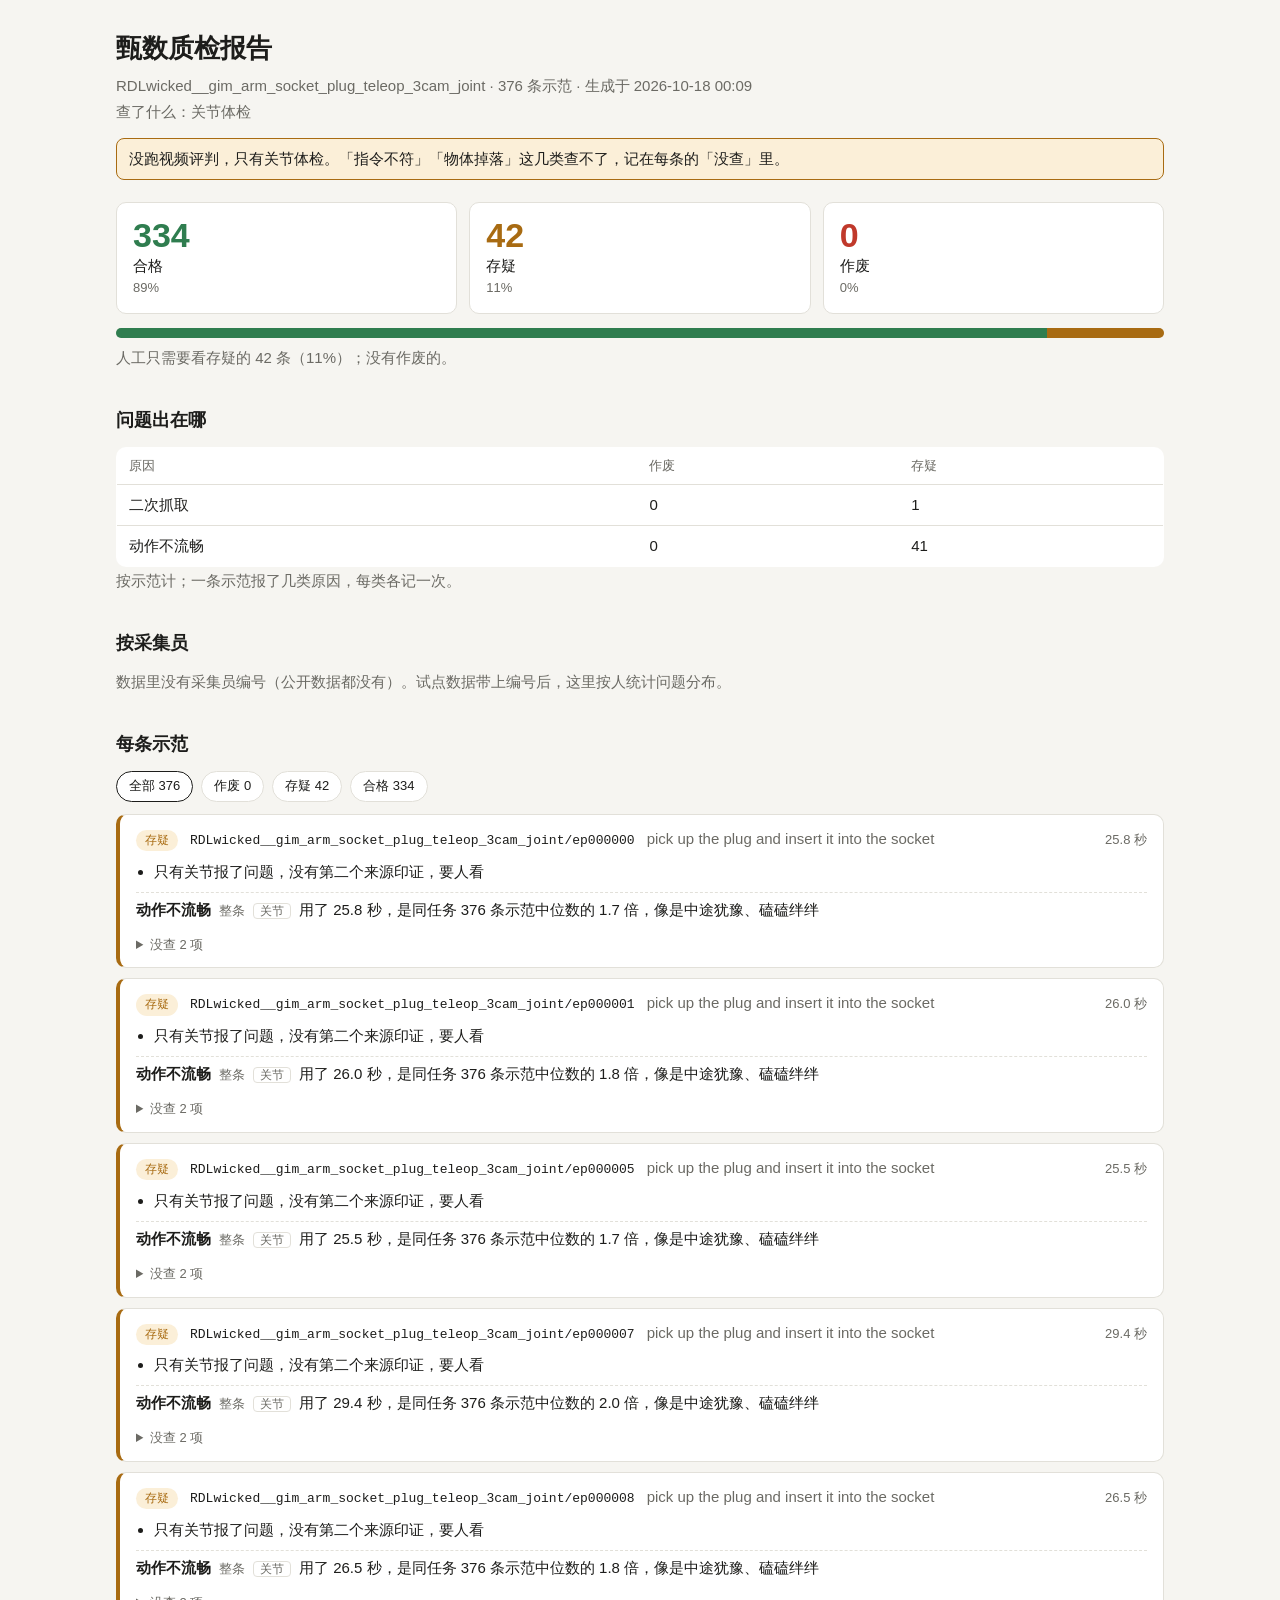
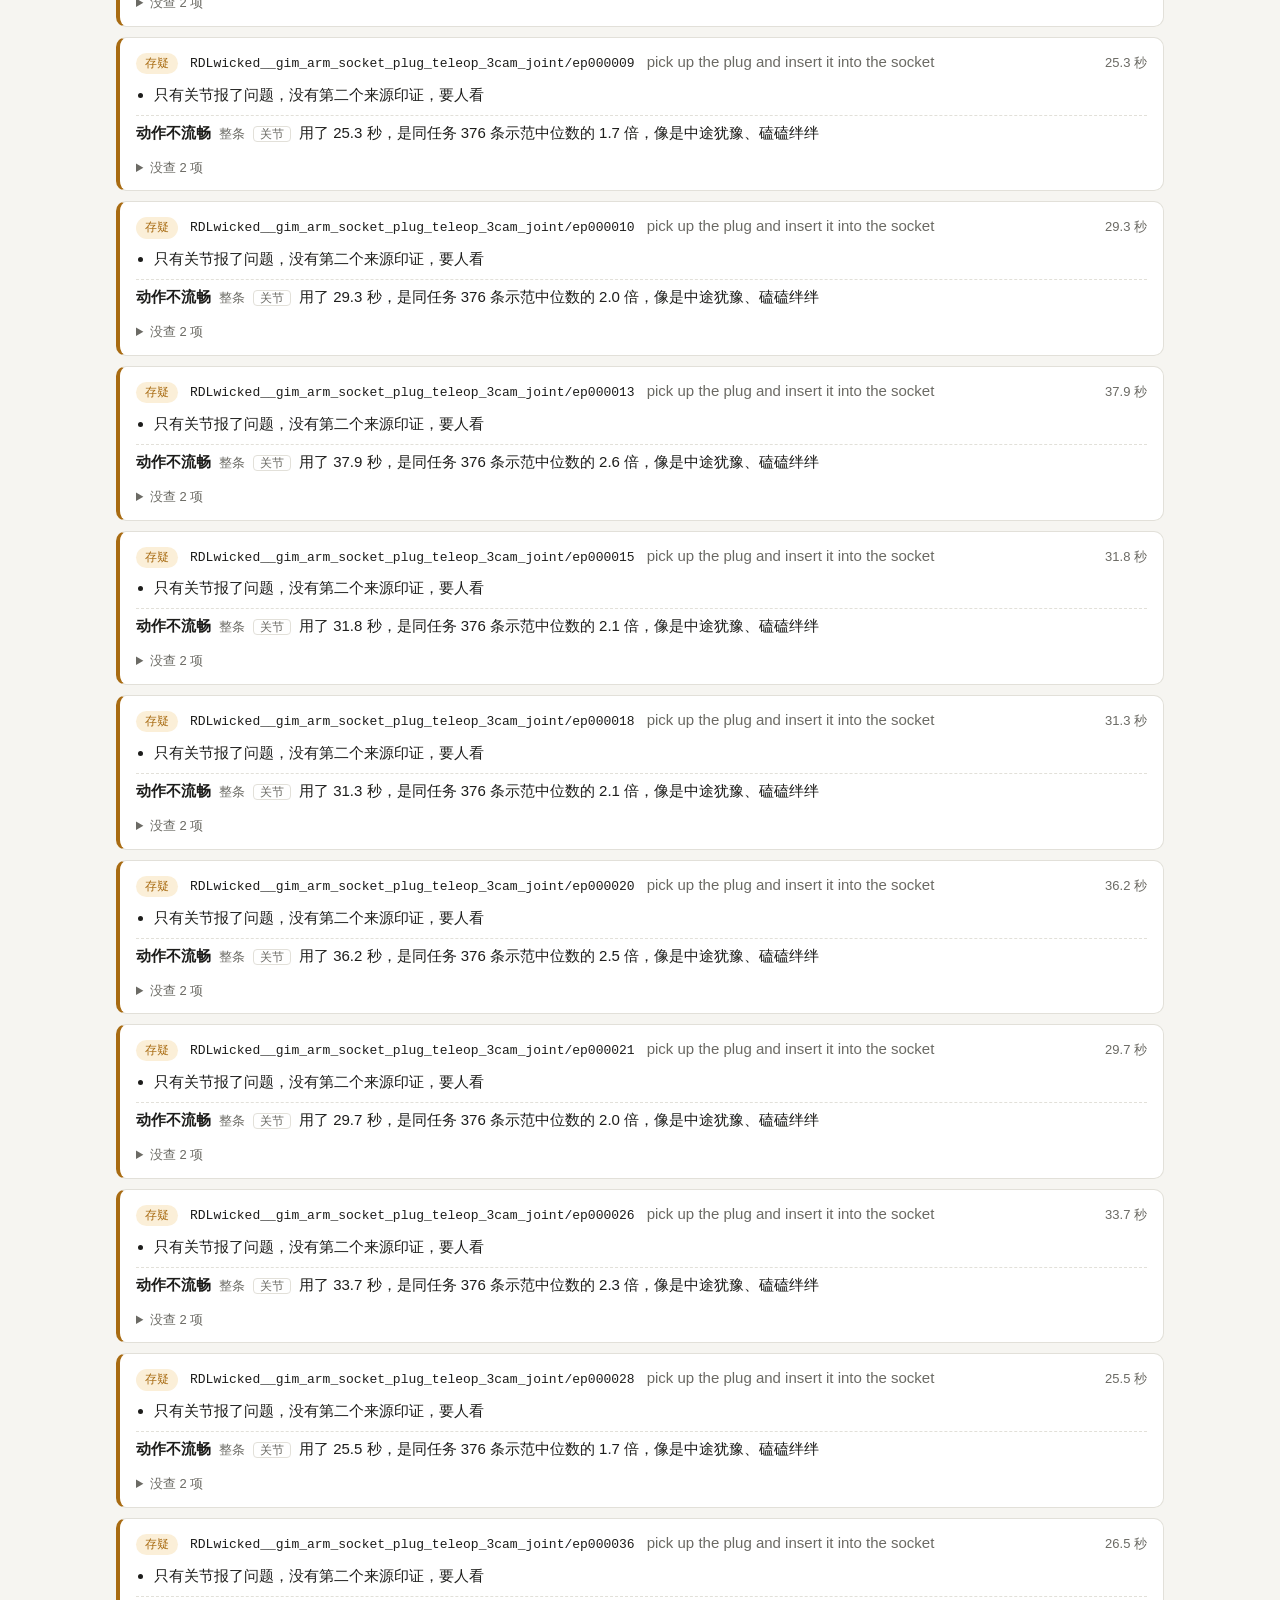
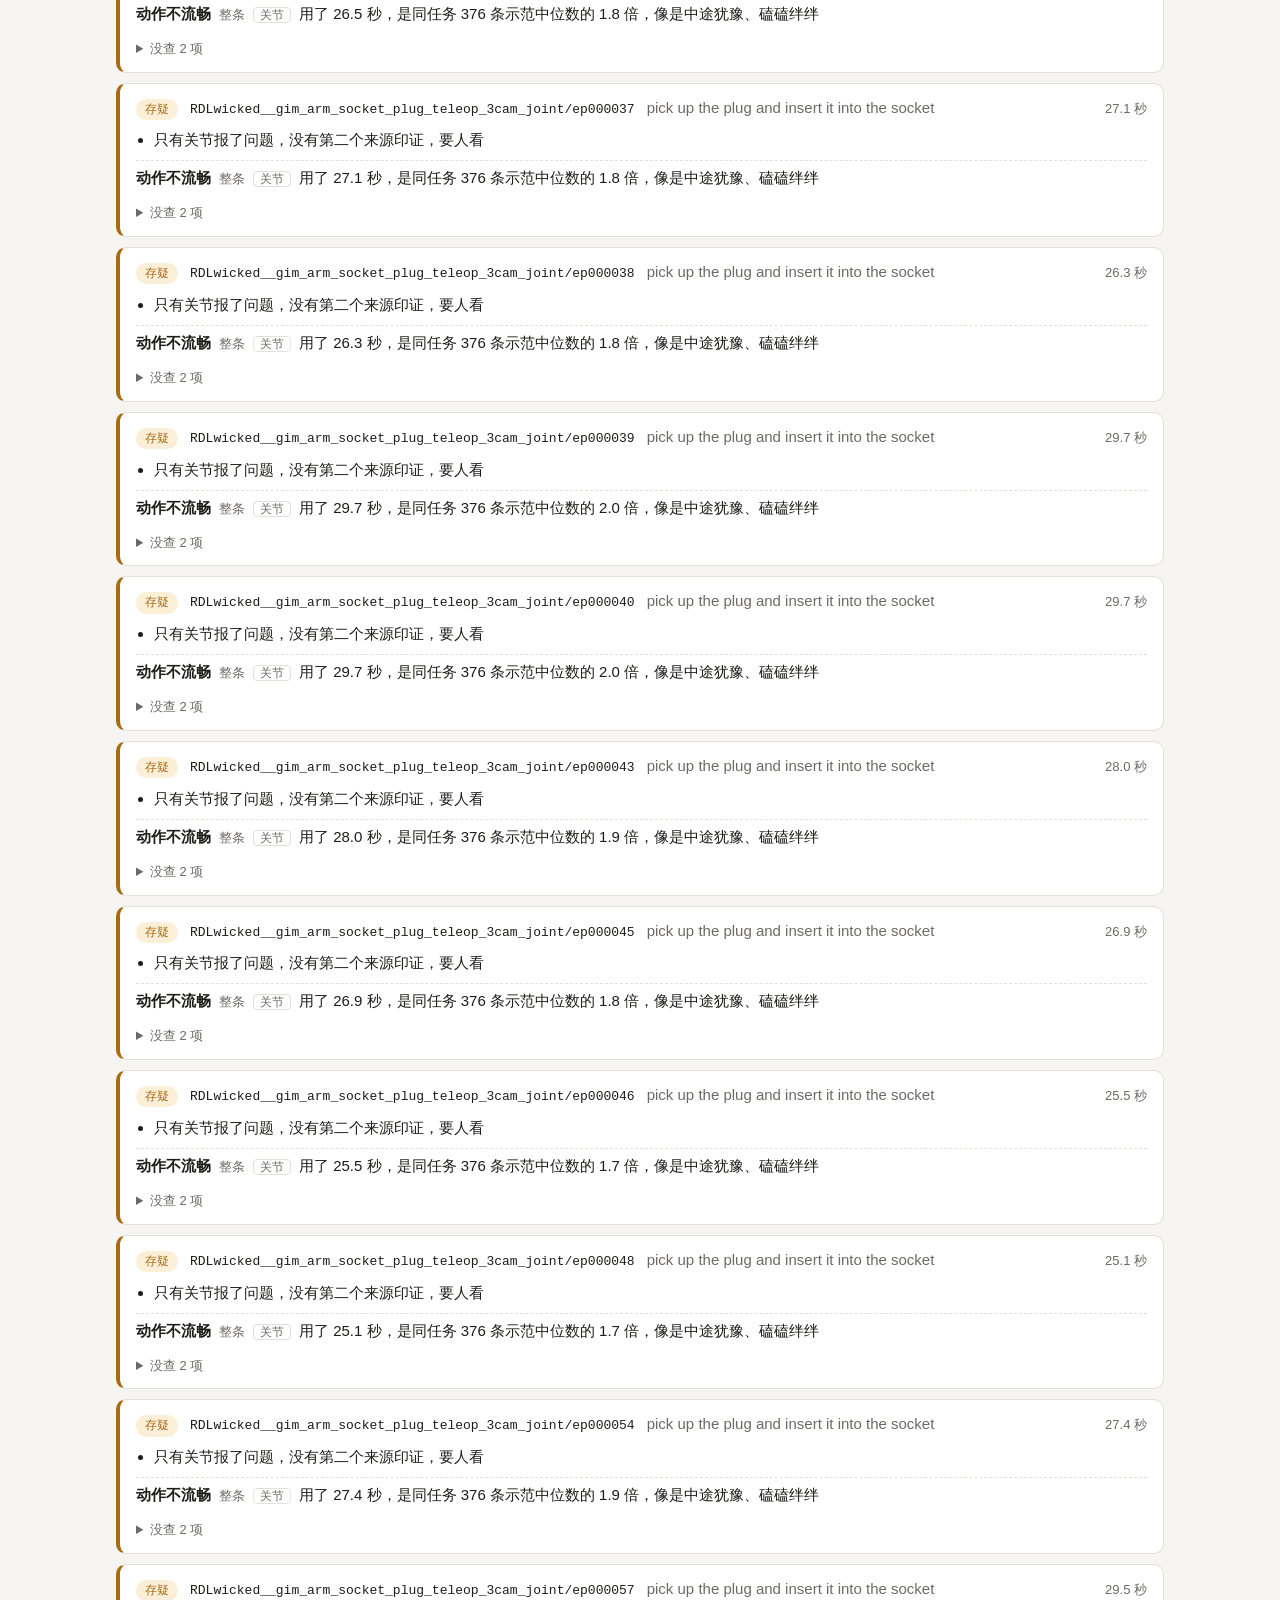
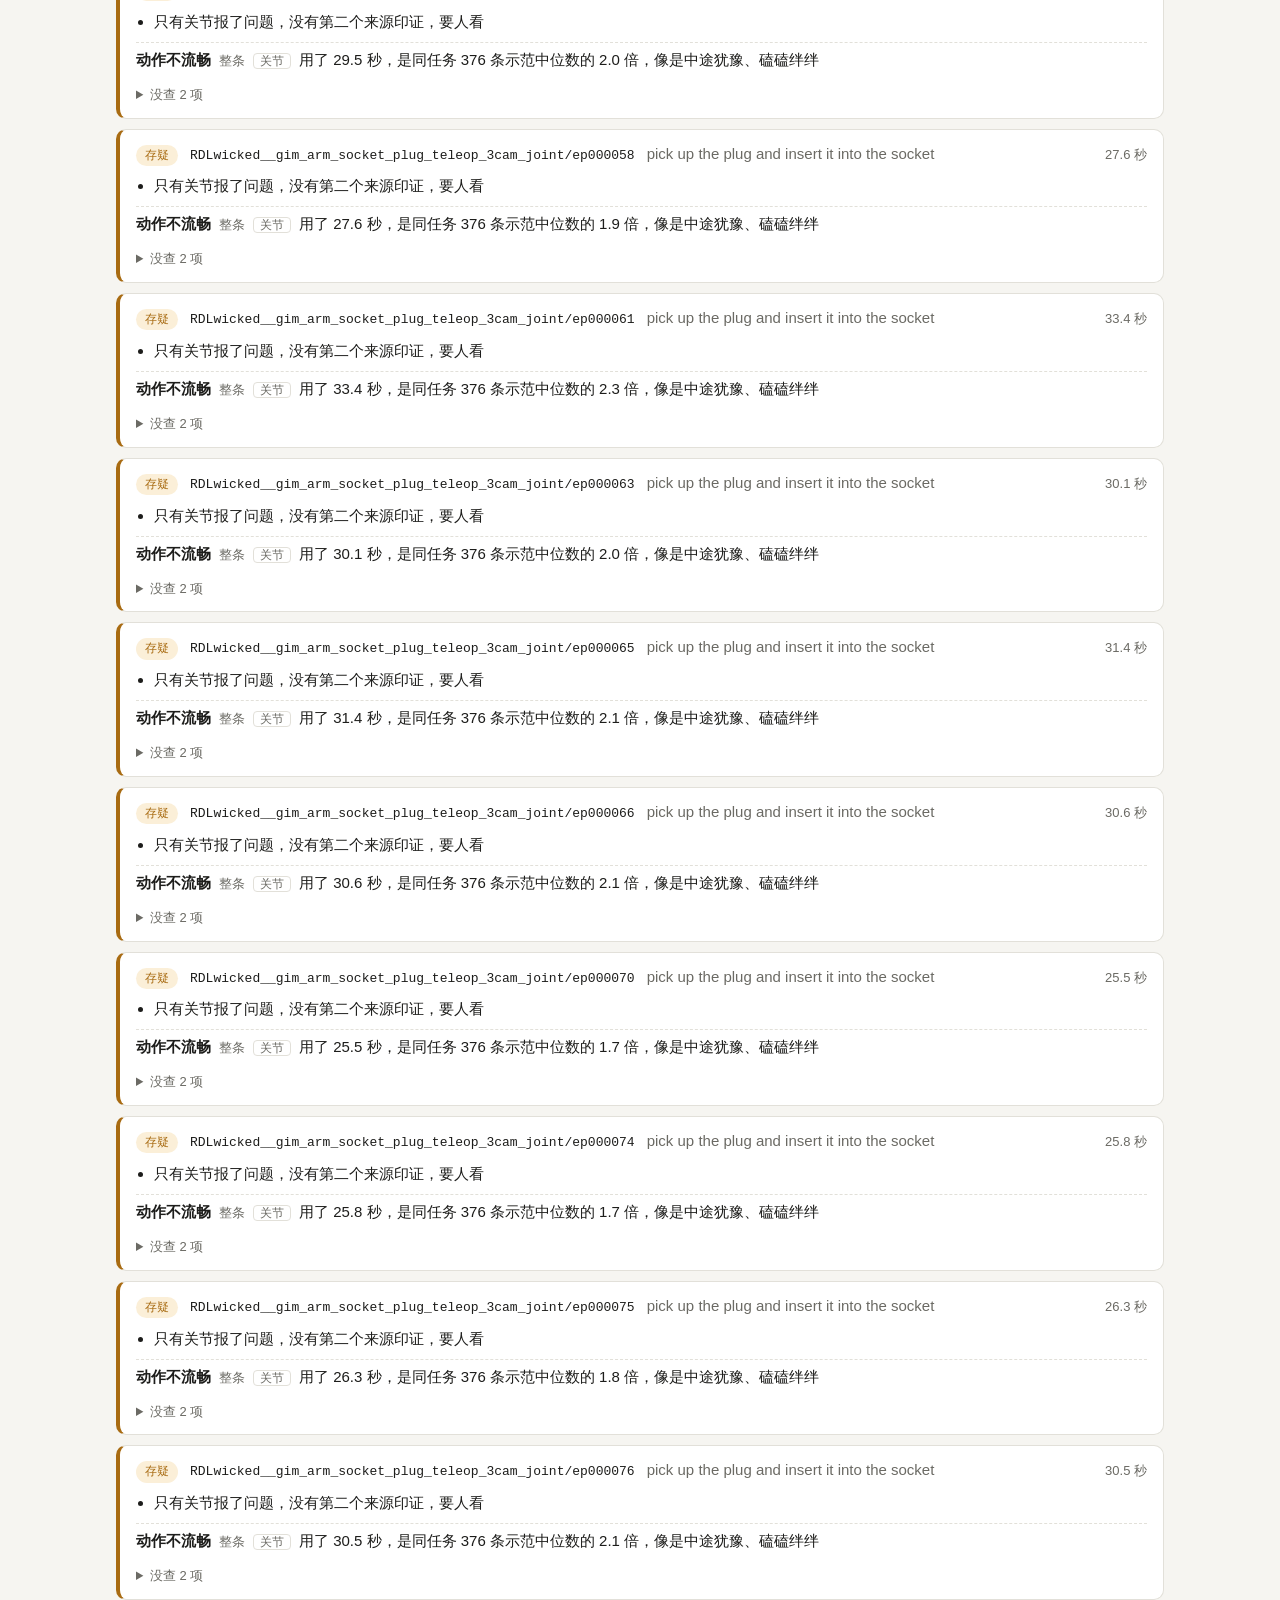
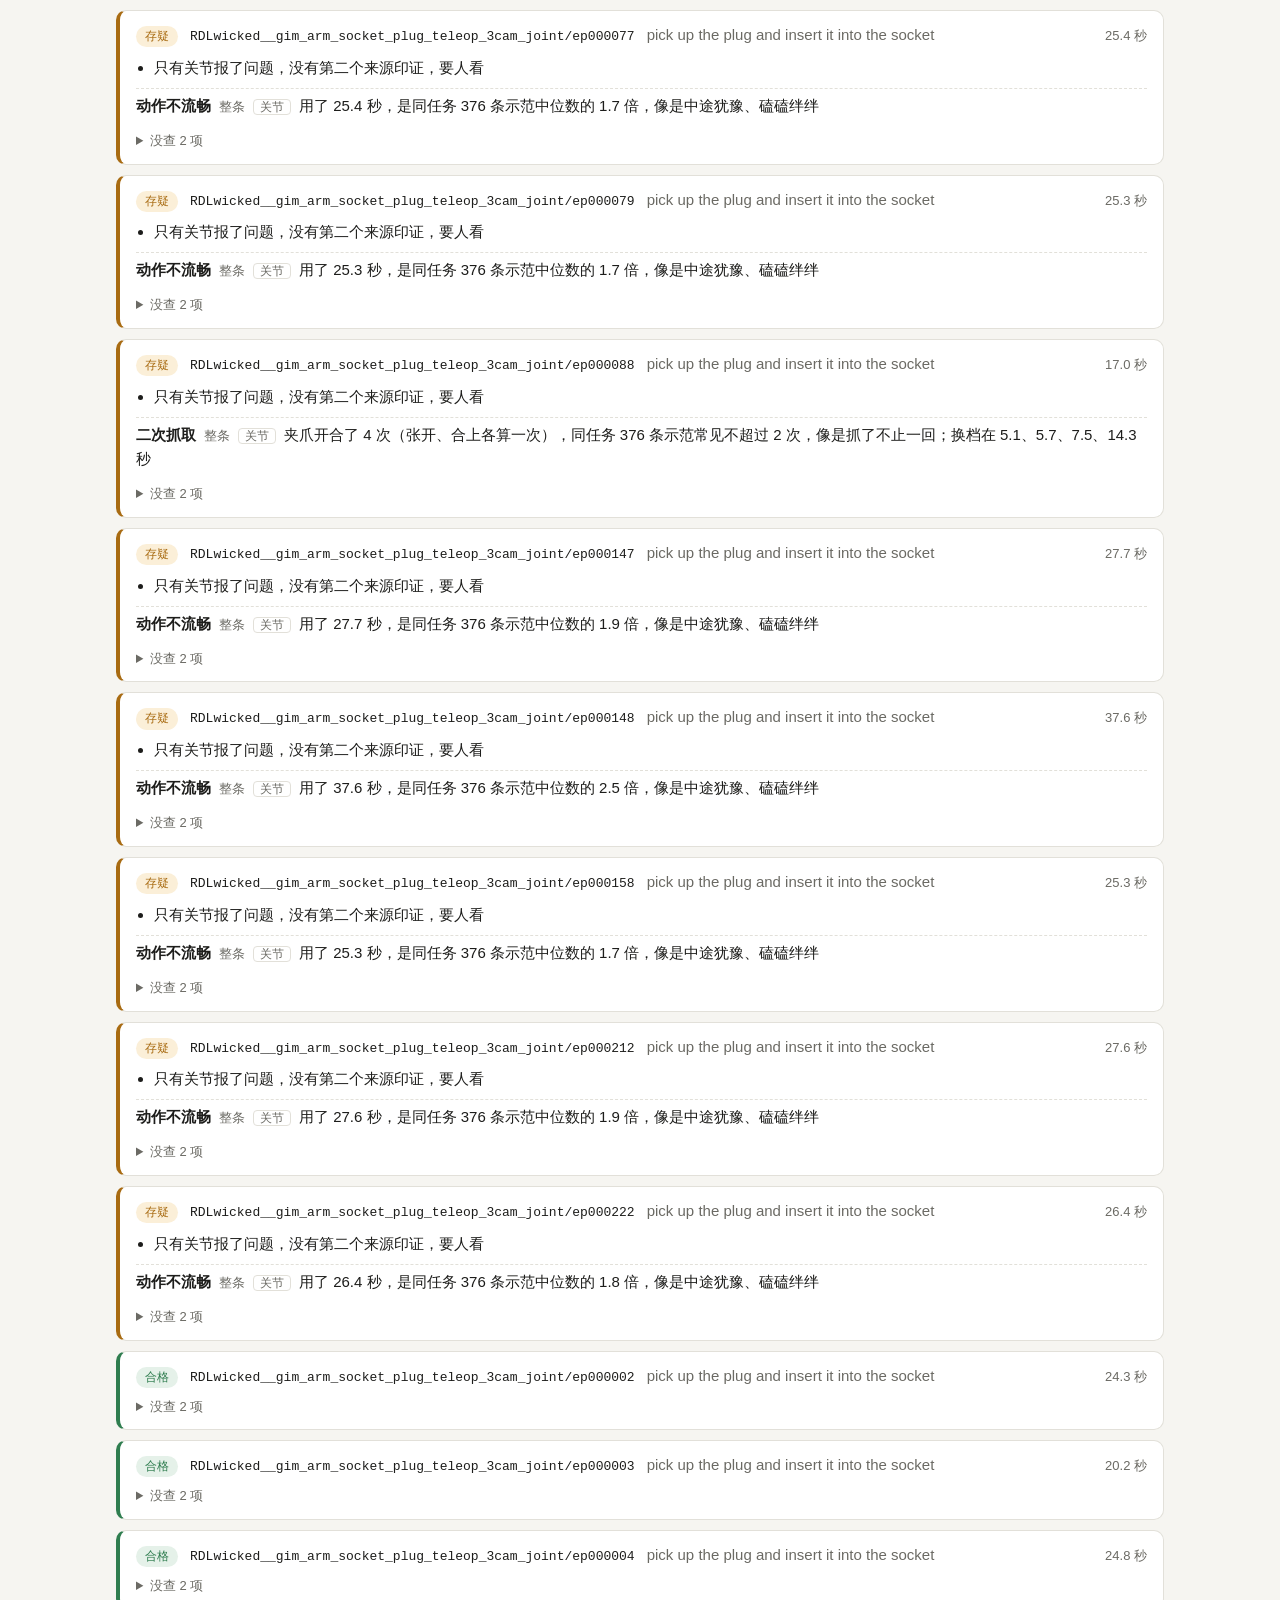
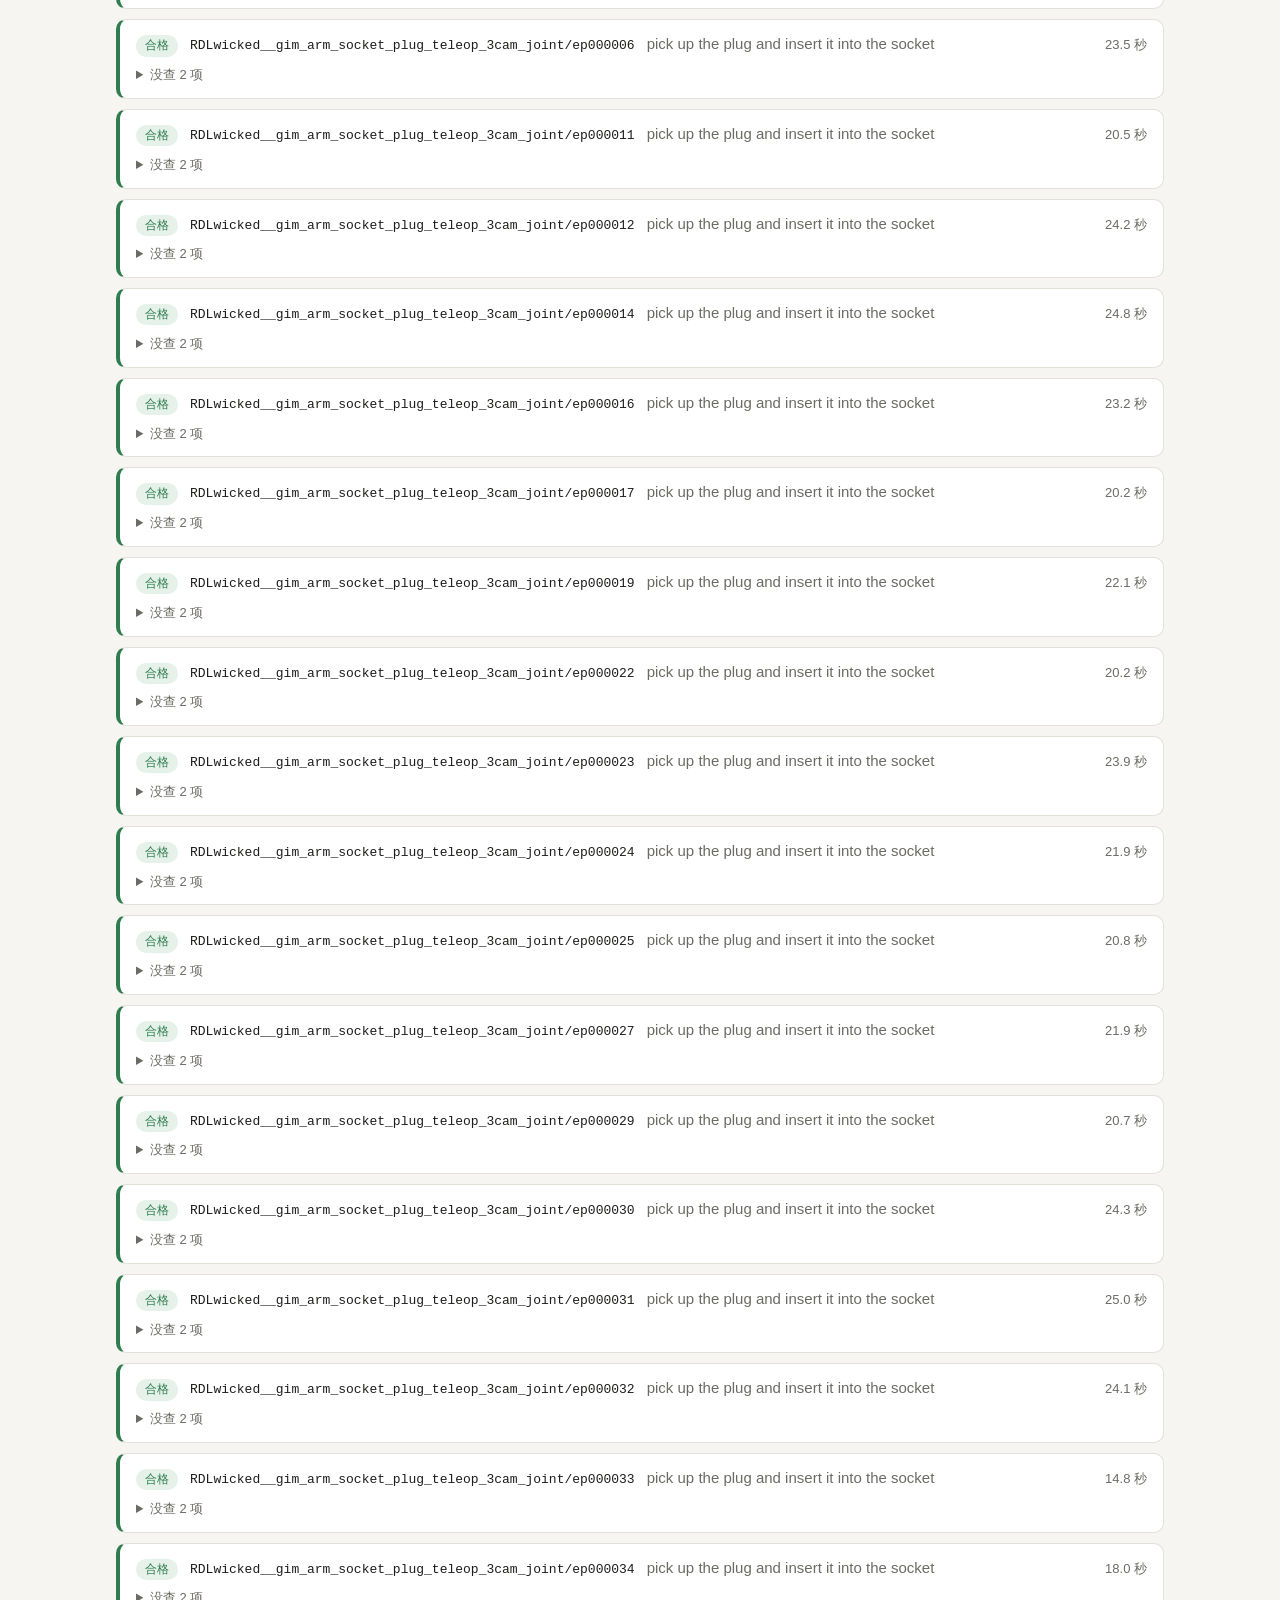
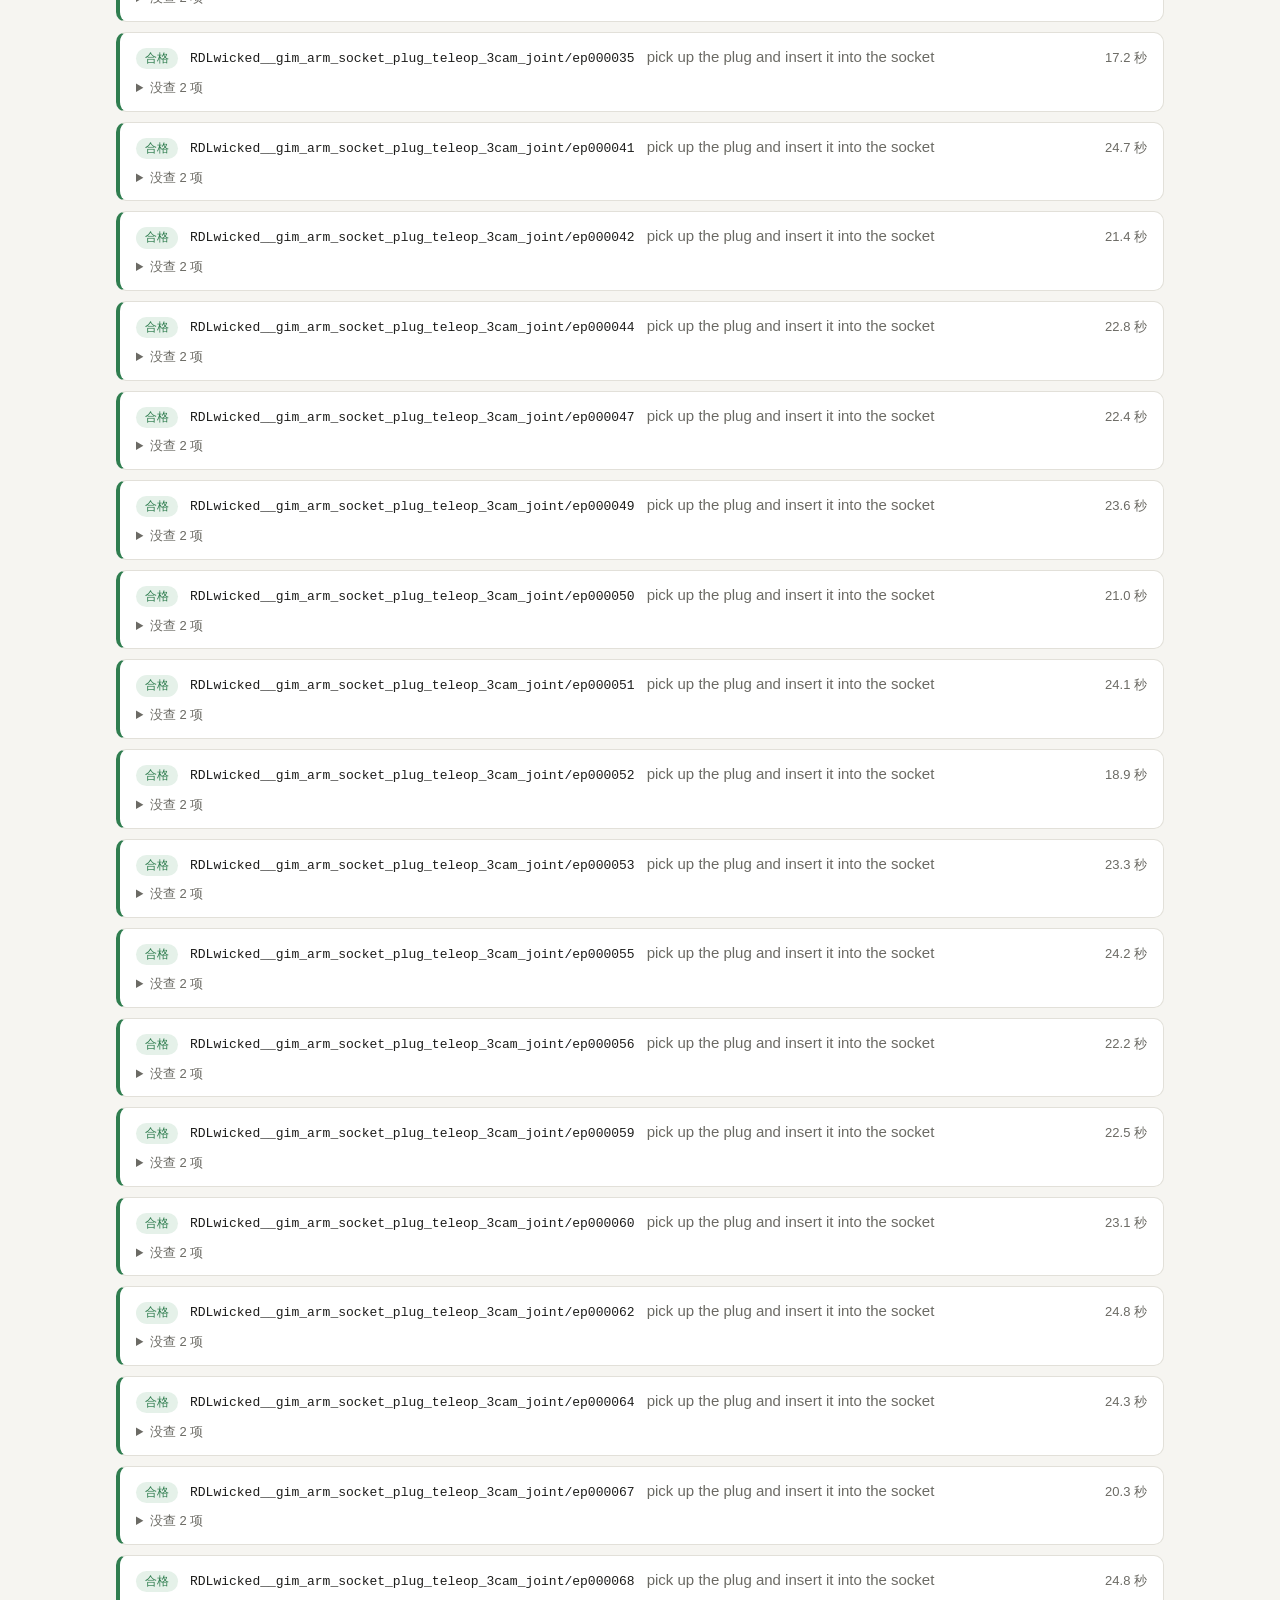
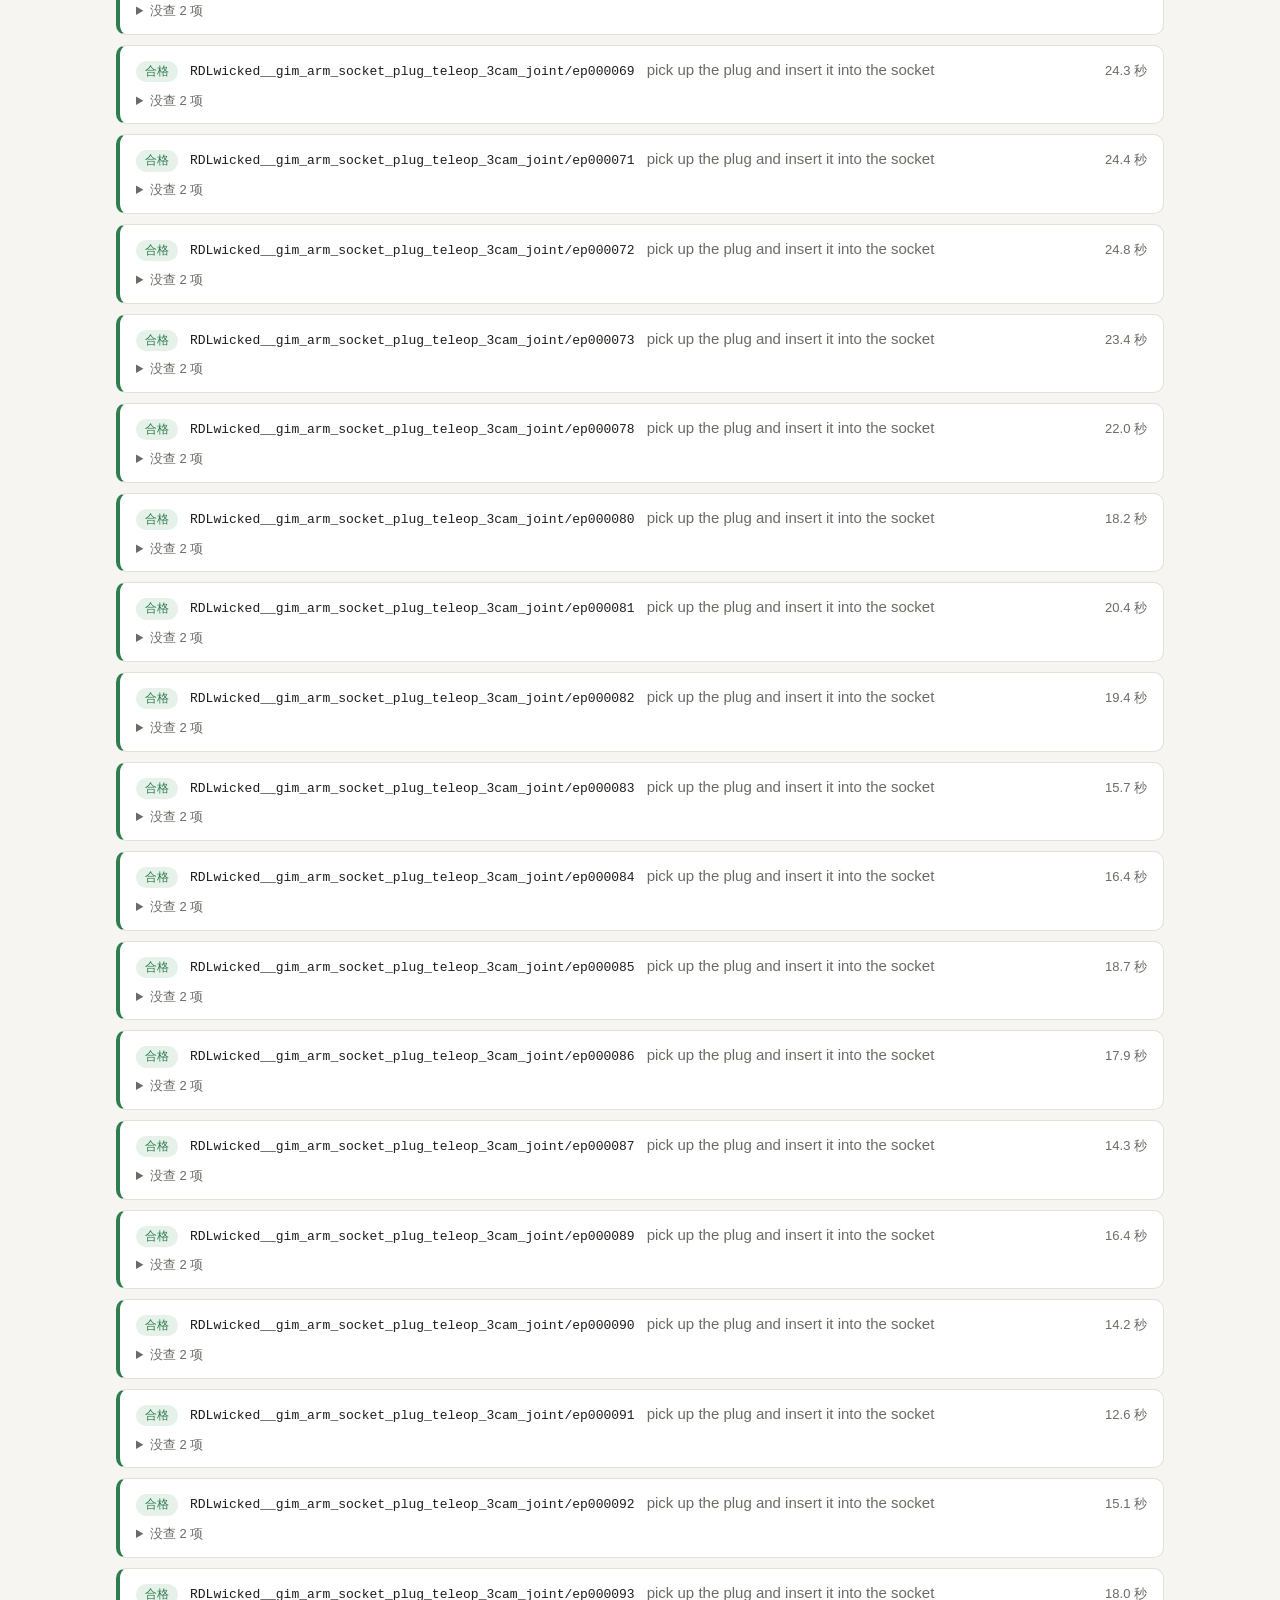
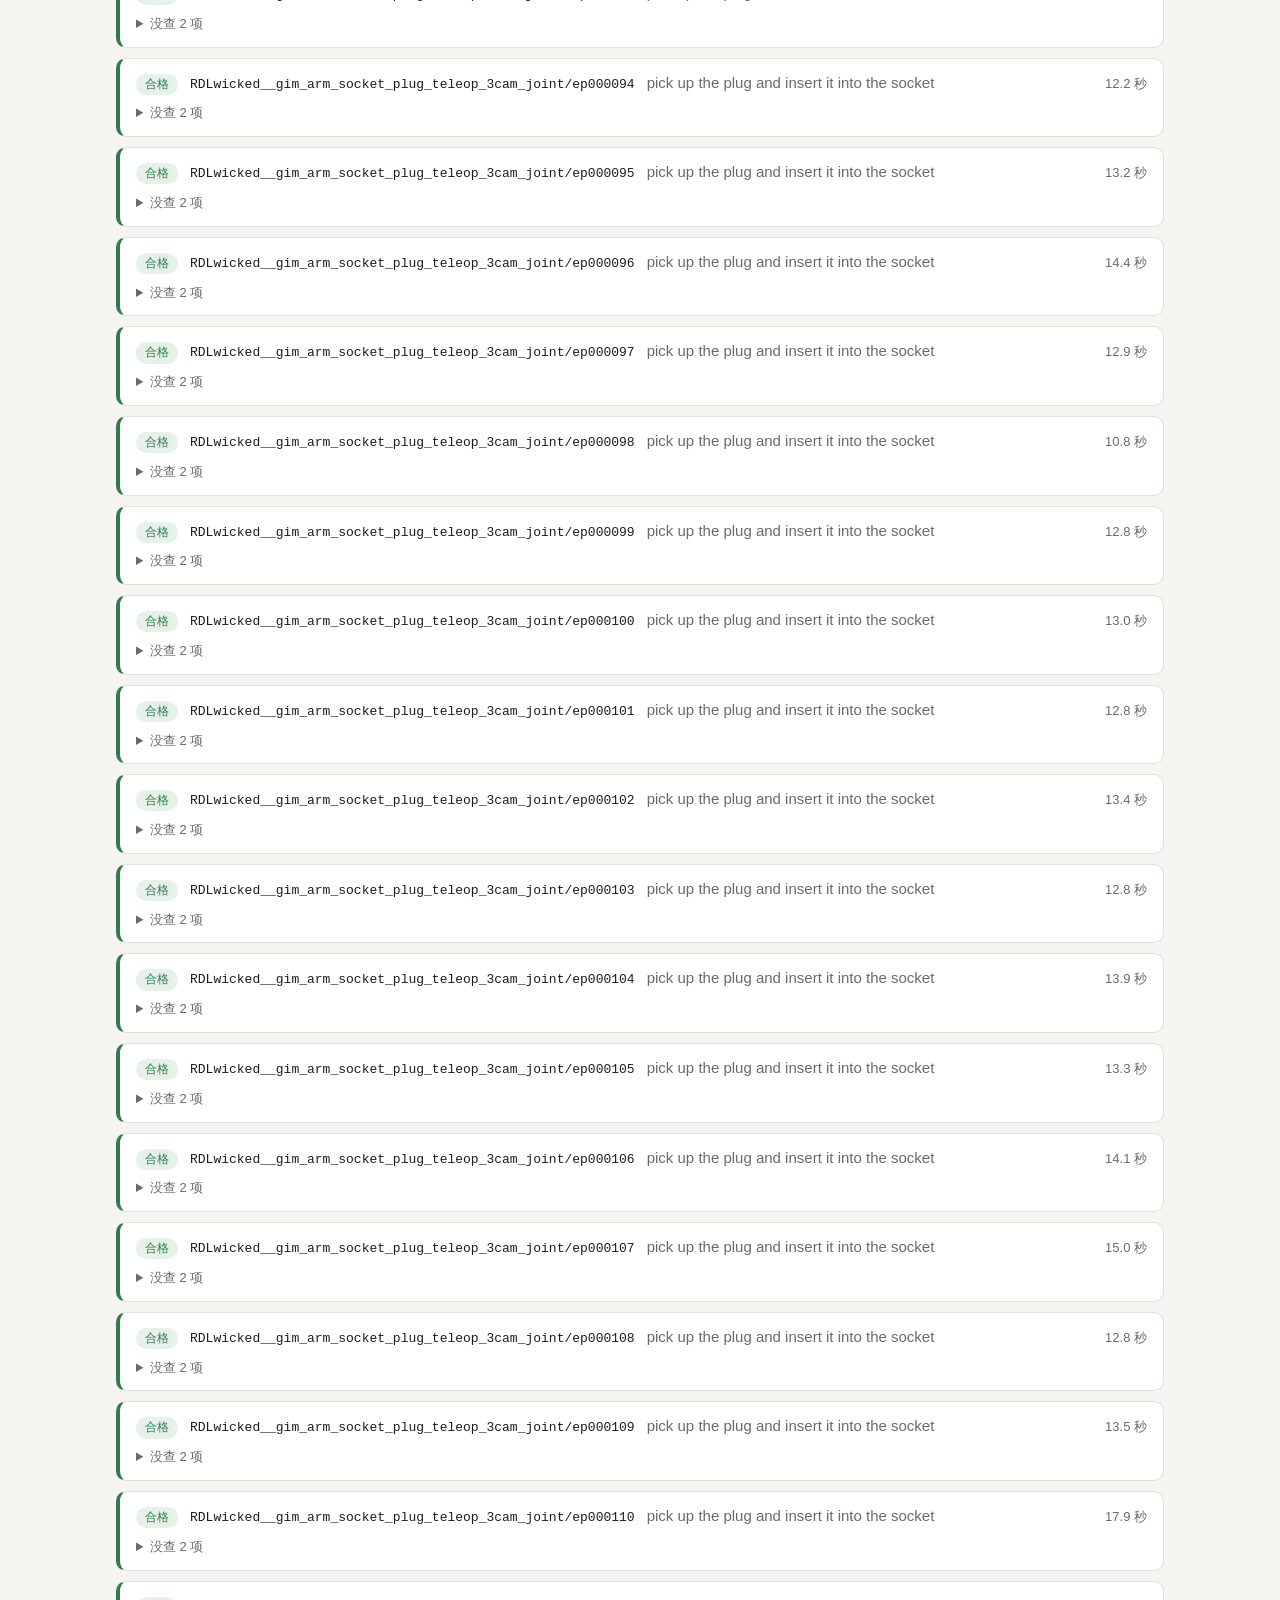
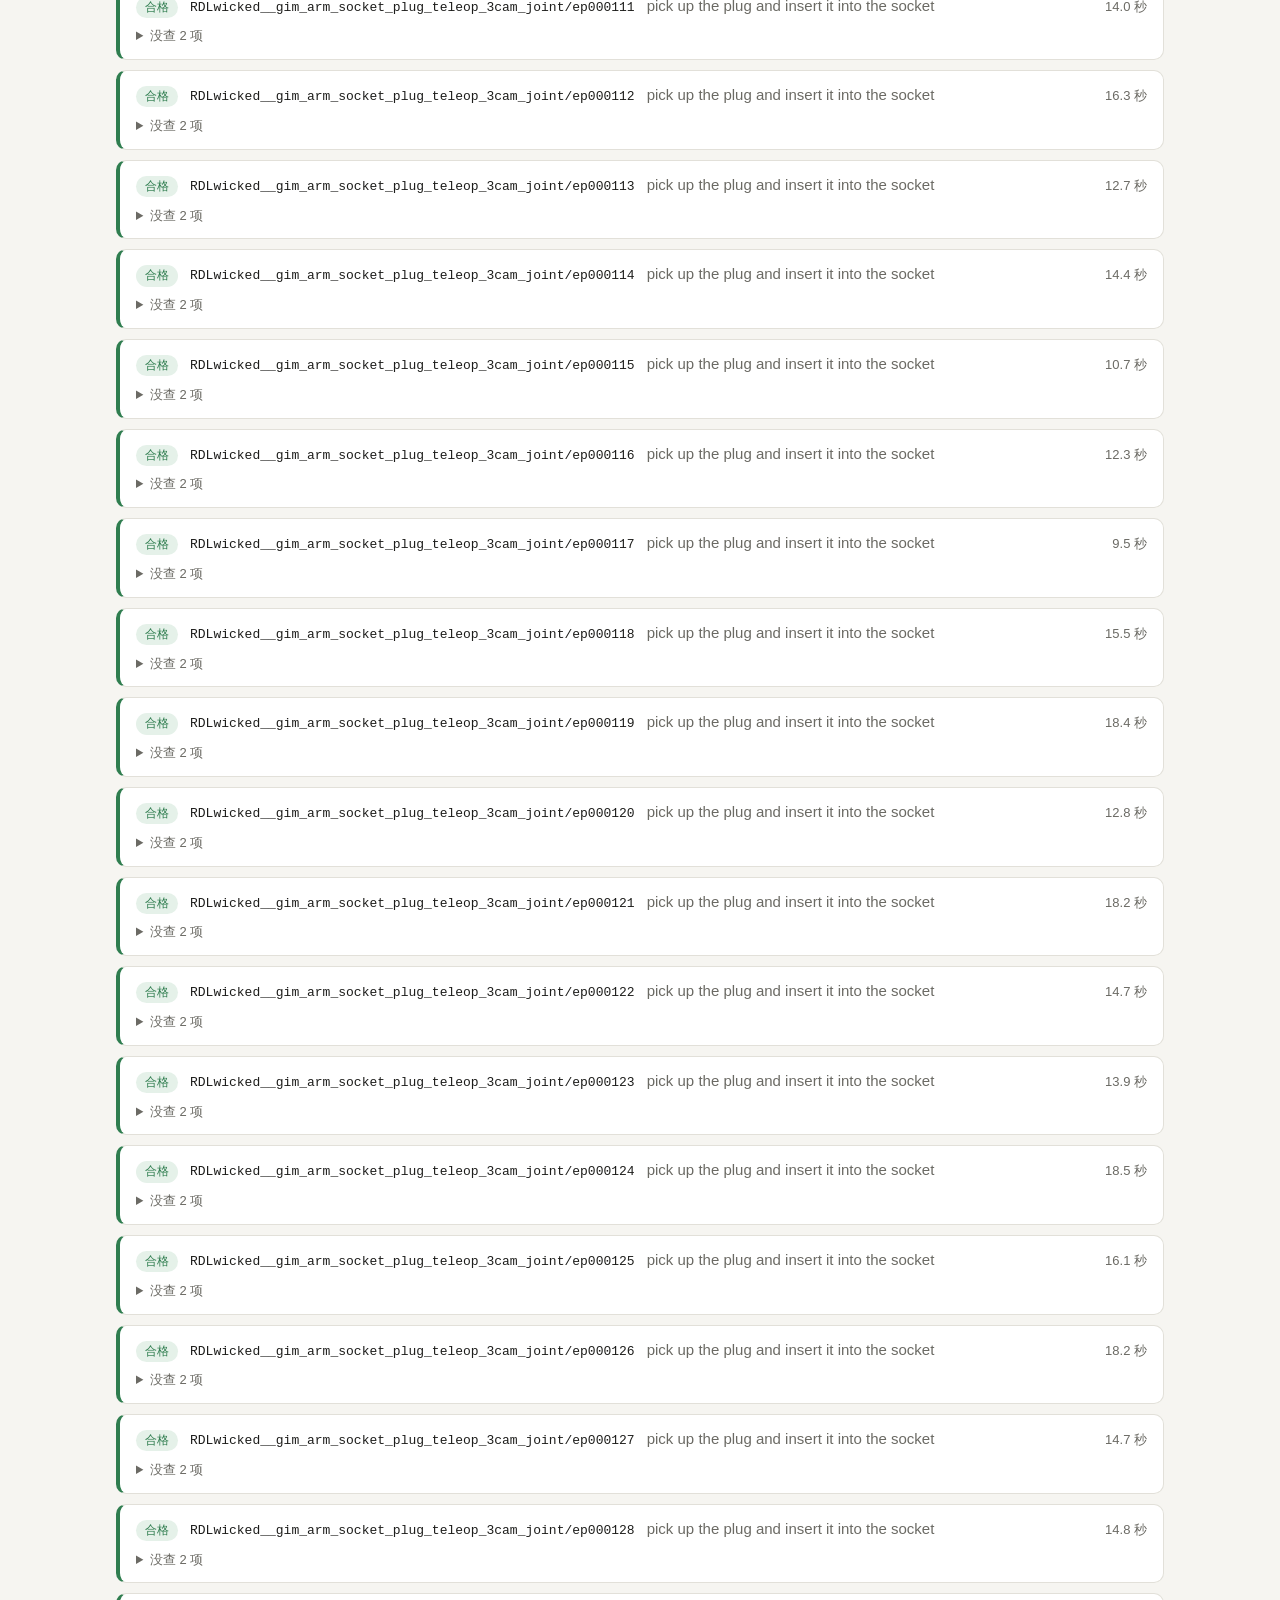
<file: examples/socket.zh.html>
<!doctype html>
<html lang="zh-CN"><head><meta charset="utf-8"><meta name="viewport" content="width=device-width, initial-scale=1"><title>甄数质检报告 · RDLwicked__gim_arm_socket_plug_teleop_3cam_joint</title><style>
:root{--bg:#f6f5f1;--fg:#1d1d1b;--muted:#6b6a64;--card:#fff;--line:#e2e0d9;--curve:#2b5cab;
--pass:#2f7d4f;--doubt:#a86b12;--reject:#c0392b;--pass-bg:#e5f1e9;--doubt-bg:#fbefd8;--reject-bg:#f9e2de}
@media (prefers-color-scheme:dark){:root{--bg:#161615;--fg:#ecebe6;--muted:#9a9993;--card:#1f1f1d;--line:#34342f;
--curve:#7aa7ef;--pass:#5cbf86;--doubt:#e0a640;--reject:#ef6f61;--pass-bg:#1c3125;--doubt-bg:#3a2d15;--reject-bg:#3d1f1b}}
*{box-sizing:border-box}
body{margin:0 auto;max-width:1080px;padding:28px 16px 40px;background:var(--bg);color:var(--fg);
font:15px/1.6 -apple-system,"PingFang SC","Microsoft YaHei","Noto Sans CJK SC",sans-serif}
h1{font-size:26px;margin:0 0 4px}
h2{font-size:18px;margin:36px 0 12px}
.sub,.note{color:var(--muted);margin:2px 0}
.banner{background:var(--doubt-bg);border:1px solid var(--doubt);border-radius:8px;padding:8px 12px;margin:14px 0 0}
.tiles{display:grid;grid-template-columns:repeat(3,1fr);gap:12px;margin-top:22px}
.tile{background:var(--card);border:1px solid var(--line);border-radius:10px;padding:14px 16px;display:flex;flex-direction:column}
.tile b{font-size:34px;line-height:1.1;font-variant-numeric:tabular-nums}
.tile.pass b{color:var(--pass)}.tile.doubt b{color:var(--doubt)}.tile.reject b{color:var(--reject)}
.tile em{font-style:normal;color:var(--muted);font-size:13px}
.bar{display:flex;height:10px;border-radius:5px;overflow:hidden;margin:14px 0 8px;background:var(--line)}
.bar i.pass{background:var(--pass)}.bar i.doubt{background:var(--doubt)}.bar i.reject{background:var(--reject)}
table{border-collapse:collapse;width:100%;background:var(--card);border:1px solid var(--line);border-radius:10px;overflow:hidden}
th,td{text-align:left;padding:8px 12px;border-bottom:1px solid var(--line);font-variant-numeric:tabular-nums}
th{color:var(--muted);font-weight:500;font-size:13px}
.filters{display:flex;gap:8px;flex-wrap:wrap;margin-bottom:12px}
.filters button{font:inherit;font-size:13px;padding:4px 12px;border-radius:999px;border:1px solid var(--line);
background:var(--card);color:var(--fg);cursor:pointer}
.filters button.on{border-color:var(--fg)}
.cards{display:flex;flex-direction:column;gap:10px}
.card{background:var(--card);border:1px solid var(--line);border-left:4px solid var(--line);border-radius:10px;padding:12px 16px}
.card.pass{border-left-color:var(--pass)}.card.doubt{border-left-color:var(--doubt)}.card.reject{border-left-color:var(--reject)}
.head{display:flex;flex-wrap:wrap;align-items:baseline;gap:6px 12px}
.badge{font-size:12px;padding:1px 9px;border-radius:999px;white-space:nowrap}
.badge.pass{background:var(--pass-bg);color:var(--pass)}.badge.doubt{background:var(--doubt-bg);color:var(--doubt)}
.badge.reject{background:var(--reject-bg);color:var(--reject)}
code{font-family:ui-monospace,Consolas,monospace;font-size:13px;overflow-wrap:anywhere}
.task{color:var(--muted)}.dur{color:var(--muted);font-size:13px;margin-left:auto}
.reasons{margin:8px 0 0;padding-left:18px}
.findings{list-style:none;margin:8px 0 0;padding:0}
.findings li{padding:5px 0;border-top:1px dashed var(--line)}
.cause{font-weight:600;margin-right:8px}.when{color:var(--muted);font-size:13px;margin-right:8px}
.src{color:var(--muted);font-size:12px;margin-right:8px;padding:0 6px;border:1px solid var(--line);border-radius:4px}
.spark{margin:10px 0 0}
.spark svg{width:100%;max-width:440px;height:56px;display:block;background:var(--bg);border-radius:6px}
.spark polyline{fill:none;stroke:var(--curve);stroke-width:2;vector-effect:non-scaling-stroke}
.spark rect.mark{opacity:.28}.spark rect.mark.doubt{fill:var(--doubt)}.spark rect.mark.reject{fill:var(--reject)}
.shots{display:grid;grid-template-columns:repeat(auto-fill,minmax(min(140px,45%),1fr));gap:6px;margin:10px 0 0;max-width:760px}
.shots figure{margin:0}.shots img{width:100%;height:auto;display:block;border-radius:6px;background:var(--line)}
figcaption{color:var(--muted);font-size:12px}
details{margin-top:8px;color:var(--muted);font-size:13px}
details ul{margin:4px 0 0;padding-left:18px}
footer{margin-top:44px;color:var(--muted);font-size:13px;border-top:1px solid var(--line);padding-top:12px}
@media (max-width:600px){.tiles{grid-template-columns:1fr}.dur{margin-left:0}}
</style></head><body><header><h1>甄数质检报告</h1><p class="sub">RDLwicked__gim_arm_socket_plug_teleop_3cam_joint · 376 条示范 · 生成于 2026-10-18 00:09</p><p class="sub">查了什么：关节体检</p><p class="banner">没跑视频评判，只有关节体检。「指令不符」「物体掉落」这几类查不了，记在每条的「没查」里。</p></header><section class="funnel"><div class="tiles"><div class="tile pass"><b>334</b><span>合格</span><em>89%</em></div><div class="tile doubt"><b>42</b><span>存疑</span><em>11%</em></div><div class="tile reject"><b>0</b><span>作废</span><em>0%</em></div></div><div class="bar"><i class="pass" style="width:88.83%"></i><i class="doubt" style="width:11.17%"></i></div><p class="note">人工只需要看存疑的 42 条（11%）；没有作废的。</p></section><section><h2>问题出在哪</h2><table class="causes"><thead><tr><th>原因</th><th>作废</th><th>存疑</th></tr></thead><tbody><tr><td>二次抓取</td><td>0</td><td>1</td></tr><tr><td>动作不流畅</td><td>0</td><td>41</td></tr></tbody></table><p class="note">按示范计；一条示范报了几类原因，每类各记一次。</p></section><section><h2>按采集员</h2><p class="note">数据里没有采集员编号（公开数据都没有）。试点数据带上编号后，这里按人统计问题分布。</p></section><section><h2>每条示范</h2><nav class="filters"><button type="button" data-f="all" class="on">全部 376</button><button type="button" data-f="reject">作废 0</button><button type="button" data-f="doubt">存疑 42</button><button type="button" data-f="pass">合格 334</button></nav><div class="cards"><article class="card doubt" data-label="doubt"><div class="head"><span class="badge doubt">存疑</span><code>RDLwicked__gim_arm_socket_plug_teleop_3cam_joint/ep000000</code><span class="task">pick up the plug and insert it into the socket</span><span class="dur">25.8 秒</span></div><ul class="reasons"><li>只有关节报了问题，没有第二个来源印证，要人看</li></ul><ul class="findings"><li><span class="cause">动作不流畅</span><span class="when">整条</span><span class="src">关节</span>用了 25.8 秒，是同任务 376 条示范中位数的 1.7 倍，像是中途犹豫、磕磕绊绊</li></ul><details><summary>没查 2 项</summary><ul><li>没做完：同任务 376 条示范停下来的姿态本来就不固定（各关节收尾位置一般差开活动幅度的 23%），没法拿收尾姿态判没做完</li><li>视频评判：没跑视频评判（没有 GPU，或者缓存里没有结果）</li></ul></details></article><article class="card doubt" data-label="doubt"><div class="head"><span class="badge doubt">存疑</span><code>RDLwicked__gim_arm_socket_plug_teleop_3cam_joint/ep000001</code><span class="task">pick up the plug and insert it into the socket</span><span class="dur">26.0 秒</span></div><ul class="reasons"><li>只有关节报了问题，没有第二个来源印证，要人看</li></ul><ul class="findings"><li><span class="cause">动作不流畅</span><span class="when">整条</span><span class="src">关节</span>用了 26.0 秒，是同任务 376 条示范中位数的 1.8 倍，像是中途犹豫、磕磕绊绊</li></ul><details><summary>没查 2 项</summary><ul><li>没做完：同任务 376 条示范停下来的姿态本来就不固定（各关节收尾位置一般差开活动幅度的 23%），没法拿收尾姿态判没做完</li><li>视频评判：没跑视频评判（没有 GPU，或者缓存里没有结果）</li></ul></details></article><article class="card doubt" data-label="doubt"><div class="head"><span class="badge doubt">存疑</span><code>RDLwicked__gim_arm_socket_plug_teleop_3cam_joint/ep000005</code><span class="task">pick up the plug and insert it into the socket</span><span class="dur">25.5 秒</span></div><ul class="reasons"><li>只有关节报了问题，没有第二个来源印证，要人看</li></ul><ul class="findings"><li><span class="cause">动作不流畅</span><span class="when">整条</span><span class="src">关节</span>用了 25.5 秒，是同任务 376 条示范中位数的 1.7 倍，像是中途犹豫、磕磕绊绊</li></ul><details><summary>没查 2 项</summary><ul><li>没做完：同任务 376 条示范停下来的姿态本来就不固定（各关节收尾位置一般差开活动幅度的 23%），没法拿收尾姿态判没做完</li><li>视频评判：没跑视频评判（没有 GPU，或者缓存里没有结果）</li></ul></details></article><article class="card doubt" data-label="doubt"><div class="head"><span class="badge doubt">存疑</span><code>RDLwicked__gim_arm_socket_plug_teleop_3cam_joint/ep000007</code><span class="task">pick up the plug and insert it into the socket</span><span class="dur">29.4 秒</span></div><ul class="reasons"><li>只有关节报了问题，没有第二个来源印证，要人看</li></ul><ul class="findings"><li><span class="cause">动作不流畅</span><span class="when">整条</span><span class="src">关节</span>用了 29.4 秒，是同任务 376 条示范中位数的 2.0 倍，像是中途犹豫、磕磕绊绊</li></ul><details><summary>没查 2 项</summary><ul><li>没做完：同任务 376 条示范停下来的姿态本来就不固定（各关节收尾位置一般差开活动幅度的 23%），没法拿收尾姿态判没做完</li><li>视频评判：没跑视频评判（没有 GPU，或者缓存里没有结果）</li></ul></details></article><article class="card doubt" data-label="doubt"><div class="head"><span class="badge doubt">存疑</span><code>RDLwicked__gim_arm_socket_plug_teleop_3cam_joint/ep000008</code><span class="task">pick up the plug and insert it into the socket</span><span class="dur">26.5 秒</span></div><ul class="reasons"><li>只有关节报了问题，没有第二个来源印证，要人看</li></ul><ul class="findings"><li><span class="cause">动作不流畅</span><span class="when">整条</span><span class="src">关节</span>用了 26.5 秒，是同任务 376 条示范中位数的 1.8 倍，像是中途犹豫、磕磕绊绊</li></ul><details><summary>没查 2 项</summary><ul><li>没做完：同任务 376 条示范停下来的姿态本来就不固定（各关节收尾位置一般差开活动幅度的 23%），没法拿收尾姿态判没做完</li><li>视频评判：没跑视频评判（没有 GPU，或者缓存里没有结果）</li></ul></details></article><article class="card doubt" data-label="doubt"><div class="head"><span class="badge doubt">存疑</span><code>RDLwicked__gim_arm_socket_plug_teleop_3cam_joint/ep000009</code><span class="task">pick up the plug and insert it into the socket</span><span class="dur">25.3 秒</span></div><ul class="reasons"><li>只有关节报了问题，没有第二个来源印证，要人看</li></ul><ul class="findings"><li><span class="cause">动作不流畅</span><span class="when">整条</span><span class="src">关节</span>用了 25.3 秒，是同任务 376 条示范中位数的 1.7 倍，像是中途犹豫、磕磕绊绊</li></ul><details><summary>没查 2 项</summary><ul><li>没做完：同任务 376 条示范停下来的姿态本来就不固定（各关节收尾位置一般差开活动幅度的 23%），没法拿收尾姿态判没做完</li><li>视频评判：没跑视频评判（没有 GPU，或者缓存里没有结果）</li></ul></details></article><article class="card doubt" data-label="doubt"><div class="head"><span class="badge doubt">存疑</span><code>RDLwicked__gim_arm_socket_plug_teleop_3cam_joint/ep000010</code><span class="task">pick up the plug and insert it into the socket</span><span class="dur">29.3 秒</span></div><ul class="reasons"><li>只有关节报了问题，没有第二个来源印证，要人看</li></ul><ul class="findings"><li><span class="cause">动作不流畅</span><span class="when">整条</span><span class="src">关节</span>用了 29.3 秒，是同任务 376 条示范中位数的 2.0 倍，像是中途犹豫、磕磕绊绊</li></ul><details><summary>没查 2 项</summary><ul><li>没做完：同任务 376 条示范停下来的姿态本来就不固定（各关节收尾位置一般差开活动幅度的 23%），没法拿收尾姿态判没做完</li><li>视频评判：没跑视频评判（没有 GPU，或者缓存里没有结果）</li></ul></details></article><article class="card doubt" data-label="doubt"><div class="head"><span class="badge doubt">存疑</span><code>RDLwicked__gim_arm_socket_plug_teleop_3cam_joint/ep000013</code><span class="task">pick up the plug and insert it into the socket</span><span class="dur">37.9 秒</span></div><ul class="reasons"><li>只有关节报了问题，没有第二个来源印证，要人看</li></ul><ul class="findings"><li><span class="cause">动作不流畅</span><span class="when">整条</span><span class="src">关节</span>用了 37.9 秒，是同任务 376 条示范中位数的 2.6 倍，像是中途犹豫、磕磕绊绊</li></ul><details><summary>没查 2 项</summary><ul><li>没做完：同任务 376 条示范停下来的姿态本来就不固定（各关节收尾位置一般差开活动幅度的 23%），没法拿收尾姿态判没做完</li><li>视频评判：没跑视频评判（没有 GPU，或者缓存里没有结果）</li></ul></details></article><article class="card doubt" data-label="doubt"><div class="head"><span class="badge doubt">存疑</span><code>RDLwicked__gim_arm_socket_plug_teleop_3cam_joint/ep000015</code><span class="task">pick up the plug and insert it into the socket</span><span class="dur">31.8 秒</span></div><ul class="reasons"><li>只有关节报了问题，没有第二个来源印证，要人看</li></ul><ul class="findings"><li><span class="cause">动作不流畅</span><span class="when">整条</span><span class="src">关节</span>用了 31.8 秒，是同任务 376 条示范中位数的 2.1 倍，像是中途犹豫、磕磕绊绊</li></ul><details><summary>没查 2 项</summary><ul><li>没做完：同任务 376 条示范停下来的姿态本来就不固定（各关节收尾位置一般差开活动幅度的 23%），没法拿收尾姿态判没做完</li><li>视频评判：没跑视频评判（没有 GPU，或者缓存里没有结果）</li></ul></details></article><article class="card doubt" data-label="doubt"><div class="head"><span class="badge doubt">存疑</span><code>RDLwicked__gim_arm_socket_plug_teleop_3cam_joint/ep000018</code><span class="task">pick up the plug and insert it into the socket</span><span class="dur">31.3 秒</span></div><ul class="reasons"><li>只有关节报了问题，没有第二个来源印证，要人看</li></ul><ul class="findings"><li><span class="cause">动作不流畅</span><span class="when">整条</span><span class="src">关节</span>用了 31.3 秒，是同任务 376 条示范中位数的 2.1 倍，像是中途犹豫、磕磕绊绊</li></ul><details><summary>没查 2 项</summary><ul><li>没做完：同任务 376 条示范停下来的姿态本来就不固定（各关节收尾位置一般差开活动幅度的 23%），没法拿收尾姿态判没做完</li><li>视频评判：没跑视频评判（没有 GPU，或者缓存里没有结果）</li></ul></details></article><article class="card doubt" data-label="doubt"><div class="head"><span class="badge doubt">存疑</span><code>RDLwicked__gim_arm_socket_plug_teleop_3cam_joint/ep000020</code><span class="task">pick up the plug and insert it into the socket</span><span class="dur">36.2 秒</span></div><ul class="reasons"><li>只有关节报了问题，没有第二个来源印证，要人看</li></ul><ul class="findings"><li><span class="cause">动作不流畅</span><span class="when">整条</span><span class="src">关节</span>用了 36.2 秒，是同任务 376 条示范中位数的 2.5 倍，像是中途犹豫、磕磕绊绊</li></ul><details><summary>没查 2 项</summary><ul><li>没做完：同任务 376 条示范停下来的姿态本来就不固定（各关节收尾位置一般差开活动幅度的 23%），没法拿收尾姿态判没做完</li><li>视频评判：没跑视频评判（没有 GPU，或者缓存里没有结果）</li></ul></details></article><article class="card doubt" data-label="doubt"><div class="head"><span class="badge doubt">存疑</span><code>RDLwicked__gim_arm_socket_plug_teleop_3cam_joint/ep000021</code><span class="task">pick up the plug and insert it into the socket</span><span class="dur">29.7 秒</span></div><ul class="reasons"><li>只有关节报了问题，没有第二个来源印证，要人看</li></ul><ul class="findings"><li><span class="cause">动作不流畅</span><span class="when">整条</span><span class="src">关节</span>用了 29.7 秒，是同任务 376 条示范中位数的 2.0 倍，像是中途犹豫、磕磕绊绊</li></ul><details><summary>没查 2 项</summary><ul><li>没做完：同任务 376 条示范停下来的姿态本来就不固定（各关节收尾位置一般差开活动幅度的 23%），没法拿收尾姿态判没做完</li><li>视频评判：没跑视频评判（没有 GPU，或者缓存里没有结果）</li></ul></details></article><article class="card doubt" data-label="doubt"><div class="head"><span class="badge doubt">存疑</span><code>RDLwicked__gim_arm_socket_plug_teleop_3cam_joint/ep000026</code><span class="task">pick up the plug and insert it into the socket</span><span class="dur">33.7 秒</span></div><ul class="reasons"><li>只有关节报了问题，没有第二个来源印证，要人看</li></ul><ul class="findings"><li><span class="cause">动作不流畅</span><span class="when">整条</span><span class="src">关节</span>用了 33.7 秒，是同任务 376 条示范中位数的 2.3 倍，像是中途犹豫、磕磕绊绊</li></ul><details><summary>没查 2 项</summary><ul><li>没做完：同任务 376 条示范停下来的姿态本来就不固定（各关节收尾位置一般差开活动幅度的 23%），没法拿收尾姿态判没做完</li><li>视频评判：没跑视频评判（没有 GPU，或者缓存里没有结果）</li></ul></details></article><article class="card doubt" data-label="doubt"><div class="head"><span class="badge doubt">存疑</span><code>RDLwicked__gim_arm_socket_plug_teleop_3cam_joint/ep000028</code><span class="task">pick up the plug and insert it into the socket</span><span class="dur">25.5 秒</span></div><ul class="reasons"><li>只有关节报了问题，没有第二个来源印证，要人看</li></ul><ul class="findings"><li><span class="cause">动作不流畅</span><span class="when">整条</span><span class="src">关节</span>用了 25.5 秒，是同任务 376 条示范中位数的 1.7 倍，像是中途犹豫、磕磕绊绊</li></ul><details><summary>没查 2 项</summary><ul><li>没做完：同任务 376 条示范停下来的姿态本来就不固定（各关节收尾位置一般差开活动幅度的 23%），没法拿收尾姿态判没做完</li><li>视频评判：没跑视频评判（没有 GPU，或者缓存里没有结果）</li></ul></details></article><article class="card doubt" data-label="doubt"><div class="head"><span class="badge doubt">存疑</span><code>RDLwicked__gim_arm_socket_plug_teleop_3cam_joint/ep000036</code><span class="task">pick up the plug and insert it into the socket</span><span class="dur">26.5 秒</span></div><ul class="reasons"><li>只有关节报了问题，没有第二个来源印证，要人看</li></ul><ul class="findings"><li><span class="cause">动作不流畅</span><span class="when">整条</span><span class="src">关节</span>用了 26.5 秒，是同任务 376 条示范中位数的 1.8 倍，像是中途犹豫、磕磕绊绊</li></ul><details><summary>没查 2 项</summary><ul><li>没做完：同任务 376 条示范停下来的姿态本来就不固定（各关节收尾位置一般差开活动幅度的 23%），没法拿收尾姿态判没做完</li><li>视频评判：没跑视频评判（没有 GPU，或者缓存里没有结果）</li></ul></details></article><article class="card doubt" data-label="doubt"><div class="head"><span class="badge doubt">存疑</span><code>RDLwicked__gim_arm_socket_plug_teleop_3cam_joint/ep000037</code><span class="task">pick up the plug and insert it into the socket</span><span class="dur">27.1 秒</span></div><ul class="reasons"><li>只有关节报了问题，没有第二个来源印证，要人看</li></ul><ul class="findings"><li><span class="cause">动作不流畅</span><span class="when">整条</span><span class="src">关节</span>用了 27.1 秒，是同任务 376 条示范中位数的 1.8 倍，像是中途犹豫、磕磕绊绊</li></ul><details><summary>没查 2 项</summary><ul><li>没做完：同任务 376 条示范停下来的姿态本来就不固定（各关节收尾位置一般差开活动幅度的 23%），没法拿收尾姿态判没做完</li><li>视频评判：没跑视频评判（没有 GPU，或者缓存里没有结果）</li></ul></details></article><article class="card doubt" data-label="doubt"><div class="head"><span class="badge doubt">存疑</span><code>RDLwicked__gim_arm_socket_plug_teleop_3cam_joint/ep000038</code><span class="task">pick up the plug and insert it into the socket</span><span class="dur">26.3 秒</span></div><ul class="reasons"><li>只有关节报了问题，没有第二个来源印证，要人看</li></ul><ul class="findings"><li><span class="cause">动作不流畅</span><span class="when">整条</span><span class="src">关节</span>用了 26.3 秒，是同任务 376 条示范中位数的 1.8 倍，像是中途犹豫、磕磕绊绊</li></ul><details><summary>没查 2 项</summary><ul><li>没做完：同任务 376 条示范停下来的姿态本来就不固定（各关节收尾位置一般差开活动幅度的 23%），没法拿收尾姿态判没做完</li><li>视频评判：没跑视频评判（没有 GPU，或者缓存里没有结果）</li></ul></details></article><article class="card doubt" data-label="doubt"><div class="head"><span class="badge doubt">存疑</span><code>RDLwicked__gim_arm_socket_plug_teleop_3cam_joint/ep000039</code><span class="task">pick up the plug and insert it into the socket</span><span class="dur">29.7 秒</span></div><ul class="reasons"><li>只有关节报了问题，没有第二个来源印证，要人看</li></ul><ul class="findings"><li><span class="cause">动作不流畅</span><span class="when">整条</span><span class="src">关节</span>用了 29.7 秒，是同任务 376 条示范中位数的 2.0 倍，像是中途犹豫、磕磕绊绊</li></ul><details><summary>没查 2 项</summary><ul><li>没做完：同任务 376 条示范停下来的姿态本来就不固定（各关节收尾位置一般差开活动幅度的 23%），没法拿收尾姿态判没做完</li><li>视频评判：没跑视频评判（没有 GPU，或者缓存里没有结果）</li></ul></details></article><article class="card doubt" data-label="doubt"><div class="head"><span class="badge doubt">存疑</span><code>RDLwicked__gim_arm_socket_plug_teleop_3cam_joint/ep000040</code><span class="task">pick up the plug and insert it into the socket</span><span class="dur">29.7 秒</span></div><ul class="reasons"><li>只有关节报了问题，没有第二个来源印证，要人看</li></ul><ul class="findings"><li><span class="cause">动作不流畅</span><span class="when">整条</span><span class="src">关节</span>用了 29.7 秒，是同任务 376 条示范中位数的 2.0 倍，像是中途犹豫、磕磕绊绊</li></ul><details><summary>没查 2 项</summary><ul><li>没做完：同任务 376 条示范停下来的姿态本来就不固定（各关节收尾位置一般差开活动幅度的 23%），没法拿收尾姿态判没做完</li><li>视频评判：没跑视频评判（没有 GPU，或者缓存里没有结果）</li></ul></details></article><article class="card doubt" data-label="doubt"><div class="head"><span class="badge doubt">存疑</span><code>RDLwicked__gim_arm_socket_plug_teleop_3cam_joint/ep000043</code><span class="task">pick up the plug and insert it into the socket</span><span class="dur">28.0 秒</span></div><ul class="reasons"><li>只有关节报了问题，没有第二个来源印证，要人看</li></ul><ul class="findings"><li><span class="cause">动作不流畅</span><span class="when">整条</span><span class="src">关节</span>用了 28.0 秒，是同任务 376 条示范中位数的 1.9 倍，像是中途犹豫、磕磕绊绊</li></ul><details><summary>没查 2 项</summary><ul><li>没做完：同任务 376 条示范停下来的姿态本来就不固定（各关节收尾位置一般差开活动幅度的 23%），没法拿收尾姿态判没做完</li><li>视频评判：没跑视频评判（没有 GPU，或者缓存里没有结果）</li></ul></details></article><article class="card doubt" data-label="doubt"><div class="head"><span class="badge doubt">存疑</span><code>RDLwicked__gim_arm_socket_plug_teleop_3cam_joint/ep000045</code><span class="task">pick up the plug and insert it into the socket</span><span class="dur">26.9 秒</span></div><ul class="reasons"><li>只有关节报了问题，没有第二个来源印证，要人看</li></ul><ul class="findings"><li><span class="cause">动作不流畅</span><span class="when">整条</span><span class="src">关节</span>用了 26.9 秒，是同任务 376 条示范中位数的 1.8 倍，像是中途犹豫、磕磕绊绊</li></ul><details><summary>没查 2 项</summary><ul><li>没做完：同任务 376 条示范停下来的姿态本来就不固定（各关节收尾位置一般差开活动幅度的 23%），没法拿收尾姿态判没做完</li><li>视频评判：没跑视频评判（没有 GPU，或者缓存里没有结果）</li></ul></details></article><article class="card doubt" data-label="doubt"><div class="head"><span class="badge doubt">存疑</span><code>RDLwicked__gim_arm_socket_plug_teleop_3cam_joint/ep000046</code><span class="task">pick up the plug and insert it into the socket</span><span class="dur">25.5 秒</span></div><ul class="reasons"><li>只有关节报了问题，没有第二个来源印证，要人看</li></ul><ul class="findings"><li><span class="cause">动作不流畅</span><span class="when">整条</span><span class="src">关节</span>用了 25.5 秒，是同任务 376 条示范中位数的 1.7 倍，像是中途犹豫、磕磕绊绊</li></ul><details><summary>没查 2 项</summary><ul><li>没做完：同任务 376 条示范停下来的姿态本来就不固定（各关节收尾位置一般差开活动幅度的 23%），没法拿收尾姿态判没做完</li><li>视频评判：没跑视频评判（没有 GPU，或者缓存里没有结果）</li></ul></details></article><article class="card doubt" data-label="doubt"><div class="head"><span class="badge doubt">存疑</span><code>RDLwicked__gim_arm_socket_plug_teleop_3cam_joint/ep000048</code><span class="task">pick up the plug and insert it into the socket</span><span class="dur">25.1 秒</span></div><ul class="reasons"><li>只有关节报了问题，没有第二个来源印证，要人看</li></ul><ul class="findings"><li><span class="cause">动作不流畅</span><span class="when">整条</span><span class="src">关节</span>用了 25.1 秒，是同任务 376 条示范中位数的 1.7 倍，像是中途犹豫、磕磕绊绊</li></ul><details><summary>没查 2 项</summary><ul><li>没做完：同任务 376 条示范停下来的姿态本来就不固定（各关节收尾位置一般差开活动幅度的 23%），没法拿收尾姿态判没做完</li><li>视频评判：没跑视频评判（没有 GPU，或者缓存里没有结果）</li></ul></details></article><article class="card doubt" data-label="doubt"><div class="head"><span class="badge doubt">存疑</span><code>RDLwicked__gim_arm_socket_plug_teleop_3cam_joint/ep000054</code><span class="task">pick up the plug and insert it into the socket</span><span class="dur">27.4 秒</span></div><ul class="reasons"><li>只有关节报了问题，没有第二个来源印证，要人看</li></ul><ul class="findings"><li><span class="cause">动作不流畅</span><span class="when">整条</span><span class="src">关节</span>用了 27.4 秒，是同任务 376 条示范中位数的 1.9 倍，像是中途犹豫、磕磕绊绊</li></ul><details><summary>没查 2 项</summary><ul><li>没做完：同任务 376 条示范停下来的姿态本来就不固定（各关节收尾位置一般差开活动幅度的 23%），没法拿收尾姿态判没做完</li><li>视频评判：没跑视频评判（没有 GPU，或者缓存里没有结果）</li></ul></details></article><article class="card doubt" data-label="doubt"><div class="head"><span class="badge doubt">存疑</span><code>RDLwicked__gim_arm_socket_plug_teleop_3cam_joint/ep000057</code><span class="task">pick up the plug and insert it into the socket</span><span class="dur">29.5 秒</span></div><ul class="reasons"><li>只有关节报了问题，没有第二个来源印证，要人看</li></ul><ul class="findings"><li><span class="cause">动作不流畅</span><span class="when">整条</span><span class="src">关节</span>用了 29.5 秒，是同任务 376 条示范中位数的 2.0 倍，像是中途犹豫、磕磕绊绊</li></ul><details><summary>没查 2 项</summary><ul><li>没做完：同任务 376 条示范停下来的姿态本来就不固定（各关节收尾位置一般差开活动幅度的 23%），没法拿收尾姿态判没做完</li><li>视频评判：没跑视频评判（没有 GPU，或者缓存里没有结果）</li></ul></details></article><article class="card doubt" data-label="doubt"><div class="head"><span class="badge doubt">存疑</span><code>RDLwicked__gim_arm_socket_plug_teleop_3cam_joint/ep000058</code><span class="task">pick up the plug and insert it into the socket</span><span class="dur">27.6 秒</span></div><ul class="reasons"><li>只有关节报了问题，没有第二个来源印证，要人看</li></ul><ul class="findings"><li><span class="cause">动作不流畅</span><span class="when">整条</span><span class="src">关节</span>用了 27.6 秒，是同任务 376 条示范中位数的 1.9 倍，像是中途犹豫、磕磕绊绊</li></ul><details><summary>没查 2 项</summary><ul><li>没做完：同任务 376 条示范停下来的姿态本来就不固定（各关节收尾位置一般差开活动幅度的 23%），没法拿收尾姿态判没做完</li><li>视频评判：没跑视频评判（没有 GPU，或者缓存里没有结果）</li></ul></details></article><article class="card doubt" data-label="doubt"><div class="head"><span class="badge doubt">存疑</span><code>RDLwicked__gim_arm_socket_plug_teleop_3cam_joint/ep000061</code><span class="task">pick up the plug and insert it into the socket</span><span class="dur">33.4 秒</span></div><ul class="reasons"><li>只有关节报了问题，没有第二个来源印证，要人看</li></ul><ul class="findings"><li><span class="cause">动作不流畅</span><span class="when">整条</span><span class="src">关节</span>用了 33.4 秒，是同任务 376 条示范中位数的 2.3 倍，像是中途犹豫、磕磕绊绊</li></ul><details><summary>没查 2 项</summary><ul><li>没做完：同任务 376 条示范停下来的姿态本来就不固定（各关节收尾位置一般差开活动幅度的 23%），没法拿收尾姿态判没做完</li><li>视频评判：没跑视频评判（没有 GPU，或者缓存里没有结果）</li></ul></details></article><article class="card doubt" data-label="doubt"><div class="head"><span class="badge doubt">存疑</span><code>RDLwicked__gim_arm_socket_plug_teleop_3cam_joint/ep000063</code><span class="task">pick up the plug and insert it into the socket</span><span class="dur">30.1 秒</span></div><ul class="reasons"><li>只有关节报了问题，没有第二个来源印证，要人看</li></ul><ul class="findings"><li><span class="cause">动作不流畅</span><span class="when">整条</span><span class="src">关节</span>用了 30.1 秒，是同任务 376 条示范中位数的 2.0 倍，像是中途犹豫、磕磕绊绊</li></ul><details><summary>没查 2 项</summary><ul><li>没做完：同任务 376 条示范停下来的姿态本来就不固定（各关节收尾位置一般差开活动幅度的 23%），没法拿收尾姿态判没做完</li><li>视频评判：没跑视频评判（没有 GPU，或者缓存里没有结果）</li></ul></details></article><article class="card doubt" data-label="doubt"><div class="head"><span class="badge doubt">存疑</span><code>RDLwicked__gim_arm_socket_plug_teleop_3cam_joint/ep000065</code><span class="task">pick up the plug and insert it into the socket</span><span class="dur">31.4 秒</span></div><ul class="reasons"><li>只有关节报了问题，没有第二个来源印证，要人看</li></ul><ul class="findings"><li><span class="cause">动作不流畅</span><span class="when">整条</span><span class="src">关节</span>用了 31.4 秒，是同任务 376 条示范中位数的 2.1 倍，像是中途犹豫、磕磕绊绊</li></ul><details><summary>没查 2 项</summary><ul><li>没做完：同任务 376 条示范停下来的姿态本来就不固定（各关节收尾位置一般差开活动幅度的 23%），没法拿收尾姿态判没做完</li><li>视频评判：没跑视频评判（没有 GPU，或者缓存里没有结果）</li></ul></details></article><article class="card doubt" data-label="doubt"><div class="head"><span class="badge doubt">存疑</span><code>RDLwicked__gim_arm_socket_plug_teleop_3cam_joint/ep000066</code><span class="task">pick up the plug and insert it into the socket</span><span class="dur">30.6 秒</span></div><ul class="reasons"><li>只有关节报了问题，没有第二个来源印证，要人看</li></ul><ul class="findings"><li><span class="cause">动作不流畅</span><span class="when">整条</span><span class="src">关节</span>用了 30.6 秒，是同任务 376 条示范中位数的 2.1 倍，像是中途犹豫、磕磕绊绊</li></ul><details><summary>没查 2 项</summary><ul><li>没做完：同任务 376 条示范停下来的姿态本来就不固定（各关节收尾位置一般差开活动幅度的 23%），没法拿收尾姿态判没做完</li><li>视频评判：没跑视频评判（没有 GPU，或者缓存里没有结果）</li></ul></details></article><article class="card doubt" data-label="doubt"><div class="head"><span class="badge doubt">存疑</span><code>RDLwicked__gim_arm_socket_plug_teleop_3cam_joint/ep000070</code><span class="task">pick up the plug and insert it into the socket</span><span class="dur">25.5 秒</span></div><ul class="reasons"><li>只有关节报了问题，没有第二个来源印证，要人看</li></ul><ul class="findings"><li><span class="cause">动作不流畅</span><span class="when">整条</span><span class="src">关节</span>用了 25.5 秒，是同任务 376 条示范中位数的 1.7 倍，像是中途犹豫、磕磕绊绊</li></ul><details><summary>没查 2 项</summary><ul><li>没做完：同任务 376 条示范停下来的姿态本来就不固定（各关节收尾位置一般差开活动幅度的 23%），没法拿收尾姿态判没做完</li><li>视频评判：没跑视频评判（没有 GPU，或者缓存里没有结果）</li></ul></details></article><article class="card doubt" data-label="doubt"><div class="head"><span class="badge doubt">存疑</span><code>RDLwicked__gim_arm_socket_plug_teleop_3cam_joint/ep000074</code><span class="task">pick up the plug and insert it into the socket</span><span class="dur">25.8 秒</span></div><ul class="reasons"><li>只有关节报了问题，没有第二个来源印证，要人看</li></ul><ul class="findings"><li><span class="cause">动作不流畅</span><span class="when">整条</span><span class="src">关节</span>用了 25.8 秒，是同任务 376 条示范中位数的 1.7 倍，像是中途犹豫、磕磕绊绊</li></ul><details><summary>没查 2 项</summary><ul><li>没做完：同任务 376 条示范停下来的姿态本来就不固定（各关节收尾位置一般差开活动幅度的 23%），没法拿收尾姿态判没做完</li><li>视频评判：没跑视频评判（没有 GPU，或者缓存里没有结果）</li></ul></details></article><article class="card doubt" data-label="doubt"><div class="head"><span class="badge doubt">存疑</span><code>RDLwicked__gim_arm_socket_plug_teleop_3cam_joint/ep000075</code><span class="task">pick up the plug and insert it into the socket</span><span class="dur">26.3 秒</span></div><ul class="reasons"><li>只有关节报了问题，没有第二个来源印证，要人看</li></ul><ul class="findings"><li><span class="cause">动作不流畅</span><span class="when">整条</span><span class="src">关节</span>用了 26.3 秒，是同任务 376 条示范中位数的 1.8 倍，像是中途犹豫、磕磕绊绊</li></ul><details><summary>没查 2 项</summary><ul><li>没做完：同任务 376 条示范停下来的姿态本来就不固定（各关节收尾位置一般差开活动幅度的 23%），没法拿收尾姿态判没做完</li><li>视频评判：没跑视频评判（没有 GPU，或者缓存里没有结果）</li></ul></details></article><article class="card doubt" data-label="doubt"><div class="head"><span class="badge doubt">存疑</span><code>RDLwicked__gim_arm_socket_plug_teleop_3cam_joint/ep000076</code><span class="task">pick up the plug and insert it into the socket</span><span class="dur">30.5 秒</span></div><ul class="reasons"><li>只有关节报了问题，没有第二个来源印证，要人看</li></ul><ul class="findings"><li><span class="cause">动作不流畅</span><span class="when">整条</span><span class="src">关节</span>用了 30.5 秒，是同任务 376 条示范中位数的 2.1 倍，像是中途犹豫、磕磕绊绊</li></ul><details><summary>没查 2 项</summary><ul><li>没做完：同任务 376 条示范停下来的姿态本来就不固定（各关节收尾位置一般差开活动幅度的 23%），没法拿收尾姿态判没做完</li><li>视频评判：没跑视频评判（没有 GPU，或者缓存里没有结果）</li></ul></details></article><article class="card doubt" data-label="doubt"><div class="head"><span class="badge doubt">存疑</span><code>RDLwicked__gim_arm_socket_plug_teleop_3cam_joint/ep000077</code><span class="task">pick up the plug and insert it into the socket</span><span class="dur">25.4 秒</span></div><ul class="reasons"><li>只有关节报了问题，没有第二个来源印证，要人看</li></ul><ul class="findings"><li><span class="cause">动作不流畅</span><span class="when">整条</span><span class="src">关节</span>用了 25.4 秒，是同任务 376 条示范中位数的 1.7 倍，像是中途犹豫、磕磕绊绊</li></ul><details><summary>没查 2 项</summary><ul><li>没做完：同任务 376 条示范停下来的姿态本来就不固定（各关节收尾位置一般差开活动幅度的 23%），没法拿收尾姿态判没做完</li><li>视频评判：没跑视频评判（没有 GPU，或者缓存里没有结果）</li></ul></details></article><article class="card doubt" data-label="doubt"><div class="head"><span class="badge doubt">存疑</span><code>RDLwicked__gim_arm_socket_plug_teleop_3cam_joint/ep000079</code><span class="task">pick up the plug and insert it into the socket</span><span class="dur">25.3 秒</span></div><ul class="reasons"><li>只有关节报了问题，没有第二个来源印证，要人看</li></ul><ul class="findings"><li><span class="cause">动作不流畅</span><span class="when">整条</span><span class="src">关节</span>用了 25.3 秒，是同任务 376 条示范中位数的 1.7 倍，像是中途犹豫、磕磕绊绊</li></ul><details><summary>没查 2 项</summary><ul><li>没做完：同任务 376 条示范停下来的姿态本来就不固定（各关节收尾位置一般差开活动幅度的 23%），没法拿收尾姿态判没做完</li><li>视频评判：没跑视频评判（没有 GPU，或者缓存里没有结果）</li></ul></details></article><article class="card doubt" data-label="doubt"><div class="head"><span class="badge doubt">存疑</span><code>RDLwicked__gim_arm_socket_plug_teleop_3cam_joint/ep000088</code><span class="task">pick up the plug and insert it into the socket</span><span class="dur">17.0 秒</span></div><ul class="reasons"><li>只有关节报了问题，没有第二个来源印证，要人看</li></ul><ul class="findings"><li><span class="cause">二次抓取</span><span class="when">整条</span><span class="src">关节</span>夹爪开合了 4 次（张开、合上各算一次），同任务 376 条示范常见不超过 2 次，像是抓了不止一回；换档在 5.1、5.7、7.5、14.3 秒</li></ul><details><summary>没查 2 项</summary><ul><li>没做完：同任务 376 条示范停下来的姿态本来就不固定（各关节收尾位置一般差开活动幅度的 23%），没法拿收尾姿态判没做完</li><li>视频评判：没跑视频评判（没有 GPU，或者缓存里没有结果）</li></ul></details></article><article class="card doubt" data-label="doubt"><div class="head"><span class="badge doubt">存疑</span><code>RDLwicked__gim_arm_socket_plug_teleop_3cam_joint/ep000147</code><span class="task">pick up the plug and insert it into the socket</span><span class="dur">27.7 秒</span></div><ul class="reasons"><li>只有关节报了问题，没有第二个来源印证，要人看</li></ul><ul class="findings"><li><span class="cause">动作不流畅</span><span class="when">整条</span><span class="src">关节</span>用了 27.7 秒，是同任务 376 条示范中位数的 1.9 倍，像是中途犹豫、磕磕绊绊</li></ul><details><summary>没查 2 项</summary><ul><li>没做完：同任务 376 条示范停下来的姿态本来就不固定（各关节收尾位置一般差开活动幅度的 23%），没法拿收尾姿态判没做完</li><li>视频评判：没跑视频评判（没有 GPU，或者缓存里没有结果）</li></ul></details></article><article class="card doubt" data-label="doubt"><div class="head"><span class="badge doubt">存疑</span><code>RDLwicked__gim_arm_socket_plug_teleop_3cam_joint/ep000148</code><span class="task">pick up the plug and insert it into the socket</span><span class="dur">37.6 秒</span></div><ul class="reasons"><li>只有关节报了问题，没有第二个来源印证，要人看</li></ul><ul class="findings"><li><span class="cause">动作不流畅</span><span class="when">整条</span><span class="src">关节</span>用了 37.6 秒，是同任务 376 条示范中位数的 2.5 倍，像是中途犹豫、磕磕绊绊</li></ul><details><summary>没查 2 项</summary><ul><li>没做完：同任务 376 条示范停下来的姿态本来就不固定（各关节收尾位置一般差开活动幅度的 23%），没法拿收尾姿态判没做完</li><li>视频评判：没跑视频评判（没有 GPU，或者缓存里没有结果）</li></ul></details></article><article class="card doubt" data-label="doubt"><div class="head"><span class="badge doubt">存疑</span><code>RDLwicked__gim_arm_socket_plug_teleop_3cam_joint/ep000158</code><span class="task">pick up the plug and insert it into the socket</span><span class="dur">25.3 秒</span></div><ul class="reasons"><li>只有关节报了问题，没有第二个来源印证，要人看</li></ul><ul class="findings"><li><span class="cause">动作不流畅</span><span class="when">整条</span><span class="src">关节</span>用了 25.3 秒，是同任务 376 条示范中位数的 1.7 倍，像是中途犹豫、磕磕绊绊</li></ul><details><summary>没查 2 项</summary><ul><li>没做完：同任务 376 条示范停下来的姿态本来就不固定（各关节收尾位置一般差开活动幅度的 23%），没法拿收尾姿态判没做完</li><li>视频评判：没跑视频评判（没有 GPU，或者缓存里没有结果）</li></ul></details></article><article class="card doubt" data-label="doubt"><div class="head"><span class="badge doubt">存疑</span><code>RDLwicked__gim_arm_socket_plug_teleop_3cam_joint/ep000212</code><span class="task">pick up the plug and insert it into the socket</span><span class="dur">27.6 秒</span></div><ul class="reasons"><li>只有关节报了问题，没有第二个来源印证，要人看</li></ul><ul class="findings"><li><span class="cause">动作不流畅</span><span class="when">整条</span><span class="src">关节</span>用了 27.6 秒，是同任务 376 条示范中位数的 1.9 倍，像是中途犹豫、磕磕绊绊</li></ul><details><summary>没查 2 项</summary><ul><li>没做完：同任务 376 条示范停下来的姿态本来就不固定（各关节收尾位置一般差开活动幅度的 23%），没法拿收尾姿态判没做完</li><li>视频评判：没跑视频评判（没有 GPU，或者缓存里没有结果）</li></ul></details></article><article class="card doubt" data-label="doubt"><div class="head"><span class="badge doubt">存疑</span><code>RDLwicked__gim_arm_socket_plug_teleop_3cam_joint/ep000222</code><span class="task">pick up the plug and insert it into the socket</span><span class="dur">26.4 秒</span></div><ul class="reasons"><li>只有关节报了问题，没有第二个来源印证，要人看</li></ul><ul class="findings"><li><span class="cause">动作不流畅</span><span class="when">整条</span><span class="src">关节</span>用了 26.4 秒，是同任务 376 条示范中位数的 1.8 倍，像是中途犹豫、磕磕绊绊</li></ul><details><summary>没查 2 项</summary><ul><li>没做完：同任务 376 条示范停下来的姿态本来就不固定（各关节收尾位置一般差开活动幅度的 23%），没法拿收尾姿态判没做完</li><li>视频评判：没跑视频评判（没有 GPU，或者缓存里没有结果）</li></ul></details></article><article class="card pass" data-label="pass"><div class="head"><span class="badge pass">合格</span><code>RDLwicked__gim_arm_socket_plug_teleop_3cam_joint/ep000002</code><span class="task">pick up the plug and insert it into the socket</span><span class="dur">24.3 秒</span></div><details><summary>没查 2 项</summary><ul><li>没做完：同任务 376 条示范停下来的姿态本来就不固定（各关节收尾位置一般差开活动幅度的 23%），没法拿收尾姿态判没做完</li><li>视频评判：没跑视频评判（没有 GPU，或者缓存里没有结果）</li></ul></details></article><article class="card pass" data-label="pass"><div class="head"><span class="badge pass">合格</span><code>RDLwicked__gim_arm_socket_plug_teleop_3cam_joint/ep000003</code><span class="task">pick up the plug and insert it into the socket</span><span class="dur">20.2 秒</span></div><details><summary>没查 2 项</summary><ul><li>没做完：同任务 376 条示范停下来的姿态本来就不固定（各关节收尾位置一般差开活动幅度的 23%），没法拿收尾姿态判没做完</li><li>视频评判：没跑视频评判（没有 GPU，或者缓存里没有结果）</li></ul></details></article><article class="card pass" data-label="pass"><div class="head"><span class="badge pass">合格</span><code>RDLwicked__gim_arm_socket_plug_teleop_3cam_joint/ep000004</code><span class="task">pick up the plug and insert it into the socket</span><span class="dur">24.8 秒</span></div><details><summary>没查 2 项</summary><ul><li>没做完：同任务 376 条示范停下来的姿态本来就不固定（各关节收尾位置一般差开活动幅度的 23%），没法拿收尾姿态判没做完</li><li>视频评判：没跑视频评判（没有 GPU，或者缓存里没有结果）</li></ul></details></article><article class="card pass" data-label="pass"><div class="head"><span class="badge pass">合格</span><code>RDLwicked__gim_arm_socket_plug_teleop_3cam_joint/ep000006</code><span class="task">pick up the plug and insert it into the socket</span><span class="dur">23.5 秒</span></div><details><summary>没查 2 项</summary><ul><li>没做完：同任务 376 条示范停下来的姿态本来就不固定（各关节收尾位置一般差开活动幅度的 23%），没法拿收尾姿态判没做完</li><li>视频评判：没跑视频评判（没有 GPU，或者缓存里没有结果）</li></ul></details></article><article class="card pass" data-label="pass"><div class="head"><span class="badge pass">合格</span><code>RDLwicked__gim_arm_socket_plug_teleop_3cam_joint/ep000011</code><span class="task">pick up the plug and insert it into the socket</span><span class="dur">20.5 秒</span></div><details><summary>没查 2 项</summary><ul><li>没做完：同任务 376 条示范停下来的姿态本来就不固定（各关节收尾位置一般差开活动幅度的 23%），没法拿收尾姿态判没做完</li><li>视频评判：没跑视频评判（没有 GPU，或者缓存里没有结果）</li></ul></details></article><article class="card pass" data-label="pass"><div class="head"><span class="badge pass">合格</span><code>RDLwicked__gim_arm_socket_plug_teleop_3cam_joint/ep000012</code><span class="task">pick up the plug and insert it into the socket</span><span class="dur">24.2 秒</span></div><details><summary>没查 2 项</summary><ul><li>没做完：同任务 376 条示范停下来的姿态本来就不固定（各关节收尾位置一般差开活动幅度的 23%），没法拿收尾姿态判没做完</li><li>视频评判：没跑视频评判（没有 GPU，或者缓存里没有结果）</li></ul></details></article><article class="card pass" data-label="pass"><div class="head"><span class="badge pass">合格</span><code>RDLwicked__gim_arm_socket_plug_teleop_3cam_joint/ep000014</code><span class="task">pick up the plug and insert it into the socket</span><span class="dur">24.8 秒</span></div><details><summary>没查 2 项</summary><ul><li>没做完：同任务 376 条示范停下来的姿态本来就不固定（各关节收尾位置一般差开活动幅度的 23%），没法拿收尾姿态判没做完</li><li>视频评判：没跑视频评判（没有 GPU，或者缓存里没有结果）</li></ul></details></article><article class="card pass" data-label="pass"><div class="head"><span class="badge pass">合格</span><code>RDLwicked__gim_arm_socket_plug_teleop_3cam_joint/ep000016</code><span class="task">pick up the plug and insert it into the socket</span><span class="dur">23.2 秒</span></div><details><summary>没查 2 项</summary><ul><li>没做完：同任务 376 条示范停下来的姿态本来就不固定（各关节收尾位置一般差开活动幅度的 23%），没法拿收尾姿态判没做完</li><li>视频评判：没跑视频评判（没有 GPU，或者缓存里没有结果）</li></ul></details></article><article class="card pass" data-label="pass"><div class="head"><span class="badge pass">合格</span><code>RDLwicked__gim_arm_socket_plug_teleop_3cam_joint/ep000017</code><span class="task">pick up the plug and insert it into the socket</span><span class="dur">20.2 秒</span></div><details><summary>没查 2 项</summary><ul><li>没做完：同任务 376 条示范停下来的姿态本来就不固定（各关节收尾位置一般差开活动幅度的 23%），没法拿收尾姿态判没做完</li><li>视频评判：没跑视频评判（没有 GPU，或者缓存里没有结果）</li></ul></details></article><article class="card pass" data-label="pass"><div class="head"><span class="badge pass">合格</span><code>RDLwicked__gim_arm_socket_plug_teleop_3cam_joint/ep000019</code><span class="task">pick up the plug and insert it into the socket</span><span class="dur">22.1 秒</span></div><details><summary>没查 2 项</summary><ul><li>没做完：同任务 376 条示范停下来的姿态本来就不固定（各关节收尾位置一般差开活动幅度的 23%），没法拿收尾姿态判没做完</li><li>视频评判：没跑视频评判（没有 GPU，或者缓存里没有结果）</li></ul></details></article><article class="card pass" data-label="pass"><div class="head"><span class="badge pass">合格</span><code>RDLwicked__gim_arm_socket_plug_teleop_3cam_joint/ep000022</code><span class="task">pick up the plug and insert it into the socket</span><span class="dur">20.2 秒</span></div><details><summary>没查 2 项</summary><ul><li>没做完：同任务 376 条示范停下来的姿态本来就不固定（各关节收尾位置一般差开活动幅度的 23%），没法拿收尾姿态判没做完</li><li>视频评判：没跑视频评判（没有 GPU，或者缓存里没有结果）</li></ul></details></article><article class="card pass" data-label="pass"><div class="head"><span class="badge pass">合格</span><code>RDLwicked__gim_arm_socket_plug_teleop_3cam_joint/ep000023</code><span class="task">pick up the plug and insert it into the socket</span><span class="dur">23.9 秒</span></div><details><summary>没查 2 项</summary><ul><li>没做完：同任务 376 条示范停下来的姿态本来就不固定（各关节收尾位置一般差开活动幅度的 23%），没法拿收尾姿态判没做完</li><li>视频评判：没跑视频评判（没有 GPU，或者缓存里没有结果）</li></ul></details></article><article class="card pass" data-label="pass"><div class="head"><span class="badge pass">合格</span><code>RDLwicked__gim_arm_socket_plug_teleop_3cam_joint/ep000024</code><span class="task">pick up the plug and insert it into the socket</span><span class="dur">21.9 秒</span></div><details><summary>没查 2 项</summary><ul><li>没做完：同任务 376 条示范停下来的姿态本来就不固定（各关节收尾位置一般差开活动幅度的 23%），没法拿收尾姿态判没做完</li><li>视频评判：没跑视频评判（没有 GPU，或者缓存里没有结果）</li></ul></details></article><article class="card pass" data-label="pass"><div class="head"><span class="badge pass">合格</span><code>RDLwicked__gim_arm_socket_plug_teleop_3cam_joint/ep000025</code><span class="task">pick up the plug and insert it into the socket</span><span class="dur">20.8 秒</span></div><details><summary>没查 2 项</summary><ul><li>没做完：同任务 376 条示范停下来的姿态本来就不固定（各关节收尾位置一般差开活动幅度的 23%），没法拿收尾姿态判没做完</li><li>视频评判：没跑视频评判（没有 GPU，或者缓存里没有结果）</li></ul></details></article><article class="card pass" data-label="pass"><div class="head"><span class="badge pass">合格</span><code>RDLwicked__gim_arm_socket_plug_teleop_3cam_joint/ep000027</code><span class="task">pick up the plug and insert it into the socket</span><span class="dur">21.9 秒</span></div><details><summary>没查 2 项</summary><ul><li>没做完：同任务 376 条示范停下来的姿态本来就不固定（各关节收尾位置一般差开活动幅度的 23%），没法拿收尾姿态判没做完</li><li>视频评判：没跑视频评判（没有 GPU，或者缓存里没有结果）</li></ul></details></article><article class="card pass" data-label="pass"><div class="head"><span class="badge pass">合格</span><code>RDLwicked__gim_arm_socket_plug_teleop_3cam_joint/ep000029</code><span class="task">pick up the plug and insert it into the socket</span><span class="dur">20.7 秒</span></div><details><summary>没查 2 项</summary><ul><li>没做完：同任务 376 条示范停下来的姿态本来就不固定（各关节收尾位置一般差开活动幅度的 23%），没法拿收尾姿态判没做完</li><li>视频评判：没跑视频评判（没有 GPU，或者缓存里没有结果）</li></ul></details></article><article class="card pass" data-label="pass"><div class="head"><span class="badge pass">合格</span><code>RDLwicked__gim_arm_socket_plug_teleop_3cam_joint/ep000030</code><span class="task">pick up the plug and insert it into the socket</span><span class="dur">24.3 秒</span></div><details><summary>没查 2 项</summary><ul><li>没做完：同任务 376 条示范停下来的姿态本来就不固定（各关节收尾位置一般差开活动幅度的 23%），没法拿收尾姿态判没做完</li><li>视频评判：没跑视频评判（没有 GPU，或者缓存里没有结果）</li></ul></details></article><article class="card pass" data-label="pass"><div class="head"><span class="badge pass">合格</span><code>RDLwicked__gim_arm_socket_plug_teleop_3cam_joint/ep000031</code><span class="task">pick up the plug and insert it into the socket</span><span class="dur">25.0 秒</span></div><details><summary>没查 2 项</summary><ul><li>没做完：同任务 376 条示范停下来的姿态本来就不固定（各关节收尾位置一般差开活动幅度的 23%），没法拿收尾姿态判没做完</li><li>视频评判：没跑视频评判（没有 GPU，或者缓存里没有结果）</li></ul></details></article><article class="card pass" data-label="pass"><div class="head"><span class="badge pass">合格</span><code>RDLwicked__gim_arm_socket_plug_teleop_3cam_joint/ep000032</code><span class="task">pick up the plug and insert it into the socket</span><span class="dur">24.1 秒</span></div><details><summary>没查 2 项</summary><ul><li>没做完：同任务 376 条示范停下来的姿态本来就不固定（各关节收尾位置一般差开活动幅度的 23%），没法拿收尾姿态判没做完</li><li>视频评判：没跑视频评判（没有 GPU，或者缓存里没有结果）</li></ul></details></article><article class="card pass" data-label="pass"><div class="head"><span class="badge pass">合格</span><code>RDLwicked__gim_arm_socket_plug_teleop_3cam_joint/ep000033</code><span class="task">pick up the plug and insert it into the socket</span><span class="dur">14.8 秒</span></div><details><summary>没查 2 项</summary><ul><li>没做完：同任务 376 条示范停下来的姿态本来就不固定（各关节收尾位置一般差开活动幅度的 23%），没法拿收尾姿态判没做完</li><li>视频评判：没跑视频评判（没有 GPU，或者缓存里没有结果）</li></ul></details></article><article class="card pass" data-label="pass"><div class="head"><span class="badge pass">合格</span><code>RDLwicked__gim_arm_socket_plug_teleop_3cam_joint/ep000034</code><span class="task">pick up the plug and insert it into the socket</span><span class="dur">18.0 秒</span></div><details><summary>没查 2 项</summary><ul><li>没做完：同任务 376 条示范停下来的姿态本来就不固定（各关节收尾位置一般差开活动幅度的 23%），没法拿收尾姿态判没做完</li><li>视频评判：没跑视频评判（没有 GPU，或者缓存里没有结果）</li></ul></details></article><article class="card pass" data-label="pass"><div class="head"><span class="badge pass">合格</span><code>RDLwicked__gim_arm_socket_plug_teleop_3cam_joint/ep000035</code><span class="task">pick up the plug and insert it into the socket</span><span class="dur">17.2 秒</span></div><details><summary>没查 2 项</summary><ul><li>没做完：同任务 376 条示范停下来的姿态本来就不固定（各关节收尾位置一般差开活动幅度的 23%），没法拿收尾姿态判没做完</li><li>视频评判：没跑视频评判（没有 GPU，或者缓存里没有结果）</li></ul></details></article><article class="card pass" data-label="pass"><div class="head"><span class="badge pass">合格</span><code>RDLwicked__gim_arm_socket_plug_teleop_3cam_joint/ep000041</code><span class="task">pick up the plug and insert it into the socket</span><span class="dur">24.7 秒</span></div><details><summary>没查 2 项</summary><ul><li>没做完：同任务 376 条示范停下来的姿态本来就不固定（各关节收尾位置一般差开活动幅度的 23%），没法拿收尾姿态判没做完</li><li>视频评判：没跑视频评判（没有 GPU，或者缓存里没有结果）</li></ul></details></article><article class="card pass" data-label="pass"><div class="head"><span class="badge pass">合格</span><code>RDLwicked__gim_arm_socket_plug_teleop_3cam_joint/ep000042</code><span class="task">pick up the plug and insert it into the socket</span><span class="dur">21.4 秒</span></div><details><summary>没查 2 项</summary><ul><li>没做完：同任务 376 条示范停下来的姿态本来就不固定（各关节收尾位置一般差开活动幅度的 23%），没法拿收尾姿态判没做完</li><li>视频评判：没跑视频评判（没有 GPU，或者缓存里没有结果）</li></ul></details></article><article class="card pass" data-label="pass"><div class="head"><span class="badge pass">合格</span><code>RDLwicked__gim_arm_socket_plug_teleop_3cam_joint/ep000044</code><span class="task">pick up the plug and insert it into the socket</span><span class="dur">22.8 秒</span></div><details><summary>没查 2 项</summary><ul><li>没做完：同任务 376 条示范停下来的姿态本来就不固定（各关节收尾位置一般差开活动幅度的 23%），没法拿收尾姿态判没做完</li><li>视频评判：没跑视频评判（没有 GPU，或者缓存里没有结果）</li></ul></details></article><article class="card pass" data-label="pass"><div class="head"><span class="badge pass">合格</span><code>RDLwicked__gim_arm_socket_plug_teleop_3cam_joint/ep000047</code><span class="task">pick up the plug and insert it into the socket</span><span class="dur">22.4 秒</span></div><details><summary>没查 2 项</summary><ul><li>没做完：同任务 376 条示范停下来的姿态本来就不固定（各关节收尾位置一般差开活动幅度的 23%），没法拿收尾姿态判没做完</li><li>视频评判：没跑视频评判（没有 GPU，或者缓存里没有结果）</li></ul></details></article><article class="card pass" data-label="pass"><div class="head"><span class="badge pass">合格</span><code>RDLwicked__gim_arm_socket_plug_teleop_3cam_joint/ep000049</code><span class="task">pick up the plug and insert it into the socket</span><span class="dur">23.6 秒</span></div><details><summary>没查 2 项</summary><ul><li>没做完：同任务 376 条示范停下来的姿态本来就不固定（各关节收尾位置一般差开活动幅度的 23%），没法拿收尾姿态判没做完</li><li>视频评判：没跑视频评判（没有 GPU，或者缓存里没有结果）</li></ul></details></article><article class="card pass" data-label="pass"><div class="head"><span class="badge pass">合格</span><code>RDLwicked__gim_arm_socket_plug_teleop_3cam_joint/ep000050</code><span class="task">pick up the plug and insert it into the socket</span><span class="dur">21.0 秒</span></div><details><summary>没查 2 项</summary><ul><li>没做完：同任务 376 条示范停下来的姿态本来就不固定（各关节收尾位置一般差开活动幅度的 23%），没法拿收尾姿态判没做完</li><li>视频评判：没跑视频评判（没有 GPU，或者缓存里没有结果）</li></ul></details></article><article class="card pass" data-label="pass"><div class="head"><span class="badge pass">合格</span><code>RDLwicked__gim_arm_socket_plug_teleop_3cam_joint/ep000051</code><span class="task">pick up the plug and insert it into the socket</span><span class="dur">24.1 秒</span></div><details><summary>没查 2 项</summary><ul><li>没做完：同任务 376 条示范停下来的姿态本来就不固定（各关节收尾位置一般差开活动幅度的 23%），没法拿收尾姿态判没做完</li><li>视频评判：没跑视频评判（没有 GPU，或者缓存里没有结果）</li></ul></details></article><article class="card pass" data-label="pass"><div class="head"><span class="badge pass">合格</span><code>RDLwicked__gim_arm_socket_plug_teleop_3cam_joint/ep000052</code><span class="task">pick up the plug and insert it into the socket</span><span class="dur">18.9 秒</span></div><details><summary>没查 2 项</summary><ul><li>没做完：同任务 376 条示范停下来的姿态本来就不固定（各关节收尾位置一般差开活动幅度的 23%），没法拿收尾姿态判没做完</li><li>视频评判：没跑视频评判（没有 GPU，或者缓存里没有结果）</li></ul></details></article><article class="card pass" data-label="pass"><div class="head"><span class="badge pass">合格</span><code>RDLwicked__gim_arm_socket_plug_teleop_3cam_joint/ep000053</code><span class="task">pick up the plug and insert it into the socket</span><span class="dur">23.3 秒</span></div><details><summary>没查 2 项</summary><ul><li>没做完：同任务 376 条示范停下来的姿态本来就不固定（各关节收尾位置一般差开活动幅度的 23%），没法拿收尾姿态判没做完</li><li>视频评判：没跑视频评判（没有 GPU，或者缓存里没有结果）</li></ul></details></article><article class="card pass" data-label="pass"><div class="head"><span class="badge pass">合格</span><code>RDLwicked__gim_arm_socket_plug_teleop_3cam_joint/ep000055</code><span class="task">pick up the plug and insert it into the socket</span><span class="dur">24.2 秒</span></div><details><summary>没查 2 项</summary><ul><li>没做完：同任务 376 条示范停下来的姿态本来就不固定（各关节收尾位置一般差开活动幅度的 23%），没法拿收尾姿态判没做完</li><li>视频评判：没跑视频评判（没有 GPU，或者缓存里没有结果）</li></ul></details></article><article class="card pass" data-label="pass"><div class="head"><span class="badge pass">合格</span><code>RDLwicked__gim_arm_socket_plug_teleop_3cam_joint/ep000056</code><span class="task">pick up the plug and insert it into the socket</span><span class="dur">22.2 秒</span></div><details><summary>没查 2 项</summary><ul><li>没做完：同任务 376 条示范停下来的姿态本来就不固定（各关节收尾位置一般差开活动幅度的 23%），没法拿收尾姿态判没做完</li><li>视频评判：没跑视频评判（没有 GPU，或者缓存里没有结果）</li></ul></details></article><article class="card pass" data-label="pass"><div class="head"><span class="badge pass">合格</span><code>RDLwicked__gim_arm_socket_plug_teleop_3cam_joint/ep000059</code><span class="task">pick up the plug and insert it into the socket</span><span class="dur">22.5 秒</span></div><details><summary>没查 2 项</summary><ul><li>没做完：同任务 376 条示范停下来的姿态本来就不固定（各关节收尾位置一般差开活动幅度的 23%），没法拿收尾姿态判没做完</li><li>视频评判：没跑视频评判（没有 GPU，或者缓存里没有结果）</li></ul></details></article><article class="card pass" data-label="pass"><div class="head"><span class="badge pass">合格</span><code>RDLwicked__gim_arm_socket_plug_teleop_3cam_joint/ep000060</code><span class="task">pick up the plug and insert it into the socket</span><span class="dur">23.1 秒</span></div><details><summary>没查 2 项</summary><ul><li>没做完：同任务 376 条示范停下来的姿态本来就不固定（各关节收尾位置一般差开活动幅度的 23%），没法拿收尾姿态判没做完</li><li>视频评判：没跑视频评判（没有 GPU，或者缓存里没有结果）</li></ul></details></article><article class="card pass" data-label="pass"><div class="head"><span class="badge pass">合格</span><code>RDLwicked__gim_arm_socket_plug_teleop_3cam_joint/ep000062</code><span class="task">pick up the plug and insert it into the socket</span><span class="dur">24.8 秒</span></div><details><summary>没查 2 项</summary><ul><li>没做完：同任务 376 条示范停下来的姿态本来就不固定（各关节收尾位置一般差开活动幅度的 23%），没法拿收尾姿态判没做完</li><li>视频评判：没跑视频评判（没有 GPU，或者缓存里没有结果）</li></ul></details></article><article class="card pass" data-label="pass"><div class="head"><span class="badge pass">合格</span><code>RDLwicked__gim_arm_socket_plug_teleop_3cam_joint/ep000064</code><span class="task">pick up the plug and insert it into the socket</span><span class="dur">24.3 秒</span></div><details><summary>没查 2 项</summary><ul><li>没做完：同任务 376 条示范停下来的姿态本来就不固定（各关节收尾位置一般差开活动幅度的 23%），没法拿收尾姿态判没做完</li><li>视频评判：没跑视频评判（没有 GPU，或者缓存里没有结果）</li></ul></details></article><article class="card pass" data-label="pass"><div class="head"><span class="badge pass">合格</span><code>RDLwicked__gim_arm_socket_plug_teleop_3cam_joint/ep000067</code><span class="task">pick up the plug and insert it into the socket</span><span class="dur">20.3 秒</span></div><details><summary>没查 2 项</summary><ul><li>没做完：同任务 376 条示范停下来的姿态本来就不固定（各关节收尾位置一般差开活动幅度的 23%），没法拿收尾姿态判没做完</li><li>视频评判：没跑视频评判（没有 GPU，或者缓存里没有结果）</li></ul></details></article><article class="card pass" data-label="pass"><div class="head"><span class="badge pass">合格</span><code>RDLwicked__gim_arm_socket_plug_teleop_3cam_joint/ep000068</code><span class="task">pick up the plug and insert it into the socket</span><span class="dur">24.8 秒</span></div><details><summary>没查 2 项</summary><ul><li>没做完：同任务 376 条示范停下来的姿态本来就不固定（各关节收尾位置一般差开活动幅度的 23%），没法拿收尾姿态判没做完</li><li>视频评判：没跑视频评判（没有 GPU，或者缓存里没有结果）</li></ul></details></article><article class="card pass" data-label="pass"><div class="head"><span class="badge pass">合格</span><code>RDLwicked__gim_arm_socket_plug_teleop_3cam_joint/ep000069</code><span class="task">pick up the plug and insert it into the socket</span><span class="dur">24.3 秒</span></div><details><summary>没查 2 项</summary><ul><li>没做完：同任务 376 条示范停下来的姿态本来就不固定（各关节收尾位置一般差开活动幅度的 23%），没法拿收尾姿态判没做完</li><li>视频评判：没跑视频评判（没有 GPU，或者缓存里没有结果）</li></ul></details></article><article class="card pass" data-label="pass"><div class="head"><span class="badge pass">合格</span><code>RDLwicked__gim_arm_socket_plug_teleop_3cam_joint/ep000071</code><span class="task">pick up the plug and insert it into the socket</span><span class="dur">24.4 秒</span></div><details><summary>没查 2 项</summary><ul><li>没做完：同任务 376 条示范停下来的姿态本来就不固定（各关节收尾位置一般差开活动幅度的 23%），没法拿收尾姿态判没做完</li><li>视频评判：没跑视频评判（没有 GPU，或者缓存里没有结果）</li></ul></details></article><article class="card pass" data-label="pass"><div class="head"><span class="badge pass">合格</span><code>RDLwicked__gim_arm_socket_plug_teleop_3cam_joint/ep000072</code><span class="task">pick up the plug and insert it into the socket</span><span class="dur">24.8 秒</span></div><details><summary>没查 2 项</summary><ul><li>没做完：同任务 376 条示范停下来的姿态本来就不固定（各关节收尾位置一般差开活动幅度的 23%），没法拿收尾姿态判没做完</li><li>视频评判：没跑视频评判（没有 GPU，或者缓存里没有结果）</li></ul></details></article><article class="card pass" data-label="pass"><div class="head"><span class="badge pass">合格</span><code>RDLwicked__gim_arm_socket_plug_teleop_3cam_joint/ep000073</code><span class="task">pick up the plug and insert it into the socket</span><span class="dur">23.4 秒</span></div><details><summary>没查 2 项</summary><ul><li>没做完：同任务 376 条示范停下来的姿态本来就不固定（各关节收尾位置一般差开活动幅度的 23%），没法拿收尾姿态判没做完</li><li>视频评判：没跑视频评判（没有 GPU，或者缓存里没有结果）</li></ul></details></article><article class="card pass" data-label="pass"><div class="head"><span class="badge pass">合格</span><code>RDLwicked__gim_arm_socket_plug_teleop_3cam_joint/ep000078</code><span class="task">pick up the plug and insert it into the socket</span><span class="dur">22.0 秒</span></div><details><summary>没查 2 项</summary><ul><li>没做完：同任务 376 条示范停下来的姿态本来就不固定（各关节收尾位置一般差开活动幅度的 23%），没法拿收尾姿态判没做完</li><li>视频评判：没跑视频评判（没有 GPU，或者缓存里没有结果）</li></ul></details></article><article class="card pass" data-label="pass"><div class="head"><span class="badge pass">合格</span><code>RDLwicked__gim_arm_socket_plug_teleop_3cam_joint/ep000080</code><span class="task">pick up the plug and insert it into the socket</span><span class="dur">18.2 秒</span></div><details><summary>没查 2 项</summary><ul><li>没做完：同任务 376 条示范停下来的姿态本来就不固定（各关节收尾位置一般差开活动幅度的 23%），没法拿收尾姿态判没做完</li><li>视频评判：没跑视频评判（没有 GPU，或者缓存里没有结果）</li></ul></details></article><article class="card pass" data-label="pass"><div class="head"><span class="badge pass">合格</span><code>RDLwicked__gim_arm_socket_plug_teleop_3cam_joint/ep000081</code><span class="task">pick up the plug and insert it into the socket</span><span class="dur">20.4 秒</span></div><details><summary>没查 2 项</summary><ul><li>没做完：同任务 376 条示范停下来的姿态本来就不固定（各关节收尾位置一般差开活动幅度的 23%），没法拿收尾姿态判没做完</li><li>视频评判：没跑视频评判（没有 GPU，或者缓存里没有结果）</li></ul></details></article><article class="card pass" data-label="pass"><div class="head"><span class="badge pass">合格</span><code>RDLwicked__gim_arm_socket_plug_teleop_3cam_joint/ep000082</code><span class="task">pick up the plug and insert it into the socket</span><span class="dur">19.4 秒</span></div><details><summary>没查 2 项</summary><ul><li>没做完：同任务 376 条示范停下来的姿态本来就不固定（各关节收尾位置一般差开活动幅度的 23%），没法拿收尾姿态判没做完</li><li>视频评判：没跑视频评判（没有 GPU，或者缓存里没有结果）</li></ul></details></article><article class="card pass" data-label="pass"><div class="head"><span class="badge pass">合格</span><code>RDLwicked__gim_arm_socket_plug_teleop_3cam_joint/ep000083</code><span class="task">pick up the plug and insert it into the socket</span><span class="dur">15.7 秒</span></div><details><summary>没查 2 项</summary><ul><li>没做完：同任务 376 条示范停下来的姿态本来就不固定（各关节收尾位置一般差开活动幅度的 23%），没法拿收尾姿态判没做完</li><li>视频评判：没跑视频评判（没有 GPU，或者缓存里没有结果）</li></ul></details></article><article class="card pass" data-label="pass"><div class="head"><span class="badge pass">合格</span><code>RDLwicked__gim_arm_socket_plug_teleop_3cam_joint/ep000084</code><span class="task">pick up the plug and insert it into the socket</span><span class="dur">16.4 秒</span></div><details><summary>没查 2 项</summary><ul><li>没做完：同任务 376 条示范停下来的姿态本来就不固定（各关节收尾位置一般差开活动幅度的 23%），没法拿收尾姿态判没做完</li><li>视频评判：没跑视频评判（没有 GPU，或者缓存里没有结果）</li></ul></details></article><article class="card pass" data-label="pass"><div class="head"><span class="badge pass">合格</span><code>RDLwicked__gim_arm_socket_plug_teleop_3cam_joint/ep000085</code><span class="task">pick up the plug and insert it into the socket</span><span class="dur">18.7 秒</span></div><details><summary>没查 2 项</summary><ul><li>没做完：同任务 376 条示范停下来的姿态本来就不固定（各关节收尾位置一般差开活动幅度的 23%），没法拿收尾姿态判没做完</li><li>视频评判：没跑视频评判（没有 GPU，或者缓存里没有结果）</li></ul></details></article><article class="card pass" data-label="pass"><div class="head"><span class="badge pass">合格</span><code>RDLwicked__gim_arm_socket_plug_teleop_3cam_joint/ep000086</code><span class="task">pick up the plug and insert it into the socket</span><span class="dur">17.9 秒</span></div><details><summary>没查 2 项</summary><ul><li>没做完：同任务 376 条示范停下来的姿态本来就不固定（各关节收尾位置一般差开活动幅度的 23%），没法拿收尾姿态判没做完</li><li>视频评判：没跑视频评判（没有 GPU，或者缓存里没有结果）</li></ul></details></article><article class="card pass" data-label="pass"><div class="head"><span class="badge pass">合格</span><code>RDLwicked__gim_arm_socket_plug_teleop_3cam_joint/ep000087</code><span class="task">pick up the plug and insert it into the socket</span><span class="dur">14.3 秒</span></div><details><summary>没查 2 项</summary><ul><li>没做完：同任务 376 条示范停下来的姿态本来就不固定（各关节收尾位置一般差开活动幅度的 23%），没法拿收尾姿态判没做完</li><li>视频评判：没跑视频评判（没有 GPU，或者缓存里没有结果）</li></ul></details></article><article class="card pass" data-label="pass"><div class="head"><span class="badge pass">合格</span><code>RDLwicked__gim_arm_socket_plug_teleop_3cam_joint/ep000089</code><span class="task">pick up the plug and insert it into the socket</span><span class="dur">16.4 秒</span></div><details><summary>没查 2 项</summary><ul><li>没做完：同任务 376 条示范停下来的姿态本来就不固定（各关节收尾位置一般差开活动幅度的 23%），没法拿收尾姿态判没做完</li><li>视频评判：没跑视频评判（没有 GPU，或者缓存里没有结果）</li></ul></details></article><article class="card pass" data-label="pass"><div class="head"><span class="badge pass">合格</span><code>RDLwicked__gim_arm_socket_plug_teleop_3cam_joint/ep000090</code><span class="task">pick up the plug and insert it into the socket</span><span class="dur">14.2 秒</span></div><details><summary>没查 2 项</summary><ul><li>没做完：同任务 376 条示范停下来的姿态本来就不固定（各关节收尾位置一般差开活动幅度的 23%），没法拿收尾姿态判没做完</li><li>视频评判：没跑视频评判（没有 GPU，或者缓存里没有结果）</li></ul></details></article><article class="card pass" data-label="pass"><div class="head"><span class="badge pass">合格</span><code>RDLwicked__gim_arm_socket_plug_teleop_3cam_joint/ep000091</code><span class="task">pick up the plug and insert it into the socket</span><span class="dur">12.6 秒</span></div><details><summary>没查 2 项</summary><ul><li>没做完：同任务 376 条示范停下来的姿态本来就不固定（各关节收尾位置一般差开活动幅度的 23%），没法拿收尾姿态判没做完</li><li>视频评判：没跑视频评判（没有 GPU，或者缓存里没有结果）</li></ul></details></article><article class="card pass" data-label="pass"><div class="head"><span class="badge pass">合格</span><code>RDLwicked__gim_arm_socket_plug_teleop_3cam_joint/ep000092</code><span class="task">pick up the plug and insert it into the socket</span><span class="dur">15.1 秒</span></div><details><summary>没查 2 项</summary><ul><li>没做完：同任务 376 条示范停下来的姿态本来就不固定（各关节收尾位置一般差开活动幅度的 23%），没法拿收尾姿态判没做完</li><li>视频评判：没跑视频评判（没有 GPU，或者缓存里没有结果）</li></ul></details></article><article class="card pass" data-label="pass"><div class="head"><span class="badge pass">合格</span><code>RDLwicked__gim_arm_socket_plug_teleop_3cam_joint/ep000093</code><span class="task">pick up the plug and insert it into the socket</span><span class="dur">18.0 秒</span></div><details><summary>没查 2 项</summary><ul><li>没做完：同任务 376 条示范停下来的姿态本来就不固定（各关节收尾位置一般差开活动幅度的 23%），没法拿收尾姿态判没做完</li><li>视频评判：没跑视频评判（没有 GPU，或者缓存里没有结果）</li></ul></details></article><article class="card pass" data-label="pass"><div class="head"><span class="badge pass">合格</span><code>RDLwicked__gim_arm_socket_plug_teleop_3cam_joint/ep000094</code><span class="task">pick up the plug and insert it into the socket</span><span class="dur">12.2 秒</span></div><details><summary>没查 2 项</summary><ul><li>没做完：同任务 376 条示范停下来的姿态本来就不固定（各关节收尾位置一般差开活动幅度的 23%），没法拿收尾姿态判没做完</li><li>视频评判：没跑视频评判（没有 GPU，或者缓存里没有结果）</li></ul></details></article><article class="card pass" data-label="pass"><div class="head"><span class="badge pass">合格</span><code>RDLwicked__gim_arm_socket_plug_teleop_3cam_joint/ep000095</code><span class="task">pick up the plug and insert it into the socket</span><span class="dur">13.2 秒</span></div><details><summary>没查 2 项</summary><ul><li>没做完：同任务 376 条示范停下来的姿态本来就不固定（各关节收尾位置一般差开活动幅度的 23%），没法拿收尾姿态判没做完</li><li>视频评判：没跑视频评判（没有 GPU，或者缓存里没有结果）</li></ul></details></article><article class="card pass" data-label="pass"><div class="head"><span class="badge pass">合格</span><code>RDLwicked__gim_arm_socket_plug_teleop_3cam_joint/ep000096</code><span class="task">pick up the plug and insert it into the socket</span><span class="dur">14.4 秒</span></div><details><summary>没查 2 项</summary><ul><li>没做完：同任务 376 条示范停下来的姿态本来就不固定（各关节收尾位置一般差开活动幅度的 23%），没法拿收尾姿态判没做完</li><li>视频评判：没跑视频评判（没有 GPU，或者缓存里没有结果）</li></ul></details></article><article class="card pass" data-label="pass"><div class="head"><span class="badge pass">合格</span><code>RDLwicked__gim_arm_socket_plug_teleop_3cam_joint/ep000097</code><span class="task">pick up the plug and insert it into the socket</span><span class="dur">12.9 秒</span></div><details><summary>没查 2 项</summary><ul><li>没做完：同任务 376 条示范停下来的姿态本来就不固定（各关节收尾位置一般差开活动幅度的 23%），没法拿收尾姿态判没做完</li><li>视频评判：没跑视频评判（没有 GPU，或者缓存里没有结果）</li></ul></details></article><article class="card pass" data-label="pass"><div class="head"><span class="badge pass">合格</span><code>RDLwicked__gim_arm_socket_plug_teleop_3cam_joint/ep000098</code><span class="task">pick up the plug and insert it into the socket</span><span class="dur">10.8 秒</span></div><details><summary>没查 2 项</summary><ul><li>没做完：同任务 376 条示范停下来的姿态本来就不固定（各关节收尾位置一般差开活动幅度的 23%），没法拿收尾姿态判没做完</li><li>视频评判：没跑视频评判（没有 GPU，或者缓存里没有结果）</li></ul></details></article><article class="card pass" data-label="pass"><div class="head"><span class="badge pass">合格</span><code>RDLwicked__gim_arm_socket_plug_teleop_3cam_joint/ep000099</code><span class="task">pick up the plug and insert it into the socket</span><span class="dur">12.8 秒</span></div><details><summary>没查 2 项</summary><ul><li>没做完：同任务 376 条示范停下来的姿态本来就不固定（各关节收尾位置一般差开活动幅度的 23%），没法拿收尾姿态判没做完</li><li>视频评判：没跑视频评判（没有 GPU，或者缓存里没有结果）</li></ul></details></article><article class="card pass" data-label="pass"><div class="head"><span class="badge pass">合格</span><code>RDLwicked__gim_arm_socket_plug_teleop_3cam_joint/ep000100</code><span class="task">pick up the plug and insert it into the socket</span><span class="dur">13.0 秒</span></div><details><summary>没查 2 项</summary><ul><li>没做完：同任务 376 条示范停下来的姿态本来就不固定（各关节收尾位置一般差开活动幅度的 23%），没法拿收尾姿态判没做完</li><li>视频评判：没跑视频评判（没有 GPU，或者缓存里没有结果）</li></ul></details></article><article class="card pass" data-label="pass"><div class="head"><span class="badge pass">合格</span><code>RDLwicked__gim_arm_socket_plug_teleop_3cam_joint/ep000101</code><span class="task">pick up the plug and insert it into the socket</span><span class="dur">12.8 秒</span></div><details><summary>没查 2 项</summary><ul><li>没做完：同任务 376 条示范停下来的姿态本来就不固定（各关节收尾位置一般差开活动幅度的 23%），没法拿收尾姿态判没做完</li><li>视频评判：没跑视频评判（没有 GPU，或者缓存里没有结果）</li></ul></details></article><article class="card pass" data-label="pass"><div class="head"><span class="badge pass">合格</span><code>RDLwicked__gim_arm_socket_plug_teleop_3cam_joint/ep000102</code><span class="task">pick up the plug and insert it into the socket</span><span class="dur">13.4 秒</span></div><details><summary>没查 2 项</summary><ul><li>没做完：同任务 376 条示范停下来的姿态本来就不固定（各关节收尾位置一般差开活动幅度的 23%），没法拿收尾姿态判没做完</li><li>视频评判：没跑视频评判（没有 GPU，或者缓存里没有结果）</li></ul></details></article><article class="card pass" data-label="pass"><div class="head"><span class="badge pass">合格</span><code>RDLwicked__gim_arm_socket_plug_teleop_3cam_joint/ep000103</code><span class="task">pick up the plug and insert it into the socket</span><span class="dur">12.8 秒</span></div><details><summary>没查 2 项</summary><ul><li>没做完：同任务 376 条示范停下来的姿态本来就不固定（各关节收尾位置一般差开活动幅度的 23%），没法拿收尾姿态判没做完</li><li>视频评判：没跑视频评判（没有 GPU，或者缓存里没有结果）</li></ul></details></article><article class="card pass" data-label="pass"><div class="head"><span class="badge pass">合格</span><code>RDLwicked__gim_arm_socket_plug_teleop_3cam_joint/ep000104</code><span class="task">pick up the plug and insert it into the socket</span><span class="dur">13.9 秒</span></div><details><summary>没查 2 项</summary><ul><li>没做完：同任务 376 条示范停下来的姿态本来就不固定（各关节收尾位置一般差开活动幅度的 23%），没法拿收尾姿态判没做完</li><li>视频评判：没跑视频评判（没有 GPU，或者缓存里没有结果）</li></ul></details></article><article class="card pass" data-label="pass"><div class="head"><span class="badge pass">合格</span><code>RDLwicked__gim_arm_socket_plug_teleop_3cam_joint/ep000105</code><span class="task">pick up the plug and insert it into the socket</span><span class="dur">13.3 秒</span></div><details><summary>没查 2 项</summary><ul><li>没做完：同任务 376 条示范停下来的姿态本来就不固定（各关节收尾位置一般差开活动幅度的 23%），没法拿收尾姿态判没做完</li><li>视频评判：没跑视频评判（没有 GPU，或者缓存里没有结果）</li></ul></details></article><article class="card pass" data-label="pass"><div class="head"><span class="badge pass">合格</span><code>RDLwicked__gim_arm_socket_plug_teleop_3cam_joint/ep000106</code><span class="task">pick up the plug and insert it into the socket</span><span class="dur">14.1 秒</span></div><details><summary>没查 2 项</summary><ul><li>没做完：同任务 376 条示范停下来的姿态本来就不固定（各关节收尾位置一般差开活动幅度的 23%），没法拿收尾姿态判没做完</li><li>视频评判：没跑视频评判（没有 GPU，或者缓存里没有结果）</li></ul></details></article><article class="card pass" data-label="pass"><div class="head"><span class="badge pass">合格</span><code>RDLwicked__gim_arm_socket_plug_teleop_3cam_joint/ep000107</code><span class="task">pick up the plug and insert it into the socket</span><span class="dur">15.0 秒</span></div><details><summary>没查 2 项</summary><ul><li>没做完：同任务 376 条示范停下来的姿态本来就不固定（各关节收尾位置一般差开活动幅度的 23%），没法拿收尾姿态判没做完</li><li>视频评判：没跑视频评判（没有 GPU，或者缓存里没有结果）</li></ul></details></article><article class="card pass" data-label="pass"><div class="head"><span class="badge pass">合格</span><code>RDLwicked__gim_arm_socket_plug_teleop_3cam_joint/ep000108</code><span class="task">pick up the plug and insert it into the socket</span><span class="dur">12.8 秒</span></div><details><summary>没查 2 项</summary><ul><li>没做完：同任务 376 条示范停下来的姿态本来就不固定（各关节收尾位置一般差开活动幅度的 23%），没法拿收尾姿态判没做完</li><li>视频评判：没跑视频评判（没有 GPU，或者缓存里没有结果）</li></ul></details></article><article class="card pass" data-label="pass"><div class="head"><span class="badge pass">合格</span><code>RDLwicked__gim_arm_socket_plug_teleop_3cam_joint/ep000109</code><span class="task">pick up the plug and insert it into the socket</span><span class="dur">13.5 秒</span></div><details><summary>没查 2 项</summary><ul><li>没做完：同任务 376 条示范停下来的姿态本来就不固定（各关节收尾位置一般差开活动幅度的 23%），没法拿收尾姿态判没做完</li><li>视频评判：没跑视频评判（没有 GPU，或者缓存里没有结果）</li></ul></details></article><article class="card pass" data-label="pass"><div class="head"><span class="badge pass">合格</span><code>RDLwicked__gim_arm_socket_plug_teleop_3cam_joint/ep000110</code><span class="task">pick up the plug and insert it into the socket</span><span class="dur">17.9 秒</span></div><details><summary>没查 2 项</summary><ul><li>没做完：同任务 376 条示范停下来的姿态本来就不固定（各关节收尾位置一般差开活动幅度的 23%），没法拿收尾姿态判没做完</li><li>视频评判：没跑视频评判（没有 GPU，或者缓存里没有结果）</li></ul></details></article><article class="card pass" data-label="pass"><div class="head"><span class="badge pass">合格</span><code>RDLwicked__gim_arm_socket_plug_teleop_3cam_joint/ep000111</code><span class="task">pick up the plug and insert it into the socket</span><span class="dur">14.0 秒</span></div><details><summary>没查 2 项</summary><ul><li>没做完：同任务 376 条示范停下来的姿态本来就不固定（各关节收尾位置一般差开活动幅度的 23%），没法拿收尾姿态判没做完</li><li>视频评判：没跑视频评判（没有 GPU，或者缓存里没有结果）</li></ul></details></article><article class="card pass" data-label="pass"><div class="head"><span class="badge pass">合格</span><code>RDLwicked__gim_arm_socket_plug_teleop_3cam_joint/ep000112</code><span class="task">pick up the plug and insert it into the socket</span><span class="dur">16.3 秒</span></div><details><summary>没查 2 项</summary><ul><li>没做完：同任务 376 条示范停下来的姿态本来就不固定（各关节收尾位置一般差开活动幅度的 23%），没法拿收尾姿态判没做完</li><li>视频评判：没跑视频评判（没有 GPU，或者缓存里没有结果）</li></ul></details></article><article class="card pass" data-label="pass"><div class="head"><span class="badge pass">合格</span><code>RDLwicked__gim_arm_socket_plug_teleop_3cam_joint/ep000113</code><span class="task">pick up the plug and insert it into the socket</span><span class="dur">12.7 秒</span></div><details><summary>没查 2 项</summary><ul><li>没做完：同任务 376 条示范停下来的姿态本来就不固定（各关节收尾位置一般差开活动幅度的 23%），没法拿收尾姿态判没做完</li><li>视频评判：没跑视频评判（没有 GPU，或者缓存里没有结果）</li></ul></details></article><article class="card pass" data-label="pass"><div class="head"><span class="badge pass">合格</span><code>RDLwicked__gim_arm_socket_plug_teleop_3cam_joint/ep000114</code><span class="task">pick up the plug and insert it into the socket</span><span class="dur">14.4 秒</span></div><details><summary>没查 2 项</summary><ul><li>没做完：同任务 376 条示范停下来的姿态本来就不固定（各关节收尾位置一般差开活动幅度的 23%），没法拿收尾姿态判没做完</li><li>视频评判：没跑视频评判（没有 GPU，或者缓存里没有结果）</li></ul></details></article><article class="card pass" data-label="pass"><div class="head"><span class="badge pass">合格</span><code>RDLwicked__gim_arm_socket_plug_teleop_3cam_joint/ep000115</code><span class="task">pick up the plug and insert it into the socket</span><span class="dur">10.7 秒</span></div><details><summary>没查 2 项</summary><ul><li>没做完：同任务 376 条示范停下来的姿态本来就不固定（各关节收尾位置一般差开活动幅度的 23%），没法拿收尾姿态判没做完</li><li>视频评判：没跑视频评判（没有 GPU，或者缓存里没有结果）</li></ul></details></article><article class="card pass" data-label="pass"><div class="head"><span class="badge pass">合格</span><code>RDLwicked__gim_arm_socket_plug_teleop_3cam_joint/ep000116</code><span class="task">pick up the plug and insert it into the socket</span><span class="dur">12.3 秒</span></div><details><summary>没查 2 项</summary><ul><li>没做完：同任务 376 条示范停下来的姿态本来就不固定（各关节收尾位置一般差开活动幅度的 23%），没法拿收尾姿态判没做完</li><li>视频评判：没跑视频评判（没有 GPU，或者缓存里没有结果）</li></ul></details></article><article class="card pass" data-label="pass"><div class="head"><span class="badge pass">合格</span><code>RDLwicked__gim_arm_socket_plug_teleop_3cam_joint/ep000117</code><span class="task">pick up the plug and insert it into the socket</span><span class="dur">9.5 秒</span></div><details><summary>没查 2 项</summary><ul><li>没做完：同任务 376 条示范停下来的姿态本来就不固定（各关节收尾位置一般差开活动幅度的 23%），没法拿收尾姿态判没做完</li><li>视频评判：没跑视频评判（没有 GPU，或者缓存里没有结果）</li></ul></details></article><article class="card pass" data-label="pass"><div class="head"><span class="badge pass">合格</span><code>RDLwicked__gim_arm_socket_plug_teleop_3cam_joint/ep000118</code><span class="task">pick up the plug and insert it into the socket</span><span class="dur">15.5 秒</span></div><details><summary>没查 2 项</summary><ul><li>没做完：同任务 376 条示范停下来的姿态本来就不固定（各关节收尾位置一般差开活动幅度的 23%），没法拿收尾姿态判没做完</li><li>视频评判：没跑视频评判（没有 GPU，或者缓存里没有结果）</li></ul></details></article><article class="card pass" data-label="pass"><div class="head"><span class="badge pass">合格</span><code>RDLwicked__gim_arm_socket_plug_teleop_3cam_joint/ep000119</code><span class="task">pick up the plug and insert it into the socket</span><span class="dur">18.4 秒</span></div><details><summary>没查 2 项</summary><ul><li>没做完：同任务 376 条示范停下来的姿态本来就不固定（各关节收尾位置一般差开活动幅度的 23%），没法拿收尾姿态判没做完</li><li>视频评判：没跑视频评判（没有 GPU，或者缓存里没有结果）</li></ul></details></article><article class="card pass" data-label="pass"><div class="head"><span class="badge pass">合格</span><code>RDLwicked__gim_arm_socket_plug_teleop_3cam_joint/ep000120</code><span class="task">pick up the plug and insert it into the socket</span><span class="dur">12.8 秒</span></div><details><summary>没查 2 项</summary><ul><li>没做完：同任务 376 条示范停下来的姿态本来就不固定（各关节收尾位置一般差开活动幅度的 23%），没法拿收尾姿态判没做完</li><li>视频评判：没跑视频评判（没有 GPU，或者缓存里没有结果）</li></ul></details></article><article class="card pass" data-label="pass"><div class="head"><span class="badge pass">合格</span><code>RDLwicked__gim_arm_socket_plug_teleop_3cam_joint/ep000121</code><span class="task">pick up the plug and insert it into the socket</span><span class="dur">18.2 秒</span></div><details><summary>没查 2 项</summary><ul><li>没做完：同任务 376 条示范停下来的姿态本来就不固定（各关节收尾位置一般差开活动幅度的 23%），没法拿收尾姿态判没做完</li><li>视频评判：没跑视频评判（没有 GPU，或者缓存里没有结果）</li></ul></details></article><article class="card pass" data-label="pass"><div class="head"><span class="badge pass">合格</span><code>RDLwicked__gim_arm_socket_plug_teleop_3cam_joint/ep000122</code><span class="task">pick up the plug and insert it into the socket</span><span class="dur">14.7 秒</span></div><details><summary>没查 2 项</summary><ul><li>没做完：同任务 376 条示范停下来的姿态本来就不固定（各关节收尾位置一般差开活动幅度的 23%），没法拿收尾姿态判没做完</li><li>视频评判：没跑视频评判（没有 GPU，或者缓存里没有结果）</li></ul></details></article><article class="card pass" data-label="pass"><div class="head"><span class="badge pass">合格</span><code>RDLwicked__gim_arm_socket_plug_teleop_3cam_joint/ep000123</code><span class="task">pick up the plug and insert it into the socket</span><span class="dur">13.9 秒</span></div><details><summary>没查 2 项</summary><ul><li>没做完：同任务 376 条示范停下来的姿态本来就不固定（各关节收尾位置一般差开活动幅度的 23%），没法拿收尾姿态判没做完</li><li>视频评判：没跑视频评判（没有 GPU，或者缓存里没有结果）</li></ul></details></article><article class="card pass" data-label="pass"><div class="head"><span class="badge pass">合格</span><code>RDLwicked__gim_arm_socket_plug_teleop_3cam_joint/ep000124</code><span class="task">pick up the plug and insert it into the socket</span><span class="dur">18.5 秒</span></div><details><summary>没查 2 项</summary><ul><li>没做完：同任务 376 条示范停下来的姿态本来就不固定（各关节收尾位置一般差开活动幅度的 23%），没法拿收尾姿态判没做完</li><li>视频评判：没跑视频评判（没有 GPU，或者缓存里没有结果）</li></ul></details></article><article class="card pass" data-label="pass"><div class="head"><span class="badge pass">合格</span><code>RDLwicked__gim_arm_socket_plug_teleop_3cam_joint/ep000125</code><span class="task">pick up the plug and insert it into the socket</span><span class="dur">16.1 秒</span></div><details><summary>没查 2 项</summary><ul><li>没做完：同任务 376 条示范停下来的姿态本来就不固定（各关节收尾位置一般差开活动幅度的 23%），没法拿收尾姿态判没做完</li><li>视频评判：没跑视频评判（没有 GPU，或者缓存里没有结果）</li></ul></details></article><article class="card pass" data-label="pass"><div class="head"><span class="badge pass">合格</span><code>RDLwicked__gim_arm_socket_plug_teleop_3cam_joint/ep000126</code><span class="task">pick up the plug and insert it into the socket</span><span class="dur">18.2 秒</span></div><details><summary>没查 2 项</summary><ul><li>没做完：同任务 376 条示范停下来的姿态本来就不固定（各关节收尾位置一般差开活动幅度的 23%），没法拿收尾姿态判没做完</li><li>视频评判：没跑视频评判（没有 GPU，或者缓存里没有结果）</li></ul></details></article><article class="card pass" data-label="pass"><div class="head"><span class="badge pass">合格</span><code>RDLwicked__gim_arm_socket_plug_teleop_3cam_joint/ep000127</code><span class="task">pick up the plug and insert it into the socket</span><span class="dur">14.7 秒</span></div><details><summary>没查 2 项</summary><ul><li>没做完：同任务 376 条示范停下来的姿态本来就不固定（各关节收尾位置一般差开活动幅度的 23%），没法拿收尾姿态判没做完</li><li>视频评判：没跑视频评判（没有 GPU，或者缓存里没有结果）</li></ul></details></article><article class="card pass" data-label="pass"><div class="head"><span class="badge pass">合格</span><code>RDLwicked__gim_arm_socket_plug_teleop_3cam_joint/ep000128</code><span class="task">pick up the plug and insert it into the socket</span><span class="dur">14.8 秒</span></div><details><summary>没查 2 项</summary><ul><li>没做完：同任务 376 条示范停下来的姿态本来就不固定（各关节收尾位置一般差开活动幅度的 23%），没法拿收尾姿态判没做完</li><li>视频评判：没跑视频评判（没有 GPU，或者缓存里没有结果）</li></ul></details></article><article class="card pass" data-label="pass"><div class="head"><span class="badge pass">合格</span><code>RDLwicked__gim_arm_socket_plug_teleop_3cam_joint/ep000129</code><span class="task">pick up the plug and insert it into the socket</span><span class="dur">13.5 秒</span></div><details><summary>没查 2 项</summary><ul><li>没做完：同任务 376 条示范停下来的姿态本来就不固定（各关节收尾位置一般差开活动幅度的 23%），没法拿收尾姿态判没做完</li><li>视频评判：没跑视频评判（没有 GPU，或者缓存里没有结果）</li></ul></details></article><article class="card pass" data-label="pass"><div class="head"><span class="badge pass">合格</span><code>RDLwicked__gim_arm_socket_plug_teleop_3cam_joint/ep000130</code><span class="task">pick up the plug and insert it into the socket</span><span class="dur">14.8 秒</span></div><details><summary>没查 2 项</summary><ul><li>没做完：同任务 376 条示范停下来的姿态本来就不固定（各关节收尾位置一般差开活动幅度的 23%），没法拿收尾姿态判没做完</li><li>视频评判：没跑视频评判（没有 GPU，或者缓存里没有结果）</li></ul></details></article><article class="card pass" data-label="pass"><div class="head"><span class="badge pass">合格</span><code>RDLwicked__gim_arm_socket_plug_teleop_3cam_joint/ep000131</code><span class="task">pick up the plug and insert it into the socket</span><span class="dur">15.3 秒</span></div><details><summary>没查 2 项</summary><ul><li>没做完：同任务 376 条示范停下来的姿态本来就不固定（各关节收尾位置一般差开活动幅度的 23%），没法拿收尾姿态判没做完</li><li>视频评判：没跑视频评判（没有 GPU，或者缓存里没有结果）</li></ul></details></article><article class="card pass" data-label="pass"><div class="head"><span class="badge pass">合格</span><code>RDLwicked__gim_arm_socket_plug_teleop_3cam_joint/ep000132</code><span class="task">pick up the plug and insert it into the socket</span><span class="dur">14.7 秒</span></div><details><summary>没查 2 项</summary><ul><li>没做完：同任务 376 条示范停下来的姿态本来就不固定（各关节收尾位置一般差开活动幅度的 23%），没法拿收尾姿态判没做完</li><li>视频评判：没跑视频评判（没有 GPU，或者缓存里没有结果）</li></ul></details></article><article class="card pass" data-label="pass"><div class="head"><span class="badge pass">合格</span><code>RDLwicked__gim_arm_socket_plug_teleop_3cam_joint/ep000133</code><span class="task">pick up the plug and insert it into the socket</span><span class="dur">16.6 秒</span></div><details><summary>没查 2 项</summary><ul><li>没做完：同任务 376 条示范停下来的姿态本来就不固定（各关节收尾位置一般差开活动幅度的 23%），没法拿收尾姿态判没做完</li><li>视频评判：没跑视频评判（没有 GPU，或者缓存里没有结果）</li></ul></details></article><article class="card pass" data-label="pass"><div class="head"><span class="badge pass">合格</span><code>RDLwicked__gim_arm_socket_plug_teleop_3cam_joint/ep000134</code><span class="task">pick up the plug and insert it into the socket</span><span class="dur">15.0 秒</span></div><details><summary>没查 2 项</summary><ul><li>没做完：同任务 376 条示范停下来的姿态本来就不固定（各关节收尾位置一般差开活动幅度的 23%），没法拿收尾姿态判没做完</li><li>视频评判：没跑视频评判（没有 GPU，或者缓存里没有结果）</li></ul></details></article><article class="card pass" data-label="pass"><div class="head"><span class="badge pass">合格</span><code>RDLwicked__gim_arm_socket_plug_teleop_3cam_joint/ep000135</code><span class="task">pick up the plug and insert it into the socket</span><span class="dur">17.1 秒</span></div><details><summary>没查 2 项</summary><ul><li>没做完：同任务 376 条示范停下来的姿态本来就不固定（各关节收尾位置一般差开活动幅度的 23%），没法拿收尾姿态判没做完</li><li>视频评判：没跑视频评判（没有 GPU，或者缓存里没有结果）</li></ul></details></article><article class="card pass" data-label="pass"><div class="head"><span class="badge pass">合格</span><code>RDLwicked__gim_arm_socket_plug_teleop_3cam_joint/ep000136</code><span class="task">pick up the plug and insert it into the socket</span><span class="dur">18.0 秒</span></div><details><summary>没查 2 项</summary><ul><li>没做完：同任务 376 条示范停下来的姿态本来就不固定（各关节收尾位置一般差开活动幅度的 23%），没法拿收尾姿态判没做完</li><li>视频评判：没跑视频评判（没有 GPU，或者缓存里没有结果）</li></ul></details></article><article class="card pass" data-label="pass"><div class="head"><span class="badge pass">合格</span><code>RDLwicked__gim_arm_socket_plug_teleop_3cam_joint/ep000137</code><span class="task">pick up the plug and insert it into the socket</span><span class="dur">15.7 秒</span></div><details><summary>没查 2 项</summary><ul><li>没做完：同任务 376 条示范停下来的姿态本来就不固定（各关节收尾位置一般差开活动幅度的 23%），没法拿收尾姿态判没做完</li><li>视频评判：没跑视频评判（没有 GPU，或者缓存里没有结果）</li></ul></details></article><article class="card pass" data-label="pass"><div class="head"><span class="badge pass">合格</span><code>RDLwicked__gim_arm_socket_plug_teleop_3cam_joint/ep000138</code><span class="task">pick up the plug and insert it into the socket</span><span class="dur">16.6 秒</span></div><details><summary>没查 2 项</summary><ul><li>没做完：同任务 376 条示范停下来的姿态本来就不固定（各关节收尾位置一般差开活动幅度的 23%），没法拿收尾姿态判没做完</li><li>视频评判：没跑视频评判（没有 GPU，或者缓存里没有结果）</li></ul></details></article><article class="card pass" data-label="pass"><div class="head"><span class="badge pass">合格</span><code>RDLwicked__gim_arm_socket_plug_teleop_3cam_joint/ep000139</code><span class="task">pick up the plug and insert it into the socket</span><span class="dur">19.8 秒</span></div><details><summary>没查 2 项</summary><ul><li>没做完：同任务 376 条示范停下来的姿态本来就不固定（各关节收尾位置一般差开活动幅度的 23%），没法拿收尾姿态判没做完</li><li>视频评判：没跑视频评判（没有 GPU，或者缓存里没有结果）</li></ul></details></article><article class="card pass" data-label="pass"><div class="head"><span class="badge pass">合格</span><code>RDLwicked__gim_arm_socket_plug_teleop_3cam_joint/ep000140</code><span class="task">pick up the plug and insert it into the socket</span><span class="dur">15.5 秒</span></div><details><summary>没查 2 项</summary><ul><li>没做完：同任务 376 条示范停下来的姿态本来就不固定（各关节收尾位置一般差开活动幅度的 23%），没法拿收尾姿态判没做完</li><li>视频评判：没跑视频评判（没有 GPU，或者缓存里没有结果）</li></ul></details></article><article class="card pass" data-label="pass"><div class="head"><span class="badge pass">合格</span><code>RDLwicked__gim_arm_socket_plug_teleop_3cam_joint/ep000141</code><span class="task">pick up the plug and insert it into the socket</span><span class="dur">14.1 秒</span></div><details><summary>没查 2 项</summary><ul><li>没做完：同任务 376 条示范停下来的姿态本来就不固定（各关节收尾位置一般差开活动幅度的 23%），没法拿收尾姿态判没做完</li><li>视频评判：没跑视频评判（没有 GPU，或者缓存里没有结果）</li></ul></details></article><article class="card pass" data-label="pass"><div class="head"><span class="badge pass">合格</span><code>RDLwicked__gim_arm_socket_plug_teleop_3cam_joint/ep000142</code><span class="task">pick up the plug and insert it into the socket</span><span class="dur">17.5 秒</span></div><details><summary>没查 2 项</summary><ul><li>没做完：同任务 376 条示范停下来的姿态本来就不固定（各关节收尾位置一般差开活动幅度的 23%），没法拿收尾姿态判没做完</li><li>视频评判：没跑视频评判（没有 GPU，或者缓存里没有结果）</li></ul></details></article><article class="card pass" data-label="pass"><div class="head"><span class="badge pass">合格</span><code>RDLwicked__gim_arm_socket_plug_teleop_3cam_joint/ep000143</code><span class="task">pick up the plug and insert it into the socket</span><span class="dur">15.7 秒</span></div><details><summary>没查 2 项</summary><ul><li>没做完：同任务 376 条示范停下来的姿态本来就不固定（各关节收尾位置一般差开活动幅度的 23%），没法拿收尾姿态判没做完</li><li>视频评判：没跑视频评判（没有 GPU，或者缓存里没有结果）</li></ul></details></article><article class="card pass" data-label="pass"><div class="head"><span class="badge pass">合格</span><code>RDLwicked__gim_arm_socket_plug_teleop_3cam_joint/ep000144</code><span class="task">pick up the plug and insert it into the socket</span><span class="dur">15.5 秒</span></div><details><summary>没查 2 项</summary><ul><li>没做完：同任务 376 条示范停下来的姿态本来就不固定（各关节收尾位置一般差开活动幅度的 23%），没法拿收尾姿态判没做完</li><li>视频评判：没跑视频评判（没有 GPU，或者缓存里没有结果）</li></ul></details></article><article class="card pass" data-label="pass"><div class="head"><span class="badge pass">合格</span><code>RDLwicked__gim_arm_socket_plug_teleop_3cam_joint/ep000145</code><span class="task">pick up the plug and insert it into the socket</span><span class="dur">13.8 秒</span></div><details><summary>没查 2 项</summary><ul><li>没做完：同任务 376 条示范停下来的姿态本来就不固定（各关节收尾位置一般差开活动幅度的 23%），没法拿收尾姿态判没做完</li><li>视频评判：没跑视频评判（没有 GPU，或者缓存里没有结果）</li></ul></details></article><article class="card pass" data-label="pass"><div class="head"><span class="badge pass">合格</span><code>RDLwicked__gim_arm_socket_plug_teleop_3cam_joint/ep000146</code><span class="task">pick up the plug and insert it into the socket</span><span class="dur">16.0 秒</span></div><details><summary>没查 2 项</summary><ul><li>没做完：同任务 376 条示范停下来的姿态本来就不固定（各关节收尾位置一般差开活动幅度的 23%），没法拿收尾姿态判没做完</li><li>视频评判：没跑视频评判（没有 GPU，或者缓存里没有结果）</li></ul></details></article><article class="card pass" data-label="pass"><div class="head"><span class="badge pass">合格</span><code>RDLwicked__gim_arm_socket_plug_teleop_3cam_joint/ep000149</code><span class="task">pick up the plug and insert it into the socket</span><span class="dur">16.3 秒</span></div><details><summary>没查 2 项</summary><ul><li>没做完：同任务 376 条示范停下来的姿态本来就不固定（各关节收尾位置一般差开活动幅度的 23%），没法拿收尾姿态判没做完</li><li>视频评判：没跑视频评判（没有 GPU，或者缓存里没有结果）</li></ul></details></article><article class="card pass" data-label="pass"><div class="head"><span class="badge pass">合格</span><code>RDLwicked__gim_arm_socket_plug_teleop_3cam_joint/ep000150</code><span class="task">pick up the plug and insert it into the socket</span><span class="dur">16.6 秒</span></div><details><summary>没查 2 项</summary><ul><li>没做完：同任务 376 条示范停下来的姿态本来就不固定（各关节收尾位置一般差开活动幅度的 23%），没法拿收尾姿态判没做完</li><li>视频评判：没跑视频评判（没有 GPU，或者缓存里没有结果）</li></ul></details></article><article class="card pass" data-label="pass"><div class="head"><span class="badge pass">合格</span><code>RDLwicked__gim_arm_socket_plug_teleop_3cam_joint/ep000151</code><span class="task">pick up the plug and insert it into the socket</span><span class="dur">17.3 秒</span></div><details><summary>没查 2 项</summary><ul><li>没做完：同任务 376 条示范停下来的姿态本来就不固定（各关节收尾位置一般差开活动幅度的 23%），没法拿收尾姿态判没做完</li><li>视频评判：没跑视频评判（没有 GPU，或者缓存里没有结果）</li></ul></details></article><article class="card pass" data-label="pass"><div class="head"><span class="badge pass">合格</span><code>RDLwicked__gim_arm_socket_plug_teleop_3cam_joint/ep000152</code><span class="task">pick up the plug and insert it into the socket</span><span class="dur">13.7 秒</span></div><details><summary>没查 2 项</summary><ul><li>没做完：同任务 376 条示范停下来的姿态本来就不固定（各关节收尾位置一般差开活动幅度的 23%），没法拿收尾姿态判没做完</li><li>视频评判：没跑视频评判（没有 GPU，或者缓存里没有结果）</li></ul></details></article><article class="card pass" data-label="pass"><div class="head"><span class="badge pass">合格</span><code>RDLwicked__gim_arm_socket_plug_teleop_3cam_joint/ep000153</code><span class="task">pick up the plug and insert it into the socket</span><span class="dur">12.2 秒</span></div><details><summary>没查 2 项</summary><ul><li>没做完：同任务 376 条示范停下来的姿态本来就不固定（各关节收尾位置一般差开活动幅度的 23%），没法拿收尾姿态判没做完</li><li>视频评判：没跑视频评判（没有 GPU，或者缓存里没有结果）</li></ul></details></article><article class="card pass" data-label="pass"><div class="head"><span class="badge pass">合格</span><code>RDLwicked__gim_arm_socket_plug_teleop_3cam_joint/ep000154</code><span class="task">pick up the plug and insert it into the socket</span><span class="dur">14.7 秒</span></div><details><summary>没查 2 项</summary><ul><li>没做完：同任务 376 条示范停下来的姿态本来就不固定（各关节收尾位置一般差开活动幅度的 23%），没法拿收尾姿态判没做完</li><li>视频评判：没跑视频评判（没有 GPU，或者缓存里没有结果）</li></ul></details></article><article class="card pass" data-label="pass"><div class="head"><span class="badge pass">合格</span><code>RDLwicked__gim_arm_socket_plug_teleop_3cam_joint/ep000155</code><span class="task">pick up the plug and insert it into the socket</span><span class="dur">13.2 秒</span></div><details><summary>没查 2 项</summary><ul><li>没做完：同任务 376 条示范停下来的姿态本来就不固定（各关节收尾位置一般差开活动幅度的 23%），没法拿收尾姿态判没做完</li><li>视频评判：没跑视频评判（没有 GPU，或者缓存里没有结果）</li></ul></details></article><article class="card pass" data-label="pass"><div class="head"><span class="badge pass">合格</span><code>RDLwicked__gim_arm_socket_plug_teleop_3cam_joint/ep000156</code><span class="task">pick up the plug and insert it into the socket</span><span class="dur">13.0 秒</span></div><details><summary>没查 2 项</summary><ul><li>没做完：同任务 376 条示范停下来的姿态本来就不固定（各关节收尾位置一般差开活动幅度的 23%），没法拿收尾姿态判没做完</li><li>视频评判：没跑视频评判（没有 GPU，或者缓存里没有结果）</li></ul></details></article><article class="card pass" data-label="pass"><div class="head"><span class="badge pass">合格</span><code>RDLwicked__gim_arm_socket_plug_teleop_3cam_joint/ep000157</code><span class="task">pick up the plug and insert it into the socket</span><span class="dur">16.8 秒</span></div><details><summary>没查 2 项</summary><ul><li>没做完：同任务 376 条示范停下来的姿态本来就不固定（各关节收尾位置一般差开活动幅度的 23%），没法拿收尾姿态判没做完</li><li>视频评判：没跑视频评判（没有 GPU，或者缓存里没有结果）</li></ul></details></article><article class="card pass" data-label="pass"><div class="head"><span class="badge pass">合格</span><code>RDLwicked__gim_arm_socket_plug_teleop_3cam_joint/ep000159</code><span class="task">pick up the plug and insert it into the socket</span><span class="dur">14.4 秒</span></div><details><summary>没查 2 项</summary><ul><li>没做完：同任务 376 条示范停下来的姿态本来就不固定（各关节收尾位置一般差开活动幅度的 23%），没法拿收尾姿态判没做完</li><li>视频评判：没跑视频评判（没有 GPU，或者缓存里没有结果）</li></ul></details></article><article class="card pass" data-label="pass"><div class="head"><span class="badge pass">合格</span><code>RDLwicked__gim_arm_socket_plug_teleop_3cam_joint/ep000160</code><span class="task">pick up the plug and insert it into the socket</span><span class="dur">13.7 秒</span></div><details><summary>没查 2 项</summary><ul><li>没做完：同任务 376 条示范停下来的姿态本来就不固定（各关节收尾位置一般差开活动幅度的 23%），没法拿收尾姿态判没做完</li><li>视频评判：没跑视频评判（没有 GPU，或者缓存里没有结果）</li></ul></details></article><article class="card pass" data-label="pass"><div class="head"><span class="badge pass">合格</span><code>RDLwicked__gim_arm_socket_plug_teleop_3cam_joint/ep000161</code><span class="task">pick up the plug and insert it into the socket</span><span class="dur">12.9 秒</span></div><details><summary>没查 2 项</summary><ul><li>没做完：同任务 376 条示范停下来的姿态本来就不固定（各关节收尾位置一般差开活动幅度的 23%），没法拿收尾姿态判没做完</li><li>视频评判：没跑视频评判（没有 GPU，或者缓存里没有结果）</li></ul></details></article><article class="card pass" data-label="pass"><div class="head"><span class="badge pass">合格</span><code>RDLwicked__gim_arm_socket_plug_teleop_3cam_joint/ep000162</code><span class="task">pick up the plug and insert it into the socket</span><span class="dur">12.6 秒</span></div><details><summary>没查 2 项</summary><ul><li>没做完：同任务 376 条示范停下来的姿态本来就不固定（各关节收尾位置一般差开活动幅度的 23%），没法拿收尾姿态判没做完</li><li>视频评判：没跑视频评判（没有 GPU，或者缓存里没有结果）</li></ul></details></article><article class="card pass" data-label="pass"><div class="head"><span class="badge pass">合格</span><code>RDLwicked__gim_arm_socket_plug_teleop_3cam_joint/ep000163</code><span class="task">pick up the plug and insert it into the socket</span><span class="dur">14.7 秒</span></div><details><summary>没查 2 项</summary><ul><li>没做完：同任务 376 条示范停下来的姿态本来就不固定（各关节收尾位置一般差开活动幅度的 23%），没法拿收尾姿态判没做完</li><li>视频评判：没跑视频评判（没有 GPU，或者缓存里没有结果）</li></ul></details></article><article class="card pass" data-label="pass"><div class="head"><span class="badge pass">合格</span><code>RDLwicked__gim_arm_socket_plug_teleop_3cam_joint/ep000164</code><span class="task">pick up the plug and insert it into the socket</span><span class="dur">16.4 秒</span></div><details><summary>没查 2 项</summary><ul><li>没做完：同任务 376 条示范停下来的姿态本来就不固定（各关节收尾位置一般差开活动幅度的 23%），没法拿收尾姿态判没做完</li><li>视频评判：没跑视频评判（没有 GPU，或者缓存里没有结果）</li></ul></details></article><article class="card pass" data-label="pass"><div class="head"><span class="badge pass">合格</span><code>RDLwicked__gim_arm_socket_plug_teleop_3cam_joint/ep000165</code><span class="task">pick up the plug and insert it into the socket</span><span class="dur">13.6 秒</span></div><details><summary>没查 2 项</summary><ul><li>没做完：同任务 376 条示范停下来的姿态本来就不固定（各关节收尾位置一般差开活动幅度的 23%），没法拿收尾姿态判没做完</li><li>视频评判：没跑视频评判（没有 GPU，或者缓存里没有结果）</li></ul></details></article><article class="card pass" data-label="pass"><div class="head"><span class="badge pass">合格</span><code>RDLwicked__gim_arm_socket_plug_teleop_3cam_joint/ep000166</code><span class="task">pick up the plug and insert it into the socket</span><span class="dur">13.7 秒</span></div><details><summary>没查 2 项</summary><ul><li>没做完：同任务 376 条示范停下来的姿态本来就不固定（各关节收尾位置一般差开活动幅度的 23%），没法拿收尾姿态判没做完</li><li>视频评判：没跑视频评判（没有 GPU，或者缓存里没有结果）</li></ul></details></article><article class="card pass" data-label="pass"><div class="head"><span class="badge pass">合格</span><code>RDLwicked__gim_arm_socket_plug_teleop_3cam_joint/ep000167</code><span class="task">pick up the plug and insert it into the socket</span><span class="dur">12.4 秒</span></div><details><summary>没查 2 项</summary><ul><li>没做完：同任务 376 条示范停下来的姿态本来就不固定（各关节收尾位置一般差开活动幅度的 23%），没法拿收尾姿态判没做完</li><li>视频评判：没跑视频评判（没有 GPU，或者缓存里没有结果）</li></ul></details></article><article class="card pass" data-label="pass"><div class="head"><span class="badge pass">合格</span><code>RDLwicked__gim_arm_socket_plug_teleop_3cam_joint/ep000168</code><span class="task">pick up the plug and insert it into the socket</span><span class="dur">12.0 秒</span></div><details><summary>没查 2 项</summary><ul><li>没做完：同任务 376 条示范停下来的姿态本来就不固定（各关节收尾位置一般差开活动幅度的 23%），没法拿收尾姿态判没做完</li><li>视频评判：没跑视频评判（没有 GPU，或者缓存里没有结果）</li></ul></details></article><article class="card pass" data-label="pass"><div class="head"><span class="badge pass">合格</span><code>RDLwicked__gim_arm_socket_plug_teleop_3cam_joint/ep000169</code><span class="task">pick up the plug and insert it into the socket</span><span class="dur">16.8 秒</span></div><details><summary>没查 2 项</summary><ul><li>没做完：同任务 376 条示范停下来的姿态本来就不固定（各关节收尾位置一般差开活动幅度的 23%），没法拿收尾姿态判没做完</li><li>视频评判：没跑视频评判（没有 GPU，或者缓存里没有结果）</li></ul></details></article><article class="card pass" data-label="pass"><div class="head"><span class="badge pass">合格</span><code>RDLwicked__gim_arm_socket_plug_teleop_3cam_joint/ep000170</code><span class="task">pick up the plug and insert it into the socket</span><span class="dur">21.0 秒</span></div><details><summary>没查 2 项</summary><ul><li>没做完：同任务 376 条示范停下来的姿态本来就不固定（各关节收尾位置一般差开活动幅度的 23%），没法拿收尾姿态判没做完</li><li>视频评判：没跑视频评判（没有 GPU，或者缓存里没有结果）</li></ul></details></article><article class="card pass" data-label="pass"><div class="head"><span class="badge pass">合格</span><code>RDLwicked__gim_arm_socket_plug_teleop_3cam_joint/ep000171</code><span class="task">pick up the plug and insert it into the socket</span><span class="dur">20.5 秒</span></div><details><summary>没查 2 项</summary><ul><li>没做完：同任务 376 条示范停下来的姿态本来就不固定（各关节收尾位置一般差开活动幅度的 23%），没法拿收尾姿态判没做完</li><li>视频评判：没跑视频评判（没有 GPU，或者缓存里没有结果）</li></ul></details></article><article class="card pass" data-label="pass"><div class="head"><span class="badge pass">合格</span><code>RDLwicked__gim_arm_socket_plug_teleop_3cam_joint/ep000172</code><span class="task">pick up the plug and insert it into the socket</span><span class="dur">14.3 秒</span></div><details><summary>没查 2 项</summary><ul><li>没做完：同任务 376 条示范停下来的姿态本来就不固定（各关节收尾位置一般差开活动幅度的 23%），没法拿收尾姿态判没做完</li><li>视频评判：没跑视频评判（没有 GPU，或者缓存里没有结果）</li></ul></details></article><article class="card pass" data-label="pass"><div class="head"><span class="badge pass">合格</span><code>RDLwicked__gim_arm_socket_plug_teleop_3cam_joint/ep000173</code><span class="task">pick up the plug and insert it into the socket</span><span class="dur">15.3 秒</span></div><details><summary>没查 2 项</summary><ul><li>没做完：同任务 376 条示范停下来的姿态本来就不固定（各关节收尾位置一般差开活动幅度的 23%），没法拿收尾姿态判没做完</li><li>视频评判：没跑视频评判（没有 GPU，或者缓存里没有结果）</li></ul></details></article><article class="card pass" data-label="pass"><div class="head"><span class="badge pass">合格</span><code>RDLwicked__gim_arm_socket_plug_teleop_3cam_joint/ep000174</code><span class="task">pick up the plug and insert it into the socket</span><span class="dur">16.8 秒</span></div><details><summary>没查 2 项</summary><ul><li>没做完：同任务 376 条示范停下来的姿态本来就不固定（各关节收尾位置一般差开活动幅度的 23%），没法拿收尾姿态判没做完</li><li>视频评判：没跑视频评判（没有 GPU，或者缓存里没有结果）</li></ul></details></article><article class="card pass" data-label="pass"><div class="head"><span class="badge pass">合格</span><code>RDLwicked__gim_arm_socket_plug_teleop_3cam_joint/ep000175</code><span class="task">pick up the plug and insert it into the socket</span><span class="dur">13.3 秒</span></div><details><summary>没查 2 项</summary><ul><li>没做完：同任务 376 条示范停下来的姿态本来就不固定（各关节收尾位置一般差开活动幅度的 23%），没法拿收尾姿态判没做完</li><li>视频评判：没跑视频评判（没有 GPU，或者缓存里没有结果）</li></ul></details></article><article class="card pass" data-label="pass"><div class="head"><span class="badge pass">合格</span><code>RDLwicked__gim_arm_socket_plug_teleop_3cam_joint/ep000176</code><span class="task">pick up the plug and insert it into the socket</span><span class="dur">17.6 秒</span></div><details><summary>没查 2 项</summary><ul><li>没做完：同任务 376 条示范停下来的姿态本来就不固定（各关节收尾位置一般差开活动幅度的 23%），没法拿收尾姿态判没做完</li><li>视频评判：没跑视频评判（没有 GPU，或者缓存里没有结果）</li></ul></details></article><article class="card pass" data-label="pass"><div class="head"><span class="badge pass">合格</span><code>RDLwicked__gim_arm_socket_plug_teleop_3cam_joint/ep000177</code><span class="task">pick up the plug and insert it into the socket</span><span class="dur">16.6 秒</span></div><details><summary>没查 2 项</summary><ul><li>没做完：同任务 376 条示范停下来的姿态本来就不固定（各关节收尾位置一般差开活动幅度的 23%），没法拿收尾姿态判没做完</li><li>视频评判：没跑视频评判（没有 GPU，或者缓存里没有结果）</li></ul></details></article><article class="card pass" data-label="pass"><div class="head"><span class="badge pass">合格</span><code>RDLwicked__gim_arm_socket_plug_teleop_3cam_joint/ep000178</code><span class="task">pick up the plug and insert it into the socket</span><span class="dur">17.4 秒</span></div><details><summary>没查 2 项</summary><ul><li>没做完：同任务 376 条示范停下来的姿态本来就不固定（各关节收尾位置一般差开活动幅度的 23%），没法拿收尾姿态判没做完</li><li>视频评判：没跑视频评判（没有 GPU，或者缓存里没有结果）</li></ul></details></article><article class="card pass" data-label="pass"><div class="head"><span class="badge pass">合格</span><code>RDLwicked__gim_arm_socket_plug_teleop_3cam_joint/ep000179</code><span class="task">pick up the plug and insert it into the socket</span><span class="dur">14.8 秒</span></div><details><summary>没查 2 项</summary><ul><li>没做完：同任务 376 条示范停下来的姿态本来就不固定（各关节收尾位置一般差开活动幅度的 23%），没法拿收尾姿态判没做完</li><li>视频评判：没跑视频评判（没有 GPU，或者缓存里没有结果）</li></ul></details></article><article class="card pass" data-label="pass"><div class="head"><span class="badge pass">合格</span><code>RDLwicked__gim_arm_socket_plug_teleop_3cam_joint/ep000180</code><span class="task">pick up the plug and insert it into the socket</span><span class="dur">19.1 秒</span></div><details><summary>没查 2 项</summary><ul><li>没做完：同任务 376 条示范停下来的姿态本来就不固定（各关节收尾位置一般差开活动幅度的 23%），没法拿收尾姿态判没做完</li><li>视频评判：没跑视频评判（没有 GPU，或者缓存里没有结果）</li></ul></details></article><article class="card pass" data-label="pass"><div class="head"><span class="badge pass">合格</span><code>RDLwicked__gim_arm_socket_plug_teleop_3cam_joint/ep000181</code><span class="task">pick up the plug and insert it into the socket</span><span class="dur">13.7 秒</span></div><details><summary>没查 2 项</summary><ul><li>没做完：同任务 376 条示范停下来的姿态本来就不固定（各关节收尾位置一般差开活动幅度的 23%），没法拿收尾姿态判没做完</li><li>视频评判：没跑视频评判（没有 GPU，或者缓存里没有结果）</li></ul></details></article><article class="card pass" data-label="pass"><div class="head"><span class="badge pass">合格</span><code>RDLwicked__gim_arm_socket_plug_teleop_3cam_joint/ep000182</code><span class="task">pick up the plug and insert it into the socket</span><span class="dur">12.2 秒</span></div><details><summary>没查 2 项</summary><ul><li>没做完：同任务 376 条示范停下来的姿态本来就不固定（各关节收尾位置一般差开活动幅度的 23%），没法拿收尾姿态判没做完</li><li>视频评判：没跑视频评判（没有 GPU，或者缓存里没有结果）</li></ul></details></article><article class="card pass" data-label="pass"><div class="head"><span class="badge pass">合格</span><code>RDLwicked__gim_arm_socket_plug_teleop_3cam_joint/ep000183</code><span class="task">pick up the plug and insert it into the socket</span><span class="dur">16.2 秒</span></div><details><summary>没查 2 项</summary><ul><li>没做完：同任务 376 条示范停下来的姿态本来就不固定（各关节收尾位置一般差开活动幅度的 23%），没法拿收尾姿态判没做完</li><li>视频评判：没跑视频评判（没有 GPU，或者缓存里没有结果）</li></ul></details></article><article class="card pass" data-label="pass"><div class="head"><span class="badge pass">合格</span><code>RDLwicked__gim_arm_socket_plug_teleop_3cam_joint/ep000184</code><span class="task">pick up the plug and insert it into the socket</span><span class="dur">17.4 秒</span></div><details><summary>没查 2 项</summary><ul><li>没做完：同任务 376 条示范停下来的姿态本来就不固定（各关节收尾位置一般差开活动幅度的 23%），没法拿收尾姿态判没做完</li><li>视频评判：没跑视频评判（没有 GPU，或者缓存里没有结果）</li></ul></details></article><article class="card pass" data-label="pass"><div class="head"><span class="badge pass">合格</span><code>RDLwicked__gim_arm_socket_plug_teleop_3cam_joint/ep000185</code><span class="task">pick up the plug and insert it into the socket</span><span class="dur">15.9 秒</span></div><details><summary>没查 2 项</summary><ul><li>没做完：同任务 376 条示范停下来的姿态本来就不固定（各关节收尾位置一般差开活动幅度的 23%），没法拿收尾姿态判没做完</li><li>视频评判：没跑视频评判（没有 GPU，或者缓存里没有结果）</li></ul></details></article><article class="card pass" data-label="pass"><div class="head"><span class="badge pass">合格</span><code>RDLwicked__gim_arm_socket_plug_teleop_3cam_joint/ep000186</code><span class="task">pick up the plug and insert it into the socket</span><span class="dur">18.8 秒</span></div><details><summary>没查 2 项</summary><ul><li>没做完：同任务 376 条示范停下来的姿态本来就不固定（各关节收尾位置一般差开活动幅度的 23%），没法拿收尾姿态判没做完</li><li>视频评判：没跑视频评判（没有 GPU，或者缓存里没有结果）</li></ul></details></article><article class="card pass" data-label="pass"><div class="head"><span class="badge pass">合格</span><code>RDLwicked__gim_arm_socket_plug_teleop_3cam_joint/ep000187</code><span class="task">pick up the plug and insert it into the socket</span><span class="dur">12.9 秒</span></div><details><summary>没查 2 项</summary><ul><li>没做完：同任务 376 条示范停下来的姿态本来就不固定（各关节收尾位置一般差开活动幅度的 23%），没法拿收尾姿态判没做完</li><li>视频评判：没跑视频评判（没有 GPU，或者缓存里没有结果）</li></ul></details></article><article class="card pass" data-label="pass"><div class="head"><span class="badge pass">合格</span><code>RDLwicked__gim_arm_socket_plug_teleop_3cam_joint/ep000188</code><span class="task">pick up the plug and insert it into the socket</span><span class="dur">15.9 秒</span></div><details><summary>没查 2 项</summary><ul><li>没做完：同任务 376 条示范停下来的姿态本来就不固定（各关节收尾位置一般差开活动幅度的 23%），没法拿收尾姿态判没做完</li><li>视频评判：没跑视频评判（没有 GPU，或者缓存里没有结果）</li></ul></details></article><article class="card pass" data-label="pass"><div class="head"><span class="badge pass">合格</span><code>RDLwicked__gim_arm_socket_plug_teleop_3cam_joint/ep000189</code><span class="task">pick up the plug and insert it into the socket</span><span class="dur">14.3 秒</span></div><details><summary>没查 2 项</summary><ul><li>没做完：同任务 376 条示范停下来的姿态本来就不固定（各关节收尾位置一般差开活动幅度的 23%），没法拿收尾姿态判没做完</li><li>视频评判：没跑视频评判（没有 GPU，或者缓存里没有结果）</li></ul></details></article><article class="card pass" data-label="pass"><div class="head"><span class="badge pass">合格</span><code>RDLwicked__gim_arm_socket_plug_teleop_3cam_joint/ep000190</code><span class="task">pick up the plug and insert it into the socket</span><span class="dur">13.7 秒</span></div><details><summary>没查 2 项</summary><ul><li>没做完：同任务 376 条示范停下来的姿态本来就不固定（各关节收尾位置一般差开活动幅度的 23%），没法拿收尾姿态判没做完</li><li>视频评判：没跑视频评判（没有 GPU，或者缓存里没有结果）</li></ul></details></article><article class="card pass" data-label="pass"><div class="head"><span class="badge pass">合格</span><code>RDLwicked__gim_arm_socket_plug_teleop_3cam_joint/ep000191</code><span class="task">pick up the plug and insert it into the socket</span><span class="dur">12.8 秒</span></div><details><summary>没查 2 项</summary><ul><li>没做完：同任务 376 条示范停下来的姿态本来就不固定（各关节收尾位置一般差开活动幅度的 23%），没法拿收尾姿态判没做完</li><li>视频评判：没跑视频评判（没有 GPU，或者缓存里没有结果）</li></ul></details></article><article class="card pass" data-label="pass"><div class="head"><span class="badge pass">合格</span><code>RDLwicked__gim_arm_socket_plug_teleop_3cam_joint/ep000192</code><span class="task">pick up the plug and insert it into the socket</span><span class="dur">23.6 秒</span></div><details><summary>没查 2 项</summary><ul><li>没做完：同任务 376 条示范停下来的姿态本来就不固定（各关节收尾位置一般差开活动幅度的 23%），没法拿收尾姿态判没做完</li><li>视频评判：没跑视频评判（没有 GPU，或者缓存里没有结果）</li></ul></details></article><article class="card pass" data-label="pass"><div class="head"><span class="badge pass">合格</span><code>RDLwicked__gim_arm_socket_plug_teleop_3cam_joint/ep000193</code><span class="task">pick up the plug and insert it into the socket</span><span class="dur">16.8 秒</span></div><details><summary>没查 2 项</summary><ul><li>没做完：同任务 376 条示范停下来的姿态本来就不固定（各关节收尾位置一般差开活动幅度的 23%），没法拿收尾姿态判没做完</li><li>视频评判：没跑视频评判（没有 GPU，或者缓存里没有结果）</li></ul></details></article><article class="card pass" data-label="pass"><div class="head"><span class="badge pass">合格</span><code>RDLwicked__gim_arm_socket_plug_teleop_3cam_joint/ep000194</code><span class="task">pick up the plug and insert it into the socket</span><span class="dur">13.2 秒</span></div><details><summary>没查 2 项</summary><ul><li>没做完：同任务 376 条示范停下来的姿态本来就不固定（各关节收尾位置一般差开活动幅度的 23%），没法拿收尾姿态判没做完</li><li>视频评判：没跑视频评判（没有 GPU，或者缓存里没有结果）</li></ul></details></article><article class="card pass" data-label="pass"><div class="head"><span class="badge pass">合格</span><code>RDLwicked__gim_arm_socket_plug_teleop_3cam_joint/ep000195</code><span class="task">pick up the plug and insert it into the socket</span><span class="dur">12.0 秒</span></div><details><summary>没查 2 项</summary><ul><li>没做完：同任务 376 条示范停下来的姿态本来就不固定（各关节收尾位置一般差开活动幅度的 23%），没法拿收尾姿态判没做完</li><li>视频评判：没跑视频评判（没有 GPU，或者缓存里没有结果）</li></ul></details></article><article class="card pass" data-label="pass"><div class="head"><span class="badge pass">合格</span><code>RDLwicked__gim_arm_socket_plug_teleop_3cam_joint/ep000196</code><span class="task">pick up the plug and insert it into the socket</span><span class="dur">16.1 秒</span></div><details><summary>没查 2 项</summary><ul><li>没做完：同任务 376 条示范停下来的姿态本来就不固定（各关节收尾位置一般差开活动幅度的 23%），没法拿收尾姿态判没做完</li><li>视频评判：没跑视频评判（没有 GPU，或者缓存里没有结果）</li></ul></details></article><article class="card pass" data-label="pass"><div class="head"><span class="badge pass">合格</span><code>RDLwicked__gim_arm_socket_plug_teleop_3cam_joint/ep000197</code><span class="task">pick up the plug and insert it into the socket</span><span class="dur">15.6 秒</span></div><details><summary>没查 2 项</summary><ul><li>没做完：同任务 376 条示范停下来的姿态本来就不固定（各关节收尾位置一般差开活动幅度的 23%），没法拿收尾姿态判没做完</li><li>视频评判：没跑视频评判（没有 GPU，或者缓存里没有结果）</li></ul></details></article><article class="card pass" data-label="pass"><div class="head"><span class="badge pass">合格</span><code>RDLwicked__gim_arm_socket_plug_teleop_3cam_joint/ep000198</code><span class="task">pick up the plug and insert it into the socket</span><span class="dur">15.1 秒</span></div><details><summary>没查 2 项</summary><ul><li>没做完：同任务 376 条示范停下来的姿态本来就不固定（各关节收尾位置一般差开活动幅度的 23%），没法拿收尾姿态判没做完</li><li>视频评判：没跑视频评判（没有 GPU，或者缓存里没有结果）</li></ul></details></article><article class="card pass" data-label="pass"><div class="head"><span class="badge pass">合格</span><code>RDLwicked__gim_arm_socket_plug_teleop_3cam_joint/ep000199</code><span class="task">pick up the plug and insert it into the socket</span><span class="dur">12.7 秒</span></div><details><summary>没查 2 项</summary><ul><li>没做完：同任务 376 条示范停下来的姿态本来就不固定（各关节收尾位置一般差开活动幅度的 23%），没法拿收尾姿态判没做完</li><li>视频评判：没跑视频评判（没有 GPU，或者缓存里没有结果）</li></ul></details></article><article class="card pass" data-label="pass"><div class="head"><span class="badge pass">合格</span><code>RDLwicked__gim_arm_socket_plug_teleop_3cam_joint/ep000200</code><span class="task">pick up the plug and insert it into the socket</span><span class="dur">18.6 秒</span></div><details><summary>没查 2 项</summary><ul><li>没做完：同任务 376 条示范停下来的姿态本来就不固定（各关节收尾位置一般差开活动幅度的 23%），没法拿收尾姿态判没做完</li><li>视频评判：没跑视频评判（没有 GPU，或者缓存里没有结果）</li></ul></details></article><article class="card pass" data-label="pass"><div class="head"><span class="badge pass">合格</span><code>RDLwicked__gim_arm_socket_plug_teleop_3cam_joint/ep000201</code><span class="task">pick up the plug and insert it into the socket</span><span class="dur">17.6 秒</span></div><details><summary>没查 2 项</summary><ul><li>没做完：同任务 376 条示范停下来的姿态本来就不固定（各关节收尾位置一般差开活动幅度的 23%），没法拿收尾姿态判没做完</li><li>视频评判：没跑视频评判（没有 GPU，或者缓存里没有结果）</li></ul></details></article><article class="card pass" data-label="pass"><div class="head"><span class="badge pass">合格</span><code>RDLwicked__gim_arm_socket_plug_teleop_3cam_joint/ep000202</code><span class="task">pick up the plug and insert it into the socket</span><span class="dur">15.6 秒</span></div><details><summary>没查 2 项</summary><ul><li>没做完：同任务 376 条示范停下来的姿态本来就不固定（各关节收尾位置一般差开活动幅度的 23%），没法拿收尾姿态判没做完</li><li>视频评判：没跑视频评判（没有 GPU，或者缓存里没有结果）</li></ul></details></article><article class="card pass" data-label="pass"><div class="head"><span class="badge pass">合格</span><code>RDLwicked__gim_arm_socket_plug_teleop_3cam_joint/ep000203</code><span class="task">pick up the plug and insert it into the socket</span><span class="dur">19.7 秒</span></div><details><summary>没查 2 项</summary><ul><li>没做完：同任务 376 条示范停下来的姿态本来就不固定（各关节收尾位置一般差开活动幅度的 23%），没法拿收尾姿态判没做完</li><li>视频评判：没跑视频评判（没有 GPU，或者缓存里没有结果）</li></ul></details></article><article class="card pass" data-label="pass"><div class="head"><span class="badge pass">合格</span><code>RDLwicked__gim_arm_socket_plug_teleop_3cam_joint/ep000204</code><span class="task">pick up the plug and insert it into the socket</span><span class="dur">16.5 秒</span></div><details><summary>没查 2 项</summary><ul><li>没做完：同任务 376 条示范停下来的姿态本来就不固定（各关节收尾位置一般差开活动幅度的 23%），没法拿收尾姿态判没做完</li><li>视频评判：没跑视频评判（没有 GPU，或者缓存里没有结果）</li></ul></details></article><article class="card pass" data-label="pass"><div class="head"><span class="badge pass">合格</span><code>RDLwicked__gim_arm_socket_plug_teleop_3cam_joint/ep000205</code><span class="task">pick up the plug and insert it into the socket</span><span class="dur">15.4 秒</span></div><details><summary>没查 2 项</summary><ul><li>没做完：同任务 376 条示范停下来的姿态本来就不固定（各关节收尾位置一般差开活动幅度的 23%），没法拿收尾姿态判没做完</li><li>视频评判：没跑视频评判（没有 GPU，或者缓存里没有结果）</li></ul></details></article><article class="card pass" data-label="pass"><div class="head"><span class="badge pass">合格</span><code>RDLwicked__gim_arm_socket_plug_teleop_3cam_joint/ep000206</code><span class="task">pick up the plug and insert it into the socket</span><span class="dur">13.2 秒</span></div><details><summary>没查 2 项</summary><ul><li>没做完：同任务 376 条示范停下来的姿态本来就不固定（各关节收尾位置一般差开活动幅度的 23%），没法拿收尾姿态判没做完</li><li>视频评判：没跑视频评判（没有 GPU，或者缓存里没有结果）</li></ul></details></article><article class="card pass" data-label="pass"><div class="head"><span class="badge pass">合格</span><code>RDLwicked__gim_arm_socket_plug_teleop_3cam_joint/ep000207</code><span class="task">pick up the plug and insert it into the socket</span><span class="dur">14.2 秒</span></div><details><summary>没查 2 项</summary><ul><li>没做完：同任务 376 条示范停下来的姿态本来就不固定（各关节收尾位置一般差开活动幅度的 23%），没法拿收尾姿态判没做完</li><li>视频评判：没跑视频评判（没有 GPU，或者缓存里没有结果）</li></ul></details></article><article class="card pass" data-label="pass"><div class="head"><span class="badge pass">合格</span><code>RDLwicked__gim_arm_socket_plug_teleop_3cam_joint/ep000208</code><span class="task">pick up the plug and insert it into the socket</span><span class="dur">12.9 秒</span></div><details><summary>没查 2 项</summary><ul><li>没做完：同任务 376 条示范停下来的姿态本来就不固定（各关节收尾位置一般差开活动幅度的 23%），没法拿收尾姿态判没做完</li><li>视频评判：没跑视频评判（没有 GPU，或者缓存里没有结果）</li></ul></details></article><article class="card pass" data-label="pass"><div class="head"><span class="badge pass">合格</span><code>RDLwicked__gim_arm_socket_plug_teleop_3cam_joint/ep000209</code><span class="task">pick up the plug and insert it into the socket</span><span class="dur">12.6 秒</span></div><details><summary>没查 2 项</summary><ul><li>没做完：同任务 376 条示范停下来的姿态本来就不固定（各关节收尾位置一般差开活动幅度的 23%），没法拿收尾姿态判没做完</li><li>视频评判：没跑视频评判（没有 GPU，或者缓存里没有结果）</li></ul></details></article><article class="card pass" data-label="pass"><div class="head"><span class="badge pass">合格</span><code>RDLwicked__gim_arm_socket_plug_teleop_3cam_joint/ep000210</code><span class="task">pick up the plug and insert it into the socket</span><span class="dur">12.6 秒</span></div><details><summary>没查 2 项</summary><ul><li>没做完：同任务 376 条示范停下来的姿态本来就不固定（各关节收尾位置一般差开活动幅度的 23%），没法拿收尾姿态判没做完</li><li>视频评判：没跑视频评判（没有 GPU，或者缓存里没有结果）</li></ul></details></article><article class="card pass" data-label="pass"><div class="head"><span class="badge pass">合格</span><code>RDLwicked__gim_arm_socket_plug_teleop_3cam_joint/ep000211</code><span class="task">pick up the plug and insert it into the socket</span><span class="dur">16.8 秒</span></div><details><summary>没查 2 项</summary><ul><li>没做完：同任务 376 条示范停下来的姿态本来就不固定（各关节收尾位置一般差开活动幅度的 23%），没法拿收尾姿态判没做完</li><li>视频评判：没跑视频评判（没有 GPU，或者缓存里没有结果）</li></ul></details></article><article class="card pass" data-label="pass"><div class="head"><span class="badge pass">合格</span><code>RDLwicked__gim_arm_socket_plug_teleop_3cam_joint/ep000213</code><span class="task">pick up the plug and insert it into the socket</span><span class="dur">13.2 秒</span></div><details><summary>没查 2 项</summary><ul><li>没做完：同任务 376 条示范停下来的姿态本来就不固定（各关节收尾位置一般差开活动幅度的 23%），没法拿收尾姿态判没做完</li><li>视频评判：没跑视频评判（没有 GPU，或者缓存里没有结果）</li></ul></details></article><article class="card pass" data-label="pass"><div class="head"><span class="badge pass">合格</span><code>RDLwicked__gim_arm_socket_plug_teleop_3cam_joint/ep000214</code><span class="task">pick up the plug and insert it into the socket</span><span class="dur">14.3 秒</span></div><details><summary>没查 2 项</summary><ul><li>没做完：同任务 376 条示范停下来的姿态本来就不固定（各关节收尾位置一般差开活动幅度的 23%），没法拿收尾姿态判没做完</li><li>视频评判：没跑视频评判（没有 GPU，或者缓存里没有结果）</li></ul></details></article><article class="card pass" data-label="pass"><div class="head"><span class="badge pass">合格</span><code>RDLwicked__gim_arm_socket_plug_teleop_3cam_joint/ep000215</code><span class="task">pick up the plug and insert it into the socket</span><span class="dur">16.9 秒</span></div><details><summary>没查 2 项</summary><ul><li>没做完：同任务 376 条示范停下来的姿态本来就不固定（各关节收尾位置一般差开活动幅度的 23%），没法拿收尾姿态判没做完</li><li>视频评判：没跑视频评判（没有 GPU，或者缓存里没有结果）</li></ul></details></article><article class="card pass" data-label="pass"><div class="head"><span class="badge pass">合格</span><code>RDLwicked__gim_arm_socket_plug_teleop_3cam_joint/ep000216</code><span class="task">pick up the plug and insert it into the socket</span><span class="dur">18.4 秒</span></div><details><summary>没查 2 项</summary><ul><li>没做完：同任务 376 条示范停下来的姿态本来就不固定（各关节收尾位置一般差开活动幅度的 23%），没法拿收尾姿态判没做完</li><li>视频评判：没跑视频评判（没有 GPU，或者缓存里没有结果）</li></ul></details></article><article class="card pass" data-label="pass"><div class="head"><span class="badge pass">合格</span><code>RDLwicked__gim_arm_socket_plug_teleop_3cam_joint/ep000217</code><span class="task">pick up the plug and insert it into the socket</span><span class="dur">11.9 秒</span></div><details><summary>没查 2 项</summary><ul><li>没做完：同任务 376 条示范停下来的姿态本来就不固定（各关节收尾位置一般差开活动幅度的 23%），没法拿收尾姿态判没做完</li><li>视频评判：没跑视频评判（没有 GPU，或者缓存里没有结果）</li></ul></details></article><article class="card pass" data-label="pass"><div class="head"><span class="badge pass">合格</span><code>RDLwicked__gim_arm_socket_plug_teleop_3cam_joint/ep000218</code><span class="task">pick up the plug and insert it into the socket</span><span class="dur">20.9 秒</span></div><details><summary>没查 2 项</summary><ul><li>没做完：同任务 376 条示范停下来的姿态本来就不固定（各关节收尾位置一般差开活动幅度的 23%），没法拿收尾姿态判没做完</li><li>视频评判：没跑视频评判（没有 GPU，或者缓存里没有结果）</li></ul></details></article><article class="card pass" data-label="pass"><div class="head"><span class="badge pass">合格</span><code>RDLwicked__gim_arm_socket_plug_teleop_3cam_joint/ep000219</code><span class="task">pick up the plug and insert it into the socket</span><span class="dur">14.1 秒</span></div><details><summary>没查 2 项</summary><ul><li>没做完：同任务 376 条示范停下来的姿态本来就不固定（各关节收尾位置一般差开活动幅度的 23%），没法拿收尾姿态判没做完</li><li>视频评判：没跑视频评判（没有 GPU，或者缓存里没有结果）</li></ul></details></article><article class="card pass" data-label="pass"><div class="head"><span class="badge pass">合格</span><code>RDLwicked__gim_arm_socket_plug_teleop_3cam_joint/ep000220</code><span class="task">pick up the plug and insert it into the socket</span><span class="dur">16.9 秒</span></div><details><summary>没查 2 项</summary><ul><li>没做完：同任务 376 条示范停下来的姿态本来就不固定（各关节收尾位置一般差开活动幅度的 23%），没法拿收尾姿态判没做完</li><li>视频评判：没跑视频评判（没有 GPU，或者缓存里没有结果）</li></ul></details></article><article class="card pass" data-label="pass"><div class="head"><span class="badge pass">合格</span><code>RDLwicked__gim_arm_socket_plug_teleop_3cam_joint/ep000221</code><span class="task">pick up the plug and insert it into the socket</span><span class="dur">16.2 秒</span></div><details><summary>没查 2 项</summary><ul><li>没做完：同任务 376 条示范停下来的姿态本来就不固定（各关节收尾位置一般差开活动幅度的 23%），没法拿收尾姿态判没做完</li><li>视频评判：没跑视频评判（没有 GPU，或者缓存里没有结果）</li></ul></details></article><article class="card pass" data-label="pass"><div class="head"><span class="badge pass">合格</span><code>RDLwicked__gim_arm_socket_plug_teleop_3cam_joint/ep000223</code><span class="task">pick up the plug and insert it into the socket</span><span class="dur">13.5 秒</span></div><details><summary>没查 2 项</summary><ul><li>没做完：同任务 376 条示范停下来的姿态本来就不固定（各关节收尾位置一般差开活动幅度的 23%），没法拿收尾姿态判没做完</li><li>视频评判：没跑视频评判（没有 GPU，或者缓存里没有结果）</li></ul></details></article><article class="card pass" data-label="pass"><div class="head"><span class="badge pass">合格</span><code>RDLwicked__gim_arm_socket_plug_teleop_3cam_joint/ep000224</code><span class="task">pick up the plug and insert it into the socket</span><span class="dur">13.3 秒</span></div><details><summary>没查 2 项</summary><ul><li>没做完：同任务 376 条示范停下来的姿态本来就不固定（各关节收尾位置一般差开活动幅度的 23%），没法拿收尾姿态判没做完</li><li>视频评判：没跑视频评判（没有 GPU，或者缓存里没有结果）</li></ul></details></article><article class="card pass" data-label="pass"><div class="head"><span class="badge pass">合格</span><code>RDLwicked__gim_arm_socket_plug_teleop_3cam_joint/ep000225</code><span class="task">pick up the plug and insert it into the socket</span><span class="dur">22.0 秒</span></div><details><summary>没查 2 项</summary><ul><li>没做完：同任务 376 条示范停下来的姿态本来就不固定（各关节收尾位置一般差开活动幅度的 23%），没法拿收尾姿态判没做完</li><li>视频评判：没跑视频评判（没有 GPU，或者缓存里没有结果）</li></ul></details></article><article class="card pass" data-label="pass"><div class="head"><span class="badge pass">合格</span><code>RDLwicked__gim_arm_socket_plug_teleop_3cam_joint/ep000226</code><span class="task">pick up the plug and insert it into the socket</span><span class="dur">14.9 秒</span></div><details><summary>没查 2 项</summary><ul><li>没做完：同任务 376 条示范停下来的姿态本来就不固定（各关节收尾位置一般差开活动幅度的 23%），没法拿收尾姿态判没做完</li><li>视频评判：没跑视频评判（没有 GPU，或者缓存里没有结果）</li></ul></details></article><article class="card pass" data-label="pass"><div class="head"><span class="badge pass">合格</span><code>RDLwicked__gim_arm_socket_plug_teleop_3cam_joint/ep000227</code><span class="task">pick up the plug and insert it into the socket</span><span class="dur">11.8 秒</span></div><details><summary>没查 2 项</summary><ul><li>没做完：同任务 376 条示范停下来的姿态本来就不固定（各关节收尾位置一般差开活动幅度的 23%），没法拿收尾姿态判没做完</li><li>视频评判：没跑视频评判（没有 GPU，或者缓存里没有结果）</li></ul></details></article><article class="card pass" data-label="pass"><div class="head"><span class="badge pass">合格</span><code>RDLwicked__gim_arm_socket_plug_teleop_3cam_joint/ep000228</code><span class="task">pick up the plug and insert it into the socket</span><span class="dur">17.7 秒</span></div><details><summary>没查 2 项</summary><ul><li>没做完：同任务 376 条示范停下来的姿态本来就不固定（各关节收尾位置一般差开活动幅度的 23%），没法拿收尾姿态判没做完</li><li>视频评判：没跑视频评判（没有 GPU，或者缓存里没有结果）</li></ul></details></article><article class="card pass" data-label="pass"><div class="head"><span class="badge pass">合格</span><code>RDLwicked__gim_arm_socket_plug_teleop_3cam_joint/ep000229</code><span class="task">pick up the plug and insert it into the socket</span><span class="dur">13.8 秒</span></div><details><summary>没查 2 项</summary><ul><li>没做完：同任务 376 条示范停下来的姿态本来就不固定（各关节收尾位置一般差开活动幅度的 23%），没法拿收尾姿态判没做完</li><li>视频评判：没跑视频评判（没有 GPU，或者缓存里没有结果）</li></ul></details></article><article class="card pass" data-label="pass"><div class="head"><span class="badge pass">合格</span><code>RDLwicked__gim_arm_socket_plug_teleop_3cam_joint/ep000230</code><span class="task">pick up the plug and insert it into the socket</span><span class="dur">14.9 秒</span></div><details><summary>没查 2 项</summary><ul><li>没做完：同任务 376 条示范停下来的姿态本来就不固定（各关节收尾位置一般差开活动幅度的 23%），没法拿收尾姿态判没做完</li><li>视频评判：没跑视频评判（没有 GPU，或者缓存里没有结果）</li></ul></details></article><article class="card pass" data-label="pass"><div class="head"><span class="badge pass">合格</span><code>RDLwicked__gim_arm_socket_plug_teleop_3cam_joint/ep000231</code><span class="task">pick up the plug and insert it into the socket</span><span class="dur">24.2 秒</span></div><details><summary>没查 2 项</summary><ul><li>没做完：同任务 376 条示范停下来的姿态本来就不固定（各关节收尾位置一般差开活动幅度的 23%），没法拿收尾姿态判没做完</li><li>视频评判：没跑视频评判（没有 GPU，或者缓存里没有结果）</li></ul></details></article><article class="card pass" data-label="pass"><div class="head"><span class="badge pass">合格</span><code>RDLwicked__gim_arm_socket_plug_teleop_3cam_joint/ep000232</code><span class="task">pick up the plug and insert it into the socket</span><span class="dur">13.0 秒</span></div><details><summary>没查 2 项</summary><ul><li>没做完：同任务 376 条示范停下来的姿态本来就不固定（各关节收尾位置一般差开活动幅度的 23%），没法拿收尾姿态判没做完</li><li>视频评判：没跑视频评判（没有 GPU，或者缓存里没有结果）</li></ul></details></article><article class="card pass" data-label="pass"><div class="head"><span class="badge pass">合格</span><code>RDLwicked__gim_arm_socket_plug_teleop_3cam_joint/ep000233</code><span class="task">pick up the plug and insert it into the socket</span><span class="dur">15.5 秒</span></div><details><summary>没查 2 项</summary><ul><li>没做完：同任务 376 条示范停下来的姿态本来就不固定（各关节收尾位置一般差开活动幅度的 23%），没法拿收尾姿态判没做完</li><li>视频评判：没跑视频评判（没有 GPU，或者缓存里没有结果）</li></ul></details></article><article class="card pass" data-label="pass"><div class="head"><span class="badge pass">合格</span><code>RDLwicked__gim_arm_socket_plug_teleop_3cam_joint/ep000234</code><span class="task">pick up the plug and insert it into the socket</span><span class="dur">13.0 秒</span></div><details><summary>没查 2 项</summary><ul><li>没做完：同任务 376 条示范停下来的姿态本来就不固定（各关节收尾位置一般差开活动幅度的 23%），没法拿收尾姿态判没做完</li><li>视频评判：没跑视频评判（没有 GPU，或者缓存里没有结果）</li></ul></details></article><article class="card pass" data-label="pass"><div class="head"><span class="badge pass">合格</span><code>RDLwicked__gim_arm_socket_plug_teleop_3cam_joint/ep000235</code><span class="task">pick up the plug and insert it into the socket</span><span class="dur">23.5 秒</span></div><details><summary>没查 2 项</summary><ul><li>没做完：同任务 376 条示范停下来的姿态本来就不固定（各关节收尾位置一般差开活动幅度的 23%），没法拿收尾姿态判没做完</li><li>视频评判：没跑视频评判（没有 GPU，或者缓存里没有结果）</li></ul></details></article><article class="card pass" data-label="pass"><div class="head"><span class="badge pass">合格</span><code>RDLwicked__gim_arm_socket_plug_teleop_3cam_joint/ep000236</code><span class="task">pick up the plug and insert it into the socket</span><span class="dur">17.9 秒</span></div><details><summary>没查 2 项</summary><ul><li>没做完：同任务 376 条示范停下来的姿态本来就不固定（各关节收尾位置一般差开活动幅度的 23%），没法拿收尾姿态判没做完</li><li>视频评判：没跑视频评判（没有 GPU，或者缓存里没有结果）</li></ul></details></article><article class="card pass" data-label="pass"><div class="head"><span class="badge pass">合格</span><code>RDLwicked__gim_arm_socket_plug_teleop_3cam_joint/ep000237</code><span class="task">pick up the plug and insert it into the socket</span><span class="dur">11.2 秒</span></div><details><summary>没查 2 项</summary><ul><li>没做完：同任务 376 条示范停下来的姿态本来就不固定（各关节收尾位置一般差开活动幅度的 23%），没法拿收尾姿态判没做完</li><li>视频评判：没跑视频评判（没有 GPU，或者缓存里没有结果）</li></ul></details></article><article class="card pass" data-label="pass"><div class="head"><span class="badge pass">合格</span><code>RDLwicked__gim_arm_socket_plug_teleop_3cam_joint/ep000238</code><span class="task">pick up the plug and insert it into the socket</span><span class="dur">16.2 秒</span></div><details><summary>没查 2 项</summary><ul><li>没做完：同任务 376 条示范停下来的姿态本来就不固定（各关节收尾位置一般差开活动幅度的 23%），没法拿收尾姿态判没做完</li><li>视频评判：没跑视频评判（没有 GPU，或者缓存里没有结果）</li></ul></details></article><article class="card pass" data-label="pass"><div class="head"><span class="badge pass">合格</span><code>RDLwicked__gim_arm_socket_plug_teleop_3cam_joint/ep000239</code><span class="task">pick up the plug and insert it into the socket</span><span class="dur">12.8 秒</span></div><details><summary>没查 2 项</summary><ul><li>没做完：同任务 376 条示范停下来的姿态本来就不固定（各关节收尾位置一般差开活动幅度的 23%），没法拿收尾姿态判没做完</li><li>视频评判：没跑视频评判（没有 GPU，或者缓存里没有结果）</li></ul></details></article><article class="card pass" data-label="pass"><div class="head"><span class="badge pass">合格</span><code>RDLwicked__gim_arm_socket_plug_teleop_3cam_joint/ep000240</code><span class="task">pick up the plug and insert it into the socket</span><span class="dur">10.6 秒</span></div><details><summary>没查 2 项</summary><ul><li>没做完：同任务 376 条示范停下来的姿态本来就不固定（各关节收尾位置一般差开活动幅度的 23%），没法拿收尾姿态判没做完</li><li>视频评判：没跑视频评判（没有 GPU，或者缓存里没有结果）</li></ul></details></article><article class="card pass" data-label="pass"><div class="head"><span class="badge pass">合格</span><code>RDLwicked__gim_arm_socket_plug_teleop_3cam_joint/ep000241</code><span class="task">pick up the plug and insert it into the socket</span><span class="dur">13.0 秒</span></div><details><summary>没查 2 项</summary><ul><li>没做完：同任务 376 条示范停下来的姿态本来就不固定（各关节收尾位置一般差开活动幅度的 23%），没法拿收尾姿态判没做完</li><li>视频评判：没跑视频评判（没有 GPU，或者缓存里没有结果）</li></ul></details></article><article class="card pass" data-label="pass"><div class="head"><span class="badge pass">合格</span><code>RDLwicked__gim_arm_socket_plug_teleop_3cam_joint/ep000242</code><span class="task">pick up the plug and insert it into the socket</span><span class="dur">14.6 秒</span></div><details><summary>没查 2 项</summary><ul><li>没做完：同任务 376 条示范停下来的姿态本来就不固定（各关节收尾位置一般差开活动幅度的 23%），没法拿收尾姿态判没做完</li><li>视频评判：没跑视频评判（没有 GPU，或者缓存里没有结果）</li></ul></details></article><article class="card pass" data-label="pass"><div class="head"><span class="badge pass">合格</span><code>RDLwicked__gim_arm_socket_plug_teleop_3cam_joint/ep000243</code><span class="task">pick up the plug and insert it into the socket</span><span class="dur">12.1 秒</span></div><details><summary>没查 2 项</summary><ul><li>没做完：同任务 376 条示范停下来的姿态本来就不固定（各关节收尾位置一般差开活动幅度的 23%），没法拿收尾姿态判没做完</li><li>视频评判：没跑视频评判（没有 GPU，或者缓存里没有结果）</li></ul></details></article><article class="card pass" data-label="pass"><div class="head"><span class="badge pass">合格</span><code>RDLwicked__gim_arm_socket_plug_teleop_3cam_joint/ep000244</code><span class="task">pick up the plug and insert it into the socket</span><span class="dur">12.6 秒</span></div><details><summary>没查 2 项</summary><ul><li>没做完：同任务 376 条示范停下来的姿态本来就不固定（各关节收尾位置一般差开活动幅度的 23%），没法拿收尾姿态判没做完</li><li>视频评判：没跑视频评判（没有 GPU，或者缓存里没有结果）</li></ul></details></article><article class="card pass" data-label="pass"><div class="head"><span class="badge pass">合格</span><code>RDLwicked__gim_arm_socket_plug_teleop_3cam_joint/ep000245</code><span class="task">pick up the plug and insert it into the socket</span><span class="dur">12.4 秒</span></div><details><summary>没查 2 项</summary><ul><li>没做完：同任务 376 条示范停下来的姿态本来就不固定（各关节收尾位置一般差开活动幅度的 23%），没法拿收尾姿态判没做完</li><li>视频评判：没跑视频评判（没有 GPU，或者缓存里没有结果）</li></ul></details></article><article class="card pass" data-label="pass"><div class="head"><span class="badge pass">合格</span><code>RDLwicked__gim_arm_socket_plug_teleop_3cam_joint/ep000246</code><span class="task">pick up the plug and insert it into the socket</span><span class="dur">19.4 秒</span></div><details><summary>没查 2 项</summary><ul><li>没做完：同任务 376 条示范停下来的姿态本来就不固定（各关节收尾位置一般差开活动幅度的 23%），没法拿收尾姿态判没做完</li><li>视频评判：没跑视频评判（没有 GPU，或者缓存里没有结果）</li></ul></details></article><article class="card pass" data-label="pass"><div class="head"><span class="badge pass">合格</span><code>RDLwicked__gim_arm_socket_plug_teleop_3cam_joint/ep000247</code><span class="task">pick up the plug and insert it into the socket</span><span class="dur">12.4 秒</span></div><details><summary>没查 2 项</summary><ul><li>没做完：同任务 376 条示范停下来的姿态本来就不固定（各关节收尾位置一般差开活动幅度的 23%），没法拿收尾姿态判没做完</li><li>视频评判：没跑视频评判（没有 GPU，或者缓存里没有结果）</li></ul></details></article><article class="card pass" data-label="pass"><div class="head"><span class="badge pass">合格</span><code>RDLwicked__gim_arm_socket_plug_teleop_3cam_joint/ep000248</code><span class="task">pick up the plug and insert it into the socket</span><span class="dur">12.4 秒</span></div><details><summary>没查 2 项</summary><ul><li>没做完：同任务 376 条示范停下来的姿态本来就不固定（各关节收尾位置一般差开活动幅度的 23%），没法拿收尾姿态判没做完</li><li>视频评判：没跑视频评判（没有 GPU，或者缓存里没有结果）</li></ul></details></article><article class="card pass" data-label="pass"><div class="head"><span class="badge pass">合格</span><code>RDLwicked__gim_arm_socket_plug_teleop_3cam_joint/ep000249</code><span class="task">pick up the plug and insert it into the socket</span><span class="dur">11.8 秒</span></div><details><summary>没查 2 项</summary><ul><li>没做完：同任务 376 条示范停下来的姿态本来就不固定（各关节收尾位置一般差开活动幅度的 23%），没法拿收尾姿态判没做完</li><li>视频评判：没跑视频评判（没有 GPU，或者缓存里没有结果）</li></ul></details></article><article class="card pass" data-label="pass"><div class="head"><span class="badge pass">合格</span><code>RDLwicked__gim_arm_socket_plug_teleop_3cam_joint/ep000250</code><span class="task">pick up the plug and insert it into the socket</span><span class="dur">14.5 秒</span></div><details><summary>没查 2 项</summary><ul><li>没做完：同任务 376 条示范停下来的姿态本来就不固定（各关节收尾位置一般差开活动幅度的 23%），没法拿收尾姿态判没做完</li><li>视频评判：没跑视频评判（没有 GPU，或者缓存里没有结果）</li></ul></details></article><article class="card pass" data-label="pass"><div class="head"><span class="badge pass">合格</span><code>RDLwicked__gim_arm_socket_plug_teleop_3cam_joint/ep000251</code><span class="task">pick up the plug and insert it into the socket</span><span class="dur">11.8 秒</span></div><details><summary>没查 2 项</summary><ul><li>没做完：同任务 376 条示范停下来的姿态本来就不固定（各关节收尾位置一般差开活动幅度的 23%），没法拿收尾姿态判没做完</li><li>视频评判：没跑视频评判（没有 GPU，或者缓存里没有结果）</li></ul></details></article><article class="card pass" data-label="pass"><div class="head"><span class="badge pass">合格</span><code>RDLwicked__gim_arm_socket_plug_teleop_3cam_joint/ep000252</code><span class="task">pick up the plug and insert it into the socket</span><span class="dur">15.7 秒</span></div><details><summary>没查 2 项</summary><ul><li>没做完：同任务 376 条示范停下来的姿态本来就不固定（各关节收尾位置一般差开活动幅度的 23%），没法拿收尾姿态判没做完</li><li>视频评判：没跑视频评判（没有 GPU，或者缓存里没有结果）</li></ul></details></article><article class="card pass" data-label="pass"><div class="head"><span class="badge pass">合格</span><code>RDLwicked__gim_arm_socket_plug_teleop_3cam_joint/ep000253</code><span class="task">pick up the plug and insert it into the socket</span><span class="dur">14.0 秒</span></div><details><summary>没查 2 项</summary><ul><li>没做完：同任务 376 条示范停下来的姿态本来就不固定（各关节收尾位置一般差开活动幅度的 23%），没法拿收尾姿态判没做完</li><li>视频评判：没跑视频评判（没有 GPU，或者缓存里没有结果）</li></ul></details></article><article class="card pass" data-label="pass"><div class="head"><span class="badge pass">合格</span><code>RDLwicked__gim_arm_socket_plug_teleop_3cam_joint/ep000254</code><span class="task">pick up the plug and insert it into the socket</span><span class="dur">14.2 秒</span></div><details><summary>没查 2 项</summary><ul><li>没做完：同任务 376 条示范停下来的姿态本来就不固定（各关节收尾位置一般差开活动幅度的 23%），没法拿收尾姿态判没做完</li><li>视频评判：没跑视频评判（没有 GPU，或者缓存里没有结果）</li></ul></details></article><article class="card pass" data-label="pass"><div class="head"><span class="badge pass">合格</span><code>RDLwicked__gim_arm_socket_plug_teleop_3cam_joint/ep000255</code><span class="task">pick up the plug and insert it into the socket</span><span class="dur">14.7 秒</span></div><details><summary>没查 2 项</summary><ul><li>没做完：同任务 376 条示范停下来的姿态本来就不固定（各关节收尾位置一般差开活动幅度的 23%），没法拿收尾姿态判没做完</li><li>视频评判：没跑视频评判（没有 GPU，或者缓存里没有结果）</li></ul></details></article><article class="card pass" data-label="pass"><div class="head"><span class="badge pass">合格</span><code>RDLwicked__gim_arm_socket_plug_teleop_3cam_joint/ep000256</code><span class="task">pick up the plug and insert it into the socket</span><span class="dur">19.0 秒</span></div><details><summary>没查 2 项</summary><ul><li>没做完：同任务 376 条示范停下来的姿态本来就不固定（各关节收尾位置一般差开活动幅度的 23%），没法拿收尾姿态判没做完</li><li>视频评判：没跑视频评判（没有 GPU，或者缓存里没有结果）</li></ul></details></article><article class="card pass" data-label="pass"><div class="head"><span class="badge pass">合格</span><code>RDLwicked__gim_arm_socket_plug_teleop_3cam_joint/ep000257</code><span class="task">pick up the plug and insert it into the socket</span><span class="dur">12.4 秒</span></div><details><summary>没查 2 项</summary><ul><li>没做完：同任务 376 条示范停下来的姿态本来就不固定（各关节收尾位置一般差开活动幅度的 23%），没法拿收尾姿态判没做完</li><li>视频评判：没跑视频评判（没有 GPU，或者缓存里没有结果）</li></ul></details></article><article class="card pass" data-label="pass"><div class="head"><span class="badge pass">合格</span><code>RDLwicked__gim_arm_socket_plug_teleop_3cam_joint/ep000258</code><span class="task">pick up the plug and insert it into the socket</span><span class="dur">10.9 秒</span></div><details><summary>没查 2 项</summary><ul><li>没做完：同任务 376 条示范停下来的姿态本来就不固定（各关节收尾位置一般差开活动幅度的 23%），没法拿收尾姿态判没做完</li><li>视频评判：没跑视频评判（没有 GPU，或者缓存里没有结果）</li></ul></details></article><article class="card pass" data-label="pass"><div class="head"><span class="badge pass">合格</span><code>RDLwicked__gim_arm_socket_plug_teleop_3cam_joint/ep000259</code><span class="task">pick up the plug and insert it into the socket</span><span class="dur">12.1 秒</span></div><details><summary>没查 2 项</summary><ul><li>没做完：同任务 376 条示范停下来的姿态本来就不固定（各关节收尾位置一般差开活动幅度的 23%），没法拿收尾姿态判没做完</li><li>视频评判：没跑视频评判（没有 GPU，或者缓存里没有结果）</li></ul></details></article><article class="card pass" data-label="pass"><div class="head"><span class="badge pass">合格</span><code>RDLwicked__gim_arm_socket_plug_teleop_3cam_joint/ep000260</code><span class="task">pick up the plug and insert it into the socket</span><span class="dur">16.5 秒</span></div><details><summary>没查 2 项</summary><ul><li>没做完：同任务 376 条示范停下来的姿态本来就不固定（各关节收尾位置一般差开活动幅度的 23%），没法拿收尾姿态判没做完</li><li>视频评判：没跑视频评判（没有 GPU，或者缓存里没有结果）</li></ul></details></article><article class="card pass" data-label="pass"><div class="head"><span class="badge pass">合格</span><code>RDLwicked__gim_arm_socket_plug_teleop_3cam_joint/ep000261</code><span class="task">pick up the plug and insert it into the socket</span><span class="dur">19.9 秒</span></div><details><summary>没查 2 项</summary><ul><li>没做完：同任务 376 条示范停下来的姿态本来就不固定（各关节收尾位置一般差开活动幅度的 23%），没法拿收尾姿态判没做完</li><li>视频评判：没跑视频评判（没有 GPU，或者缓存里没有结果）</li></ul></details></article><article class="card pass" data-label="pass"><div class="head"><span class="badge pass">合格</span><code>RDLwicked__gim_arm_socket_plug_teleop_3cam_joint/ep000262</code><span class="task">pick up the plug and insert it into the socket</span><span class="dur">12.2 秒</span></div><details><summary>没查 2 项</summary><ul><li>没做完：同任务 376 条示范停下来的姿态本来就不固定（各关节收尾位置一般差开活动幅度的 23%），没法拿收尾姿态判没做完</li><li>视频评判：没跑视频评判（没有 GPU，或者缓存里没有结果）</li></ul></details></article><article class="card pass" data-label="pass"><div class="head"><span class="badge pass">合格</span><code>RDLwicked__gim_arm_socket_plug_teleop_3cam_joint/ep000263</code><span class="task">pick up the plug and insert it into the socket</span><span class="dur">14.9 秒</span></div><details><summary>没查 2 项</summary><ul><li>没做完：同任务 376 条示范停下来的姿态本来就不固定（各关节收尾位置一般差开活动幅度的 23%），没法拿收尾姿态判没做完</li><li>视频评判：没跑视频评判（没有 GPU，或者缓存里没有结果）</li></ul></details></article><article class="card pass" data-label="pass"><div class="head"><span class="badge pass">合格</span><code>RDLwicked__gim_arm_socket_plug_teleop_3cam_joint/ep000264</code><span class="task">pick up the plug and insert it into the socket</span><span class="dur">11.5 秒</span></div><details><summary>没查 2 项</summary><ul><li>没做完：同任务 376 条示范停下来的姿态本来就不固定（各关节收尾位置一般差开活动幅度的 23%），没法拿收尾姿态判没做完</li><li>视频评判：没跑视频评判（没有 GPU，或者缓存里没有结果）</li></ul></details></article><article class="card pass" data-label="pass"><div class="head"><span class="badge pass">合格</span><code>RDLwicked__gim_arm_socket_plug_teleop_3cam_joint/ep000265</code><span class="task">pick up the plug and insert it into the socket</span><span class="dur">16.5 秒</span></div><details><summary>没查 2 项</summary><ul><li>没做完：同任务 376 条示范停下来的姿态本来就不固定（各关节收尾位置一般差开活动幅度的 23%），没法拿收尾姿态判没做完</li><li>视频评判：没跑视频评判（没有 GPU，或者缓存里没有结果）</li></ul></details></article><article class="card pass" data-label="pass"><div class="head"><span class="badge pass">合格</span><code>RDLwicked__gim_arm_socket_plug_teleop_3cam_joint/ep000266</code><span class="task">pick up the plug and insert it into the socket</span><span class="dur">13.7 秒</span></div><details><summary>没查 2 项</summary><ul><li>没做完：同任务 376 条示范停下来的姿态本来就不固定（各关节收尾位置一般差开活动幅度的 23%），没法拿收尾姿态判没做完</li><li>视频评判：没跑视频评判（没有 GPU，或者缓存里没有结果）</li></ul></details></article><article class="card pass" data-label="pass"><div class="head"><span class="badge pass">合格</span><code>RDLwicked__gim_arm_socket_plug_teleop_3cam_joint/ep000267</code><span class="task">pick up the plug and insert it into the socket</span><span class="dur">13.0 秒</span></div><details><summary>没查 2 项</summary><ul><li>没做完：同任务 376 条示范停下来的姿态本来就不固定（各关节收尾位置一般差开活动幅度的 23%），没法拿收尾姿态判没做完</li><li>视频评判：没跑视频评判（没有 GPU，或者缓存里没有结果）</li></ul></details></article><article class="card pass" data-label="pass"><div class="head"><span class="badge pass">合格</span><code>RDLwicked__gim_arm_socket_plug_teleop_3cam_joint/ep000268</code><span class="task">pick up the plug and insert it into the socket</span><span class="dur">14.3 秒</span></div><details><summary>没查 2 项</summary><ul><li>没做完：同任务 376 条示范停下来的姿态本来就不固定（各关节收尾位置一般差开活动幅度的 23%），没法拿收尾姿态判没做完</li><li>视频评判：没跑视频评判（没有 GPU，或者缓存里没有结果）</li></ul></details></article><article class="card pass" data-label="pass"><div class="head"><span class="badge pass">合格</span><code>RDLwicked__gim_arm_socket_plug_teleop_3cam_joint/ep000269</code><span class="task">pick up the plug and insert it into the socket</span><span class="dur">19.2 秒</span></div><details><summary>没查 2 项</summary><ul><li>没做完：同任务 376 条示范停下来的姿态本来就不固定（各关节收尾位置一般差开活动幅度的 23%），没法拿收尾姿态判没做完</li><li>视频评判：没跑视频评判（没有 GPU，或者缓存里没有结果）</li></ul></details></article><article class="card pass" data-label="pass"><div class="head"><span class="badge pass">合格</span><code>RDLwicked__gim_arm_socket_plug_teleop_3cam_joint/ep000270</code><span class="task">pick up the plug and insert it into the socket</span><span class="dur">12.3 秒</span></div><details><summary>没查 2 项</summary><ul><li>没做完：同任务 376 条示范停下来的姿态本来就不固定（各关节收尾位置一般差开活动幅度的 23%），没法拿收尾姿态判没做完</li><li>视频评判：没跑视频评判（没有 GPU，或者缓存里没有结果）</li></ul></details></article><article class="card pass" data-label="pass"><div class="head"><span class="badge pass">合格</span><code>RDLwicked__gim_arm_socket_plug_teleop_3cam_joint/ep000271</code><span class="task">pick up the plug and insert it into the socket</span><span class="dur">10.5 秒</span></div><details><summary>没查 2 项</summary><ul><li>没做完：同任务 376 条示范停下来的姿态本来就不固定（各关节收尾位置一般差开活动幅度的 23%），没法拿收尾姿态判没做完</li><li>视频评判：没跑视频评判（没有 GPU，或者缓存里没有结果）</li></ul></details></article><article class="card pass" data-label="pass"><div class="head"><span class="badge pass">合格</span><code>RDLwicked__gim_arm_socket_plug_teleop_3cam_joint/ep000272</code><span class="task">pick up the plug and insert it into the socket</span><span class="dur">13.3 秒</span></div><details><summary>没查 2 项</summary><ul><li>没做完：同任务 376 条示范停下来的姿态本来就不固定（各关节收尾位置一般差开活动幅度的 23%），没法拿收尾姿态判没做完</li><li>视频评判：没跑视频评判（没有 GPU，或者缓存里没有结果）</li></ul></details></article><article class="card pass" data-label="pass"><div class="head"><span class="badge pass">合格</span><code>RDLwicked__gim_arm_socket_plug_teleop_3cam_joint/ep000273</code><span class="task">pick up the plug and insert it into the socket</span><span class="dur">10.3 秒</span></div><details><summary>没查 2 项</summary><ul><li>没做完：同任务 376 条示范停下来的姿态本来就不固定（各关节收尾位置一般差开活动幅度的 23%），没法拿收尾姿态判没做完</li><li>视频评判：没跑视频评判（没有 GPU，或者缓存里没有结果）</li></ul></details></article><article class="card pass" data-label="pass"><div class="head"><span class="badge pass">合格</span><code>RDLwicked__gim_arm_socket_plug_teleop_3cam_joint/ep000274</code><span class="task">pick up the plug and insert it into the socket</span><span class="dur">11.1 秒</span></div><details><summary>没查 2 项</summary><ul><li>没做完：同任务 376 条示范停下来的姿态本来就不固定（各关节收尾位置一般差开活动幅度的 23%），没法拿收尾姿态判没做完</li><li>视频评判：没跑视频评判（没有 GPU，或者缓存里没有结果）</li></ul></details></article><article class="card pass" data-label="pass"><div class="head"><span class="badge pass">合格</span><code>RDLwicked__gim_arm_socket_plug_teleop_3cam_joint/ep000275</code><span class="task">pick up the plug and insert it into the socket</span><span class="dur">10.6 秒</span></div><details><summary>没查 2 项</summary><ul><li>没做完：同任务 376 条示范停下来的姿态本来就不固定（各关节收尾位置一般差开活动幅度的 23%），没法拿收尾姿态判没做完</li><li>视频评判：没跑视频评判（没有 GPU，或者缓存里没有结果）</li></ul></details></article><article class="card pass" data-label="pass"><div class="head"><span class="badge pass">合格</span><code>RDLwicked__gim_arm_socket_plug_teleop_3cam_joint/ep000276</code><span class="task">pick up the plug and insert it into the socket</span><span class="dur">14.7 秒</span></div><details><summary>没查 2 项</summary><ul><li>没做完：同任务 376 条示范停下来的姿态本来就不固定（各关节收尾位置一般差开活动幅度的 23%），没法拿收尾姿态判没做完</li><li>视频评判：没跑视频评判（没有 GPU，或者缓存里没有结果）</li></ul></details></article><article class="card pass" data-label="pass"><div class="head"><span class="badge pass">合格</span><code>RDLwicked__gim_arm_socket_plug_teleop_3cam_joint/ep000277</code><span class="task">pick up the plug and insert it into the socket</span><span class="dur">14.9 秒</span></div><details><summary>没查 2 项</summary><ul><li>没做完：同任务 376 条示范停下来的姿态本来就不固定（各关节收尾位置一般差开活动幅度的 23%），没法拿收尾姿态判没做完</li><li>视频评判：没跑视频评判（没有 GPU，或者缓存里没有结果）</li></ul></details></article><article class="card pass" data-label="pass"><div class="head"><span class="badge pass">合格</span><code>RDLwicked__gim_arm_socket_plug_teleop_3cam_joint/ep000278</code><span class="task">pick up the plug and insert it into the socket</span><span class="dur">9.8 秒</span></div><details><summary>没查 2 项</summary><ul><li>没做完：同任务 376 条示范停下来的姿态本来就不固定（各关节收尾位置一般差开活动幅度的 23%），没法拿收尾姿态判没做完</li><li>视频评判：没跑视频评判（没有 GPU，或者缓存里没有结果）</li></ul></details></article><article class="card pass" data-label="pass"><div class="head"><span class="badge pass">合格</span><code>RDLwicked__gim_arm_socket_plug_teleop_3cam_joint/ep000279</code><span class="task">pick up the plug and insert it into the socket</span><span class="dur">20.8 秒</span></div><details><summary>没查 2 项</summary><ul><li>没做完：同任务 376 条示范停下来的姿态本来就不固定（各关节收尾位置一般差开活动幅度的 23%），没法拿收尾姿态判没做完</li><li>视频评判：没跑视频评判（没有 GPU，或者缓存里没有结果）</li></ul></details></article><article class="card pass" data-label="pass"><div class="head"><span class="badge pass">合格</span><code>RDLwicked__gim_arm_socket_plug_teleop_3cam_joint/ep000280</code><span class="task">pick up the plug and insert it into the socket</span><span class="dur">10.9 秒</span></div><details><summary>没查 2 项</summary><ul><li>没做完：同任务 376 条示范停下来的姿态本来就不固定（各关节收尾位置一般差开活动幅度的 23%），没法拿收尾姿态判没做完</li><li>视频评判：没跑视频评判（没有 GPU，或者缓存里没有结果）</li></ul></details></article><article class="card pass" data-label="pass"><div class="head"><span class="badge pass">合格</span><code>RDLwicked__gim_arm_socket_plug_teleop_3cam_joint/ep000281</code><span class="task">pick up the plug and insert it into the socket</span><span class="dur">10.6 秒</span></div><details><summary>没查 2 项</summary><ul><li>没做完：同任务 376 条示范停下来的姿态本来就不固定（各关节收尾位置一般差开活动幅度的 23%），没法拿收尾姿态判没做完</li><li>视频评判：没跑视频评判（没有 GPU，或者缓存里没有结果）</li></ul></details></article><article class="card pass" data-label="pass"><div class="head"><span class="badge pass">合格</span><code>RDLwicked__gim_arm_socket_plug_teleop_3cam_joint/ep000282</code><span class="task">pick up the plug and insert it into the socket</span><span class="dur">10.8 秒</span></div><details><summary>没查 2 项</summary><ul><li>没做完：同任务 376 条示范停下来的姿态本来就不固定（各关节收尾位置一般差开活动幅度的 23%），没法拿收尾姿态判没做完</li><li>视频评判：没跑视频评判（没有 GPU，或者缓存里没有结果）</li></ul></details></article><article class="card pass" data-label="pass"><div class="head"><span class="badge pass">合格</span><code>RDLwicked__gim_arm_socket_plug_teleop_3cam_joint/ep000283</code><span class="task">pick up the plug and insert it into the socket</span><span class="dur">12.0 秒</span></div><details><summary>没查 2 项</summary><ul><li>没做完：同任务 376 条示范停下来的姿态本来就不固定（各关节收尾位置一般差开活动幅度的 23%），没法拿收尾姿态判没做完</li><li>视频评判：没跑视频评判（没有 GPU，或者缓存里没有结果）</li></ul></details></article><article class="card pass" data-label="pass"><div class="head"><span class="badge pass">合格</span><code>RDLwicked__gim_arm_socket_plug_teleop_3cam_joint/ep000284</code><span class="task">pick up the plug and insert it into the socket</span><span class="dur">12.9 秒</span></div><details><summary>没查 2 项</summary><ul><li>没做完：同任务 376 条示范停下来的姿态本来就不固定（各关节收尾位置一般差开活动幅度的 23%），没法拿收尾姿态判没做完</li><li>视频评判：没跑视频评判（没有 GPU，或者缓存里没有结果）</li></ul></details></article><article class="card pass" data-label="pass"><div class="head"><span class="badge pass">合格</span><code>RDLwicked__gim_arm_socket_plug_teleop_3cam_joint/ep000285</code><span class="task">pick up the plug and insert it into the socket</span><span class="dur">12.7 秒</span></div><details><summary>没查 2 项</summary><ul><li>没做完：同任务 376 条示范停下来的姿态本来就不固定（各关节收尾位置一般差开活动幅度的 23%），没法拿收尾姿态判没做完</li><li>视频评判：没跑视频评判（没有 GPU，或者缓存里没有结果）</li></ul></details></article><article class="card pass" data-label="pass"><div class="head"><span class="badge pass">合格</span><code>RDLwicked__gim_arm_socket_plug_teleop_3cam_joint/ep000286</code><span class="task">pick up the plug and insert it into the socket</span><span class="dur">11.5 秒</span></div><details><summary>没查 2 项</summary><ul><li>没做完：同任务 376 条示范停下来的姿态本来就不固定（各关节收尾位置一般差开活动幅度的 23%），没法拿收尾姿态判没做完</li><li>视频评判：没跑视频评判（没有 GPU，或者缓存里没有结果）</li></ul></details></article><article class="card pass" data-label="pass"><div class="head"><span class="badge pass">合格</span><code>RDLwicked__gim_arm_socket_plug_teleop_3cam_joint/ep000287</code><span class="task">pick up the plug and insert it into the socket</span><span class="dur">13.2 秒</span></div><details><summary>没查 2 项</summary><ul><li>没做完：同任务 376 条示范停下来的姿态本来就不固定（各关节收尾位置一般差开活动幅度的 23%），没法拿收尾姿态判没做完</li><li>视频评判：没跑视频评判（没有 GPU，或者缓存里没有结果）</li></ul></details></article><article class="card pass" data-label="pass"><div class="head"><span class="badge pass">合格</span><code>RDLwicked__gim_arm_socket_plug_teleop_3cam_joint/ep000288</code><span class="task">pick up the plug and insert it into the socket</span><span class="dur">10.9 秒</span></div><details><summary>没查 2 项</summary><ul><li>没做完：同任务 376 条示范停下来的姿态本来就不固定（各关节收尾位置一般差开活动幅度的 23%），没法拿收尾姿态判没做完</li><li>视频评判：没跑视频评判（没有 GPU，或者缓存里没有结果）</li></ul></details></article><article class="card pass" data-label="pass"><div class="head"><span class="badge pass">合格</span><code>RDLwicked__gim_arm_socket_plug_teleop_3cam_joint/ep000289</code><span class="task">pick up the plug and insert it into the socket</span><span class="dur">13.7 秒</span></div><details><summary>没查 2 项</summary><ul><li>没做完：同任务 376 条示范停下来的姿态本来就不固定（各关节收尾位置一般差开活动幅度的 23%），没法拿收尾姿态判没做完</li><li>视频评判：没跑视频评判（没有 GPU，或者缓存里没有结果）</li></ul></details></article><article class="card pass" data-label="pass"><div class="head"><span class="badge pass">合格</span><code>RDLwicked__gim_arm_socket_plug_teleop_3cam_joint/ep000290</code><span class="task">pick up the plug and insert it into the socket</span><span class="dur">13.5 秒</span></div><details><summary>没查 2 项</summary><ul><li>没做完：同任务 376 条示范停下来的姿态本来就不固定（各关节收尾位置一般差开活动幅度的 23%），没法拿收尾姿态判没做完</li><li>视频评判：没跑视频评判（没有 GPU，或者缓存里没有结果）</li></ul></details></article><article class="card pass" data-label="pass"><div class="head"><span class="badge pass">合格</span><code>RDLwicked__gim_arm_socket_plug_teleop_3cam_joint/ep000291</code><span class="task">pick up the plug and insert it into the socket</span><span class="dur">17.3 秒</span></div><details><summary>没查 2 项</summary><ul><li>没做完：同任务 376 条示范停下来的姿态本来就不固定（各关节收尾位置一般差开活动幅度的 23%），没法拿收尾姿态判没做完</li><li>视频评判：没跑视频评判（没有 GPU，或者缓存里没有结果）</li></ul></details></article><article class="card pass" data-label="pass"><div class="head"><span class="badge pass">合格</span><code>RDLwicked__gim_arm_socket_plug_teleop_3cam_joint/ep000292</code><span class="task">pick up the plug and insert it into the socket</span><span class="dur">11.5 秒</span></div><details><summary>没查 2 项</summary><ul><li>没做完：同任务 376 条示范停下来的姿态本来就不固定（各关节收尾位置一般差开活动幅度的 23%），没法拿收尾姿态判没做完</li><li>视频评判：没跑视频评判（没有 GPU，或者缓存里没有结果）</li></ul></details></article><article class="card pass" data-label="pass"><div class="head"><span class="badge pass">合格</span><code>RDLwicked__gim_arm_socket_plug_teleop_3cam_joint/ep000293</code><span class="task">pick up the plug and insert it into the socket</span><span class="dur">15.0 秒</span></div><details><summary>没查 2 项</summary><ul><li>没做完：同任务 376 条示范停下来的姿态本来就不固定（各关节收尾位置一般差开活动幅度的 23%），没法拿收尾姿态判没做完</li><li>视频评判：没跑视频评判（没有 GPU，或者缓存里没有结果）</li></ul></details></article><article class="card pass" data-label="pass"><div class="head"><span class="badge pass">合格</span><code>RDLwicked__gim_arm_socket_plug_teleop_3cam_joint/ep000294</code><span class="task">pick up the plug and insert it into the socket</span><span class="dur">15.0 秒</span></div><details><summary>没查 2 项</summary><ul><li>没做完：同任务 376 条示范停下来的姿态本来就不固定（各关节收尾位置一般差开活动幅度的 23%），没法拿收尾姿态判没做完</li><li>视频评判：没跑视频评判（没有 GPU，或者缓存里没有结果）</li></ul></details></article><article class="card pass" data-label="pass"><div class="head"><span class="badge pass">合格</span><code>RDLwicked__gim_arm_socket_plug_teleop_3cam_joint/ep000295</code><span class="task">pick up the plug and insert it into the socket</span><span class="dur">10.8 秒</span></div><details><summary>没查 2 项</summary><ul><li>没做完：同任务 376 条示范停下来的姿态本来就不固定（各关节收尾位置一般差开活动幅度的 23%），没法拿收尾姿态判没做完</li><li>视频评判：没跑视频评判（没有 GPU，或者缓存里没有结果）</li></ul></details></article><article class="card pass" data-label="pass"><div class="head"><span class="badge pass">合格</span><code>RDLwicked__gim_arm_socket_plug_teleop_3cam_joint/ep000296</code><span class="task">pick up the plug and insert it into the socket</span><span class="dur">12.0 秒</span></div><details><summary>没查 2 项</summary><ul><li>没做完：同任务 376 条示范停下来的姿态本来就不固定（各关节收尾位置一般差开活动幅度的 23%），没法拿收尾姿态判没做完</li><li>视频评判：没跑视频评判（没有 GPU，或者缓存里没有结果）</li></ul></details></article><article class="card pass" data-label="pass"><div class="head"><span class="badge pass">合格</span><code>RDLwicked__gim_arm_socket_plug_teleop_3cam_joint/ep000297</code><span class="task">pick up the plug and insert it into the socket</span><span class="dur">13.4 秒</span></div><details><summary>没查 2 项</summary><ul><li>没做完：同任务 376 条示范停下来的姿态本来就不固定（各关节收尾位置一般差开活动幅度的 23%），没法拿收尾姿态判没做完</li><li>视频评判：没跑视频评判（没有 GPU，或者缓存里没有结果）</li></ul></details></article><article class="card pass" data-label="pass"><div class="head"><span class="badge pass">合格</span><code>RDLwicked__gim_arm_socket_plug_teleop_3cam_joint/ep000298</code><span class="task">pick up the plug and insert it into the socket</span><span class="dur">10.9 秒</span></div><details><summary>没查 2 项</summary><ul><li>没做完：同任务 376 条示范停下来的姿态本来就不固定（各关节收尾位置一般差开活动幅度的 23%），没法拿收尾姿态判没做完</li><li>视频评判：没跑视频评判（没有 GPU，或者缓存里没有结果）</li></ul></details></article><article class="card pass" data-label="pass"><div class="head"><span class="badge pass">合格</span><code>RDLwicked__gim_arm_socket_plug_teleop_3cam_joint/ep000299</code><span class="task">pick up the plug and insert it into the socket</span><span class="dur">11.3 秒</span></div><details><summary>没查 2 项</summary><ul><li>没做完：同任务 376 条示范停下来的姿态本来就不固定（各关节收尾位置一般差开活动幅度的 23%），没法拿收尾姿态判没做完</li><li>视频评判：没跑视频评判（没有 GPU，或者缓存里没有结果）</li></ul></details></article><article class="card pass" data-label="pass"><div class="head"><span class="badge pass">合格</span><code>RDLwicked__gim_arm_socket_plug_teleop_3cam_joint/ep000300</code><span class="task">pick up the plug and insert it into the socket</span><span class="dur">13.2 秒</span></div><details><summary>没查 2 项</summary><ul><li>没做完：同任务 376 条示范停下来的姿态本来就不固定（各关节收尾位置一般差开活动幅度的 23%），没法拿收尾姿态判没做完</li><li>视频评判：没跑视频评判（没有 GPU，或者缓存里没有结果）</li></ul></details></article><article class="card pass" data-label="pass"><div class="head"><span class="badge pass">合格</span><code>RDLwicked__gim_arm_socket_plug_teleop_3cam_joint/ep000301</code><span class="task">pick up the plug and insert it into the socket</span><span class="dur">11.3 秒</span></div><details><summary>没查 2 项</summary><ul><li>没做完：同任务 376 条示范停下来的姿态本来就不固定（各关节收尾位置一般差开活动幅度的 23%），没法拿收尾姿态判没做完</li><li>视频评判：没跑视频评判（没有 GPU，或者缓存里没有结果）</li></ul></details></article><article class="card pass" data-label="pass"><div class="head"><span class="badge pass">合格</span><code>RDLwicked__gim_arm_socket_plug_teleop_3cam_joint/ep000302</code><span class="task">pick up the plug and insert it into the socket</span><span class="dur">10.2 秒</span></div><details><summary>没查 2 项</summary><ul><li>没做完：同任务 376 条示范停下来的姿态本来就不固定（各关节收尾位置一般差开活动幅度的 23%），没法拿收尾姿态判没做完</li><li>视频评判：没跑视频评判（没有 GPU，或者缓存里没有结果）</li></ul></details></article><article class="card pass" data-label="pass"><div class="head"><span class="badge pass">合格</span><code>RDLwicked__gim_arm_socket_plug_teleop_3cam_joint/ep000303</code><span class="task">pick up the plug and insert it into the socket</span><span class="dur">10.0 秒</span></div><details><summary>没查 2 项</summary><ul><li>没做完：同任务 376 条示范停下来的姿态本来就不固定（各关节收尾位置一般差开活动幅度的 23%），没法拿收尾姿态判没做完</li><li>视频评判：没跑视频评判（没有 GPU，或者缓存里没有结果）</li></ul></details></article><article class="card pass" data-label="pass"><div class="head"><span class="badge pass">合格</span><code>RDLwicked__gim_arm_socket_plug_teleop_3cam_joint/ep000304</code><span class="task">pick up the plug and insert it into the socket</span><span class="dur">12.9 秒</span></div><details><summary>没查 2 项</summary><ul><li>没做完：同任务 376 条示范停下来的姿态本来就不固定（各关节收尾位置一般差开活动幅度的 23%），没法拿收尾姿态判没做完</li><li>视频评判：没跑视频评判（没有 GPU，或者缓存里没有结果）</li></ul></details></article><article class="card pass" data-label="pass"><div class="head"><span class="badge pass">合格</span><code>RDLwicked__gim_arm_socket_plug_teleop_3cam_joint/ep000305</code><span class="task">pick up the plug and insert it into the socket</span><span class="dur">11.4 秒</span></div><details><summary>没查 2 项</summary><ul><li>没做完：同任务 376 条示范停下来的姿态本来就不固定（各关节收尾位置一般差开活动幅度的 23%），没法拿收尾姿态判没做完</li><li>视频评判：没跑视频评判（没有 GPU，或者缓存里没有结果）</li></ul></details></article><article class="card pass" data-label="pass"><div class="head"><span class="badge pass">合格</span><code>RDLwicked__gim_arm_socket_plug_teleop_3cam_joint/ep000306</code><span class="task">pick up the plug and insert it into the socket</span><span class="dur">10.3 秒</span></div><details><summary>没查 2 项</summary><ul><li>没做完：同任务 376 条示范停下来的姿态本来就不固定（各关节收尾位置一般差开活动幅度的 23%），没法拿收尾姿态判没做完</li><li>视频评判：没跑视频评判（没有 GPU，或者缓存里没有结果）</li></ul></details></article><article class="card pass" data-label="pass"><div class="head"><span class="badge pass">合格</span><code>RDLwicked__gim_arm_socket_plug_teleop_3cam_joint/ep000307</code><span class="task">pick up the plug and insert it into the socket</span><span class="dur">15.2 秒</span></div><details><summary>没查 2 项</summary><ul><li>没做完：同任务 376 条示范停下来的姿态本来就不固定（各关节收尾位置一般差开活动幅度的 23%），没法拿收尾姿态判没做完</li><li>视频评判：没跑视频评判（没有 GPU，或者缓存里没有结果）</li></ul></details></article><article class="card pass" data-label="pass"><div class="head"><span class="badge pass">合格</span><code>RDLwicked__gim_arm_socket_plug_teleop_3cam_joint/ep000308</code><span class="task">pick up the plug and insert it into the socket</span><span class="dur">13.0 秒</span></div><details><summary>没查 2 项</summary><ul><li>没做完：同任务 376 条示范停下来的姿态本来就不固定（各关节收尾位置一般差开活动幅度的 23%），没法拿收尾姿态判没做完</li><li>视频评判：没跑视频评判（没有 GPU，或者缓存里没有结果）</li></ul></details></article><article class="card pass" data-label="pass"><div class="head"><span class="badge pass">合格</span><code>RDLwicked__gim_arm_socket_plug_teleop_3cam_joint/ep000309</code><span class="task">pick up the plug and insert it into the socket</span><span class="dur">12.6 秒</span></div><details><summary>没查 2 项</summary><ul><li>没做完：同任务 376 条示范停下来的姿态本来就不固定（各关节收尾位置一般差开活动幅度的 23%），没法拿收尾姿态判没做完</li><li>视频评判：没跑视频评判（没有 GPU，或者缓存里没有结果）</li></ul></details></article><article class="card pass" data-label="pass"><div class="head"><span class="badge pass">合格</span><code>RDLwicked__gim_arm_socket_plug_teleop_3cam_joint/ep000310</code><span class="task">pick up the plug and insert it into the socket</span><span class="dur">10.5 秒</span></div><details><summary>没查 2 项</summary><ul><li>没做完：同任务 376 条示范停下来的姿态本来就不固定（各关节收尾位置一般差开活动幅度的 23%），没法拿收尾姿态判没做完</li><li>视频评判：没跑视频评判（没有 GPU，或者缓存里没有结果）</li></ul></details></article><article class="card pass" data-label="pass"><div class="head"><span class="badge pass">合格</span><code>RDLwicked__gim_arm_socket_plug_teleop_3cam_joint/ep000311</code><span class="task">pick up the plug and insert it into the socket</span><span class="dur">11.3 秒</span></div><details><summary>没查 2 项</summary><ul><li>没做完：同任务 376 条示范停下来的姿态本来就不固定（各关节收尾位置一般差开活动幅度的 23%），没法拿收尾姿态判没做完</li><li>视频评判：没跑视频评判（没有 GPU，或者缓存里没有结果）</li></ul></details></article><article class="card pass" data-label="pass"><div class="head"><span class="badge pass">合格</span><code>RDLwicked__gim_arm_socket_plug_teleop_3cam_joint/ep000312</code><span class="task">pick up the plug and insert it into the socket</span><span class="dur">12.3 秒</span></div><details><summary>没查 2 项</summary><ul><li>没做完：同任务 376 条示范停下来的姿态本来就不固定（各关节收尾位置一般差开活动幅度的 23%），没法拿收尾姿态判没做完</li><li>视频评判：没跑视频评判（没有 GPU，或者缓存里没有结果）</li></ul></details></article><article class="card pass" data-label="pass"><div class="head"><span class="badge pass">合格</span><code>RDLwicked__gim_arm_socket_plug_teleop_3cam_joint/ep000313</code><span class="task">pick up the plug and insert it into the socket</span><span class="dur">16.2 秒</span></div><details><summary>没查 2 项</summary><ul><li>没做完：同任务 376 条示范停下来的姿态本来就不固定（各关节收尾位置一般差开活动幅度的 23%），没法拿收尾姿态判没做完</li><li>视频评判：没跑视频评判（没有 GPU，或者缓存里没有结果）</li></ul></details></article><article class="card pass" data-label="pass"><div class="head"><span class="badge pass">合格</span><code>RDLwicked__gim_arm_socket_plug_teleop_3cam_joint/ep000314</code><span class="task">pick up the plug and insert it into the socket</span><span class="dur">10.0 秒</span></div><details><summary>没查 2 项</summary><ul><li>没做完：同任务 376 条示范停下来的姿态本来就不固定（各关节收尾位置一般差开活动幅度的 23%），没法拿收尾姿态判没做完</li><li>视频评判：没跑视频评判（没有 GPU，或者缓存里没有结果）</li></ul></details></article><article class="card pass" data-label="pass"><div class="head"><span class="badge pass">合格</span><code>RDLwicked__gim_arm_socket_plug_teleop_3cam_joint/ep000315</code><span class="task">pick up the plug and insert it into the socket</span><span class="dur">13.2 秒</span></div><details><summary>没查 2 项</summary><ul><li>没做完：同任务 376 条示范停下来的姿态本来就不固定（各关节收尾位置一般差开活动幅度的 23%），没法拿收尾姿态判没做完</li><li>视频评判：没跑视频评判（没有 GPU，或者缓存里没有结果）</li></ul></details></article><article class="card pass" data-label="pass"><div class="head"><span class="badge pass">合格</span><code>RDLwicked__gim_arm_socket_plug_teleop_3cam_joint/ep000316</code><span class="task">pick up the plug and insert it into the socket</span><span class="dur">9.7 秒</span></div><details><summary>没查 2 项</summary><ul><li>没做完：同任务 376 条示范停下来的姿态本来就不固定（各关节收尾位置一般差开活动幅度的 23%），没法拿收尾姿态判没做完</li><li>视频评判：没跑视频评判（没有 GPU，或者缓存里没有结果）</li></ul></details></article><article class="card pass" data-label="pass"><div class="head"><span class="badge pass">合格</span><code>RDLwicked__gim_arm_socket_plug_teleop_3cam_joint/ep000317</code><span class="task">pick up the plug and insert it into the socket</span><span class="dur">13.8 秒</span></div><details><summary>没查 2 项</summary><ul><li>没做完：同任务 376 条示范停下来的姿态本来就不固定（各关节收尾位置一般差开活动幅度的 23%），没法拿收尾姿态判没做完</li><li>视频评判：没跑视频评判（没有 GPU，或者缓存里没有结果）</li></ul></details></article><article class="card pass" data-label="pass"><div class="head"><span class="badge pass">合格</span><code>RDLwicked__gim_arm_socket_plug_teleop_3cam_joint/ep000318</code><span class="task">pick up the plug and insert it into the socket</span><span class="dur">11.9 秒</span></div><details><summary>没查 2 项</summary><ul><li>没做完：同任务 376 条示范停下来的姿态本来就不固定（各关节收尾位置一般差开活动幅度的 23%），没法拿收尾姿态判没做完</li><li>视频评判：没跑视频评判（没有 GPU，或者缓存里没有结果）</li></ul></details></article><article class="card pass" data-label="pass"><div class="head"><span class="badge pass">合格</span><code>RDLwicked__gim_arm_socket_plug_teleop_3cam_joint/ep000319</code><span class="task">pick up the plug and insert it into the socket</span><span class="dur">11.1 秒</span></div><details><summary>没查 2 项</summary><ul><li>没做完：同任务 376 条示范停下来的姿态本来就不固定（各关节收尾位置一般差开活动幅度的 23%），没法拿收尾姿态判没做完</li><li>视频评判：没跑视频评判（没有 GPU，或者缓存里没有结果）</li></ul></details></article><article class="card pass" data-label="pass"><div class="head"><span class="badge pass">合格</span><code>RDLwicked__gim_arm_socket_plug_teleop_3cam_joint/ep000320</code><span class="task">pick up the plug and insert it into the socket</span><span class="dur">10.6 秒</span></div><details><summary>没查 2 项</summary><ul><li>没做完：同任务 376 条示范停下来的姿态本来就不固定（各关节收尾位置一般差开活动幅度的 23%），没法拿收尾姿态判没做完</li><li>视频评判：没跑视频评判（没有 GPU，或者缓存里没有结果）</li></ul></details></article><article class="card pass" data-label="pass"><div class="head"><span class="badge pass">合格</span><code>RDLwicked__gim_arm_socket_plug_teleop_3cam_joint/ep000321</code><span class="task">pick up the plug and insert it into the socket</span><span class="dur">15.4 秒</span></div><details><summary>没查 2 项</summary><ul><li>没做完：同任务 376 条示范停下来的姿态本来就不固定（各关节收尾位置一般差开活动幅度的 23%），没法拿收尾姿态判没做完</li><li>视频评判：没跑视频评判（没有 GPU，或者缓存里没有结果）</li></ul></details></article><article class="card pass" data-label="pass"><div class="head"><span class="badge pass">合格</span><code>RDLwicked__gim_arm_socket_plug_teleop_3cam_joint/ep000322</code><span class="task">pick up the plug and insert it into the socket</span><span class="dur">18.0 秒</span></div><details><summary>没查 2 项</summary><ul><li>没做完：同任务 376 条示范停下来的姿态本来就不固定（各关节收尾位置一般差开活动幅度的 23%），没法拿收尾姿态判没做完</li><li>视频评判：没跑视频评判（没有 GPU，或者缓存里没有结果）</li></ul></details></article><article class="card pass" data-label="pass"><div class="head"><span class="badge pass">合格</span><code>RDLwicked__gim_arm_socket_plug_teleop_3cam_joint/ep000323</code><span class="task">pick up the plug and insert it into the socket</span><span class="dur">18.2 秒</span></div><details><summary>没查 2 项</summary><ul><li>没做完：同任务 376 条示范停下来的姿态本来就不固定（各关节收尾位置一般差开活动幅度的 23%），没法拿收尾姿态判没做完</li><li>视频评判：没跑视频评判（没有 GPU，或者缓存里没有结果）</li></ul></details></article><article class="card pass" data-label="pass"><div class="head"><span class="badge pass">合格</span><code>RDLwicked__gim_arm_socket_plug_teleop_3cam_joint/ep000324</code><span class="task">pick up the plug and insert it into the socket</span><span class="dur">11.0 秒</span></div><details><summary>没查 2 项</summary><ul><li>没做完：同任务 376 条示范停下来的姿态本来就不固定（各关节收尾位置一般差开活动幅度的 23%），没法拿收尾姿态判没做完</li><li>视频评判：没跑视频评判（没有 GPU，或者缓存里没有结果）</li></ul></details></article><article class="card pass" data-label="pass"><div class="head"><span class="badge pass">合格</span><code>RDLwicked__gim_arm_socket_plug_teleop_3cam_joint/ep000325</code><span class="task">pick up the plug and insert it into the socket</span><span class="dur">10.3 秒</span></div><details><summary>没查 2 项</summary><ul><li>没做完：同任务 376 条示范停下来的姿态本来就不固定（各关节收尾位置一般差开活动幅度的 23%），没法拿收尾姿态判没做完</li><li>视频评判：没跑视频评判（没有 GPU，或者缓存里没有结果）</li></ul></details></article><article class="card pass" data-label="pass"><div class="head"><span class="badge pass">合格</span><code>RDLwicked__gim_arm_socket_plug_teleop_3cam_joint/ep000326</code><span class="task">pick up the plug and insert it into the socket</span><span class="dur">15.1 秒</span></div><details><summary>没查 2 项</summary><ul><li>没做完：同任务 376 条示范停下来的姿态本来就不固定（各关节收尾位置一般差开活动幅度的 23%），没法拿收尾姿态判没做完</li><li>视频评判：没跑视频评判（没有 GPU，或者缓存里没有结果）</li></ul></details></article><article class="card pass" data-label="pass"><div class="head"><span class="badge pass">合格</span><code>RDLwicked__gim_arm_socket_plug_teleop_3cam_joint/ep000327</code><span class="task">pick up the plug and insert it into the socket</span><span class="dur">14.1 秒</span></div><details><summary>没查 2 项</summary><ul><li>没做完：同任务 376 条示范停下来的姿态本来就不固定（各关节收尾位置一般差开活动幅度的 23%），没法拿收尾姿态判没做完</li><li>视频评判：没跑视频评判（没有 GPU，或者缓存里没有结果）</li></ul></details></article><article class="card pass" data-label="pass"><div class="head"><span class="badge pass">合格</span><code>RDLwicked__gim_arm_socket_plug_teleop_3cam_joint/ep000328</code><span class="task">pick up the plug and insert it into the socket</span><span class="dur">19.2 秒</span></div><details><summary>没查 2 项</summary><ul><li>没做完：同任务 376 条示范停下来的姿态本来就不固定（各关节收尾位置一般差开活动幅度的 23%），没法拿收尾姿态判没做完</li><li>视频评判：没跑视频评判（没有 GPU，或者缓存里没有结果）</li></ul></details></article><article class="card pass" data-label="pass"><div class="head"><span class="badge pass">合格</span><code>RDLwicked__gim_arm_socket_plug_teleop_3cam_joint/ep000329</code><span class="task">pick up the plug and insert it into the socket</span><span class="dur">13.9 秒</span></div><details><summary>没查 2 项</summary><ul><li>没做完：同任务 376 条示范停下来的姿态本来就不固定（各关节收尾位置一般差开活动幅度的 23%），没法拿收尾姿态判没做完</li><li>视频评判：没跑视频评判（没有 GPU，或者缓存里没有结果）</li></ul></details></article><article class="card pass" data-label="pass"><div class="head"><span class="badge pass">合格</span><code>RDLwicked__gim_arm_socket_plug_teleop_3cam_joint/ep000330</code><span class="task">pick up the plug and insert it into the socket</span><span class="dur">11.8 秒</span></div><details><summary>没查 2 项</summary><ul><li>没做完：同任务 376 条示范停下来的姿态本来就不固定（各关节收尾位置一般差开活动幅度的 23%），没法拿收尾姿态判没做完</li><li>视频评判：没跑视频评判（没有 GPU，或者缓存里没有结果）</li></ul></details></article><article class="card pass" data-label="pass"><div class="head"><span class="badge pass">合格</span><code>RDLwicked__gim_arm_socket_plug_teleop_3cam_joint/ep000331</code><span class="task">pick up the plug and insert it into the socket</span><span class="dur">10.3 秒</span></div><details><summary>没查 2 项</summary><ul><li>没做完：同任务 376 条示范停下来的姿态本来就不固定（各关节收尾位置一般差开活动幅度的 23%），没法拿收尾姿态判没做完</li><li>视频评判：没跑视频评判（没有 GPU，或者缓存里没有结果）</li></ul></details></article><article class="card pass" data-label="pass"><div class="head"><span class="badge pass">合格</span><code>RDLwicked__gim_arm_socket_plug_teleop_3cam_joint/ep000332</code><span class="task">pick up the plug and insert it into the socket</span><span class="dur">10.4 秒</span></div><details><summary>没查 2 项</summary><ul><li>没做完：同任务 376 条示范停下来的姿态本来就不固定（各关节收尾位置一般差开活动幅度的 23%），没法拿收尾姿态判没做完</li><li>视频评判：没跑视频评判（没有 GPU，或者缓存里没有结果）</li></ul></details></article><article class="card pass" data-label="pass"><div class="head"><span class="badge pass">合格</span><code>RDLwicked__gim_arm_socket_plug_teleop_3cam_joint/ep000333</code><span class="task">pick up the plug and insert it into the socket</span><span class="dur">11.1 秒</span></div><details><summary>没查 2 项</summary><ul><li>没做完：同任务 376 条示范停下来的姿态本来就不固定（各关节收尾位置一般差开活动幅度的 23%），没法拿收尾姿态判没做完</li><li>视频评判：没跑视频评判（没有 GPU，或者缓存里没有结果）</li></ul></details></article><article class="card pass" data-label="pass"><div class="head"><span class="badge pass">合格</span><code>RDLwicked__gim_arm_socket_plug_teleop_3cam_joint/ep000334</code><span class="task">pick up the plug and insert it into the socket</span><span class="dur">11.6 秒</span></div><details><summary>没查 2 项</summary><ul><li>没做完：同任务 376 条示范停下来的姿态本来就不固定（各关节收尾位置一般差开活动幅度的 23%），没法拿收尾姿态判没做完</li><li>视频评判：没跑视频评判（没有 GPU，或者缓存里没有结果）</li></ul></details></article><article class="card pass" data-label="pass"><div class="head"><span class="badge pass">合格</span><code>RDLwicked__gim_arm_socket_plug_teleop_3cam_joint/ep000335</code><span class="task">pick up the plug and insert it into the socket</span><span class="dur">12.4 秒</span></div><details><summary>没查 2 项</summary><ul><li>没做完：同任务 376 条示范停下来的姿态本来就不固定（各关节收尾位置一般差开活动幅度的 23%），没法拿收尾姿态判没做完</li><li>视频评判：没跑视频评判（没有 GPU，或者缓存里没有结果）</li></ul></details></article><article class="card pass" data-label="pass"><div class="head"><span class="badge pass">合格</span><code>RDLwicked__gim_arm_socket_plug_teleop_3cam_joint/ep000336</code><span class="task">pick up the plug and insert it into the socket</span><span class="dur">12.2 秒</span></div><details><summary>没查 2 项</summary><ul><li>没做完：同任务 376 条示范停下来的姿态本来就不固定（各关节收尾位置一般差开活动幅度的 23%），没法拿收尾姿态判没做完</li><li>视频评判：没跑视频评判（没有 GPU，或者缓存里没有结果）</li></ul></details></article><article class="card pass" data-label="pass"><div class="head"><span class="badge pass">合格</span><code>RDLwicked__gim_arm_socket_plug_teleop_3cam_joint/ep000337</code><span class="task">pick up the plug and insert it into the socket</span><span class="dur">10.7 秒</span></div><details><summary>没查 2 项</summary><ul><li>没做完：同任务 376 条示范停下来的姿态本来就不固定（各关节收尾位置一般差开活动幅度的 23%），没法拿收尾姿态判没做完</li><li>视频评判：没跑视频评判（没有 GPU，或者缓存里没有结果）</li></ul></details></article><article class="card pass" data-label="pass"><div class="head"><span class="badge pass">合格</span><code>RDLwicked__gim_arm_socket_plug_teleop_3cam_joint/ep000338</code><span class="task">pick up the plug and insert it into the socket</span><span class="dur">9.8 秒</span></div><details><summary>没查 2 项</summary><ul><li>没做完：同任务 376 条示范停下来的姿态本来就不固定（各关节收尾位置一般差开活动幅度的 23%），没法拿收尾姿态判没做完</li><li>视频评判：没跑视频评判（没有 GPU，或者缓存里没有结果）</li></ul></details></article><article class="card pass" data-label="pass"><div class="head"><span class="badge pass">合格</span><code>RDLwicked__gim_arm_socket_plug_teleop_3cam_joint/ep000339</code><span class="task">pick up the plug and insert it into the socket</span><span class="dur">14.4 秒</span></div><details><summary>没查 2 项</summary><ul><li>没做完：同任务 376 条示范停下来的姿态本来就不固定（各关节收尾位置一般差开活动幅度的 23%），没法拿收尾姿态判没做完</li><li>视频评判：没跑视频评判（没有 GPU，或者缓存里没有结果）</li></ul></details></article><article class="card pass" data-label="pass"><div class="head"><span class="badge pass">合格</span><code>RDLwicked__gim_arm_socket_plug_teleop_3cam_joint/ep000340</code><span class="task">pick up the plug and insert it into the socket</span><span class="dur">14.1 秒</span></div><details><summary>没查 2 项</summary><ul><li>没做完：同任务 376 条示范停下来的姿态本来就不固定（各关节收尾位置一般差开活动幅度的 23%），没法拿收尾姿态判没做完</li><li>视频评判：没跑视频评判（没有 GPU，或者缓存里没有结果）</li></ul></details></article><article class="card pass" data-label="pass"><div class="head"><span class="badge pass">合格</span><code>RDLwicked__gim_arm_socket_plug_teleop_3cam_joint/ep000341</code><span class="task">pick up the plug and insert it into the socket</span><span class="dur">11.0 秒</span></div><details><summary>没查 2 项</summary><ul><li>没做完：同任务 376 条示范停下来的姿态本来就不固定（各关节收尾位置一般差开活动幅度的 23%），没法拿收尾姿态判没做完</li><li>视频评判：没跑视频评判（没有 GPU，或者缓存里没有结果）</li></ul></details></article><article class="card pass" data-label="pass"><div class="head"><span class="badge pass">合格</span><code>RDLwicked__gim_arm_socket_plug_teleop_3cam_joint/ep000342</code><span class="task">pick up the plug and insert it into the socket</span><span class="dur">9.7 秒</span></div><details><summary>没查 2 项</summary><ul><li>没做完：同任务 376 条示范停下来的姿态本来就不固定（各关节收尾位置一般差开活动幅度的 23%），没法拿收尾姿态判没做完</li><li>视频评判：没跑视频评判（没有 GPU，或者缓存里没有结果）</li></ul></details></article><article class="card pass" data-label="pass"><div class="head"><span class="badge pass">合格</span><code>RDLwicked__gim_arm_socket_plug_teleop_3cam_joint/ep000343</code><span class="task">pick up the plug and insert it into the socket</span><span class="dur">14.0 秒</span></div><details><summary>没查 2 项</summary><ul><li>没做完：同任务 376 条示范停下来的姿态本来就不固定（各关节收尾位置一般差开活动幅度的 23%），没法拿收尾姿态判没做完</li><li>视频评判：没跑视频评判（没有 GPU，或者缓存里没有结果）</li></ul></details></article><article class="card pass" data-label="pass"><div class="head"><span class="badge pass">合格</span><code>RDLwicked__gim_arm_socket_plug_teleop_3cam_joint/ep000344</code><span class="task">pick up the plug and insert it into the socket</span><span class="dur">11.3 秒</span></div><details><summary>没查 2 项</summary><ul><li>没做完：同任务 376 条示范停下来的姿态本来就不固定（各关节收尾位置一般差开活动幅度的 23%），没法拿收尾姿态判没做完</li><li>视频评判：没跑视频评判（没有 GPU，或者缓存里没有结果）</li></ul></details></article><article class="card pass" data-label="pass"><div class="head"><span class="badge pass">合格</span><code>RDLwicked__gim_arm_socket_plug_teleop_3cam_joint/ep000345</code><span class="task">pick up the plug and insert it into the socket</span><span class="dur">9.1 秒</span></div><details><summary>没查 2 项</summary><ul><li>没做完：同任务 376 条示范停下来的姿态本来就不固定（各关节收尾位置一般差开活动幅度的 23%），没法拿收尾姿态判没做完</li><li>视频评判：没跑视频评判（没有 GPU，或者缓存里没有结果）</li></ul></details></article><article class="card pass" data-label="pass"><div class="head"><span class="badge pass">合格</span><code>RDLwicked__gim_arm_socket_plug_teleop_3cam_joint/ep000346</code><span class="task">pick up the plug and insert it into the socket</span><span class="dur">10.4 秒</span></div><details><summary>没查 2 项</summary><ul><li>没做完：同任务 376 条示范停下来的姿态本来就不固定（各关节收尾位置一般差开活动幅度的 23%），没法拿收尾姿态判没做完</li><li>视频评判：没跑视频评判（没有 GPU，或者缓存里没有结果）</li></ul></details></article><article class="card pass" data-label="pass"><div class="head"><span class="badge pass">合格</span><code>RDLwicked__gim_arm_socket_plug_teleop_3cam_joint/ep000347</code><span class="task">pick up the plug and insert it into the socket</span><span class="dur">11.6 秒</span></div><details><summary>没查 2 项</summary><ul><li>没做完：同任务 376 条示范停下来的姿态本来就不固定（各关节收尾位置一般差开活动幅度的 23%），没法拿收尾姿态判没做完</li><li>视频评判：没跑视频评判（没有 GPU，或者缓存里没有结果）</li></ul></details></article><article class="card pass" data-label="pass"><div class="head"><span class="badge pass">合格</span><code>RDLwicked__gim_arm_socket_plug_teleop_3cam_joint/ep000348</code><span class="task">pick up the plug and insert it into the socket</span><span class="dur">13.6 秒</span></div><details><summary>没查 2 项</summary><ul><li>没做完：同任务 376 条示范停下来的姿态本来就不固定（各关节收尾位置一般差开活动幅度的 23%），没法拿收尾姿态判没做完</li><li>视频评判：没跑视频评判（没有 GPU，或者缓存里没有结果）</li></ul></details></article><article class="card pass" data-label="pass"><div class="head"><span class="badge pass">合格</span><code>RDLwicked__gim_arm_socket_plug_teleop_3cam_joint/ep000349</code><span class="task">pick up the plug and insert it into the socket</span><span class="dur">14.2 秒</span></div><details><summary>没查 2 项</summary><ul><li>没做完：同任务 376 条示范停下来的姿态本来就不固定（各关节收尾位置一般差开活动幅度的 23%），没法拿收尾姿态判没做完</li><li>视频评判：没跑视频评判（没有 GPU，或者缓存里没有结果）</li></ul></details></article><article class="card pass" data-label="pass"><div class="head"><span class="badge pass">合格</span><code>RDLwicked__gim_arm_socket_plug_teleop_3cam_joint/ep000350</code><span class="task">pick up the plug and insert it into the socket</span><span class="dur">10.2 秒</span></div><details><summary>没查 2 项</summary><ul><li>没做完：同任务 376 条示范停下来的姿态本来就不固定（各关节收尾位置一般差开活动幅度的 23%），没法拿收尾姿态判没做完</li><li>视频评判：没跑视频评判（没有 GPU，或者缓存里没有结果）</li></ul></details></article><article class="card pass" data-label="pass"><div class="head"><span class="badge pass">合格</span><code>RDLwicked__gim_arm_socket_plug_teleop_3cam_joint/ep000351</code><span class="task">pick up the plug and insert it into the socket</span><span class="dur">12.3 秒</span></div><details><summary>没查 2 项</summary><ul><li>没做完：同任务 376 条示范停下来的姿态本来就不固定（各关节收尾位置一般差开活动幅度的 23%），没法拿收尾姿态判没做完</li><li>视频评判：没跑视频评判（没有 GPU，或者缓存里没有结果）</li></ul></details></article><article class="card pass" data-label="pass"><div class="head"><span class="badge pass">合格</span><code>RDLwicked__gim_arm_socket_plug_teleop_3cam_joint/ep000352</code><span class="task">pick up the plug and insert it into the socket</span><span class="dur">10.4 秒</span></div><details><summary>没查 2 项</summary><ul><li>没做完：同任务 376 条示范停下来的姿态本来就不固定（各关节收尾位置一般差开活动幅度的 23%），没法拿收尾姿态判没做完</li><li>视频评判：没跑视频评判（没有 GPU，或者缓存里没有结果）</li></ul></details></article><article class="card pass" data-label="pass"><div class="head"><span class="badge pass">合格</span><code>RDLwicked__gim_arm_socket_plug_teleop_3cam_joint/ep000353</code><span class="task">pick up the plug and insert it into the socket</span><span class="dur">21.0 秒</span></div><details><summary>没查 2 项</summary><ul><li>没做完：同任务 376 条示范停下来的姿态本来就不固定（各关节收尾位置一般差开活动幅度的 23%），没法拿收尾姿态判没做完</li><li>视频评判：没跑视频评判（没有 GPU，或者缓存里没有结果）</li></ul></details></article><article class="card pass" data-label="pass"><div class="head"><span class="badge pass">合格</span><code>RDLwicked__gim_arm_socket_plug_teleop_3cam_joint/ep000354</code><span class="task">pick up the plug and insert it into the socket</span><span class="dur">10.3 秒</span></div><details><summary>没查 2 项</summary><ul><li>没做完：同任务 376 条示范停下来的姿态本来就不固定（各关节收尾位置一般差开活动幅度的 23%），没法拿收尾姿态判没做完</li><li>视频评判：没跑视频评判（没有 GPU，或者缓存里没有结果）</li></ul></details></article><article class="card pass" data-label="pass"><div class="head"><span class="badge pass">合格</span><code>RDLwicked__gim_arm_socket_plug_teleop_3cam_joint/ep000355</code><span class="task">pick up the plug and insert it into the socket</span><span class="dur">12.7 秒</span></div><details><summary>没查 2 项</summary><ul><li>没做完：同任务 376 条示范停下来的姿态本来就不固定（各关节收尾位置一般差开活动幅度的 23%），没法拿收尾姿态判没做完</li><li>视频评判：没跑视频评判（没有 GPU，或者缓存里没有结果）</li></ul></details></article><article class="card pass" data-label="pass"><div class="head"><span class="badge pass">合格</span><code>RDLwicked__gim_arm_socket_plug_teleop_3cam_joint/ep000356</code><span class="task">pick up the plug and insert it into the socket</span><span class="dur">11.4 秒</span></div><details><summary>没查 2 项</summary><ul><li>没做完：同任务 376 条示范停下来的姿态本来就不固定（各关节收尾位置一般差开活动幅度的 23%），没法拿收尾姿态判没做完</li><li>视频评判：没跑视频评判（没有 GPU，或者缓存里没有结果）</li></ul></details></article><article class="card pass" data-label="pass"><div class="head"><span class="badge pass">合格</span><code>RDLwicked__gim_arm_socket_plug_teleop_3cam_joint/ep000357</code><span class="task">pick up the plug and insert it into the socket</span><span class="dur">14.2 秒</span></div><details><summary>没查 2 项</summary><ul><li>没做完：同任务 376 条示范停下来的姿态本来就不固定（各关节收尾位置一般差开活动幅度的 23%），没法拿收尾姿态判没做完</li><li>视频评判：没跑视频评判（没有 GPU，或者缓存里没有结果）</li></ul></details></article><article class="card pass" data-label="pass"><div class="head"><span class="badge pass">合格</span><code>RDLwicked__gim_arm_socket_plug_teleop_3cam_joint/ep000358</code><span class="task">pick up the plug and insert it into the socket</span><span class="dur">12.3 秒</span></div><details><summary>没查 2 项</summary><ul><li>没做完：同任务 376 条示范停下来的姿态本来就不固定（各关节收尾位置一般差开活动幅度的 23%），没法拿收尾姿态判没做完</li><li>视频评判：没跑视频评判（没有 GPU，或者缓存里没有结果）</li></ul></details></article><article class="card pass" data-label="pass"><div class="head"><span class="badge pass">合格</span><code>RDLwicked__gim_arm_socket_plug_teleop_3cam_joint/ep000359</code><span class="task">pick up the plug and insert it into the socket</span><span class="dur">10.0 秒</span></div><details><summary>没查 2 项</summary><ul><li>没做完：同任务 376 条示范停下来的姿态本来就不固定（各关节收尾位置一般差开活动幅度的 23%），没法拿收尾姿态判没做完</li><li>视频评判：没跑视频评判（没有 GPU，或者缓存里没有结果）</li></ul></details></article><article class="card pass" data-label="pass"><div class="head"><span class="badge pass">合格</span><code>RDLwicked__gim_arm_socket_plug_teleop_3cam_joint/ep000360</code><span class="task">pick up the plug and insert it into the socket</span><span class="dur">9.5 秒</span></div><details><summary>没查 2 项</summary><ul><li>没做完：同任务 376 条示范停下来的姿态本来就不固定（各关节收尾位置一般差开活动幅度的 23%），没法拿收尾姿态判没做完</li><li>视频评判：没跑视频评判（没有 GPU，或者缓存里没有结果）</li></ul></details></article><article class="card pass" data-label="pass"><div class="head"><span class="badge pass">合格</span><code>RDLwicked__gim_arm_socket_plug_teleop_3cam_joint/ep000361</code><span class="task">pick up the plug and insert it into the socket</span><span class="dur">10.0 秒</span></div><details><summary>没查 2 项</summary><ul><li>没做完：同任务 376 条示范停下来的姿态本来就不固定（各关节收尾位置一般差开活动幅度的 23%），没法拿收尾姿态判没做完</li><li>视频评判：没跑视频评判（没有 GPU，或者缓存里没有结果）</li></ul></details></article><article class="card pass" data-label="pass"><div class="head"><span class="badge pass">合格</span><code>RDLwicked__gim_arm_socket_plug_teleop_3cam_joint/ep000362</code><span class="task">pick up the plug and insert it into the socket</span><span class="dur">9.5 秒</span></div><details><summary>没查 2 项</summary><ul><li>没做完：同任务 376 条示范停下来的姿态本来就不固定（各关节收尾位置一般差开活动幅度的 23%），没法拿收尾姿态判没做完</li><li>视频评判：没跑视频评判（没有 GPU，或者缓存里没有结果）</li></ul></details></article><article class="card pass" data-label="pass"><div class="head"><span class="badge pass">合格</span><code>RDLwicked__gim_arm_socket_plug_teleop_3cam_joint/ep000363</code><span class="task">pick up the plug and insert it into the socket</span><span class="dur">12.3 秒</span></div><details><summary>没查 2 项</summary><ul><li>没做完：同任务 376 条示范停下来的姿态本来就不固定（各关节收尾位置一般差开活动幅度的 23%），没法拿收尾姿态判没做完</li><li>视频评判：没跑视频评判（没有 GPU，或者缓存里没有结果）</li></ul></details></article><article class="card pass" data-label="pass"><div class="head"><span class="badge pass">合格</span><code>RDLwicked__gim_arm_socket_plug_teleop_3cam_joint/ep000364</code><span class="task">pick up the plug and insert it into the socket</span><span class="dur">10.5 秒</span></div><details><summary>没查 2 项</summary><ul><li>没做完：同任务 376 条示范停下来的姿态本来就不固定（各关节收尾位置一般差开活动幅度的 23%），没法拿收尾姿态判没做完</li><li>视频评判：没跑视频评判（没有 GPU，或者缓存里没有结果）</li></ul></details></article><article class="card pass" data-label="pass"><div class="head"><span class="badge pass">合格</span><code>RDLwicked__gim_arm_socket_plug_teleop_3cam_joint/ep000365</code><span class="task">pick up the plug and insert it into the socket</span><span class="dur">12.0 秒</span></div><details><summary>没查 2 项</summary><ul><li>没做完：同任务 376 条示范停下来的姿态本来就不固定（各关节收尾位置一般差开活动幅度的 23%），没法拿收尾姿态判没做完</li><li>视频评判：没跑视频评判（没有 GPU，或者缓存里没有结果）</li></ul></details></article><article class="card pass" data-label="pass"><div class="head"><span class="badge pass">合格</span><code>RDLwicked__gim_arm_socket_plug_teleop_3cam_joint/ep000366</code><span class="task">pick up the plug and insert it into the socket</span><span class="dur">14.3 秒</span></div><details><summary>没查 2 项</summary><ul><li>没做完：同任务 376 条示范停下来的姿态本来就不固定（各关节收尾位置一般差开活动幅度的 23%），没法拿收尾姿态判没做完</li><li>视频评判：没跑视频评判（没有 GPU，或者缓存里没有结果）</li></ul></details></article><article class="card pass" data-label="pass"><div class="head"><span class="badge pass">合格</span><code>RDLwicked__gim_arm_socket_plug_teleop_3cam_joint/ep000367</code><span class="task">pick up the plug and insert it into the socket</span><span class="dur">11.0 秒</span></div><details><summary>没查 2 项</summary><ul><li>没做完：同任务 376 条示范停下来的姿态本来就不固定（各关节收尾位置一般差开活动幅度的 23%），没法拿收尾姿态判没做完</li><li>视频评判：没跑视频评判（没有 GPU，或者缓存里没有结果）</li></ul></details></article><article class="card pass" data-label="pass"><div class="head"><span class="badge pass">合格</span><code>RDLwicked__gim_arm_socket_plug_teleop_3cam_joint/ep000368</code><span class="task">pick up the plug and insert it into the socket</span><span class="dur">13.9 秒</span></div><details><summary>没查 2 项</summary><ul><li>没做完：同任务 376 条示范停下来的姿态本来就不固定（各关节收尾位置一般差开活动幅度的 23%），没法拿收尾姿态判没做完</li><li>视频评判：没跑视频评判（没有 GPU，或者缓存里没有结果）</li></ul></details></article><article class="card pass" data-label="pass"><div class="head"><span class="badge pass">合格</span><code>RDLwicked__gim_arm_socket_plug_teleop_3cam_joint/ep000369</code><span class="task">pick up the plug and insert it into the socket</span><span class="dur">14.9 秒</span></div><details><summary>没查 2 项</summary><ul><li>没做完：同任务 376 条示范停下来的姿态本来就不固定（各关节收尾位置一般差开活动幅度的 23%），没法拿收尾姿态判没做完</li><li>视频评判：没跑视频评判（没有 GPU，或者缓存里没有结果）</li></ul></details></article><article class="card pass" data-label="pass"><div class="head"><span class="badge pass">合格</span><code>RDLwicked__gim_arm_socket_plug_teleop_3cam_joint/ep000370</code><span class="task">pick up the plug and insert it into the socket</span><span class="dur">9.6 秒</span></div><details><summary>没查 2 项</summary><ul><li>没做完：同任务 376 条示范停下来的姿态本来就不固定（各关节收尾位置一般差开活动幅度的 23%），没法拿收尾姿态判没做完</li><li>视频评判：没跑视频评判（没有 GPU，或者缓存里没有结果）</li></ul></details></article><article class="card pass" data-label="pass"><div class="head"><span class="badge pass">合格</span><code>RDLwicked__gim_arm_socket_plug_teleop_3cam_joint/ep000371</code><span class="task">pick up the plug and insert it into the socket</span><span class="dur">13.6 秒</span></div><details><summary>没查 2 项</summary><ul><li>没做完：同任务 376 条示范停下来的姿态本来就不固定（各关节收尾位置一般差开活动幅度的 23%），没法拿收尾姿态判没做完</li><li>视频评判：没跑视频评判（没有 GPU，或者缓存里没有结果）</li></ul></details></article><article class="card pass" data-label="pass"><div class="head"><span class="badge pass">合格</span><code>RDLwicked__gim_arm_socket_plug_teleop_3cam_joint/ep000372</code><span class="task">pick up the plug and insert it into the socket</span><span class="dur">11.7 秒</span></div><details><summary>没查 2 项</summary><ul><li>没做完：同任务 376 条示范停下来的姿态本来就不固定（各关节收尾位置一般差开活动幅度的 23%），没法拿收尾姿态判没做完</li><li>视频评判：没跑视频评判（没有 GPU，或者缓存里没有结果）</li></ul></details></article><article class="card pass" data-label="pass"><div class="head"><span class="badge pass">合格</span><code>RDLwicked__gim_arm_socket_plug_teleop_3cam_joint/ep000373</code><span class="task">pick up the plug and insert it into the socket</span><span class="dur">15.7 秒</span></div><details><summary>没查 2 项</summary><ul><li>没做完：同任务 376 条示范停下来的姿态本来就不固定（各关节收尾位置一般差开活动幅度的 23%），没法拿收尾姿态判没做完</li><li>视频评判：没跑视频评判（没有 GPU，或者缓存里没有结果）</li></ul></details></article><article class="card pass" data-label="pass"><div class="head"><span class="badge pass">合格</span><code>RDLwicked__gim_arm_socket_plug_teleop_3cam_joint/ep000374</code><span class="task">pick up the plug and insert it into the socket</span><span class="dur">14.4 秒</span></div><details><summary>没查 2 项</summary><ul><li>没做完：同任务 376 条示范停下来的姿态本来就不固定（各关节收尾位置一般差开活动幅度的 23%），没法拿收尾姿态判没做完</li><li>视频评判：没跑视频评判（没有 GPU，或者缓存里没有结果）</li></ul></details></article><article class="card pass" data-label="pass"><div class="head"><span class="badge pass">合格</span><code>RDLwicked__gim_arm_socket_plug_teleop_3cam_joint/ep000375</code><span class="task">pick up the plug and insert it into the socket</span><span class="dur">17.5 秒</span></div><details><summary>没查 2 项</summary><ul><li>没做完：同任务 376 条示范停下来的姿态本来就不固定（各关节收尾位置一般差开活动幅度的 23%），没法拿收尾姿态判没做完</li><li>视频评判：没跑视频评判（没有 GPU，或者缓存里没有结果）</li></ul></details></article></div></section><footer><p>判定规则：作废是客观硬规则触发（读数缺失、丢帧、示范过短、视频比关节数据短），或者两个独立来源指向同一处问题；存疑是有发现但够不上作废，要人看；合格是什么都没报。判得偏保守是取舍：好示范很少被错杀，代价是有些坏示范会判合格。</p><p>没查的项目不当成通过。阈值都在开发数据上定，出处见甄数设计文档。</p></footer><script>
document.querySelectorAll(".filters button").forEach(function (b) {
  b.addEventListener("click", function () {
    document.querySelectorAll(".filters button").forEach(function (x) { x.classList.toggle("on", x === b); });
    document.querySelectorAll(".card").forEach(function (c) {
      c.hidden = b.dataset.f !== "all" && c.dataset.label !== b.dataset.f;
    });
  });
});
</script></body></html>
</file>
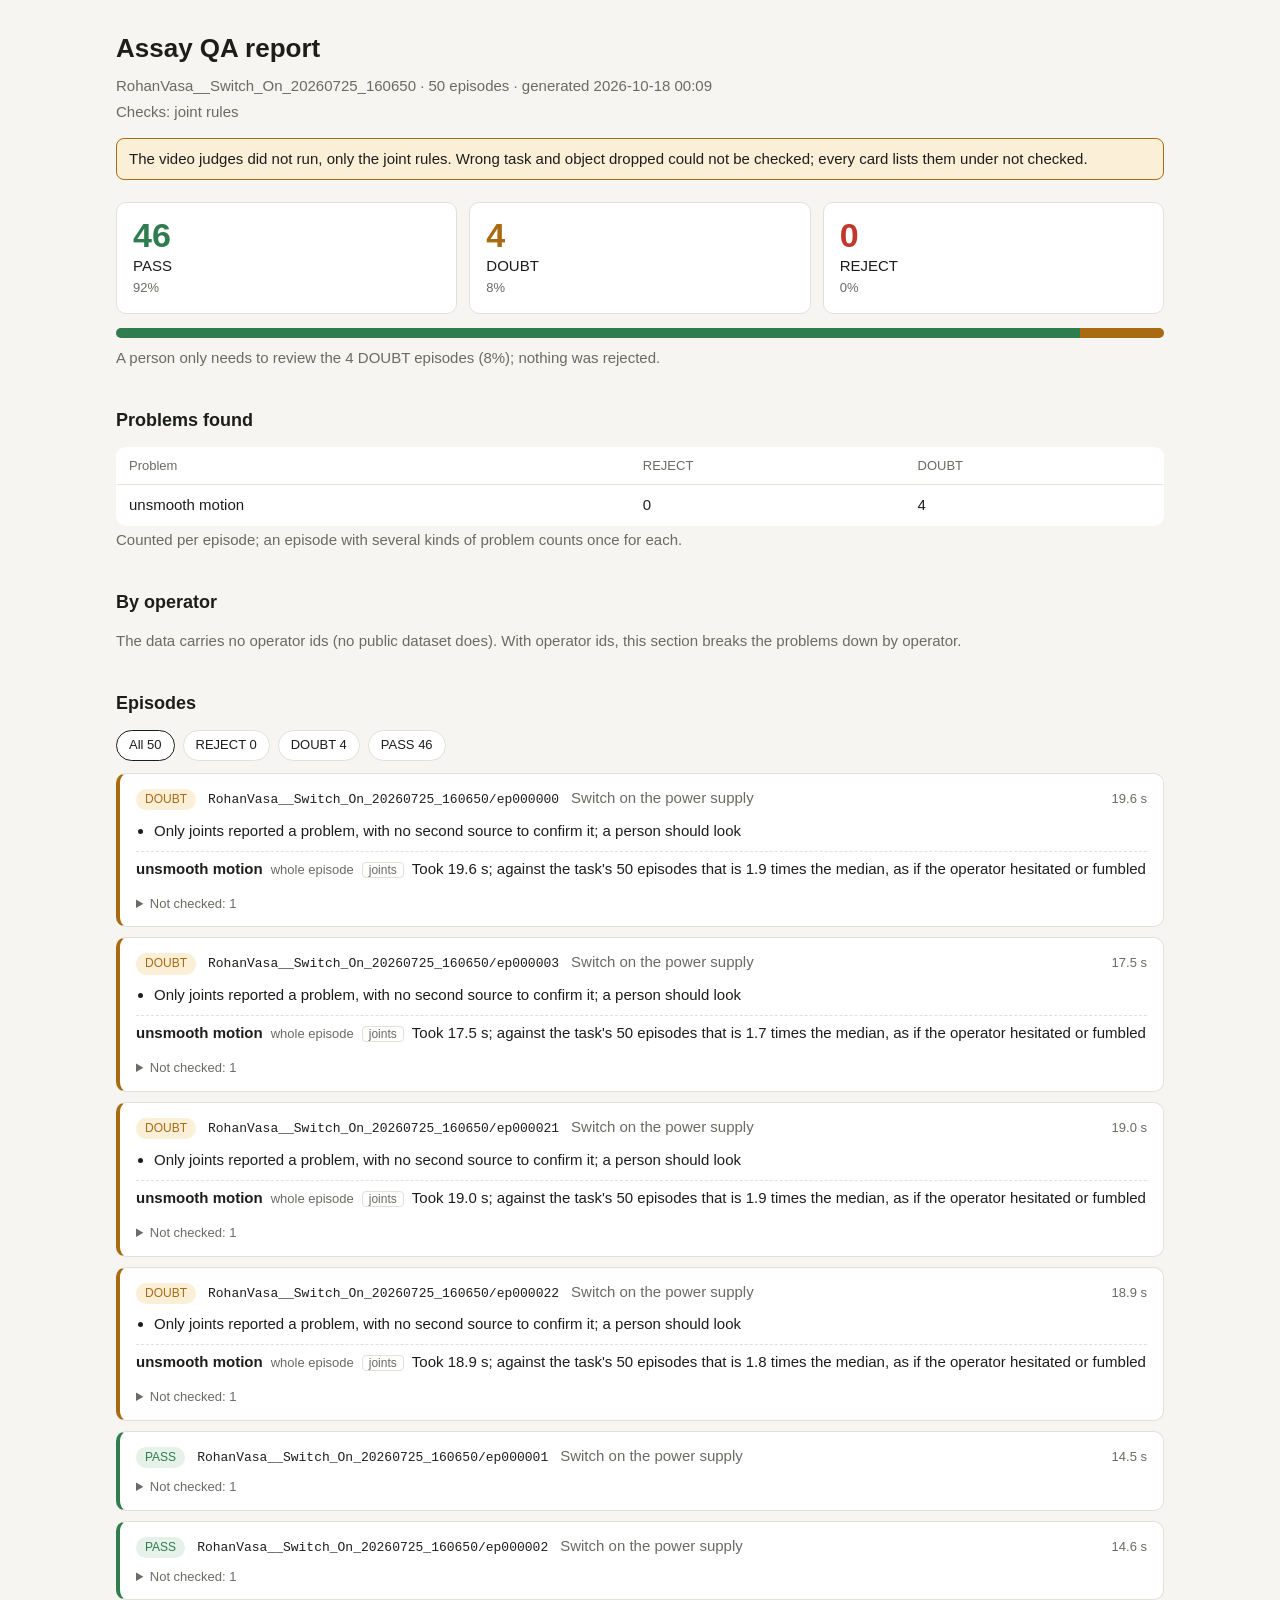
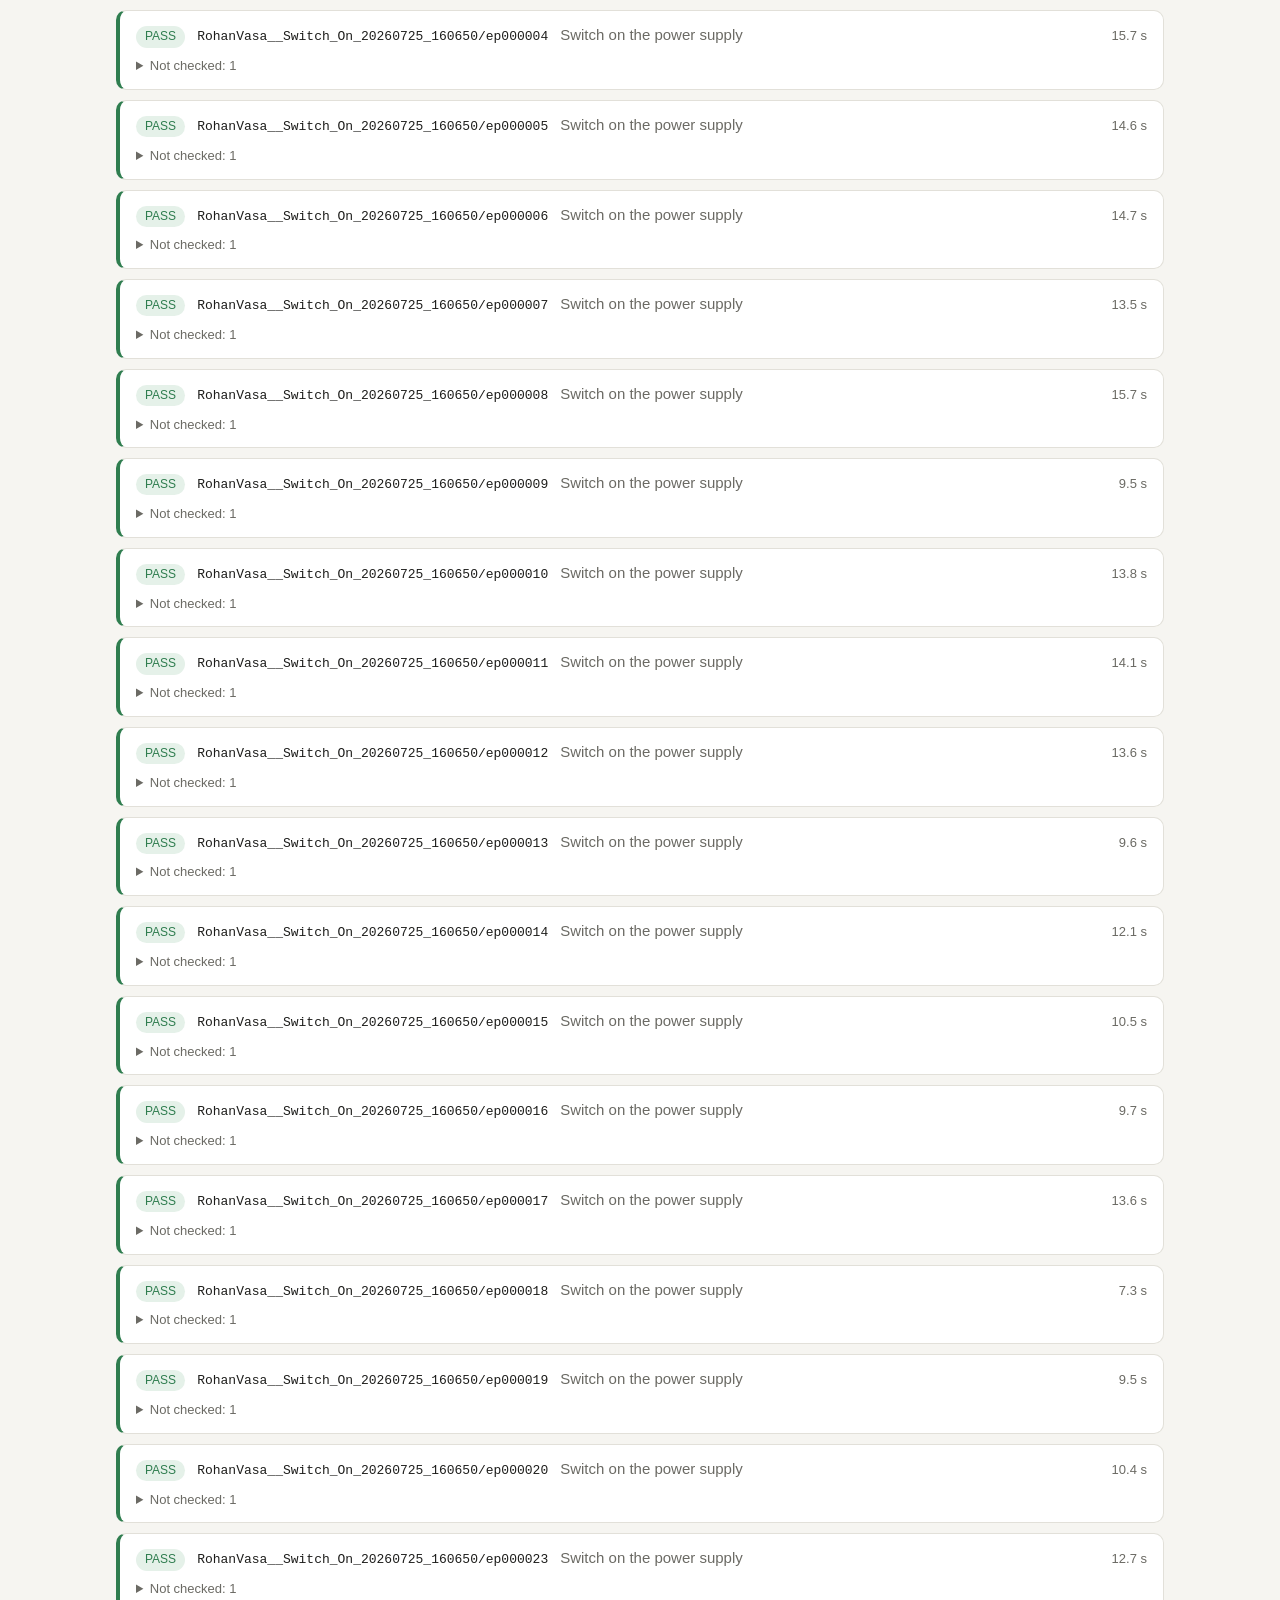
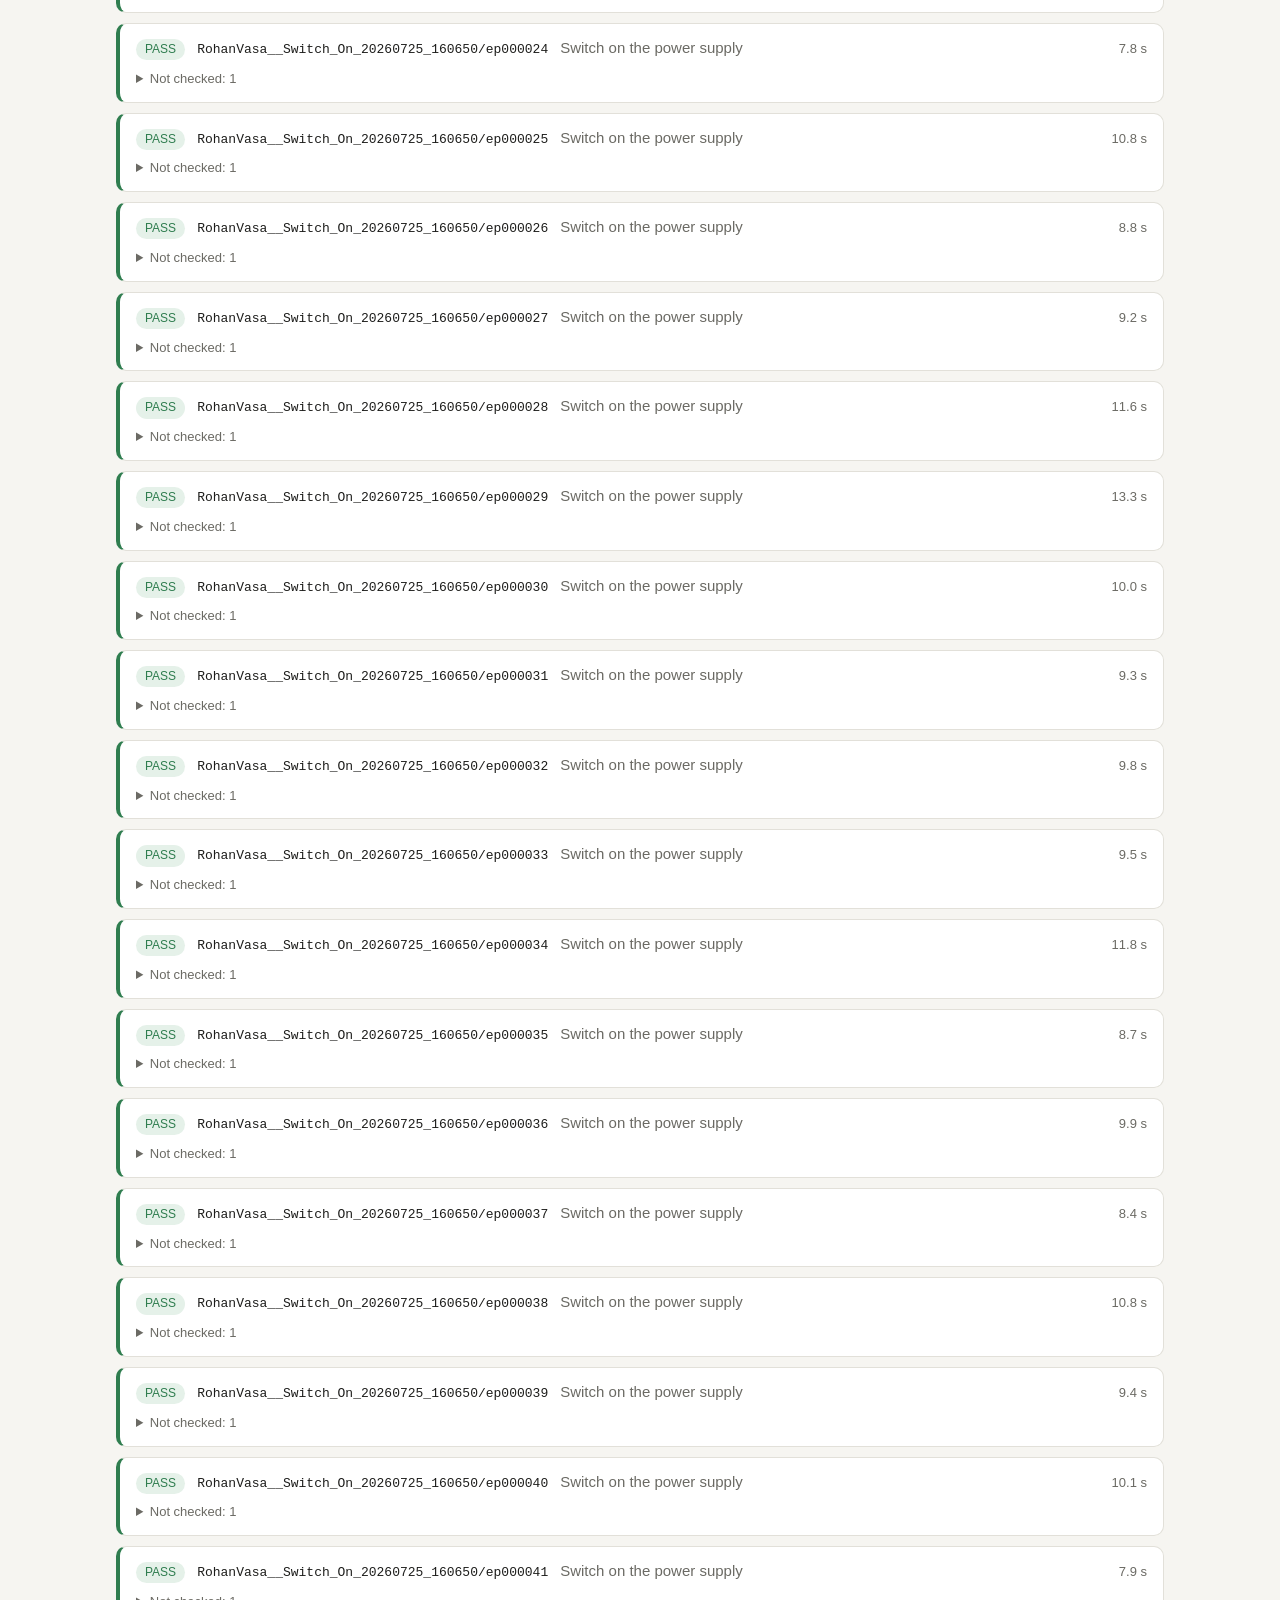
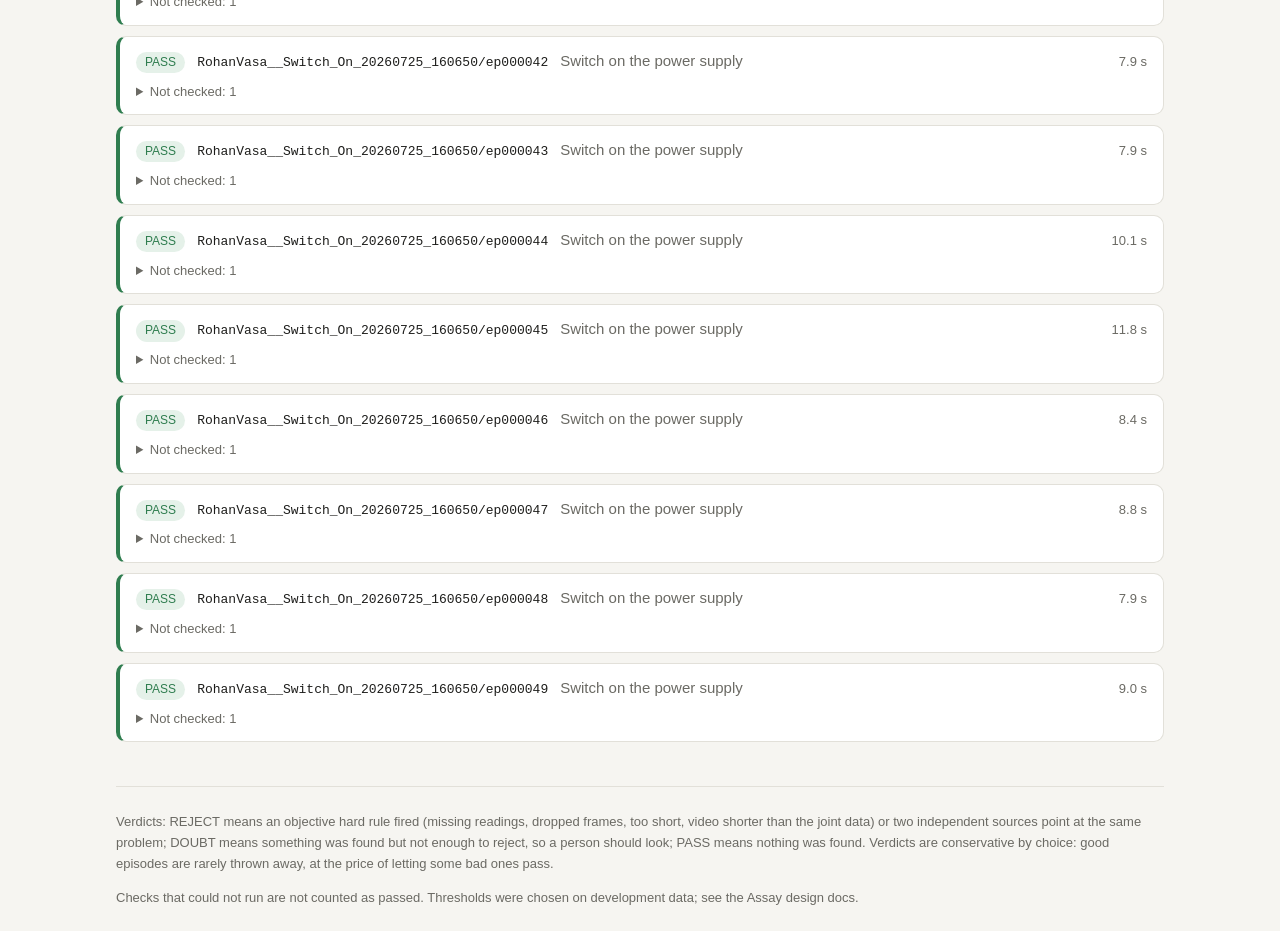
<file: examples/switch.en.html>
<!doctype html>
<html lang="en"><head><meta charset="utf-8"><meta name="viewport" content="width=device-width, initial-scale=1"><title>Assay QA report · RohanVasa__Switch_On_20260725_160650</title><style>
:root{--bg:#f6f5f1;--fg:#1d1d1b;--muted:#6b6a64;--card:#fff;--line:#e2e0d9;--curve:#2b5cab;
--pass:#2f7d4f;--doubt:#a86b12;--reject:#c0392b;--pass-bg:#e5f1e9;--doubt-bg:#fbefd8;--reject-bg:#f9e2de}
@media (prefers-color-scheme:dark){:root{--bg:#161615;--fg:#ecebe6;--muted:#9a9993;--card:#1f1f1d;--line:#34342f;
--curve:#7aa7ef;--pass:#5cbf86;--doubt:#e0a640;--reject:#ef6f61;--pass-bg:#1c3125;--doubt-bg:#3a2d15;--reject-bg:#3d1f1b}}
*{box-sizing:border-box}
body{margin:0 auto;max-width:1080px;padding:28px 16px 40px;background:var(--bg);color:var(--fg);
font:15px/1.6 -apple-system,"PingFang SC","Microsoft YaHei","Noto Sans CJK SC",sans-serif}
h1{font-size:26px;margin:0 0 4px}
h2{font-size:18px;margin:36px 0 12px}
.sub,.note{color:var(--muted);margin:2px 0}
.banner{background:var(--doubt-bg);border:1px solid var(--doubt);border-radius:8px;padding:8px 12px;margin:14px 0 0}
.tiles{display:grid;grid-template-columns:repeat(3,1fr);gap:12px;margin-top:22px}
.tile{background:var(--card);border:1px solid var(--line);border-radius:10px;padding:14px 16px;display:flex;flex-direction:column}
.tile b{font-size:34px;line-height:1.1;font-variant-numeric:tabular-nums}
.tile.pass b{color:var(--pass)}.tile.doubt b{color:var(--doubt)}.tile.reject b{color:var(--reject)}
.tile em{font-style:normal;color:var(--muted);font-size:13px}
.bar{display:flex;height:10px;border-radius:5px;overflow:hidden;margin:14px 0 8px;background:var(--line)}
.bar i.pass{background:var(--pass)}.bar i.doubt{background:var(--doubt)}.bar i.reject{background:var(--reject)}
table{border-collapse:collapse;width:100%;background:var(--card);border:1px solid var(--line);border-radius:10px;overflow:hidden}
th,td{text-align:left;padding:8px 12px;border-bottom:1px solid var(--line);font-variant-numeric:tabular-nums}
th{color:var(--muted);font-weight:500;font-size:13px}
.filters{display:flex;gap:8px;flex-wrap:wrap;margin-bottom:12px}
.filters button{font:inherit;font-size:13px;padding:4px 12px;border-radius:999px;border:1px solid var(--line);
background:var(--card);color:var(--fg);cursor:pointer}
.filters button.on{border-color:var(--fg)}
.cards{display:flex;flex-direction:column;gap:10px}
.card{background:var(--card);border:1px solid var(--line);border-left:4px solid var(--line);border-radius:10px;padding:12px 16px}
.card.pass{border-left-color:var(--pass)}.card.doubt{border-left-color:var(--doubt)}.card.reject{border-left-color:var(--reject)}
.head{display:flex;flex-wrap:wrap;align-items:baseline;gap:6px 12px}
.badge{font-size:12px;padding:1px 9px;border-radius:999px;white-space:nowrap}
.badge.pass{background:var(--pass-bg);color:var(--pass)}.badge.doubt{background:var(--doubt-bg);color:var(--doubt)}
.badge.reject{background:var(--reject-bg);color:var(--reject)}
code{font-family:ui-monospace,Consolas,monospace;font-size:13px;overflow-wrap:anywhere}
.task{color:var(--muted)}.dur{color:var(--muted);font-size:13px;margin-left:auto}
.reasons{margin:8px 0 0;padding-left:18px}
.findings{list-style:none;margin:8px 0 0;padding:0}
.findings li{padding:5px 0;border-top:1px dashed var(--line)}
.cause{font-weight:600;margin-right:8px}.when{color:var(--muted);font-size:13px;margin-right:8px}
.src{color:var(--muted);font-size:12px;margin-right:8px;padding:0 6px;border:1px solid var(--line);border-radius:4px}
.spark{margin:10px 0 0}
.spark svg{width:100%;max-width:440px;height:56px;display:block;background:var(--bg);border-radius:6px}
.spark polyline{fill:none;stroke:var(--curve);stroke-width:2;vector-effect:non-scaling-stroke}
.spark rect.mark{opacity:.28}.spark rect.mark.doubt{fill:var(--doubt)}.spark rect.mark.reject{fill:var(--reject)}
.shots{display:grid;grid-template-columns:repeat(auto-fill,minmax(min(140px,45%),1fr));gap:6px;margin:10px 0 0;max-width:760px}
.shots figure{margin:0}.shots img{width:100%;height:auto;display:block;border-radius:6px;background:var(--line)}
figcaption{color:var(--muted);font-size:12px}
details{margin-top:8px;color:var(--muted);font-size:13px}
details ul{margin:4px 0 0;padding-left:18px}
footer{margin-top:44px;color:var(--muted);font-size:13px;border-top:1px solid var(--line);padding-top:12px}
@media (max-width:600px){.tiles{grid-template-columns:1fr}.dur{margin-left:0}}
</style></head><body><header><h1>Assay QA report</h1><p class="sub">RohanVasa__Switch_On_20260725_160650 · 50 episodes · generated 2026-10-18 00:09</p><p class="sub">Checks: joint rules</p><p class="banner">The video judges did not run, only the joint rules. Wrong task and object dropped could not be checked; every card lists them under not checked.</p></header><section class="funnel"><div class="tiles"><div class="tile pass"><b>46</b><span>PASS</span><em>92%</em></div><div class="tile doubt"><b>4</b><span>DOUBT</span><em>8%</em></div><div class="tile reject"><b>0</b><span>REJECT</span><em>0%</em></div></div><div class="bar"><i class="pass" style="width:92.00%"></i><i class="doubt" style="width:8.00%"></i></div><p class="note">A person only needs to review the 4 DOUBT episodes (8%); nothing was rejected.</p></section><section><h2>Problems found</h2><table class="causes"><thead><tr><th>Problem</th><th>REJECT</th><th>DOUBT</th></tr></thead><tbody><tr><td>unsmooth motion</td><td>0</td><td>4</td></tr></tbody></table><p class="note">Counted per episode; an episode with several kinds of problem counts once for each.</p></section><section><h2>By operator</h2><p class="note">The data carries no operator ids (no public dataset does). With operator ids, this section breaks the problems down by operator.</p></section><section><h2>Episodes</h2><nav class="filters"><button type="button" data-f="all" class="on">All 50</button><button type="button" data-f="reject">REJECT 0</button><button type="button" data-f="doubt">DOUBT 4</button><button type="button" data-f="pass">PASS 46</button></nav><div class="cards"><article class="card doubt" data-label="doubt"><div class="head"><span class="badge doubt">DOUBT</span><code>RohanVasa__Switch_On_20260725_160650/ep000000</code><span class="task">Switch on the power supply</span><span class="dur">19.6 s</span></div><ul class="reasons"><li>Only joints reported a problem, with no second source to confirm it; a person should look</li></ul><ul class="findings"><li><span class="cause">unsmooth motion</span><span class="when">whole episode</span><span class="src">joints</span>Took 19.6 s; against the task&#x27;s 50 episodes that is 1.9 times the median, as if the operator hesitated or fumbled</li></ul><details><summary>Not checked: 1</summary><ul><li>video judges: The video judges did not run (no GPU, or no cached results)</li></ul></details></article><article class="card doubt" data-label="doubt"><div class="head"><span class="badge doubt">DOUBT</span><code>RohanVasa__Switch_On_20260725_160650/ep000003</code><span class="task">Switch on the power supply</span><span class="dur">17.5 s</span></div><ul class="reasons"><li>Only joints reported a problem, with no second source to confirm it; a person should look</li></ul><ul class="findings"><li><span class="cause">unsmooth motion</span><span class="when">whole episode</span><span class="src">joints</span>Took 17.5 s; against the task&#x27;s 50 episodes that is 1.7 times the median, as if the operator hesitated or fumbled</li></ul><details><summary>Not checked: 1</summary><ul><li>video judges: The video judges did not run (no GPU, or no cached results)</li></ul></details></article><article class="card doubt" data-label="doubt"><div class="head"><span class="badge doubt">DOUBT</span><code>RohanVasa__Switch_On_20260725_160650/ep000021</code><span class="task">Switch on the power supply</span><span class="dur">19.0 s</span></div><ul class="reasons"><li>Only joints reported a problem, with no second source to confirm it; a person should look</li></ul><ul class="findings"><li><span class="cause">unsmooth motion</span><span class="when">whole episode</span><span class="src">joints</span>Took 19.0 s; against the task&#x27;s 50 episodes that is 1.9 times the median, as if the operator hesitated or fumbled</li></ul><details><summary>Not checked: 1</summary><ul><li>video judges: The video judges did not run (no GPU, or no cached results)</li></ul></details></article><article class="card doubt" data-label="doubt"><div class="head"><span class="badge doubt">DOUBT</span><code>RohanVasa__Switch_On_20260725_160650/ep000022</code><span class="task">Switch on the power supply</span><span class="dur">18.9 s</span></div><ul class="reasons"><li>Only joints reported a problem, with no second source to confirm it; a person should look</li></ul><ul class="findings"><li><span class="cause">unsmooth motion</span><span class="when">whole episode</span><span class="src">joints</span>Took 18.9 s; against the task&#x27;s 50 episodes that is 1.8 times the median, as if the operator hesitated or fumbled</li></ul><details><summary>Not checked: 1</summary><ul><li>video judges: The video judges did not run (no GPU, or no cached results)</li></ul></details></article><article class="card pass" data-label="pass"><div class="head"><span class="badge pass">PASS</span><code>RohanVasa__Switch_On_20260725_160650/ep000001</code><span class="task">Switch on the power supply</span><span class="dur">14.5 s</span></div><details><summary>Not checked: 1</summary><ul><li>video judges: The video judges did not run (no GPU, or no cached results)</li></ul></details></article><article class="card pass" data-label="pass"><div class="head"><span class="badge pass">PASS</span><code>RohanVasa__Switch_On_20260725_160650/ep000002</code><span class="task">Switch on the power supply</span><span class="dur">14.6 s</span></div><details><summary>Not checked: 1</summary><ul><li>video judges: The video judges did not run (no GPU, or no cached results)</li></ul></details></article><article class="card pass" data-label="pass"><div class="head"><span class="badge pass">PASS</span><code>RohanVasa__Switch_On_20260725_160650/ep000004</code><span class="task">Switch on the power supply</span><span class="dur">15.7 s</span></div><details><summary>Not checked: 1</summary><ul><li>video judges: The video judges did not run (no GPU, or no cached results)</li></ul></details></article><article class="card pass" data-label="pass"><div class="head"><span class="badge pass">PASS</span><code>RohanVasa__Switch_On_20260725_160650/ep000005</code><span class="task">Switch on the power supply</span><span class="dur">14.6 s</span></div><details><summary>Not checked: 1</summary><ul><li>video judges: The video judges did not run (no GPU, or no cached results)</li></ul></details></article><article class="card pass" data-label="pass"><div class="head"><span class="badge pass">PASS</span><code>RohanVasa__Switch_On_20260725_160650/ep000006</code><span class="task">Switch on the power supply</span><span class="dur">14.7 s</span></div><details><summary>Not checked: 1</summary><ul><li>video judges: The video judges did not run (no GPU, or no cached results)</li></ul></details></article><article class="card pass" data-label="pass"><div class="head"><span class="badge pass">PASS</span><code>RohanVasa__Switch_On_20260725_160650/ep000007</code><span class="task">Switch on the power supply</span><span class="dur">13.5 s</span></div><details><summary>Not checked: 1</summary><ul><li>video judges: The video judges did not run (no GPU, or no cached results)</li></ul></details></article><article class="card pass" data-label="pass"><div class="head"><span class="badge pass">PASS</span><code>RohanVasa__Switch_On_20260725_160650/ep000008</code><span class="task">Switch on the power supply</span><span class="dur">15.7 s</span></div><details><summary>Not checked: 1</summary><ul><li>video judges: The video judges did not run (no GPU, or no cached results)</li></ul></details></article><article class="card pass" data-label="pass"><div class="head"><span class="badge pass">PASS</span><code>RohanVasa__Switch_On_20260725_160650/ep000009</code><span class="task">Switch on the power supply</span><span class="dur">9.5 s</span></div><details><summary>Not checked: 1</summary><ul><li>video judges: The video judges did not run (no GPU, or no cached results)</li></ul></details></article><article class="card pass" data-label="pass"><div class="head"><span class="badge pass">PASS</span><code>RohanVasa__Switch_On_20260725_160650/ep000010</code><span class="task">Switch on the power supply</span><span class="dur">13.8 s</span></div><details><summary>Not checked: 1</summary><ul><li>video judges: The video judges did not run (no GPU, or no cached results)</li></ul></details></article><article class="card pass" data-label="pass"><div class="head"><span class="badge pass">PASS</span><code>RohanVasa__Switch_On_20260725_160650/ep000011</code><span class="task">Switch on the power supply</span><span class="dur">14.1 s</span></div><details><summary>Not checked: 1</summary><ul><li>video judges: The video judges did not run (no GPU, or no cached results)</li></ul></details></article><article class="card pass" data-label="pass"><div class="head"><span class="badge pass">PASS</span><code>RohanVasa__Switch_On_20260725_160650/ep000012</code><span class="task">Switch on the power supply</span><span class="dur">13.6 s</span></div><details><summary>Not checked: 1</summary><ul><li>video judges: The video judges did not run (no GPU, or no cached results)</li></ul></details></article><article class="card pass" data-label="pass"><div class="head"><span class="badge pass">PASS</span><code>RohanVasa__Switch_On_20260725_160650/ep000013</code><span class="task">Switch on the power supply</span><span class="dur">9.6 s</span></div><details><summary>Not checked: 1</summary><ul><li>video judges: The video judges did not run (no GPU, or no cached results)</li></ul></details></article><article class="card pass" data-label="pass"><div class="head"><span class="badge pass">PASS</span><code>RohanVasa__Switch_On_20260725_160650/ep000014</code><span class="task">Switch on the power supply</span><span class="dur">12.1 s</span></div><details><summary>Not checked: 1</summary><ul><li>video judges: The video judges did not run (no GPU, or no cached results)</li></ul></details></article><article class="card pass" data-label="pass"><div class="head"><span class="badge pass">PASS</span><code>RohanVasa__Switch_On_20260725_160650/ep000015</code><span class="task">Switch on the power supply</span><span class="dur">10.5 s</span></div><details><summary>Not checked: 1</summary><ul><li>video judges: The video judges did not run (no GPU, or no cached results)</li></ul></details></article><article class="card pass" data-label="pass"><div class="head"><span class="badge pass">PASS</span><code>RohanVasa__Switch_On_20260725_160650/ep000016</code><span class="task">Switch on the power supply</span><span class="dur">9.7 s</span></div><details><summary>Not checked: 1</summary><ul><li>video judges: The video judges did not run (no GPU, or no cached results)</li></ul></details></article><article class="card pass" data-label="pass"><div class="head"><span class="badge pass">PASS</span><code>RohanVasa__Switch_On_20260725_160650/ep000017</code><span class="task">Switch on the power supply</span><span class="dur">13.6 s</span></div><details><summary>Not checked: 1</summary><ul><li>video judges: The video judges did not run (no GPU, or no cached results)</li></ul></details></article><article class="card pass" data-label="pass"><div class="head"><span class="badge pass">PASS</span><code>RohanVasa__Switch_On_20260725_160650/ep000018</code><span class="task">Switch on the power supply</span><span class="dur">7.3 s</span></div><details><summary>Not checked: 1</summary><ul><li>video judges: The video judges did not run (no GPU, or no cached results)</li></ul></details></article><article class="card pass" data-label="pass"><div class="head"><span class="badge pass">PASS</span><code>RohanVasa__Switch_On_20260725_160650/ep000019</code><span class="task">Switch on the power supply</span><span class="dur">9.5 s</span></div><details><summary>Not checked: 1</summary><ul><li>video judges: The video judges did not run (no GPU, or no cached results)</li></ul></details></article><article class="card pass" data-label="pass"><div class="head"><span class="badge pass">PASS</span><code>RohanVasa__Switch_On_20260725_160650/ep000020</code><span class="task">Switch on the power supply</span><span class="dur">10.4 s</span></div><details><summary>Not checked: 1</summary><ul><li>video judges: The video judges did not run (no GPU, or no cached results)</li></ul></details></article><article class="card pass" data-label="pass"><div class="head"><span class="badge pass">PASS</span><code>RohanVasa__Switch_On_20260725_160650/ep000023</code><span class="task">Switch on the power supply</span><span class="dur">12.7 s</span></div><details><summary>Not checked: 1</summary><ul><li>video judges: The video judges did not run (no GPU, or no cached results)</li></ul></details></article><article class="card pass" data-label="pass"><div class="head"><span class="badge pass">PASS</span><code>RohanVasa__Switch_On_20260725_160650/ep000024</code><span class="task">Switch on the power supply</span><span class="dur">7.8 s</span></div><details><summary>Not checked: 1</summary><ul><li>video judges: The video judges did not run (no GPU, or no cached results)</li></ul></details></article><article class="card pass" data-label="pass"><div class="head"><span class="badge pass">PASS</span><code>RohanVasa__Switch_On_20260725_160650/ep000025</code><span class="task">Switch on the power supply</span><span class="dur">10.8 s</span></div><details><summary>Not checked: 1</summary><ul><li>video judges: The video judges did not run (no GPU, or no cached results)</li></ul></details></article><article class="card pass" data-label="pass"><div class="head"><span class="badge pass">PASS</span><code>RohanVasa__Switch_On_20260725_160650/ep000026</code><span class="task">Switch on the power supply</span><span class="dur">8.8 s</span></div><details><summary>Not checked: 1</summary><ul><li>video judges: The video judges did not run (no GPU, or no cached results)</li></ul></details></article><article class="card pass" data-label="pass"><div class="head"><span class="badge pass">PASS</span><code>RohanVasa__Switch_On_20260725_160650/ep000027</code><span class="task">Switch on the power supply</span><span class="dur">9.2 s</span></div><details><summary>Not checked: 1</summary><ul><li>video judges: The video judges did not run (no GPU, or no cached results)</li></ul></details></article><article class="card pass" data-label="pass"><div class="head"><span class="badge pass">PASS</span><code>RohanVasa__Switch_On_20260725_160650/ep000028</code><span class="task">Switch on the power supply</span><span class="dur">11.6 s</span></div><details><summary>Not checked: 1</summary><ul><li>video judges: The video judges did not run (no GPU, or no cached results)</li></ul></details></article><article class="card pass" data-label="pass"><div class="head"><span class="badge pass">PASS</span><code>RohanVasa__Switch_On_20260725_160650/ep000029</code><span class="task">Switch on the power supply</span><span class="dur">13.3 s</span></div><details><summary>Not checked: 1</summary><ul><li>video judges: The video judges did not run (no GPU, or no cached results)</li></ul></details></article><article class="card pass" data-label="pass"><div class="head"><span class="badge pass">PASS</span><code>RohanVasa__Switch_On_20260725_160650/ep000030</code><span class="task">Switch on the power supply</span><span class="dur">10.0 s</span></div><details><summary>Not checked: 1</summary><ul><li>video judges: The video judges did not run (no GPU, or no cached results)</li></ul></details></article><article class="card pass" data-label="pass"><div class="head"><span class="badge pass">PASS</span><code>RohanVasa__Switch_On_20260725_160650/ep000031</code><span class="task">Switch on the power supply</span><span class="dur">9.3 s</span></div><details><summary>Not checked: 1</summary><ul><li>video judges: The video judges did not run (no GPU, or no cached results)</li></ul></details></article><article class="card pass" data-label="pass"><div class="head"><span class="badge pass">PASS</span><code>RohanVasa__Switch_On_20260725_160650/ep000032</code><span class="task">Switch on the power supply</span><span class="dur">9.8 s</span></div><details><summary>Not checked: 1</summary><ul><li>video judges: The video judges did not run (no GPU, or no cached results)</li></ul></details></article><article class="card pass" data-label="pass"><div class="head"><span class="badge pass">PASS</span><code>RohanVasa__Switch_On_20260725_160650/ep000033</code><span class="task">Switch on the power supply</span><span class="dur">9.5 s</span></div><details><summary>Not checked: 1</summary><ul><li>video judges: The video judges did not run (no GPU, or no cached results)</li></ul></details></article><article class="card pass" data-label="pass"><div class="head"><span class="badge pass">PASS</span><code>RohanVasa__Switch_On_20260725_160650/ep000034</code><span class="task">Switch on the power supply</span><span class="dur">11.8 s</span></div><details><summary>Not checked: 1</summary><ul><li>video judges: The video judges did not run (no GPU, or no cached results)</li></ul></details></article><article class="card pass" data-label="pass"><div class="head"><span class="badge pass">PASS</span><code>RohanVasa__Switch_On_20260725_160650/ep000035</code><span class="task">Switch on the power supply</span><span class="dur">8.7 s</span></div><details><summary>Not checked: 1</summary><ul><li>video judges: The video judges did not run (no GPU, or no cached results)</li></ul></details></article><article class="card pass" data-label="pass"><div class="head"><span class="badge pass">PASS</span><code>RohanVasa__Switch_On_20260725_160650/ep000036</code><span class="task">Switch on the power supply</span><span class="dur">9.9 s</span></div><details><summary>Not checked: 1</summary><ul><li>video judges: The video judges did not run (no GPU, or no cached results)</li></ul></details></article><article class="card pass" data-label="pass"><div class="head"><span class="badge pass">PASS</span><code>RohanVasa__Switch_On_20260725_160650/ep000037</code><span class="task">Switch on the power supply</span><span class="dur">8.4 s</span></div><details><summary>Not checked: 1</summary><ul><li>video judges: The video judges did not run (no GPU, or no cached results)</li></ul></details></article><article class="card pass" data-label="pass"><div class="head"><span class="badge pass">PASS</span><code>RohanVasa__Switch_On_20260725_160650/ep000038</code><span class="task">Switch on the power supply</span><span class="dur">10.8 s</span></div><details><summary>Not checked: 1</summary><ul><li>video judges: The video judges did not run (no GPU, or no cached results)</li></ul></details></article><article class="card pass" data-label="pass"><div class="head"><span class="badge pass">PASS</span><code>RohanVasa__Switch_On_20260725_160650/ep000039</code><span class="task">Switch on the power supply</span><span class="dur">9.4 s</span></div><details><summary>Not checked: 1</summary><ul><li>video judges: The video judges did not run (no GPU, or no cached results)</li></ul></details></article><article class="card pass" data-label="pass"><div class="head"><span class="badge pass">PASS</span><code>RohanVasa__Switch_On_20260725_160650/ep000040</code><span class="task">Switch on the power supply</span><span class="dur">10.1 s</span></div><details><summary>Not checked: 1</summary><ul><li>video judges: The video judges did not run (no GPU, or no cached results)</li></ul></details></article><article class="card pass" data-label="pass"><div class="head"><span class="badge pass">PASS</span><code>RohanVasa__Switch_On_20260725_160650/ep000041</code><span class="task">Switch on the power supply</span><span class="dur">7.9 s</span></div><details><summary>Not checked: 1</summary><ul><li>video judges: The video judges did not run (no GPU, or no cached results)</li></ul></details></article><article class="card pass" data-label="pass"><div class="head"><span class="badge pass">PASS</span><code>RohanVasa__Switch_On_20260725_160650/ep000042</code><span class="task">Switch on the power supply</span><span class="dur">7.9 s</span></div><details><summary>Not checked: 1</summary><ul><li>video judges: The video judges did not run (no GPU, or no cached results)</li></ul></details></article><article class="card pass" data-label="pass"><div class="head"><span class="badge pass">PASS</span><code>RohanVasa__Switch_On_20260725_160650/ep000043</code><span class="task">Switch on the power supply</span><span class="dur">7.9 s</span></div><details><summary>Not checked: 1</summary><ul><li>video judges: The video judges did not run (no GPU, or no cached results)</li></ul></details></article><article class="card pass" data-label="pass"><div class="head"><span class="badge pass">PASS</span><code>RohanVasa__Switch_On_20260725_160650/ep000044</code><span class="task">Switch on the power supply</span><span class="dur">10.1 s</span></div><details><summary>Not checked: 1</summary><ul><li>video judges: The video judges did not run (no GPU, or no cached results)</li></ul></details></article><article class="card pass" data-label="pass"><div class="head"><span class="badge pass">PASS</span><code>RohanVasa__Switch_On_20260725_160650/ep000045</code><span class="task">Switch on the power supply</span><span class="dur">11.8 s</span></div><details><summary>Not checked: 1</summary><ul><li>video judges: The video judges did not run (no GPU, or no cached results)</li></ul></details></article><article class="card pass" data-label="pass"><div class="head"><span class="badge pass">PASS</span><code>RohanVasa__Switch_On_20260725_160650/ep000046</code><span class="task">Switch on the power supply</span><span class="dur">8.4 s</span></div><details><summary>Not checked: 1</summary><ul><li>video judges: The video judges did not run (no GPU, or no cached results)</li></ul></details></article><article class="card pass" data-label="pass"><div class="head"><span class="badge pass">PASS</span><code>RohanVasa__Switch_On_20260725_160650/ep000047</code><span class="task">Switch on the power supply</span><span class="dur">8.8 s</span></div><details><summary>Not checked: 1</summary><ul><li>video judges: The video judges did not run (no GPU, or no cached results)</li></ul></details></article><article class="card pass" data-label="pass"><div class="head"><span class="badge pass">PASS</span><code>RohanVasa__Switch_On_20260725_160650/ep000048</code><span class="task">Switch on the power supply</span><span class="dur">7.9 s</span></div><details><summary>Not checked: 1</summary><ul><li>video judges: The video judges did not run (no GPU, or no cached results)</li></ul></details></article><article class="card pass" data-label="pass"><div class="head"><span class="badge pass">PASS</span><code>RohanVasa__Switch_On_20260725_160650/ep000049</code><span class="task">Switch on the power supply</span><span class="dur">9.0 s</span></div><details><summary>Not checked: 1</summary><ul><li>video judges: The video judges did not run (no GPU, or no cached results)</li></ul></details></article></div></section><footer><p>Verdicts: REJECT means an objective hard rule fired (missing readings, dropped frames, too short, video shorter than the joint data) or two independent sources point at the same problem; DOUBT means something was found but not enough to reject, so a person should look; PASS means nothing was found. Verdicts are conservative by choice: good episodes are rarely thrown away, at the price of letting some bad ones pass.</p><p>Checks that could not run are not counted as passed. Thresholds were chosen on development data; see the Assay design docs.</p></footer><script>
document.querySelectorAll(".filters button").forEach(function (b) {
  b.addEventListener("click", function () {
    document.querySelectorAll(".filters button").forEach(function (x) { x.classList.toggle("on", x === b); });
    document.querySelectorAll(".card").forEach(function (c) {
      c.hidden = b.dataset.f !== "all" && c.dataset.label !== b.dataset.f;
    });
  });
});
</script></body></html>
</file>
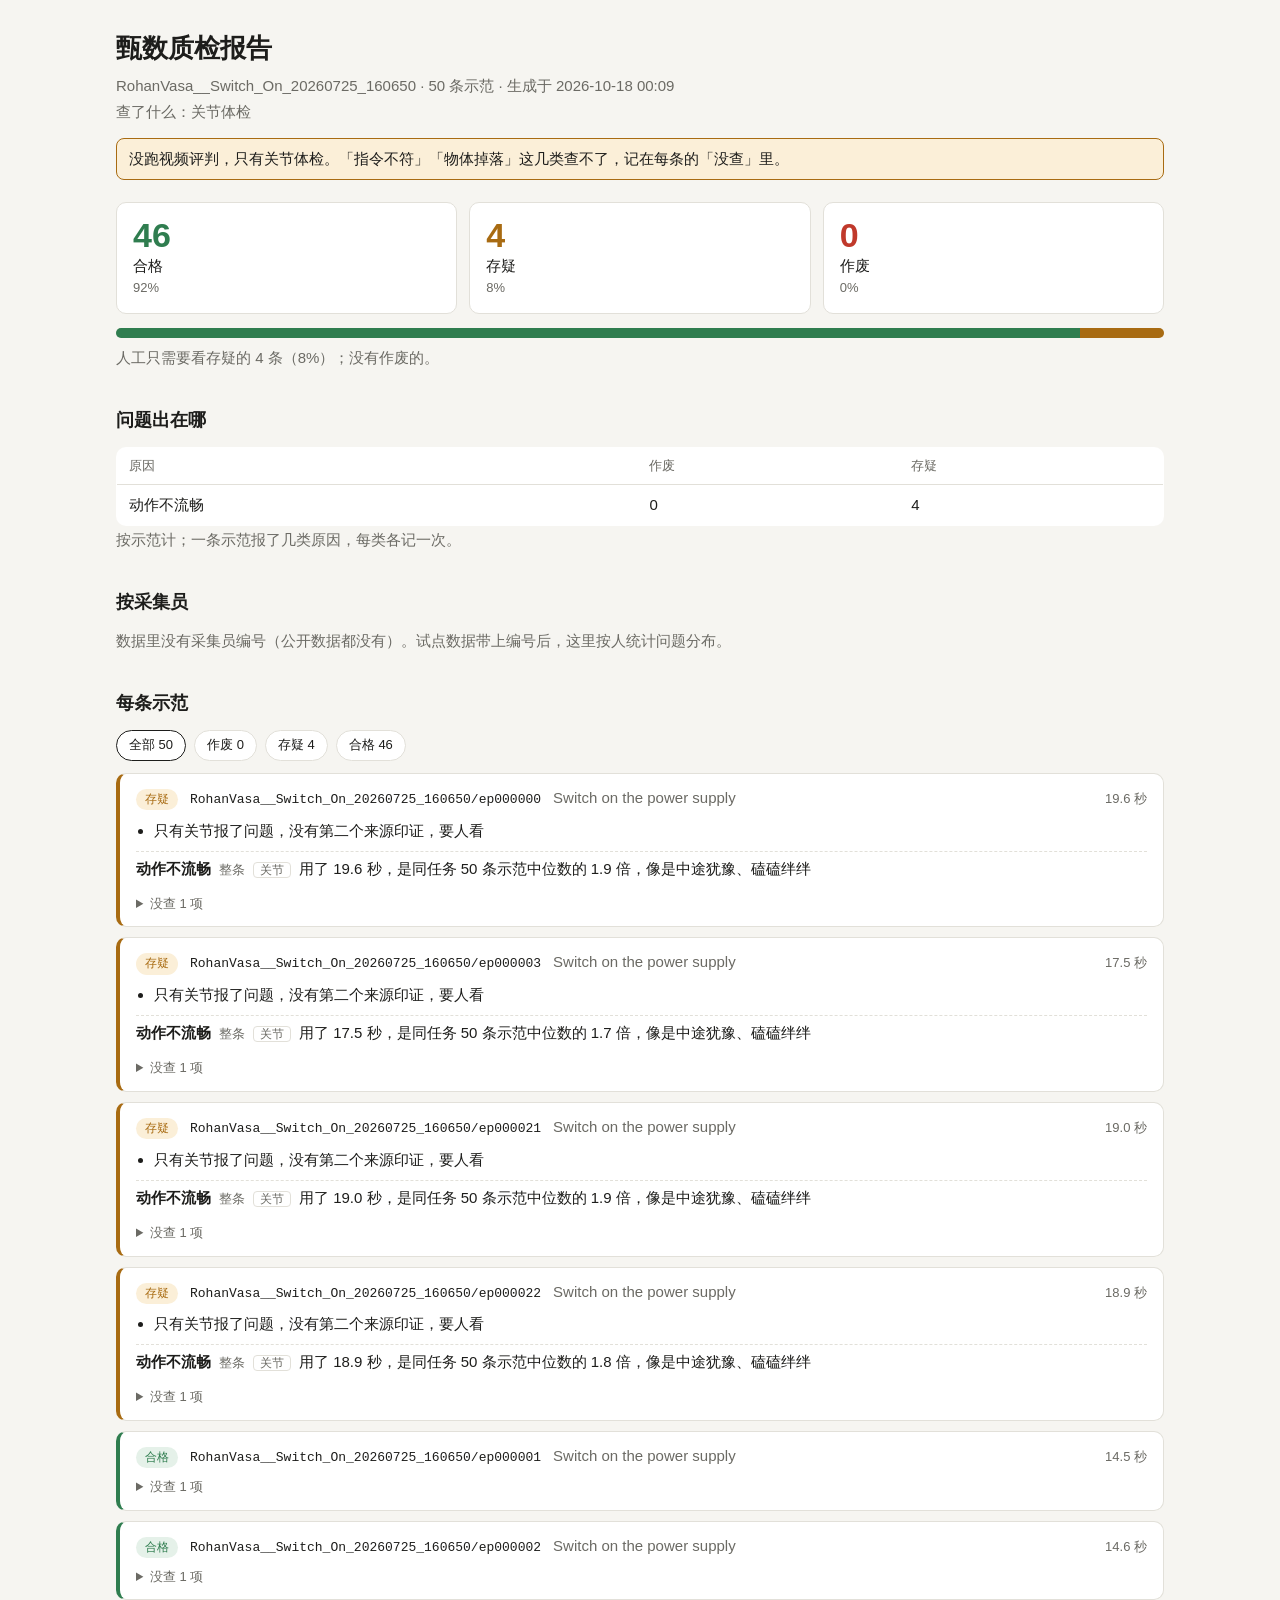
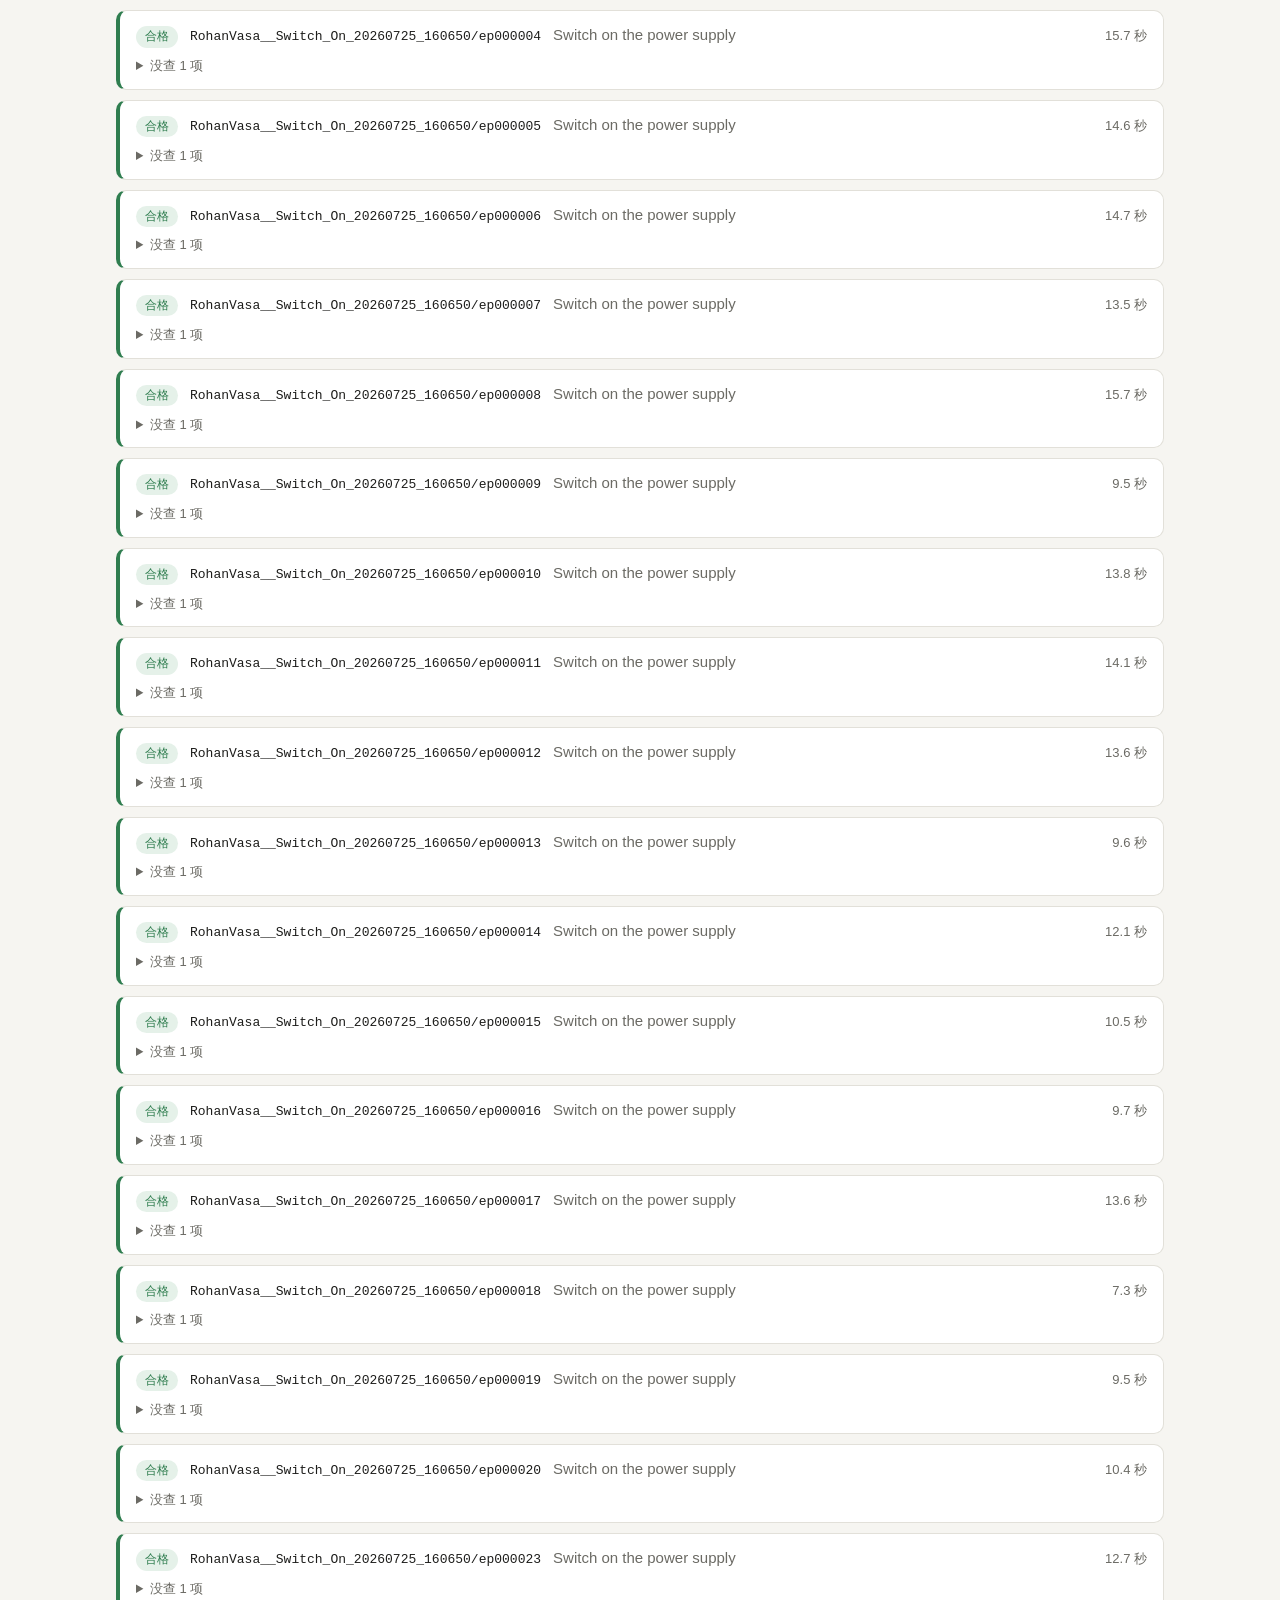
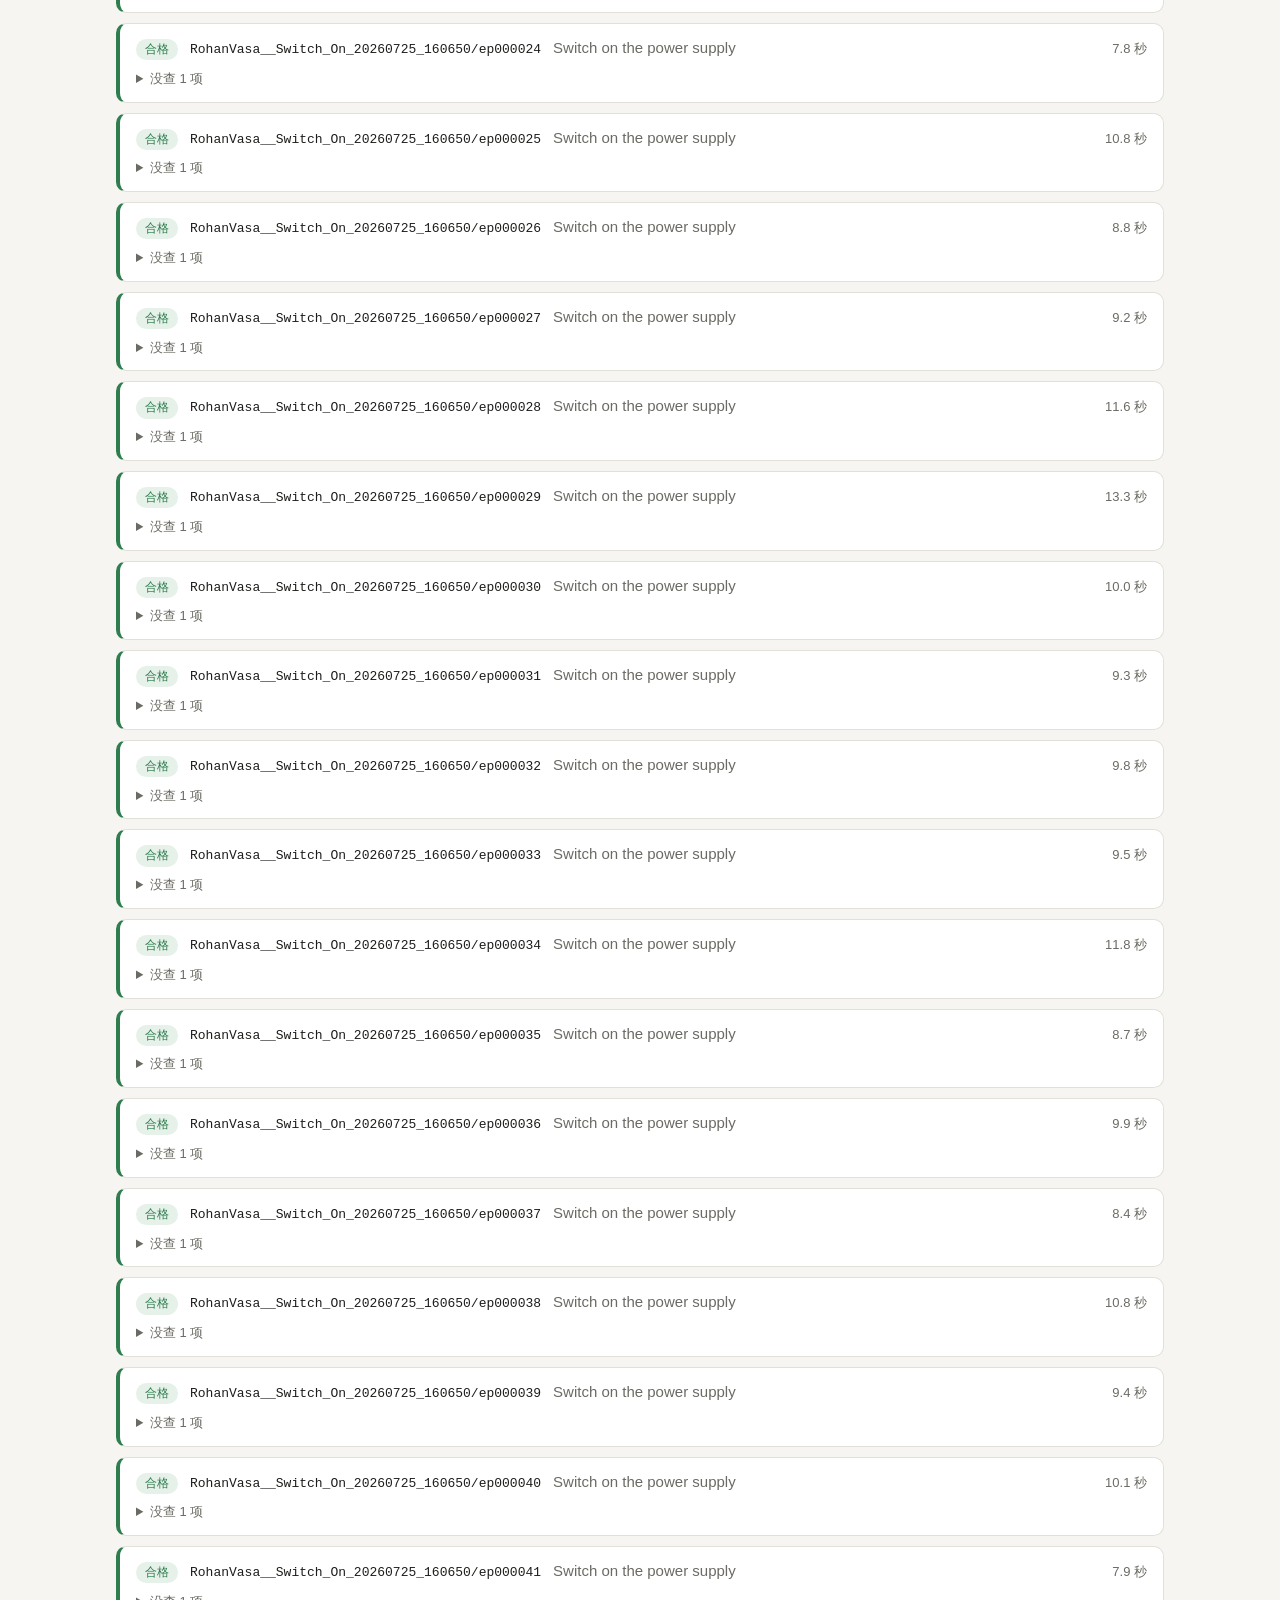
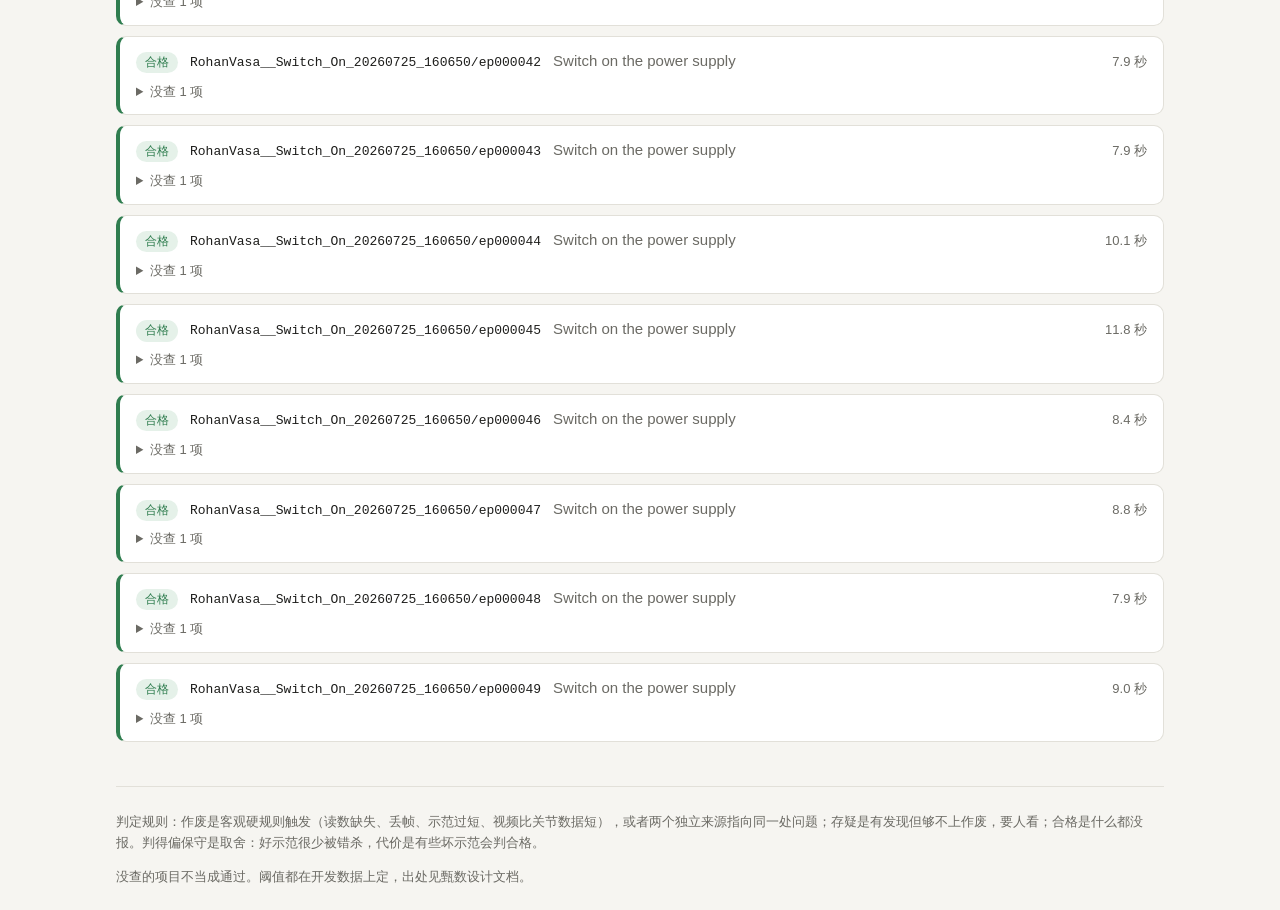
<file: examples/switch.zh.html>
<!doctype html>
<html lang="zh-CN"><head><meta charset="utf-8"><meta name="viewport" content="width=device-width, initial-scale=1"><title>甄数质检报告 · RohanVasa__Switch_On_20260725_160650</title><style>
:root{--bg:#f6f5f1;--fg:#1d1d1b;--muted:#6b6a64;--card:#fff;--line:#e2e0d9;--curve:#2b5cab;
--pass:#2f7d4f;--doubt:#a86b12;--reject:#c0392b;--pass-bg:#e5f1e9;--doubt-bg:#fbefd8;--reject-bg:#f9e2de}
@media (prefers-color-scheme:dark){:root{--bg:#161615;--fg:#ecebe6;--muted:#9a9993;--card:#1f1f1d;--line:#34342f;
--curve:#7aa7ef;--pass:#5cbf86;--doubt:#e0a640;--reject:#ef6f61;--pass-bg:#1c3125;--doubt-bg:#3a2d15;--reject-bg:#3d1f1b}}
*{box-sizing:border-box}
body{margin:0 auto;max-width:1080px;padding:28px 16px 40px;background:var(--bg);color:var(--fg);
font:15px/1.6 -apple-system,"PingFang SC","Microsoft YaHei","Noto Sans CJK SC",sans-serif}
h1{font-size:26px;margin:0 0 4px}
h2{font-size:18px;margin:36px 0 12px}
.sub,.note{color:var(--muted);margin:2px 0}
.banner{background:var(--doubt-bg);border:1px solid var(--doubt);border-radius:8px;padding:8px 12px;margin:14px 0 0}
.tiles{display:grid;grid-template-columns:repeat(3,1fr);gap:12px;margin-top:22px}
.tile{background:var(--card);border:1px solid var(--line);border-radius:10px;padding:14px 16px;display:flex;flex-direction:column}
.tile b{font-size:34px;line-height:1.1;font-variant-numeric:tabular-nums}
.tile.pass b{color:var(--pass)}.tile.doubt b{color:var(--doubt)}.tile.reject b{color:var(--reject)}
.tile em{font-style:normal;color:var(--muted);font-size:13px}
.bar{display:flex;height:10px;border-radius:5px;overflow:hidden;margin:14px 0 8px;background:var(--line)}
.bar i.pass{background:var(--pass)}.bar i.doubt{background:var(--doubt)}.bar i.reject{background:var(--reject)}
table{border-collapse:collapse;width:100%;background:var(--card);border:1px solid var(--line);border-radius:10px;overflow:hidden}
th,td{text-align:left;padding:8px 12px;border-bottom:1px solid var(--line);font-variant-numeric:tabular-nums}
th{color:var(--muted);font-weight:500;font-size:13px}
.filters{display:flex;gap:8px;flex-wrap:wrap;margin-bottom:12px}
.filters button{font:inherit;font-size:13px;padding:4px 12px;border-radius:999px;border:1px solid var(--line);
background:var(--card);color:var(--fg);cursor:pointer}
.filters button.on{border-color:var(--fg)}
.cards{display:flex;flex-direction:column;gap:10px}
.card{background:var(--card);border:1px solid var(--line);border-left:4px solid var(--line);border-radius:10px;padding:12px 16px}
.card.pass{border-left-color:var(--pass)}.card.doubt{border-left-color:var(--doubt)}.card.reject{border-left-color:var(--reject)}
.head{display:flex;flex-wrap:wrap;align-items:baseline;gap:6px 12px}
.badge{font-size:12px;padding:1px 9px;border-radius:999px;white-space:nowrap}
.badge.pass{background:var(--pass-bg);color:var(--pass)}.badge.doubt{background:var(--doubt-bg);color:var(--doubt)}
.badge.reject{background:var(--reject-bg);color:var(--reject)}
code{font-family:ui-monospace,Consolas,monospace;font-size:13px;overflow-wrap:anywhere}
.task{color:var(--muted)}.dur{color:var(--muted);font-size:13px;margin-left:auto}
.reasons{margin:8px 0 0;padding-left:18px}
.findings{list-style:none;margin:8px 0 0;padding:0}
.findings li{padding:5px 0;border-top:1px dashed var(--line)}
.cause{font-weight:600;margin-right:8px}.when{color:var(--muted);font-size:13px;margin-right:8px}
.src{color:var(--muted);font-size:12px;margin-right:8px;padding:0 6px;border:1px solid var(--line);border-radius:4px}
.spark{margin:10px 0 0}
.spark svg{width:100%;max-width:440px;height:56px;display:block;background:var(--bg);border-radius:6px}
.spark polyline{fill:none;stroke:var(--curve);stroke-width:2;vector-effect:non-scaling-stroke}
.spark rect.mark{opacity:.28}.spark rect.mark.doubt{fill:var(--doubt)}.spark rect.mark.reject{fill:var(--reject)}
.shots{display:grid;grid-template-columns:repeat(auto-fill,minmax(min(140px,45%),1fr));gap:6px;margin:10px 0 0;max-width:760px}
.shots figure{margin:0}.shots img{width:100%;height:auto;display:block;border-radius:6px;background:var(--line)}
figcaption{color:var(--muted);font-size:12px}
details{margin-top:8px;color:var(--muted);font-size:13px}
details ul{margin:4px 0 0;padding-left:18px}
footer{margin-top:44px;color:var(--muted);font-size:13px;border-top:1px solid var(--line);padding-top:12px}
@media (max-width:600px){.tiles{grid-template-columns:1fr}.dur{margin-left:0}}
</style></head><body><header><h1>甄数质检报告</h1><p class="sub">RohanVasa__Switch_On_20260725_160650 · 50 条示范 · 生成于 2026-10-18 00:09</p><p class="sub">查了什么：关节体检</p><p class="banner">没跑视频评判，只有关节体检。「指令不符」「物体掉落」这几类查不了，记在每条的「没查」里。</p></header><section class="funnel"><div class="tiles"><div class="tile pass"><b>46</b><span>合格</span><em>92%</em></div><div class="tile doubt"><b>4</b><span>存疑</span><em>8%</em></div><div class="tile reject"><b>0</b><span>作废</span><em>0%</em></div></div><div class="bar"><i class="pass" style="width:92.00%"></i><i class="doubt" style="width:8.00%"></i></div><p class="note">人工只需要看存疑的 4 条（8%）；没有作废的。</p></section><section><h2>问题出在哪</h2><table class="causes"><thead><tr><th>原因</th><th>作废</th><th>存疑</th></tr></thead><tbody><tr><td>动作不流畅</td><td>0</td><td>4</td></tr></tbody></table><p class="note">按示范计；一条示范报了几类原因，每类各记一次。</p></section><section><h2>按采集员</h2><p class="note">数据里没有采集员编号（公开数据都没有）。试点数据带上编号后，这里按人统计问题分布。</p></section><section><h2>每条示范</h2><nav class="filters"><button type="button" data-f="all" class="on">全部 50</button><button type="button" data-f="reject">作废 0</button><button type="button" data-f="doubt">存疑 4</button><button type="button" data-f="pass">合格 46</button></nav><div class="cards"><article class="card doubt" data-label="doubt"><div class="head"><span class="badge doubt">存疑</span><code>RohanVasa__Switch_On_20260725_160650/ep000000</code><span class="task">Switch on the power supply</span><span class="dur">19.6 秒</span></div><ul class="reasons"><li>只有关节报了问题，没有第二个来源印证，要人看</li></ul><ul class="findings"><li><span class="cause">动作不流畅</span><span class="when">整条</span><span class="src">关节</span>用了 19.6 秒，是同任务 50 条示范中位数的 1.9 倍，像是中途犹豫、磕磕绊绊</li></ul><details><summary>没查 1 项</summary><ul><li>视频评判：没跑视频评判（没有 GPU，或者缓存里没有结果）</li></ul></details></article><article class="card doubt" data-label="doubt"><div class="head"><span class="badge doubt">存疑</span><code>RohanVasa__Switch_On_20260725_160650/ep000003</code><span class="task">Switch on the power supply</span><span class="dur">17.5 秒</span></div><ul class="reasons"><li>只有关节报了问题，没有第二个来源印证，要人看</li></ul><ul class="findings"><li><span class="cause">动作不流畅</span><span class="when">整条</span><span class="src">关节</span>用了 17.5 秒，是同任务 50 条示范中位数的 1.7 倍，像是中途犹豫、磕磕绊绊</li></ul><details><summary>没查 1 项</summary><ul><li>视频评判：没跑视频评判（没有 GPU，或者缓存里没有结果）</li></ul></details></article><article class="card doubt" data-label="doubt"><div class="head"><span class="badge doubt">存疑</span><code>RohanVasa__Switch_On_20260725_160650/ep000021</code><span class="task">Switch on the power supply</span><span class="dur">19.0 秒</span></div><ul class="reasons"><li>只有关节报了问题，没有第二个来源印证，要人看</li></ul><ul class="findings"><li><span class="cause">动作不流畅</span><span class="when">整条</span><span class="src">关节</span>用了 19.0 秒，是同任务 50 条示范中位数的 1.9 倍，像是中途犹豫、磕磕绊绊</li></ul><details><summary>没查 1 项</summary><ul><li>视频评判：没跑视频评判（没有 GPU，或者缓存里没有结果）</li></ul></details></article><article class="card doubt" data-label="doubt"><div class="head"><span class="badge doubt">存疑</span><code>RohanVasa__Switch_On_20260725_160650/ep000022</code><span class="task">Switch on the power supply</span><span class="dur">18.9 秒</span></div><ul class="reasons"><li>只有关节报了问题，没有第二个来源印证，要人看</li></ul><ul class="findings"><li><span class="cause">动作不流畅</span><span class="when">整条</span><span class="src">关节</span>用了 18.9 秒，是同任务 50 条示范中位数的 1.8 倍，像是中途犹豫、磕磕绊绊</li></ul><details><summary>没查 1 项</summary><ul><li>视频评判：没跑视频评判（没有 GPU，或者缓存里没有结果）</li></ul></details></article><article class="card pass" data-label="pass"><div class="head"><span class="badge pass">合格</span><code>RohanVasa__Switch_On_20260725_160650/ep000001</code><span class="task">Switch on the power supply</span><span class="dur">14.5 秒</span></div><details><summary>没查 1 项</summary><ul><li>视频评判：没跑视频评判（没有 GPU，或者缓存里没有结果）</li></ul></details></article><article class="card pass" data-label="pass"><div class="head"><span class="badge pass">合格</span><code>RohanVasa__Switch_On_20260725_160650/ep000002</code><span class="task">Switch on the power supply</span><span class="dur">14.6 秒</span></div><details><summary>没查 1 项</summary><ul><li>视频评判：没跑视频评判（没有 GPU，或者缓存里没有结果）</li></ul></details></article><article class="card pass" data-label="pass"><div class="head"><span class="badge pass">合格</span><code>RohanVasa__Switch_On_20260725_160650/ep000004</code><span class="task">Switch on the power supply</span><span class="dur">15.7 秒</span></div><details><summary>没查 1 项</summary><ul><li>视频评判：没跑视频评判（没有 GPU，或者缓存里没有结果）</li></ul></details></article><article class="card pass" data-label="pass"><div class="head"><span class="badge pass">合格</span><code>RohanVasa__Switch_On_20260725_160650/ep000005</code><span class="task">Switch on the power supply</span><span class="dur">14.6 秒</span></div><details><summary>没查 1 项</summary><ul><li>视频评判：没跑视频评判（没有 GPU，或者缓存里没有结果）</li></ul></details></article><article class="card pass" data-label="pass"><div class="head"><span class="badge pass">合格</span><code>RohanVasa__Switch_On_20260725_160650/ep000006</code><span class="task">Switch on the power supply</span><span class="dur">14.7 秒</span></div><details><summary>没查 1 项</summary><ul><li>视频评判：没跑视频评判（没有 GPU，或者缓存里没有结果）</li></ul></details></article><article class="card pass" data-label="pass"><div class="head"><span class="badge pass">合格</span><code>RohanVasa__Switch_On_20260725_160650/ep000007</code><span class="task">Switch on the power supply</span><span class="dur">13.5 秒</span></div><details><summary>没查 1 项</summary><ul><li>视频评判：没跑视频评判（没有 GPU，或者缓存里没有结果）</li></ul></details></article><article class="card pass" data-label="pass"><div class="head"><span class="badge pass">合格</span><code>RohanVasa__Switch_On_20260725_160650/ep000008</code><span class="task">Switch on the power supply</span><span class="dur">15.7 秒</span></div><details><summary>没查 1 项</summary><ul><li>视频评判：没跑视频评判（没有 GPU，或者缓存里没有结果）</li></ul></details></article><article class="card pass" data-label="pass"><div class="head"><span class="badge pass">合格</span><code>RohanVasa__Switch_On_20260725_160650/ep000009</code><span class="task">Switch on the power supply</span><span class="dur">9.5 秒</span></div><details><summary>没查 1 项</summary><ul><li>视频评判：没跑视频评判（没有 GPU，或者缓存里没有结果）</li></ul></details></article><article class="card pass" data-label="pass"><div class="head"><span class="badge pass">合格</span><code>RohanVasa__Switch_On_20260725_160650/ep000010</code><span class="task">Switch on the power supply</span><span class="dur">13.8 秒</span></div><details><summary>没查 1 项</summary><ul><li>视频评判：没跑视频评判（没有 GPU，或者缓存里没有结果）</li></ul></details></article><article class="card pass" data-label="pass"><div class="head"><span class="badge pass">合格</span><code>RohanVasa__Switch_On_20260725_160650/ep000011</code><span class="task">Switch on the power supply</span><span class="dur">14.1 秒</span></div><details><summary>没查 1 项</summary><ul><li>视频评判：没跑视频评判（没有 GPU，或者缓存里没有结果）</li></ul></details></article><article class="card pass" data-label="pass"><div class="head"><span class="badge pass">合格</span><code>RohanVasa__Switch_On_20260725_160650/ep000012</code><span class="task">Switch on the power supply</span><span class="dur">13.6 秒</span></div><details><summary>没查 1 项</summary><ul><li>视频评判：没跑视频评判（没有 GPU，或者缓存里没有结果）</li></ul></details></article><article class="card pass" data-label="pass"><div class="head"><span class="badge pass">合格</span><code>RohanVasa__Switch_On_20260725_160650/ep000013</code><span class="task">Switch on the power supply</span><span class="dur">9.6 秒</span></div><details><summary>没查 1 项</summary><ul><li>视频评判：没跑视频评判（没有 GPU，或者缓存里没有结果）</li></ul></details></article><article class="card pass" data-label="pass"><div class="head"><span class="badge pass">合格</span><code>RohanVasa__Switch_On_20260725_160650/ep000014</code><span class="task">Switch on the power supply</span><span class="dur">12.1 秒</span></div><details><summary>没查 1 项</summary><ul><li>视频评判：没跑视频评判（没有 GPU，或者缓存里没有结果）</li></ul></details></article><article class="card pass" data-label="pass"><div class="head"><span class="badge pass">合格</span><code>RohanVasa__Switch_On_20260725_160650/ep000015</code><span class="task">Switch on the power supply</span><span class="dur">10.5 秒</span></div><details><summary>没查 1 项</summary><ul><li>视频评判：没跑视频评判（没有 GPU，或者缓存里没有结果）</li></ul></details></article><article class="card pass" data-label="pass"><div class="head"><span class="badge pass">合格</span><code>RohanVasa__Switch_On_20260725_160650/ep000016</code><span class="task">Switch on the power supply</span><span class="dur">9.7 秒</span></div><details><summary>没查 1 项</summary><ul><li>视频评判：没跑视频评判（没有 GPU，或者缓存里没有结果）</li></ul></details></article><article class="card pass" data-label="pass"><div class="head"><span class="badge pass">合格</span><code>RohanVasa__Switch_On_20260725_160650/ep000017</code><span class="task">Switch on the power supply</span><span class="dur">13.6 秒</span></div><details><summary>没查 1 项</summary><ul><li>视频评判：没跑视频评判（没有 GPU，或者缓存里没有结果）</li></ul></details></article><article class="card pass" data-label="pass"><div class="head"><span class="badge pass">合格</span><code>RohanVasa__Switch_On_20260725_160650/ep000018</code><span class="task">Switch on the power supply</span><span class="dur">7.3 秒</span></div><details><summary>没查 1 项</summary><ul><li>视频评判：没跑视频评判（没有 GPU，或者缓存里没有结果）</li></ul></details></article><article class="card pass" data-label="pass"><div class="head"><span class="badge pass">合格</span><code>RohanVasa__Switch_On_20260725_160650/ep000019</code><span class="task">Switch on the power supply</span><span class="dur">9.5 秒</span></div><details><summary>没查 1 项</summary><ul><li>视频评判：没跑视频评判（没有 GPU，或者缓存里没有结果）</li></ul></details></article><article class="card pass" data-label="pass"><div class="head"><span class="badge pass">合格</span><code>RohanVasa__Switch_On_20260725_160650/ep000020</code><span class="task">Switch on the power supply</span><span class="dur">10.4 秒</span></div><details><summary>没查 1 项</summary><ul><li>视频评判：没跑视频评判（没有 GPU，或者缓存里没有结果）</li></ul></details></article><article class="card pass" data-label="pass"><div class="head"><span class="badge pass">合格</span><code>RohanVasa__Switch_On_20260725_160650/ep000023</code><span class="task">Switch on the power supply</span><span class="dur">12.7 秒</span></div><details><summary>没查 1 项</summary><ul><li>视频评判：没跑视频评判（没有 GPU，或者缓存里没有结果）</li></ul></details></article><article class="card pass" data-label="pass"><div class="head"><span class="badge pass">合格</span><code>RohanVasa__Switch_On_20260725_160650/ep000024</code><span class="task">Switch on the power supply</span><span class="dur">7.8 秒</span></div><details><summary>没查 1 项</summary><ul><li>视频评判：没跑视频评判（没有 GPU，或者缓存里没有结果）</li></ul></details></article><article class="card pass" data-label="pass"><div class="head"><span class="badge pass">合格</span><code>RohanVasa__Switch_On_20260725_160650/ep000025</code><span class="task">Switch on the power supply</span><span class="dur">10.8 秒</span></div><details><summary>没查 1 项</summary><ul><li>视频评判：没跑视频评判（没有 GPU，或者缓存里没有结果）</li></ul></details></article><article class="card pass" data-label="pass"><div class="head"><span class="badge pass">合格</span><code>RohanVasa__Switch_On_20260725_160650/ep000026</code><span class="task">Switch on the power supply</span><span class="dur">8.8 秒</span></div><details><summary>没查 1 项</summary><ul><li>视频评判：没跑视频评判（没有 GPU，或者缓存里没有结果）</li></ul></details></article><article class="card pass" data-label="pass"><div class="head"><span class="badge pass">合格</span><code>RohanVasa__Switch_On_20260725_160650/ep000027</code><span class="task">Switch on the power supply</span><span class="dur">9.2 秒</span></div><details><summary>没查 1 项</summary><ul><li>视频评判：没跑视频评判（没有 GPU，或者缓存里没有结果）</li></ul></details></article><article class="card pass" data-label="pass"><div class="head"><span class="badge pass">合格</span><code>RohanVasa__Switch_On_20260725_160650/ep000028</code><span class="task">Switch on the power supply</span><span class="dur">11.6 秒</span></div><details><summary>没查 1 项</summary><ul><li>视频评判：没跑视频评判（没有 GPU，或者缓存里没有结果）</li></ul></details></article><article class="card pass" data-label="pass"><div class="head"><span class="badge pass">合格</span><code>RohanVasa__Switch_On_20260725_160650/ep000029</code><span class="task">Switch on the power supply</span><span class="dur">13.3 秒</span></div><details><summary>没查 1 项</summary><ul><li>视频评判：没跑视频评判（没有 GPU，或者缓存里没有结果）</li></ul></details></article><article class="card pass" data-label="pass"><div class="head"><span class="badge pass">合格</span><code>RohanVasa__Switch_On_20260725_160650/ep000030</code><span class="task">Switch on the power supply</span><span class="dur">10.0 秒</span></div><details><summary>没查 1 项</summary><ul><li>视频评判：没跑视频评判（没有 GPU，或者缓存里没有结果）</li></ul></details></article><article class="card pass" data-label="pass"><div class="head"><span class="badge pass">合格</span><code>RohanVasa__Switch_On_20260725_160650/ep000031</code><span class="task">Switch on the power supply</span><span class="dur">9.3 秒</span></div><details><summary>没查 1 项</summary><ul><li>视频评判：没跑视频评判（没有 GPU，或者缓存里没有结果）</li></ul></details></article><article class="card pass" data-label="pass"><div class="head"><span class="badge pass">合格</span><code>RohanVasa__Switch_On_20260725_160650/ep000032</code><span class="task">Switch on the power supply</span><span class="dur">9.8 秒</span></div><details><summary>没查 1 项</summary><ul><li>视频评判：没跑视频评判（没有 GPU，或者缓存里没有结果）</li></ul></details></article><article class="card pass" data-label="pass"><div class="head"><span class="badge pass">合格</span><code>RohanVasa__Switch_On_20260725_160650/ep000033</code><span class="task">Switch on the power supply</span><span class="dur">9.5 秒</span></div><details><summary>没查 1 项</summary><ul><li>视频评判：没跑视频评判（没有 GPU，或者缓存里没有结果）</li></ul></details></article><article class="card pass" data-label="pass"><div class="head"><span class="badge pass">合格</span><code>RohanVasa__Switch_On_20260725_160650/ep000034</code><span class="task">Switch on the power supply</span><span class="dur">11.8 秒</span></div><details><summary>没查 1 项</summary><ul><li>视频评判：没跑视频评判（没有 GPU，或者缓存里没有结果）</li></ul></details></article><article class="card pass" data-label="pass"><div class="head"><span class="badge pass">合格</span><code>RohanVasa__Switch_On_20260725_160650/ep000035</code><span class="task">Switch on the power supply</span><span class="dur">8.7 秒</span></div><details><summary>没查 1 项</summary><ul><li>视频评判：没跑视频评判（没有 GPU，或者缓存里没有结果）</li></ul></details></article><article class="card pass" data-label="pass"><div class="head"><span class="badge pass">合格</span><code>RohanVasa__Switch_On_20260725_160650/ep000036</code><span class="task">Switch on the power supply</span><span class="dur">9.9 秒</span></div><details><summary>没查 1 项</summary><ul><li>视频评判：没跑视频评判（没有 GPU，或者缓存里没有结果）</li></ul></details></article><article class="card pass" data-label="pass"><div class="head"><span class="badge pass">合格</span><code>RohanVasa__Switch_On_20260725_160650/ep000037</code><span class="task">Switch on the power supply</span><span class="dur">8.4 秒</span></div><details><summary>没查 1 项</summary><ul><li>视频评判：没跑视频评判（没有 GPU，或者缓存里没有结果）</li></ul></details></article><article class="card pass" data-label="pass"><div class="head"><span class="badge pass">合格</span><code>RohanVasa__Switch_On_20260725_160650/ep000038</code><span class="task">Switch on the power supply</span><span class="dur">10.8 秒</span></div><details><summary>没查 1 项</summary><ul><li>视频评判：没跑视频评判（没有 GPU，或者缓存里没有结果）</li></ul></details></article><article class="card pass" data-label="pass"><div class="head"><span class="badge pass">合格</span><code>RohanVasa__Switch_On_20260725_160650/ep000039</code><span class="task">Switch on the power supply</span><span class="dur">9.4 秒</span></div><details><summary>没查 1 项</summary><ul><li>视频评判：没跑视频评判（没有 GPU，或者缓存里没有结果）</li></ul></details></article><article class="card pass" data-label="pass"><div class="head"><span class="badge pass">合格</span><code>RohanVasa__Switch_On_20260725_160650/ep000040</code><span class="task">Switch on the power supply</span><span class="dur">10.1 秒</span></div><details><summary>没查 1 项</summary><ul><li>视频评判：没跑视频评判（没有 GPU，或者缓存里没有结果）</li></ul></details></article><article class="card pass" data-label="pass"><div class="head"><span class="badge pass">合格</span><code>RohanVasa__Switch_On_20260725_160650/ep000041</code><span class="task">Switch on the power supply</span><span class="dur">7.9 秒</span></div><details><summary>没查 1 项</summary><ul><li>视频评判：没跑视频评判（没有 GPU，或者缓存里没有结果）</li></ul></details></article><article class="card pass" data-label="pass"><div class="head"><span class="badge pass">合格</span><code>RohanVasa__Switch_On_20260725_160650/ep000042</code><span class="task">Switch on the power supply</span><span class="dur">7.9 秒</span></div><details><summary>没查 1 项</summary><ul><li>视频评判：没跑视频评判（没有 GPU，或者缓存里没有结果）</li></ul></details></article><article class="card pass" data-label="pass"><div class="head"><span class="badge pass">合格</span><code>RohanVasa__Switch_On_20260725_160650/ep000043</code><span class="task">Switch on the power supply</span><span class="dur">7.9 秒</span></div><details><summary>没查 1 项</summary><ul><li>视频评判：没跑视频评判（没有 GPU，或者缓存里没有结果）</li></ul></details></article><article class="card pass" data-label="pass"><div class="head"><span class="badge pass">合格</span><code>RohanVasa__Switch_On_20260725_160650/ep000044</code><span class="task">Switch on the power supply</span><span class="dur">10.1 秒</span></div><details><summary>没查 1 项</summary><ul><li>视频评判：没跑视频评判（没有 GPU，或者缓存里没有结果）</li></ul></details></article><article class="card pass" data-label="pass"><div class="head"><span class="badge pass">合格</span><code>RohanVasa__Switch_On_20260725_160650/ep000045</code><span class="task">Switch on the power supply</span><span class="dur">11.8 秒</span></div><details><summary>没查 1 项</summary><ul><li>视频评判：没跑视频评判（没有 GPU，或者缓存里没有结果）</li></ul></details></article><article class="card pass" data-label="pass"><div class="head"><span class="badge pass">合格</span><code>RohanVasa__Switch_On_20260725_160650/ep000046</code><span class="task">Switch on the power supply</span><span class="dur">8.4 秒</span></div><details><summary>没查 1 项</summary><ul><li>视频评判：没跑视频评判（没有 GPU，或者缓存里没有结果）</li></ul></details></article><article class="card pass" data-label="pass"><div class="head"><span class="badge pass">合格</span><code>RohanVasa__Switch_On_20260725_160650/ep000047</code><span class="task">Switch on the power supply</span><span class="dur">8.8 秒</span></div><details><summary>没查 1 项</summary><ul><li>视频评判：没跑视频评判（没有 GPU，或者缓存里没有结果）</li></ul></details></article><article class="card pass" data-label="pass"><div class="head"><span class="badge pass">合格</span><code>RohanVasa__Switch_On_20260725_160650/ep000048</code><span class="task">Switch on the power supply</span><span class="dur">7.9 秒</span></div><details><summary>没查 1 项</summary><ul><li>视频评判：没跑视频评判（没有 GPU，或者缓存里没有结果）</li></ul></details></article><article class="card pass" data-label="pass"><div class="head"><span class="badge pass">合格</span><code>RohanVasa__Switch_On_20260725_160650/ep000049</code><span class="task">Switch on the power supply</span><span class="dur">9.0 秒</span></div><details><summary>没查 1 项</summary><ul><li>视频评判：没跑视频评判（没有 GPU，或者缓存里没有结果）</li></ul></details></article></div></section><footer><p>判定规则：作废是客观硬规则触发（读数缺失、丢帧、示范过短、视频比关节数据短），或者两个独立来源指向同一处问题；存疑是有发现但够不上作废，要人看；合格是什么都没报。判得偏保守是取舍：好示范很少被错杀，代价是有些坏示范会判合格。</p><p>没查的项目不当成通过。阈值都在开发数据上定，出处见甄数设计文档。</p></footer><script>
document.querySelectorAll(".filters button").forEach(function (b) {
  b.addEventListener("click", function () {
    document.querySelectorAll(".filters button").forEach(function (x) { x.classList.toggle("on", x === b); });
    document.querySelectorAll(".card").forEach(function (c) {
      c.hidden = b.dataset.f !== "all" && c.dataset.label !== b.dataset.f;
    });
  });
});
</script></body></html>
</file>
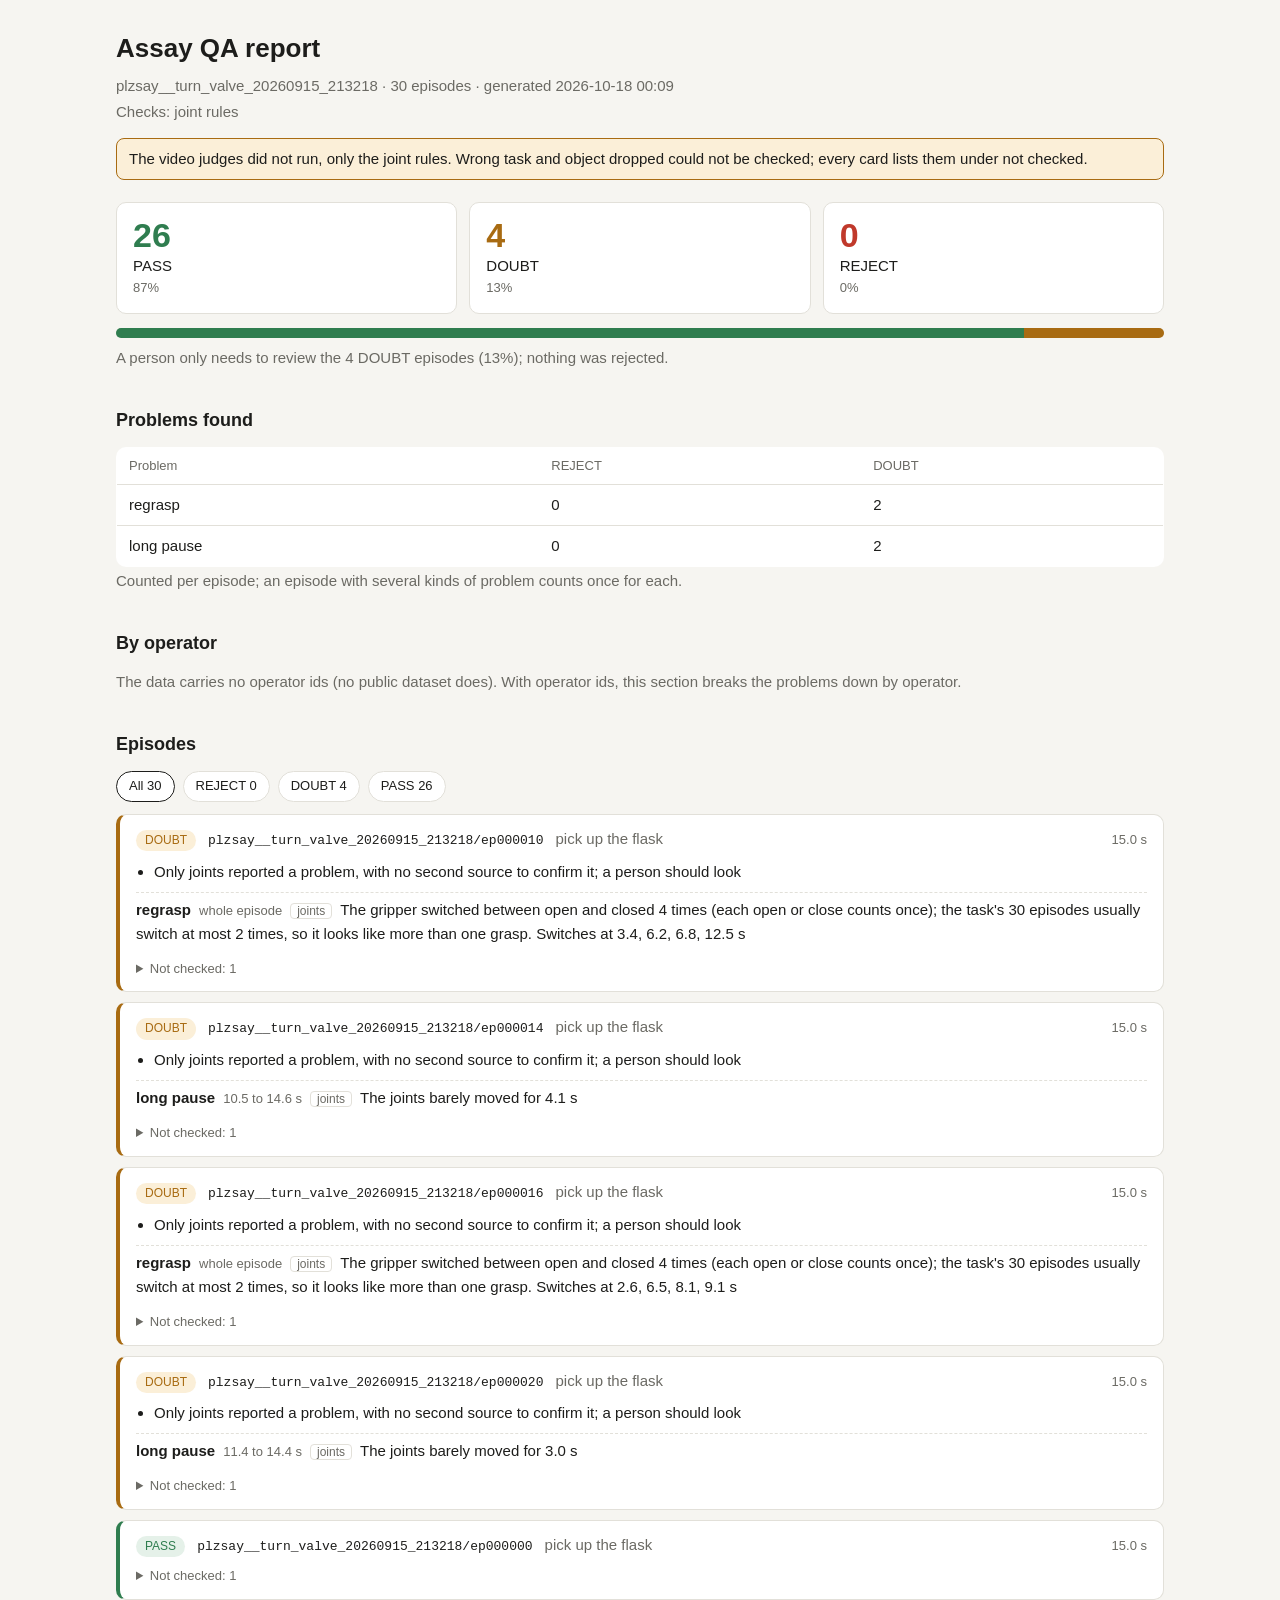
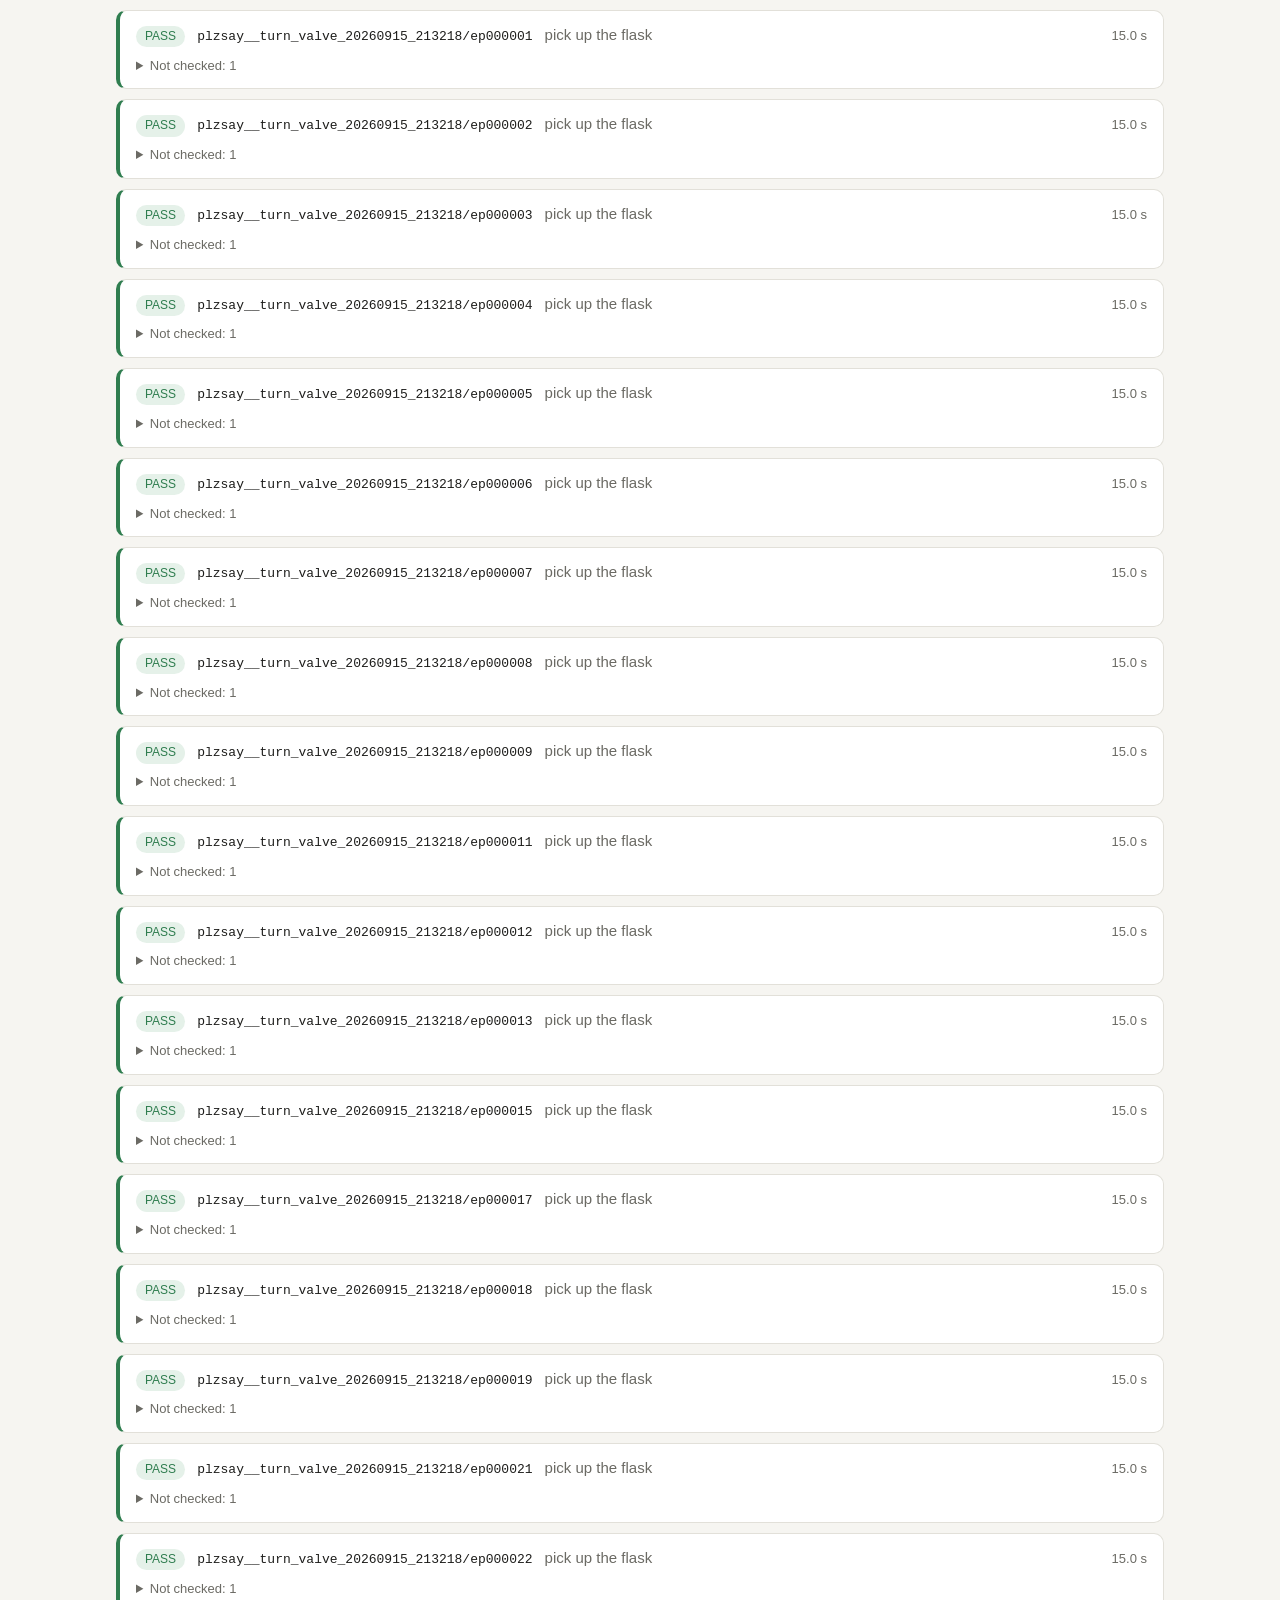
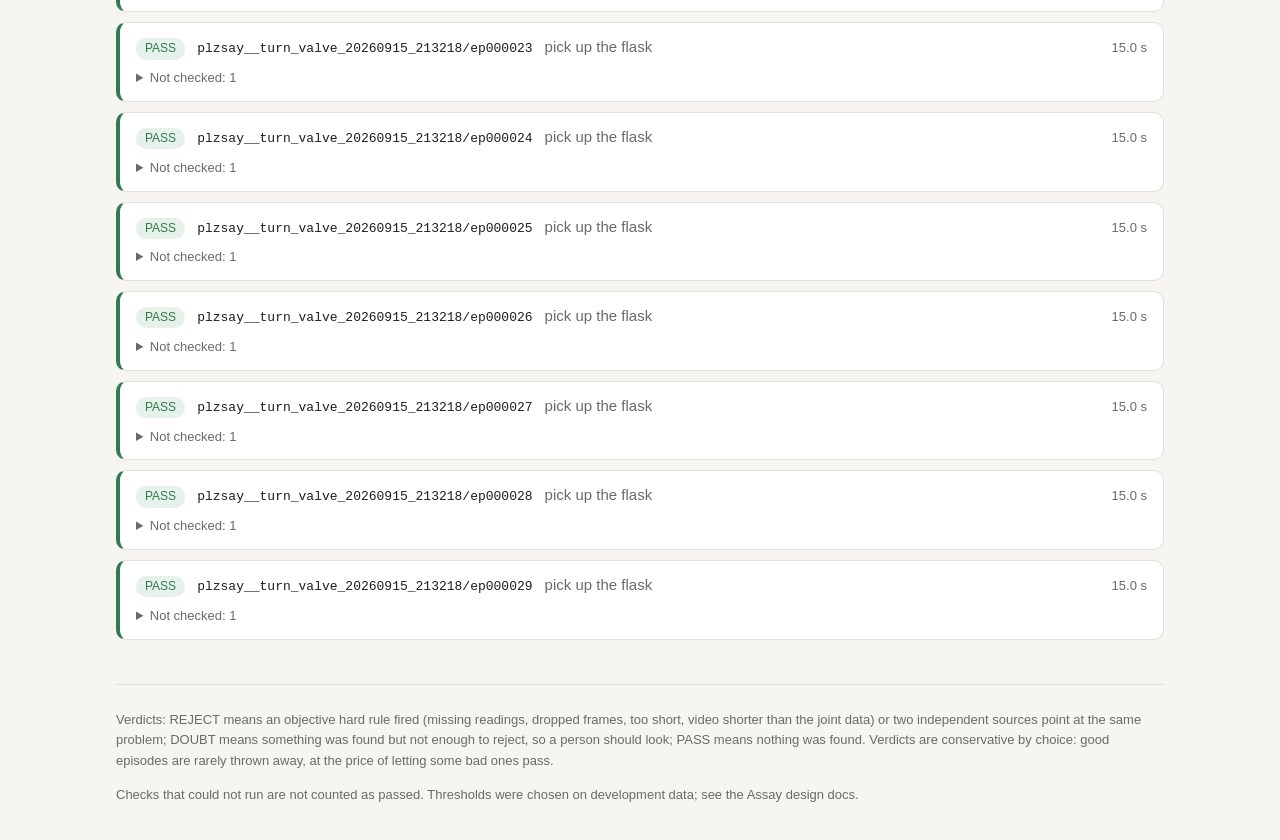
<file: examples/valve.en.html>
<!doctype html>
<html lang="en"><head><meta charset="utf-8"><meta name="viewport" content="width=device-width, initial-scale=1"><title>Assay QA report · plzsay__turn_valve_20260915_213218</title><style>
:root{--bg:#f6f5f1;--fg:#1d1d1b;--muted:#6b6a64;--card:#fff;--line:#e2e0d9;--curve:#2b5cab;
--pass:#2f7d4f;--doubt:#a86b12;--reject:#c0392b;--pass-bg:#e5f1e9;--doubt-bg:#fbefd8;--reject-bg:#f9e2de}
@media (prefers-color-scheme:dark){:root{--bg:#161615;--fg:#ecebe6;--muted:#9a9993;--card:#1f1f1d;--line:#34342f;
--curve:#7aa7ef;--pass:#5cbf86;--doubt:#e0a640;--reject:#ef6f61;--pass-bg:#1c3125;--doubt-bg:#3a2d15;--reject-bg:#3d1f1b}}
*{box-sizing:border-box}
body{margin:0 auto;max-width:1080px;padding:28px 16px 40px;background:var(--bg);color:var(--fg);
font:15px/1.6 -apple-system,"PingFang SC","Microsoft YaHei","Noto Sans CJK SC",sans-serif}
h1{font-size:26px;margin:0 0 4px}
h2{font-size:18px;margin:36px 0 12px}
.sub,.note{color:var(--muted);margin:2px 0}
.banner{background:var(--doubt-bg);border:1px solid var(--doubt);border-radius:8px;padding:8px 12px;margin:14px 0 0}
.tiles{display:grid;grid-template-columns:repeat(3,1fr);gap:12px;margin-top:22px}
.tile{background:var(--card);border:1px solid var(--line);border-radius:10px;padding:14px 16px;display:flex;flex-direction:column}
.tile b{font-size:34px;line-height:1.1;font-variant-numeric:tabular-nums}
.tile.pass b{color:var(--pass)}.tile.doubt b{color:var(--doubt)}.tile.reject b{color:var(--reject)}
.tile em{font-style:normal;color:var(--muted);font-size:13px}
.bar{display:flex;height:10px;border-radius:5px;overflow:hidden;margin:14px 0 8px;background:var(--line)}
.bar i.pass{background:var(--pass)}.bar i.doubt{background:var(--doubt)}.bar i.reject{background:var(--reject)}
table{border-collapse:collapse;width:100%;background:var(--card);border:1px solid var(--line);border-radius:10px;overflow:hidden}
th,td{text-align:left;padding:8px 12px;border-bottom:1px solid var(--line);font-variant-numeric:tabular-nums}
th{color:var(--muted);font-weight:500;font-size:13px}
.filters{display:flex;gap:8px;flex-wrap:wrap;margin-bottom:12px}
.filters button{font:inherit;font-size:13px;padding:4px 12px;border-radius:999px;border:1px solid var(--line);
background:var(--card);color:var(--fg);cursor:pointer}
.filters button.on{border-color:var(--fg)}
.cards{display:flex;flex-direction:column;gap:10px}
.card{background:var(--card);border:1px solid var(--line);border-left:4px solid var(--line);border-radius:10px;padding:12px 16px}
.card.pass{border-left-color:var(--pass)}.card.doubt{border-left-color:var(--doubt)}.card.reject{border-left-color:var(--reject)}
.head{display:flex;flex-wrap:wrap;align-items:baseline;gap:6px 12px}
.badge{font-size:12px;padding:1px 9px;border-radius:999px;white-space:nowrap}
.badge.pass{background:var(--pass-bg);color:var(--pass)}.badge.doubt{background:var(--doubt-bg);color:var(--doubt)}
.badge.reject{background:var(--reject-bg);color:var(--reject)}
code{font-family:ui-monospace,Consolas,monospace;font-size:13px;overflow-wrap:anywhere}
.task{color:var(--muted)}.dur{color:var(--muted);font-size:13px;margin-left:auto}
.reasons{margin:8px 0 0;padding-left:18px}
.findings{list-style:none;margin:8px 0 0;padding:0}
.findings li{padding:5px 0;border-top:1px dashed var(--line)}
.cause{font-weight:600;margin-right:8px}.when{color:var(--muted);font-size:13px;margin-right:8px}
.src{color:var(--muted);font-size:12px;margin-right:8px;padding:0 6px;border:1px solid var(--line);border-radius:4px}
.spark{margin:10px 0 0}
.spark svg{width:100%;max-width:440px;height:56px;display:block;background:var(--bg);border-radius:6px}
.spark polyline{fill:none;stroke:var(--curve);stroke-width:2;vector-effect:non-scaling-stroke}
.spark rect.mark{opacity:.28}.spark rect.mark.doubt{fill:var(--doubt)}.spark rect.mark.reject{fill:var(--reject)}
.shots{display:grid;grid-template-columns:repeat(auto-fill,minmax(min(140px,45%),1fr));gap:6px;margin:10px 0 0;max-width:760px}
.shots figure{margin:0}.shots img{width:100%;height:auto;display:block;border-radius:6px;background:var(--line)}
figcaption{color:var(--muted);font-size:12px}
details{margin-top:8px;color:var(--muted);font-size:13px}
details ul{margin:4px 0 0;padding-left:18px}
footer{margin-top:44px;color:var(--muted);font-size:13px;border-top:1px solid var(--line);padding-top:12px}
@media (max-width:600px){.tiles{grid-template-columns:1fr}.dur{margin-left:0}}
</style></head><body><header><h1>Assay QA report</h1><p class="sub">plzsay__turn_valve_20260915_213218 · 30 episodes · generated 2026-10-18 00:09</p><p class="sub">Checks: joint rules</p><p class="banner">The video judges did not run, only the joint rules. Wrong task and object dropped could not be checked; every card lists them under not checked.</p></header><section class="funnel"><div class="tiles"><div class="tile pass"><b>26</b><span>PASS</span><em>87%</em></div><div class="tile doubt"><b>4</b><span>DOUBT</span><em>13%</em></div><div class="tile reject"><b>0</b><span>REJECT</span><em>0%</em></div></div><div class="bar"><i class="pass" style="width:86.67%"></i><i class="doubt" style="width:13.33%"></i></div><p class="note">A person only needs to review the 4 DOUBT episodes (13%); nothing was rejected.</p></section><section><h2>Problems found</h2><table class="causes"><thead><tr><th>Problem</th><th>REJECT</th><th>DOUBT</th></tr></thead><tbody><tr><td>regrasp</td><td>0</td><td>2</td></tr><tr><td>long pause</td><td>0</td><td>2</td></tr></tbody></table><p class="note">Counted per episode; an episode with several kinds of problem counts once for each.</p></section><section><h2>By operator</h2><p class="note">The data carries no operator ids (no public dataset does). With operator ids, this section breaks the problems down by operator.</p></section><section><h2>Episodes</h2><nav class="filters"><button type="button" data-f="all" class="on">All 30</button><button type="button" data-f="reject">REJECT 0</button><button type="button" data-f="doubt">DOUBT 4</button><button type="button" data-f="pass">PASS 26</button></nav><div class="cards"><article class="card doubt" data-label="doubt"><div class="head"><span class="badge doubt">DOUBT</span><code>plzsay__turn_valve_20260915_213218/ep000010</code><span class="task">pick up the flask</span><span class="dur">15.0 s</span></div><ul class="reasons"><li>Only joints reported a problem, with no second source to confirm it; a person should look</li></ul><ul class="findings"><li><span class="cause">regrasp</span><span class="when">whole episode</span><span class="src">joints</span>The gripper switched between open and closed 4 times (each open or close counts once); the task&#x27;s 30 episodes usually switch at most 2 times, so it looks like more than one grasp. Switches at 3.4, 6.2, 6.8, 12.5 s</li></ul><details><summary>Not checked: 1</summary><ul><li>video judges: The video judges did not run (no GPU, or no cached results)</li></ul></details></article><article class="card doubt" data-label="doubt"><div class="head"><span class="badge doubt">DOUBT</span><code>plzsay__turn_valve_20260915_213218/ep000014</code><span class="task">pick up the flask</span><span class="dur">15.0 s</span></div><ul class="reasons"><li>Only joints reported a problem, with no second source to confirm it; a person should look</li></ul><ul class="findings"><li><span class="cause">long pause</span><span class="when">10.5 to 14.6 s</span><span class="src">joints</span>The joints barely moved for 4.1 s</li></ul><details><summary>Not checked: 1</summary><ul><li>video judges: The video judges did not run (no GPU, or no cached results)</li></ul></details></article><article class="card doubt" data-label="doubt"><div class="head"><span class="badge doubt">DOUBT</span><code>plzsay__turn_valve_20260915_213218/ep000016</code><span class="task">pick up the flask</span><span class="dur">15.0 s</span></div><ul class="reasons"><li>Only joints reported a problem, with no second source to confirm it; a person should look</li></ul><ul class="findings"><li><span class="cause">regrasp</span><span class="when">whole episode</span><span class="src">joints</span>The gripper switched between open and closed 4 times (each open or close counts once); the task&#x27;s 30 episodes usually switch at most 2 times, so it looks like more than one grasp. Switches at 2.6, 6.5, 8.1, 9.1 s</li></ul><details><summary>Not checked: 1</summary><ul><li>video judges: The video judges did not run (no GPU, or no cached results)</li></ul></details></article><article class="card doubt" data-label="doubt"><div class="head"><span class="badge doubt">DOUBT</span><code>plzsay__turn_valve_20260915_213218/ep000020</code><span class="task">pick up the flask</span><span class="dur">15.0 s</span></div><ul class="reasons"><li>Only joints reported a problem, with no second source to confirm it; a person should look</li></ul><ul class="findings"><li><span class="cause">long pause</span><span class="when">11.4 to 14.4 s</span><span class="src">joints</span>The joints barely moved for 3.0 s</li></ul><details><summary>Not checked: 1</summary><ul><li>video judges: The video judges did not run (no GPU, or no cached results)</li></ul></details></article><article class="card pass" data-label="pass"><div class="head"><span class="badge pass">PASS</span><code>plzsay__turn_valve_20260915_213218/ep000000</code><span class="task">pick up the flask</span><span class="dur">15.0 s</span></div><details><summary>Not checked: 1</summary><ul><li>video judges: The video judges did not run (no GPU, or no cached results)</li></ul></details></article><article class="card pass" data-label="pass"><div class="head"><span class="badge pass">PASS</span><code>plzsay__turn_valve_20260915_213218/ep000001</code><span class="task">pick up the flask</span><span class="dur">15.0 s</span></div><details><summary>Not checked: 1</summary><ul><li>video judges: The video judges did not run (no GPU, or no cached results)</li></ul></details></article><article class="card pass" data-label="pass"><div class="head"><span class="badge pass">PASS</span><code>plzsay__turn_valve_20260915_213218/ep000002</code><span class="task">pick up the flask</span><span class="dur">15.0 s</span></div><details><summary>Not checked: 1</summary><ul><li>video judges: The video judges did not run (no GPU, or no cached results)</li></ul></details></article><article class="card pass" data-label="pass"><div class="head"><span class="badge pass">PASS</span><code>plzsay__turn_valve_20260915_213218/ep000003</code><span class="task">pick up the flask</span><span class="dur">15.0 s</span></div><details><summary>Not checked: 1</summary><ul><li>video judges: The video judges did not run (no GPU, or no cached results)</li></ul></details></article><article class="card pass" data-label="pass"><div class="head"><span class="badge pass">PASS</span><code>plzsay__turn_valve_20260915_213218/ep000004</code><span class="task">pick up the flask</span><span class="dur">15.0 s</span></div><details><summary>Not checked: 1</summary><ul><li>video judges: The video judges did not run (no GPU, or no cached results)</li></ul></details></article><article class="card pass" data-label="pass"><div class="head"><span class="badge pass">PASS</span><code>plzsay__turn_valve_20260915_213218/ep000005</code><span class="task">pick up the flask</span><span class="dur">15.0 s</span></div><details><summary>Not checked: 1</summary><ul><li>video judges: The video judges did not run (no GPU, or no cached results)</li></ul></details></article><article class="card pass" data-label="pass"><div class="head"><span class="badge pass">PASS</span><code>plzsay__turn_valve_20260915_213218/ep000006</code><span class="task">pick up the flask</span><span class="dur">15.0 s</span></div><details><summary>Not checked: 1</summary><ul><li>video judges: The video judges did not run (no GPU, or no cached results)</li></ul></details></article><article class="card pass" data-label="pass"><div class="head"><span class="badge pass">PASS</span><code>plzsay__turn_valve_20260915_213218/ep000007</code><span class="task">pick up the flask</span><span class="dur">15.0 s</span></div><details><summary>Not checked: 1</summary><ul><li>video judges: The video judges did not run (no GPU, or no cached results)</li></ul></details></article><article class="card pass" data-label="pass"><div class="head"><span class="badge pass">PASS</span><code>plzsay__turn_valve_20260915_213218/ep000008</code><span class="task">pick up the flask</span><span class="dur">15.0 s</span></div><details><summary>Not checked: 1</summary><ul><li>video judges: The video judges did not run (no GPU, or no cached results)</li></ul></details></article><article class="card pass" data-label="pass"><div class="head"><span class="badge pass">PASS</span><code>plzsay__turn_valve_20260915_213218/ep000009</code><span class="task">pick up the flask</span><span class="dur">15.0 s</span></div><details><summary>Not checked: 1</summary><ul><li>video judges: The video judges did not run (no GPU, or no cached results)</li></ul></details></article><article class="card pass" data-label="pass"><div class="head"><span class="badge pass">PASS</span><code>plzsay__turn_valve_20260915_213218/ep000011</code><span class="task">pick up the flask</span><span class="dur">15.0 s</span></div><details><summary>Not checked: 1</summary><ul><li>video judges: The video judges did not run (no GPU, or no cached results)</li></ul></details></article><article class="card pass" data-label="pass"><div class="head"><span class="badge pass">PASS</span><code>plzsay__turn_valve_20260915_213218/ep000012</code><span class="task">pick up the flask</span><span class="dur">15.0 s</span></div><details><summary>Not checked: 1</summary><ul><li>video judges: The video judges did not run (no GPU, or no cached results)</li></ul></details></article><article class="card pass" data-label="pass"><div class="head"><span class="badge pass">PASS</span><code>plzsay__turn_valve_20260915_213218/ep000013</code><span class="task">pick up the flask</span><span class="dur">15.0 s</span></div><details><summary>Not checked: 1</summary><ul><li>video judges: The video judges did not run (no GPU, or no cached results)</li></ul></details></article><article class="card pass" data-label="pass"><div class="head"><span class="badge pass">PASS</span><code>plzsay__turn_valve_20260915_213218/ep000015</code><span class="task">pick up the flask</span><span class="dur">15.0 s</span></div><details><summary>Not checked: 1</summary><ul><li>video judges: The video judges did not run (no GPU, or no cached results)</li></ul></details></article><article class="card pass" data-label="pass"><div class="head"><span class="badge pass">PASS</span><code>plzsay__turn_valve_20260915_213218/ep000017</code><span class="task">pick up the flask</span><span class="dur">15.0 s</span></div><details><summary>Not checked: 1</summary><ul><li>video judges: The video judges did not run (no GPU, or no cached results)</li></ul></details></article><article class="card pass" data-label="pass"><div class="head"><span class="badge pass">PASS</span><code>plzsay__turn_valve_20260915_213218/ep000018</code><span class="task">pick up the flask</span><span class="dur">15.0 s</span></div><details><summary>Not checked: 1</summary><ul><li>video judges: The video judges did not run (no GPU, or no cached results)</li></ul></details></article><article class="card pass" data-label="pass"><div class="head"><span class="badge pass">PASS</span><code>plzsay__turn_valve_20260915_213218/ep000019</code><span class="task">pick up the flask</span><span class="dur">15.0 s</span></div><details><summary>Not checked: 1</summary><ul><li>video judges: The video judges did not run (no GPU, or no cached results)</li></ul></details></article><article class="card pass" data-label="pass"><div class="head"><span class="badge pass">PASS</span><code>plzsay__turn_valve_20260915_213218/ep000021</code><span class="task">pick up the flask</span><span class="dur">15.0 s</span></div><details><summary>Not checked: 1</summary><ul><li>video judges: The video judges did not run (no GPU, or no cached results)</li></ul></details></article><article class="card pass" data-label="pass"><div class="head"><span class="badge pass">PASS</span><code>plzsay__turn_valve_20260915_213218/ep000022</code><span class="task">pick up the flask</span><span class="dur">15.0 s</span></div><details><summary>Not checked: 1</summary><ul><li>video judges: The video judges did not run (no GPU, or no cached results)</li></ul></details></article><article class="card pass" data-label="pass"><div class="head"><span class="badge pass">PASS</span><code>plzsay__turn_valve_20260915_213218/ep000023</code><span class="task">pick up the flask</span><span class="dur">15.0 s</span></div><details><summary>Not checked: 1</summary><ul><li>video judges: The video judges did not run (no GPU, or no cached results)</li></ul></details></article><article class="card pass" data-label="pass"><div class="head"><span class="badge pass">PASS</span><code>plzsay__turn_valve_20260915_213218/ep000024</code><span class="task">pick up the flask</span><span class="dur">15.0 s</span></div><details><summary>Not checked: 1</summary><ul><li>video judges: The video judges did not run (no GPU, or no cached results)</li></ul></details></article><article class="card pass" data-label="pass"><div class="head"><span class="badge pass">PASS</span><code>plzsay__turn_valve_20260915_213218/ep000025</code><span class="task">pick up the flask</span><span class="dur">15.0 s</span></div><details><summary>Not checked: 1</summary><ul><li>video judges: The video judges did not run (no GPU, or no cached results)</li></ul></details></article><article class="card pass" data-label="pass"><div class="head"><span class="badge pass">PASS</span><code>plzsay__turn_valve_20260915_213218/ep000026</code><span class="task">pick up the flask</span><span class="dur">15.0 s</span></div><details><summary>Not checked: 1</summary><ul><li>video judges: The video judges did not run (no GPU, or no cached results)</li></ul></details></article><article class="card pass" data-label="pass"><div class="head"><span class="badge pass">PASS</span><code>plzsay__turn_valve_20260915_213218/ep000027</code><span class="task">pick up the flask</span><span class="dur">15.0 s</span></div><details><summary>Not checked: 1</summary><ul><li>video judges: The video judges did not run (no GPU, or no cached results)</li></ul></details></article><article class="card pass" data-label="pass"><div class="head"><span class="badge pass">PASS</span><code>plzsay__turn_valve_20260915_213218/ep000028</code><span class="task">pick up the flask</span><span class="dur">15.0 s</span></div><details><summary>Not checked: 1</summary><ul><li>video judges: The video judges did not run (no GPU, or no cached results)</li></ul></details></article><article class="card pass" data-label="pass"><div class="head"><span class="badge pass">PASS</span><code>plzsay__turn_valve_20260915_213218/ep000029</code><span class="task">pick up the flask</span><span class="dur">15.0 s</span></div><details><summary>Not checked: 1</summary><ul><li>video judges: The video judges did not run (no GPU, or no cached results)</li></ul></details></article></div></section><footer><p>Verdicts: REJECT means an objective hard rule fired (missing readings, dropped frames, too short, video shorter than the joint data) or two independent sources point at the same problem; DOUBT means something was found but not enough to reject, so a person should look; PASS means nothing was found. Verdicts are conservative by choice: good episodes are rarely thrown away, at the price of letting some bad ones pass.</p><p>Checks that could not run are not counted as passed. Thresholds were chosen on development data; see the Assay design docs.</p></footer><script>
document.querySelectorAll(".filters button").forEach(function (b) {
  b.addEventListener("click", function () {
    document.querySelectorAll(".filters button").forEach(function (x) { x.classList.toggle("on", x === b); });
    document.querySelectorAll(".card").forEach(function (c) {
      c.hidden = b.dataset.f !== "all" && c.dataset.label !== b.dataset.f;
    });
  });
});
</script></body></html>
</file>
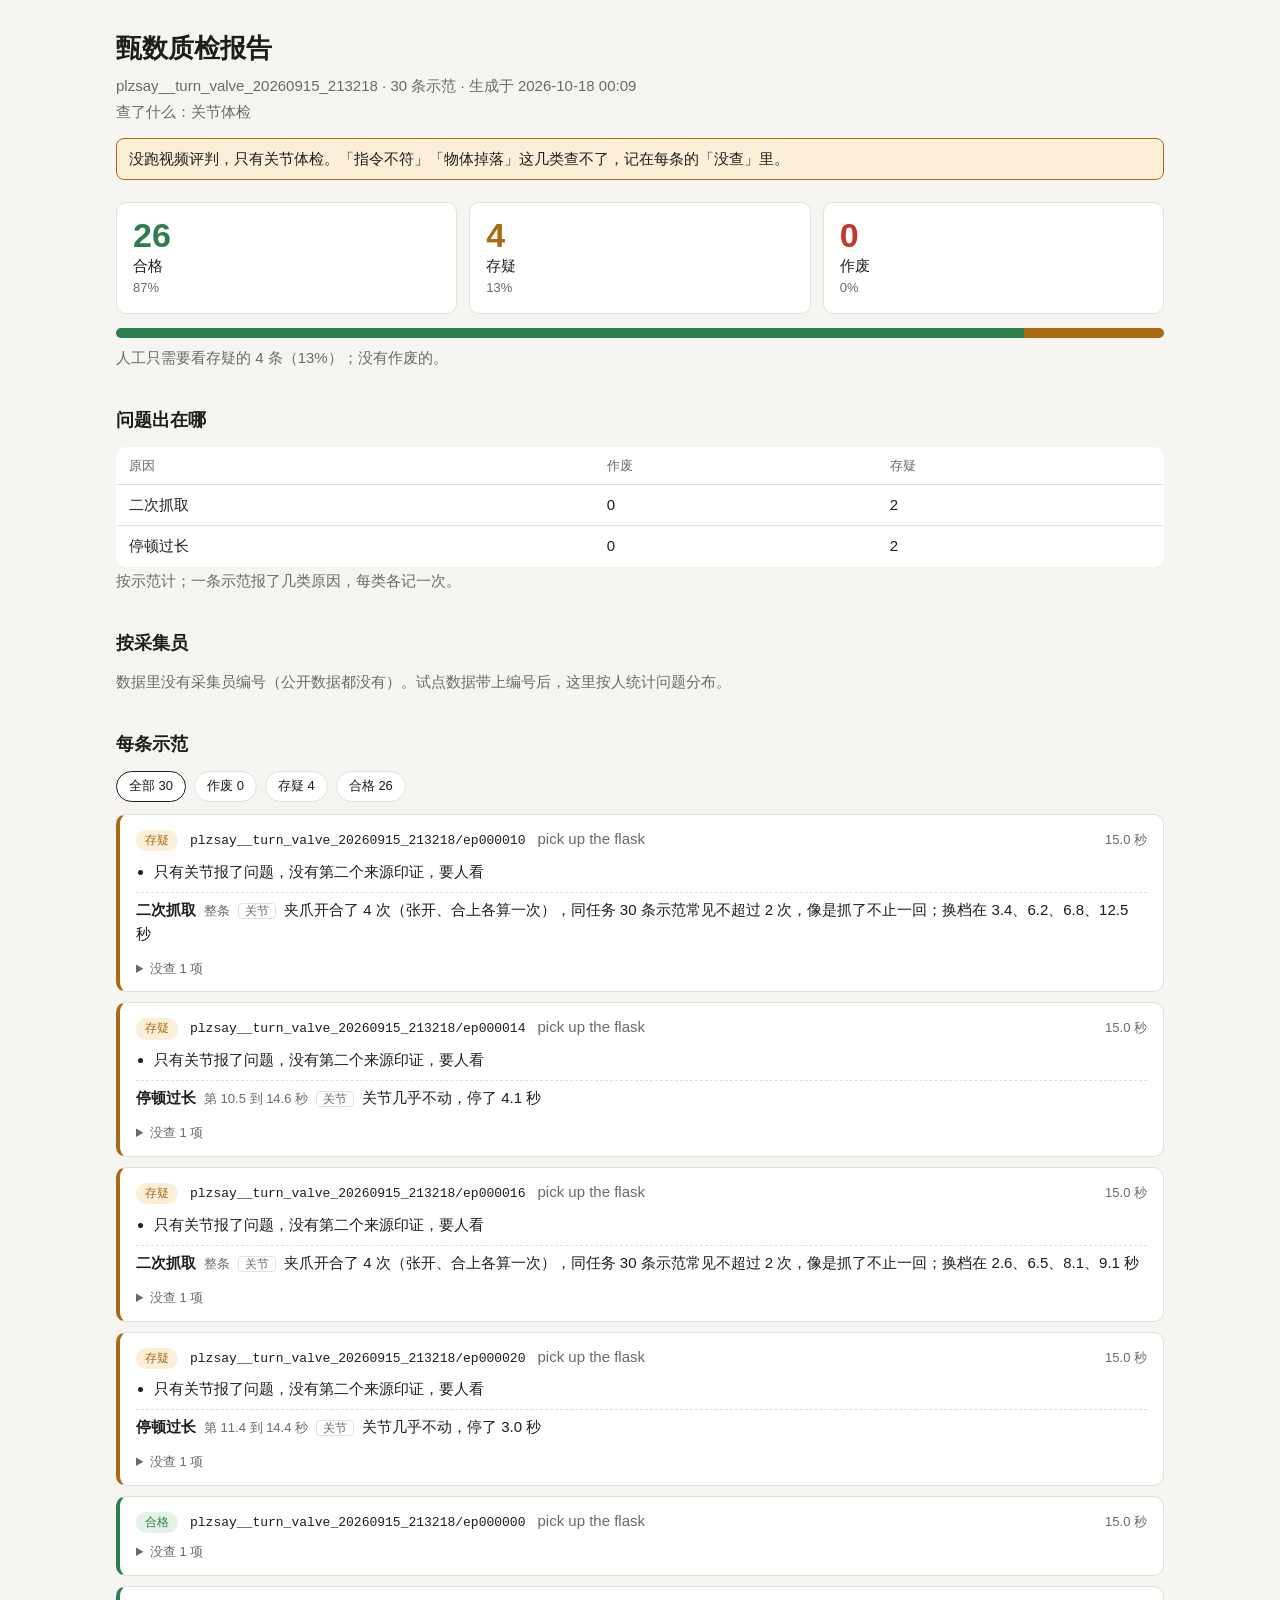
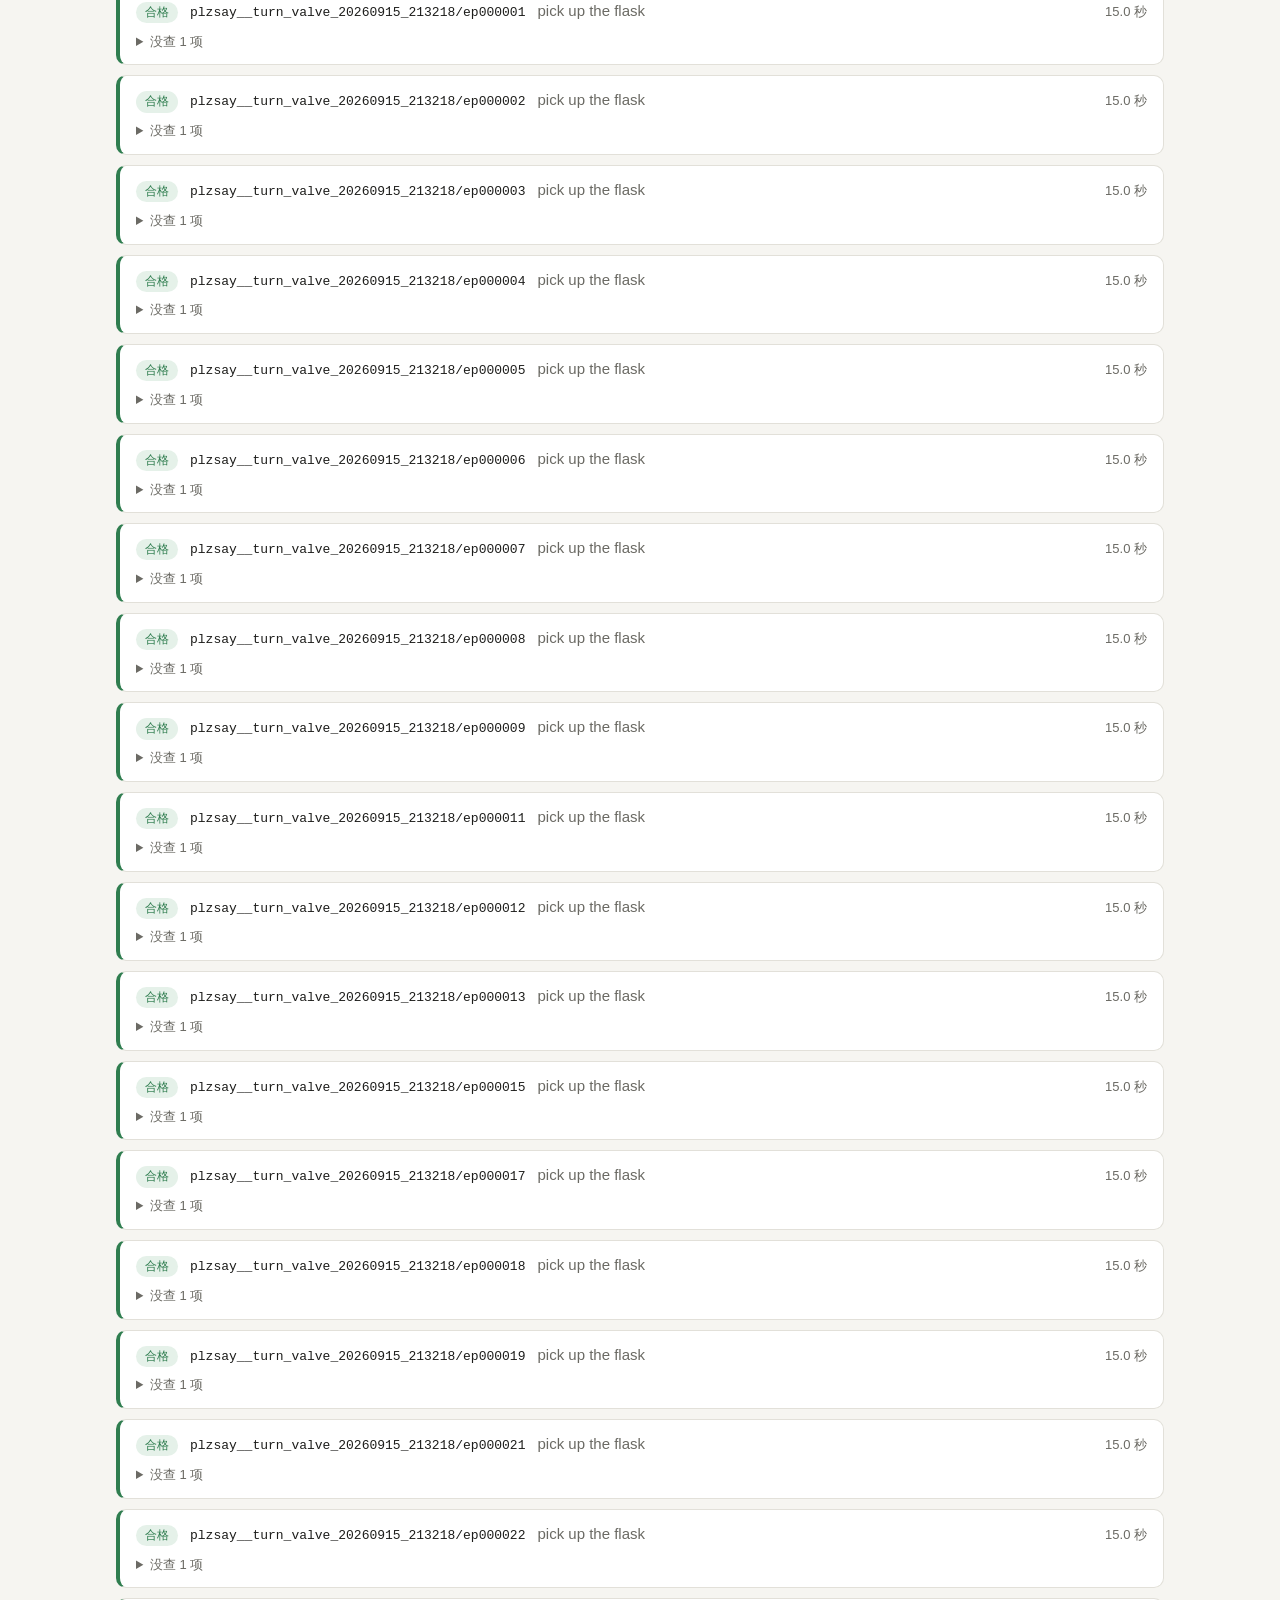
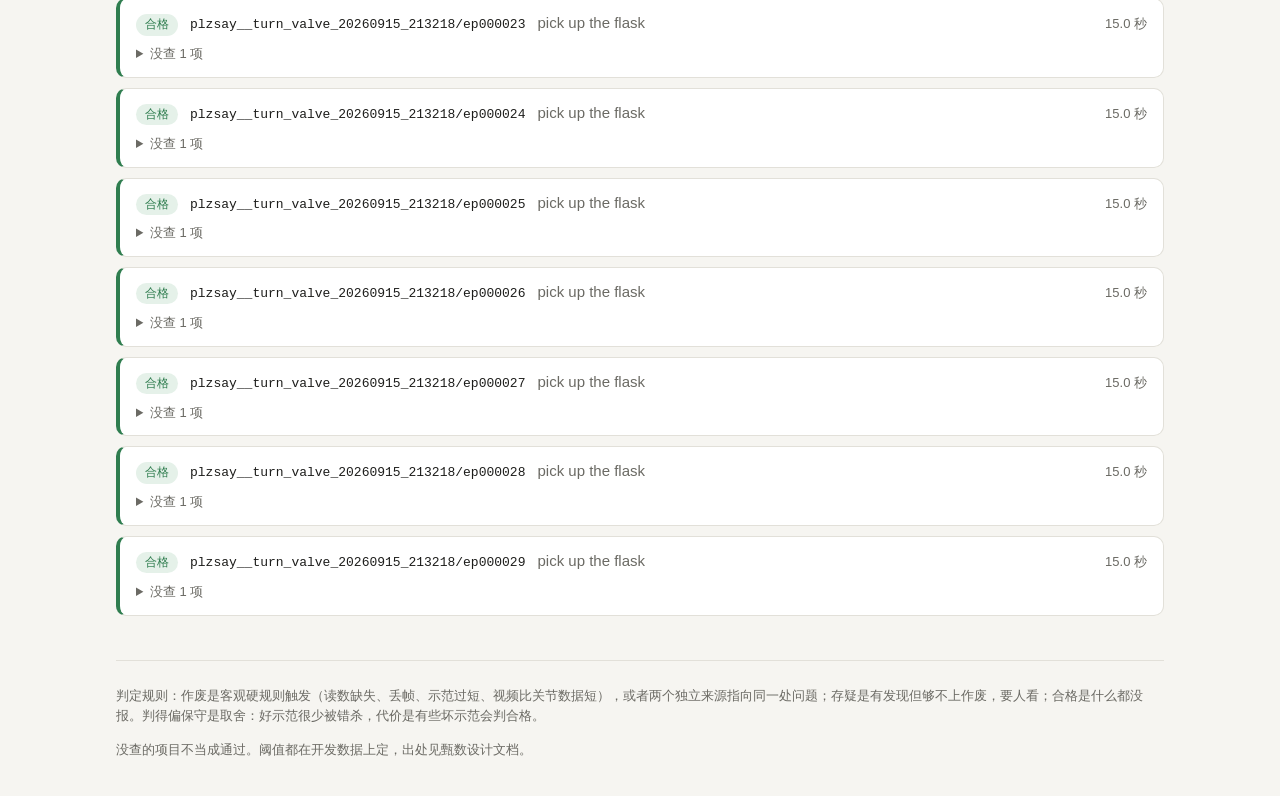
<file: examples/valve.zh.html>
<!doctype html>
<html lang="zh-CN"><head><meta charset="utf-8"><meta name="viewport" content="width=device-width, initial-scale=1"><title>甄数质检报告 · plzsay__turn_valve_20260915_213218</title><style>
:root{--bg:#f6f5f1;--fg:#1d1d1b;--muted:#6b6a64;--card:#fff;--line:#e2e0d9;--curve:#2b5cab;
--pass:#2f7d4f;--doubt:#a86b12;--reject:#c0392b;--pass-bg:#e5f1e9;--doubt-bg:#fbefd8;--reject-bg:#f9e2de}
@media (prefers-color-scheme:dark){:root{--bg:#161615;--fg:#ecebe6;--muted:#9a9993;--card:#1f1f1d;--line:#34342f;
--curve:#7aa7ef;--pass:#5cbf86;--doubt:#e0a640;--reject:#ef6f61;--pass-bg:#1c3125;--doubt-bg:#3a2d15;--reject-bg:#3d1f1b}}
*{box-sizing:border-box}
body{margin:0 auto;max-width:1080px;padding:28px 16px 40px;background:var(--bg);color:var(--fg);
font:15px/1.6 -apple-system,"PingFang SC","Microsoft YaHei","Noto Sans CJK SC",sans-serif}
h1{font-size:26px;margin:0 0 4px}
h2{font-size:18px;margin:36px 0 12px}
.sub,.note{color:var(--muted);margin:2px 0}
.banner{background:var(--doubt-bg);border:1px solid var(--doubt);border-radius:8px;padding:8px 12px;margin:14px 0 0}
.tiles{display:grid;grid-template-columns:repeat(3,1fr);gap:12px;margin-top:22px}
.tile{background:var(--card);border:1px solid var(--line);border-radius:10px;padding:14px 16px;display:flex;flex-direction:column}
.tile b{font-size:34px;line-height:1.1;font-variant-numeric:tabular-nums}
.tile.pass b{color:var(--pass)}.tile.doubt b{color:var(--doubt)}.tile.reject b{color:var(--reject)}
.tile em{font-style:normal;color:var(--muted);font-size:13px}
.bar{display:flex;height:10px;border-radius:5px;overflow:hidden;margin:14px 0 8px;background:var(--line)}
.bar i.pass{background:var(--pass)}.bar i.doubt{background:var(--doubt)}.bar i.reject{background:var(--reject)}
table{border-collapse:collapse;width:100%;background:var(--card);border:1px solid var(--line);border-radius:10px;overflow:hidden}
th,td{text-align:left;padding:8px 12px;border-bottom:1px solid var(--line);font-variant-numeric:tabular-nums}
th{color:var(--muted);font-weight:500;font-size:13px}
.filters{display:flex;gap:8px;flex-wrap:wrap;margin-bottom:12px}
.filters button{font:inherit;font-size:13px;padding:4px 12px;border-radius:999px;border:1px solid var(--line);
background:var(--card);color:var(--fg);cursor:pointer}
.filters button.on{border-color:var(--fg)}
.cards{display:flex;flex-direction:column;gap:10px}
.card{background:var(--card);border:1px solid var(--line);border-left:4px solid var(--line);border-radius:10px;padding:12px 16px}
.card.pass{border-left-color:var(--pass)}.card.doubt{border-left-color:var(--doubt)}.card.reject{border-left-color:var(--reject)}
.head{display:flex;flex-wrap:wrap;align-items:baseline;gap:6px 12px}
.badge{font-size:12px;padding:1px 9px;border-radius:999px;white-space:nowrap}
.badge.pass{background:var(--pass-bg);color:var(--pass)}.badge.doubt{background:var(--doubt-bg);color:var(--doubt)}
.badge.reject{background:var(--reject-bg);color:var(--reject)}
code{font-family:ui-monospace,Consolas,monospace;font-size:13px;overflow-wrap:anywhere}
.task{color:var(--muted)}.dur{color:var(--muted);font-size:13px;margin-left:auto}
.reasons{margin:8px 0 0;padding-left:18px}
.findings{list-style:none;margin:8px 0 0;padding:0}
.findings li{padding:5px 0;border-top:1px dashed var(--line)}
.cause{font-weight:600;margin-right:8px}.when{color:var(--muted);font-size:13px;margin-right:8px}
.src{color:var(--muted);font-size:12px;margin-right:8px;padding:0 6px;border:1px solid var(--line);border-radius:4px}
.spark{margin:10px 0 0}
.spark svg{width:100%;max-width:440px;height:56px;display:block;background:var(--bg);border-radius:6px}
.spark polyline{fill:none;stroke:var(--curve);stroke-width:2;vector-effect:non-scaling-stroke}
.spark rect.mark{opacity:.28}.spark rect.mark.doubt{fill:var(--doubt)}.spark rect.mark.reject{fill:var(--reject)}
.shots{display:grid;grid-template-columns:repeat(auto-fill,minmax(min(140px,45%),1fr));gap:6px;margin:10px 0 0;max-width:760px}
.shots figure{margin:0}.shots img{width:100%;height:auto;display:block;border-radius:6px;background:var(--line)}
figcaption{color:var(--muted);font-size:12px}
details{margin-top:8px;color:var(--muted);font-size:13px}
details ul{margin:4px 0 0;padding-left:18px}
footer{margin-top:44px;color:var(--muted);font-size:13px;border-top:1px solid var(--line);padding-top:12px}
@media (max-width:600px){.tiles{grid-template-columns:1fr}.dur{margin-left:0}}
</style></head><body><header><h1>甄数质检报告</h1><p class="sub">plzsay__turn_valve_20260915_213218 · 30 条示范 · 生成于 2026-10-18 00:09</p><p class="sub">查了什么：关节体检</p><p class="banner">没跑视频评判，只有关节体检。「指令不符」「物体掉落」这几类查不了，记在每条的「没查」里。</p></header><section class="funnel"><div class="tiles"><div class="tile pass"><b>26</b><span>合格</span><em>87%</em></div><div class="tile doubt"><b>4</b><span>存疑</span><em>13%</em></div><div class="tile reject"><b>0</b><span>作废</span><em>0%</em></div></div><div class="bar"><i class="pass" style="width:86.67%"></i><i class="doubt" style="width:13.33%"></i></div><p class="note">人工只需要看存疑的 4 条（13%）；没有作废的。</p></section><section><h2>问题出在哪</h2><table class="causes"><thead><tr><th>原因</th><th>作废</th><th>存疑</th></tr></thead><tbody><tr><td>二次抓取</td><td>0</td><td>2</td></tr><tr><td>停顿过长</td><td>0</td><td>2</td></tr></tbody></table><p class="note">按示范计；一条示范报了几类原因，每类各记一次。</p></section><section><h2>按采集员</h2><p class="note">数据里没有采集员编号（公开数据都没有）。试点数据带上编号后，这里按人统计问题分布。</p></section><section><h2>每条示范</h2><nav class="filters"><button type="button" data-f="all" class="on">全部 30</button><button type="button" data-f="reject">作废 0</button><button type="button" data-f="doubt">存疑 4</button><button type="button" data-f="pass">合格 26</button></nav><div class="cards"><article class="card doubt" data-label="doubt"><div class="head"><span class="badge doubt">存疑</span><code>plzsay__turn_valve_20260915_213218/ep000010</code><span class="task">pick up the flask</span><span class="dur">15.0 秒</span></div><ul class="reasons"><li>只有关节报了问题，没有第二个来源印证，要人看</li></ul><ul class="findings"><li><span class="cause">二次抓取</span><span class="when">整条</span><span class="src">关节</span>夹爪开合了 4 次（张开、合上各算一次），同任务 30 条示范常见不超过 2 次，像是抓了不止一回；换档在 3.4、6.2、6.8、12.5 秒</li></ul><details><summary>没查 1 项</summary><ul><li>视频评判：没跑视频评判（没有 GPU，或者缓存里没有结果）</li></ul></details></article><article class="card doubt" data-label="doubt"><div class="head"><span class="badge doubt">存疑</span><code>plzsay__turn_valve_20260915_213218/ep000014</code><span class="task">pick up the flask</span><span class="dur">15.0 秒</span></div><ul class="reasons"><li>只有关节报了问题，没有第二个来源印证，要人看</li></ul><ul class="findings"><li><span class="cause">停顿过长</span><span class="when">第 10.5 到 14.6 秒</span><span class="src">关节</span>关节几乎不动，停了 4.1 秒</li></ul><details><summary>没查 1 项</summary><ul><li>视频评判：没跑视频评判（没有 GPU，或者缓存里没有结果）</li></ul></details></article><article class="card doubt" data-label="doubt"><div class="head"><span class="badge doubt">存疑</span><code>plzsay__turn_valve_20260915_213218/ep000016</code><span class="task">pick up the flask</span><span class="dur">15.0 秒</span></div><ul class="reasons"><li>只有关节报了问题，没有第二个来源印证，要人看</li></ul><ul class="findings"><li><span class="cause">二次抓取</span><span class="when">整条</span><span class="src">关节</span>夹爪开合了 4 次（张开、合上各算一次），同任务 30 条示范常见不超过 2 次，像是抓了不止一回；换档在 2.6、6.5、8.1、9.1 秒</li></ul><details><summary>没查 1 项</summary><ul><li>视频评判：没跑视频评判（没有 GPU，或者缓存里没有结果）</li></ul></details></article><article class="card doubt" data-label="doubt"><div class="head"><span class="badge doubt">存疑</span><code>plzsay__turn_valve_20260915_213218/ep000020</code><span class="task">pick up the flask</span><span class="dur">15.0 秒</span></div><ul class="reasons"><li>只有关节报了问题，没有第二个来源印证，要人看</li></ul><ul class="findings"><li><span class="cause">停顿过长</span><span class="when">第 11.4 到 14.4 秒</span><span class="src">关节</span>关节几乎不动，停了 3.0 秒</li></ul><details><summary>没查 1 项</summary><ul><li>视频评判：没跑视频评判（没有 GPU，或者缓存里没有结果）</li></ul></details></article><article class="card pass" data-label="pass"><div class="head"><span class="badge pass">合格</span><code>plzsay__turn_valve_20260915_213218/ep000000</code><span class="task">pick up the flask</span><span class="dur">15.0 秒</span></div><details><summary>没查 1 项</summary><ul><li>视频评判：没跑视频评判（没有 GPU，或者缓存里没有结果）</li></ul></details></article><article class="card pass" data-label="pass"><div class="head"><span class="badge pass">合格</span><code>plzsay__turn_valve_20260915_213218/ep000001</code><span class="task">pick up the flask</span><span class="dur">15.0 秒</span></div><details><summary>没查 1 项</summary><ul><li>视频评判：没跑视频评判（没有 GPU，或者缓存里没有结果）</li></ul></details></article><article class="card pass" data-label="pass"><div class="head"><span class="badge pass">合格</span><code>plzsay__turn_valve_20260915_213218/ep000002</code><span class="task">pick up the flask</span><span class="dur">15.0 秒</span></div><details><summary>没查 1 项</summary><ul><li>视频评判：没跑视频评判（没有 GPU，或者缓存里没有结果）</li></ul></details></article><article class="card pass" data-label="pass"><div class="head"><span class="badge pass">合格</span><code>plzsay__turn_valve_20260915_213218/ep000003</code><span class="task">pick up the flask</span><span class="dur">15.0 秒</span></div><details><summary>没查 1 项</summary><ul><li>视频评判：没跑视频评判（没有 GPU，或者缓存里没有结果）</li></ul></details></article><article class="card pass" data-label="pass"><div class="head"><span class="badge pass">合格</span><code>plzsay__turn_valve_20260915_213218/ep000004</code><span class="task">pick up the flask</span><span class="dur">15.0 秒</span></div><details><summary>没查 1 项</summary><ul><li>视频评判：没跑视频评判（没有 GPU，或者缓存里没有结果）</li></ul></details></article><article class="card pass" data-label="pass"><div class="head"><span class="badge pass">合格</span><code>plzsay__turn_valve_20260915_213218/ep000005</code><span class="task">pick up the flask</span><span class="dur">15.0 秒</span></div><details><summary>没查 1 项</summary><ul><li>视频评判：没跑视频评判（没有 GPU，或者缓存里没有结果）</li></ul></details></article><article class="card pass" data-label="pass"><div class="head"><span class="badge pass">合格</span><code>plzsay__turn_valve_20260915_213218/ep000006</code><span class="task">pick up the flask</span><span class="dur">15.0 秒</span></div><details><summary>没查 1 项</summary><ul><li>视频评判：没跑视频评判（没有 GPU，或者缓存里没有结果）</li></ul></details></article><article class="card pass" data-label="pass"><div class="head"><span class="badge pass">合格</span><code>plzsay__turn_valve_20260915_213218/ep000007</code><span class="task">pick up the flask</span><span class="dur">15.0 秒</span></div><details><summary>没查 1 项</summary><ul><li>视频评判：没跑视频评判（没有 GPU，或者缓存里没有结果）</li></ul></details></article><article class="card pass" data-label="pass"><div class="head"><span class="badge pass">合格</span><code>plzsay__turn_valve_20260915_213218/ep000008</code><span class="task">pick up the flask</span><span class="dur">15.0 秒</span></div><details><summary>没查 1 项</summary><ul><li>视频评判：没跑视频评判（没有 GPU，或者缓存里没有结果）</li></ul></details></article><article class="card pass" data-label="pass"><div class="head"><span class="badge pass">合格</span><code>plzsay__turn_valve_20260915_213218/ep000009</code><span class="task">pick up the flask</span><span class="dur">15.0 秒</span></div><details><summary>没查 1 项</summary><ul><li>视频评判：没跑视频评判（没有 GPU，或者缓存里没有结果）</li></ul></details></article><article class="card pass" data-label="pass"><div class="head"><span class="badge pass">合格</span><code>plzsay__turn_valve_20260915_213218/ep000011</code><span class="task">pick up the flask</span><span class="dur">15.0 秒</span></div><details><summary>没查 1 项</summary><ul><li>视频评判：没跑视频评判（没有 GPU，或者缓存里没有结果）</li></ul></details></article><article class="card pass" data-label="pass"><div class="head"><span class="badge pass">合格</span><code>plzsay__turn_valve_20260915_213218/ep000012</code><span class="task">pick up the flask</span><span class="dur">15.0 秒</span></div><details><summary>没查 1 项</summary><ul><li>视频评判：没跑视频评判（没有 GPU，或者缓存里没有结果）</li></ul></details></article><article class="card pass" data-label="pass"><div class="head"><span class="badge pass">合格</span><code>plzsay__turn_valve_20260915_213218/ep000013</code><span class="task">pick up the flask</span><span class="dur">15.0 秒</span></div><details><summary>没查 1 项</summary><ul><li>视频评判：没跑视频评判（没有 GPU，或者缓存里没有结果）</li></ul></details></article><article class="card pass" data-label="pass"><div class="head"><span class="badge pass">合格</span><code>plzsay__turn_valve_20260915_213218/ep000015</code><span class="task">pick up the flask</span><span class="dur">15.0 秒</span></div><details><summary>没查 1 项</summary><ul><li>视频评判：没跑视频评判（没有 GPU，或者缓存里没有结果）</li></ul></details></article><article class="card pass" data-label="pass"><div class="head"><span class="badge pass">合格</span><code>plzsay__turn_valve_20260915_213218/ep000017</code><span class="task">pick up the flask</span><span class="dur">15.0 秒</span></div><details><summary>没查 1 项</summary><ul><li>视频评判：没跑视频评判（没有 GPU，或者缓存里没有结果）</li></ul></details></article><article class="card pass" data-label="pass"><div class="head"><span class="badge pass">合格</span><code>plzsay__turn_valve_20260915_213218/ep000018</code><span class="task">pick up the flask</span><span class="dur">15.0 秒</span></div><details><summary>没查 1 项</summary><ul><li>视频评判：没跑视频评判（没有 GPU，或者缓存里没有结果）</li></ul></details></article><article class="card pass" data-label="pass"><div class="head"><span class="badge pass">合格</span><code>plzsay__turn_valve_20260915_213218/ep000019</code><span class="task">pick up the flask</span><span class="dur">15.0 秒</span></div><details><summary>没查 1 项</summary><ul><li>视频评判：没跑视频评判（没有 GPU，或者缓存里没有结果）</li></ul></details></article><article class="card pass" data-label="pass"><div class="head"><span class="badge pass">合格</span><code>plzsay__turn_valve_20260915_213218/ep000021</code><span class="task">pick up the flask</span><span class="dur">15.0 秒</span></div><details><summary>没查 1 项</summary><ul><li>视频评判：没跑视频评判（没有 GPU，或者缓存里没有结果）</li></ul></details></article><article class="card pass" data-label="pass"><div class="head"><span class="badge pass">合格</span><code>plzsay__turn_valve_20260915_213218/ep000022</code><span class="task">pick up the flask</span><span class="dur">15.0 秒</span></div><details><summary>没查 1 项</summary><ul><li>视频评判：没跑视频评判（没有 GPU，或者缓存里没有结果）</li></ul></details></article><article class="card pass" data-label="pass"><div class="head"><span class="badge pass">合格</span><code>plzsay__turn_valve_20260915_213218/ep000023</code><span class="task">pick up the flask</span><span class="dur">15.0 秒</span></div><details><summary>没查 1 项</summary><ul><li>视频评判：没跑视频评判（没有 GPU，或者缓存里没有结果）</li></ul></details></article><article class="card pass" data-label="pass"><div class="head"><span class="badge pass">合格</span><code>plzsay__turn_valve_20260915_213218/ep000024</code><span class="task">pick up the flask</span><span class="dur">15.0 秒</span></div><details><summary>没查 1 项</summary><ul><li>视频评判：没跑视频评判（没有 GPU，或者缓存里没有结果）</li></ul></details></article><article class="card pass" data-label="pass"><div class="head"><span class="badge pass">合格</span><code>plzsay__turn_valve_20260915_213218/ep000025</code><span class="task">pick up the flask</span><span class="dur">15.0 秒</span></div><details><summary>没查 1 项</summary><ul><li>视频评判：没跑视频评判（没有 GPU，或者缓存里没有结果）</li></ul></details></article><article class="card pass" data-label="pass"><div class="head"><span class="badge pass">合格</span><code>plzsay__turn_valve_20260915_213218/ep000026</code><span class="task">pick up the flask</span><span class="dur">15.0 秒</span></div><details><summary>没查 1 项</summary><ul><li>视频评判：没跑视频评判（没有 GPU，或者缓存里没有结果）</li></ul></details></article><article class="card pass" data-label="pass"><div class="head"><span class="badge pass">合格</span><code>plzsay__turn_valve_20260915_213218/ep000027</code><span class="task">pick up the flask</span><span class="dur">15.0 秒</span></div><details><summary>没查 1 项</summary><ul><li>视频评判：没跑视频评判（没有 GPU，或者缓存里没有结果）</li></ul></details></article><article class="card pass" data-label="pass"><div class="head"><span class="badge pass">合格</span><code>plzsay__turn_valve_20260915_213218/ep000028</code><span class="task">pick up the flask</span><span class="dur">15.0 秒</span></div><details><summary>没查 1 项</summary><ul><li>视频评判：没跑视频评判（没有 GPU，或者缓存里没有结果）</li></ul></details></article><article class="card pass" data-label="pass"><div class="head"><span class="badge pass">合格</span><code>plzsay__turn_valve_20260915_213218/ep000029</code><span class="task">pick up the flask</span><span class="dur">15.0 秒</span></div><details><summary>没查 1 项</summary><ul><li>视频评判：没跑视频评判（没有 GPU，或者缓存里没有结果）</li></ul></details></article></div></section><footer><p>判定规则：作废是客观硬规则触发（读数缺失、丢帧、示范过短、视频比关节数据短），或者两个独立来源指向同一处问题；存疑是有发现但够不上作废，要人看；合格是什么都没报。判得偏保守是取舍：好示范很少被错杀，代价是有些坏示范会判合格。</p><p>没查的项目不当成通过。阈值都在开发数据上定，出处见甄数设计文档。</p></footer><script>
document.querySelectorAll(".filters button").forEach(function (b) {
  b.addEventListener("click", function () {
    document.querySelectorAll(".filters button").forEach(function (x) { x.classList.toggle("on", x === b); });
    document.querySelectorAll(".card").forEach(function (c) {
      c.hidden = b.dataset.f !== "all" && c.dataset.label !== b.dataset.f;
    });
  });
});
</script></body></html>
</file>
<file: assets/app.css>
:root {
  --bg: #F3F6FA;
  --surface: #FFFFFF;
  --surface-2: #EAF1FA;
  --ink: #13233A;
  --ink-2: #44546A;
  --muted: #7A8797;
  --line: #D6DFEA;
  --blue: #1D5DB0;
  --blue-deep: #174C92;
  --blue-2: #4E94DD;
  --blue-soft: #E3EDF9;
  --accent: #C2531B;
  --pass: #2F7D4F;
  --doubt: #B07412;
  --reject: #C0392B;
  --pass-bg: #E4F1E9;
  --doubt-bg: #FBF0DC;
  --reject-bg: #F9E3DF;
  --sans: "Noto Sans SC", "PingFang SC", "Microsoft YaHei", "Hiragino Sans GB", system-ui, sans-serif;
  --num: "Barlow", "DIN Alternate", "Segoe UI", system-ui, sans-serif;
  --mono: "JetBrains Mono", Consolas, "SFMono-Regular", monospace;
  --s1: 4px; --s2: 8px; --s3: 12px; --s4: 16px; --s5: 24px; --s6: 32px; --s7: 48px;
}
* { box-sizing: border-box; }
html, body { margin: 0; }
body { background: var(--bg); color: var(--ink); font: 15px/1.6 var(--sans); -webkit-font-smoothing: antialiased; }
a { color: var(--blue); }
button { font: inherit; }
.num { font-family: var(--num); font-variant-numeric: tabular-nums; }

/* 外壳：左侧栏 + 右侧主区 */
.shell { display: grid; grid-template-columns: 252px 1fr; min-height: 100vh; }
.side { background: var(--blue); color: #fff; display: flex; flex-direction: column; position: sticky; top: 0; height: 100vh; }
.brand { display: flex; gap: var(--s3); align-items: center; padding: 22px 20px 18px; border-bottom: 1px solid rgba(255,255,255,.18); }
.brand svg { flex: none; }
.brand b { display: block; font-size: 20px; letter-spacing: 1px; }
.brand span { display: block; font-size: 12px; opacity: .8; }
.nav { list-style: none; margin: 0; padding: var(--s4) 12px; display: flex; flex-direction: column; gap: 4px; }
.nav a { display: grid; grid-template-columns: 34px 1fr; align-items: center; padding: 10px 12px; color: #fff; text-decoration: none; border-top: 2px solid transparent; transition: background .18s, color .18s; }
.nav a:hover { background: rgba(255,255,255,.1); }
.nav a i { font-style: normal; font-family: var(--num); font-size: 18px; font-weight: 700; opacity: .7; }
.nav a.on { background: #fff; color: var(--blue); border-top-color: var(--accent); }
.nav a.on i { opacity: 1; color: var(--accent); }
.side-foot { margin-top: auto; padding: 16px 20px 20px; font-size: 12px; line-height: 1.7; border-top: 1px solid rgba(255,255,255,.18); opacity: .9; }
.side-foot a { color: #fff; }

.main { min-width: 0; }
.top { position: sticky; top: 0; z-index: 5; display: flex; align-items: center; gap: var(--s3); padding: 12px 32px; background: rgba(243,246,250,.92); backdrop-filter: blur(6px); border-bottom: 1px solid var(--line); }
.crumb { font-size: 13px; color: var(--muted); margin-right: auto; }
.crumb b { color: var(--ink); font-weight: 600; }
.pill { display: inline-flex; align-items: center; gap: 6px; padding: 4px 12px; font-size: 13px; background: var(--surface); border: 1px solid var(--line); white-space: nowrap; }
.pill .dot { width: 8px; height: 8px; background: var(--muted); }
.pill.loading .dot { background: var(--doubt); animation: blink 1s infinite; }
.pill.ready .dot { background: var(--pass); }
.pill.err .dot { background: var(--reject); }
.lang { cursor: pointer; font-weight: 600; color: var(--blue); }
@keyframes blink { 50% { opacity: .3; } }

.page { display: none; padding: 32px 32px 64px; max-width: 1240px; animation: rise .35s ease both; }
.page.on { display: block; }
@keyframes rise { from { opacity: 0; transform: translateY(8px); } to { opacity: 1; transform: none; } }
.eyebrow { font-size: 13px; font-weight: 700; letter-spacing: 2px; color: var(--accent); margin: 0 0 6px; }
h1 { font-size: 32px; line-height: 1.3; margin: 0 0 10px; letter-spacing: .5px; }
h2 { font-size: 20px; margin: 0 0 12px; }
h3 { font-size: 16px; margin: 0 0 8px; }
.lead { color: var(--ink-2); font-size: 16px; max-width: 820px; margin: 0 0 28px; }

/* 组件 */
.card { background: var(--surface); border: 1px solid var(--line); border-top: 2px solid var(--blue); padding: 20px 22px; }
.grid { display: grid; gap: 16px; }
.g2 { grid-template-columns: 1fr 1fr; }
.g3 { grid-template-columns: repeat(3, 1fr); }
.g4 { grid-template-columns: repeat(4, 1fr); }
.block { background: var(--blue); color: #fff; padding: 26px 28px; display: flex; flex-direction: column; justify-content: center; }
.block .big { font-family: var(--num); font-size: 64px; font-weight: 700; line-height: 1; letter-spacing: 1px; }
.block .big small { font-size: 22px; font-weight: 600; margin-left: 6px; }
.block p { margin: 10px 0 0; font-size: 15px; opacity: .92; }
.stat .k { font-family: var(--num); font-size: 40px; font-weight: 700; line-height: 1.1; color: var(--ink); }
.stat .k em { font-style: normal; color: var(--blue); }
.stat .t { font-size: 14px; color: var(--ink-2); margin-top: 6px; }
.stat .s { font-size: 12px; color: var(--muted); margin-top: 6px; }
.tag { display: inline-block; padding: 1px 8px; font-size: 12px; font-weight: 600; }
.tag.pass { background: var(--pass-bg); color: var(--pass); }
.tag.doubt { background: var(--doubt-bg); color: var(--doubt); }
.tag.reject { background: var(--reject-bg); color: var(--reject); }
.tag.info { background: var(--blue-soft); color: var(--blue); }
.note { background: var(--surface-2); border-top: 1px solid var(--blue-2); padding: 12px 16px; font-size: 14px; color: var(--ink-2); }
.note b { color: var(--ink); }
.btn { display: inline-flex; align-items: center; gap: 8px; padding: 10px 18px; border: 1px solid var(--blue); background: var(--blue); color: #fff; cursor: pointer; text-decoration: none; font-weight: 600; transition: background .15s, transform .15s; }
.btn:hover { background: var(--blue-deep); }
.btn:active { transform: translateY(1px); }
.btn.ghost { background: transparent; color: var(--blue); }
.btn.ghost:hover { background: var(--blue-soft); }
.btn[disabled] { opacity: .45; cursor: not-allowed; }
.row { display: flex; gap: 12px; flex-wrap: wrap; align-items: center; }

/* 判定条：合格 / 存疑 / 作废 */
.bar { display: flex; gap: 2px; height: 14px; background: transparent; }
.bar span { display: block; height: 100%; min-width: 3px; transition: flex-grow .6s ease; }
.bar .p { background: var(--pass); }
.bar .d { background: var(--doubt); }
.bar .r { background: var(--reject); }
.bar.tall { height: 34px; }
.legend { display: flex; gap: 16px; flex-wrap: wrap; font-size: 13px; color: var(--ink-2); margin-top: 8px; }
.legend i { display: inline-block; width: 10px; height: 10px; margin-right: 6px; vertical-align: -1px; }

/* 横向条形图 */
.hbars { display: flex; flex-direction: column; gap: 10px; }
.hb { display: grid; grid-template-columns: 120px 1fr 120px; gap: 10px; align-items: center; font-size: 13px; }
.hb .track { height: 18px; background: var(--surface-2); position: relative; }
.hb .fill { height: 100%; background: var(--blue-2); width: 0; transition: width .8s ease; }
.hb .fill.hot { background: var(--accent); }
.hb .v { font-family: var(--num); color: var(--ink); }

/* 示例 */
.ex-list { display: grid; grid-template-columns: repeat(auto-fill, minmax(250px, 1fr)); gap: 12px; }
.ex { background: var(--surface); border: 1px solid var(--line); border-top: 2px solid var(--line); padding: 16px 18px; cursor: pointer; text-align: left; transition: border-color .15s, transform .15s; }
.ex:hover { border-top-color: var(--blue); transform: translateY(-1px); }
.ex.on { border-top-color: var(--accent); background: #FFFDFB; }
.ex .n { font-family: var(--num); font-size: 26px; font-weight: 700; }
.ex .meta { font-size: 12px; color: var(--muted); margin: 2px 0 10px; white-space: nowrap; overflow: hidden; text-overflow: ellipsis; }
.viewer { margin-top: 18px; background: var(--surface); border: 1px solid var(--line); border-top: 2px solid var(--blue); }
.viewer-head { display: flex; align-items: center; gap: 12px; padding: 10px 16px; border-bottom: 1px solid var(--line); font-size: 14px; }
.viewer-head b { margin-right: auto; }
.viewer iframe { display: block; width: 100%; height: 820px; border: 0; background: #fff; }

/* 体检我的数据 */
.drop { display: block; cursor: pointer; border: 2px dashed var(--blue-2); background: var(--surface); padding: 34px 24px; text-align: center; transition: background .15s, border-color .15s; }
.drop.over { background: var(--blue-soft); border-color: var(--blue); }
.drop .ico { width: 48px; height: 48px; margin: 0 auto 12px; display: grid; place-items: center; background: var(--blue-soft); color: var(--blue); }
.drop p { margin: 4px 0; color: var(--ink-2); }
.drop small { color: var(--muted); }
.steps { display: flex; flex-direction: column; gap: 10px; }
.step { display: grid; grid-template-columns: 28px 1fr auto; gap: 10px; align-items: center; font-size: 14px; color: var(--muted); }
.step i { font-style: normal; font-family: var(--num); font-weight: 700; width: 28px; height: 28px; display: grid; place-items: center; border: 1px solid var(--line); background: var(--surface); }
.step.doing { color: var(--ink); }
.step.doing i { border-color: var(--doubt); color: var(--doubt); animation: blink 1s infinite; }
.step.done { color: var(--ink-2); }
.step.done i { background: var(--pass); border-color: var(--pass); color: #fff; }
.step .tm { font-family: var(--num); font-size: 13px; }
.progress { height: 6px; background: var(--surface-2); margin: 12px 0 4px; }
.progress span { display: block; height: 100%; width: 0; background: var(--blue); transition: width .4s ease; }
.result-tiles .stat { border-top-width: 2px; }
.result-tiles .pass .k { color: var(--pass); }
.result-tiles .doubt .k { color: var(--doubt); }
.result-tiles .reject .k { color: var(--reject); }
.skeleton { background: linear-gradient(90deg, var(--surface-2) 25%, #F6F9FD 50%, var(--surface-2) 75%); background-size: 200% 100%; animation: shimmer 1.4s infinite; height: 12px; margin: 10px 0; }
@keyframes shimmer { to { background-position: -200% 0; } }
.err-box { background: var(--reject-bg); color: var(--reject); padding: 12px 16px; font-size: 14px; display: none; }

/* 方法 */
.layers { margin-top: 24px; display: grid; grid-template-columns: repeat(4, 1fr); gap: 2px; background: var(--line); border: 1px solid var(--line); }
.layer { background: var(--surface); padding: 18px; }
.layer .no { font-family: var(--num); font-size: 34px; font-weight: 700; color: var(--blue); line-height: 1; }
.layer.off .no { color: var(--muted); }
.layer p { font-size: 13px; color: var(--ink-2); margin: 6px 0 0; }
table.t { width: 100%; border-collapse: collapse; font-size: 14px; background: var(--surface); }
table.t th { text-align: left; font-weight: 600; background: var(--surface-2); padding: 8px 10px; border-bottom: 1px solid var(--line); }
table.t td { padding: 8px 10px; border-bottom: 1px solid var(--line); }
table.t td.n { font-family: var(--num); text-align: right; }
ul.plain { margin: 0; padding-left: 18px; color: var(--ink-2); }
ul.plain li { margin: 4px 0; }
.foot { margin-top: 36px; font-size: 12px; color: var(--muted); }
.section { margin-top: 28px; }

@media (max-width: 960px) {
  .shell { grid-template-columns: 1fr; }
  .side { position: static; height: auto; }
  .nav { flex-direction: row; overflow-x: auto; padding: 8px; }
  .nav a { grid-template-columns: 26px auto; white-space: nowrap; }
  .side-foot { display: none; }
  .top { padding: 10px 16px; flex-wrap: wrap; }
  .page { padding: 20px 16px 48px; }
  .g2, .g3, .g4, .layers { grid-template-columns: 1fr; }
  .hb { grid-template-columns: 84px 1fr 84px; }
  h1 { font-size: 24px; }
  .block .big { font-size: 48px; }
  .viewer iframe { height: 640px; }
}
</file>
